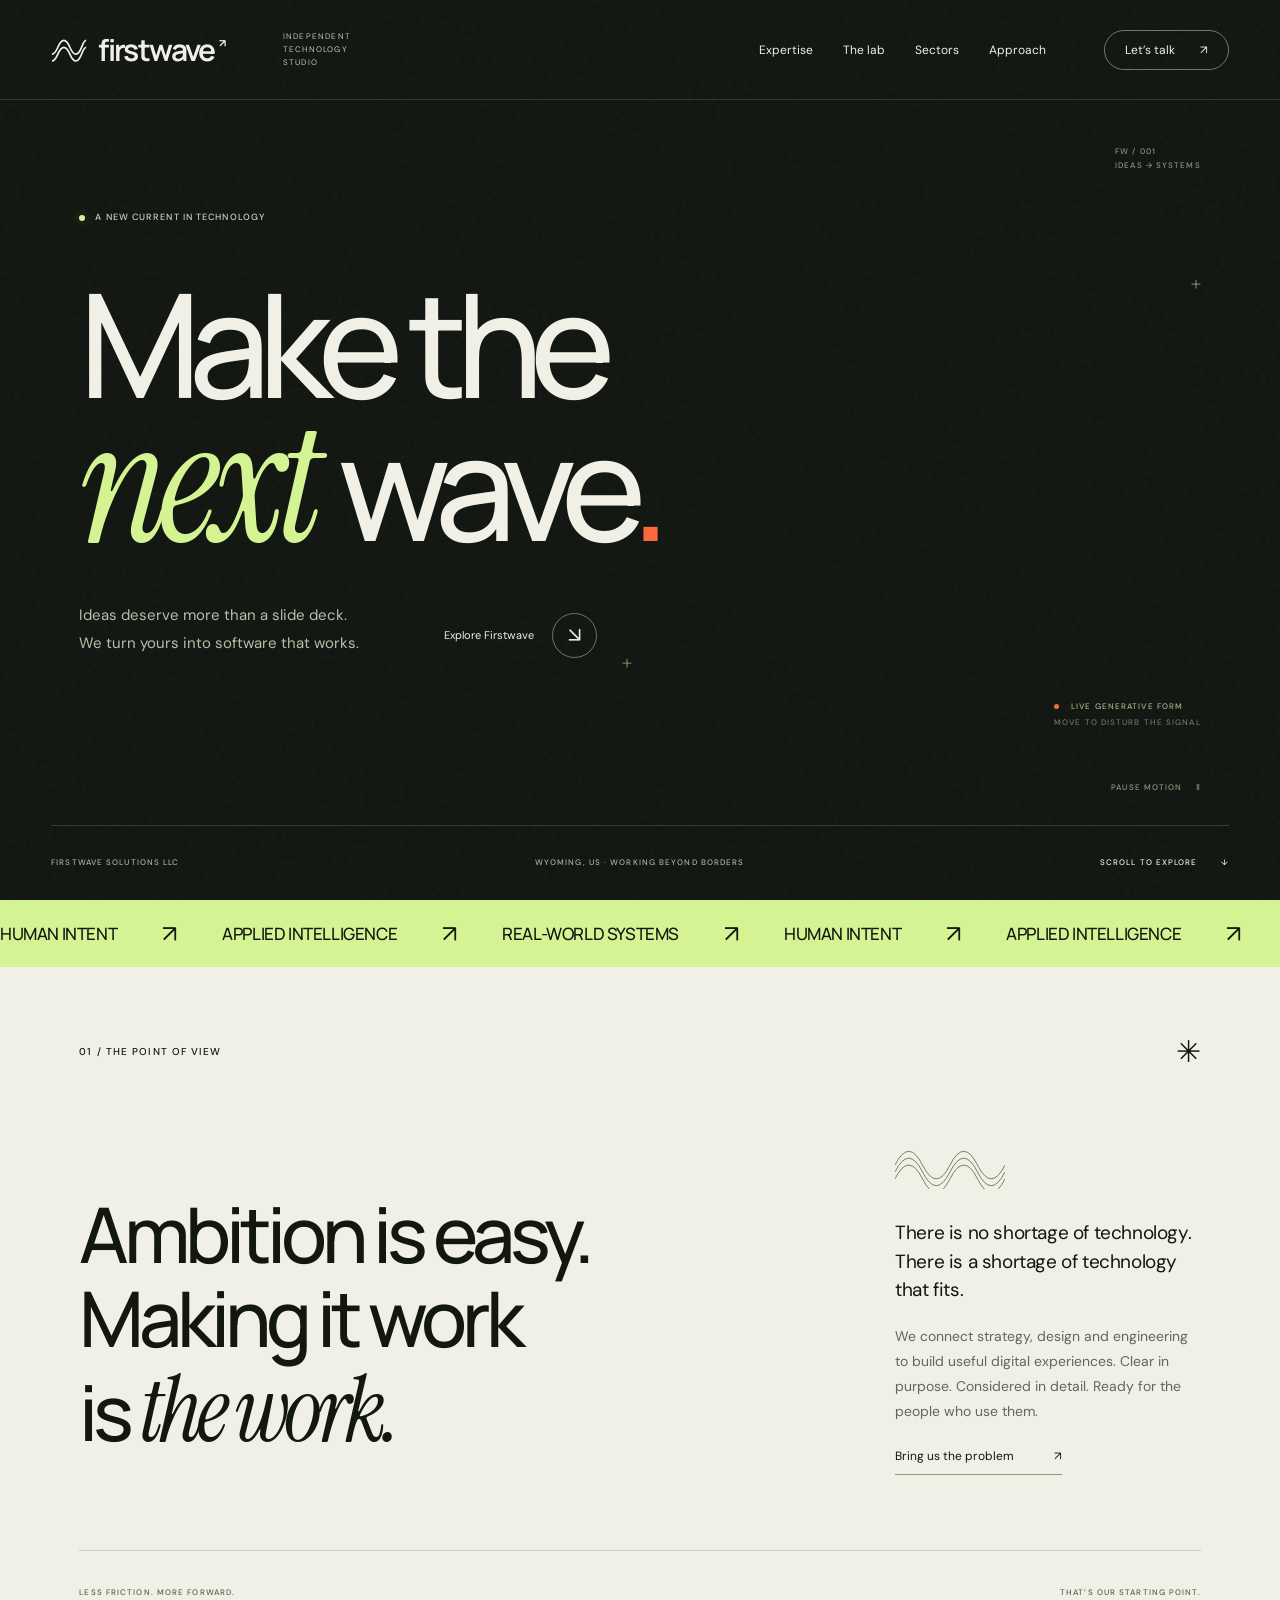
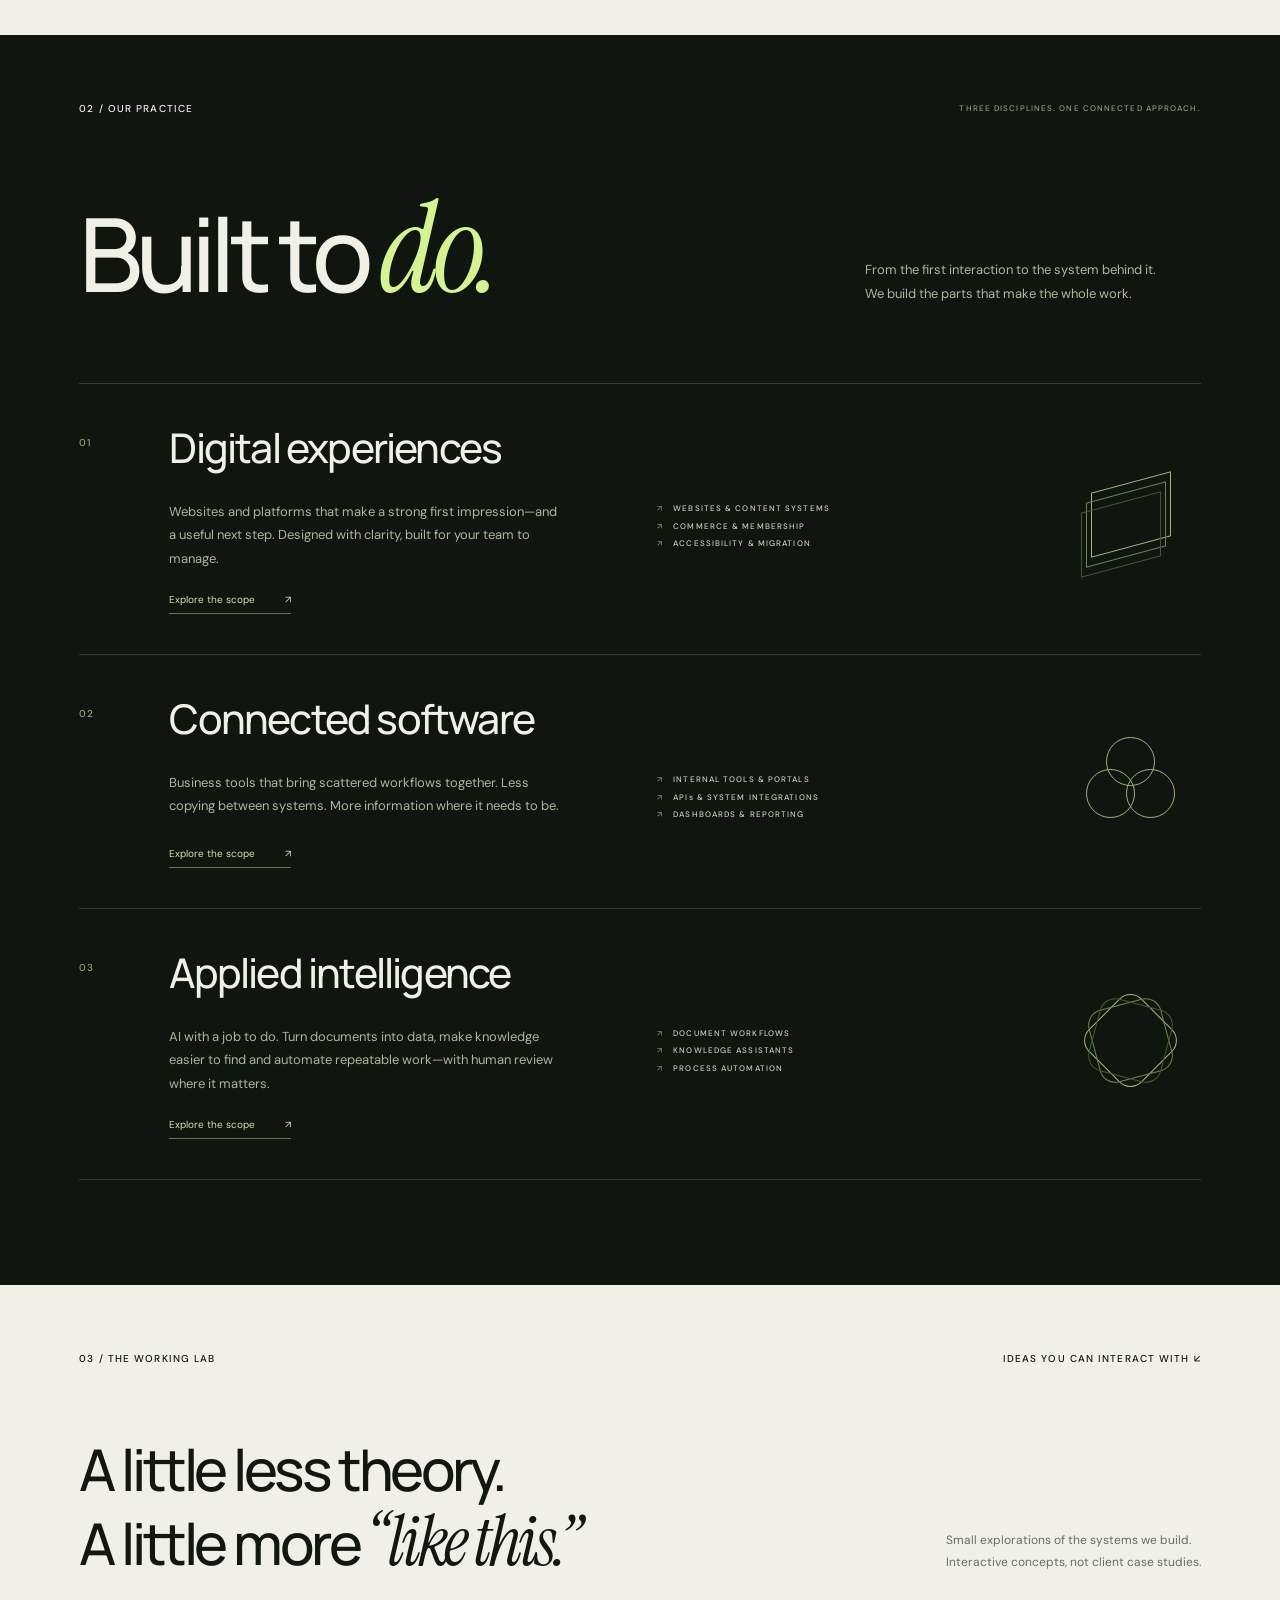
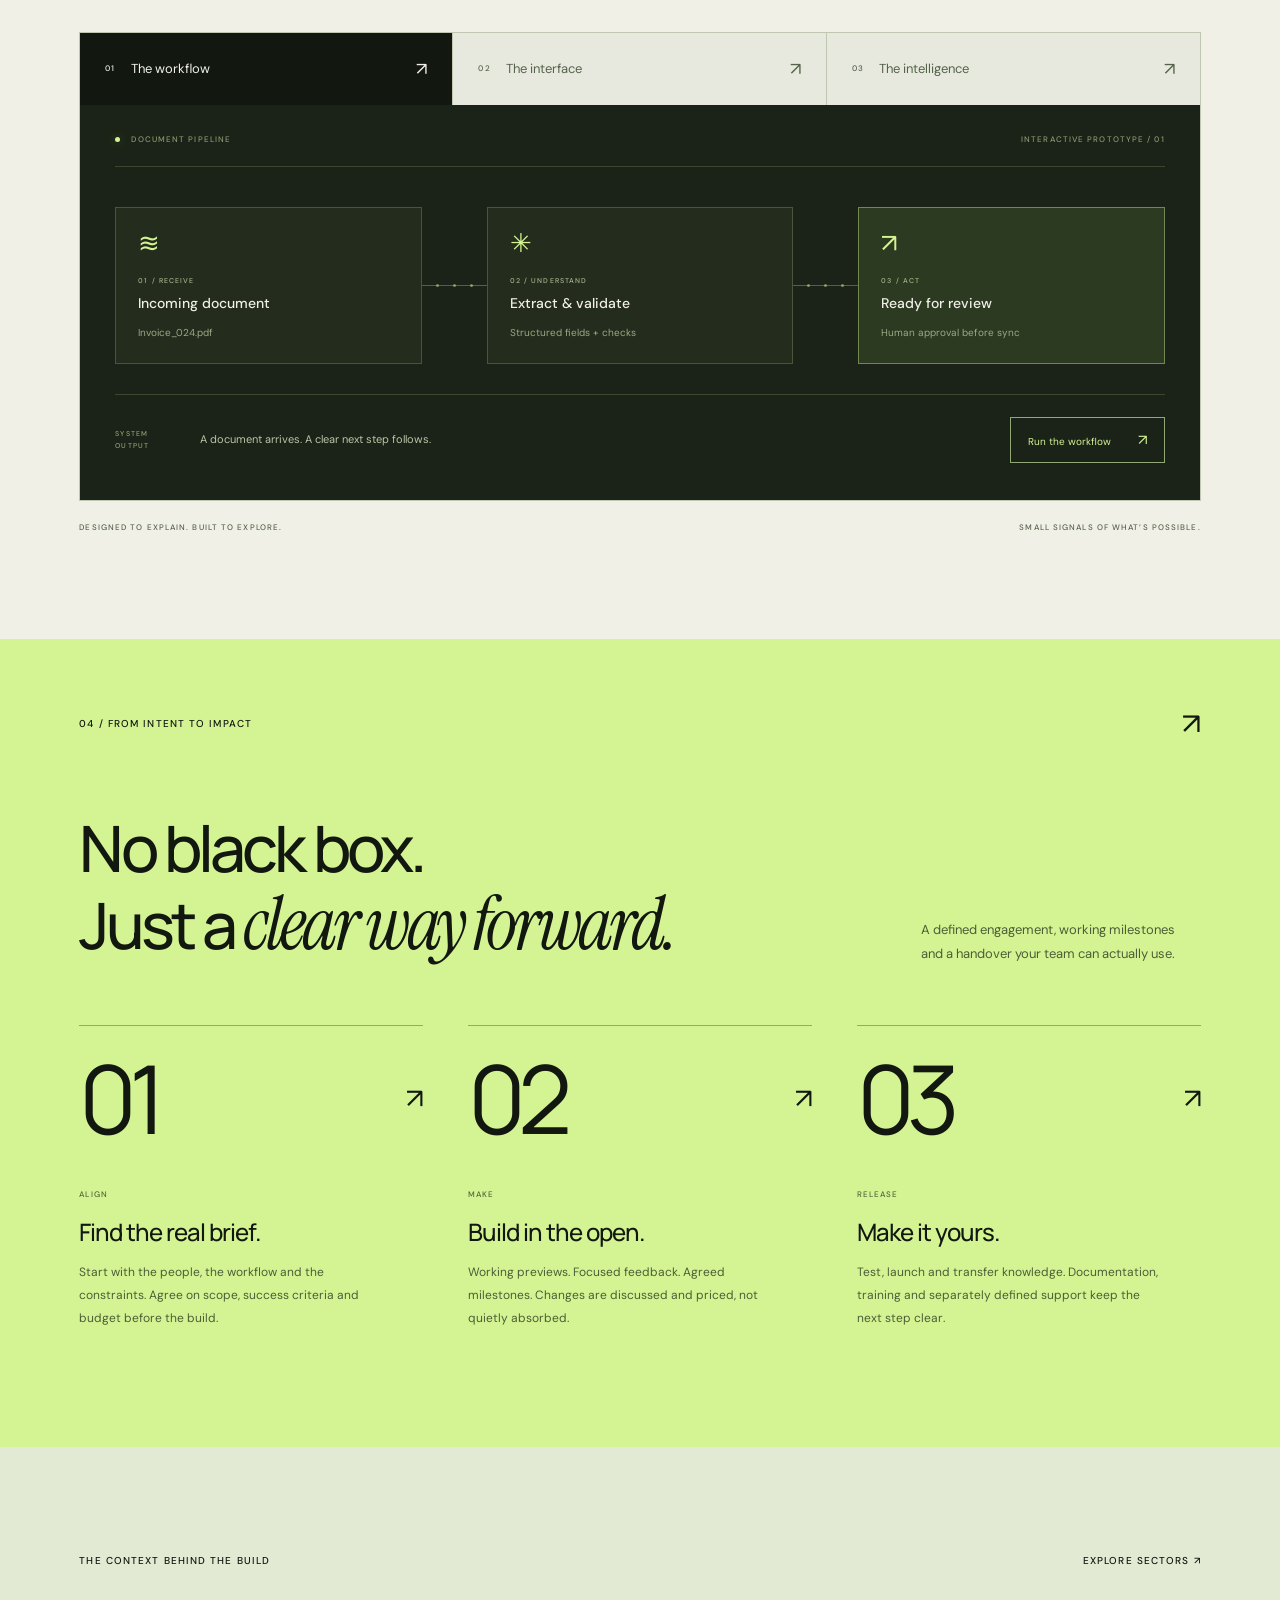
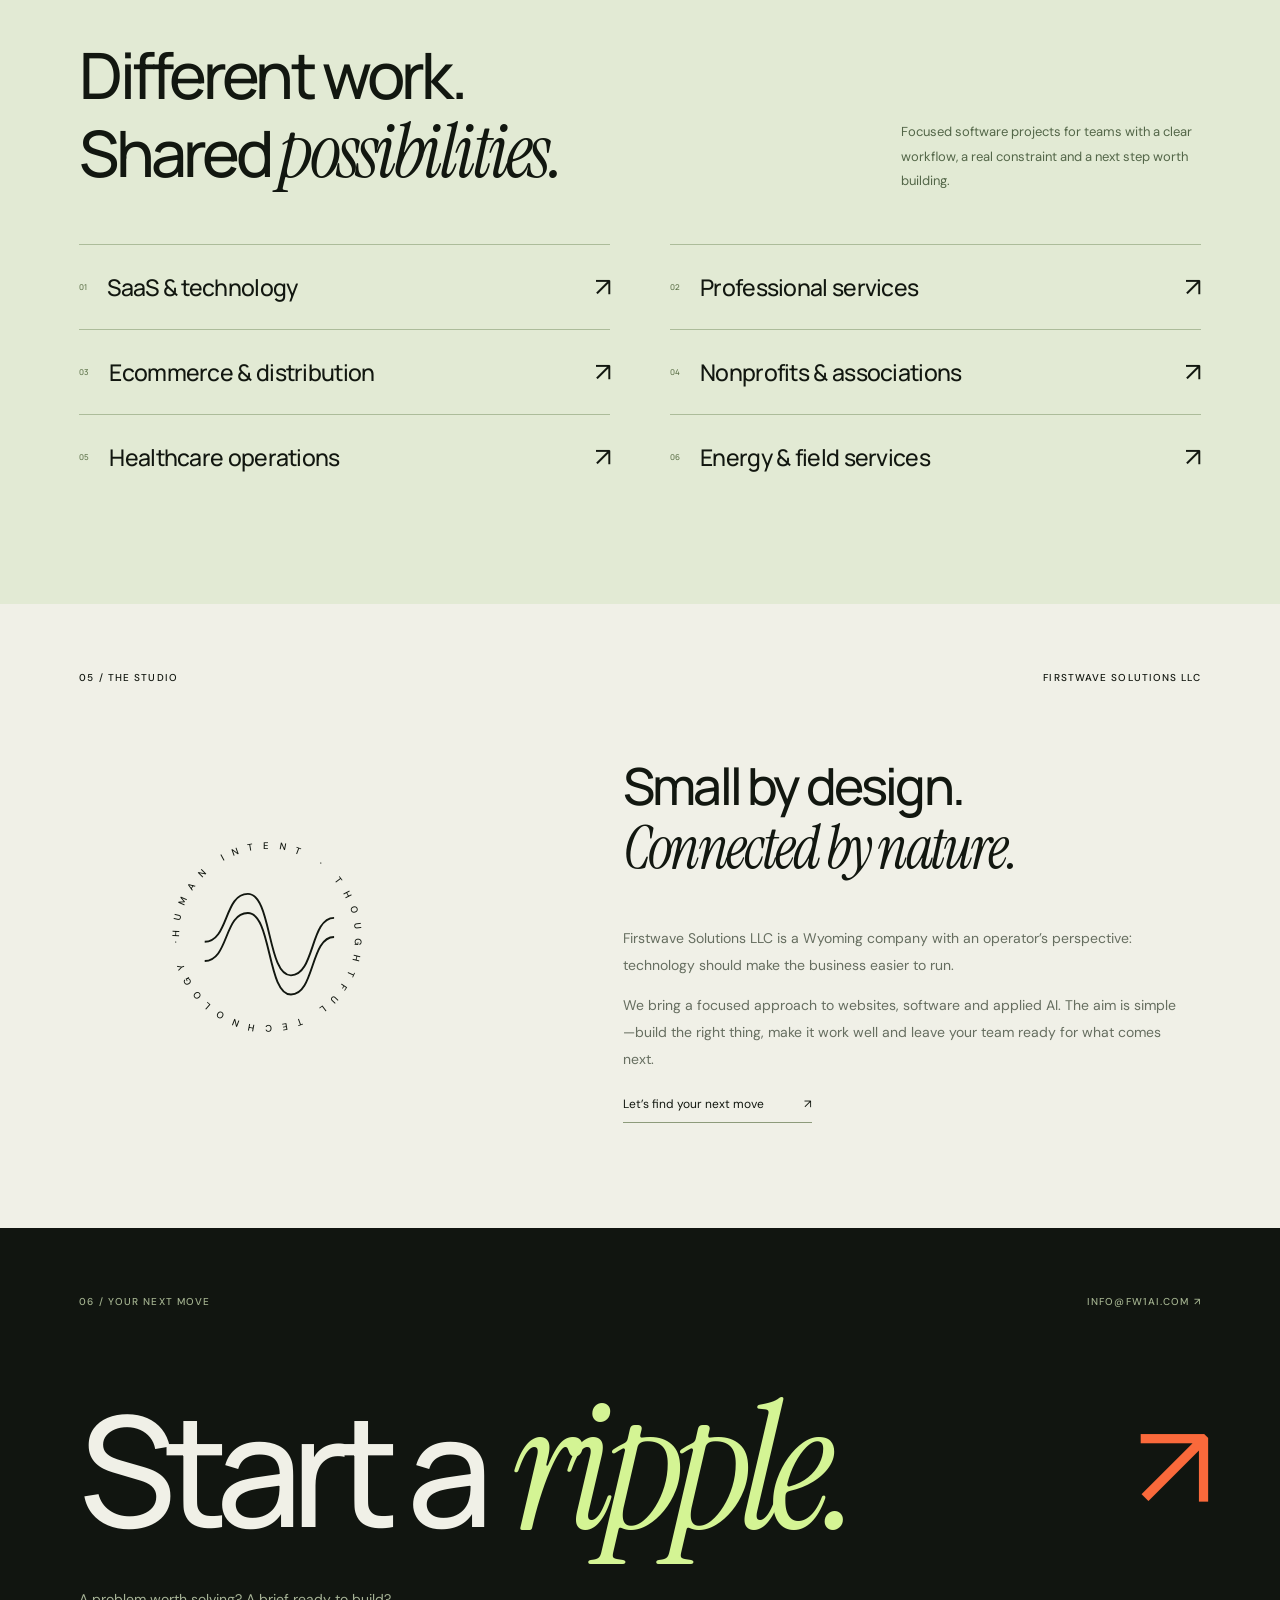
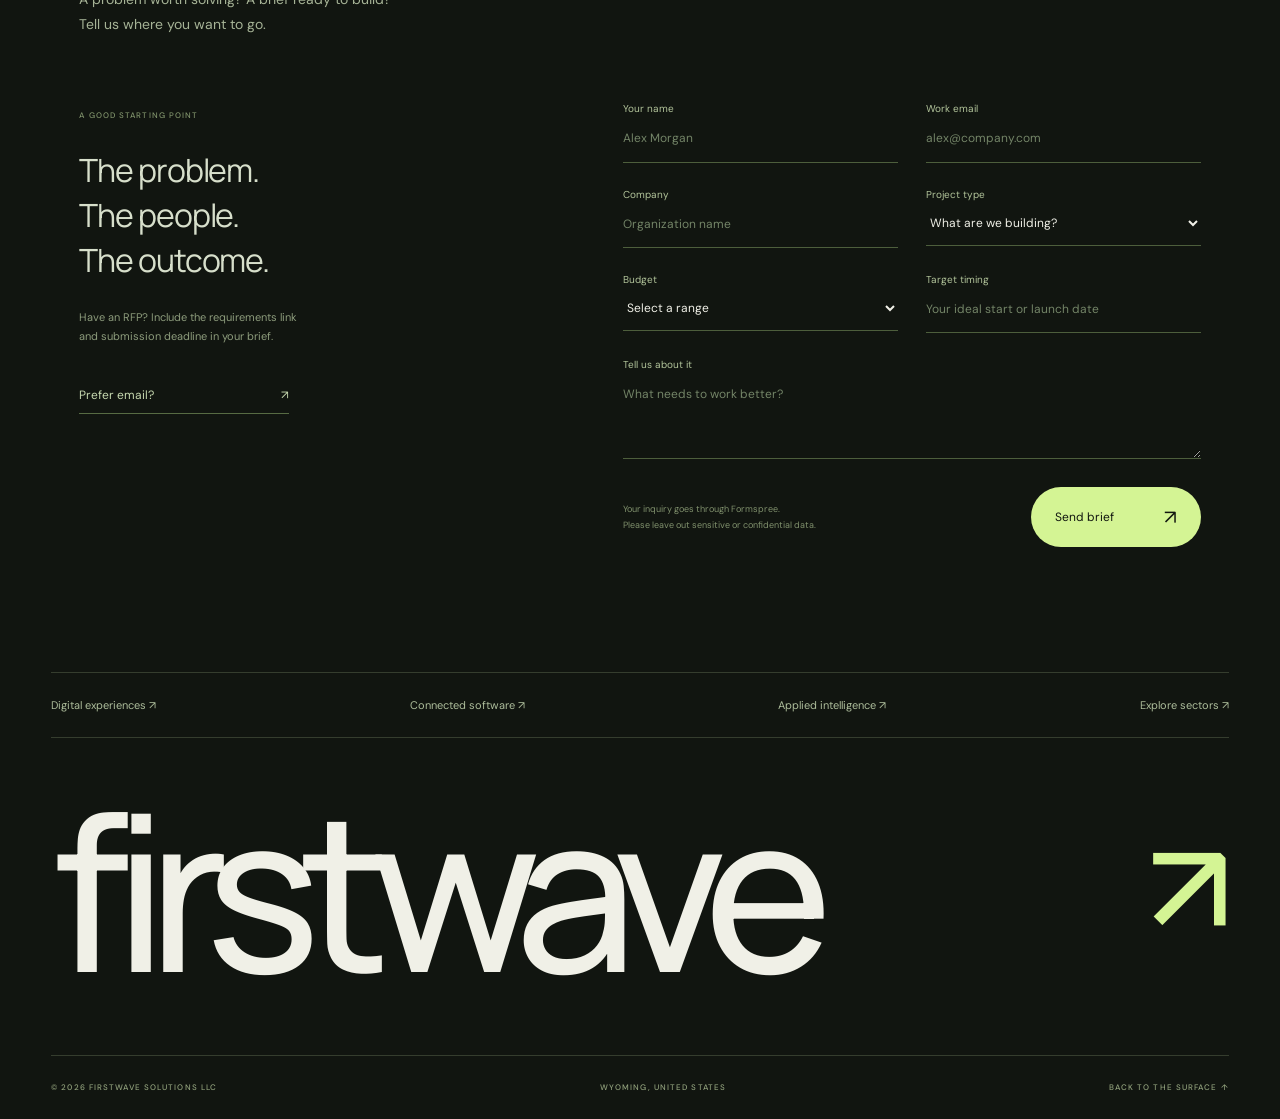
<file: index.html>
<!doctype html>
<html lang="en">
<head>
<meta charset="utf-8"><meta name="viewport" content="width=device-width, initial-scale=1">
<title>Firstwave — Ideas into working systems.</title>
<meta name="description" content="Firstwave Solutions LLC is an independent technology studio. Websites, business software and applied AI, from a clear brief to a considered launch.">
<meta name="theme-color" content="#111510"><meta property="og:title" content="Firstwave — Ideas into working systems."><meta property="og:description" content="An independent technology studio. We make the next wave work."><link rel="canonical" href="https://fw1ai.com/"><link rel="icon" href="favicon.svg" type="image/svg+xml">
<link rel="preconnect" href="https://fonts.googleapis.com"><link rel="preconnect" href="https://fonts.gstatic.com" crossorigin><link href="https://fonts.googleapis.com/css2?family=DM+Sans:wght@400;450;500;550;600;650;700&family=Instrument+Serif:ital@0;1&family=Manrope:wght@400;450;500;550;600;650;700;800&display=swap" rel="stylesheet"><link rel="stylesheet" href="styles.css"><link rel="stylesheet" href="details.css"><script src="script.js" defer></script>
</head>
<body>
<a class="skip" href="#main">Skip to content</a>
<header class="site-header"><a class="wordmark" href="#home" aria-label="Firstwave home"><svg viewBox="0 0 42 30" aria-hidden="true"><path d="M1 20C8 20 8 4 15 4s7 16 14 16S36 4 41 4M1 28C8 28 8 12 15 12s7 16 14 16 7-16 12-16"/></svg><span>firstwave<span class="brand-period">↗</span></span></a><span class="header-descriptor">INDEPENDENT TECHNOLOGY STUDIO</span><nav aria-label="Main navigation" id="navigation"><a href="#expertise">Expertise</a><a href="#lab">The lab</a><a href="/markets/">Sectors</a><a href="#approach">Approach</a><a href="#contact" class="header-contact">Let’s talk <span>↗</span></a></nav><button class="menu-toggle" aria-expanded="false" aria-controls="navigation" aria-label="Open navigation"><span></span><span></span></button></header>
<main id="main">
<section id="home" class="hero dark"><div class="hero-coordinate mono" aria-hidden="true">FW / 001<br>IDEAS → SYSTEMS</div><div class="orbital"><canvas id="waveCanvas" aria-hidden="true"></canvas><div class="orbital-cross cross-one" aria-hidden="true">+</div><div class="orbital-cross cross-two" aria-hidden="true">+</div></div><div class="hero-content"><div class="eyebrow hero-eyebrow"><span class="status-dot"></span> A NEW CURRENT IN TECHNOLOGY</div><h1><span class="hero-line">Make the</span><span class="hero-line"><i>next</i> wave<span class="hero-period">.</span></span></h1><div class="hero-bottom-copy"><p>Ideas deserve more than a slide deck.<br>We turn yours into software that works.</p><a class="round-link" href="#expertise"><span>Explore Firstwave</span><span class="circle-arrow">↘</span></a></div></div><div class="wave-caption mono"><span class="signal-mark"></span> LIVE GENERATIVE FORM<br><span>MOVE TO DISTURB THE SIGNAL</span></div><div class="hero-footer mono"><span>FIRSTWAVE SOLUTIONS LLC</span><span>WYOMING, US · WORKING BEYOND BORDERS</span><a href="#manifesto">SCROLL TO EXPLORE <span>↓</span></a></div><button class="motion-toggle mono" aria-pressed="false">Pause motion <span>Ⅱ</span></button></section>
<div class="ticker" aria-hidden="true"><div class="ticker-track"><span>HUMAN INTENT</span><b>↗</b><span>APPLIED INTELLIGENCE</span><b>↗</b><span>REAL-WORLD SYSTEMS</span><b>↗</b><span>HUMAN INTENT</span><b>↗</b><span>APPLIED INTELLIGENCE</span><b>↗</b><span>REAL-WORLD SYSTEMS</span><b>↗</b></div></div>
<section id="manifesto" class="manifesto light section"><div class="section-kicker"><span class="mono">01 / THE POINT OF VIEW</span><span class="tiny-symbol" aria-hidden="true">✳</span></div><div class="manifesto-main"><h2 class="reveal">Ambition is easy.<br>Making it work<br>is <i>the work.</i></h2><div class="manifesto-aside reveal"><div class="small-wave" aria-hidden="true"><svg viewBox="0 0 160 70"><path d="M0 35Q20-5 40 35T80 35T120 35T160 35M0 45Q20 5 40 45T80 45T120 45T160 45M0 55Q20 15 40 55T80 55T120 55T160 55"/></svg></div><p>There is no shortage of technology. There is a shortage of technology that fits.</p><p>We connect strategy, design and engineering to build useful digital experiences. Clear in purpose. Considered in detail. Ready for the people who use them.</p><a class="underline-link" href="#contact">Bring us the problem <span>↗</span></a></div></div><div class="manifesto-foot mono"><span>LESS FRICTION. MORE FORWARD.</span><span>THAT’S OUR STARTING POINT.</span></div></section>
<section id="expertise" class="expertise dark section"><div class="section-kicker"><span class="mono">02 / OUR PRACTICE</span><span class="mono muted">THREE DISCIPLINES. ONE CONNECTED APPROACH.</span></div><div class="expertise-heading reveal"><h2>Built to <i>do.</i></h2><p>From the first interaction to the system behind it.<br>We build the parts that make the whole work.</p></div><div class="services"><article class="service reveal"><span class="service-index mono">01</span><div class="service-body"><h3><a href="/services/websites/">Digital experiences</a><span>↗</span></h3><div class="service-details"><p>Websites and platforms that make a strong first impression—and a useful next step. Designed with clarity, built for your team to manage.</p><ul class="mono"><li>WEBSITES & CONTENT SYSTEMS</li><li>COMMERCE & MEMBERSHIP</li><li>ACCESSIBILITY & MIGRATION</li></ul></div><a class="service-detail-link" href="/services/websites/">Explore the scope <span>↗</span></a></div><div class="service-glyph glyph-web" aria-hidden="true"><span></span><span></span><span></span></div></article><article class="service reveal"><span class="service-index mono">02</span><div class="service-body"><h3><a href="/services/software-integrations/">Connected software</a><span>↗</span></h3><div class="service-details"><p>Business tools that bring scattered workflows together. Less copying between systems. More information where it needs to be.</p><ul class="mono"><li>INTERNAL TOOLS & PORTALS</li><li>APIs & SYSTEM INTEGRATIONS</li><li>DASHBOARDS & REPORTING</li></ul></div><a class="service-detail-link" href="/services/software-integrations/">Explore the scope <span>↗</span></a></div><div class="service-glyph glyph-connected" aria-hidden="true"><span></span><span></span><span></span></div></article><article class="service reveal"><span class="service-index mono">03</span><div class="service-body"><h3><a href="/services/ai-automation/">Applied intelligence</a><span>↗</span></h3><div class="service-details"><p>AI with a job to do. Turn documents into data, make knowledge easier to find and automate repeatable work—with human review where it matters.</p><ul class="mono"><li>DOCUMENT WORKFLOWS</li><li>KNOWLEDGE ASSISTANTS</li><li>PROCESS AUTOMATION</li></ul></div><a class="service-detail-link" href="/services/ai-automation/">Explore the scope <span>↗</span></a></div><div class="service-glyph glyph-ai" aria-hidden="true"><span></span><span></span><span></span></div></article></div></section>
<section id="lab" class="lab light section"><div class="section-kicker"><span class="mono">03 / THE WORKING LAB</span><span class="mono">IDEAS YOU CAN INTERACT WITH ↙</span></div><div class="lab-heading reveal"><h2>A little less theory.<br>A little more <i>“like this.”</i></h2><p>Small explorations of the systems we build.<br>Interactive concepts, not client case studies.</p></div><div class="lab-console reveal"><div class="lab-tabs" role="tablist" aria-label="Interactive system concepts"><button id="tab-flow" role="tab" aria-controls="panel-flow" aria-selected="true" tabindex="0" data-demo="flow"><span class="mono">01</span> The workflow <span>↗</span></button><button id="tab-interface" role="tab" aria-controls="panel-interface" aria-selected="false" tabindex="-1" data-demo="interface"><span class="mono">02</span> The interface <span>↗</span></button><button id="tab-knowledge" role="tab" aria-controls="panel-knowledge" aria-selected="false" tabindex="-1" data-demo="knowledge"><span class="mono">03</span> The intelligence <span>↗</span></button></div><div class="demo-stage"><section id="panel-flow" class="demo-panel" role="tabpanel" aria-labelledby="tab-flow"><div class="demo-toolbar mono"><span><span class="status-dot"></span> DOCUMENT PIPELINE</span><span>INTERACTIVE PROTOTYPE / 01</span></div><div class="pipeline"><div class="pipeline-node"><span class="node-icon">≋</span><span class="mono">01 / RECEIVE</span><strong>Incoming document</strong><small>Invoice_024.pdf</small></div><div class="connector"><span></span><span></span><span></span></div><div class="pipeline-node"><span class="node-icon">✳</span><span class="mono">02 / UNDERSTAND</span><strong>Extract & validate</strong><small>Structured fields + checks</small></div><div class="connector"><span></span><span></span><span></span></div><div class="pipeline-node final-node"><span class="node-icon">↗</span><span class="mono">03 / ACT</span><strong>Ready for review</strong><small>Human approval before sync</small></div></div><div class="pipeline-output"><span class="mono">SYSTEM OUTPUT</span><div id="flowOutput" aria-live="polite">A document arrives. A clear next step follows.</div><button class="demo-button" id="runFlow">Run the workflow <span>↗</span></button></div></section><section id="panel-interface" class="demo-panel" role="tabpanel" aria-labelledby="tab-interface" hidden><div class="demo-toolbar mono"><span><span class="status-dot"></span> OPERATIONS / CONTROL ROOM</span><span>SAMPLE DATA / 02</span></div><div class="dashboard-demo"><div class="dashboard-title"><div><span class="mono">YOUR WORK, IN VIEW</span><h3>A calmer kind of overview.</h3></div><label class="mono">VIEW<select id="dashboardRange"><option value="week">THIS WEEK</option><option value="month">THIS MONTH</option></select></label></div><div class="dashboard-metrics"><div><span class="mono">COMPLETED</span><strong id="metricComplete">128</strong><small>Tasks brought across the line</small></div><div><span class="mono">AWAITING REVIEW</span><strong id="metricReview">12</strong><small>Human decisions, clearly queued</small></div><div class="chart-box"><div class="demo-chart" aria-label="Illustrative activity chart"><i style="--bar:35%"></i><i style="--bar:55%"></i><i style="--bar:45%"></i><i style="--bar:80%"></i><i style="--bar:60%"></i><i style="--bar:92%"></i><i style="--bar:72%"></i></div><span class="mono">ACTIVITY / SAMPLE DATA</span></div></div></div><div class="demo-foot mono">CHANGE THE VIEW TO EXPLORE THE INTERFACE <span>ALL VALUES ARE ILLUSTRATIVE</span></div></section><section id="panel-knowledge" class="demo-panel" role="tabpanel" aria-labelledby="tab-knowledge" hidden><div class="demo-toolbar mono"><span><span class="status-dot"></span> KNOWLEDGE / FIND THE SIGNAL</span><span>SCRIPTED DEMONSTRATION / 03</span></div><div class="knowledge-demo"><div><span class="mono">A QUESTION. A USEFUL START.</span><h3>Less searching.<br>More knowing where to look.</h3><p>Choose a question to see how a grounded assistant could surface an answer with a source.</p><div class="question-buttons"><button data-question="handover" aria-pressed="false">What happens at handover? ↗</button><button data-question="scope" aria-pressed="false">How do scope changes work? ↗</button></div></div><div class="answer-box"><span class="mono">FIRSTWAVE / KNOWLEDGE CONCEPT</span><p id="knowledgeAnswer" aria-live="polite">Good answers begin with the right context. Select a question to explore.</p><span class="source-label mono" id="knowledgeSource">NO LIVE AI REQUESTS · NO DATA LEAVES THIS DEMO</span></div></div></section></div></div><div class="lab-caption mono"><span>DESIGNED TO EXPLAIN. BUILT TO EXPLORE.</span><span>SMALL SIGNALS OF WHAT’S POSSIBLE.</span></div></section>
<section id="approach" class="approach section"><div class="section-kicker"><span class="mono">04 / FROM INTENT TO IMPACT</span><span class="tiny-symbol" aria-hidden="true">↗</span></div><div class="approach-heading reveal"><h2>No black box.<br>Just a <i>clear way forward.</i></h2><p>A defined engagement, working milestones and a handover your team can actually use.</p></div><div class="process-grid"><article class="process-step reveal"><div class="step-number">01<span>↗</span></div><span class="mono">ALIGN</span><h3>Find the real brief.</h3><p>Start with the people, the workflow and the constraints. Agree on scope, success criteria and budget before the build.</p></article><article class="process-step reveal"><div class="step-number">02<span>↗</span></div><span class="mono">MAKE</span><h3>Build in the open.</h3><p>Working previews. Focused feedback. Agreed milestones. Changes are discussed and priced, not quietly absorbed.</p></article><article class="process-step reveal"><div class="step-number">03<span>↗</span></div><span class="mono">RELEASE</span><h3>Make it yours.</h3><p>Test, launch and transfer knowledge. Documentation, training and separately defined support keep the next step clear.</p></article></div></section>
<section class="homepage-sectors section"><div class="section-kicker"><span class="mono">THE CONTEXT BEHIND THE BUILD</span><a class="mono" href="/markets/">EXPLORE SECTORS ↗</a></div><div class="homepage-sectors-heading reveal"><h2>Different work.<br>Shared <i>possibilities.</i></h2><p>Focused software projects for teams with a clear workflow, a real constraint and a next step worth building.</p></div><div class="sector-links reveal"><a href="/markets/saas/"><span class="mono">01</span>SaaS & technology<span>↗</span></a><a href="/markets/professional-services/"><span class="mono">02</span>Professional services<span>↗</span></a><a href="/markets/ecommerce/"><span class="mono">03</span>Ecommerce & distribution<span>↗</span></a><a href="/markets/nonprofits/"><span class="mono">04</span>Nonprofits & associations<span>↗</span></a><a href="/markets/healthcare/"><span class="mono">05</span>Healthcare operations<span>↗</span></a><a href="/markets/energy/"><span class="mono">06</span>Energy & field services<span>↗</span></a></div></section><section class="studio light section"><div class="section-kicker"><span class="mono">05 / THE STUDIO</span><span class="mono">FIRSTWAVE SOLUTIONS LLC</span></div><div class="studio-main"><div class="studio-stamp reveal" aria-hidden="true"><svg viewBox="0 0 240 240"><defs><path id="circleText" d="M120,120m-92,0a92,92 0 1,1 184,0a92,92 0 1,1 -184,0"/></defs><text><textPath href="#circleText" textLength="575">HUMAN INTENT · THOUGHTFUL TECHNOLOGY · </textPath></text><path class="stamp-wave" d="M55 125C80 125 75 75 100 75s20 85 45 85 20-60 45-60M55 145C80 145 75 95 100 95s20 85 45 85 20-60 45-60"/></svg></div><div class="reveal"><h2>Small by design.<br><i>Connected by nature.</i></h2><p>Firstwave Solutions LLC is a Wyoming company with an operator’s perspective: technology should make the business easier to run.</p><p>We bring a focused approach to websites, software and applied AI. The aim is simple—build the right thing, make it work well and leave your team ready for what comes next.</p><a class="underline-link" href="#contact">Let’s find your next move <span>↗</span></a></div></div></section>
<section id="contact" class="contact dark section"><div class="section-kicker"><span class="mono">06 / YOUR NEXT MOVE</span><a class="mono" href="mailto:info@fw1ai.com">INFO@FW1AI.COM ↗</a></div><div class="contact-heading reveal"><h2>Start a <i>ripple.</i><span>↗</span></h2><p>A problem worth solving? A brief ready to build?<br>Tell us where you want to go.</p></div><div class="contact-body"><div class="contact-note"><span class="mono">A GOOD STARTING POINT</span><p>The problem.<br>The people.<br>The outcome.</p><small>Have an RFP? Include the requirements link and submission deadline in your brief.</small><a href="mailto:info@fw1ai.com" class="underline-link">Prefer email? <span>↗</span></a></div><form id="contactForm" action="https://formspree.io/f/mwpqonzw" method="post"><p class="inquiry-context" id="inquiryContext" hidden></p><div class="form-row"><label>Your name<input name="name" autocomplete="name" placeholder="Alex Morgan" required></label><label>Work email<input name="email" type="email" autocomplete="email" placeholder="alex@company.com" required></label></div><div class="form-row"><label>Company<input name="company" autocomplete="organization" placeholder="Organization name"></label><label>Project type<select name="project_type" required><option value="">What are we building?</option><option>Website or digital platform</option><option>Business software or integration</option><option>AI or automation</option><option>RFP / other project</option></select></label></div><div class="form-row"><label>Budget<select name="budget"><option value="">Select a range</option><option>Under $5,000</option><option>$5,000–$15,000</option><option>$15,000–$30,000</option><option>$30,000+</option><option>To be defined</option></select></label><label>Target timing<input name="timeline" placeholder="Your ideal start or launch date"></label></div><label>Tell us about it<textarea name="message" rows="3" placeholder="What needs to work better?" required></textarea></label><input class="honey" name="_gotcha" tabindex="-1" autocomplete="off" aria-hidden="true"><div class="form-bottom"><p>Your inquiry goes through Formspree.<br>Please leave out sensitive or confidential data.</p><button class="send-button" type="submit">Send brief <span>↗</span></button></div><p id="formStatus" role="status" aria-live="polite"></p></form></div></section>
</main><footer class="dark"><div class="detail-footer-links"><a href="/services/websites/">Digital experiences ↗</a><a href="/services/software-integrations/">Connected software ↗</a><a href="/services/ai-automation/">Applied intelligence ↗</a><a href="/markets/">Explore sectors ↗</a></div><a class="footer-wordmark" href="#home" aria-label="Firstwave home">firstwave<span>↗</span></a><div class="footer-bottom mono"><span>© <span id="year">2026</span> FIRSTWAVE SOLUTIONS LLC</span><span>WYOMING, UNITED STATES</span><a href="#home">BACK TO THE SURFACE ↑</a></div></footer>
</body></html>
</file>
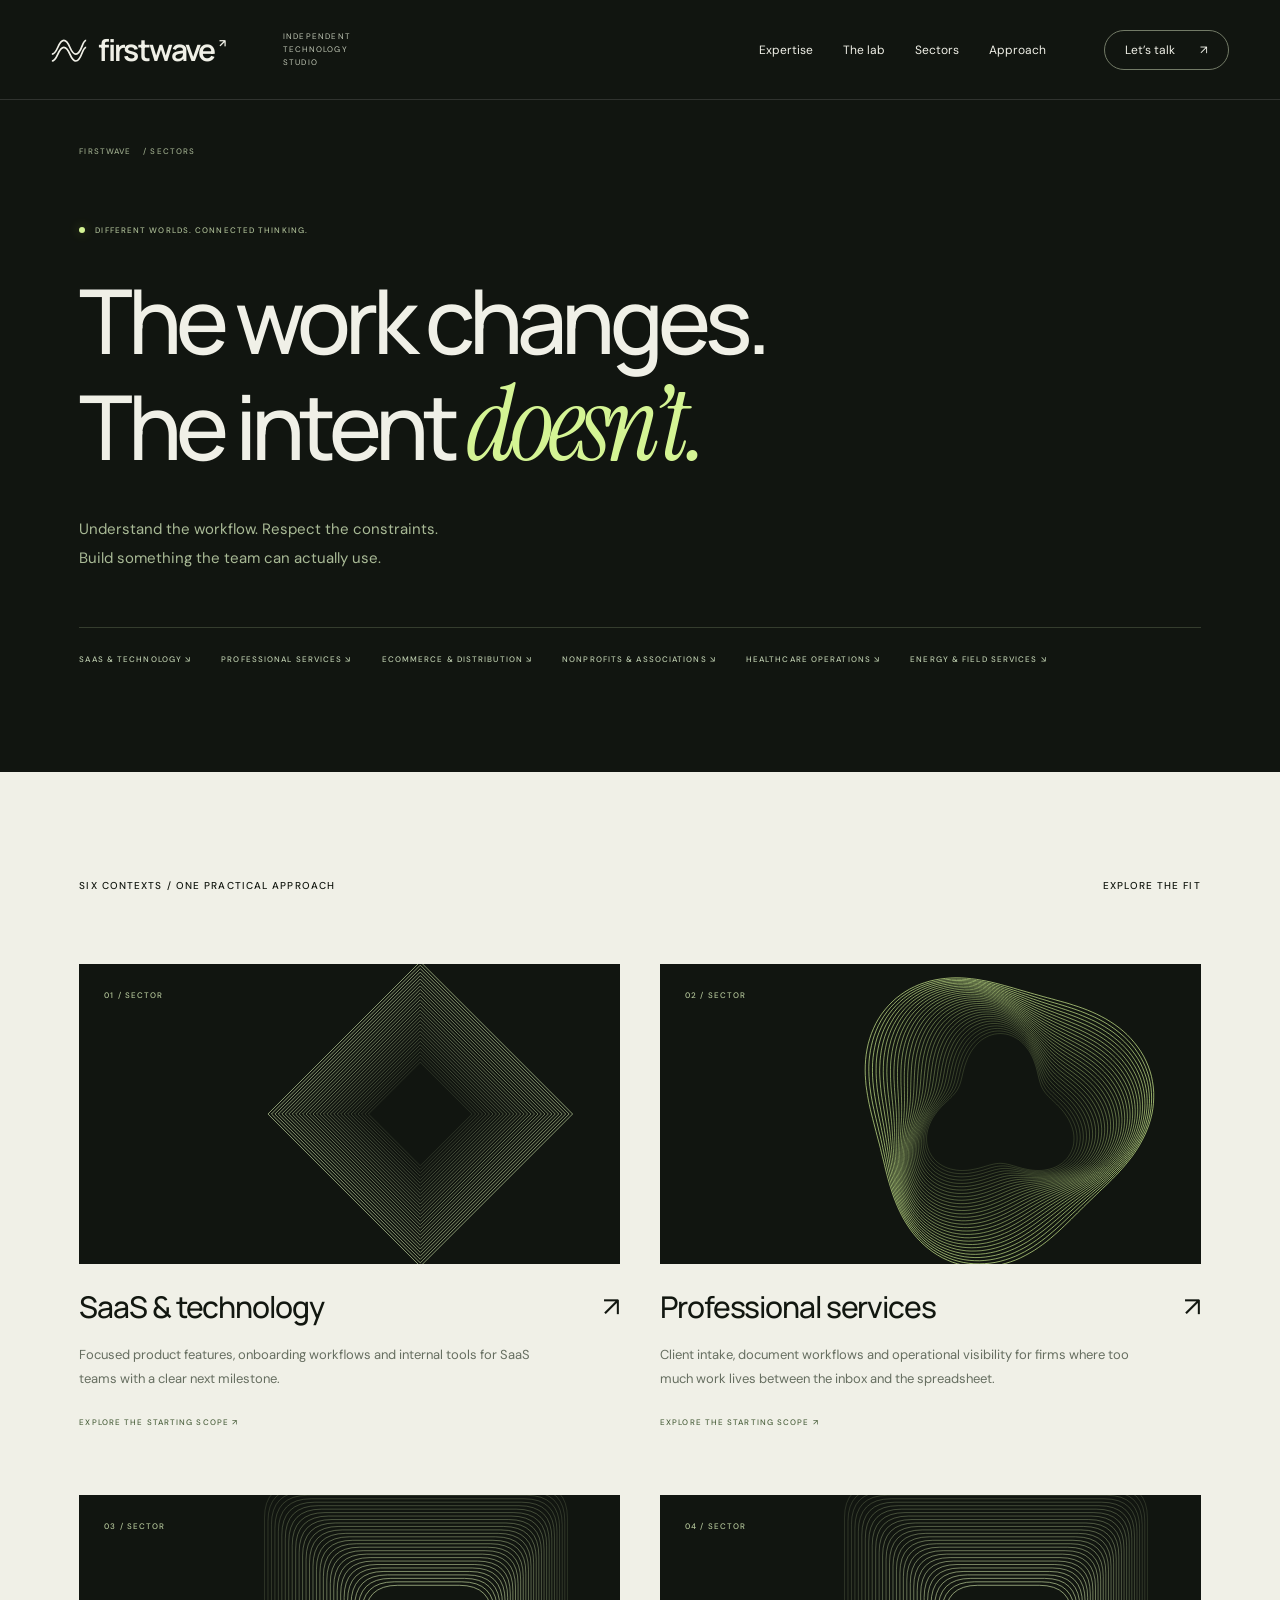
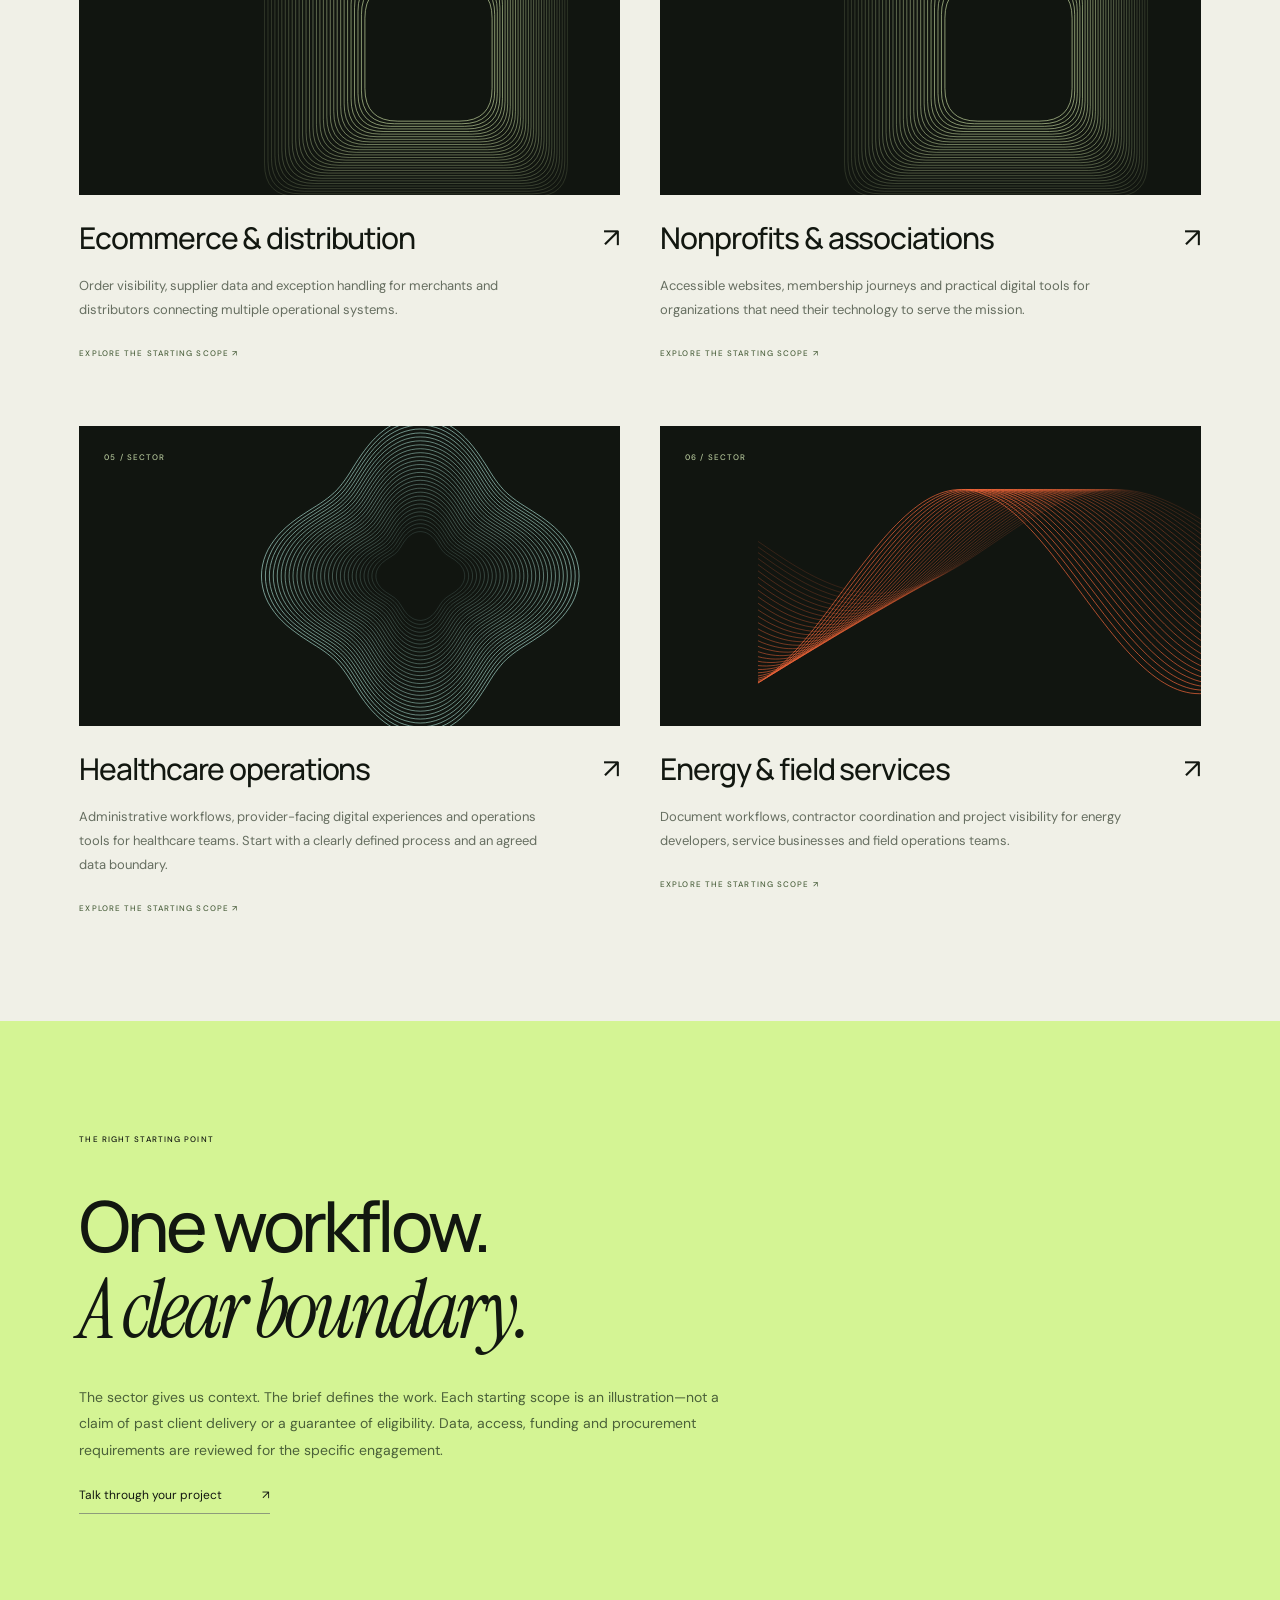
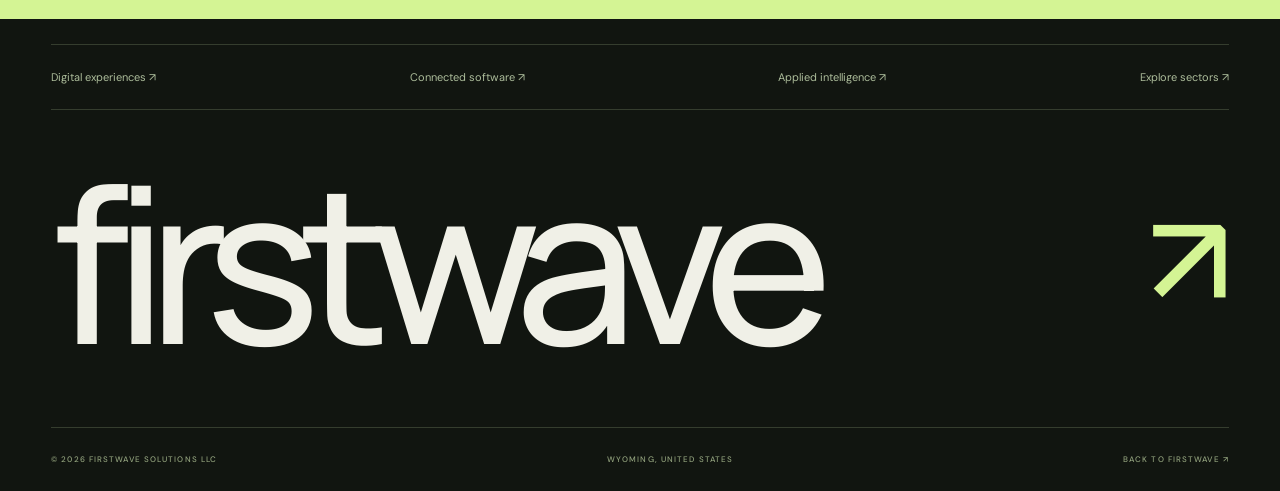
<file: markets/index.html>
<!doctype html><html lang="en"><head><meta charset="utf-8"><meta name="viewport" content="width=device-width,initial-scale=1"><title>Sectors — Firstwave</title><meta name="description" content="Focused software projects for SaaS, professional services, ecommerce, nonprofits, healthcare and energy teams."><meta name="theme-color" content="#111510"><meta property="og:title" content="Sectors — Firstwave"><meta property="og:description" content="Focused software projects for SaaS, professional services, ecommerce, nonprofits, healthcare and energy teams."><link rel="canonical" href="https://fw1ai.com/markets/"><link rel="icon" href="/favicon.svg" type="image/svg+xml"><link rel="preconnect" href="https://fonts.googleapis.com"><link rel="preconnect" href="https://fonts.gstatic.com" crossorigin><link href="https://fonts.googleapis.com/css2?family=DM+Sans:wght@400;450;500;550;600;650;700&family=Instrument+Serif:ital@0;1&family=Manrope:wght@400;450;500;550;600;650;700;800&display=swap" rel="stylesheet"><link rel="stylesheet" href="/styles.css"><link rel="stylesheet" href="/details.css"><script src="/details.js" defer></script></head><body class="detail-page"><a class="skip" href="#main">Skip to content</a><header class="site-header"><a class="wordmark" href="/#home" aria-label="Firstwave home"><svg viewBox="0 0 42 30" aria-hidden="true"><path d="M1 20C8 20 8 4 15 4s7 16 14 16S36 4 41 4M1 28C8 28 8 12 15 12s7 16 14 16 7-16 12-16"/></svg><span>firstwave<span class="brand-period">↗</span></span></a><span class="header-descriptor">INDEPENDENT TECHNOLOGY STUDIO</span><nav aria-label="Main navigation" id="navigation"><a href="/#expertise">Expertise</a><a href="/#lab">The lab</a><a href="/markets/">Sectors</a><a href="/#approach">Approach</a><a href="/#contact" class="header-contact">Let’s talk <span>↗</span></a></nav><button class="menu-toggle" aria-expanded="false" aria-controls="navigation" aria-label="Open navigation"><span></span><span></span></button></header><main id="main"><section class="markets-hero dark section"><div class="detail-breadcrumb mono"><a href="/">FIRSTWAVE</a><span>/ SECTORS</span></div><p class="eyebrow"><span class="status-dot"></span> DIFFERENT WORLDS. CONNECTED THINKING.</p><h1>The work changes.<br>The intent <i>doesn’t.</i></h1><p>Understand the workflow. Respect the constraints.<br>Build something the team can actually use.</p><div class="markets-index mono"><a href="#saas">SAAS & TECHNOLOGY ↘</a> <a href="#professional-services">PROFESSIONAL SERVICES ↘</a> <a href="#ecommerce">ECOMMERCE & DISTRIBUTION ↘</a> <a href="#nonprofits">NONPROFITS & ASSOCIATIONS ↘</a> <a href="#healthcare">HEALTHCARE OPERATIONS ↘</a> <a href="#energy">ENERGY & FIELD SERVICES ↘</a></div></section><section class="market-grid-section light section"><div class="section-kicker"><span class="mono">SIX CONTEXTS / ONE PRACTICAL APPROACH</span><span class="mono">EXPLORE THE FIT</span></div><div class="market-grid"><a class="market-card reveal" id="saas" href="/markets/saas/"><div class="market-card-art art-software"><svg viewBox="0 0 560 520" fill="none" aria-hidden="true"><path d="M280,200L340,260L280,320L220,260Z" style="--delay:0.00s;opacity:0.18"/><path d="M280,196L344,260L280,324L216,260Z" style="--delay:0.05s;opacity:0.20"/><path d="M280,192L348,260L280,328L212,260Z" style="--delay:0.10s;opacity:0.22"/><path d="M280,188L352,260L280,332L208,260Z" style="--delay:0.15s;opacity:0.24"/><path d="M280,184L356,260L280,336L204,260Z" style="--delay:0.20s;opacity:0.26"/><path d="M280,180L360,260L280,340L200,260Z" style="--delay:0.25s;opacity:0.29"/><path d="M280,176L364,260L280,344L196,260Z" style="--delay:0.30s;opacity:0.31"/><path d="M280,172L368,260L280,348L192,260Z" style="--delay:0.35s;opacity:0.33"/><path d="M280,168L372,260L280,352L188,260Z" style="--delay:0.40s;opacity:0.35"/><path d="M280,164L376,260L280,356L184,260Z" style="--delay:0.45s;opacity:0.37"/><path d="M280,160L380,260L280,360L180,260Z" style="--delay:0.50s;opacity:0.39"/><path d="M280,156L384,260L280,364L176,260Z" style="--delay:0.55s;opacity:0.41"/><path d="M280,152L388,260L280,368L172,260Z" style="--delay:0.60s;opacity:0.43"/><path d="M280,148L392,260L280,372L168,260Z" style="--delay:0.65s;opacity:0.45"/><path d="M280,144L396,260L280,376L164,260Z" style="--delay:0.70s;opacity:0.47"/><path d="M280,140L400,260L280,380L160,260Z" style="--delay:0.75s;opacity:0.49"/><path d="M280,136L404,260L280,384L156,260Z" style="--delay:0.80s;opacity:0.52"/><path d="M280,132L408,260L280,388L152,260Z" style="--delay:0.85s;opacity:0.54"/><path d="M280,128L412,260L280,392L148,260Z" style="--delay:0.90s;opacity:0.56"/><path d="M280,124L416,260L280,396L144,260Z" style="--delay:0.95s;opacity:0.58"/><path d="M280,120L420,260L280,400L140,260Z" style="--delay:1.00s;opacity:0.60"/><path d="M280,116L424,260L280,404L136,260Z" style="--delay:1.05s;opacity:0.62"/><path d="M280,112L428,260L280,408L132,260Z" style="--delay:1.10s;opacity:0.64"/><path d="M280,108L432,260L280,412L128,260Z" style="--delay:1.15s;opacity:0.66"/><path d="M280,104L436,260L280,416L124,260Z" style="--delay:1.20s;opacity:0.68"/><path d="M280,100L440,260L280,420L120,260Z" style="--delay:1.25s;opacity:0.71"/><path d="M280,96L444,260L280,424L116,260Z" style="--delay:1.30s;opacity:0.73"/><path d="M280,92L448,260L280,428L112,260Z" style="--delay:1.35s;opacity:0.75"/><path d="M280,88L452,260L280,432L108,260Z" style="--delay:1.40s;opacity:0.77"/><path d="M280,84L456,260L280,436L104,260Z" style="--delay:1.45s;opacity:0.79"/></svg><span class="mono">01 / SECTOR</span></div><div class="market-card-title"><h2>SaaS &amp; technology</h2><span>↗</span></div><p>Focused product features, onboarding workflows and internal tools for SaaS teams with a clear next milestone.</p><span class="mono">EXPLORE THE STARTING SCOPE ↗</span></a><a class="market-card reveal" id="professional-services" href="/markets/professional-services/"><div class="market-card-art art-intelligence"><svg viewBox="0 0 560 520" fill="none" aria-hidden="true"><path d="M355.0,260.0L356.8,262.7L358.6,265.5L360.1,268.4L361.5,271.5L362.7,274.6L363.7,277.8L364.5,281.1L365.0,284.4L365.2,287.7L365.1,291.0L364.8,294.3L364.2,297.5L363.2,300.6L362.0,303.6L360.5,306.5L358.8,309.2L356.8,311.8L354.5,314.1L352.1,316.3L349.4,318.2L346.6,319.9L343.6,321.4L340.5,322.6L337.3,323.6L334.0,324.3L330.7,324.9L327.4,325.2L324.0,325.3L320.7,325.2L317.5,325.0L314.3,324.6L311.2,324.0L308.2,323.4L305.4,322.8L302.6,322.0L299.9,321.3L297.4,320.5L294.9,319.8L292.6,319.1L290.3,318.5L288.1,318.0L286.1,317.6L284.0,317.3L282.0,317.1L280.0,317.0L278.0,317.1L276.0,317.3L273.9,317.6L271.9,318.0L269.7,318.5L267.4,319.1L265.1,319.8L262.6,320.5L260.1,321.3L257.4,322.0L254.6,322.8L251.8,323.4L248.8,324.0L245.7,324.6L242.5,325.0L239.3,325.2L236.0,325.3L232.6,325.2L229.3,324.9L226.0,324.3L222.7,323.6L219.5,322.6L216.4,321.4L213.4,319.9L210.6,318.2L207.9,316.3L205.5,314.1L203.2,311.8L201.2,309.2L199.5,306.5L198.0,303.6L196.8,300.6L195.8,297.5L195.2,294.3L194.9,291.0L194.8,287.7L195.0,284.4L195.5,281.1L196.3,277.8L197.3,274.6L198.5,271.5L199.9,268.4L201.4,265.5L203.2,262.7L205.0,260.0L206.9,257.4L208.9,255.0L210.9,252.7L213.0,250.6L215.0,248.5L217.0,246.6L218.9,244.8L220.8,243.0L222.5,241.3L224.2,239.7L225.7,238.1L227.1,236.5L228.4,234.8L229.6,233.2L230.6,231.5L231.6,229.7L232.4,227.9L233.2,226.0L233.9,223.9L234.5,221.8L235.1,219.6L235.7,217.2L236.3,214.7L236.9,212.1L237.6,209.4L238.3,206.7L239.2,203.8L240.2,200.9L241.3,198.0L242.5,195.0L243.9,192.1L245.5,189.2L247.2,186.4L249.2,183.7L251.3,181.1L253.6,178.6L256.0,176.3L258.6,174.2L261.4,172.4L264.3,170.8L267.3,169.4L270.4,168.4L273.5,167.6L276.8,167.2L280.0,167.0L283.2,167.2L286.5,167.6L289.6,168.4L292.7,169.4L295.7,170.8L298.6,172.4L301.4,174.2L304.0,176.3L306.4,178.6L308.7,181.1L310.8,183.7L312.8,186.4L314.5,189.2L316.1,192.1L317.5,195.0L318.7,198.0L319.8,200.9L320.8,203.8L321.7,206.7L322.4,209.4L323.1,212.1L323.7,214.7L324.3,217.2L324.9,219.6L325.5,221.8L326.1,223.9L326.8,226.0L327.6,227.9L328.4,229.7L329.4,231.5L330.4,233.2L331.6,234.8L332.9,236.5L334.3,238.1L335.8,239.7L337.5,241.3L339.2,243.0L341.1,244.8L343.0,246.6L345.0,248.5L347.0,250.6L349.1,252.7L351.1,255.0L353.1,257.4L355.0,260.0Z" style="--delay:0.00s;opacity:0.18"/><path d="M359.4,260.0L361.3,262.8L362.9,265.8L364.4,268.9L365.8,272.1L366.9,275.3L367.7,278.7L368.4,282.0L368.7,285.4L368.8,288.9L368.6,292.2L368.1,295.6L367.3,298.8L366.1,302.0L364.8,305.1L363.1,308.0L361.2,310.7L359.0,313.3L356.5,315.6L353.9,317.8L351.1,319.7L348.1,321.3L345.0,322.8L341.8,324.0L338.5,324.9L335.1,325.7L331.7,326.2L328.3,326.5L324.9,326.6L321.6,326.5L318.3,326.3L315.1,326.0L311.9,325.5L308.9,324.9L306.0,324.3L303.2,323.7L300.5,323.0L297.9,322.4L295.4,321.8L293.0,321.3L290.7,320.8L288.5,320.4L286.3,320.2L284.2,320.0L282.1,320.0L280.0,320.1L277.9,320.3L275.8,320.6L273.6,321.0L271.3,321.6L269.0,322.2L266.6,322.9L264.1,323.7L261.5,324.5L258.8,325.3L256.0,326.0L253.0,326.8L250.0,327.4L246.8,328.0L243.6,328.5L240.3,328.8L236.9,329.0L233.5,328.9L230.1,328.7L226.7,328.3L223.3,327.6L220.0,326.7L216.7,325.5L213.6,324.1L210.6,322.5L207.8,320.6L205.2,318.5L202.7,316.1L200.5,313.6L198.6,310.9L196.9,308.0L195.5,304.9L194.4,301.8L193.6,298.5L193.0,295.1L192.8,291.7L192.8,288.3L193.1,284.9L193.7,281.5L194.5,278.2L195.6,274.9L196.8,271.7L198.3,268.6L199.9,265.6L201.6,262.7L203.4,260.0L205.4,257.4L207.3,254.9L209.3,252.6L211.3,250.3L213.2,248.2L215.2,246.2L217.0,244.3L218.8,242.4L220.4,240.6L222.0,238.9L223.4,237.1L224.7,235.4L225.9,233.6L227.0,231.8L228.0,230.0L228.9,228.0L229.6,226.0L230.3,223.9L231.0,221.7L231.6,219.4L232.2,217.0L232.8,214.4L233.4,211.8L234.1,209.0L234.8,206.2L235.7,203.3L236.6,200.3L237.7,197.3L238.9,194.2L240.3,191.2L241.8,188.2L243.6,185.3L245.5,182.4L247.6,179.7L249.8,177.1L252.3,174.7L254.9,172.5L257.7,170.4L260.6,168.7L263.6,167.2L266.8,165.9L270.0,165.0L273.3,164.4L276.6,164.1L280.0,164.1L283.3,164.4L286.6,165.0L289.9,165.9L293.1,167.1L296.1,168.6L299.1,170.3L301.9,172.3L304.5,174.5L307.0,176.9L309.3,179.4L311.5,182.1L313.4,184.9L315.2,187.8L316.8,190.7L318.3,193.7L319.6,196.7L320.7,199.6L321.8,202.5L322.7,205.3L323.6,208.1L324.4,210.7L325.1,213.3L325.8,215.7L326.5,218.1L327.3,220.3L328.1,222.4L328.9,224.4L329.9,226.4L330.9,228.2L332.0,230.0L333.2,231.7L334.6,233.4L336.1,235.0L337.7,236.7L339.4,238.4L341.2,240.1L343.1,241.9L345.1,243.8L347.1,245.7L349.2,247.8L351.3,250.0L353.4,252.3L355.5,254.7L357.5,257.3L359.4,260.0Z" style="--delay:0.05s;opacity:0.20"/><path d="M363.9,260.0L365.7,263.0L367.3,266.1L368.7,269.3L370.0,272.6L371.0,276.0L371.7,279.5L372.2,283.0L372.4,286.5L372.3,290.0L371.9,293.5L371.2,296.9L370.2,300.2L369.0,303.4L367.4,306.5L365.5,309.4L363.4,312.1L361.1,314.7L358.5,317.0L355.7,319.1L352.7,321.0L349.6,322.7L346.4,324.1L343.0,325.3L339.6,326.2L336.2,327.0L332.7,327.5L329.2,327.8L325.8,327.9L322.4,327.8L319.1,327.7L315.8,327.4L312.7,327.0L309.6,326.5L306.7,326.0L303.8,325.4L301.1,324.9L298.5,324.4L295.9,323.9L293.5,323.5L291.1,323.2L288.9,323.0L286.6,322.9L284.4,322.9L282.2,323.0L280.0,323.2L277.8,323.6L275.5,324.1L273.2,324.6L270.8,325.3L268.4,326.0L265.8,326.8L263.1,327.6L260.4,328.5L257.5,329.3L254.5,330.1L251.4,330.8L248.2,331.5L244.9,332.0L241.5,332.4L238.1,332.6L234.6,332.7L231.1,332.5L227.6,332.2L224.1,331.6L220.6,330.8L217.3,329.7L214.0,328.4L210.9,326.8L207.9,324.9L205.1,322.9L202.5,320.6L200.1,318.1L197.9,315.3L196.1,312.4L194.5,309.4L193.1,306.2L192.1,302.9L191.4,299.5L190.9,296.0L190.8,292.5L190.9,289.0L191.3,285.4L191.9,282.0L192.8,278.5L193.9,275.2L195.2,271.9L196.7,268.8L198.3,265.7L200.0,262.8L201.9,260.0L203.8,257.3L205.7,254.8L207.6,252.4L209.5,250.1L211.4,247.9L213.3,245.8L215.0,243.8L216.7,241.8L218.2,239.9L219.7,238.1L221.0,236.2L222.3,234.3L223.4,232.4L224.4,230.4L225.2,228.4L226.0,226.3L226.8,224.1L227.4,221.8L228.0,219.4L228.6,216.9L229.2,214.3L229.9,211.6L230.5,208.8L231.2,205.8L232.0,202.9L233.0,199.8L234.0,196.7L235.2,193.6L236.5,190.5L238.1,187.4L239.8,184.3L241.6,181.4L243.7,178.5L246.0,175.8L248.4,173.2L251.0,170.8L253.8,168.7L256.7,166.7L259.8,165.1L263.0,163.7L266.3,162.6L269.7,161.8L273.1,161.3L276.5,161.1L280.0,161.2L283.4,161.7L286.8,162.5L290.1,163.5L293.4,164.9L296.5,166.5L299.5,168.4L302.3,170.5L305.0,172.8L307.5,175.2L309.9,177.9L312.1,180.6L314.1,183.5L315.9,186.4L317.6,189.4L319.1,192.3L320.4,195.3L321.7,198.2L322.8,201.1L323.8,203.9L324.8,206.7L325.7,209.3L326.5,211.8L327.4,214.2L328.3,216.5L329.2,218.7L330.1,220.8L331.1,222.8L332.2,224.8L333.5,226.6L334.8,228.4L336.2,230.1L337.7,231.9L339.4,233.6L341.1,235.3L343.0,237.1L345.0,238.9L347.0,240.8L349.1,242.8L351.3,244.8L353.5,247.0L355.6,249.4L357.8,251.8L359.9,254.4L361.9,257.1L363.9,260.0Z" style="--delay:0.10s;opacity:0.22"/><path d="M368.3,260.0L370.0,263.1L371.6,266.4L373.0,269.8L374.1,273.2L375.0,276.7L375.6,280.3L375.9,283.9L376.0,287.5L375.7,291.1L375.2,294.6L374.3,298.1L373.1,301.5L371.7,304.7L369.9,307.8L367.9,310.7L365.6,313.5L363.1,316.0L360.3,318.4L357.4,320.5L354.3,322.4L351.1,324.0L347.7,325.4L344.3,326.6L340.8,327.5L337.2,328.2L333.7,328.7L330.2,329.0L326.7,329.2L323.2,329.2L319.9,329.0L316.6,328.8L313.4,328.5L310.3,328.1L307.3,327.7L304.5,327.2L301.7,326.8L299.1,326.4L296.5,326.1L294.0,325.9L291.6,325.7L289.2,325.6L286.9,325.7L284.6,325.8L282.3,326.1L280.0,326.5L277.7,327.0L275.3,327.6L272.8,328.3L270.3,329.1L267.7,329.9L265.0,330.8L262.1,331.7L259.2,332.6L256.1,333.4L253.0,334.2L249.7,334.9L246.4,335.5L242.9,336.0L239.4,336.3L235.9,336.5L232.3,336.4L228.7,336.1L225.1,335.6L221.5,334.9L218.0,333.9L214.6,332.6L211.3,331.1L208.2,329.4L205.2,327.4L202.4,325.1L199.8,322.6L197.5,319.9L195.4,317.0L193.6,314.0L192.1,310.7L190.9,307.4L189.9,303.9L189.3,300.4L188.9,296.8L188.8,293.2L189.1,289.6L189.5,285.9L190.2,282.4L191.2,278.9L192.3,275.5L193.6,272.1L195.1,268.9L196.8,265.8L198.5,262.8L200.3,260.0L202.1,257.3L204.0,254.7L205.9,252.2L207.7,249.8L209.5,247.6L211.3,245.4L212.9,243.3L214.5,241.2L216.0,239.2L217.3,237.2L218.5,235.2L219.7,233.1L220.7,231.1L221.6,228.9L222.4,226.7L223.1,224.5L223.8,222.1L224.4,219.6L225.0,217.0L225.6,214.4L226.2,211.6L226.9,208.7L227.6,205.7L228.4,202.6L229.2,199.5L230.3,196.3L231.4,193.1L232.7,189.9L234.2,186.7L235.9,183.5L237.7,180.5L239.7,177.5L242.0,174.6L244.4,171.9L247.0,169.4L249.8,167.0L252.7,165.0L255.8,163.1L259.1,161.5L262.4,160.3L265.8,159.3L269.3,158.6L272.9,158.3L276.4,158.2L280.0,158.5L283.5,159.1L287.0,160.0L290.4,161.2L293.7,162.7L296.8,164.5L299.9,166.5L302.8,168.7L305.5,171.1L308.1,173.6L310.5,176.3L312.7,179.1L314.7,182.0L316.6,185.0L318.3,188.0L319.9,191.0L321.3,193.9L322.6,196.8L323.8,199.7L324.9,202.5L326.0,205.2L327.0,207.8L328.0,210.3L329.0,212.7L330.0,214.9L331.1,217.1L332.2,219.2L333.4,221.2L334.7,223.1L336.1,224.9L337.6,226.7L339.2,228.5L340.9,230.3L342.8,232.1L344.7,233.9L346.7,235.7L348.8,237.6L351.0,239.6L353.2,241.7L355.5,244.0L357.8,246.3L360.0,248.8L362.2,251.4L364.3,254.1L366.4,257.0L368.3,260.0Z" style="--delay:0.15s;opacity:0.24"/><path d="M372.7,260.0L374.4,263.3L375.9,266.7L377.1,270.2L378.2,273.8L378.9,277.4L379.4,281.1L379.6,284.8L379.5,288.5L379.1,292.2L378.3,295.8L377.3,299.3L375.9,302.7L374.3,306.0L372.3,309.1L370.1,312.0L367.7,314.8L365.0,317.3L362.1,319.7L359.0,321.8L355.8,323.6L352.5,325.2L349.0,326.6L345.5,327.8L341.9,328.7L338.3,329.4L334.7,330.0L331.1,330.3L327.5,330.5L324.1,330.5L320.7,330.4L317.4,330.3L314.2,330.0L311.0,329.7L308.0,329.4L305.2,329.1L302.4,328.8L299.7,328.6L297.1,328.4L294.5,328.3L292.0,328.3L289.6,328.4L287.2,328.6L284.8,328.9L282.4,329.4L280.0,329.9L277.5,330.6L275.0,331.3L272.4,332.1L269.7,333.0L267.0,333.9L264.1,334.8L261.1,335.8L258.0,336.7L254.8,337.5L251.5,338.3L248.1,339.0L244.6,339.6L241.0,340.0L237.4,340.2L233.7,340.2L230.0,340.1L226.3,339.7L222.6,339.0L219.0,338.1L215.4,336.9L212.0,335.5L208.7,333.8L205.6,331.9L202.6,329.7L199.9,327.3L197.3,324.6L195.1,321.7L193.0,318.7L191.3,315.4L189.9,312.0L188.7,308.5L187.8,304.9L187.3,301.3L187.0,297.6L187.0,293.8L187.3,290.1L187.8,286.4L188.6,282.8L189.6,279.2L190.7,275.7L192.1,272.4L193.6,269.1L195.2,265.9L196.9,262.9L198.7,260.0L200.5,257.2L202.3,254.6L204.1,252.0L205.9,249.6L207.6,247.2L209.2,245.0L210.8,242.7L212.2,240.6L213.6,238.4L214.8,236.3L215.9,234.1L217.0,231.9L217.9,229.7L218.7,227.4L219.5,225.0L220.1,222.6L220.8,220.0L221.3,217.4L221.9,214.6L222.5,211.8L223.1,208.8L223.8,205.8L224.6,202.6L225.4,199.4L226.4,196.1L227.5,192.8L228.8,189.5L230.2,186.2L231.9,183.0L233.7,179.8L235.7,176.6L237.9,173.6L240.3,170.8L242.9,168.1L245.6,165.6L248.6,163.3L251.7,161.3L255.0,159.6L258.3,158.1L261.8,157.0L265.4,156.1L269.0,155.6L272.7,155.4L276.4,155.5L280.0,155.9L283.6,156.7L287.2,157.7L290.6,159.1L294.0,160.7L297.2,162.5L300.3,164.6L303.2,166.9L306.0,169.4L308.6,172.1L311.0,174.8L313.3,177.7L315.3,180.6L317.3,183.6L319.0,186.6L320.7,189.6L322.2,192.5L323.6,195.4L324.9,198.2L326.1,201.0L327.3,203.7L328.4,206.2L329.6,208.7L330.7,211.0L331.9,213.3L333.1,215.4L334.4,217.5L335.8,219.4L337.3,221.4L338.9,223.2L340.5,225.0L342.3,226.9L344.2,228.7L346.2,230.5L348.3,232.4L350.5,234.3L352.8,236.4L355.1,238.5L357.4,240.7L359.8,243.0L362.1,245.5L364.4,248.1L366.6,250.9L368.8,253.8L370.8,256.8L372.7,260.0Z" style="--delay:0.20s;opacity:0.26"/><path d="M377.0,260.0L378.6,263.4L380.1,267.0L381.2,270.6L382.1,274.4L382.8,278.1L383.1,281.9L383.1,285.7L382.9,289.5L382.3,293.2L381.4,296.9L380.1,300.5L378.6,303.9L376.8,307.2L374.7,310.3L372.3,313.3L369.7,316.0L366.8,318.6L363.8,320.9L360.6,323.0L357.3,324.8L353.8,326.4L350.2,327.8L346.6,329.0L342.9,329.9L339.3,330.6L335.6,331.2L332.0,331.6L328.4,331.8L324.9,331.9L321.5,331.9L318.2,331.8L314.9,331.6L311.8,331.4L308.8,331.3L305.9,331.1L303.0,330.9L300.3,330.8L297.7,330.8L295.1,330.9L292.5,331.0L290.0,331.3L287.5,331.7L285.0,332.1L282.5,332.7L280.0,333.4L277.4,334.2L274.8,335.1L272.0,336.0L269.2,336.9L266.3,337.9L263.2,338.9L260.1,339.9L256.8,340.9L253.4,341.7L250.0,342.5L246.4,343.1L242.8,343.6L239.1,344.0L235.3,344.1L231.5,344.0L227.7,343.7L223.9,343.2L220.2,342.3L216.5,341.3L212.9,339.9L209.5,338.3L206.2,336.5L203.0,334.3L200.1,332.0L197.4,329.3L194.9,326.5L192.7,323.4L190.7,320.2L189.1,316.8L187.7,313.3L186.6,309.6L185.8,305.9L185.4,302.1L185.2,298.3L185.2,294.5L185.6,290.7L186.2,286.9L187.0,283.2L188.0,279.6L189.2,276.0L190.5,272.6L192.0,269.2L193.6,266.0L195.3,263.0L197.0,260.0L198.8,257.2L200.5,254.4L202.2,251.8L203.9,249.3L205.5,246.9L207.0,244.5L208.5,242.2L209.8,239.9L211.1,237.6L212.2,235.3L213.2,233.0L214.2,230.7L215.0,228.3L215.7,225.8L216.4,223.3L217.0,220.7L217.6,217.9L218.2,215.1L218.8,212.2L219.4,209.1L220.0,206.0L220.7,202.8L221.6,199.5L222.5,196.1L223.6,192.8L224.8,189.3L226.2,185.9L227.8,182.6L229.5,179.2L231.5,176.0L233.7,172.8L236.0,169.8L238.6,167.0L241.4,164.4L244.3,161.9L247.4,159.7L250.7,157.8L254.1,156.2L257.6,154.8L261.3,153.8L265.0,153.1L268.7,152.7L272.5,152.6L276.3,152.8L280.0,153.4L283.7,154.3L287.3,155.5L290.8,157.0L294.2,158.7L297.5,160.7L300.6,162.9L303.6,165.3L306.4,167.8L309.1,170.5L311.5,173.3L313.8,176.2L316.0,179.2L318.0,182.2L319.8,185.2L321.5,188.1L323.1,191.1L324.6,193.9L326.0,196.7L327.3,199.4L328.6,202.1L329.9,204.6L331.2,207.0L332.5,209.3L333.9,211.5L335.3,213.6L336.7,215.7L338.3,217.6L340.0,219.6L341.7,221.4L343.6,223.3L345.6,225.1L347.6,227.0L349.8,228.9L352.0,230.9L354.4,232.9L356.8,235.1L359.2,237.3L361.6,239.7L364.0,242.1L366.4,244.8L368.8,247.5L371.0,250.4L373.2,253.5L375.2,256.7L377.0,260.0Z" style="--delay:0.25s;opacity:0.29"/><path d="M381.3,260.0L382.9,263.6L384.2,267.3L385.3,271.1L386.0,274.9L386.5,278.8L386.7,282.7L386.6,286.6L386.1,290.4L385.4,294.2L384.3,298.0L382.9,301.6L381.2,305.0L379.2,308.4L376.9,311.5L374.4,314.5L371.6,317.2L368.6,319.8L365.4,322.1L362.1,324.2L358.7,326.0L355.1,327.6L351.4,329.0L347.7,330.1L344.0,331.1L340.3,331.8L336.6,332.4L332.9,332.8L329.3,333.1L325.8,333.3L322.3,333.3L319.0,333.3L315.7,333.3L312.6,333.2L309.6,333.2L306.6,333.1L303.8,333.1L301.0,333.2L298.3,333.3L295.6,333.6L293.0,333.9L290.4,334.3L287.9,334.8L285.3,335.5L282.7,336.2L280.0,337.0L277.3,337.9L274.5,338.9L271.6,339.9L268.6,341.0L265.5,342.1L262.3,343.1L259.0,344.1L255.6,345.1L252.1,345.9L248.5,346.7L244.7,347.2L241.0,347.7L237.1,347.9L233.2,347.9L229.3,347.7L225.5,347.3L221.6,346.6L217.8,345.6L214.1,344.4L210.5,342.9L207.0,341.1L203.7,339.0L200.6,336.7L197.7,334.1L195.0,331.3L192.6,328.3L190.4,325.1L188.5,321.7L186.9,318.2L185.6,314.5L184.6,310.7L183.9,306.9L183.5,303.0L183.4,299.0L183.5,295.1L183.9,291.2L184.5,287.4L185.4,283.6L186.4,279.9L187.6,276.3L189.0,272.8L190.5,269.4L192.0,266.2L193.7,263.0L195.3,260.0L197.0,257.1L198.6,254.3L200.3,251.6L201.9,249.0L203.4,246.5L204.8,244.0L206.1,241.6L207.4,239.2L208.5,236.8L209.5,234.3L210.4,231.9L211.3,229.4L212.0,226.8L212.7,224.2L213.3,221.5L213.9,218.7L214.4,215.8L215.0,212.8L215.5,209.6L216.2,206.4L216.9,203.1L217.6,199.8L218.5,196.3L219.6,192.9L220.7,189.4L222.1,185.8L223.6,182.4L225.3,178.9L227.2,175.5L229.3,172.3L231.7,169.1L234.2,166.1L237.0,163.3L239.9,160.7L243.0,158.3L246.3,156.2L249.7,154.4L253.3,152.9L257.0,151.6L260.7,150.7L264.6,150.1L268.4,149.9L272.3,149.9L276.2,150.3L280.0,151.0L283.8,152.1L287.5,153.4L291.0,155.0L294.5,156.8L297.8,158.9L301.0,161.2L304.0,163.6L306.9,166.3L309.6,169.0L312.1,171.9L314.4,174.8L316.6,177.8L318.7,180.7L320.6,183.7L322.3,186.7L324.0,189.6L325.6,192.4L327.1,195.1L328.6,197.8L330.0,200.4L331.5,202.9L332.9,205.2L334.4,207.5L335.9,209.7L337.5,211.8L339.1,213.8L340.9,215.8L342.7,217.7L344.7,219.6L346.7,221.5L348.9,223.4L351.1,225.3L353.4,227.3L355.8,229.4L358.3,231.5L360.8,233.7L363.3,236.1L365.9,238.6L368.4,241.2L370.8,244.0L373.2,246.9L375.4,250.0L377.6,253.2L379.5,256.5L381.3,260.0Z" style="--delay:0.30s;opacity:0.31"/><path d="M385.6,260.0L387.0,263.7L388.3,267.6L389.2,271.5L389.9,275.4L390.2,279.4L390.2,283.4L389.9,287.4L389.3,291.3L388.4,295.2L387.1,299.0L385.5,302.6L383.6,306.1L381.5,309.5L379.0,312.7L376.3,315.6L373.4,318.4L370.3,320.9L367.0,323.2L363.6,325.3L360.0,327.1L356.3,328.7L352.6,330.1L348.8,331.3L345.1,332.3L341.3,333.0L337.5,333.7L333.9,334.1L330.2,334.5L326.7,334.7L323.2,334.9L319.9,335.0L316.6,335.0L313.4,335.1L310.4,335.2L307.4,335.3L304.5,335.4L301.7,335.6L298.9,335.9L296.2,336.3L293.5,336.8L290.9,337.4L288.2,338.1L285.5,338.9L282.8,339.8L280.0,340.7L277.1,341.8L274.2,342.9L271.2,344.0L268.0,345.1L264.8,346.2L261.4,347.3L258.0,348.4L254.4,349.3L250.7,350.1L246.9,350.8L243.1,351.4L239.2,351.7L235.2,351.8L231.2,351.8L227.2,351.4L223.2,350.8L219.3,350.0L215.5,348.8L211.7,347.4L208.1,345.7L204.6,343.8L201.3,341.5L198.2,339.0L195.3,336.3L192.7,333.3L190.3,330.1L188.2,326.7L186.4,323.1L184.9,319.4L183.7,315.6L182.7,311.7L182.1,307.8L181.7,303.7L181.7,299.7L181.9,295.7L182.3,291.7L183.0,287.8L183.8,284.0L184.9,280.2L186.1,276.6L187.4,273.0L188.9,269.6L190.4,266.3L192.0,263.1L193.6,260.0L195.2,257.0L196.7,254.2L198.3,251.4L199.7,248.7L201.1,246.1L202.4,243.5L203.6,241.0L204.8,238.4L205.8,235.9L206.7,233.3L207.5,230.7L208.2,228.1L208.9,225.3L209.5,222.5L210.1,219.6L210.6,216.6L211.1,213.5L211.7,210.4L212.3,207.1L212.9,203.7L213.7,200.3L214.5,196.7L215.5,193.2L216.6,189.6L217.9,186.0L219.3,182.4L221.0,178.8L222.9,175.3L224.9,171.9L227.2,168.6L229.7,165.4L232.4,162.5L235.3,159.7L238.4,157.1L241.7,154.8L245.2,152.8L248.8,151.1L252.5,149.6L256.3,148.5L260.2,147.7L264.2,147.3L268.1,147.2L272.1,147.4L276.1,147.9L280.0,148.7L283.8,149.9L287.6,151.3L291.2,153.0L294.8,155.0L298.1,157.2L301.4,159.5L304.4,162.1L307.3,164.7L310.0,167.5L312.6,170.4L315.0,173.3L317.3,176.3L319.4,179.3L321.4,182.2L323.2,185.1L325.0,188.0L326.7,190.8L328.3,193.5L329.9,196.1L331.5,198.6L333.1,201.1L334.7,203.4L336.3,205.6L338.0,207.8L339.8,209.9L341.6,211.9L343.5,213.8L345.6,215.8L347.7,217.7L349.9,219.6L352.3,221.6L354.7,223.6L357.1,225.7L359.7,227.8L362.3,230.0L364.9,232.4L367.5,234.9L370.1,237.5L372.7,240.3L375.2,243.2L377.6,246.3L379.8,249.5L381.9,252.9L383.9,256.4L385.6,260.0Z" style="--delay:0.35s;opacity:0.33"/><path d="M389.7,260.0L391.1,263.9L392.2,267.8L393.1,271.9L393.6,276.0L393.8,280.1L393.6,284.2L393.2,288.2L392.4,292.2L391.3,296.2L389.8,300.0L388.1,303.7L386.0,307.2L383.7,310.6L381.1,313.7L378.2,316.7L375.2,319.5L371.9,322.0L368.5,324.3L365.0,326.4L361.3,328.2L357.6,329.8L353.8,331.2L349.9,332.4L346.1,333.4L342.3,334.2L338.5,334.9L334.8,335.4L331.2,335.8L327.6,336.2L324.1,336.4L320.8,336.6L317.5,336.8L314.3,337.0L311.2,337.2L308.2,337.5L305.3,337.8L302.4,338.2L299.6,338.7L296.8,339.2L294.1,339.9L291.3,340.6L288.6,341.5L285.8,342.4L282.9,343.5L280.0,344.6L277.0,345.7L273.9,346.9L270.7,348.1L267.4,349.3L264.0,350.5L260.5,351.6L256.9,352.6L253.2,353.6L249.3,354.4L245.4,355.0L241.4,355.5L237.4,355.7L233.3,355.7L229.2,355.5L225.1,355.0L221.1,354.3L217.1,353.3L213.2,352.0L209.4,350.4L205.7,348.5L202.3,346.3L199.0,343.9L195.9,341.2L193.1,338.3L190.5,335.1L188.1,331.8L186.1,328.2L184.4,324.5L182.9,320.7L181.8,316.7L180.9,312.7L180.3,308.6L180.0,304.5L180.0,300.4L180.3,296.3L180.7,292.2L181.4,288.3L182.3,284.4L183.4,280.5L184.6,276.8L185.9,273.2L187.3,269.7L188.7,266.4L190.2,263.1L191.7,260.0L193.3,257.0L194.7,254.0L196.1,251.2L197.5,248.4L198.8,245.7L200.0,243.0L201.1,240.3L202.1,237.7L203.0,235.0L203.8,232.3L204.5,229.5L205.1,226.7L205.7,223.8L206.3,220.8L206.8,217.7L207.3,214.6L207.8,211.3L208.3,207.9L208.9,204.5L209.6,200.9L210.4,197.3L211.3,193.7L212.4,190.0L213.6,186.3L215.0,182.6L216.6,178.9L218.4,175.2L220.4,171.7L222.7,168.3L225.1,165.0L227.8,161.8L230.7,158.9L233.8,156.1L237.0,153.7L240.5,151.4L244.1,149.5L247.8,147.9L251.7,146.6L255.7,145.6L259.7,144.9L263.8,144.6L267.9,144.6L272.0,144.9L276.0,145.6L280.0,146.6L283.9,147.8L287.7,149.4L291.4,151.2L295.0,153.2L298.4,155.5L301.7,157.9L304.8,160.5L307.7,163.2L310.5,166.0L313.1,168.9L315.6,171.9L317.9,174.8L320.1,177.8L322.2,180.7L324.1,183.6L326.0,186.4L327.8,189.1L329.6,191.8L331.3,194.4L333.0,196.8L334.7,199.2L336.5,201.5L338.3,203.7L340.2,205.8L342.1,207.9L344.2,209.9L346.3,211.8L348.5,213.8L350.8,215.7L353.2,217.7L355.7,219.7L358.3,221.8L360.9,224.0L363.6,226.2L366.3,228.6L369.1,231.1L371.8,233.7L374.4,236.5L377.0,239.4L379.6,242.4L381.9,245.7L384.2,249.0L386.3,252.6L388.1,256.2L389.7,260.0Z" style="--delay:0.40s;opacity:0.35"/><path d="M393.9,260.0L395.1,264.0L396.1,268.1L396.8,272.3L397.2,276.5L397.2,280.7L396.9,284.9L396.3,289.0L395.3,293.1L394.1,297.1L392.4,300.9L390.5,304.6L388.3,308.2L385.8,311.6L383.0,314.8L380.1,317.8L376.9,320.5L373.5,323.1L370.0,325.4L366.3,327.4L362.6,329.3L358.8,330.9L354.9,332.3L351.0,333.5L347.1,334.6L343.3,335.4L339.5,336.2L335.8,336.8L332.1,337.3L328.5,337.7L325.1,338.1L321.7,338.4L318.4,338.7L315.2,339.0L312.1,339.4L309.1,339.8L306.1,340.3L303.2,340.9L300.3,341.5L297.5,342.2L294.6,343.1L291.8,344.0L288.9,345.0L286.0,346.1L283.0,347.2L280.0,348.5L276.9,349.7L273.6,351.0L270.3,352.3L266.9,353.5L263.3,354.8L259.6,355.9L255.8,356.9L251.9,357.8L248.0,358.6L243.9,359.1L239.8,359.5L235.6,359.7L231.4,359.6L227.2,359.2L223.1,358.6L218.9,357.7L214.9,356.5L211.0,355.0L207.1,353.3L203.5,351.2L200.0,348.8L196.7,346.2L193.7,343.4L190.9,340.2L188.3,336.9L186.1,333.4L184.1,329.7L182.4,325.8L181.0,321.8L179.9,317.8L179.2,313.6L178.6,309.4L178.4,305.2L178.4,301.0L178.7,296.9L179.2,292.7L179.9,288.7L180.8,284.7L181.8,280.9L183.0,277.1L184.3,273.5L185.6,269.9L187.0,266.5L188.4,263.2L189.9,260.0L191.3,256.9L192.6,253.9L193.9,251.0L195.2,248.1L196.3,245.2L197.4,242.4L198.4,239.6L199.3,236.8L200.0,234.0L200.7,231.2L201.4,228.2L201.9,225.2L202.4,222.2L202.9,219.0L203.4,215.8L203.9,212.4L204.4,209.0L204.9,205.5L205.6,201.8L206.3,198.2L207.2,194.4L208.1,190.6L209.3,186.8L210.6,183.0L212.2,179.2L213.9,175.4L215.9,171.7L218.0,168.1L220.4,164.7L223.1,161.4L225.9,158.3L229.0,155.4L232.2,152.7L235.7,150.3L239.3,148.1L243.1,146.3L247.0,144.8L251.0,143.6L255.1,142.7L259.2,142.2L263.4,142.0L267.6,142.1L271.8,142.6L275.9,143.4L280.0,144.5L284.0,145.9L287.9,147.5L291.6,149.4L295.2,151.5L298.7,153.9L302.0,156.3L305.2,159.0L308.2,161.7L311.0,164.6L313.7,167.5L316.2,170.4L318.6,173.3L320.9,176.2L323.0,179.1L325.1,181.9L327.0,184.7L329.0,187.4L330.9,190.0L332.7,192.5L334.6,194.9L336.5,197.2L338.4,199.5L340.4,201.6L342.5,203.7L344.6,205.8L346.8,207.8L349.1,209.8L351.5,211.7L354.0,213.7L356.6,215.8L359.3,217.8L362.0,220.0L364.8,222.3L367.6,224.6L370.4,227.1L373.2,229.7L376.0,232.5L378.7,235.4L381.4,238.5L383.9,241.7L386.3,245.1L388.5,248.6L390.5,252.3L392.3,256.1L393.9,260.0Z" style="--delay:0.45s;opacity:0.37"/><path d="M397.9,260.0L399.1,264.2L399.9,268.4L400.5,272.7L400.7,277.0L400.6,281.3L400.1,285.5L399.3,289.8L398.2,293.9L396.7,297.9L394.9,301.8L392.8,305.6L390.5,309.2L387.8,312.6L384.9,315.8L381.8,318.8L378.5,321.5L375.0,324.1L371.4,326.4L367.6,328.5L363.8,330.3L359.9,332.0L356.0,333.4L352.1,334.7L348.2,335.7L344.3,336.7L340.5,337.5L336.8,338.1L333.1,338.7L329.5,339.3L326.0,339.8L322.7,340.2L319.3,340.7L316.1,341.2L313.0,341.7L309.9,342.3L306.9,342.9L304.0,343.6L301.1,344.5L298.1,345.4L295.2,346.4L292.3,347.4L289.3,348.6L286.3,349.8L283.2,351.1L280.0,352.5L276.7,353.8L273.3,355.2L269.9,356.5L266.3,357.8L262.5,359.1L258.7,360.2L254.8,361.2L250.7,362.1L246.6,362.8L242.4,363.3L238.2,363.6L233.9,363.6L229.6,363.4L225.3,362.9L221.0,362.1L216.9,361.0L212.8,359.7L208.8,358.0L205.0,356.1L201.3,353.8L197.8,351.3L194.6,348.5L191.6,345.4L188.8,342.1L186.3,338.6L184.1,334.9L182.2,331.1L180.6,327.1L179.2,323.0L178.2,318.8L177.5,314.5L177.0,310.2L176.8,305.9L176.9,301.7L177.2,297.4L177.7,293.2L178.4,289.1L179.3,285.1L180.3,281.2L181.4,277.4L182.7,273.7L183.9,270.1L185.3,266.6L186.6,263.3L187.9,260.0L189.2,256.8L190.5,253.7L191.6,250.7L192.8,247.7L193.8,244.8L194.7,241.9L195.6,238.9L196.3,236.0L197.0,233.0L197.6,230.0L198.1,226.9L198.6,223.8L199.1,220.5L199.5,217.2L199.9,213.8L200.4,210.3L200.9,206.6L201.5,202.9L202.1,199.2L202.9,195.3L203.9,191.5L205.0,187.5L206.2,183.6L207.7,179.7L209.3,175.8L211.2,172.0L213.3,168.3L215.7,164.6L218.2,161.2L221.0,157.9L224.1,154.8L227.3,151.9L230.7,149.3L234.3,147.0L238.1,144.9L242.0,143.2L246.1,141.8L250.3,140.7L254.5,139.9L258.8,139.5L263.1,139.5L267.4,139.7L271.6,140.3L275.9,141.3L280.0,142.5L284.1,143.9L288.0,145.7L291.8,147.7L295.5,149.9L299.0,152.3L302.4,154.8L305.6,157.5L308.6,160.2L311.5,163.1L314.2,165.9L316.8,168.9L319.3,171.8L321.6,174.6L323.9,177.5L326.0,180.2L328.1,183.0L330.2,185.6L332.2,188.1L334.2,190.6L336.3,192.9L338.3,195.2L340.4,197.4L342.6,199.5L344.9,201.6L347.2,203.6L349.6,205.6L352.1,207.6L354.7,209.6L357.3,211.7L360.1,213.8L362.9,215.9L365.8,218.2L368.7,220.5L371.6,223.0L374.5,225.6L377.4,228.3L380.3,231.2L383.0,234.3L385.7,237.5L388.2,240.9L390.6,244.5L392.8,248.1L394.7,252.0L396.5,255.9L397.9,260.0Z" style="--delay:0.50s;opacity:0.39"/><path d="M401.9,260.0L402.9,264.3L403.7,268.6L404.1,273.0L404.1,277.4L403.8,281.8L403.2,286.2L402.2,290.5L400.9,294.7L399.3,298.8L397.3,302.7L395.1,306.5L392.5,310.1L389.7,313.5L386.7,316.7L383.5,319.7L380.0,322.5L376.4,325.1L372.7,327.4L368.9,329.5L365.0,331.3L361.1,333.0L357.1,334.5L353.2,335.8L349.3,336.9L345.4,337.9L341.6,338.8L337.8,339.6L334.1,340.3L330.6,340.9L327.1,341.5L323.7,342.1L320.4,342.7L317.1,343.4L314.0,344.1L310.9,344.8L307.8,345.6L304.8,346.5L301.8,347.5L298.8,348.6L295.8,349.7L292.8,351.0L289.7,352.3L286.5,353.7L283.3,355.1L280.0,356.5L276.6,358.0L273.0,359.4L269.4,360.8L265.6,362.2L261.8,363.4L257.8,364.5L253.7,365.5L249.5,366.3L245.2,367.0L240.9,367.4L236.5,367.6L232.1,367.5L227.8,367.1L223.4,366.5L219.1,365.5L214.8,364.3L210.7,362.8L206.7,360.9L202.8,358.8L199.2,356.3L195.7,353.6L192.5,350.6L189.5,347.4L186.8,343.9L184.3,340.3L182.2,336.4L180.3,332.4L178.8,328.3L177.5,324.0L176.5,319.7L175.9,315.4L175.4,311.0L175.3,306.6L175.4,302.3L175.7,298.0L176.2,293.7L176.9,289.6L177.8,285.5L178.7,281.5L179.8,277.7L181.0,273.9L182.2,270.3L183.4,266.8L184.7,263.3L185.9,260.0L187.1,256.8L188.2,253.6L189.2,250.5L190.2,247.4L191.1,244.3L191.9,241.3L192.7,238.2L193.3,235.1L193.9,232.0L194.4,228.8L194.8,225.6L195.2,222.3L195.6,218.8L196.0,215.3L196.4,211.7L196.9,208.0L197.4,204.3L198.0,200.4L198.7,196.5L199.6,192.5L200.6,188.5L201.8,184.4L203.1,180.4L204.7,176.4L206.5,172.5L208.6,168.6L210.8,164.8L213.4,161.2L216.1,157.7L219.1,154.5L222.3,151.4L225.7,148.6L229.3,146.0L233.0,143.8L237.0,141.8L241.1,140.2L245.3,138.9L249.6,137.9L253.9,137.3L258.3,137.0L262.7,137.1L267.1,137.5L271.5,138.2L275.8,139.2L280.0,140.5L284.1,142.1L288.1,143.9L292.0,146.0L295.7,148.3L299.3,150.7L302.7,153.3L305.9,155.9L309.0,158.7L312.0,161.5L314.8,164.4L317.5,167.3L320.0,170.2L322.4,173.0L324.8,175.8L327.1,178.5L329.3,181.1L331.5,183.7L333.6,186.2L335.8,188.6L338.0,190.9L340.2,193.1L342.5,195.2L344.9,197.3L347.3,199.4L349.8,201.4L352.4,203.4L355.1,205.5L357.8,207.5L360.7,209.6L363.6,211.7L366.6,214.0L369.6,216.3L372.6,218.8L375.7,221.4L378.7,224.1L381.6,227.0L384.5,230.0L387.3,233.2L390.0,236.6L392.5,240.2L394.9,243.9L397.0,247.7L398.9,251.7L400.5,255.8L401.9,260.0Z" style="--delay:0.55s;opacity:0.41"/><path d="M405.7,260.0L406.7,264.4L407.3,268.9L407.5,273.4L407.4,277.9L407.0,282.4L406.2,286.8L405.0,291.2L403.6,295.4L401.8,299.6L399.6,303.5L397.2,307.4L394.5,311.0L391.6,314.4L388.4,317.7L385.1,320.7L381.5,323.4L377.9,326.0L374.1,328.3L370.2,330.5L366.2,332.4L362.3,334.1L358.3,335.6L354.3,336.9L350.4,338.1L346.5,339.2L342.6,340.2L338.9,341.0L335.2,341.8L331.6,342.6L328.1,343.4L324.7,344.1L321.4,344.9L318.1,345.7L315.0,346.5L311.8,347.5L308.7,348.5L305.7,349.5L302.6,350.7L299.5,351.9L296.4,353.2L293.3,354.6L290.1,356.1L286.8,357.6L283.5,359.1L280.0,360.7L276.4,362.2L272.7,363.7L268.9,365.2L265.0,366.5L261.0,367.8L256.9,368.9L252.6,369.8L248.3,370.6L243.9,371.1L239.4,371.5L234.9,371.5L230.4,371.3L226.0,370.8L221.5,370.0L217.1,368.9L212.8,367.5L208.7,365.8L204.6,363.7L200.8,361.4L197.1,358.8L193.7,355.9L190.5,352.7L187.5,349.3L184.9,345.7L182.5,341.8L180.4,337.8L178.6,333.7L177.1,329.4L175.9,325.1L174.9,320.7L174.3,316.2L173.9,311.7L173.8,307.3L173.9,302.9L174.2,298.5L174.7,294.2L175.4,290.0L176.2,285.9L177.2,281.9L178.2,278.0L179.3,274.2L180.4,270.5L181.5,266.9L182.6,263.4L183.7,260.0L184.8,256.7L185.8,253.4L186.7,250.2L187.6,247.0L188.3,243.8L189.0,240.7L189.6,237.5L190.2,234.2L190.6,231.0L191.0,227.6L191.4,224.2L191.7,220.7L192.1,217.1L192.4,213.4L192.8,209.7L193.3,205.8L193.8,201.9L194.5,197.8L195.2,193.8L196.2,189.7L197.3,185.5L198.6,181.4L200.1,177.2L201.8,173.2L203.8,169.1L206.0,165.2L208.4,161.4L211.1,157.8L214.0,154.3L217.1,151.1L220.5,148.1L224.1,145.3L227.9,142.9L231.8,140.7L235.9,138.8L240.1,137.3L244.5,136.1L248.9,135.3L253.4,134.8L257.9,134.6L262.4,134.8L266.9,135.3L271.3,136.1L275.7,137.3L280.0,138.7L284.2,140.3L288.2,142.3L292.2,144.4L295.9,146.7L299.5,149.1L303.0,151.7L306.3,154.4L309.5,157.2L312.5,160.0L315.4,162.8L318.1,165.7L320.7,168.5L323.3,171.3L325.7,174.0L328.1,176.6L330.5,179.2L332.8,181.7L335.1,184.1L337.5,186.5L339.8,188.7L342.2,190.9L344.7,193.0L347.2,195.1L349.8,197.1L352.5,199.1L355.3,201.2L358.2,203.2L361.1,205.3L364.1,207.4L367.2,209.7L370.3,212.0L373.4,214.4L376.6,217.0L379.7,219.7L382.8,222.6L385.9,225.6L388.8,228.8L391.6,232.2L394.3,235.7L396.8,239.4L399.1,243.3L401.2,247.3L403.0,251.4L404.5,255.7L405.7,260.0Z" style="--delay:0.60s;opacity:0.43"/><path d="M409.5,260.0L410.3,264.6L410.8,269.1L410.9,273.8L410.6,278.4L410.0,282.9L409.0,287.4L407.7,291.8L406.1,296.2L404.1,300.3L401.8,304.3L399.3,308.2L396.4,311.8L393.4,315.3L390.1,318.5L386.6,321.6L383.0,324.4L379.2,326.9L375.4,329.3L371.4,331.4L367.4,333.4L363.4,335.1L359.4,336.7L355.4,338.1L351.5,339.4L347.6,340.5L343.7,341.6L340.0,342.6L336.3,343.5L332.7,344.4L329.2,345.3L325.8,346.2L322.5,347.1L319.2,348.1L316.0,349.1L312.8,350.2L309.7,351.4L306.6,352.6L303.4,354.0L300.3,355.4L297.1,356.9L293.8,358.4L290.5,360.0L287.1,361.6L283.6,363.3L280.0,364.9L276.3,366.5L272.4,368.1L268.5,369.5L264.4,370.9L260.2,372.1L255.9,373.2L251.5,374.1L247.1,374.8L242.5,375.3L238.0,375.5L233.4,375.4L228.8,375.1L224.2,374.4L219.7,373.4L215.2,372.2L210.9,370.6L206.7,368.7L202.7,366.4L198.8,363.9L195.2,361.1L191.7,358.0L188.6,354.7L185.7,351.1L183.0,347.3L180.7,343.3L178.6,339.2L176.9,334.9L175.4,330.5L174.3,326.1L173.4,321.6L172.8,317.0L172.4,312.5L172.3,307.9L172.4,303.5L172.8,299.0L173.2,294.7L173.9,290.4L174.7,286.3L175.5,282.2L176.5,278.3L177.5,274.4L178.5,270.7L179.5,267.0L180.5,263.5L181.5,260.0L182.5,256.6L183.3,253.2L184.1,249.9L184.8,246.6L185.5,243.3L186.0,240.0L186.5,236.7L186.9,233.3L187.3,229.9L187.6,226.4L187.9,222.8L188.2,219.1L188.4,215.3L188.8,211.5L189.2,207.6L189.6,203.5L190.2,199.4L190.9,195.3L191.8,191.1L192.8,186.8L194.0,182.5L195.4,178.3L197.0,174.1L198.9,169.9L201.0,165.9L203.4,161.9L206.0,158.1L208.8,154.5L211.9,151.0L215.2,147.8L218.8,144.9L222.5,142.2L226.5,139.8L230.6,137.7L234.9,136.0L239.2,134.5L243.7,133.5L248.3,132.7L252.9,132.4L257.5,132.3L262.1,132.6L266.7,133.2L271.2,134.2L275.6,135.4L280.0,136.9L284.2,138.6L288.3,140.6L292.3,142.8L296.1,145.1L299.8,147.6L303.3,150.2L306.7,152.9L309.9,155.6L313.0,158.4L316.0,161.2L318.8,164.0L321.5,166.8L324.1,169.5L326.7,172.1L329.2,174.7L331.7,177.2L334.2,179.6L336.7,182.0L339.2,184.3L341.7,186.5L344.3,188.6L346.9,190.7L349.7,192.7L352.5,194.8L355.3,196.8L358.3,198.8L361.3,200.9L364.4,203.0L367.6,205.3L370.8,207.6L374.1,210.0L377.4,212.5L380.6,215.2L383.8,218.0L387.0,221.1L390.1,224.2L393.1,227.6L395.9,231.1L398.6,234.8L401.0,238.7L403.3,242.7L405.3,246.8L407.0,251.1L408.4,255.5L409.5,260.0Z" style="--delay:0.65s;opacity:0.45"/><path d="M413.2,260.0L413.9,264.7L414.2,269.4L414.1,274.1L413.7,278.8L412.9,283.4L411.8,288.0L410.3,292.5L408.5,296.8L406.4,301.1L403.9,305.1L401.2,309.0L398.3,312.7L395.1,316.1L391.7,319.4L388.1,322.4L384.4,325.2L380.6,327.8L376.6,330.2L372.6,332.4L368.6,334.4L364.6,336.2L360.6,337.8L356.6,339.3L352.6,340.6L348.7,341.9L344.9,343.0L341.1,344.1L337.5,345.2L333.9,346.3L330.4,347.3L327.0,348.4L323.6,349.4L320.3,350.6L317.1,351.8L313.9,353.1L310.7,354.4L307.5,355.8L304.3,357.4L301.0,358.9L297.7,360.6L294.4,362.2L290.9,364.0L287.4,365.7L283.8,367.4L280.0,369.2L276.1,370.8L272.1,372.4L268.0,373.9L263.8,375.3L259.5,376.5L255.0,377.6L250.5,378.4L245.9,379.0L241.2,379.4L236.5,379.4L231.8,379.2L227.1,378.7L222.5,377.9L217.9,376.8L213.4,375.4L209.0,373.6L204.8,371.5L200.7,369.1L196.9,366.4L193.3,363.4L189.9,360.1L186.7,356.6L183.8,352.9L181.3,348.9L179.0,344.8L177.0,340.5L175.3,336.1L173.9,331.6L172.7,327.0L171.9,322.4L171.3,317.8L171.0,313.2L170.9,308.6L171.0,304.0L171.3,299.6L171.7,295.2L172.4,290.9L173.1,286.7L173.9,282.6L174.7,278.6L175.6,274.7L176.6,270.9L177.5,267.2L178.4,263.5L179.2,260.0L180.0,256.5L180.7,253.1L181.4,249.6L182.0,246.2L182.5,242.8L182.9,239.4L183.2,235.9L183.6,232.3L183.8,228.7L184.1,225.1L184.3,221.3L184.5,217.5L184.8,213.5L185.1,209.5L185.5,205.4L186.0,201.2L186.6,197.0L187.3,192.7L188.3,188.3L189.4,184.0L190.7,179.6L192.2,175.2L194.0,171.0L196.0,166.7L198.3,162.6L200.8,158.7L203.6,154.8L206.6,151.2L209.9,147.8L213.4,144.6L217.1,141.7L221.0,139.1L225.2,136.8L229.4,134.8L233.8,133.2L238.4,131.9L243.0,130.9L247.7,130.3L252.4,130.0L257.1,130.1L261.8,130.5L266.5,131.2L271.1,132.3L275.6,133.6L280.0,135.2L284.3,137.0L288.5,139.0L292.5,141.2L296.4,143.6L300.1,146.1L303.7,148.7L307.1,151.3L310.4,154.1L313.5,156.8L316.6,159.6L319.5,162.3L322.3,165.0L325.1,167.6L327.7,170.2L330.4,172.7L333.0,175.1L335.7,177.5L338.3,179.8L341.0,182.0L343.7,184.1L346.4,186.2L349.3,188.3L352.2,190.3L355.2,192.3L358.2,194.4L361.4,196.4L364.6,198.6L367.8,200.7L371.2,203.0L374.5,205.4L377.9,207.9L381.3,210.6L384.6,213.4L387.9,216.4L391.2,219.5L394.3,222.9L397.3,226.4L400.1,230.1L402.8,233.9L405.2,237.9L407.4,242.1L409.3,246.4L410.9,250.8L412.2,255.4L413.2,260.0Z" style="--delay:0.70s;opacity:0.47"/><path d="M416.8,260.0L417.3,264.8L417.4,269.6L417.2,274.4L416.6,279.2L415.7,283.9L414.4,288.6L412.8,293.1L410.8,297.5L408.5,301.8L406.0,305.8L403.1,309.7L400.0,313.4L396.7,316.9L393.2,320.2L389.6,323.3L385.8,326.1L381.9,328.7L377.9,331.1L373.9,333.3L369.8,335.4L365.8,337.2L361.7,338.9L357.7,340.5L353.8,341.9L349.9,343.3L346.1,344.6L342.3,345.8L338.7,347.0L335.1,348.2L331.6,349.4L328.2,350.6L324.8,351.9L321.5,353.2L318.2,354.6L315.0,356.0L311.7,357.6L308.4,359.2L305.1,360.8L301.8,362.6L298.4,364.4L294.9,366.2L291.4,368.0L287.7,369.9L283.9,371.7L280.0,373.5L276.0,375.2L271.8,376.8L267.6,378.3L263.2,379.7L258.7,380.9L254.1,381.9L249.4,382.6L244.7,383.1L239.9,383.4L235.1,383.4L230.3,383.0L225.5,382.4L220.8,381.4L216.2,380.1L211.6,378.5L207.2,376.5L203.0,374.2L198.9,371.6L195.1,368.7L191.4,365.6L188.1,362.1L184.9,358.4L182.1,354.5L179.6,350.4L177.3,346.2L175.4,341.7L173.7,337.2L172.3,332.6L171.2,328.0L170.4,323.3L169.9,318.6L169.5,313.9L169.4,309.2L169.5,304.6L169.8,300.1L170.2,295.7L170.8,291.3L171.4,287.1L172.1,282.9L172.9,278.9L173.7,274.9L174.5,271.1L175.3,267.3L176.1,263.6L176.8,260.0L177.4,256.4L178.0,252.9L178.5,249.3L179.0,245.8L179.3,242.3L179.6,238.7L179.9,235.0L180.1,231.4L180.3,227.6L180.4,223.8L180.6,219.8L180.8,215.8L181.0,211.7L181.3,207.5L181.7,203.3L182.2,198.9L182.9,194.5L183.7,190.1L184.8,185.6L186.0,181.1L187.4,176.6L189.1,172.2L191.0,167.9L193.2,163.6L195.6,159.4L198.3,155.5L201.3,151.6L204.5,148.0L207.9,144.7L211.6,141.5L215.5,138.7L219.6,136.2L223.9,134.0L228.3,132.1L232.9,130.5L237.5,129.3L242.3,128.5L247.1,128.0L251.9,127.8L256.7,128.0L261.5,128.5L266.3,129.3L270.9,130.4L275.5,131.8L280.0,133.5L284.4,135.3L288.6,137.4L292.6,139.6L296.6,142.0L300.4,144.5L304.0,147.1L307.5,149.8L310.8,152.4L314.1,155.1L317.2,157.8L320.2,160.5L323.1,163.1L326.0,165.7L328.8,168.2L331.6,170.6L334.4,173.0L337.2,175.2L340.0,177.5L342.8,179.6L345.7,181.7L348.6,183.8L351.7,185.8L354.8,187.8L357.9,189.8L361.2,191.9L364.5,194.0L367.9,196.2L371.3,198.4L374.8,200.8L378.3,203.3L381.8,205.9L385.3,208.7L388.7,211.6L392.1,214.7L395.3,218.0L398.5,221.5L401.5,225.2L404.3,229.0L406.9,233.0L409.3,237.2L411.4,241.5L413.2,246.0L414.7,250.6L415.9,255.3L416.8,260.0Z" style="--delay:0.75s;opacity:0.49"/><path d="M420.2,260.0L420.6,264.9L420.6,269.8L420.2,274.7L419.5,279.6L418.4,284.4L416.9,289.1L415.1,293.7L413.0,298.1L410.6,302.4L407.9,306.5L404.9,310.5L401.7,314.2L398.3,317.7L394.7,321.0L391.0,324.1L387.1,326.9L383.2,329.6L379.2,332.1L375.1,334.3L371.0,336.4L367.0,338.3L362.9,340.1L358.9,341.7L355.0,343.3L351.1,344.8L347.3,346.2L343.6,347.5L339.9,348.9L336.4,350.2L332.9,351.6L329.4,353.0L326.1,354.4L322.7,355.9L319.4,357.5L316.1,359.1L312.8,360.8L309.4,362.6L306.0,364.4L302.6,366.3L299.1,368.2L295.5,370.2L291.8,372.1L288.0,374.1L284.1,376.0L280.0,377.8L275.8,379.6L271.5,381.2L267.1,382.7L262.6,384.1L257.9,385.2L253.2,386.1L248.4,386.8L243.5,387.2L238.6,387.4L233.7,387.2L228.8,386.7L223.9,385.9L219.2,384.7L214.5,383.3L209.9,381.5L205.4,379.3L201.2,376.8L197.1,374.1L193.3,371.0L189.7,367.6L186.3,364.0L183.3,360.2L180.5,356.1L178.0,351.9L175.7,347.5L173.8,342.9L172.2,338.3L170.9,333.6L169.8,328.9L169.0,324.1L168.5,319.3L168.1,314.6L168.0,309.9L168.1,305.2L168.3,300.6L168.7,296.2L169.2,291.8L169.7,287.5L170.4,283.3L171.0,279.2L171.7,275.2L172.4,271.3L173.1,267.5L173.7,263.7L174.2,260.0L174.8,256.3L175.2,252.7L175.6,249.0L175.9,245.4L176.1,241.7L176.3,238.0L176.4,234.2L176.5,230.3L176.6,226.4L176.7,222.4L176.8,218.3L177.0,214.1L177.2,209.9L177.5,205.5L177.9,201.1L178.5,196.6L179.2,192.0L180.2,187.5L181.3,182.9L182.6,178.3L184.2,173.7L186.0,169.2L188.1,164.8L190.4,160.5L193.0,156.3L195.9,152.3L199.0,148.5L202.4,144.9L206.0,141.6L209.9,138.5L214.0,135.8L218.2,133.3L222.7,131.2L227.2,129.4L231.9,128.0L236.7,126.9L241.6,126.1L246.5,125.7L251.5,125.7L256.4,126.0L261.2,126.6L266.1,127.5L270.8,128.7L275.5,130.1L280.0,131.8L284.4,133.7L288.7,135.8L292.8,138.1L296.8,140.5L300.6,143.0L304.3,145.5L307.9,148.1L311.3,150.8L314.6,153.4L317.8,156.0L321.0,158.6L324.0,161.2L327.0,163.6L329.9,166.1L332.9,168.4L335.8,170.7L338.7,172.9L341.7,175.0L344.7,177.1L347.8,179.2L350.9,181.2L354.1,183.2L357.4,185.2L360.8,187.3L364.2,189.4L367.7,191.5L371.2,193.7L374.8,196.0L378.4,198.5L382.1,201.1L385.7,203.8L389.2,206.7L392.8,209.8L396.2,213.1L399.5,216.5L402.6,220.1L405.6,224.0L408.4,228.0L411.0,232.2L413.3,236.5L415.3,241.0L417.1,245.6L418.5,250.3L419.5,255.1L420.2,260.0Z" style="--delay:0.80s;opacity:0.52"/><path d="M423.6,260.0L423.8,265.0L423.6,270.0L423.1,275.0L422.2,280.0L421.0,284.9L419.3,289.6L417.4,294.3L415.1,298.7L412.6,303.1L409.7,307.2L406.7,311.2L403.3,314.9L399.8,318.5L396.2,321.8L392.4,324.9L388.5,327.8L384.5,330.5L380.4,333.0L376.4,335.3L372.3,337.4L368.2,339.4L364.2,341.3L360.2,343.0L356.3,344.7L352.4,346.3L348.6,347.8L344.9,349.3L341.3,350.8L337.7,352.3L334.2,353.9L330.8,355.4L327.3,357.1L324.0,358.8L320.6,360.5L317.2,362.3L313.9,364.2L310.4,366.1L307.0,368.1L303.4,370.1L299.8,372.2L296.1,374.3L292.2,376.3L288.3,378.4L284.2,380.3L280.0,382.2L275.7,384.0L271.2,385.7L266.6,387.2L261.9,388.5L257.2,389.5L252.3,390.4L247.3,391.0L242.4,391.3L237.3,391.3L232.3,391.0L227.3,390.3L222.4,389.3L217.6,388.0L212.8,386.4L208.2,384.4L203.7,382.0L199.5,379.4L195.4,376.4L191.6,373.2L188.0,369.6L184.7,365.9L181.6,361.9L178.9,357.7L176.4,353.3L174.2,348.7L172.4,344.1L170.8,339.4L169.5,334.6L168.4,329.7L167.6,324.9L167.1,320.0L166.7,315.2L166.6,310.5L166.6,305.8L166.8,301.2L167.1,296.7L167.5,292.3L168.0,287.9L168.5,283.7L169.1,279.6L169.6,275.5L170.2,271.5L170.7,267.6L171.2,263.8L171.6,260.0L172.0,256.2L172.3,252.5L172.5,248.7L172.7,244.9L172.8,241.1L172.8,237.2L172.9,233.3L172.9,229.3L172.9,225.2L172.9,221.0L173.0,216.8L173.1,212.4L173.4,208.0L173.7,203.5L174.1,198.9L174.8,194.2L175.6,189.6L176.6,184.8L177.8,180.1L179.2,175.4L180.9,170.8L182.9,166.2L185.1,161.8L187.6,157.4L190.4,153.2L193.5,149.2L196.8,145.5L200.4,141.9L204.2,138.6L208.2,135.6L212.4,132.9L216.9,130.6L221.5,128.5L226.2,126.8L231.0,125.5L236.0,124.5L241.0,123.9L246.0,123.6L251.0,123.7L256.0,124.0L261.0,124.7L265.9,125.7L270.7,127.0L275.4,128.5L280.0,130.2L284.5,132.2L288.8,134.3L293.0,136.5L297.0,138.9L300.9,141.4L304.7,143.9L308.3,146.5L311.8,149.0L315.2,151.6L318.5,154.2L321.8,156.7L324.9,159.1L328.0,161.5L331.1,163.9L334.2,166.1L337.3,168.3L340.4,170.5L343.5,172.5L346.7,174.6L350.0,176.6L353.3,178.6L356.7,180.6L360.2,182.6L363.7,184.7L367.3,186.8L370.9,189.0L374.6,191.2L378.4,193.6L382.1,196.2L385.9,198.9L389.6,201.7L393.2,204.8L396.8,208.0L400.3,211.4L403.6,215.0L406.8,218.8L409.7,222.8L412.5,227.0L415.0,231.3L417.2,235.8L419.2,240.4L420.8,245.2L422.1,250.1L423.0,255.0L423.6,260.0Z" style="--delay:0.85s;opacity:0.54"/><path d="M426.8,260.0L426.9,265.1L426.6,270.3L425.9,275.3L424.8,280.4L423.4,285.3L421.7,290.1L419.6,294.8L417.2,299.3L414.5,303.7L411.5,307.9L408.3,311.8L404.9,315.6L401.3,319.2L397.6,322.5L393.8,325.7L389.8,328.6L385.8,331.3L381.7,333.9L377.6,336.3L373.5,338.5L369.5,340.6L365.5,342.5L361.5,344.4L357.6,346.2L353.7,347.9L350.0,349.6L346.3,351.2L342.6,352.9L339.1,354.6L335.6,356.3L332.1,358.0L328.7,359.8L325.3,361.7L321.9,363.6L318.4,365.6L315.0,367.6L311.5,369.7L307.9,371.9L304.2,374.1L300.5,376.3L296.6,378.4L292.7,380.6L288.6,382.7L284.4,384.7L280.0,386.7L275.5,388.5L270.9,390.1L266.2,391.6L261.3,392.8L256.4,393.8L251.4,394.6L246.3,395.1L241.2,395.2L236.1,395.1L231.0,394.6L225.9,393.8L220.9,392.7L216.0,391.2L211.2,389.4L206.6,387.2L202.1,384.7L197.8,381.8L193.8,378.7L190.0,375.3L186.4,371.6L183.1,367.6L180.1,363.5L177.4,359.1L174.9,354.6L172.8,350.0L170.9,345.2L169.4,340.4L168.1,335.5L167.0,330.6L166.2,325.7L165.7,320.8L165.3,315.9L165.2,311.1L165.1,306.4L165.3,301.8L165.5,297.2L165.8,292.7L166.2,288.4L166.6,284.1L167.0,279.9L167.5,275.8L167.9,271.8L168.2,267.8L168.6,263.9L168.8,260.0L169.1,256.1L169.2,252.3L169.3,248.4L169.3,244.4L169.3,240.5L169.3,236.5L169.2,232.4L169.2,228.2L169.1,224.0L169.1,219.6L169.1,215.2L169.2,210.7L169.5,206.1L169.8,201.4L170.3,196.7L171.0,191.9L171.9,187.1L173.0,182.2L174.3,177.4L175.9,172.7L177.8,167.9L179.9,163.3L182.3,158.8L184.9,154.4L187.9,150.2L191.1,146.3L194.6,142.5L198.4,139.0L202.4,135.8L206.6,132.8L211.0,130.2L215.6,127.9L220.3,126.0L225.2,124.4L230.2,123.2L235.2,122.3L240.4,121.7L245.5,121.6L250.6,121.7L255.7,122.2L260.7,122.9L265.7,124.0L270.6,125.3L275.4,126.9L280.0,128.7L284.5,130.6L288.9,132.7L293.1,135.0L297.2,137.3L301.2,139.7L305.0,142.2L308.7,144.7L312.3,147.2L315.8,149.7L319.2,152.2L322.6,154.6L325.9,157.0L329.1,159.3L332.3,161.6L335.6,163.7L338.8,165.9L342.1,167.9L345.4,170.0L348.8,171.9L352.2,173.9L355.7,175.9L359.3,177.9L362.9,179.9L366.7,182.0L370.4,184.1L374.2,186.4L378.1,188.7L382.0,191.2L385.8,193.9L389.7,196.7L393.5,199.7L397.2,202.8L400.8,206.2L404.3,209.8L407.7,213.5L410.9,217.5L413.8,221.6L416.5,226.0L419.0,230.5L421.1,235.1L422.9,239.9L424.5,244.8L425.6,249.8L426.4,254.9L426.8,260.0Z" style="--delay:0.90s;opacity:0.56"/><path d="M430.0,260.0L429.9,265.2L429.4,270.4L428.6,275.6L427.3,280.7L425.8,285.7L423.9,290.6L421.6,295.3L419.1,299.9L416.3,304.3L413.2,308.5L409.9,312.5L406.5,316.3L402.8,319.9L399.0,323.3L395.1,326.5L391.1,329.4L387.1,332.2L383.0,334.8L378.9,337.3L374.8,339.6L370.8,341.7L366.8,343.8L362.8,345.8L359.0,347.7L355.1,349.5L351.4,351.4L347.7,353.2L344.1,355.0L340.5,356.9L337.0,358.7L333.5,360.7L330.1,362.7L326.6,364.7L323.2,366.8L319.7,369.0L316.1,371.2L312.5,373.5L308.9,375.7L305.1,378.1L301.2,380.4L297.2,382.6L293.1,384.9L288.9,387.1L284.5,389.1L280.0,391.1L275.4,392.9L270.6,394.5L265.7,395.9L260.7,397.1L255.7,398.1L250.5,398.7L245.3,399.1L240.1,399.1L234.9,398.9L229.7,398.2L224.5,397.3L219.5,395.9L214.5,394.3L209.7,392.3L205.0,389.9L200.5,387.2L196.2,384.2L192.2,380.9L188.4,377.3L184.9,373.4L181.6,369.3L178.6,365.0L175.9,360.5L173.5,355.9L171.4,351.1L169.6,346.3L168.0,341.4L166.7,336.4L165.7,331.4L164.9,326.5L164.3,321.5L163.9,316.6L163.7,311.8L163.6,307.0L163.7,302.3L163.8,297.8L164.0,293.3L164.3,288.8L164.6,284.5L164.9,280.3L165.2,276.1L165.4,272.0L165.7,268.0L165.9,264.0L166.0,260.0L166.0,256.0L166.1,252.0L166.0,248.0L165.9,244.0L165.8,239.9L165.6,235.7L165.5,231.4L165.3,227.1L165.2,222.7L165.2,218.2L165.2,213.6L165.3,208.9L165.5,204.2L165.9,199.3L166.5,194.5L167.2,189.5L168.2,184.6L169.4,179.7L170.9,174.7L172.6,169.9L174.6,165.1L176.9,160.4L179.4,155.9L182.3,151.5L185.4,147.3L188.9,143.3L192.5,139.6L196.5,136.1L200.6,133.0L205.0,130.1L209.6,127.6L214.3,125.4L219.2,123.5L224.3,122.0L229.4,120.9L234.5,120.1L239.8,119.7L245.0,119.6L250.2,119.8L255.4,120.4L260.5,121.2L265.5,122.3L270.5,123.7L275.3,125.3L280.0,127.1L284.6,129.0L289.0,131.2L293.3,133.4L297.5,135.7L301.5,138.1L305.4,140.5L309.2,142.9L312.9,145.4L316.5,147.8L320.0,150.2L323.4,152.5L326.9,154.8L330.2,157.0L333.6,159.2L337.0,161.3L340.4,163.3L343.9,165.3L347.4,167.3L350.9,169.2L354.5,171.2L358.2,173.1L362.0,175.1L365.8,177.1L369.7,179.2L373.6,181.4L377.6,183.7L381.6,186.2L385.6,188.8L389.6,191.5L393.5,194.5L397.4,197.6L401.2,200.9L404.9,204.4L408.4,208.1L411.7,212.0L414.9,216.2L417.8,220.5L420.4,225.0L422.8,229.6L424.9,234.5L426.6,239.4L428.0,244.4L429.0,249.6L429.7,254.8L430.0,260.0Z" style="--delay:0.95s;opacity:0.58"/><path d="M433.0,260.0L432.7,265.3L432.1,270.6L431.1,275.9L429.8,281.0L428.0,286.1L426.0,291.0L423.6,295.8L421.0,300.4L418.0,304.9L414.9,309.1L411.5,313.1L408.0,317.0L404.2,320.6L400.4,324.0L396.5,327.2L392.4,330.3L388.4,333.1L384.3,335.8L380.2,338.3L376.2,340.7L372.1,343.0L368.2,345.1L364.2,347.2L360.4,349.3L356.6,351.3L352.9,353.3L349.2,355.2L345.6,357.2L342.0,359.3L338.5,361.3L335.0,363.4L331.5,365.6L328.0,367.8L324.5,370.1L320.9,372.5L317.3,374.8L313.6,377.3L309.8,379.7L306.0,382.1L302.0,384.5L297.8,386.9L293.6,389.2L289.2,391.5L284.7,393.6L280.0,395.5L275.2,397.3L270.3,398.9L265.3,400.3L260.1,401.4L254.9,402.3L249.6,402.8L244.3,403.1L239.0,403.0L233.7,402.5L228.4,401.7L223.2,400.6L218.1,399.1L213.1,397.3L208.2,395.0L203.5,392.5L199.0,389.6L194.7,386.4L190.7,382.9L186.9,379.2L183.4,375.2L180.1,370.9L177.2,366.5L174.5,361.9L172.1,357.1L170.0,352.3L168.2,347.3L166.7,342.3L165.4,337.3L164.4,332.3L163.5,327.2L162.9,322.3L162.5,317.3L162.2,312.4L162.1,307.7L162.0,302.9L162.1,298.3L162.2,293.8L162.3,289.3L162.5,285.0L162.7,280.7L162.8,276.5L162.9,272.3L163.0,268.2L163.0,264.1L163.0,260.0L162.9,255.9L162.8,251.8L162.6,247.7L162.4,243.5L162.1,239.2L161.9,234.9L161.6,230.5L161.4,226.0L161.3,221.4L161.2,216.7L161.2,212.0L161.3,207.1L161.6,202.2L162.0,197.3L162.6,192.2L163.5,187.2L164.6,182.1L165.9,177.1L167.5,172.1L169.3,167.1L171.5,162.3L173.9,157.6L176.7,153.0L179.7,148.6L183.0,144.4L186.6,140.5L190.5,136.8L194.6,133.4L198.9,130.3L203.5,127.5L208.2,125.1L213.2,122.9L218.2,121.2L223.4,119.8L228.6,118.7L233.9,118.1L239.2,117.7L244.5,117.7L249.8,118.0L255.1,118.6L260.3,119.5L265.4,120.7L270.4,122.1L275.2,123.7L280.0,125.5L284.6,127.5L289.1,129.6L293.5,131.8L297.7,134.0L301.8,136.4L305.8,138.7L309.7,141.1L313.4,143.4L317.1,145.7L320.8,148.0L324.3,150.3L327.9,152.5L331.4,154.6L335.0,156.6L338.5,158.7L342.1,160.6L345.7,162.6L349.4,164.5L353.1,166.4L356.9,168.3L360.8,170.3L364.7,172.3L368.7,174.3L372.8,176.5L376.9,178.7L381.0,181.1L385.1,183.6L389.2,186.3L393.3,189.2L397.4,192.2L401.3,195.5L405.2,199.0L408.9,202.6L412.4,206.5L415.7,210.6L418.9,214.9L421.7,219.4L424.3,224.0L426.6,228.8L428.6,233.8L430.2,238.9L431.4,244.1L432.3,249.3L432.9,254.7L433.0,260.0Z" style="--delay:1.00s;opacity:0.60"/><path d="M435.9,260.0L435.5,265.4L434.7,270.8L433.6,276.1L432.1,281.4L430.2,286.5L428.0,291.5L425.5,296.3L422.8,300.9L419.7,305.4L416.5,309.7L413.0,313.8L409.4,317.6L405.7,321.3L401.8,324.7L397.8,328.0L393.8,331.1L389.7,334.0L385.7,336.8L381.6,339.4L377.6,341.9L373.6,344.2L369.6,346.5L365.7,348.8L361.9,350.9L358.1,353.1L354.4,355.2L350.8,357.4L347.2,359.6L343.6,361.8L340.1,364.0L336.5,366.3L333.0,368.7L329.5,371.1L325.9,373.5L322.2,376.0L318.5,378.6L314.7,381.1L310.8,383.7L306.8,386.2L302.7,388.8L298.4,391.2L294.0,393.6L289.5,395.9L284.8,398.0L280.0,400.0L275.1,401.7L270.0,403.3L264.8,404.6L259.5,405.6L254.2,406.4L248.8,406.8L243.4,406.9L237.9,406.7L232.5,406.1L227.2,405.2L221.9,403.8L216.7,402.2L211.7,400.1L206.8,397.7L202.1,395.0L197.6,391.9L193.3,388.6L189.2,384.9L185.5,381.0L182.0,376.8L178.7,372.5L175.8,367.9L173.2,363.2L170.8,358.3L168.7,353.4L166.9,348.3L165.4,343.3L164.1,338.2L163.0,333.1L162.2,328.0L161.5,323.0L161.0,318.0L160.7,313.1L160.5,308.3L160.3,303.6L160.3,298.9L160.3,294.3L160.3,289.9L160.3,285.4L160.3,281.1L160.3,276.8L160.3,272.6L160.2,268.4L160.1,264.2L159.9,260.0L159.7,255.8L159.4,251.6L159.1,247.3L158.7,243.0L158.4,238.6L158.0,234.1L157.7,229.5L157.5,224.9L157.2,220.1L157.1,215.3L157.1,210.4L157.3,205.4L157.6,200.3L158.1,195.2L158.8,190.0L159.7,184.8L160.9,179.7L162.4,174.5L164.1,169.5L166.1,164.5L168.5,159.6L171.1,154.8L174.0,150.2L177.2,145.8L180.7,141.7L184.5,137.7L188.5,134.1L192.8,130.7L197.3,127.7L202.1,125.0L207.0,122.6L212.0,120.6L217.2,118.9L222.5,117.6L227.8,116.7L233.2,116.1L238.7,115.8L244.1,115.9L249.5,116.3L254.8,117.0L260.0,117.9L265.2,119.1L270.2,120.5L275.2,122.2L280.0,124.0L284.7,125.9L289.2,128.0L293.7,130.1L297.9,132.3L302.1,134.6L306.2,136.9L310.1,139.1L314.0,141.4L317.8,143.6L321.6,145.8L325.3,147.9L329.0,150.0L332.6,152.1L336.3,154.0L340.1,156.0L343.8,157.9L347.6,159.8L351.5,161.6L355.4,163.5L359.4,165.4L363.4,167.3L367.5,169.4L371.7,171.4L375.9,173.6L380.2,176.0L384.4,178.4L388.7,181.0L392.9,183.8L397.1,186.8L401.2,190.0L405.2,193.4L409.1,197.0L412.8,200.9L416.4,204.9L419.7,209.2L422.8,213.6L425.6,218.3L428.1,223.1L430.3,228.1L432.1,233.2L433.6,238.4L434.8,243.7L435.5,249.1L435.9,254.6L435.9,260.0Z" style="--delay:1.05s;opacity:0.62"/><path d="M438.7,260.0L438.1,265.5L437.2,271.0L435.9,276.4L434.3,281.7L432.3,286.8L430.0,291.9L427.4,296.7L424.5,301.4L421.4,305.9L418.0,310.2L414.5,314.4L410.9,318.3L407.1,322.0L403.2,325.5L399.2,328.8L395.2,332.0L391.1,334.9L387.0,337.8L383.0,340.5L379.0,343.1L375.0,345.6L371.1,348.0L367.2,350.3L363.4,352.7L359.7,355.0L356.0,357.3L352.4,359.6L348.8,362.0L345.2,364.4L341.7,366.8L338.1,369.3L334.5,371.8L330.9,374.4L327.3,377.0L323.6,379.7L319.8,382.4L315.9,385.1L311.9,387.8L307.7,390.4L303.5,393.0L299.1,395.6L294.5,398.0L289.8,400.3L285.0,402.4L280.0,404.4L274.9,406.1L269.7,407.6L264.4,408.9L258.9,409.8L253.5,410.5L248.0,410.8L242.4,410.7L236.9,410.3L231.4,409.6L226.0,408.5L220.6,407.0L215.4,405.1L210.3,402.9L205.4,400.3L200.7,397.4L196.2,394.2L191.9,390.6L187.9,386.8L184.1,382.8L180.6,378.4L177.4,373.9L174.5,369.2L171.9,364.4L169.5,359.5L167.5,354.4L165.7,349.3L164.1,344.2L162.8,339.0L161.7,333.9L160.8,328.8L160.1,323.7L159.5,318.7L159.1,313.8L158.8,309.0L158.6,304.2L158.4,299.5L158.3,294.9L158.1,290.4L158.0,285.9L157.9,281.5L157.7,277.2L157.5,272.9L157.3,268.6L157.0,264.3L156.7,260.0L156.3,255.7L155.9,251.3L155.5,246.9L155.0,242.4L154.6,237.9L154.1,233.2L153.7,228.5L153.4,223.7L153.2,218.8L153.1,213.8L153.1,208.7L153.2,203.6L153.6,198.3L154.2,193.1L155.0,187.8L156.0,182.5L157.3,177.2L158.9,172.0L160.8,166.9L163.0,161.8L165.5,156.9L168.3,152.1L171.4,147.5L174.8,143.1L178.4,139.0L182.4,135.1L186.6,131.5L191.1,128.2L195.8,125.2L200.7,122.6L205.7,120.3L210.9,118.4L216.2,116.8L221.6,115.6L227.1,114.7L232.6,114.2L238.1,114.0L243.6,114.2L249.1,114.6L254.5,115.3L259.8,116.3L265.0,117.5L270.1,119.0L275.1,120.6L280.0,122.4L284.7,124.3L289.3,126.3L293.8,128.4L298.2,130.6L302.4,132.7L306.6,134.9L310.6,137.1L314.6,139.3L318.5,141.4L322.4,143.5L326.3,145.5L330.1,147.5L333.9,149.4L337.8,151.3L341.7,153.2L345.6,155.0L349.6,156.9L353.6,158.7L357.7,160.5L361.9,162.4L366.1,164.4L370.4,166.4L374.7,168.5L379.1,170.8L383.5,173.2L387.9,175.7L392.3,178.4L396.6,181.4L400.9,184.5L405.0,187.8L409.1,191.4L413.0,195.1L416.7,199.1L420.3,203.3L423.6,207.7L426.6,212.4L429.3,217.2L431.8,222.2L433.9,227.3L435.6,232.6L437.0,237.9L438.0,243.4L438.6,248.9L438.8,254.5L438.7,260.0Z" style="--delay:1.10s;opacity:0.64"/><path d="M441.4,260.0L440.7,265.6L439.6,271.2L438.2,276.6L436.4,282.0L434.3,287.2L431.8,292.3L429.1,297.2L426.2,301.9L423.0,306.5L419.6,310.8L416.0,314.9L412.3,318.9L408.5,322.7L404.5,326.2L400.6,329.6L396.5,332.8L392.5,335.9L388.5,338.8L384.5,341.6L380.5,344.3L376.6,346.9L372.7,349.5L368.8,352.0L365.1,354.5L361.4,357.0L357.7,359.4L354.1,362.0L350.5,364.5L346.9,367.1L343.3,369.7L339.7,372.3L336.1,375.1L332.5,377.8L328.7,380.6L324.9,383.4L321.0,386.3L317.0,389.1L312.9,391.9L308.6,394.7L304.2,397.4L299.7,399.9L295.0,402.4L290.1,404.7L285.1,406.9L280.0,408.8L274.7,410.5L269.4,411.9L263.9,413.1L258.4,413.9L252.8,414.4L247.1,414.6L241.5,414.4L235.9,413.9L230.3,413.0L224.8,411.7L219.4,410.0L214.1,408.0L209.0,405.6L204.1,402.8L199.3,399.7L194.8,396.3L190.5,392.6L186.5,388.7L182.8,384.4L179.3,380.0L176.1,375.4L173.2,370.6L170.6,365.6L168.3,360.6L166.2,355.5L164.4,350.3L162.8,345.1L161.5,339.9L160.4,334.7L159.4,329.6L158.7,324.5L158.0,319.5L157.5,314.5L157.1,309.7L156.7,304.9L156.4,300.1L156.2,295.5L155.9,290.9L155.6,286.4L155.3,282.0L155.0,277.6L154.7,273.2L154.3,268.8L153.8,264.4L153.4,260.0L152.8,255.6L152.3,251.1L151.7,246.5L151.2,241.9L150.6,237.2L150.1,232.4L149.7,227.5L149.3,222.5L149.1,217.5L148.9,212.3L149.0,207.1L149.2,201.8L149.6,196.4L150.3,191.0L151.1,185.6L152.3,180.2L153.7,174.8L155.5,169.5L157.5,164.3L159.9,159.2L162.5,154.2L165.5,149.4L168.8,144.8L172.4,140.5L176.2,136.3L180.4,132.5L184.8,129.0L189.4,125.7L194.3,122.8L199.3,120.3L204.5,118.1L209.9,116.2L215.3,114.7L220.8,113.6L226.4,112.8L232.0,112.4L237.6,112.3L243.2,112.5L248.7,113.0L254.2,113.7L259.6,114.7L264.9,116.0L270.0,117.4L275.1,119.0L280.0,120.8L284.8,122.7L289.5,124.6L294.0,126.6L298.5,128.7L302.8,130.8L307.0,132.9L311.2,135.0L315.3,137.1L319.3,139.1L323.3,141.1L327.3,143.0L331.3,144.9L335.2,146.7L339.3,148.5L343.3,150.3L347.4,152.1L351.6,153.9L355.8,155.7L360.1,157.5L364.4,159.4L368.8,161.3L373.3,163.4L377.8,165.6L382.3,167.9L386.8,170.4L391.4,173.0L395.8,175.8L400.3,178.9L404.6,182.1L408.9,185.6L412.9,189.3L416.9,193.2L420.6,197.4L424.1,201.8L427.4,206.4L430.3,211.2L433.0,216.1L435.3,221.3L437.3,226.6L439.0,232.0L440.2,237.5L441.1,243.1L441.6,248.7L441.7,254.4L441.4,260.0Z" style="--delay:1.15s;opacity:0.66"/><path d="M443.9,260.0L443.1,265.7L441.9,271.3L440.3,276.8L438.4,282.3L436.2,287.5L433.6,292.7L430.8,297.6L427.8,302.4L424.5,307.0L421.1,311.3L417.5,315.5L413.7,319.5L409.9,323.3L405.9,327.0L402.0,330.4L398.0,333.7L394.0,336.9L390.0,339.9L386.0,342.8L382.0,345.6L378.2,348.4L374.3,351.1L370.5,353.7L366.8,356.4L363.1,359.0L359.4,361.7L355.8,364.4L352.2,367.1L348.6,369.9L345.0,372.7L341.4,375.5L337.7,378.4L334.0,381.3L330.2,384.3L326.3,387.3L322.3,390.2L318.2,393.2L313.9,396.1L309.5,398.9L305.0,401.7L300.3,404.3L295.4,406.8L290.4,409.1L285.3,411.3L280.0,413.2L274.6,414.8L269.1,416.2L263.5,417.2L257.8,418.0L252.1,418.3L246.3,418.4L240.6,418.1L234.9,417.3L229.2,416.3L223.7,414.8L218.2,412.9L212.9,410.7L207.7,408.1L202.8,405.2L198.0,402.0L193.5,398.4L189.3,394.5L185.3,390.4L181.5,386.0L178.1,381.5L174.9,376.7L172.0,371.8L169.4,366.8L167.1,361.7L165.0,356.5L163.2,351.3L161.6,346.0L160.2,340.8L159.0,335.6L158.0,330.4L157.2,325.3L156.5,320.3L155.8,315.3L155.3,310.4L154.8,305.6L154.4,300.8L154.0,296.1L153.6,291.5L153.1,287.0L152.7,282.4L152.2,278.0L151.7,273.5L151.1,269.0L150.5,264.5L149.9,260.0L149.3,255.4L148.6,250.8L147.9,246.1L147.3,241.3L146.6,236.5L146.1,231.5L145.6,226.5L145.2,221.3L144.9,216.1L144.8,210.8L144.9,205.4L145.1,200.0L145.6,194.5L146.4,188.9L147.4,183.4L148.6,177.9L150.2,172.5L152.1,167.1L154.3,161.8L156.8,156.6L159.7,151.7L162.8,146.8L166.3,142.3L170.1,137.9L174.1,133.8L178.4,130.0L183.0,126.5L187.8,123.4L192.8,120.5L198.0,118.0L203.4,115.9L208.9,114.2L214.4,112.8L220.1,111.7L225.8,111.0L231.5,110.6L237.2,110.6L242.8,110.8L248.4,111.4L253.9,112.2L259.4,113.2L264.7,114.4L269.9,115.9L275.0,117.4L280.0,119.2L284.9,121.0L289.6,122.9L294.2,124.8L298.7,126.8L303.1,128.8L307.5,130.8L311.7,132.8L315.9,134.7L320.1,136.7L324.2,138.5L328.3,140.4L332.5,142.1L336.6,143.9L340.8,145.6L345.0,147.3L349.3,149.1L353.7,150.8L358.1,152.5L362.5,154.4L367.1,156.3L371.6,158.2L376.2,160.3L380.9,162.6L385.6,165.0L390.2,167.5L394.9,170.3L399.4,173.2L403.9,176.4L408.4,179.8L412.6,183.4L416.8,187.3L420.7,191.4L424.4,195.7L427.9,200.2L431.1,205.0L434.0,210.0L436.6,215.1L438.8,220.4L440.7,225.8L442.2,231.4L443.4,237.0L444.1,242.8L444.4,248.5L444.4,254.3L443.9,260.0Z" style="--delay:1.20s;opacity:0.68"/><path d="M446.4,260.0L445.4,265.8L444.1,271.5L442.4,277.1L440.3,282.5L438.0,287.9L435.4,293.0L432.5,298.0L429.4,302.8L426.0,307.5L422.5,311.9L418.9,316.1L415.1,320.2L411.3,324.0L407.4,327.7L403.4,331.3L399.4,334.6L395.5,337.9L391.5,341.0L387.6,344.0L383.7,347.0L379.8,349.9L376.0,352.7L372.3,355.5L368.6,358.4L364.9,361.2L361.3,364.0L357.7,366.9L354.1,369.8L350.4,372.7L346.8,375.7L343.1,378.8L339.4,381.8L335.6,384.9L331.7,388.0L327.7,391.2L323.6,394.3L319.4,397.3L315.0,400.3L310.4,403.2L305.8,406.1L300.9,408.7L295.9,411.2L290.7,413.5L285.4,415.6L280.0,417.5L274.4,419.1L268.8,420.3L263.0,421.3L257.2,421.9L251.4,422.2L245.6,422.1L239.7,421.6L233.9,420.7L228.2,419.4L222.6,417.8L217.1,415.8L211.7,413.4L206.5,410.6L201.6,407.5L196.8,404.1L192.3,400.3L188.0,396.3L184.0,392.1L180.3,387.6L176.9,382.9L173.7,378.0L170.8,373.0L168.2,367.9L165.9,362.8L163.8,357.5L161.9,352.2L160.3,347.0L158.9,341.7L157.7,336.4L156.6,331.3L155.6,326.1L154.8,321.1L154.1,316.1L153.4,311.1L152.8,306.3L152.3,301.5L151.7,296.8L151.1,292.1L150.5,287.5L149.9,282.9L149.3,278.4L148.6,273.8L147.9,269.2L147.1,264.6L146.4,260.0L145.6,255.3L144.8,250.5L144.0,245.7L143.2,240.8L142.5,235.8L141.9,230.7L141.4,225.4L141.0,220.1L140.7,214.7L140.6,209.3L140.8,203.7L141.1,198.1L141.7,192.5L142.5,186.9L143.6,181.3L145.0,175.7L146.7,170.1L148.8,164.7L151.2,159.3L153.9,154.2L156.9,149.1L160.2,144.3L163.9,139.7L167.8,135.4L172.1,131.4L176.6,127.6L181.3,124.2L186.3,121.1L191.5,118.3L196.8,115.9L202.3,113.9L207.9,112.2L213.6,110.9L219.3,109.9L225.1,109.2L230.9,108.9L236.7,108.9L242.4,109.2L248.1,109.8L253.7,110.6L259.1,111.6L264.5,112.9L269.8,114.3L275.0,115.8L280.0,117.5L284.9,119.2L289.7,121.1L294.4,122.9L299.0,124.8L303.5,126.7L307.9,128.6L312.3,130.5L316.6,132.3L320.9,134.1L325.2,135.9L329.4,137.6L333.7,139.3L338.1,141.0L342.4,142.6L346.8,144.3L351.3,145.9L355.8,147.6L360.4,149.4L365.0,151.2L369.7,153.1L374.5,155.1L379.2,157.2L384.0,159.5L388.8,162.0L393.6,164.7L398.3,167.5L403.0,170.6L407.6,173.9L412.1,177.5L416.4,181.3L420.5,185.3L424.5,189.5L428.2,194.0L431.6,198.8L434.7,203.7L437.6,208.8L440.1,214.1L442.2,219.6L444.0,225.1L445.4,230.8L446.4,236.6L447.0,242.5L447.2,248.3L447.0,254.2L446.4,260.0Z" style="--delay:1.25s;opacity:0.71"/><path d="M448.7,260.0L447.6,265.9L446.1,271.6L444.3,277.3L442.2,282.8L439.8,288.2L437.0,293.4L434.1,298.4L430.9,303.3L427.5,307.9L424.0,312.4L420.4,316.7L416.6,320.8L412.7,324.7L408.8,328.5L404.9,332.1L401.0,335.6L397.0,338.9L393.1,342.2L389.2,345.3L385.4,348.4L381.6,351.4L377.8,354.4L374.1,357.4L370.4,360.4L366.8,363.4L363.2,366.4L359.6,369.5L355.9,372.6L352.3,375.7L348.6,378.9L344.9,382.1L341.1,385.3L337.3,388.6L333.3,391.9L329.2,395.1L324.9,398.3L320.6,401.5L316.0,404.6L311.4,407.6L306.5,410.4L301.5,413.1L296.4,415.6L291.0,417.9L285.6,420.0L280.0,421.8L274.3,423.3L268.5,424.4L262.6,425.3L256.7,425.8L250.7,425.9L244.8,425.6L238.9,425.0L233.0,423.9L227.2,422.5L221.5,420.7L216.0,418.5L210.6,415.9L205.4,413.0L200.4,409.7L195.6,406.1L191.1,402.2L186.9,398.1L182.9,393.7L179.2,389.1L175.7,384.3L172.6,379.3L169.7,374.2L167.1,369.1L164.7,363.8L162.6,358.5L160.7,353.2L159.0,347.9L157.6,342.6L156.3,337.3L155.1,332.1L154.1,327.0L153.1,321.9L152.3,316.9L151.5,311.9L150.8,307.0L150.0,302.2L149.3,297.5L148.6,292.8L147.8,288.1L147.0,283.4L146.2,278.8L145.4,274.1L144.5,269.5L143.6,264.8L142.7,260.0L141.8,255.2L140.9,250.3L140.0,245.3L139.2,240.2L138.4,235.0L137.7,229.8L137.2,224.4L136.8,218.9L136.5,213.4L136.5,207.8L136.6,202.1L137.0,196.4L137.7,190.6L138.7,184.8L139.9,179.1L141.5,173.4L143.3,167.8L145.5,162.3L148.1,156.9L151.0,151.7L154.2,146.7L157.7,141.9L161.5,137.3L165.7,133.0L170.1,129.0L174.8,125.3L179.7,121.9L184.8,118.9L190.2,116.2L195.6,113.9L201.3,111.9L207.0,110.3L212.8,109.0L218.6,108.1L224.5,107.6L230.4,107.3L236.2,107.3L242.0,107.7L247.7,108.3L253.4,109.1L258.9,110.1L264.4,111.3L269.7,112.7L274.9,114.2L280.0,115.8L285.0,117.5L289.8,119.2L294.6,121.0L299.3,122.8L303.9,124.5L308.4,126.3L312.9,128.1L317.3,129.8L321.8,131.5L326.2,133.1L330.6,134.8L335.0,136.4L339.5,137.9L344.1,139.5L348.6,141.1L353.3,142.7L358.0,144.4L362.7,146.1L367.6,147.9L372.4,149.9L377.3,151.9L382.2,154.1L387.2,156.5L392.1,159.1L397.0,161.8L401.8,164.8L406.6,168.0L411.2,171.5L415.8,175.2L420.1,179.1L424.2,183.3L428.2,187.7L431.8,192.4L435.2,197.3L438.3,202.4L441.0,207.7L443.5,213.1L445.5,218.7L447.1,224.5L448.4,230.3L449.3,236.2L449.7,242.2L449.8,248.1L449.4,254.1L448.7,260.0Z" style="--delay:1.30s;opacity:0.73"/><path d="M451.0,260.0L449.7,265.9L448.1,271.8L446.2,277.5L444.0,283.0L441.5,288.5L438.7,293.7L435.7,298.8L432.4,303.7L429.0,308.4L425.5,313.0L421.8,317.3L418.0,321.5L414.2,325.5L410.3,329.3L406.4,333.0L402.5,336.6L398.6,340.0L394.8,343.4L390.9,346.7L387.1,349.9L383.4,353.1L379.7,356.2L376.0,359.4L372.3,362.6L368.7,365.7L365.1,369.0L361.5,372.2L357.9,375.5L354.2,378.8L350.5,382.1L346.7,385.5L342.9,388.9L338.9,392.3L334.8,395.7L330.6,399.1L326.3,402.4L321.8,405.7L317.1,408.9L312.3,411.9L307.3,414.8L302.1,417.5L296.8,420.0L291.3,422.3L285.7,424.3L280.0,426.0L274.2,427.4L268.2,428.5L262.2,429.2L256.2,429.6L250.1,429.5L244.1,429.1L238.0,428.3L232.1,427.1L226.2,425.5L220.5,423.5L214.9,421.1L209.5,418.3L204.3,415.2L199.3,411.8L194.5,408.1L190.0,404.0L185.7,399.7L181.8,395.2L178.0,390.5L174.6,385.6L171.4,380.6L168.6,375.4L165.9,370.2L163.5,364.9L161.4,359.5L159.5,354.2L157.7,348.8L156.2,343.5L154.8,338.2L153.6,333.0L152.4,327.8L151.4,322.7L150.4,317.7L149.5,312.7L148.6,307.8L147.7,303.0L146.8,298.2L145.9,293.4L145.0,288.7L144.1,284.0L143.1,279.2L142.1,274.5L141.1,269.7L140.0,264.9L139.0,260.0L137.9,255.0L136.9,250.0L135.9,244.9L135.0,239.6L134.2,234.3L133.5,228.9L132.9,223.3L132.5,217.7L132.3,212.0L132.3,206.2L132.5,200.4L133.0,194.6L133.8,188.7L134.9,182.8L136.2,177.0L137.9,171.2L140.0,165.6L142.4,160.0L145.1,154.6L148.1,149.3L151.5,144.3L155.2,139.5L159.3,135.0L163.6,130.7L168.2,126.7L173.0,123.1L178.1,119.8L183.4,116.8L188.9,114.2L194.5,111.9L200.3,110.0L206.1,108.5L212.0,107.3L218.0,106.5L223.9,105.9L229.9,105.7L235.8,105.8L241.6,106.1L247.4,106.7L253.1,107.5L258.7,108.5L264.2,109.7L269.6,111.0L274.8,112.5L280.0,114.0L285.0,115.6L290.0,117.2L294.8,118.9L299.6,120.6L304.3,122.3L308.9,123.9L313.5,125.6L318.1,127.2L322.6,128.7L327.2,130.3L331.8,131.8L336.4,133.3L341.1,134.8L345.8,136.3L350.5,137.9L355.3,139.4L360.2,141.1L365.1,142.8L370.1,144.6L375.2,146.6L380.2,148.7L385.3,151.0L390.4,153.4L395.4,156.1L400.4,159.0L405.3,162.1L410.2,165.4L414.9,169.0L419.4,172.9L423.8,177.0L427.9,181.4L431.8,186.0L435.4,190.8L438.8,195.9L441.8,201.1L444.4,206.6L446.7,212.2L448.7,218.0L450.2,223.8L451.3,229.8L452.0,235.8L452.4,241.9L452.3,248.0L451.8,254.0L451.0,260.0Z" style="--delay:1.35s;opacity:0.75"/><path d="M453.1,260.0L451.8,266.0L450.1,271.9L448.1,277.7L445.7,283.3L443.1,288.8L440.3,294.1L437.2,299.2L433.9,304.1L430.5,308.9L427.0,313.5L423.3,317.9L419.5,322.1L415.7,326.2L411.9,330.1L408.0,333.9L404.2,337.6L400.3,341.2L396.5,344.7L392.7,348.1L389.0,351.4L385.3,354.8L381.6,358.1L378.0,361.5L374.4,364.8L370.8,368.2L367.2,371.6L363.5,375.0L359.9,378.4L356.2,381.9L352.4,385.5L348.6,389.0L344.7,392.6L340.6,396.1L336.4,399.7L332.1,403.2L327.6,406.6L323.0,409.9L318.2,413.2L313.2,416.2L308.1,419.2L302.7,421.9L297.3,424.4L291.6,426.6L285.9,428.5L280.0,430.2L274.0,431.5L267.9,432.4L261.8,433.0L255.7,433.2L249.5,433.1L243.3,432.5L237.2,431.5L231.2,430.1L225.3,428.3L219.5,426.1L213.9,423.6L208.5,420.7L203.2,417.4L198.2,413.8L193.4,409.9L188.9,405.8L184.7,401.3L180.7,396.7L177.0,391.9L173.5,386.9L170.4,381.8L167.5,376.5L164.8,371.2L162.4,365.9L160.2,360.5L158.2,355.1L156.4,349.8L154.8,344.4L153.3,339.2L152.0,333.9L150.7,328.7L149.5,323.6L148.4,318.6L147.4,313.6L146.3,308.7L145.3,303.8L144.2,298.9L143.2,294.1L142.1,289.3L141.0,284.5L139.8,279.7L138.7,274.9L137.5,270.0L136.3,265.0L135.1,260.0L134.0,254.9L132.8,249.7L131.8,244.4L130.8,239.0L130.0,233.5L129.2,228.0L128.7,222.3L128.3,216.5L128.1,210.6L128.1,204.7L128.4,198.8L129.0,192.8L129.9,186.8L131.1,180.8L132.6,174.9L134.5,169.1L136.7,163.3L139.2,157.7L142.1,152.3L145.4,147.0L149.0,142.0L152.9,137.2L157.1,132.7L161.6,128.5L166.3,124.6L171.4,121.0L176.6,117.7L182.1,114.8L187.7,112.3L193.4,110.1L199.3,108.2L205.3,106.8L211.3,105.6L217.3,104.8L223.3,104.3L229.4,104.2L235.3,104.3L241.3,104.6L247.1,105.2L252.8,106.0L258.5,107.0L264.0,108.1L269.5,109.4L274.8,110.7L280.0,112.2L285.1,113.7L290.1,115.2L295.1,116.8L299.9,118.3L304.7,119.9L309.5,121.4L314.2,122.9L318.9,124.4L323.6,125.9L328.3,127.3L333.0,128.7L337.8,130.2L342.6,131.6L347.5,133.0L352.4,134.5L357.4,136.1L362.5,137.7L367.6,139.4L372.7,141.3L377.9,143.3L383.1,145.5L388.4,147.8L393.5,150.3L398.7,153.1L403.8,156.1L408.8,159.4L413.7,162.9L418.4,166.6L423.0,170.6L427.4,174.9L431.5,179.4L435.4,184.2L438.9,189.2L442.2,194.5L445.1,199.9L447.7,205.5L449.9,211.3L451.7,217.2L453.1,223.2L454.1,229.3L454.7,235.4L454.9,241.6L454.7,247.8L454.1,253.9L453.1,260.0Z" style="--delay:1.40s;opacity:0.77"/><path d="M455.2,260.0L453.7,266.1L451.9,272.0L449.8,277.8L447.4,283.5L444.7,289.0L441.8,294.4L438.7,299.6L435.4,304.6L432.0,309.4L428.4,314.0L424.8,318.5L421.1,322.8L417.3,327.0L413.5,331.0L409.7,334.9L405.9,338.7L402.1,342.4L398.3,346.0L394.6,349.5L390.9,353.1L387.3,356.6L383.6,360.1L380.0,363.6L376.4,367.1L372.9,370.7L369.3,374.2L365.6,377.9L362.0,381.5L358.2,385.2L354.4,388.9L350.5,392.6L346.5,396.3L342.3,400.0L338.0,403.7L333.6,407.3L329.0,410.8L324.2,414.2L319.3,417.5L314.1,420.6L308.8,423.5L303.4,426.2L297.7,428.7L291.9,430.8L286.0,432.7L280.0,434.3L273.9,435.5L267.7,436.3L261.4,436.8L255.1,436.8L248.9,436.5L242.6,435.7L236.5,434.6L230.4,433.0L224.4,431.1L218.6,428.7L212.9,426.0L207.5,422.9L202.2,419.5L197.2,415.7L192.4,411.7L187.9,407.4L183.6,402.9L179.6,398.1L175.9,393.2L172.5,388.1L169.3,383.0L166.4,377.7L163.7,372.3L161.2,366.9L159.0,361.5L156.9,356.1L155.1,350.8L153.4,345.4L151.8,340.1L150.3,334.9L148.9,329.7L147.6,324.6L146.4,319.5L145.2,314.5L143.9,309.5L142.7,304.6L141.5,299.7L140.3,294.8L139.0,290.0L137.7,285.1L136.4,280.2L135.1,275.2L133.8,270.2L132.5,265.2L131.2,260.0L129.9,254.8L128.7,249.4L127.6,244.0L126.6,238.4L125.7,232.8L124.9,227.0L124.4,221.2L124.0,215.3L123.9,209.3L124.0,203.2L124.4,197.1L125.1,191.0L126.1,184.9L127.4,178.9L129.1,172.9L131.1,167.0L133.5,161.2L136.2,155.5L139.3,150.1L142.7,144.8L146.5,139.8L150.6,135.0L155.0,130.5L159.6,126.3L164.6,122.5L169.8,118.9L175.2,115.7L180.8,112.9L186.5,110.4L192.4,108.3L198.4,106.5L204.4,105.1L210.6,104.0L216.7,103.3L222.8,102.8L228.9,102.6L234.9,102.7L240.9,103.1L246.8,103.7L252.6,104.4L258.3,105.4L263.9,106.4L269.3,107.6L274.7,108.9L280.0,110.3L285.2,111.7L290.3,113.1L295.3,114.5L300.2,116.0L305.1,117.4L310.0,118.8L314.9,120.2L319.7,121.6L324.5,122.9L329.4,124.3L334.3,125.6L339.3,126.9L344.2,128.3L349.3,129.7L354.4,131.1L359.6,132.6L364.8,134.3L370.1,136.0L375.4,137.9L380.7,139.9L386.1,142.2L391.4,144.6L396.7,147.3L402.0,150.1L407.2,153.3L412.3,156.7L417.2,160.3L422.0,164.2L426.6,168.4L430.9,172.9L435.0,177.6L438.8,182.5L442.4,187.7L445.6,193.1L448.4,198.7L450.9,204.5L453.0,210.4L454.7,216.5L455.9,222.6L456.8,228.8L457.3,235.1L457.3,241.4L457.0,247.6L456.3,253.8L455.2,260.0Z" style="--delay:1.45s;opacity:0.79"/></svg><span class="mono">02 / SECTOR</span></div><div class="market-card-title"><h2>Professional services</h2><span>↗</span></div><p>Client intake, document workflows and operational visibility for firms where too much work lives between the inbox and the spreadsheet.</p><span class="mono">EXPLORE THE STARTING SCOPE ↗</span></a><a class="market-card reveal" id="ecommerce" href="/markets/ecommerce/"><div class="market-card-art art-experience"><svg viewBox="0 0 560 520" fill="none" aria-hidden="true"><path d="M138,75H412Q450,75 450,113V397Q450,435 412,435H138Q100,435 100,397V113Q100,75 138,75Z" style="--delay:0.00s;opacity:0.18"/><path d="M142,79H409Q447,79 447,117V394Q447,432 409,432H142Q104,432 104,394V117Q104,79 142,79Z" style="--delay:0.05s;opacity:0.20"/><path d="M146,83H406Q444,83 444,121V391Q444,429 406,429H146Q108,429 108,391V121Q108,83 146,83Z" style="--delay:0.10s;opacity:0.22"/><path d="M150,87H403Q441,87 441,125V388Q441,426 403,426H150Q112,426 112,388V125Q112,87 150,87Z" style="--delay:0.15s;opacity:0.24"/><path d="M154,91H400Q438,91 438,129V385Q438,423 400,423H154Q116,423 116,385V129Q116,91 154,91Z" style="--delay:0.20s;opacity:0.26"/><path d="M158,95H397Q435,95 435,133V382Q435,420 397,420H158Q120,420 120,382V133Q120,95 158,95Z" style="--delay:0.25s;opacity:0.29"/><path d="M162,99H394Q432,99 432,137V379Q432,417 394,417H162Q124,417 124,379V137Q124,99 162,99Z" style="--delay:0.30s;opacity:0.31"/><path d="M166,103H391Q429,103 429,141V376Q429,414 391,414H166Q128,414 128,376V141Q128,103 166,103Z" style="--delay:0.35s;opacity:0.33"/><path d="M170,107H388Q426,107 426,145V373Q426,411 388,411H170Q132,411 132,373V145Q132,107 170,107Z" style="--delay:0.40s;opacity:0.35"/><path d="M174,111H385Q423,111 423,149V370Q423,408 385,408H174Q136,408 136,370V149Q136,111 174,111Z" style="--delay:0.45s;opacity:0.37"/><path d="M178,115H382Q420,115 420,153V367Q420,405 382,405H178Q140,405 140,367V153Q140,115 178,115Z" style="--delay:0.50s;opacity:0.39"/><path d="M182,119H379Q417,119 417,157V364Q417,402 379,402H182Q144,402 144,364V157Q144,119 182,119Z" style="--delay:0.55s;opacity:0.41"/><path d="M186,123H376Q414,123 414,161V361Q414,399 376,399H186Q148,399 148,361V161Q148,123 186,123Z" style="--delay:0.60s;opacity:0.43"/><path d="M190,127H373Q411,127 411,165V358Q411,396 373,396H190Q152,396 152,358V165Q152,127 190,127Z" style="--delay:0.65s;opacity:0.45"/><path d="M194,131H370Q408,131 408,169V355Q408,393 370,393H194Q156,393 156,355V169Q156,131 194,131Z" style="--delay:0.70s;opacity:0.47"/><path d="M198,135H367Q405,135 405,173V352Q405,390 367,390H198Q160,390 160,352V173Q160,135 198,135Z" style="--delay:0.75s;opacity:0.49"/><path d="M202,139H364Q402,139 402,177V349Q402,387 364,387H202Q164,387 164,349V177Q164,139 202,139Z" style="--delay:0.80s;opacity:0.52"/><path d="M206,143H361Q399,143 399,181V346Q399,384 361,384H206Q168,384 168,346V181Q168,143 206,143Z" style="--delay:0.85s;opacity:0.54"/><path d="M210,147H358Q396,147 396,185V343Q396,381 358,381H210Q172,381 172,343V185Q172,147 210,147Z" style="--delay:0.90s;opacity:0.56"/><path d="M214,151H355Q393,151 393,189V340Q393,378 355,378H214Q176,378 176,340V189Q176,151 214,151Z" style="--delay:0.95s;opacity:0.58"/><path d="M218,155H352Q390,155 390,193V337Q390,375 352,375H218Q180,375 180,337V193Q180,155 218,155Z" style="--delay:1.00s;opacity:0.60"/><path d="M222,159H349Q387,159 387,197V334Q387,372 349,372H222Q184,372 184,334V197Q184,159 222,159Z" style="--delay:1.05s;opacity:0.62"/><path d="M226,163H346Q384,163 384,201V331Q384,369 346,369H226Q188,369 188,331V201Q188,163 226,163Z" style="--delay:1.10s;opacity:0.64"/><path d="M230,167H343Q381,167 381,205V328Q381,366 343,366H230Q192,366 192,328V205Q192,167 230,167Z" style="--delay:1.15s;opacity:0.66"/><path d="M234,171H340Q378,171 378,209V325Q378,363 340,363H234Q196,363 196,325V209Q196,171 234,171Z" style="--delay:1.20s;opacity:0.68"/><path d="M238,175H337Q375,175 375,213V322Q375,360 337,360H238Q200,360 200,322V213Q200,175 238,175Z" style="--delay:1.25s;opacity:0.71"/><path d="M242,179H334Q372,179 372,217V319Q372,357 334,357H242Q204,357 204,319V217Q204,179 242,179Z" style="--delay:1.30s;opacity:0.73"/><path d="M246,183H331Q369,183 369,221V316Q369,354 331,354H246Q208,354 208,316V221Q208,183 246,183Z" style="--delay:1.35s;opacity:0.75"/><path d="M250,187H328Q366,187 366,225V313Q366,351 328,351H250Q212,351 212,313V225Q212,187 250,187Z" style="--delay:1.40s;opacity:0.77"/><path d="M254,191H325Q363,191 363,229V310Q363,348 325,348H254Q216,348 216,310V229Q216,191 254,191Z" style="--delay:1.45s;opacity:0.79"/></svg><span class="mono">03 / SECTOR</span></div><div class="market-card-title"><h2>Ecommerce &amp; distribution</h2><span>↗</span></div><p>Order visibility, supplier data and exception handling for merchants and distributors connecting multiple operational systems.</p><span class="mono">EXPLORE THE STARTING SCOPE ↗</span></a><a class="market-card reveal" id="nonprofits" href="/markets/nonprofits/"><div class="market-card-art art-experience"><svg viewBox="0 0 560 520" fill="none" aria-hidden="true"><path d="M138,75H412Q450,75 450,113V397Q450,435 412,435H138Q100,435 100,397V113Q100,75 138,75Z" style="--delay:0.00s;opacity:0.18"/><path d="M142,79H409Q447,79 447,117V394Q447,432 409,432H142Q104,432 104,394V117Q104,79 142,79Z" style="--delay:0.05s;opacity:0.20"/><path d="M146,83H406Q444,83 444,121V391Q444,429 406,429H146Q108,429 108,391V121Q108,83 146,83Z" style="--delay:0.10s;opacity:0.22"/><path d="M150,87H403Q441,87 441,125V388Q441,426 403,426H150Q112,426 112,388V125Q112,87 150,87Z" style="--delay:0.15s;opacity:0.24"/><path d="M154,91H400Q438,91 438,129V385Q438,423 400,423H154Q116,423 116,385V129Q116,91 154,91Z" style="--delay:0.20s;opacity:0.26"/><path d="M158,95H397Q435,95 435,133V382Q435,420 397,420H158Q120,420 120,382V133Q120,95 158,95Z" style="--delay:0.25s;opacity:0.29"/><path d="M162,99H394Q432,99 432,137V379Q432,417 394,417H162Q124,417 124,379V137Q124,99 162,99Z" style="--delay:0.30s;opacity:0.31"/><path d="M166,103H391Q429,103 429,141V376Q429,414 391,414H166Q128,414 128,376V141Q128,103 166,103Z" style="--delay:0.35s;opacity:0.33"/><path d="M170,107H388Q426,107 426,145V373Q426,411 388,411H170Q132,411 132,373V145Q132,107 170,107Z" style="--delay:0.40s;opacity:0.35"/><path d="M174,111H385Q423,111 423,149V370Q423,408 385,408H174Q136,408 136,370V149Q136,111 174,111Z" style="--delay:0.45s;opacity:0.37"/><path d="M178,115H382Q420,115 420,153V367Q420,405 382,405H178Q140,405 140,367V153Q140,115 178,115Z" style="--delay:0.50s;opacity:0.39"/><path d="M182,119H379Q417,119 417,157V364Q417,402 379,402H182Q144,402 144,364V157Q144,119 182,119Z" style="--delay:0.55s;opacity:0.41"/><path d="M186,123H376Q414,123 414,161V361Q414,399 376,399H186Q148,399 148,361V161Q148,123 186,123Z" style="--delay:0.60s;opacity:0.43"/><path d="M190,127H373Q411,127 411,165V358Q411,396 373,396H190Q152,396 152,358V165Q152,127 190,127Z" style="--delay:0.65s;opacity:0.45"/><path d="M194,131H370Q408,131 408,169V355Q408,393 370,393H194Q156,393 156,355V169Q156,131 194,131Z" style="--delay:0.70s;opacity:0.47"/><path d="M198,135H367Q405,135 405,173V352Q405,390 367,390H198Q160,390 160,352V173Q160,135 198,135Z" style="--delay:0.75s;opacity:0.49"/><path d="M202,139H364Q402,139 402,177V349Q402,387 364,387H202Q164,387 164,349V177Q164,139 202,139Z" style="--delay:0.80s;opacity:0.52"/><path d="M206,143H361Q399,143 399,181V346Q399,384 361,384H206Q168,384 168,346V181Q168,143 206,143Z" style="--delay:0.85s;opacity:0.54"/><path d="M210,147H358Q396,147 396,185V343Q396,381 358,381H210Q172,381 172,343V185Q172,147 210,147Z" style="--delay:0.90s;opacity:0.56"/><path d="M214,151H355Q393,151 393,189V340Q393,378 355,378H214Q176,378 176,340V189Q176,151 214,151Z" style="--delay:0.95s;opacity:0.58"/><path d="M218,155H352Q390,155 390,193V337Q390,375 352,375H218Q180,375 180,337V193Q180,155 218,155Z" style="--delay:1.00s;opacity:0.60"/><path d="M222,159H349Q387,159 387,197V334Q387,372 349,372H222Q184,372 184,334V197Q184,159 222,159Z" style="--delay:1.05s;opacity:0.62"/><path d="M226,163H346Q384,163 384,201V331Q384,369 346,369H226Q188,369 188,331V201Q188,163 226,163Z" style="--delay:1.10s;opacity:0.64"/><path d="M230,167H343Q381,167 381,205V328Q381,366 343,366H230Q192,366 192,328V205Q192,167 230,167Z" style="--delay:1.15s;opacity:0.66"/><path d="M234,171H340Q378,171 378,209V325Q378,363 340,363H234Q196,363 196,325V209Q196,171 234,171Z" style="--delay:1.20s;opacity:0.68"/><path d="M238,175H337Q375,175 375,213V322Q375,360 337,360H238Q200,360 200,322V213Q200,175 238,175Z" style="--delay:1.25s;opacity:0.71"/><path d="M242,179H334Q372,179 372,217V319Q372,357 334,357H242Q204,357 204,319V217Q204,179 242,179Z" style="--delay:1.30s;opacity:0.73"/><path d="M246,183H331Q369,183 369,221V316Q369,354 331,354H246Q208,354 208,316V221Q208,183 246,183Z" style="--delay:1.35s;opacity:0.75"/><path d="M250,187H328Q366,187 366,225V313Q366,351 328,351H250Q212,351 212,313V225Q212,187 250,187Z" style="--delay:1.40s;opacity:0.77"/><path d="M254,191H325Q363,191 363,229V310Q363,348 325,348H254Q216,348 216,310V229Q216,191 254,191Z" style="--delay:1.45s;opacity:0.79"/></svg><span class="mono">04 / SECTOR</span></div><div class="market-card-title"><h2>Nonprofits &amp; associations</h2><span>↗</span></div><p>Accessible websites, membership journeys and practical digital tools for organizations that need their technology to serve the mission.</p><span class="mono">EXPLORE THE STARTING SCOPE ↗</span></a><a class="market-card reveal" id="healthcare" href="/markets/healthcare/"><div class="market-card-art art-healthcare"><svg viewBox="0 0 560 520" fill="none" aria-hidden="true"><path d="M331.3,260.0L331.2,261.8L330.9,263.6L330.5,265.3L329.9,267.0L329.1,268.7L328.1,270.2L327.1,271.7L325.9,273.2L324.6,274.5L323.3,275.8L321.9,276.9L320.5,278.0L319.1,279.1L317.6,280.0L316.2,280.9L314.9,281.8L313.5,282.6L312.3,283.5L311.1,284.3L309.9,285.1L308.9,286.0L307.8,286.9L306.9,287.8L306.0,288.9L305.1,289.9L304.3,291.1L303.5,292.3L302.6,293.5L301.8,294.9L300.9,296.2L300.0,297.6L299.1,299.1L298.0,300.5L296.9,301.9L295.8,303.3L294.5,304.6L293.2,305.9L291.7,307.1L290.2,308.1L288.7,309.1L287.0,309.9L285.3,310.5L283.6,310.9L281.8,311.2L280.0,311.3L278.2,311.2L276.4,310.9L274.7,310.5L273.0,309.9L271.3,309.1L269.8,308.1L268.3,307.1L266.8,305.9L265.5,304.6L264.2,303.3L263.1,301.9L262.0,300.5L260.9,299.1L260.0,297.6L259.1,296.2L258.2,294.9L257.4,293.5L256.5,292.3L255.7,291.1L254.9,289.9L254.0,288.9L253.1,287.8L252.2,286.9L251.1,286.0L250.1,285.1L248.9,284.3L247.7,283.5L246.5,282.6L245.1,281.8L243.8,280.9L242.4,280.0L240.9,279.1L239.5,278.0L238.1,276.9L236.7,275.8L235.4,274.5L234.1,273.2L232.9,271.7L231.9,270.2L230.9,268.7L230.1,267.0L229.5,265.3L229.1,263.6L228.8,261.8L228.7,260.0L228.8,258.2L229.1,256.4L229.5,254.7L230.1,253.0L230.9,251.3L231.9,249.8L232.9,248.3L234.1,246.8L235.4,245.5L236.7,244.2L238.1,243.1L239.5,242.0L240.9,240.9L242.4,240.0L243.8,239.1L245.1,238.2L246.5,237.4L247.7,236.5L248.9,235.7L250.1,234.9L251.1,234.0L252.2,233.1L253.1,232.2L254.0,231.1L254.9,230.1L255.7,228.9L256.5,227.7L257.4,226.5L258.2,225.1L259.1,223.8L260.0,222.4L260.9,220.9L262.0,219.5L263.1,218.1L264.2,216.7L265.5,215.4L266.8,214.1L268.3,212.9L269.8,211.9L271.3,210.9L273.0,210.1L274.7,209.5L276.4,209.1L278.2,208.8L280.0,208.7L281.8,208.8L283.6,209.1L285.3,209.5L287.0,210.1L288.7,210.9L290.2,211.9L291.7,212.9L293.2,214.1L294.5,215.4L295.8,216.7L296.9,218.1L298.0,219.5L299.1,220.9L300.0,222.4L300.9,223.8L301.8,225.1L302.6,226.5L303.5,227.7L304.3,228.9L305.1,230.1L306.0,231.1L306.9,232.2L307.8,233.1L308.9,234.0L309.9,234.9L311.1,235.7L312.3,236.5L313.5,237.4L314.9,238.2L316.2,239.1L317.6,240.0L319.1,240.9L320.5,242.0L321.9,243.1L323.3,244.2L324.6,245.5L325.9,246.8L327.1,248.3L328.1,249.8L329.1,251.3L329.9,253.0L330.5,254.7L330.9,256.4L331.2,258.2L331.3,260.0Z" style="--delay:0.00s;opacity:0.18"/><path d="M335.9,260.0L335.8,261.9L335.5,263.9L335.0,265.8L334.3,267.6L333.4,269.4L332.4,271.1L331.3,272.8L330.0,274.3L328.6,275.8L327.2,277.2L325.7,278.4L324.1,279.6L322.5,280.8L321.0,281.8L319.5,282.8L318.0,283.7L316.5,284.6L315.2,285.5L313.8,286.4L312.6,287.4L311.4,288.3L310.3,289.3L309.3,290.3L308.3,291.4L307.4,292.6L306.4,293.8L305.5,295.2L304.6,296.5L303.7,298.0L302.8,299.5L301.8,301.0L300.8,302.5L299.6,304.1L298.4,305.7L297.2,307.2L295.8,308.6L294.3,310.0L292.8,311.3L291.1,312.4L289.4,313.4L287.6,314.3L285.8,315.0L283.9,315.5L281.9,315.8L280.0,315.9L278.1,315.8L276.1,315.5L274.2,315.0L272.4,314.3L270.6,313.4L268.9,312.4L267.2,311.3L265.7,310.0L264.2,308.6L262.8,307.2L261.6,305.7L260.4,304.1L259.2,302.5L258.2,301.0L257.2,299.5L256.3,298.0L255.4,296.5L254.5,295.2L253.6,293.8L252.6,292.6L251.7,291.4L250.7,290.3L249.7,289.3L248.6,288.3L247.4,287.4L246.2,286.4L244.8,285.5L243.5,284.6L242.0,283.7L240.5,282.8L239.0,281.8L237.5,280.8L235.9,279.6L234.3,278.4L232.8,277.2L231.4,275.8L230.0,274.3L228.7,272.8L227.6,271.1L226.6,269.4L225.7,267.6L225.0,265.8L224.5,263.9L224.2,261.9L224.1,260.0L224.2,258.1L224.5,256.1L225.0,254.2L225.7,252.4L226.6,250.6L227.6,248.9L228.7,247.2L230.0,245.7L231.4,244.2L232.8,242.8L234.3,241.6L235.9,240.4L237.5,239.2L239.0,238.2L240.5,237.2L242.0,236.3L243.5,235.4L244.8,234.5L246.2,233.6L247.4,232.6L248.6,231.7L249.7,230.7L250.7,229.7L251.7,228.6L252.6,227.4L253.6,226.2L254.5,224.8L255.4,223.5L256.3,222.0L257.2,220.5L258.2,219.0L259.2,217.5L260.4,215.9L261.6,214.3L262.8,212.8L264.2,211.4L265.7,210.0L267.2,208.7L268.9,207.6L270.6,206.6L272.4,205.7L274.2,205.0L276.1,204.5L278.1,204.2L280.0,204.1L281.9,204.2L283.9,204.5L285.8,205.0L287.6,205.7L289.4,206.6L291.1,207.6L292.8,208.7L294.3,210.0L295.8,211.4L297.2,212.8L298.4,214.3L299.6,215.9L300.8,217.5L301.8,219.0L302.8,220.5L303.7,222.0L304.6,223.5L305.5,224.8L306.4,226.2L307.4,227.4L308.3,228.6L309.3,229.7L310.3,230.7L311.4,231.7L312.6,232.6L313.8,233.6L315.2,234.5L316.5,235.4L318.0,236.3L319.5,237.2L321.0,238.2L322.5,239.2L324.1,240.4L325.7,241.6L327.2,242.8L328.6,244.2L330.0,245.7L331.3,247.2L332.4,248.9L333.4,250.6L334.3,252.4L335.0,254.2L335.5,256.1L335.8,258.1L335.9,260.0Z" style="--delay:0.05s;opacity:0.20"/><path d="M340.4,260.0L340.3,262.1L340.0,264.2L339.5,266.2L338.7,268.3L337.8,270.2L336.7,272.1L335.5,273.8L334.1,275.5L332.6,277.1L331.0,278.6L329.4,280.0L327.7,281.2L326.0,282.4L324.3,283.6L322.7,284.6L321.1,285.7L319.5,286.7L318.0,287.6L316.6,288.6L315.3,289.6L314.0,290.6L312.8,291.7L311.7,292.8L310.6,294.0L309.6,295.3L308.6,296.6L307.6,298.0L306.7,299.5L305.7,301.1L304.6,302.7L303.6,304.3L302.4,306.0L301.2,307.7L300.0,309.4L298.6,311.0L297.1,312.6L295.5,314.1L293.8,315.5L292.1,316.7L290.2,317.8L288.3,318.7L286.2,319.5L284.2,320.0L282.1,320.3L280.0,320.4L277.9,320.3L275.8,320.0L273.8,319.5L271.7,318.7L269.8,317.8L267.9,316.7L266.2,315.5L264.5,314.1L262.9,312.6L261.4,311.0L260.0,309.4L258.8,307.7L257.6,306.0L256.4,304.3L255.4,302.7L254.3,301.1L253.3,299.5L252.4,298.0L251.4,296.6L250.4,295.3L249.4,294.0L248.3,292.8L247.2,291.7L246.0,290.6L244.7,289.6L243.4,288.6L242.0,287.6L240.5,286.7L238.9,285.7L237.3,284.6L235.7,283.6L234.0,282.4L232.3,281.2L230.6,280.0L229.0,278.6L227.4,277.1L225.9,275.5L224.5,273.8L223.3,272.1L222.2,270.2L221.3,268.3L220.5,266.2L220.0,264.2L219.7,262.1L219.6,260.0L219.7,257.9L220.0,255.8L220.5,253.8L221.3,251.7L222.2,249.8L223.3,247.9L224.5,246.2L225.9,244.5L227.4,242.9L229.0,241.4L230.6,240.0L232.3,238.8L234.0,237.6L235.7,236.4L237.3,235.4L238.9,234.3L240.5,233.3L242.0,232.4L243.4,231.4L244.7,230.4L246.0,229.4L247.2,228.3L248.3,227.2L249.4,226.0L250.4,224.7L251.4,223.4L252.4,222.0L253.3,220.5L254.3,218.9L255.4,217.3L256.4,215.7L257.6,214.0L258.8,212.3L260.0,210.6L261.4,209.0L262.9,207.4L264.5,205.9L266.2,204.5L267.9,203.3L269.8,202.2L271.7,201.3L273.8,200.5L275.8,200.0L277.9,199.7L280.0,199.6L282.1,199.7L284.2,200.0L286.2,200.5L288.3,201.3L290.2,202.2L292.1,203.3L293.8,204.5L295.5,205.9L297.1,207.4L298.6,209.0L300.0,210.6L301.2,212.3L302.4,214.0L303.6,215.7L304.6,217.3L305.7,218.9L306.7,220.5L307.6,222.0L308.6,223.4L309.6,224.7L310.6,226.0L311.7,227.2L312.8,228.3L314.0,229.4L315.3,230.4L316.6,231.4L318.0,232.4L319.5,233.3L321.1,234.3L322.7,235.4L324.3,236.4L326.0,237.6L327.7,238.8L329.4,240.0L331.0,241.4L332.6,242.9L334.1,244.5L335.5,246.2L336.7,247.9L337.8,249.8L338.7,251.7L339.5,253.8L340.0,255.8L340.3,257.9L340.4,260.0Z" style="--delay:0.10s;opacity:0.22"/><path d="M345.0,260.0L344.9,262.3L344.5,264.5L343.9,266.7L343.1,268.9L342.2,271.0L341.0,273.0L339.6,274.9L338.2,276.7L336.6,278.4L334.9,280.0L333.1,281.5L331.3,282.8L329.5,284.1L327.7,285.4L325.9,286.5L324.2,287.6L322.5,288.7L320.9,289.7L319.4,290.8L317.9,291.8L316.6,292.9L315.3,294.1L314.1,295.3L312.9,296.6L311.8,297.9L310.8,299.4L309.7,300.9L308.7,302.5L307.6,304.2L306.5,305.9L305.4,307.7L304.1,309.5L302.8,311.3L301.5,313.1L300.0,314.9L298.4,316.6L296.7,318.2L294.9,319.6L293.0,321.0L291.0,322.2L288.9,323.1L286.7,323.9L284.5,324.5L282.3,324.9L280.0,325.0L277.7,324.9L275.5,324.5L273.3,323.9L271.1,323.1L269.0,322.2L267.0,321.0L265.1,319.6L263.3,318.2L261.6,316.6L260.0,314.9L258.5,313.1L257.2,311.3L255.9,309.5L254.6,307.7L253.5,305.9L252.4,304.2L251.3,302.5L250.3,300.9L249.2,299.4L248.2,297.9L247.1,296.6L245.9,295.3L244.7,294.1L243.4,292.9L242.1,291.8L240.6,290.8L239.1,289.7L237.5,288.7L235.8,287.6L234.1,286.5L232.3,285.4L230.5,284.1L228.7,282.8L226.9,281.5L225.1,280.0L223.4,278.4L221.8,276.7L220.4,274.9L219.0,273.0L217.8,271.0L216.9,268.9L216.1,266.7L215.5,264.5L215.1,262.3L215.0,260.0L215.1,257.7L215.5,255.5L216.1,253.3L216.9,251.1L217.8,249.0L219.0,247.0L220.4,245.1L221.8,243.3L223.4,241.6L225.1,240.0L226.9,238.5L228.7,237.2L230.5,235.9L232.3,234.6L234.1,233.5L235.8,232.4L237.5,231.3L239.1,230.3L240.6,229.2L242.1,228.2L243.4,227.1L244.7,225.9L245.9,224.7L247.1,223.4L248.2,222.1L249.2,220.6L250.3,219.1L251.3,217.5L252.4,215.8L253.5,214.1L254.6,212.3L255.9,210.5L257.2,208.7L258.5,206.9L260.0,205.1L261.6,203.4L263.3,201.8L265.1,200.4L267.0,199.0L269.0,197.8L271.1,196.9L273.3,196.1L275.5,195.5L277.7,195.1L280.0,195.0L282.3,195.1L284.5,195.5L286.7,196.1L288.9,196.9L291.0,197.8L293.0,199.0L294.9,200.4L296.7,201.8L298.4,203.4L300.0,205.1L301.5,206.9L302.8,208.7L304.1,210.5L305.4,212.3L306.5,214.1L307.6,215.8L308.7,217.5L309.7,219.1L310.8,220.6L311.8,222.1L312.9,223.4L314.1,224.7L315.3,225.9L316.6,227.1L317.9,228.2L319.4,229.2L320.9,230.3L322.5,231.3L324.2,232.4L325.9,233.5L327.7,234.6L329.5,235.9L331.3,237.2L333.1,238.5L334.9,240.0L336.6,241.6L338.2,243.3L339.6,245.1L341.0,247.0L342.2,249.0L343.1,251.1L343.9,253.3L344.5,255.5L344.9,257.7L345.0,260.0Z" style="--delay:0.15s;opacity:0.24"/><path d="M349.5,260.0L349.4,262.4L349.0,264.8L348.4,267.2L347.6,269.5L346.5,271.7L345.3,273.9L343.8,275.9L342.2,277.8L340.5,279.7L338.7,281.4L336.8,283.0L334.9,284.4L333.0,285.8L331.0,287.1L329.1,288.4L327.3,289.5L325.5,290.7L323.8,291.8L322.1,292.9L320.6,294.1L319.1,295.2L317.8,296.5L316.5,297.8L315.2,299.1L314.1,300.6L312.9,302.1L311.8,303.8L310.7,305.5L309.5,307.3L308.4,309.1L307.1,311.0L305.8,313.0L304.4,314.9L303.0,316.8L301.4,318.7L299.7,320.5L297.8,322.2L295.9,323.8L293.9,325.3L291.7,326.5L289.5,327.6L287.2,328.4L284.8,329.0L282.4,329.4L280.0,329.5L277.6,329.4L275.2,329.0L272.8,328.4L270.5,327.6L268.3,326.5L266.1,325.3L264.1,323.8L262.2,322.2L260.3,320.5L258.6,318.7L257.0,316.8L255.6,314.9L254.2,313.0L252.9,311.0L251.6,309.1L250.5,307.3L249.3,305.5L248.2,303.8L247.1,302.1L245.9,300.6L244.8,299.1L243.5,297.8L242.2,296.5L240.9,295.2L239.4,294.1L237.9,292.9L236.2,291.8L234.5,290.7L232.7,289.5L230.9,288.4L229.0,287.1L227.0,285.8L225.1,284.4L223.2,283.0L221.3,281.4L219.5,279.7L217.8,277.8L216.2,275.9L214.7,273.9L213.5,271.7L212.4,269.5L211.6,267.2L211.0,264.8L210.6,262.4L210.5,260.0L210.6,257.6L211.0,255.2L211.6,252.8L212.4,250.5L213.5,248.3L214.7,246.1L216.2,244.1L217.8,242.2L219.5,240.3L221.3,238.6L223.2,237.0L225.1,235.6L227.0,234.2L229.0,232.9L230.9,231.6L232.7,230.5L234.5,229.3L236.2,228.2L237.9,227.1L239.4,225.9L240.9,224.8L242.2,223.5L243.5,222.2L244.8,220.9L245.9,219.4L247.1,217.9L248.2,216.2L249.3,214.5L250.5,212.7L251.6,210.9L252.9,209.0L254.2,207.0L255.6,205.1L257.0,203.2L258.6,201.3L260.3,199.5L262.2,197.8L264.1,196.2L266.1,194.7L268.3,193.5L270.5,192.4L272.8,191.6L275.2,191.0L277.6,190.6L280.0,190.5L282.4,190.6L284.8,191.0L287.2,191.6L289.5,192.4L291.7,193.5L293.9,194.7L295.9,196.2L297.8,197.8L299.7,199.5L301.4,201.3L303.0,203.2L304.4,205.1L305.8,207.0L307.1,209.0L308.4,210.9L309.5,212.7L310.7,214.5L311.8,216.2L312.9,217.9L314.1,219.4L315.2,220.9L316.5,222.2L317.8,223.5L319.1,224.8L320.6,225.9L322.1,227.1L323.8,228.2L325.5,229.3L327.3,230.5L329.1,231.6L331.0,232.9L333.0,234.2L334.9,235.6L336.8,237.0L338.7,238.6L340.5,240.3L342.2,242.2L343.8,244.1L345.3,246.1L346.5,248.3L347.6,250.5L348.4,252.8L349.0,255.2L349.4,257.6L349.5,260.0Z" style="--delay:0.20s;opacity:0.26"/><path d="M354.1,260.0L354.0,262.6L353.6,265.1L352.9,267.7L352.0,270.1L350.9,272.5L349.5,274.8L348.0,277.0L346.3,279.0L344.5,281.0L342.6,282.8L340.6,284.5L338.5,286.1L336.4,287.5L334.4,288.9L332.4,290.2L330.4,291.5L328.5,292.7L326.6,293.9L324.9,295.1L323.2,296.3L321.7,297.5L320.2,298.8L318.8,300.2L317.5,301.7L316.3,303.2L315.1,304.9L313.9,306.6L312.7,308.5L311.5,310.4L310.2,312.4L308.9,314.4L307.5,316.4L306.1,318.5L304.5,320.6L302.8,322.6L301.0,324.5L299.0,326.3L297.0,328.0L294.8,329.5L292.5,330.9L290.1,332.0L287.7,332.9L285.1,333.6L282.6,334.0L280.0,334.1L277.4,334.0L274.9,333.6L272.3,332.9L269.9,332.0L267.5,330.9L265.2,329.5L263.0,328.0L261.0,326.3L259.0,324.5L257.2,322.6L255.5,320.6L253.9,318.5L252.5,316.4L251.1,314.4L249.8,312.4L248.5,310.4L247.3,308.5L246.1,306.6L244.9,304.9L243.7,303.2L242.5,301.7L241.2,300.2L239.8,298.8L238.3,297.5L236.8,296.3L235.1,295.1L233.4,293.9L231.5,292.7L229.6,291.5L227.6,290.2L225.6,288.9L223.6,287.5L221.5,286.1L219.4,284.5L217.4,282.8L215.5,281.0L213.7,279.0L212.0,277.0L210.5,274.8L209.1,272.5L208.0,270.1L207.1,267.7L206.4,265.1L206.0,262.6L205.9,260.0L206.0,257.4L206.4,254.9L207.1,252.3L208.0,249.9L209.1,247.5L210.5,245.2L212.0,243.0L213.7,241.0L215.5,239.0L217.4,237.2L219.4,235.5L221.5,233.9L223.6,232.5L225.6,231.1L227.6,229.8L229.6,228.5L231.5,227.3L233.4,226.1L235.1,224.9L236.8,223.7L238.3,222.5L239.8,221.2L241.2,219.8L242.5,218.3L243.7,216.8L244.9,215.1L246.1,213.4L247.3,211.5L248.5,209.6L249.8,207.6L251.1,205.6L252.5,203.6L253.9,201.5L255.5,199.4L257.2,197.4L259.0,195.5L261.0,193.7L263.0,192.0L265.2,190.5L267.5,189.1L269.9,188.0L272.3,187.1L274.9,186.4L277.4,186.0L280.0,185.9L282.6,186.0L285.1,186.4L287.7,187.1L290.1,188.0L292.5,189.1L294.8,190.5L297.0,192.0L299.0,193.7L301.0,195.5L302.8,197.4L304.5,199.4L306.1,201.5L307.5,203.6L308.9,205.6L310.2,207.6L311.5,209.6L312.7,211.5L313.9,213.4L315.1,215.1L316.3,216.8L317.5,218.3L318.8,219.8L320.2,221.2L321.7,222.5L323.2,223.7L324.9,224.9L326.6,226.1L328.5,227.3L330.4,228.5L332.4,229.8L334.4,231.1L336.4,232.5L338.5,233.9L340.6,235.5L342.6,237.2L344.5,239.0L346.3,241.0L348.0,243.0L349.5,245.2L350.9,247.5L352.0,249.9L352.9,252.3L353.6,254.9L354.0,257.4L354.1,260.0Z" style="--delay:0.25s;opacity:0.29"/><path d="M358.7,260.0L358.5,262.7L358.1,265.5L357.4,268.1L356.4,270.7L355.2,273.3L353.8,275.7L352.2,278.0L350.4,280.2L348.5,282.2L346.4,284.2L344.3,286.0L342.1,287.7L339.9,289.2L337.7,290.7L335.6,292.1L333.5,293.4L331.4,294.7L329.5,296.0L327.7,297.2L325.9,298.5L324.3,299.8L322.7,301.2L321.2,302.7L319.8,304.3L318.5,305.9L317.2,307.7L316.0,309.5L314.7,311.4L313.4,313.5L312.1,315.6L310.7,317.7L309.2,319.9L307.7,322.1L306.0,324.3L304.2,326.4L302.2,328.5L300.2,330.4L298.0,332.2L295.7,333.8L293.3,335.2L290.7,336.4L288.1,337.4L285.5,338.1L282.7,338.5L280.0,338.7L277.3,338.5L274.5,338.1L271.9,337.4L269.3,336.4L266.7,335.2L264.3,333.8L262.0,332.2L259.8,330.4L257.8,328.5L255.8,326.4L254.0,324.3L252.3,322.1L250.8,319.9L249.3,317.7L247.9,315.6L246.6,313.5L245.3,311.4L244.0,309.5L242.8,307.7L241.5,305.9L240.2,304.3L238.8,302.7L237.3,301.2L235.7,299.8L234.1,298.5L232.3,297.2L230.5,296.0L228.6,294.7L226.5,293.4L224.4,292.1L222.3,290.7L220.1,289.2L217.9,287.7L215.7,286.0L213.6,284.2L211.5,282.2L209.6,280.2L207.8,278.0L206.2,275.7L204.8,273.3L203.6,270.7L202.6,268.1L201.9,265.5L201.5,262.7L201.3,260.0L201.5,257.3L201.9,254.5L202.6,251.9L203.6,249.3L204.8,246.7L206.2,244.3L207.8,242.0L209.6,239.8L211.5,237.8L213.6,235.8L215.7,234.0L217.9,232.3L220.1,230.8L222.3,229.3L224.4,227.9L226.5,226.6L228.6,225.3L230.5,224.0L232.3,222.8L234.1,221.5L235.7,220.2L237.3,218.8L238.8,217.3L240.2,215.7L241.5,214.1L242.8,212.3L244.0,210.5L245.3,208.6L246.6,206.5L247.9,204.4L249.3,202.3L250.8,200.1L252.3,197.9L254.0,195.7L255.8,193.6L257.8,191.5L259.8,189.6L262.0,187.8L264.3,186.2L266.7,184.8L269.3,183.6L271.9,182.6L274.5,181.9L277.3,181.5L280.0,181.3L282.7,181.5L285.5,181.9L288.1,182.6L290.7,183.6L293.3,184.8L295.7,186.2L298.0,187.8L300.2,189.6L302.2,191.5L304.2,193.6L306.0,195.7L307.7,197.9L309.2,200.1L310.7,202.3L312.1,204.4L313.4,206.5L314.7,208.6L316.0,210.5L317.2,212.3L318.5,214.1L319.8,215.7L321.2,217.3L322.7,218.8L324.3,220.2L325.9,221.5L327.7,222.8L329.5,224.0L331.4,225.3L333.5,226.6L335.6,227.9L337.7,229.3L339.9,230.8L342.1,232.3L344.3,234.0L346.4,235.8L348.5,237.8L350.4,239.8L352.2,242.0L353.8,244.3L355.2,246.7L356.4,249.3L357.4,251.9L358.1,254.5L358.5,257.3L358.7,260.0Z" style="--delay:0.30s;opacity:0.31"/><path d="M363.2,260.0L363.1,262.9L362.6,265.8L361.9,268.6L360.9,271.4L359.6,274.0L358.1,276.6L356.4,279.0L354.5,281.4L352.4,283.5L350.3,285.6L348.0,287.5L345.7,289.3L343.4,290.9L341.1,292.5L338.8,293.9L336.6,295.3L334.4,296.7L332.4,298.0L330.4,299.4L328.6,300.8L326.8,302.2L325.2,303.6L323.6,305.2L322.2,306.8L320.8,308.6L319.4,310.4L318.0,312.4L316.7,314.4L315.3,316.6L313.9,318.8L312.5,321.1L310.9,323.4L309.3,325.7L307.5,328.0L305.6,330.3L303.5,332.4L301.4,334.5L299.0,336.4L296.6,338.1L294.0,339.6L291.4,340.9L288.6,341.9L285.8,342.6L282.9,343.1L280.0,343.2L277.1,343.1L274.2,342.6L271.4,341.9L268.6,340.9L266.0,339.6L263.4,338.1L261.0,336.4L258.6,334.5L256.5,332.4L254.4,330.3L252.5,328.0L250.7,325.7L249.1,323.4L247.5,321.1L246.1,318.8L244.7,316.6L243.3,314.4L242.0,312.4L240.6,310.4L239.2,308.6L237.8,306.8L236.4,305.2L234.8,303.6L233.2,302.2L231.4,300.8L229.6,299.4L227.6,298.0L225.6,296.7L223.4,295.3L221.2,293.9L218.9,292.5L216.6,290.9L214.3,289.3L212.0,287.5L209.7,285.6L207.6,283.5L205.5,281.4L203.6,279.0L201.9,276.6L200.4,274.0L199.1,271.4L198.1,268.6L197.4,265.8L196.9,262.9L196.8,260.0L196.9,257.1L197.4,254.2L198.1,251.4L199.1,248.6L200.4,246.0L201.9,243.4L203.6,241.0L205.5,238.6L207.6,236.5L209.7,234.4L212.0,232.5L214.3,230.7L216.6,229.1L218.9,227.5L221.2,226.1L223.4,224.7L225.6,223.3L227.6,222.0L229.6,220.6L231.4,219.2L233.2,217.8L234.8,216.4L236.4,214.8L237.8,213.2L239.2,211.4L240.6,209.6L242.0,207.6L243.3,205.6L244.7,203.4L246.1,201.2L247.5,198.9L249.1,196.6L250.7,194.3L252.5,192.0L254.4,189.7L256.5,187.6L258.6,185.5L261.0,183.6L263.4,181.9L266.0,180.4L268.6,179.1L271.4,178.1L274.2,177.4L277.1,176.9L280.0,176.8L282.9,176.9L285.8,177.4L288.6,178.1L291.4,179.1L294.0,180.4L296.6,181.9L299.0,183.6L301.4,185.5L303.5,187.6L305.6,189.7L307.5,192.0L309.3,194.3L310.9,196.6L312.5,198.9L313.9,201.2L315.3,203.4L316.7,205.6L318.0,207.6L319.4,209.6L320.8,211.4L322.2,213.2L323.6,214.8L325.2,216.4L326.8,217.8L328.6,219.2L330.4,220.6L332.4,222.0L334.4,223.3L336.6,224.7L338.8,226.1L341.1,227.5L343.4,229.1L345.7,230.7L348.0,232.5L350.3,234.4L352.4,236.5L354.5,238.6L356.4,241.0L358.1,243.4L359.6,246.0L360.9,248.6L361.9,251.4L362.6,254.2L363.1,257.1L363.2,260.0Z" style="--delay:0.35s;opacity:0.33"/><path d="M367.8,260.0L367.6,263.1L367.1,266.1L366.4,269.1L365.3,272.0L364.0,274.8L362.4,277.5L360.6,280.1L358.6,282.5L356.4,284.8L354.1,287.0L351.7,289.0L349.3,290.9L346.9,292.6L344.4,294.3L342.0,295.8L339.7,297.3L337.4,298.7L335.2,300.1L333.2,301.5L331.2,303.0L329.4,304.5L327.7,306.0L326.0,307.7L324.5,309.4L323.0,311.2L321.5,313.2L320.1,315.2L318.7,317.4L317.3,319.7L315.8,322.0L314.3,324.4L312.6,326.9L310.9,329.3L309.0,331.7L307.0,334.1L304.8,336.4L302.5,338.6L300.1,340.6L297.5,342.4L294.8,344.0L292.0,345.3L289.1,346.4L286.1,347.1L283.1,347.6L280.0,347.8L276.9,347.6L273.9,347.1L270.9,346.4L268.0,345.3L265.2,344.0L262.5,342.4L259.9,340.6L257.5,338.6L255.2,336.4L253.0,334.1L251.0,331.7L249.1,329.3L247.4,326.9L245.7,324.4L244.2,322.0L242.7,319.7L241.3,317.4L239.9,315.2L238.5,313.2L237.0,311.2L235.5,309.4L234.0,307.7L232.3,306.0L230.6,304.5L228.8,303.0L226.8,301.5L224.8,300.1L222.6,298.7L220.3,297.3L218.0,295.8L215.6,294.3L213.1,292.6L210.7,290.9L208.3,289.0L205.9,287.0L203.6,284.8L201.4,282.5L199.4,280.1L197.6,277.5L196.0,274.8L194.7,272.0L193.6,269.1L192.9,266.1L192.4,263.1L192.2,260.0L192.4,256.9L192.9,253.9L193.6,250.9L194.7,248.0L196.0,245.2L197.6,242.5L199.4,239.9L201.4,237.5L203.6,235.2L205.9,233.0L208.3,231.0L210.7,229.1L213.1,227.4L215.6,225.7L218.0,224.2L220.3,222.7L222.6,221.3L224.8,219.9L226.8,218.5L228.8,217.0L230.6,215.5L232.3,214.0L234.0,212.3L235.5,210.6L237.0,208.8L238.5,206.8L239.9,204.8L241.3,202.6L242.7,200.3L244.2,198.0L245.7,195.6L247.4,193.1L249.1,190.7L251.0,188.3L253.0,185.9L255.2,183.6L257.5,181.4L259.9,179.4L262.5,177.6L265.2,176.0L268.0,174.7L270.9,173.6L273.9,172.9L276.9,172.4L280.0,172.2L283.1,172.4L286.1,172.9L289.1,173.6L292.0,174.7L294.8,176.0L297.5,177.6L300.1,179.4L302.5,181.4L304.8,183.6L307.0,185.9L309.0,188.3L310.9,190.7L312.6,193.1L314.3,195.6L315.8,198.0L317.3,200.3L318.7,202.6L320.1,204.8L321.5,206.8L323.0,208.8L324.5,210.6L326.0,212.3L327.7,214.0L329.4,215.5L331.2,217.0L333.2,218.5L335.2,219.9L337.4,221.3L339.7,222.7L342.0,224.2L344.4,225.7L346.9,227.4L349.3,229.1L351.7,231.0L354.1,233.0L356.4,235.2L358.6,237.5L360.6,239.9L362.4,242.5L364.0,245.2L365.3,248.0L366.4,250.9L367.1,253.9L367.6,256.9L367.8,260.0Z" style="--delay:0.40s;opacity:0.35"/><path d="M372.3,260.0L372.2,263.2L371.7,266.4L370.9,269.5L369.7,272.6L368.3,275.6L366.7,278.4L364.7,281.1L362.6,283.7L360.4,286.1L358.0,288.4L355.5,290.5L352.9,292.5L350.3,294.3L347.8,296.0L345.2,297.7L342.8,299.2L340.4,300.7L338.1,302.2L335.9,303.7L333.9,305.2L332.0,306.8L330.1,308.4L328.4,310.1L326.8,312.0L325.2,313.9L323.7,315.9L322.2,318.1L320.7,320.4L319.2,322.8L317.7,325.2L316.0,327.8L314.3,330.3L312.5,332.9L310.5,335.5L308.4,338.0L306.1,340.4L303.7,342.6L301.1,344.7L298.4,346.7L295.6,348.3L292.6,349.7L289.5,350.9L286.4,351.7L283.2,352.2L280.0,352.3L276.8,352.2L273.6,351.7L270.5,350.9L267.4,349.7L264.4,348.3L261.6,346.7L258.9,344.7L256.3,342.6L253.9,340.4L251.6,338.0L249.5,335.5L247.5,332.9L245.7,330.3L244.0,327.8L242.3,325.2L240.8,322.8L239.3,320.4L237.8,318.1L236.3,315.9L234.8,313.9L233.2,312.0L231.6,310.1L229.9,308.4L228.0,306.8L226.1,305.2L224.1,303.7L221.9,302.2L219.6,300.7L217.2,299.2L214.8,297.7L212.2,296.0L209.7,294.3L207.1,292.5L204.5,290.5L202.0,288.4L199.6,286.1L197.4,283.7L195.3,281.1L193.3,278.4L191.7,275.6L190.3,272.6L189.1,269.5L188.3,266.4L187.8,263.2L187.7,260.0L187.8,256.8L188.3,253.6L189.1,250.5L190.3,247.4L191.7,244.4L193.3,241.6L195.3,238.9L197.4,236.3L199.6,233.9L202.0,231.6L204.5,229.5L207.1,227.5L209.7,225.7L212.2,224.0L214.8,222.3L217.2,220.8L219.6,219.3L221.9,217.8L224.1,216.3L226.1,214.8L228.0,213.2L229.9,211.6L231.6,209.9L233.2,208.0L234.8,206.1L236.3,204.1L237.8,201.9L239.3,199.6L240.8,197.2L242.3,194.8L244.0,192.2L245.7,189.7L247.5,187.1L249.5,184.5L251.6,182.0L253.9,179.6L256.3,177.4L258.9,175.3L261.6,173.3L264.4,171.7L267.4,170.3L270.5,169.1L273.6,168.3L276.8,167.8L280.0,167.7L283.2,167.8L286.4,168.3L289.5,169.1L292.6,170.3L295.6,171.7L298.4,173.3L301.1,175.3L303.7,177.4L306.1,179.6L308.4,182.0L310.5,184.5L312.5,187.1L314.3,189.7L316.0,192.2L317.7,194.8L319.2,197.2L320.7,199.6L322.2,201.9L323.7,204.1L325.2,206.1L326.8,208.0L328.4,209.9L330.1,211.6L332.0,213.2L333.9,214.8L335.9,216.3L338.1,217.8L340.4,219.3L342.8,220.8L345.2,222.3L347.8,224.0L350.3,225.7L352.9,227.5L355.5,229.5L358.0,231.6L360.4,233.9L362.6,236.3L364.7,238.9L366.7,241.6L368.3,244.4L369.7,247.4L370.9,250.5L371.7,253.6L372.2,256.8L372.3,260.0Z" style="--delay:0.45s;opacity:0.37"/><path d="M376.9,260.0L376.7,263.4L376.2,266.7L375.3,270.0L374.2,273.2L372.7,276.3L370.9,279.3L368.9,282.2L366.7,284.9L364.3,287.4L361.8,289.8L359.2,292.0L356.5,294.1L353.8,296.0L351.1,297.8L348.5,299.5L345.9,301.2L343.4,302.7L341.0,304.3L338.7,305.9L336.5,307.4L334.5,309.1L332.6,310.8L330.8,312.6L329.1,314.5L327.4,316.5L325.9,318.7L324.3,321.0L322.7,323.4L321.2,325.9L319.5,328.5L317.8,331.1L316.0,333.8L314.1,336.5L312.0,339.2L309.8,341.8L307.4,344.3L304.9,346.7L302.2,348.9L299.3,350.9L296.3,352.7L293.2,354.2L290.0,355.3L286.7,356.2L283.4,356.7L280.0,356.9L276.6,356.7L273.3,356.2L270.0,355.3L266.8,354.2L263.7,352.7L260.7,350.9L257.8,348.9L255.1,346.7L252.6,344.3L250.2,341.8L248.0,339.2L245.9,336.5L244.0,333.8L242.2,331.1L240.5,328.5L238.8,325.9L237.3,323.4L235.7,321.0L234.1,318.7L232.6,316.5L230.9,314.5L229.2,312.6L227.4,310.8L225.5,309.1L223.5,307.4L221.3,305.9L219.0,304.3L216.6,302.7L214.1,301.2L211.5,299.5L208.9,297.8L206.2,296.0L203.5,294.1L200.8,292.0L198.2,289.8L195.7,287.4L193.3,284.9L191.1,282.2L189.1,279.3L187.3,276.3L185.8,273.2L184.7,270.0L183.8,266.7L183.3,263.4L183.1,260.0L183.3,256.6L183.8,253.3L184.7,250.0L185.8,246.8L187.3,243.7L189.1,240.7L191.1,237.8L193.3,235.1L195.7,232.6L198.2,230.2L200.8,228.0L203.5,225.9L206.2,224.0L208.9,222.2L211.5,220.5L214.1,218.8L216.6,217.3L219.0,215.7L221.3,214.1L223.5,212.6L225.5,210.9L227.4,209.2L229.2,207.4L230.9,205.5L232.6,203.5L234.1,201.3L235.7,199.0L237.3,196.6L238.8,194.1L240.5,191.5L242.2,188.9L244.0,186.2L245.9,183.5L248.0,180.8L250.2,178.2L252.6,175.7L255.1,173.3L257.8,171.1L260.7,169.1L263.7,167.3L266.8,165.8L270.0,164.7L273.3,163.8L276.6,163.3L280.0,163.1L283.4,163.3L286.7,163.8L290.0,164.7L293.2,165.8L296.3,167.3L299.3,169.1L302.2,171.1L304.9,173.3L307.4,175.7L309.8,178.2L312.0,180.8L314.1,183.5L316.0,186.2L317.8,188.9L319.5,191.5L321.2,194.1L322.7,196.6L324.3,199.0L325.9,201.3L327.4,203.5L329.1,205.5L330.8,207.4L332.6,209.2L334.5,210.9L336.5,212.6L338.7,214.1L341.0,215.7L343.4,217.3L345.9,218.8L348.5,220.5L351.1,222.2L353.8,224.0L356.5,225.9L359.2,228.0L361.8,230.2L364.3,232.6L366.7,235.1L368.9,237.8L370.9,240.7L372.7,243.7L374.2,246.8L375.3,250.0L376.2,253.3L376.7,256.6L376.9,260.0Z" style="--delay:0.50s;opacity:0.39"/><path d="M381.5,260.0L381.3,263.5L380.7,267.0L379.8,270.5L378.6,273.9L377.0,277.1L375.2,280.2L373.1,283.2L370.8,286.0L368.3,288.7L365.7,291.2L362.9,293.5L360.1,295.7L357.3,297.7L354.5,299.6L351.7,301.4L349.0,303.1L346.4,304.8L343.8,306.4L341.5,308.0L339.2,309.7L337.1,311.4L335.1,313.2L333.2,315.1L331.4,317.1L329.7,319.2L328.0,321.5L326.4,323.8L324.8,326.4L323.1,329.0L321.4,331.7L319.6,334.5L317.7,337.3L315.7,340.1L313.5,342.9L311.2,345.7L308.7,348.3L306.0,350.8L303.2,353.1L300.2,355.2L297.1,357.0L293.9,358.6L290.5,359.8L287.0,360.7L283.5,361.3L280.0,361.5L276.5,361.3L273.0,360.7L269.5,359.8L266.1,358.6L262.9,357.0L259.8,355.2L256.8,353.1L254.0,350.8L251.3,348.3L248.8,345.7L246.5,342.9L244.3,340.1L242.3,337.3L240.4,334.5L238.6,331.7L236.9,329.0L235.2,326.4L233.6,323.8L232.0,321.5L230.3,319.2L228.6,317.1L226.8,315.1L224.9,313.2L222.9,311.4L220.8,309.7L218.5,308.0L216.2,306.4L213.6,304.8L211.0,303.1L208.3,301.4L205.5,299.6L202.7,297.7L199.9,295.7L197.1,293.5L194.3,291.2L191.7,288.7L189.2,286.0L186.9,283.2L184.8,280.2L183.0,277.1L181.4,273.9L180.2,270.5L179.3,267.0L178.7,263.5L178.5,260.0L178.7,256.5L179.3,253.0L180.2,249.5L181.4,246.1L183.0,242.9L184.8,239.8L186.9,236.8L189.2,234.0L191.7,231.3L194.3,228.8L197.1,226.5L199.9,224.3L202.7,222.3L205.5,220.4L208.3,218.6L211.0,216.9L213.6,215.2L216.2,213.6L218.5,212.0L220.8,210.3L222.9,208.6L224.9,206.8L226.8,204.9L228.6,202.9L230.3,200.8L232.0,198.5L233.6,196.2L235.2,193.6L236.9,191.0L238.6,188.3L240.4,185.5L242.3,182.7L244.3,179.9L246.5,177.1L248.8,174.3L251.3,171.7L254.0,169.2L256.8,166.9L259.8,164.8L262.9,163.0L266.1,161.4L269.5,160.2L273.0,159.3L276.5,158.7L280.0,158.5L283.5,158.7L287.0,159.3L290.5,160.2L293.9,161.4L297.1,163.0L300.2,164.8L303.2,166.9L306.0,169.2L308.7,171.7L311.2,174.3L313.5,177.1L315.7,179.9L317.7,182.7L319.6,185.5L321.4,188.3L323.1,191.0L324.8,193.6L326.4,196.2L328.0,198.5L329.7,200.8L331.4,202.9L333.2,204.9L335.1,206.8L337.1,208.6L339.2,210.3L341.5,212.0L343.8,213.6L346.4,215.2L349.0,216.9L351.7,218.6L354.5,220.4L357.3,222.3L360.1,224.3L362.9,226.5L365.7,228.8L368.3,231.3L370.8,234.0L373.1,236.8L375.2,239.8L377.0,242.9L378.6,246.1L379.8,249.5L380.7,253.0L381.3,256.5L381.5,260.0Z" style="--delay:0.55s;opacity:0.41"/><path d="M386.0,260.0L385.8,263.7L385.3,267.4L384.3,271.0L383.0,274.5L381.4,277.9L379.5,281.1L377.3,284.3L374.9,287.2L372.3,290.0L369.5,292.6L366.6,295.0L363.7,297.3L360.8,299.4L357.8,301.4L354.9,303.2L352.1,305.0L349.3,306.8L346.7,308.5L344.2,310.2L341.9,311.9L339.6,313.7L337.6,315.6L335.6,317.6L333.7,319.6L331.9,321.9L330.2,324.2L328.5,326.7L326.8,329.3L325.0,332.1L323.2,334.9L321.4,337.8L319.4,340.8L317.3,343.7L315.0,346.6L312.6,349.5L310.0,352.3L307.2,354.9L304.3,357.3L301.1,359.5L297.9,361.4L294.5,363.0L291.0,364.3L287.4,365.3L283.7,365.8L280.0,366.0L276.3,365.8L272.6,365.3L269.0,364.3L265.5,363.0L262.1,361.4L258.9,359.5L255.7,357.3L252.8,354.9L250.0,352.3L247.4,349.5L245.0,346.6L242.7,343.7L240.6,340.8L238.6,337.8L236.8,334.9L235.0,332.1L233.2,329.3L231.5,326.7L229.8,324.2L228.1,321.9L226.3,319.6L224.4,317.6L222.4,315.6L220.4,313.7L218.1,311.9L215.8,310.2L213.3,308.5L210.7,306.8L207.9,305.0L205.1,303.2L202.2,301.4L199.2,299.4L196.3,297.3L193.4,295.0L190.5,292.6L187.7,290.0L185.1,287.2L182.7,284.3L180.5,281.1L178.6,277.9L177.0,274.5L175.7,271.0L174.7,267.4L174.2,263.7L174.0,260.0L174.2,256.3L174.7,252.6L175.7,249.0L177.0,245.5L178.6,242.1L180.5,238.9L182.7,235.7L185.1,232.8L187.7,230.0L190.5,227.4L193.4,225.0L196.3,222.7L199.2,220.6L202.2,218.6L205.1,216.8L207.9,215.0L210.7,213.2L213.3,211.5L215.8,209.8L218.1,208.1L220.4,206.3L222.4,204.4L224.4,202.4L226.3,200.4L228.1,198.1L229.8,195.8L231.5,193.3L233.2,190.7L235.0,187.9L236.8,185.1L238.6,182.2L240.6,179.2L242.7,176.3L245.0,173.4L247.4,170.5L250.0,167.7L252.8,165.1L255.7,162.7L258.9,160.5L262.1,158.6L265.5,157.0L269.0,155.7L272.6,154.7L276.3,154.2L280.0,154.0L283.7,154.2L287.4,154.7L291.0,155.7L294.5,157.0L297.9,158.6L301.1,160.5L304.3,162.7L307.2,165.1L310.0,167.7L312.6,170.5L315.0,173.4L317.3,176.3L319.4,179.2L321.4,182.2L323.2,185.1L325.0,187.9L326.8,190.7L328.5,193.3L330.2,195.8L331.9,198.1L333.7,200.4L335.6,202.4L337.6,204.4L339.6,206.3L341.9,208.1L344.2,209.8L346.7,211.5L349.3,213.2L352.1,215.0L354.9,216.8L357.8,218.6L360.8,220.6L363.7,222.7L366.6,225.0L369.5,227.4L372.3,230.0L374.9,232.8L377.3,235.7L379.5,238.9L381.4,242.1L383.0,245.5L384.3,249.0L385.3,252.6L385.8,256.3L386.0,260.0Z" style="--delay:0.60s;opacity:0.43"/><path d="M390.6,260.0L390.4,263.9L389.8,267.7L388.8,271.4L387.5,275.1L385.8,278.7L383.8,282.1L381.5,285.3L379.0,288.4L376.2,291.3L373.4,294.0L370.4,296.5L367.3,298.9L364.2,301.1L361.2,303.2L358.1,305.1L355.2,307.0L352.3,308.8L349.6,310.6L347.0,312.3L344.5,314.1L342.2,316.0L340.0,318.0L338.0,320.0L336.0,322.2L334.1,324.5L332.3,327.0L330.6,329.6L328.8,332.3L327.0,335.2L325.1,338.1L323.2,341.2L321.1,344.2L318.9,347.3L316.5,350.4L314.0,353.4L311.3,356.2L308.4,359.0L305.3,361.5L302.1,363.8L298.7,365.8L295.1,367.5L291.4,368.8L287.7,369.8L283.9,370.4L280.0,370.6L276.1,370.4L272.3,369.8L268.6,368.8L264.9,367.5L261.3,365.8L257.9,363.8L254.7,361.5L251.6,359.0L248.7,356.2L246.0,353.4L243.5,350.4L241.1,347.3L238.9,344.2L236.8,341.2L234.9,338.1L233.0,335.2L231.2,332.3L229.4,329.6L227.7,327.0L225.9,324.5L224.0,322.2L222.0,320.0L220.0,318.0L217.8,316.0L215.5,314.1L213.0,312.3L210.4,310.6L207.7,308.8L204.8,307.0L201.9,305.1L198.8,303.2L195.8,301.1L192.7,298.9L189.6,296.5L186.6,294.0L183.8,291.3L181.0,288.4L178.5,285.3L176.2,282.1L174.2,278.7L172.5,275.1L171.2,271.4L170.2,267.7L169.6,263.9L169.4,260.0L169.6,256.1L170.2,252.3L171.2,248.6L172.5,244.9L174.2,241.3L176.2,237.9L178.5,234.7L181.0,231.6L183.8,228.7L186.6,226.0L189.6,223.5L192.7,221.1L195.8,218.9L198.8,216.8L201.9,214.9L204.8,213.0L207.7,211.2L210.4,209.4L213.0,207.7L215.5,205.9L217.8,204.0L220.0,202.0L222.0,200.0L224.0,197.8L225.9,195.5L227.7,193.0L229.4,190.4L231.2,187.7L233.0,184.8L234.9,181.9L236.8,178.8L238.9,175.8L241.1,172.7L243.5,169.6L246.0,166.6L248.7,163.8L251.6,161.0L254.7,158.5L257.9,156.2L261.3,154.2L264.9,152.5L268.6,151.2L272.3,150.2L276.1,149.6L280.0,149.4L283.9,149.6L287.7,150.2L291.4,151.2L295.1,152.5L298.7,154.2L302.1,156.2L305.3,158.5L308.4,161.0L311.3,163.8L314.0,166.6L316.5,169.6L318.9,172.7L321.1,175.8L323.2,178.8L325.1,181.9L327.0,184.8L328.8,187.7L330.6,190.4L332.3,193.0L334.1,195.5L336.0,197.8L338.0,200.0L340.0,202.0L342.2,204.0L344.5,205.9L347.0,207.7L349.6,209.4L352.3,211.2L355.2,213.0L358.1,214.9L361.2,216.8L364.2,218.9L367.3,221.1L370.4,223.5L373.4,226.0L376.2,228.7L379.0,231.6L381.5,234.7L383.8,237.9L385.8,241.3L387.5,244.9L388.8,248.6L389.8,252.3L390.4,256.1L390.6,260.0Z" style="--delay:0.65s;opacity:0.45"/><path d="M395.1,260.0L394.9,264.0L394.3,268.0L393.3,271.9L391.9,275.7L390.1,279.4L388.0,283.0L385.7,286.3L383.0,289.5L380.2,292.6L377.2,295.4L374.1,298.0L370.9,300.5L367.7,302.8L364.5,304.9L361.3,307.0L358.3,308.9L355.3,310.8L352.5,312.6L349.8,314.5L347.2,316.4L344.8,318.3L342.5,320.4L340.4,322.5L338.3,324.8L336.4,327.2L334.5,329.8L332.6,332.5L330.8,335.3L328.9,338.3L327.0,341.3L324.9,344.5L322.8,347.7L320.5,350.9L318.0,354.1L315.4,357.2L312.6,360.2L309.5,363.0L306.3,365.7L303.0,368.0L299.4,370.1L295.7,371.9L291.9,373.3L288.0,374.3L284.0,374.9L280.0,375.1L276.0,374.9L272.0,374.3L268.1,373.3L264.3,371.9L260.6,370.1L257.0,368.0L253.7,365.7L250.5,363.0L247.4,360.2L244.6,357.2L242.0,354.1L239.5,350.9L237.2,347.7L235.1,344.5L233.0,341.3L231.1,338.3L229.2,335.3L227.4,332.5L225.5,329.8L223.6,327.2L221.7,324.8L219.6,322.5L217.5,320.4L215.2,318.3L212.8,316.4L210.2,314.5L207.5,312.6L204.7,310.8L201.7,308.9L198.7,307.0L195.5,304.9L192.3,302.8L189.1,300.5L185.9,298.0L182.8,295.4L179.8,292.6L177.0,289.5L174.3,286.3L172.0,283.0L169.9,279.4L168.1,275.7L166.7,271.9L165.7,268.0L165.1,264.0L164.9,260.0L165.1,256.0L165.7,252.0L166.7,248.1L168.1,244.3L169.9,240.6L172.0,237.0L174.3,233.7L177.0,230.5L179.8,227.4L182.8,224.6L185.9,222.0L189.1,219.5L192.3,217.2L195.5,215.1L198.7,213.0L201.7,211.1L204.7,209.2L207.5,207.4L210.2,205.5L212.8,203.6L215.2,201.7L217.5,199.6L219.6,197.5L221.7,195.2L223.6,192.8L225.5,190.2L227.4,187.5L229.2,184.7L231.1,181.7L233.0,178.7L235.1,175.5L237.2,172.3L239.5,169.1L242.0,165.9L244.6,162.8L247.4,159.8L250.5,157.0L253.7,154.3L257.0,152.0L260.6,149.9L264.3,148.1L268.1,146.7L272.0,145.7L276.0,145.1L280.0,144.9L284.0,145.1L288.0,145.7L291.9,146.7L295.7,148.1L299.4,149.9L303.0,152.0L306.3,154.3L309.5,157.0L312.6,159.8L315.4,162.8L318.0,165.9L320.5,169.1L322.8,172.3L324.9,175.5L327.0,178.7L328.9,181.7L330.8,184.7L332.6,187.5L334.5,190.2L336.4,192.8L338.3,195.2L340.4,197.5L342.5,199.6L344.8,201.7L347.2,203.6L349.8,205.5L352.5,207.4L355.3,209.2L358.3,211.1L361.3,213.0L364.5,215.1L367.7,217.2L370.9,219.5L374.1,222.0L377.2,224.6L380.2,227.4L383.0,230.5L385.7,233.7L388.0,237.0L390.1,240.6L391.9,244.3L393.3,248.1L394.3,252.0L394.9,256.0L395.1,260.0Z" style="--delay:0.70s;opacity:0.47"/><path d="M399.7,260.0L399.5,264.2L398.8,268.3L397.8,272.4L396.3,276.3L394.5,280.2L392.3,283.9L389.9,287.4L387.1,290.7L384.2,293.9L381.1,296.8L377.8,299.5L374.5,302.1L371.2,304.5L367.8,306.7L364.6,308.8L361.4,310.8L358.3,312.8L355.3,314.7L352.5,316.7L349.9,318.6L347.3,320.6L345.0,322.8L342.8,325.0L340.6,327.3L338.6,329.9L336.7,332.5L334.7,335.3L332.8,338.3L330.8,341.4L328.8,344.6L326.7,347.8L324.5,351.2L322.1,354.5L319.5,357.8L316.8,361.1L313.9,364.2L310.7,367.1L307.4,369.9L303.9,372.3L300.2,374.5L296.3,376.3L292.4,377.8L288.3,378.8L284.2,379.5L280.0,379.7L275.8,379.5L271.7,378.8L267.6,377.8L263.7,376.3L259.8,374.5L256.1,372.3L252.6,369.9L249.3,367.1L246.1,364.2L243.2,361.1L240.5,357.8L237.9,354.5L235.5,351.2L233.3,347.8L231.2,344.6L229.2,341.4L227.2,338.3L225.3,335.3L223.3,332.5L221.4,329.9L219.4,327.3L217.2,325.0L215.0,322.8L212.7,320.6L210.1,318.6L207.5,316.7L204.7,314.7L201.7,312.8L198.6,310.8L195.4,308.8L192.2,306.7L188.8,304.5L185.5,302.1L182.2,299.5L178.9,296.8L175.8,293.9L172.9,290.7L170.1,287.4L167.7,283.9L165.5,280.2L163.7,276.3L162.2,272.4L161.2,268.3L160.5,264.2L160.3,260.0L160.5,255.8L161.2,251.7L162.2,247.6L163.7,243.7L165.5,239.8L167.7,236.1L170.1,232.6L172.9,229.3L175.8,226.1L178.9,223.2L182.2,220.5L185.5,217.9L188.8,215.5L192.2,213.3L195.4,211.2L198.6,209.2L201.7,207.2L204.7,205.3L207.5,203.3L210.1,201.4L212.7,199.4L215.0,197.2L217.2,195.0L219.4,192.7L221.4,190.1L223.3,187.5L225.3,184.7L227.2,181.7L229.2,178.6L231.2,175.4L233.3,172.2L235.5,168.8L237.9,165.5L240.5,162.2L243.2,158.9L246.1,155.8L249.3,152.9L252.6,150.1L256.1,147.7L259.8,145.5L263.7,143.7L267.6,142.2L271.7,141.2L275.8,140.5L280.0,140.3L284.2,140.5L288.3,141.2L292.4,142.2L296.3,143.7L300.2,145.5L303.9,147.7L307.4,150.1L310.7,152.9L313.9,155.8L316.8,158.9L319.5,162.2L322.1,165.5L324.5,168.8L326.7,172.2L328.8,175.4L330.8,178.6L332.8,181.7L334.7,184.7L336.7,187.5L338.6,190.1L340.6,192.7L342.8,195.0L345.0,197.2L347.3,199.4L349.9,201.4L352.5,203.3L355.3,205.3L358.3,207.2L361.4,209.2L364.6,211.2L367.8,213.3L371.2,215.5L374.5,217.9L377.8,220.5L381.1,223.2L384.2,226.1L387.1,229.3L389.9,232.6L392.3,236.1L394.5,239.8L396.3,243.7L397.8,247.6L398.8,251.7L399.5,255.8L399.7,260.0Z" style="--delay:0.75s;opacity:0.49"/><path d="M404.3,260.0L404.0,264.3L403.4,268.6L402.3,272.9L400.8,277.0L398.9,281.0L396.6,284.8L394.0,288.4L391.2,291.9L388.1,295.1L384.9,298.2L381.6,301.0L378.1,303.7L374.7,306.2L371.2,308.5L367.8,310.7L364.5,312.8L361.3,314.8L358.2,316.8L355.3,318.8L352.5,320.8L349.9,322.9L347.5,325.1L345.1,327.5L342.9,329.9L340.8,332.5L338.8,335.3L336.8,338.2L334.8,341.3L332.8,344.5L330.7,347.8L328.5,351.2L326.2,354.7L323.7,358.1L321.0,361.6L318.2,364.9L315.1,368.1L311.9,371.2L308.4,374.0L304.8,376.6L301.0,378.9L297.0,380.8L292.9,382.3L288.6,383.4L284.3,384.0L280.0,384.3L275.7,384.0L271.4,383.4L267.1,382.3L263.0,380.8L259.0,378.9L255.2,376.6L251.6,374.0L248.1,371.2L244.9,368.1L241.8,364.9L239.0,361.6L236.3,358.1L233.8,354.7L231.5,351.2L229.3,347.8L227.2,344.5L225.2,341.3L223.2,338.2L221.2,335.3L219.2,332.5L217.1,329.9L214.9,327.5L212.5,325.1L210.1,322.9L207.5,320.8L204.7,318.8L201.8,316.8L198.7,314.8L195.5,312.8L192.2,310.7L188.8,308.5L185.3,306.2L181.9,303.7L178.4,301.0L175.1,298.2L171.9,295.1L168.8,291.9L166.0,288.4L163.4,284.8L161.1,281.0L159.2,277.0L157.7,272.9L156.6,268.6L156.0,264.3L155.7,260.0L156.0,255.7L156.6,251.4L157.7,247.1L159.2,243.0L161.1,239.0L163.4,235.2L166.0,231.6L168.8,228.1L171.9,224.9L175.1,221.8L178.4,219.0L181.9,216.3L185.3,213.8L188.8,211.5L192.2,209.3L195.5,207.2L198.7,205.2L201.8,203.2L204.7,201.2L207.5,199.2L210.1,197.1L212.5,194.9L214.9,192.5L217.1,190.1L219.2,187.5L221.2,184.7L223.2,181.8L225.2,178.7L227.2,175.5L229.3,172.2L231.5,168.8L233.8,165.3L236.3,161.9L239.0,158.4L241.8,155.1L244.9,151.9L248.1,148.8L251.6,146.0L255.2,143.4L259.0,141.1L263.0,139.2L267.1,137.7L271.4,136.6L275.7,136.0L280.0,135.7L284.3,136.0L288.6,136.6L292.9,137.7L297.0,139.2L301.0,141.1L304.8,143.4L308.4,146.0L311.9,148.8L315.1,151.9L318.2,155.1L321.0,158.4L323.7,161.9L326.2,165.3L328.5,168.8L330.7,172.2L332.8,175.5L334.8,178.7L336.8,181.8L338.8,184.7L340.8,187.5L342.9,190.1L345.1,192.5L347.5,194.9L349.9,197.1L352.5,199.2L355.3,201.2L358.2,203.2L361.3,205.2L364.5,207.2L367.8,209.3L371.2,211.5L374.7,213.8L378.1,216.3L381.6,219.0L384.9,221.8L388.1,224.9L391.2,228.1L394.0,231.6L396.6,235.2L398.9,239.0L400.8,243.0L402.3,247.1L403.4,251.4L404.0,255.7L404.3,260.0Z" style="--delay:0.80s;opacity:0.52"/><path d="M408.8,260.0L408.6,264.5L407.9,268.9L406.8,273.3L405.2,277.6L403.2,281.7L400.9,285.7L398.2,289.5L395.3,293.1L392.1,296.4L388.8,299.6L385.3,302.5L381.7,305.3L378.1,307.9L374.5,310.3L371.0,312.5L367.6,314.7L364.2,316.8L361.1,318.9L358.0,321.0L355.2,323.1L352.5,325.3L349.9,327.5L347.5,329.9L345.3,332.5L343.1,335.2L341.0,338.0L338.9,341.1L336.8,344.2L334.7,347.6L332.5,351.0L330.3,354.5L327.9,358.1L325.3,361.7L322.5,365.3L319.6,368.8L316.4,372.1L313.1,375.3L309.5,378.2L305.7,380.9L301.7,383.2L297.6,385.2L293.3,386.8L288.9,387.9L284.5,388.6L280.0,388.8L275.5,388.6L271.1,387.9L266.7,386.8L262.4,385.2L258.3,383.2L254.3,380.9L250.5,378.2L246.9,375.3L243.6,372.1L240.4,368.8L237.5,365.3L234.7,361.7L232.1,358.1L229.7,354.5L227.5,351.0L225.3,347.6L223.2,344.2L221.1,341.1L219.0,338.0L216.9,335.2L214.7,332.5L212.5,329.9L210.1,327.5L207.5,325.3L204.8,323.1L202.0,321.0L198.9,318.9L195.8,316.8L192.4,314.7L189.0,312.5L185.5,310.3L181.9,307.9L178.3,305.3L174.7,302.5L171.2,299.6L167.9,296.4L164.7,293.1L161.8,289.5L159.1,285.7L156.8,281.7L154.8,277.6L153.2,273.3L152.1,268.9L151.4,264.5L151.2,260.0L151.4,255.5L152.1,251.1L153.2,246.7L154.8,242.4L156.8,238.3L159.1,234.3L161.8,230.5L164.7,226.9L167.9,223.6L171.2,220.4L174.7,217.5L178.3,214.7L181.9,212.1L185.5,209.7L189.0,207.5L192.4,205.3L195.8,203.2L198.9,201.1L202.0,199.0L204.8,196.9L207.5,194.7L210.1,192.5L212.5,190.1L214.7,187.5L216.9,184.8L219.0,182.0L221.1,178.9L223.2,175.8L225.3,172.4L227.5,169.0L229.7,165.5L232.1,161.9L234.7,158.3L237.5,154.7L240.4,151.2L243.6,147.9L246.9,144.7L250.5,141.8L254.3,139.1L258.3,136.8L262.4,134.8L266.7,133.2L271.1,132.1L275.5,131.4L280.0,131.2L284.5,131.4L288.9,132.1L293.3,133.2L297.6,134.8L301.7,136.8L305.7,139.1L309.5,141.8L313.1,144.7L316.4,147.9L319.6,151.2L322.5,154.7L325.3,158.3L327.9,161.9L330.3,165.5L332.5,169.0L334.7,172.4L336.8,175.8L338.9,178.9L341.0,182.0L343.1,184.8L345.3,187.5L347.5,190.1L349.9,192.5L352.5,194.7L355.2,196.9L358.0,199.0L361.1,201.1L364.2,203.2L367.6,205.3L371.0,207.5L374.5,209.7L378.1,212.1L381.7,214.7L385.3,217.5L388.8,220.4L392.1,223.6L395.3,226.9L398.2,230.5L400.9,234.3L403.2,238.3L405.2,242.4L406.8,246.7L407.9,251.1L408.6,255.5L408.8,260.0Z" style="--delay:0.85s;opacity:0.54"/><path d="M413.4,260.0L413.1,264.6L412.4,269.3L411.2,273.8L409.6,278.2L407.6,282.5L405.2,286.6L402.4,290.5L399.4,294.2L396.1,297.7L392.6,301.0L389.0,304.0L385.3,306.9L381.6,309.6L377.9,312.0L374.2,314.4L370.7,316.7L367.2,318.8L363.9,321.0L360.8,323.1L357.8,325.3L355.0,327.6L352.4,329.9L349.9,332.4L347.6,335.0L345.3,337.8L343.1,340.8L341.0,343.9L338.8,347.2L336.7,350.7L334.4,354.2L332.0,357.9L329.6,361.6L326.9,365.3L324.0,369.0L321.0,372.6L317.7,376.1L314.2,379.4L310.5,382.4L306.6,385.2L302.5,387.6L298.2,389.6L293.8,391.2L289.3,392.4L284.6,393.1L280.0,393.4L275.4,393.1L270.7,392.4L266.2,391.2L261.8,389.6L257.5,387.6L253.4,385.2L249.5,382.4L245.8,379.4L242.3,376.1L239.0,372.6L236.0,369.0L233.1,365.3L230.4,361.6L228.0,357.9L225.6,354.2L223.3,350.7L221.2,347.2L219.0,343.9L216.9,340.8L214.7,337.8L212.4,335.0L210.1,332.4L207.6,329.9L205.0,327.6L202.2,325.3L199.2,323.1L196.1,321.0L192.8,318.8L189.3,316.7L185.8,314.4L182.1,312.0L178.4,309.6L174.7,306.9L171.0,304.0L167.4,301.0L163.9,297.7L160.6,294.2L157.6,290.5L154.8,286.6L152.4,282.5L150.4,278.2L148.8,273.8L147.6,269.3L146.9,264.6L146.6,260.0L146.9,255.4L147.6,250.7L148.8,246.2L150.4,241.8L152.4,237.5L154.8,233.4L157.6,229.5L160.6,225.8L163.9,222.3L167.4,219.0L171.0,216.0L174.7,213.1L178.4,210.4L182.1,208.0L185.8,205.6L189.3,203.3L192.8,201.2L196.1,199.0L199.2,196.9L202.2,194.7L205.0,192.4L207.6,190.1L210.1,187.6L212.4,185.0L214.7,182.2L216.9,179.2L219.0,176.1L221.2,172.8L223.3,169.3L225.6,165.8L228.0,162.1L230.4,158.4L233.1,154.7L236.0,151.0L239.0,147.4L242.3,143.9L245.8,140.6L249.5,137.6L253.4,134.8L257.5,132.4L261.8,130.4L266.2,128.8L270.7,127.6L275.4,126.9L280.0,126.6L284.6,126.9L289.3,127.6L293.8,128.8L298.2,130.4L302.5,132.4L306.6,134.8L310.5,137.6L314.2,140.6L317.7,143.9L321.0,147.4L324.0,151.0L326.9,154.7L329.6,158.4L332.0,162.1L334.4,165.8L336.7,169.3L338.8,172.8L341.0,176.1L343.1,179.2L345.3,182.2L347.6,185.0L349.9,187.6L352.4,190.1L355.0,192.4L357.8,194.7L360.8,196.9L363.9,199.0L367.2,201.2L370.7,203.3L374.2,205.6L377.9,208.0L381.6,210.4L385.3,213.1L389.0,216.0L392.6,219.0L396.1,222.3L399.4,225.8L402.4,229.5L405.2,233.4L407.6,237.5L409.6,241.8L411.2,246.2L412.4,250.7L413.1,255.4L413.4,260.0Z" style="--delay:0.90s;opacity:0.56"/><path d="M417.9,260.0L417.7,264.8L416.9,269.6L415.7,274.3L414.0,278.8L411.9,283.3L409.4,287.5L406.6,291.6L403.5,295.4L400.1,299.0L396.5,302.4L392.7,305.5L388.9,308.5L385.1,311.2L381.2,313.8L377.5,316.3L373.8,318.6L370.2,320.8L366.8,323.1L363.6,325.3L360.5,327.5L357.6,329.9L354.9,332.3L352.3,334.9L349.9,337.6L347.5,340.5L345.3,343.6L343.1,346.8L340.8,350.2L338.6,353.8L336.3,357.5L333.8,361.2L331.2,365.1L328.5,368.9L325.5,372.7L322.4,376.5L319.0,380.1L315.4,383.5L311.6,386.6L307.5,389.4L303.3,391.9L298.8,394.0L294.3,395.7L289.6,396.9L284.8,397.7L280.0,397.9L275.2,397.7L270.4,396.9L265.7,395.7L261.2,394.0L256.7,391.9L252.5,389.4L248.4,386.6L244.6,383.5L241.0,380.1L237.6,376.5L234.5,372.7L231.5,368.9L228.8,365.1L226.2,361.2L223.7,357.5L221.4,353.8L219.2,350.2L216.9,346.8L214.7,343.6L212.5,340.5L210.1,337.6L207.7,334.9L205.1,332.3L202.4,329.9L199.5,327.5L196.4,325.3L193.2,323.1L189.8,320.8L186.2,318.6L182.5,316.3L178.8,313.8L174.9,311.2L171.1,308.5L167.3,305.5L163.5,302.4L159.9,299.0L156.5,295.4L153.4,291.6L150.6,287.5L148.1,283.3L146.0,278.8L144.3,274.3L143.1,269.6L142.3,264.8L142.1,260.0L142.3,255.2L143.1,250.4L144.3,245.7L146.0,241.2L148.1,236.7L150.6,232.5L153.4,228.4L156.5,224.6L159.9,221.0L163.5,217.6L167.3,214.5L171.1,211.5L174.9,208.8L178.8,206.2L182.5,203.7L186.2,201.4L189.8,199.2L193.2,196.9L196.4,194.7L199.5,192.5L202.4,190.1L205.1,187.7L207.7,185.1L210.1,182.4L212.5,179.5L214.7,176.4L216.9,173.2L219.2,169.8L221.4,166.2L223.7,162.5L226.2,158.8L228.8,154.9L231.5,151.1L234.5,147.3L237.6,143.5L241.0,139.9L244.6,136.5L248.4,133.4L252.5,130.6L256.7,128.1L261.2,126.0L265.7,124.3L270.4,123.1L275.2,122.3L280.0,122.1L284.8,122.3L289.6,123.1L294.3,124.3L298.8,126.0L303.3,128.1L307.5,130.6L311.6,133.4L315.4,136.5L319.0,139.9L322.4,143.5L325.5,147.3L328.5,151.1L331.2,154.9L333.8,158.8L336.3,162.5L338.6,166.2L340.8,169.8L343.1,173.2L345.3,176.4L347.5,179.5L349.9,182.4L352.3,185.1L354.9,187.7L357.6,190.1L360.5,192.5L363.6,194.7L366.8,196.9L370.2,199.2L373.8,201.4L377.5,203.7L381.2,206.2L385.1,208.8L388.9,211.5L392.7,214.5L396.5,217.6L400.1,221.0L403.5,224.6L406.6,228.4L409.4,232.5L411.9,236.7L414.0,241.2L415.7,245.7L416.9,250.4L417.7,255.2L417.9,260.0Z" style="--delay:0.95s;opacity:0.58"/><path d="M422.5,260.0L422.2,265.0L421.5,269.9L420.2,274.7L418.5,279.5L416.3,284.0L413.7,288.4L410.8,292.6L407.5,296.6L404.0,300.3L400.3,303.8L396.5,307.1L392.5,310.1L388.5,312.9L384.6,315.6L380.7,318.1L376.9,320.5L373.2,322.9L369.7,325.2L366.3,327.4L363.2,329.8L360.2,332.2L357.4,334.7L354.7,337.4L352.2,340.2L349.8,343.2L347.4,346.3L345.2,349.7L342.9,353.2L340.5,356.9L338.1,360.7L335.6,364.6L332.9,368.5L330.1,372.5L327.1,376.5L323.8,380.3L320.3,384.0L316.6,387.5L312.6,390.8L308.4,393.7L304.0,396.3L299.5,398.5L294.7,400.2L289.9,401.5L285.0,402.2L280.0,402.5L275.0,402.2L270.1,401.5L265.3,400.2L260.5,398.5L256.0,396.3L251.6,393.7L247.4,390.8L243.4,387.5L239.7,384.0L236.2,380.3L232.9,376.5L229.9,372.5L227.1,368.5L224.4,364.6L221.9,360.7L219.5,356.9L217.1,353.2L214.8,349.7L212.6,346.3L210.2,343.2L207.8,340.2L205.3,337.4L202.6,334.7L199.8,332.2L196.8,329.8L193.7,327.4L190.3,325.2L186.8,322.9L183.1,320.5L179.3,318.1L175.4,315.6L171.5,312.9L167.5,310.1L163.5,307.1L159.7,303.8L156.0,300.3L152.5,296.6L149.2,292.6L146.3,288.4L143.7,284.0L141.5,279.5L139.8,274.7L138.5,269.9L137.8,265.0L137.5,260.0L137.8,255.0L138.5,250.1L139.8,245.3L141.5,240.5L143.7,236.0L146.3,231.6L149.2,227.4L152.5,223.4L156.0,219.7L159.7,216.2L163.5,212.9L167.5,209.9L171.5,207.1L175.4,204.4L179.3,201.9L183.1,199.5L186.8,197.1L190.3,194.8L193.7,192.6L196.8,190.2L199.8,187.8L202.6,185.3L205.3,182.6L207.8,179.8L210.2,176.8L212.6,173.7L214.8,170.3L217.1,166.8L219.5,163.1L221.9,159.3L224.4,155.4L227.1,151.5L229.9,147.5L232.9,143.5L236.2,139.7L239.7,136.0L243.4,132.5L247.4,129.2L251.6,126.3L256.0,123.7L260.5,121.5L265.3,119.8L270.1,118.5L275.0,117.8L280.0,117.5L285.0,117.8L289.9,118.5L294.7,119.8L299.5,121.5L304.0,123.7L308.4,126.3L312.6,129.2L316.6,132.5L320.3,136.0L323.8,139.7L327.1,143.5L330.1,147.5L332.9,151.5L335.6,155.4L338.1,159.3L340.5,163.1L342.9,166.8L345.2,170.3L347.4,173.7L349.8,176.8L352.2,179.8L354.7,182.6L357.4,185.3L360.2,187.8L363.2,190.2L366.3,192.6L369.7,194.8L373.2,197.1L376.9,199.5L380.7,201.9L384.6,204.4L388.5,207.1L392.5,209.9L396.5,212.9L400.3,216.2L404.0,219.7L407.5,223.4L410.8,227.4L413.7,231.6L416.3,236.0L418.5,240.5L420.2,245.3L421.5,250.1L422.2,255.0L422.5,260.0Z" style="--delay:1.00s;opacity:0.60"/><path d="M427.1,260.0L426.8,265.1L426.0,270.2L424.7,275.2L422.9,280.1L420.7,284.8L418.0,289.3L415.0,293.7L411.6,297.7L408.0,301.6L404.2,305.2L400.2,308.6L396.1,311.7L392.0,314.6L387.9,317.4L383.9,320.0L380.0,322.5L376.2,324.9L372.5,327.2L369.1,329.6L365.8,332.0L362.7,334.5L359.8,337.1L357.1,339.8L354.5,342.7L352.0,345.8L349.6,349.1L347.2,352.5L344.9,356.2L342.5,360.0L340.0,363.9L337.4,367.9L334.6,372.0L331.7,376.1L328.6,380.2L325.2,384.2L321.6,388.0L317.7,391.6L313.7,395.0L309.3,398.0L304.8,400.7L300.1,402.9L295.2,404.7L290.2,406.0L285.1,406.8L280.0,407.1L274.9,406.8L269.8,406.0L264.8,404.7L259.9,402.9L255.2,400.7L250.7,398.0L246.3,395.0L242.3,391.6L238.4,388.0L234.8,384.2L231.4,380.2L228.3,376.1L225.4,372.0L222.6,367.9L220.0,363.9L217.5,360.0L215.1,356.2L212.8,352.5L210.4,349.1L208.0,345.8L205.5,342.7L202.9,339.8L200.2,337.1L197.3,334.5L194.2,332.0L190.9,329.6L187.5,327.2L183.8,324.9L180.0,322.5L176.1,320.0L172.1,317.4L168.0,314.6L163.9,311.7L159.8,308.6L155.8,305.2L152.0,301.6L148.4,297.7L145.0,293.7L142.0,289.3L139.3,284.8L137.1,280.1L135.3,275.2L134.0,270.2L133.2,265.1L132.9,260.0L133.2,254.9L134.0,249.8L135.3,244.8L137.1,239.9L139.3,235.2L142.0,230.7L145.0,226.3L148.4,222.3L152.0,218.4L155.8,214.8L159.8,211.4L163.9,208.3L168.0,205.4L172.1,202.6L176.1,200.0L180.0,197.5L183.8,195.1L187.5,192.8L190.9,190.4L194.2,188.0L197.3,185.5L200.2,182.9L202.9,180.2L205.5,177.3L208.0,174.2L210.4,170.9L212.8,167.5L215.1,163.8L217.5,160.0L220.0,156.1L222.6,152.1L225.4,148.0L228.3,143.9L231.4,139.8L234.8,135.8L238.4,132.0L242.3,128.4L246.3,125.0L250.7,122.0L255.2,119.3L259.9,117.1L264.8,115.3L269.8,114.0L274.9,113.2L280.0,112.9L285.1,113.2L290.2,114.0L295.2,115.3L300.1,117.1L304.8,119.3L309.3,122.0L313.7,125.0L317.7,128.4L321.6,132.0L325.2,135.8L328.6,139.8L331.7,143.9L334.6,148.0L337.4,152.1L340.0,156.1L342.5,160.0L344.9,163.8L347.2,167.5L349.6,170.9L352.0,174.2L354.5,177.3L357.1,180.2L359.8,182.9L362.7,185.5L365.8,188.0L369.1,190.4L372.5,192.8L376.2,195.1L380.0,197.5L383.9,200.0L387.9,202.6L392.0,205.4L396.1,208.3L400.2,211.4L404.2,214.8L408.0,218.4L411.6,222.3L415.0,226.3L418.0,230.7L420.7,235.2L422.9,239.9L424.7,244.8L426.0,249.8L426.8,254.9L427.1,260.0Z" style="--delay:1.05s;opacity:0.62"/><path d="M431.6,260.0L431.3,265.3L430.5,270.5L429.2,275.7L427.3,280.7L425.0,285.6L422.3,290.2L419.2,294.7L415.7,298.9L412.0,302.9L408.0,306.6L403.9,310.1L399.7,313.3L395.5,316.3L391.3,319.2L387.1,321.8L383.1,324.4L379.2,326.9L375.4,329.3L371.9,331.8L368.5,334.2L365.3,336.8L362.3,339.5L359.5,342.3L356.8,345.3L354.2,348.5L351.8,351.9L349.3,355.4L346.9,359.2L344.4,363.1L341.8,367.1L339.2,371.3L336.3,375.5L333.3,379.7L330.1,383.9L326.6,388.0L322.9,392.0L318.9,395.7L314.7,399.2L310.2,402.3L305.6,405.0L300.7,407.3L295.7,409.2L290.5,410.5L285.3,411.3L280.0,411.6L274.7,411.3L269.5,410.5L264.3,409.2L259.3,407.3L254.4,405.0L249.8,402.3L245.3,399.2L241.1,395.7L237.1,392.0L233.4,388.0L229.9,383.9L226.7,379.7L223.7,375.5L220.8,371.3L218.2,367.1L215.6,363.1L213.1,359.2L210.7,355.4L208.2,351.9L205.8,348.5L203.2,345.3L200.5,342.3L197.7,339.5L194.7,336.8L191.5,334.2L188.1,331.8L184.6,329.3L180.8,326.9L176.9,324.4L172.9,321.8L168.7,319.2L164.5,316.3L160.3,313.3L156.1,310.1L152.0,306.6L148.0,302.9L144.3,298.9L140.8,294.7L137.7,290.2L135.0,285.6L132.7,280.7L130.8,275.7L129.5,270.5L128.7,265.3L128.4,260.0L128.7,254.7L129.5,249.5L130.8,244.3L132.7,239.3L135.0,234.4L137.7,229.8L140.8,225.3L144.3,221.1L148.0,217.1L152.0,213.4L156.1,209.9L160.3,206.7L164.5,203.7L168.7,200.8L172.9,198.2L176.9,195.6L180.8,193.1L184.6,190.7L188.1,188.2L191.5,185.8L194.7,183.2L197.7,180.5L200.5,177.7L203.2,174.7L205.8,171.5L208.2,168.1L210.7,164.6L213.1,160.8L215.6,156.9L218.2,152.9L220.8,148.7L223.7,144.5L226.7,140.3L229.9,136.1L233.4,132.0L237.1,128.0L241.1,124.3L245.3,120.8L249.8,117.7L254.4,115.0L259.3,112.7L264.3,110.8L269.5,109.5L274.7,108.7L280.0,108.4L285.3,108.7L290.5,109.5L295.7,110.8L300.7,112.7L305.6,115.0L310.2,117.7L314.7,120.8L318.9,124.3L322.9,128.0L326.6,132.0L330.1,136.1L333.3,140.3L336.3,144.5L339.2,148.7L341.8,152.9L344.4,156.9L346.9,160.8L349.3,164.6L351.8,168.1L354.2,171.5L356.8,174.7L359.5,177.7L362.3,180.5L365.3,183.2L368.5,185.8L371.9,188.2L375.4,190.7L379.2,193.1L383.1,195.6L387.1,198.2L391.3,200.8L395.5,203.7L399.7,206.7L403.9,209.9L408.0,213.4L412.0,217.1L415.7,221.1L419.2,225.3L422.3,229.8L425.0,234.4L427.3,239.3L429.2,244.3L430.5,249.5L431.3,254.7L431.6,260.0Z" style="--delay:1.10s;opacity:0.64"/><path d="M436.2,260.0L435.9,265.4L435.1,270.8L433.7,276.2L431.8,281.3L429.4,286.3L426.6,291.2L423.3,295.7L419.8,300.1L415.9,304.2L411.9,308.0L407.6,311.6L403.3,314.9L399.0,318.0L394.6,320.9L390.3,323.7L386.2,326.3L382.1,328.9L378.3,331.4L374.6,333.9L371.1,336.5L367.9,339.1L364.8,341.9L361.9,344.8L359.1,347.9L356.5,351.1L353.9,354.6L351.4,358.3L348.9,362.1L346.3,366.2L343.7,370.3L340.9,374.6L338.0,379.0L334.9,383.3L331.6,387.6L328.0,391.9L324.2,395.9L320.1,399.8L315.7,403.3L311.2,406.6L306.3,409.4L301.3,411.8L296.2,413.7L290.8,415.1L285.4,415.9L280.0,416.2L274.6,415.9L269.2,415.1L263.8,413.7L258.7,411.8L253.7,409.4L248.8,406.6L244.3,403.3L239.9,399.8L235.8,395.9L232.0,391.9L228.4,387.6L225.1,383.3L222.0,379.0L219.1,374.6L216.3,370.3L213.7,366.2L211.1,362.1L208.6,358.3L206.1,354.6L203.5,351.1L200.9,347.9L198.1,344.8L195.2,341.9L192.1,339.1L188.9,336.5L185.4,333.9L181.7,331.4L177.9,328.9L173.8,326.3L169.7,323.7L165.4,320.9L161.0,318.0L156.7,314.9L152.4,311.6L148.1,308.0L144.1,304.2L140.2,300.1L136.7,295.7L133.4,291.2L130.6,286.3L128.2,281.3L126.3,276.2L124.9,270.8L124.1,265.4L123.8,260.0L124.1,254.6L124.9,249.2L126.3,243.8L128.2,238.7L130.6,233.7L133.4,228.8L136.7,224.3L140.2,219.9L144.1,215.8L148.1,212.0L152.4,208.4L156.7,205.1L161.0,202.0L165.4,199.1L169.7,196.3L173.8,193.7L177.9,191.1L181.7,188.6L185.4,186.1L188.9,183.5L192.1,180.9L195.2,178.1L198.1,175.2L200.9,172.1L203.5,168.9L206.1,165.4L208.6,161.7L211.1,157.9L213.7,153.8L216.3,149.7L219.1,145.4L222.0,141.0L225.1,136.7L228.4,132.4L232.0,128.1L235.8,124.1L239.9,120.2L244.3,116.7L248.8,113.4L253.7,110.6L258.7,108.2L263.8,106.3L269.2,104.9L274.6,104.1L280.0,103.8L285.4,104.1L290.8,104.9L296.2,106.3L301.3,108.2L306.3,110.6L311.2,113.4L315.7,116.7L320.1,120.2L324.2,124.1L328.0,128.1L331.6,132.4L334.9,136.7L338.0,141.0L340.9,145.4L343.7,149.7L346.3,153.8L348.9,157.9L351.4,161.7L353.9,165.4L356.5,168.9L359.1,172.1L361.9,175.2L364.8,178.1L367.9,180.9L371.1,183.5L374.6,186.1L378.3,188.6L382.1,191.1L386.2,193.7L390.3,196.3L394.6,199.1L399.0,202.0L403.3,205.1L407.6,208.4L411.9,212.0L415.9,215.8L419.8,219.9L423.3,224.3L426.6,228.8L429.4,233.7L431.8,238.7L433.7,243.8L435.1,249.2L435.9,254.6L436.2,260.0Z" style="--delay:1.15s;opacity:0.66"/><path d="M440.7,260.0L440.5,265.6L439.6,271.2L438.2,276.6L436.2,282.0L433.7,287.1L430.8,292.1L427.5,296.8L423.9,301.3L419.9,305.5L415.7,309.4L411.4,313.1L406.9,316.5L402.4,319.7L398.0,322.7L393.6,325.6L389.3,328.3L385.1,330.9L381.2,333.5L377.4,336.1L373.8,338.7L370.4,341.4L367.3,344.3L364.3,347.3L361.4,350.4L358.7,353.8L356.1,357.4L353.5,361.2L350.9,365.1L348.3,369.3L345.6,373.6L342.7,378.0L339.7,382.4L336.5,386.9L333.1,391.4L329.4,395.7L325.5,399.9L321.3,403.9L316.8,407.5L312.1,410.8L307.1,413.7L302.0,416.2L296.6,418.2L291.2,419.6L285.6,420.5L280.0,420.7L274.4,420.5L268.8,419.6L263.4,418.2L258.0,416.2L252.9,413.7L247.9,410.8L243.2,407.5L238.7,403.9L234.5,399.9L230.6,395.7L226.9,391.4L223.5,386.9L220.3,382.4L217.3,378.0L214.4,373.6L211.7,369.3L209.1,365.1L206.5,361.2L203.9,357.4L201.3,353.8L198.6,350.4L195.7,347.3L192.7,344.3L189.6,341.4L186.2,338.7L182.6,336.1L178.8,333.5L174.9,330.9L170.7,328.3L166.4,325.6L162.0,322.7L157.6,319.7L153.1,316.5L148.6,313.1L144.3,309.4L140.1,305.5L136.1,301.3L132.5,296.8L129.2,292.1L126.3,287.1L123.8,282.0L121.8,276.6L120.4,271.2L119.5,265.6L119.3,260.0L119.5,254.4L120.4,248.8L121.8,243.4L123.8,238.0L126.3,232.9L129.2,227.9L132.5,223.2L136.1,218.7L140.1,214.5L144.3,210.6L148.6,206.9L153.1,203.5L157.6,200.3L162.0,197.3L166.4,194.4L170.7,191.7L174.9,189.1L178.8,186.5L182.6,183.9L186.2,181.3L189.6,178.6L192.7,175.7L195.7,172.7L198.6,169.6L201.3,166.2L203.9,162.6L206.5,158.8L209.1,154.9L211.7,150.7L214.4,146.4L217.3,142.0L220.3,137.6L223.5,133.1L226.9,128.6L230.6,124.3L234.5,120.1L238.7,116.1L243.2,112.5L247.9,109.2L252.9,106.3L258.0,103.8L263.4,101.8L268.8,100.4L274.4,99.5L280.0,99.3L285.6,99.5L291.2,100.4L296.6,101.8L302.0,103.8L307.1,106.3L312.1,109.2L316.8,112.5L321.3,116.1L325.5,120.1L329.4,124.3L333.1,128.6L336.5,133.1L339.7,137.6L342.7,142.0L345.6,146.4L348.3,150.7L350.9,154.9L353.5,158.8L356.1,162.6L358.7,166.2L361.4,169.6L364.3,172.7L367.3,175.7L370.4,178.6L373.8,181.3L377.4,183.9L381.2,186.5L385.1,189.1L389.3,191.7L393.6,194.4L398.0,197.3L402.4,200.3L406.9,203.5L411.4,206.9L415.7,210.6L419.9,214.5L423.9,218.7L427.5,223.2L430.8,227.9L433.7,232.9L436.2,238.0L438.2,243.4L439.6,248.8L440.5,254.4L440.7,260.0Z" style="--delay:1.20s;opacity:0.68"/><path d="M445.3,260.0L445.0,265.8L444.1,271.5L442.6,277.1L440.6,282.6L438.1,287.9L435.1,293.0L431.7,297.8L427.9,302.4L423.9,306.7L419.6,310.8L415.1,314.6L410.5,318.1L405.9,321.4L401.3,324.5L396.8,327.4L392.4,330.2L388.1,332.9L384.0,335.6L380.1,338.2L376.5,340.9L373.0,343.7L369.7,346.7L366.7,349.7L363.7,353.0L360.9,356.5L358.2,360.1L355.6,364.0L352.9,368.1L350.2,372.4L347.4,376.8L344.5,381.3L341.4,385.9L338.1,390.5L334.6,395.1L330.8,399.6L326.7,403.9L322.4,407.9L317.8,411.7L313.0,415.1L307.9,418.1L302.6,420.6L297.1,422.6L291.5,424.1L285.8,425.0L280.0,425.3L274.2,425.0L268.5,424.1L262.9,422.6L257.4,420.6L252.1,418.1L247.0,415.1L242.2,411.7L237.6,407.9L233.3,403.9L229.2,399.6L225.4,395.1L221.9,390.5L218.6,385.9L215.5,381.3L212.6,376.8L209.8,372.4L207.1,368.1L204.4,364.0L201.8,360.1L199.1,356.5L196.3,353.0L193.3,349.7L190.3,346.7L187.0,343.7L183.5,340.9L179.9,338.2L176.0,335.6L171.9,332.9L167.6,330.2L163.2,327.4L158.7,324.5L154.1,321.4L149.5,318.1L144.9,314.6L140.4,310.8L136.1,306.7L132.1,302.4L128.3,297.8L124.9,293.0L121.9,287.9L119.4,282.6L117.4,277.1L115.9,271.5L115.0,265.8L114.7,260.0L115.0,254.2L115.9,248.5L117.4,242.9L119.4,237.4L121.9,232.1L124.9,227.0L128.3,222.2L132.1,217.6L136.1,213.3L140.4,209.2L144.9,205.4L149.5,201.9L154.1,198.6L158.7,195.5L163.2,192.6L167.6,189.8L171.9,187.1L176.0,184.4L179.9,181.8L183.5,179.1L187.0,176.3L190.3,173.3L193.3,170.3L196.3,167.0L199.1,163.5L201.8,159.9L204.4,156.0L207.1,151.9L209.8,147.6L212.6,143.2L215.5,138.7L218.6,134.1L221.9,129.5L225.4,124.9L229.2,120.4L233.3,116.1L237.6,112.1L242.2,108.3L247.0,104.9L252.1,101.9L257.4,99.4L262.9,97.4L268.5,95.9L274.2,95.0L280.0,94.7L285.8,95.0L291.5,95.9L297.1,97.4L302.6,99.4L307.9,101.9L313.0,104.9L317.8,108.3L322.4,112.1L326.7,116.1L330.8,120.4L334.6,124.9L338.1,129.5L341.4,134.1L344.5,138.7L347.4,143.2L350.2,147.6L352.9,151.9L355.6,156.0L358.2,159.9L360.9,163.5L363.7,167.0L366.7,170.3L369.7,173.3L373.0,176.3L376.5,179.1L380.1,181.8L384.0,184.4L388.1,187.1L392.4,189.8L396.8,192.6L401.3,195.5L405.9,198.6L410.5,201.9L415.1,205.4L419.6,209.2L423.9,213.3L427.9,217.6L431.7,222.2L435.1,227.0L438.1,232.1L440.6,237.4L442.6,242.9L444.1,248.5L445.0,254.2L445.3,260.0Z" style="--delay:1.25s;opacity:0.71"/><path d="M449.9,260.0L449.6,265.9L448.6,271.8L447.1,277.6L445.1,283.2L442.5,288.6L439.4,293.9L435.9,298.9L432.0,303.6L427.8,308.0L423.4,312.2L418.8,316.1L414.1,319.7L409.4,323.1L404.7,326.3L400.0,329.3L395.5,332.2L391.1,334.9L386.9,337.7L382.9,340.4L379.1,343.2L375.6,346.0L372.2,349.0L369.0,352.2L366.0,355.6L363.2,359.1L360.4,362.9L357.7,366.9L354.9,371.1L352.2,375.5L349.3,380.0L346.3,384.7L343.1,389.4L339.7,394.1L336.1,398.8L332.2,403.4L328.0,407.8L323.6,412.0L318.9,415.9L313.9,419.4L308.6,422.5L303.2,425.1L297.6,427.1L291.8,428.6L285.9,429.6L280.0,429.9L274.1,429.6L268.2,428.6L262.4,427.1L256.8,425.1L251.4,422.5L246.1,419.4L241.1,415.9L236.4,412.0L232.0,407.8L227.8,403.4L223.9,398.8L220.3,394.1L216.9,389.4L213.7,384.7L210.7,380.0L207.8,375.5L205.1,371.1L202.3,366.9L199.6,362.9L196.8,359.1L194.0,355.6L191.0,352.2L187.8,349.0L184.4,346.0L180.9,343.2L177.1,340.4L173.1,337.7L168.9,334.9L164.5,332.2L160.0,329.3L155.3,326.3L150.6,323.1L145.9,319.7L141.2,316.1L136.6,312.2L132.2,308.0L128.0,303.6L124.1,298.9L120.6,293.9L117.5,288.6L114.9,283.2L112.9,277.6L111.4,271.8L110.4,265.9L110.1,260.0L110.4,254.1L111.4,248.2L112.9,242.4L114.9,236.8L117.5,231.4L120.6,226.1L124.1,221.1L128.0,216.4L132.2,212.0L136.6,207.8L141.2,203.9L145.9,200.3L150.6,196.9L155.3,193.7L160.0,190.7L164.5,187.8L168.9,185.1L173.1,182.3L177.1,179.6L180.9,176.8L184.4,174.0L187.8,171.0L191.0,167.8L194.0,164.4L196.8,160.9L199.6,157.1L202.3,153.1L205.1,148.9L207.8,144.5L210.7,140.0L213.7,135.3L216.9,130.6L220.3,125.9L223.9,121.2L227.8,116.6L232.0,112.2L236.4,108.0L241.1,104.1L246.1,100.6L251.4,97.5L256.8,94.9L262.4,92.9L268.2,91.4L274.1,90.4L280.0,90.1L285.9,90.4L291.8,91.4L297.6,92.9L303.2,94.9L308.6,97.5L313.9,100.6L318.9,104.1L323.6,108.0L328.0,112.2L332.2,116.6L336.1,121.2L339.7,125.9L343.1,130.6L346.3,135.3L349.3,140.0L352.2,144.5L354.9,148.9L357.7,153.1L360.4,157.1L363.2,160.9L366.0,164.4L369.0,167.8L372.2,171.0L375.6,174.0L379.1,176.8L382.9,179.6L386.9,182.3L391.1,185.1L395.5,187.8L400.0,190.7L404.7,193.7L409.4,196.9L414.1,200.3L418.8,203.9L423.4,207.8L427.8,212.0L432.0,216.4L435.9,221.1L439.4,226.1L442.5,231.4L445.1,236.8L447.1,242.4L448.6,248.2L449.6,254.1L449.9,260.0Z" style="--delay:1.30s;opacity:0.73"/><path d="M454.4,260.0L454.1,266.1L453.2,272.1L451.6,278.0L449.5,283.8L446.8,289.4L443.7,294.8L440.1,299.9L436.1,304.8L431.8,309.3L427.3,313.6L422.6,317.6L417.7,321.3L412.9,324.8L408.0,328.1L403.2,331.1L398.6,334.1L394.1,336.9L389.8,339.7L385.7,342.6L381.8,345.4L378.1,348.4L374.7,351.4L371.4,354.7L368.4,358.1L365.4,361.8L362.6,365.7L359.7,369.8L356.9,374.1L354.1,378.6L351.1,383.2L348.1,388.0L344.8,392.9L341.3,397.7L337.6,402.6L333.6,407.3L329.3,411.8L324.8,416.1L319.9,420.1L314.8,423.7L309.4,426.8L303.8,429.5L298.0,431.6L292.1,433.2L286.1,434.1L280.0,434.4L273.9,434.1L267.9,433.2L262.0,431.6L256.2,429.5L250.6,426.8L245.2,423.7L240.1,420.1L235.2,416.1L230.7,411.8L226.4,407.3L222.4,402.6L218.7,397.7L215.2,392.9L211.9,388.0L208.9,383.2L205.9,378.6L203.1,374.1L200.3,369.8L197.4,365.7L194.6,361.8L191.6,358.1L188.6,354.7L185.3,351.4L181.9,348.4L178.2,345.4L174.3,342.6L170.2,339.7L165.9,336.9L161.4,334.1L156.8,331.1L152.0,328.1L147.1,324.8L142.3,321.3L137.4,317.6L132.7,313.6L128.2,309.3L123.9,304.8L119.9,299.9L116.3,294.8L113.2,289.4L110.5,283.8L108.4,278.0L106.8,272.1L105.9,266.1L105.6,260.0L105.9,253.9L106.8,247.9L108.4,242.0L110.5,236.2L113.2,230.6L116.3,225.2L119.9,220.1L123.9,215.2L128.2,210.7L132.7,206.4L137.4,202.4L142.3,198.7L147.1,195.2L152.0,191.9L156.8,188.9L161.4,185.9L165.9,183.1L170.2,180.3L174.3,177.4L178.2,174.6L181.9,171.6L185.3,168.6L188.6,165.3L191.6,161.9L194.6,158.2L197.4,154.3L200.3,150.2L203.1,145.9L205.9,141.4L208.9,136.8L211.9,132.0L215.2,127.1L218.7,122.3L222.4,117.4L226.4,112.7L230.7,108.2L235.2,103.9L240.1,99.9L245.2,96.3L250.6,93.2L256.2,90.5L262.0,88.4L267.9,86.8L273.9,85.9L280.0,85.6L286.1,85.9L292.1,86.8L298.0,88.4L303.8,90.5L309.4,93.2L314.8,96.3L319.9,99.9L324.8,103.9L329.3,108.2L333.6,112.7L337.6,117.4L341.3,122.3L344.8,127.1L348.1,132.0L351.1,136.8L354.1,141.4L356.9,145.9L359.7,150.2L362.6,154.3L365.4,158.2L368.4,161.9L371.4,165.3L374.7,168.6L378.1,171.6L381.8,174.6L385.7,177.4L389.8,180.3L394.1,183.1L398.6,185.9L403.2,188.9L408.0,191.9L412.9,195.2L417.7,198.7L422.6,202.4L427.3,206.4L431.8,210.7L436.1,215.2L440.1,220.1L443.7,225.2L446.8,230.6L449.5,236.2L451.6,242.0L453.2,247.9L454.1,253.9L454.4,260.0Z" style="--delay:1.35s;opacity:0.75"/><path d="M459.0,260.0L458.7,266.2L457.7,272.4L456.1,278.5L453.9,284.4L451.2,290.2L448.0,295.7L444.3,301.0L440.2,305.9L435.8,310.6L431.1,315.0L426.3,319.1L421.3,322.9L416.3,326.5L411.4,329.8L406.4,333.0L401.7,336.0L397.1,339.0L392.6,341.8L388.4,344.7L384.4,347.6L380.7,350.7L377.2,353.8L373.8,357.2L370.7,360.7L367.6,364.4L364.7,368.4L361.8,372.6L359.0,377.1L356.0,381.7L353.0,386.4L349.8,391.4L346.5,396.3L342.9,401.3L339.1,406.3L335.0,411.1L330.6,415.8L325.9,420.2L321.0,424.3L315.7,428.0L310.2,431.2L304.4,433.9L298.5,436.1L292.4,437.7L286.2,438.7L280.0,439.0L273.8,438.7L267.6,437.7L261.5,436.1L255.6,433.9L249.8,431.2L244.3,428.0L239.0,424.3L234.1,420.2L229.4,415.8L225.0,411.1L220.9,406.3L217.1,401.3L213.5,396.3L210.2,391.4L207.0,386.4L204.0,381.7L201.0,377.1L198.2,372.6L195.3,368.4L192.4,364.4L189.3,360.7L186.2,357.2L182.8,353.8L179.3,350.7L175.6,347.6L171.6,344.7L167.4,341.8L162.9,339.0L158.3,336.0L153.6,333.0L148.6,329.8L143.7,326.5L138.7,322.9L133.7,319.1L128.9,315.0L124.2,310.6L119.8,305.9L115.7,301.0L112.0,295.7L108.8,290.2L106.1,284.4L103.9,278.5L102.3,272.4L101.3,266.2L101.0,260.0L101.3,253.8L102.3,247.6L103.9,241.5L106.1,235.6L108.8,229.8L112.0,224.3L115.7,219.0L119.8,214.1L124.2,209.4L128.9,205.0L133.7,200.9L138.7,197.1L143.7,193.5L148.6,190.2L153.6,187.0L158.3,184.0L162.9,181.0L167.4,178.2L171.6,175.3L175.6,172.4L179.3,169.3L182.8,166.2L186.2,162.8L189.3,159.3L192.4,155.6L195.3,151.6L198.2,147.4L201.0,142.9L204.0,138.3L207.0,133.6L210.2,128.6L213.5,123.7L217.1,118.7L220.9,113.7L225.0,108.9L229.4,104.2L234.1,99.8L239.0,95.7L244.3,92.0L249.8,88.8L255.6,86.1L261.5,83.9L267.6,82.3L273.8,81.3L280.0,81.0L286.2,81.3L292.4,82.3L298.5,83.9L304.4,86.1L310.2,88.8L315.7,92.0L321.0,95.7L325.9,99.8L330.6,104.2L335.0,108.9L339.1,113.7L342.9,118.7L346.5,123.7L349.8,128.6L353.0,133.6L356.0,138.3L359.0,142.9L361.8,147.4L364.7,151.6L367.6,155.6L370.7,159.3L373.8,162.8L377.2,166.2L380.7,169.3L384.4,172.4L388.4,175.3L392.6,178.2L397.1,181.0L401.7,184.0L406.4,187.0L411.4,190.2L416.3,193.5L421.3,197.1L426.3,200.9L431.1,205.0L435.8,209.4L440.2,214.1L444.3,219.0L448.0,224.3L451.2,229.8L453.9,235.6L456.1,241.5L457.7,247.6L458.7,253.8L459.0,260.0Z" style="--delay:1.40s;opacity:0.77"/><path d="M463.5,260.0L463.2,266.4L462.2,272.7L460.6,279.0L458.4,285.1L455.6,291.0L452.2,296.6L448.4,302.0L444.3,307.1L439.7,311.9L435.0,316.4L430.0,320.6L424.9,324.5L419.8,328.2L414.7,331.6L409.7,334.9L404.8,338.0L400.0,341.0L395.5,343.9L391.2,346.9L387.1,349.9L383.3,353.0L379.6,356.2L376.2,359.6L373.0,363.3L369.9,367.1L366.9,371.2L363.9,375.5L361.0,380.0L358.0,384.8L354.9,389.7L351.6,394.7L348.2,399.8L344.5,404.9L340.6,410.0L336.4,415.0L331.9,419.7L327.1,424.3L322.0,428.4L316.6,432.2L311.0,435.6L305.1,438.4L299.0,440.6L292.7,442.2L286.4,443.2L280.0,443.5L273.6,443.2L267.3,442.2L261.0,440.6L254.9,438.4L249.0,435.6L243.4,432.2L238.0,428.4L232.9,424.3L228.1,419.7L223.6,415.0L219.4,410.0L215.5,404.9L211.8,399.8L208.4,394.7L205.1,389.7L202.0,384.8L199.0,380.0L196.1,375.5L193.1,371.2L190.1,367.1L187.0,363.3L183.8,359.6L180.4,356.2L176.7,353.0L172.9,349.9L168.8,346.9L164.5,343.9L160.0,341.0L155.2,338.0L150.3,334.9L145.3,331.6L140.2,328.2L135.1,324.5L130.0,320.6L125.0,316.4L120.3,311.9L115.7,307.1L111.6,302.0L107.8,296.6L104.4,291.0L101.6,285.1L99.4,279.0L97.8,272.7L96.8,266.4L96.5,260.0L96.8,253.6L97.8,247.3L99.4,241.0L101.6,234.9L104.4,229.0L107.8,223.4L111.6,218.0L115.7,212.9L120.3,208.1L125.0,203.6L130.0,199.4L135.1,195.5L140.2,191.8L145.3,188.4L150.3,185.1L155.2,182.0L160.0,179.0L164.5,176.1L168.8,173.1L172.9,170.1L176.7,167.0L180.4,163.8L183.8,160.4L187.0,156.7L190.1,152.9L193.1,148.8L196.1,144.5L199.0,140.0L202.0,135.2L205.1,130.3L208.4,125.3L211.8,120.2L215.5,115.1L219.4,110.0L223.6,105.0L228.1,100.3L232.9,95.7L238.0,91.6L243.4,87.8L249.0,84.4L254.9,81.6L261.0,79.4L267.3,77.8L273.6,76.8L280.0,76.5L286.4,76.8L292.7,77.8L299.0,79.4L305.1,81.6L311.0,84.4L316.6,87.8L322.0,91.6L327.1,95.7L331.9,100.3L336.4,105.0L340.6,110.0L344.5,115.1L348.2,120.2L351.6,125.3L354.9,130.3L358.0,135.2L361.0,140.0L363.9,144.5L366.9,148.8L369.9,152.9L373.0,156.7L376.2,160.4L379.6,163.8L383.3,167.0L387.1,170.1L391.2,173.1L395.5,176.1L400.0,179.0L404.8,182.0L409.7,185.1L414.7,188.4L419.8,191.8L424.9,195.5L430.0,199.4L435.0,203.6L439.7,208.1L444.3,212.9L448.4,218.0L452.2,223.4L455.6,229.0L458.4,234.9L460.6,241.0L462.2,247.3L463.2,253.6L463.5,260.0Z" style="--delay:1.45s;opacity:0.79"/></svg><span class="mono">05 / SECTOR</span></div><div class="market-card-title"><h2>Healthcare operations</h2><span>↗</span></div><p>Administrative workflows, provider-facing digital experiences and operations tools for healthcare teams. Start with a clearly defined process and an agreed data boundary.</p><span class="mono">EXPLORE THE STARTING SCOPE ↗</span></a><a class="market-card reveal" id="energy" href="/markets/energy/"><div class="market-card-art art-energy"><svg viewBox="0 0 560 520" fill="none" aria-hidden="true"><path d="M0.0,220.0L5.0,223.4L10.0,226.8L15.0,230.2L20.0,233.6L25.0,236.9L30.0,240.2L35.0,243.4L40.0,246.5L45.0,249.5L50.0,252.4L55.0,255.3L60.0,258.0L65.0,260.6L70.0,263.0L75.0,265.3L80.0,267.5L85.0,269.5L90.0,271.4L95.0,273.1L100.0,274.6L105.0,275.9L110.0,277.1L115.0,278.0L120.0,278.8L125.0,279.4L130.0,279.8L135.0,280.0L140.0,280.0L145.0,279.8L150.0,279.4L155.0,278.8L160.0,278.0L165.0,277.1L170.0,275.9L175.0,274.6L180.0,273.1L185.0,271.4L190.0,269.5L195.0,267.5L200.0,265.3L205.0,263.0L210.0,260.6L215.0,258.0L220.0,255.3L225.0,252.4L230.0,249.5L235.0,246.5L240.0,243.4L245.0,240.2L250.0,236.9L255.0,233.6L260.0,230.2L265.0,226.8L270.0,223.4L275.0,220.0L280.0,216.6L285.0,213.2L290.0,209.8L295.0,206.4L300.0,203.1L305.0,199.8L310.0,196.6L315.0,193.5L320.0,190.5L325.0,187.6L330.0,184.7L335.0,182.0L340.0,179.4L345.0,177.0L350.0,174.7L355.0,172.5L360.0,170.5L365.0,168.6L370.0,166.9L375.0,165.4L380.0,164.1L385.0,162.9L390.0,162.0L395.0,161.2L400.0,160.6L405.0,160.2L410.0,160.0L415.0,160.0L420.0,160.2L425.0,160.6L430.0,161.2L435.0,162.0L440.0,162.9L445.0,164.1L450.0,165.4L455.0,166.9L460.0,168.6L465.0,170.5L470.0,172.5L475.0,174.7L480.0,177.0L485.0,179.4L490.0,182.0L495.0,184.7L500.0,187.6L505.0,190.5L510.0,193.5L515.0,196.6L520.0,199.8L525.0,203.1L530.0,206.4L535.0,209.8L540.0,213.2L545.0,216.6L550.0,220.0" style="--delay:0.00s;opacity:0.18"/><path d="M0.0,226.3L5.0,229.9L10.0,233.4L15.0,236.8L20.0,240.2L25.0,243.6L30.0,246.9L35.0,250.1L40.0,253.2L45.0,256.2L50.0,259.1L55.0,261.9L60.0,264.5L65.0,267.0L70.0,269.4L75.0,271.6L80.0,273.6L85.0,275.5L90.0,277.2L95.0,278.7L100.0,280.1L105.0,281.2L110.0,282.2L115.0,282.9L120.0,283.5L125.0,283.8L130.0,284.0L135.0,283.9L140.0,283.7L145.0,283.3L150.0,282.6L155.0,281.8L160.0,280.7L165.0,279.5L170.0,278.1L175.0,276.5L180.0,274.7L185.0,272.7L190.0,270.6L195.0,268.3L200.0,265.9L205.0,263.3L210.0,260.6L215.0,257.8L220.0,254.8L225.0,251.8L230.0,248.6L235.0,245.4L240.0,242.1L245.0,238.7L250.0,235.3L255.0,231.8L260.0,228.3L265.0,224.7L270.0,221.2L275.0,217.7L280.0,214.1L285.0,210.6L290.0,207.2L295.0,203.8L300.0,200.4L305.0,197.1L310.0,193.9L315.0,190.8L320.0,187.8L325.0,184.9L330.0,182.1L335.0,179.5L340.0,177.0L345.0,174.6L350.0,172.4L355.0,170.4L360.0,168.5L365.0,166.8L370.0,165.3L375.0,163.9L380.0,162.8L385.0,161.8L390.0,161.1L395.0,160.5L400.0,160.2L405.0,160.0L410.0,160.1L415.0,160.3L420.0,160.7L425.0,161.4L430.0,162.2L435.0,163.3L440.0,164.5L445.0,165.9L450.0,167.5L455.0,169.3L460.0,171.3L465.0,173.4L470.0,175.7L475.0,178.1L480.0,180.7L485.0,183.4L490.0,186.2L495.0,189.2L500.0,192.2L505.0,195.4L510.0,198.6L515.0,201.9L520.0,205.3L525.0,208.7L530.0,212.2L535.0,215.7L540.0,219.3L545.0,222.8L550.0,226.3" style="--delay:0.05s;opacity:0.20"/><path d="M0.0,232.9L5.0,236.5L10.0,240.1L15.0,243.6L20.0,247.1L25.0,250.4L30.0,253.7L35.0,256.9L40.0,260.0L45.0,262.9L50.0,265.8L55.0,268.5L60.0,271.0L65.0,273.4L70.0,275.7L75.0,277.7L80.0,279.6L85.0,281.4L90.0,282.9L95.0,284.2L100.0,285.4L105.0,286.3L110.0,287.0L115.0,287.6L120.0,287.9L125.0,288.0L130.0,287.9L135.0,287.6L140.0,287.1L145.0,286.4L150.0,285.5L155.0,284.3L160.0,283.0L165.0,281.5L170.0,279.8L175.0,277.9L180.0,275.9L185.0,273.7L190.0,271.3L195.0,268.7L200.0,266.0L205.0,263.2L210.0,260.3L215.0,257.2L220.0,254.0L225.0,250.7L230.0,247.4L235.0,243.9L240.0,240.4L245.0,236.9L250.0,233.3L255.0,229.7L260.0,226.0L265.0,222.4L270.0,218.7L275.0,215.1L280.0,211.5L285.0,207.9L290.0,204.4L295.0,200.9L300.0,197.6L305.0,194.3L310.0,191.1L315.0,188.0L320.0,185.1L325.0,182.2L330.0,179.5L335.0,177.0L340.0,174.6L345.0,172.3L350.0,170.3L355.0,168.4L360.0,166.6L365.0,165.1L370.0,163.8L375.0,162.6L380.0,161.7L385.0,161.0L390.0,160.4L395.0,160.1L400.0,160.0L405.0,160.1L410.0,160.4L415.0,160.9L420.0,161.6L425.0,162.5L430.0,163.7L435.0,165.0L440.0,166.5L445.0,168.2L450.0,170.1L455.0,172.1L460.0,174.3L465.0,176.7L470.0,179.3L475.0,182.0L480.0,184.8L485.0,187.7L490.0,190.8L495.0,194.0L500.0,197.3L505.0,200.6L510.0,204.1L515.0,207.6L520.0,211.1L525.0,214.7L530.0,218.3L535.0,222.0L540.0,225.6L545.0,229.3L550.0,232.9" style="--delay:0.10s;opacity:0.22"/><path d="M0.0,239.8L5.0,243.4L10.0,247.0L15.0,250.6L20.0,254.0L25.0,257.4L30.0,260.7L35.0,263.8L40.0,266.8L45.0,269.7L50.0,272.5L55.0,275.1L60.0,277.5L65.0,279.8L70.0,281.9L75.0,283.8L80.0,285.5L85.0,287.1L90.0,288.4L95.0,289.5L100.0,290.4L105.0,291.1L110.0,291.6L115.0,291.9L120.0,292.0L125.0,291.9L130.0,291.5L135.0,290.9L140.0,290.1L145.0,289.1L150.0,287.9L155.0,286.5L160.0,284.9L165.0,283.1L170.0,281.2L175.0,279.0L180.0,276.7L185.0,274.2L190.0,271.5L195.0,268.7L200.0,265.8L205.0,262.7L210.0,259.5L215.0,256.2L220.0,252.8L225.0,249.3L230.0,245.8L235.0,242.1L240.0,238.5L245.0,234.7L250.0,231.0L255.0,227.2L260.0,223.5L265.0,219.7L270.0,215.9L275.0,212.2L280.0,208.6L285.0,205.0L290.0,201.4L295.0,198.0L300.0,194.6L305.0,191.3L310.0,188.2L315.0,185.2L320.0,182.3L325.0,179.5L330.0,176.9L335.0,174.5L340.0,172.2L345.0,170.1L350.0,168.2L355.0,166.5L360.0,164.9L365.0,163.6L370.0,162.5L375.0,161.6L380.0,160.9L385.0,160.4L390.0,160.1L395.0,160.0L400.0,160.1L405.0,160.5L410.0,161.1L415.0,161.9L420.0,162.9L425.0,164.1L430.0,165.5L435.0,167.1L440.0,168.9L445.0,170.8L450.0,173.0L455.0,175.3L460.0,177.8L465.0,180.5L470.0,183.3L475.0,186.2L480.0,189.3L485.0,192.5L490.0,195.8L495.0,199.2L500.0,202.7L505.0,206.2L510.0,209.9L515.0,213.5L520.0,217.3L525.0,221.0L530.0,224.8L535.0,228.5L540.0,232.3L545.0,236.1L550.0,239.8" style="--delay:0.15s;opacity:0.24"/><path d="M0.0,246.8L5.0,250.5L10.0,254.1L15.0,257.7L20.0,261.1L25.0,264.4L30.0,267.7L35.0,270.7L40.0,273.7L45.0,276.5L50.0,279.1L55.0,281.6L60.0,283.9L65.0,286.0L70.0,288.0L75.0,289.7L80.0,291.2L85.0,292.6L90.0,293.7L95.0,294.6L100.0,295.3L105.0,295.7L110.0,296.0L115.0,296.0L120.0,295.8L125.0,295.4L130.0,294.7L135.0,293.9L140.0,292.8L145.0,291.5L150.0,290.0L155.0,288.3L160.0,286.4L165.0,284.3L170.0,282.1L175.0,279.6L180.0,277.0L185.0,274.3L190.0,271.3L195.0,268.3L200.0,265.1L205.0,261.8L210.0,258.3L215.0,254.8L220.0,251.2L225.0,247.5L230.0,243.8L235.0,240.0L240.0,236.1L245.0,232.3L250.0,228.4L255.0,224.5L260.0,220.6L265.0,216.8L270.0,213.0L275.0,209.2L280.0,205.5L285.0,201.9L290.0,198.3L295.0,194.9L300.0,191.6L305.0,188.3L310.0,185.3L315.0,182.3L320.0,179.5L325.0,176.9L330.0,174.4L335.0,172.1L340.0,170.0L345.0,168.0L350.0,166.3L355.0,164.8L360.0,163.4L365.0,162.3L370.0,161.4L375.0,160.7L380.0,160.3L385.0,160.0L390.0,160.0L395.0,160.2L400.0,160.6L405.0,161.3L410.0,162.1L415.0,163.2L420.0,164.5L425.0,166.0L430.0,167.7L435.0,169.6L440.0,171.7L445.0,173.9L450.0,176.4L455.0,179.0L460.0,181.7L465.0,184.7L470.0,187.7L475.0,190.9L480.0,194.2L485.0,197.7L490.0,201.2L495.0,204.8L500.0,208.5L505.0,212.2L510.0,216.0L515.0,219.9L520.0,223.7L525.0,227.6L530.0,231.5L535.0,235.4L540.0,239.2L545.0,243.0L550.0,246.8" style="--delay:0.20s;opacity:0.26"/><path d="M0.0,254.0L5.0,257.7L10.0,261.3L15.0,264.9L20.0,268.3L25.0,271.6L30.0,274.7L35.0,277.7L40.0,280.6L45.0,283.2L50.0,285.7L55.0,288.1L60.0,290.2L65.0,292.1L70.0,293.9L75.0,295.4L80.0,296.7L85.0,297.8L90.0,298.7L95.0,299.4L100.0,299.8L105.0,300.0L110.0,300.0L115.0,299.7L120.0,299.2L125.0,298.5L130.0,297.6L135.0,296.4L140.0,295.0L145.0,293.5L150.0,291.7L155.0,289.7L160.0,287.5L165.0,285.1L170.0,282.6L175.0,279.8L180.0,277.0L185.0,273.9L190.0,270.7L195.0,267.4L200.0,264.0L205.0,260.4L210.0,256.8L215.0,253.0L220.0,249.2L225.0,245.4L230.0,241.4L235.0,237.5L240.0,233.5L245.0,229.5L250.0,225.5L255.0,221.5L260.0,217.6L265.0,213.6L270.0,209.8L275.0,206.0L280.0,202.3L285.0,198.7L290.0,195.1L295.0,191.7L300.0,188.4L305.0,185.3L310.0,182.3L315.0,179.4L320.0,176.8L325.0,174.3L330.0,171.9L335.0,169.8L340.0,167.9L345.0,166.1L350.0,164.6L355.0,163.3L360.0,162.2L365.0,161.3L370.0,160.6L375.0,160.2L380.0,160.0L385.0,160.0L390.0,160.3L395.0,160.8L400.0,161.5L405.0,162.4L410.0,163.6L415.0,165.0L420.0,166.5L425.0,168.3L430.0,170.3L435.0,172.5L440.0,174.9L445.0,177.4L450.0,180.2L455.0,183.0L460.0,186.1L465.0,189.3L470.0,192.6L475.0,196.0L480.0,199.6L485.0,203.2L490.0,207.0L495.0,210.8L500.0,214.6L505.0,218.6L510.0,222.5L515.0,226.5L520.0,230.5L525.0,234.5L530.0,238.5L535.0,242.4L540.0,246.4L545.0,250.2L550.0,254.0" style="--delay:0.25s;opacity:0.29"/><path d="M0.0,261.4L5.0,265.1L10.0,268.7L15.0,272.1L20.0,275.5L25.0,278.7L30.0,281.7L35.0,284.6L40.0,287.4L45.0,289.9L50.0,292.2L55.0,294.4L60.0,296.3L65.0,298.1L70.0,299.6L75.0,300.9L80.0,302.0L85.0,302.8L90.0,303.5L95.0,303.8L100.0,304.0L105.0,303.9L110.0,303.6L115.0,303.0L120.0,302.3L125.0,301.3L130.0,300.0L135.0,298.6L140.0,296.9L145.0,295.0L150.0,292.9L155.0,290.6L160.0,288.1L165.0,285.5L170.0,282.6L175.0,279.6L180.0,276.4L185.0,273.1L190.0,269.7L195.0,266.1L200.0,262.5L205.0,258.7L210.0,254.8L215.0,250.9L220.0,246.9L225.0,242.8L230.0,238.8L235.0,234.7L240.0,230.5L245.0,226.4L250.0,222.4L255.0,218.3L260.0,214.3L265.0,210.3L270.0,206.4L275.0,202.6L280.0,198.9L285.0,195.3L290.0,191.9L295.0,188.5L300.0,185.3L305.0,182.3L310.0,179.4L315.0,176.6L320.0,174.1L325.0,171.8L330.0,169.6L335.0,167.7L340.0,165.9L345.0,164.4L350.0,163.1L355.0,162.0L360.0,161.2L365.0,160.5L370.0,160.2L375.0,160.0L380.0,160.1L385.0,160.4L390.0,161.0L395.0,161.7L400.0,162.7L405.0,164.0L410.0,165.4L415.0,167.1L420.0,169.0L425.0,171.1L430.0,173.4L435.0,175.9L440.0,178.5L445.0,181.4L450.0,184.4L455.0,187.6L460.0,190.9L465.0,194.3L470.0,197.9L475.0,201.5L480.0,205.3L485.0,209.2L490.0,213.1L495.0,217.1L500.0,221.2L505.0,225.2L510.0,229.3L515.0,233.5L520.0,237.6L525.0,241.6L530.0,245.7L535.0,249.7L540.0,253.7L545.0,257.6L550.0,261.4" style="--delay:0.30s;opacity:0.31"/><path d="M0.0,268.8L5.0,272.5L10.0,276.0L15.0,279.5L20.0,282.7L25.0,285.8L30.0,288.7L35.0,291.5L40.0,294.1L45.0,296.4L50.0,298.6L55.0,300.6L60.0,302.3L65.0,303.8L70.0,305.1L75.0,306.2L80.0,307.0L85.0,307.6L90.0,307.9L95.0,308.0L100.0,307.9L105.0,307.5L110.0,306.9L115.0,306.0L120.0,304.9L125.0,303.6L130.0,302.0L135.0,300.3L140.0,298.3L145.0,296.1L150.0,293.7L155.0,291.1L160.0,288.3L165.0,285.3L170.0,282.2L175.0,278.9L180.0,275.5L185.0,271.9L190.0,268.2L195.0,264.4L200.0,260.5L205.0,256.6L210.0,252.5L215.0,248.4L220.0,244.2L225.0,240.0L230.0,235.8L235.0,231.6L240.0,227.3L245.0,223.1L250.0,219.0L255.0,214.9L260.0,210.8L265.0,206.8L270.0,203.0L275.0,199.2L280.0,195.5L285.0,192.0L290.0,188.5L295.0,185.3L300.0,182.2L305.0,179.3L310.0,176.5L315.0,173.9L320.0,171.6L325.0,169.4L330.0,167.4L335.0,165.7L340.0,164.2L345.0,162.9L350.0,161.8L355.0,161.0L360.0,160.4L365.0,160.1L370.0,160.0L375.0,160.1L380.0,160.5L385.0,161.1L390.0,162.0L395.0,163.1L400.0,164.4L405.0,166.0L410.0,167.7L415.0,169.7L420.0,171.9L425.0,174.3L430.0,176.9L435.0,179.7L440.0,182.7L445.0,185.8L450.0,189.1L455.0,192.5L460.0,196.1L465.0,199.8L470.0,203.6L475.0,207.5L480.0,211.4L485.0,215.5L490.0,219.6L495.0,223.8L500.0,228.0L505.0,232.2L510.0,236.4L515.0,240.7L520.0,244.9L525.0,249.0L530.0,253.1L535.0,257.2L540.0,261.2L545.0,265.0L550.0,268.8" style="--delay:0.35s;opacity:0.33"/><path d="M0.0,276.4L5.0,280.0L10.0,283.4L15.0,286.8L20.0,289.9L25.0,292.9L30.0,295.7L35.0,298.3L40.0,300.6L45.0,302.8L50.0,304.8L55.0,306.5L60.0,308.0L65.0,309.3L70.0,310.3L75.0,311.1L80.0,311.6L85.0,311.9L90.0,312.0L95.0,311.8L100.0,311.3L105.0,310.7L110.0,309.7L115.0,308.5L120.0,307.1L125.0,305.5L130.0,303.6L135.0,301.5L140.0,299.2L145.0,296.7L150.0,294.0L155.0,291.1L160.0,288.0L165.0,284.8L170.0,281.4L175.0,277.8L180.0,274.1L185.0,270.3L190.0,266.4L195.0,262.3L200.0,258.2L205.0,254.0L210.0,249.8L215.0,245.5L220.0,241.2L225.0,236.9L230.0,232.5L235.0,228.2L240.0,223.9L245.0,219.6L250.0,215.4L255.0,211.3L260.0,207.2L265.0,203.2L270.0,199.4L275.0,195.6L280.0,192.0L285.0,188.6L290.0,185.2L295.0,182.1L300.0,179.1L305.0,176.3L310.0,173.7L315.0,171.4L320.0,169.2L325.0,167.2L330.0,165.5L335.0,164.0L340.0,162.7L345.0,161.7L350.0,160.9L355.0,160.4L360.0,160.1L365.0,160.0L370.0,160.2L375.0,160.7L380.0,161.3L385.0,162.3L390.0,163.5L395.0,164.9L400.0,166.5L405.0,168.4L410.0,170.5L415.0,172.8L420.0,175.3L425.0,178.0L430.0,180.9L435.0,184.0L440.0,187.2L445.0,190.6L450.0,194.2L455.0,197.9L460.0,201.7L465.0,205.6L470.0,209.7L475.0,213.8L480.0,218.0L485.0,222.2L490.0,226.5L495.0,230.8L500.0,235.1L505.0,239.5L510.0,243.8L515.0,248.1L520.0,252.4L525.0,256.6L530.0,260.7L535.0,264.8L540.0,268.8L545.0,272.6L550.0,276.4" style="--delay:0.40s;opacity:0.35"/><path d="M0.0,284.0L5.0,287.5L10.0,290.8L15.0,294.0L20.0,297.0L25.0,299.8L30.0,302.5L35.0,304.9L40.0,307.0L45.0,309.0L50.0,310.7L55.0,312.2L60.0,313.5L65.0,314.5L70.0,315.2L75.0,315.7L80.0,316.0L85.0,316.0L90.0,315.7L95.0,315.2L100.0,314.4L105.0,313.4L110.0,312.1L115.0,310.6L120.0,308.9L125.0,306.9L130.0,304.7L135.0,302.3L140.0,299.7L145.0,296.9L150.0,293.8L155.0,290.6L160.0,287.3L165.0,283.7L170.0,280.1L175.0,276.2L180.0,272.3L185.0,268.2L190.0,264.1L195.0,259.8L200.0,255.5L205.0,251.2L210.0,246.8L215.0,242.3L220.0,237.9L225.0,233.4L230.0,229.0L235.0,224.6L240.0,220.2L245.0,215.9L250.0,211.7L255.0,207.5L260.0,203.5L265.0,199.5L270.0,195.7L275.0,192.0L280.0,188.5L285.0,185.2L290.0,182.0L295.0,179.0L300.0,176.2L305.0,173.5L310.0,171.1L315.0,169.0L320.0,167.0L325.0,165.3L330.0,163.8L335.0,162.5L340.0,161.5L345.0,160.8L350.0,160.3L355.0,160.0L360.0,160.0L365.0,160.3L370.0,160.8L375.0,161.6L380.0,162.6L385.0,163.9L390.0,165.4L395.0,167.1L400.0,169.1L405.0,171.3L410.0,173.7L415.0,176.3L420.0,179.1L425.0,182.2L430.0,185.4L435.0,188.7L440.0,192.3L445.0,195.9L450.0,199.8L455.0,203.7L460.0,207.8L465.0,211.9L470.0,216.2L475.0,220.5L480.0,224.8L485.0,229.2L490.0,233.7L495.0,238.1L500.0,242.6L505.0,247.0L510.0,251.4L515.0,255.8L520.0,260.1L525.0,264.3L530.0,268.5L535.0,272.5L540.0,276.5L545.0,280.3L550.0,284.0" style="--delay:0.45s;opacity:0.37"/><path d="M0.0,291.5L5.0,294.9L10.0,298.2L15.0,301.2L20.0,304.1L25.0,306.7L30.0,309.1L35.0,311.3L40.0,313.2L45.0,315.0L50.0,316.4L55.0,317.7L60.0,318.6L65.0,319.3L70.0,319.8L75.0,320.0L80.0,319.9L85.0,319.6L90.0,319.0L95.0,318.2L100.0,317.1L105.0,315.7L110.0,314.1L115.0,312.3L120.0,310.2L125.0,307.9L130.0,305.4L135.0,302.6L140.0,299.7L145.0,296.6L150.0,293.2L155.0,289.7L160.0,286.1L165.0,282.3L170.0,278.3L175.0,274.2L180.0,270.1L185.0,265.8L190.0,261.4L195.0,257.0L200.0,252.5L205.0,248.0L210.0,243.4L215.0,238.8L220.0,234.3L225.0,229.7L230.0,225.2L235.0,220.7L240.0,216.3L245.0,212.0L250.0,207.8L255.0,203.7L260.0,199.7L265.0,195.8L270.0,192.0L275.0,188.5L280.0,185.1L285.0,181.8L290.0,178.8L295.0,175.9L300.0,173.3L305.0,170.9L310.0,168.7L315.0,166.8L320.0,165.0L325.0,163.6L330.0,162.3L335.0,161.4L340.0,160.7L345.0,160.2L350.0,160.0L355.0,160.1L360.0,160.4L365.0,161.0L370.0,161.8L375.0,162.9L380.0,164.3L385.0,165.9L390.0,167.7L395.0,169.8L400.0,172.1L405.0,174.6L410.0,177.4L415.0,180.3L420.0,183.4L425.0,186.8L430.0,190.3L435.0,193.9L440.0,197.7L445.0,201.7L450.0,205.8L455.0,209.9L460.0,214.2L465.0,218.6L470.0,223.0L475.0,227.5L480.0,232.0L485.0,236.6L490.0,241.2L495.0,245.7L500.0,250.3L505.0,254.8L510.0,259.3L515.0,263.7L520.0,268.0L525.0,272.2L530.0,276.3L535.0,280.3L540.0,284.2L545.0,288.0L550.0,291.5" style="--delay:0.50s;opacity:0.39"/><path d="M0.0,299.1L5.0,302.4L10.0,305.4L15.0,308.3L20.0,310.9L25.0,313.4L30.0,315.5L35.0,317.5L40.0,319.2L45.0,320.7L50.0,321.8L55.0,322.8L60.0,323.5L65.0,323.9L70.0,324.0L75.0,323.9L80.0,323.5L85.0,322.8L90.0,321.9L95.0,320.7L100.0,319.3L105.0,317.6L110.0,315.6L115.0,313.4L120.0,311.0L125.0,308.4L130.0,305.5L135.0,302.5L140.0,299.2L145.0,295.8L150.0,292.1L155.0,288.4L160.0,284.4L165.0,280.3L170.0,276.1L175.0,271.8L180.0,267.4L185.0,262.9L190.0,258.4L195.0,253.8L200.0,249.1L205.0,244.4L210.0,239.8L215.0,235.1L220.0,230.4L225.0,225.8L230.0,221.2L235.0,216.7L240.0,212.3L245.0,208.0L250.0,203.8L255.0,199.7L260.0,195.8L265.0,192.0L270.0,188.4L275.0,184.9L280.0,181.6L285.0,178.6L290.0,175.7L295.0,173.1L300.0,170.6L305.0,168.5L310.0,166.5L315.0,164.8L320.0,163.3L325.0,162.2L330.0,161.2L335.0,160.5L340.0,160.1L345.0,160.0L350.0,160.1L355.0,160.5L360.0,161.2L365.0,162.1L370.0,163.3L375.0,164.7L380.0,166.4L385.0,168.4L390.0,170.6L395.0,173.0L400.0,175.6L405.0,178.5L410.0,181.5L415.0,184.8L420.0,188.2L425.0,191.9L430.0,195.6L435.0,199.6L440.0,203.7L445.0,207.9L450.0,212.2L455.0,216.6L460.0,221.1L465.0,225.6L470.0,230.2L475.0,234.9L480.0,239.6L485.0,244.2L490.0,248.9L495.0,253.6L500.0,258.2L505.0,262.8L510.0,267.3L515.0,271.7L520.0,276.0L525.0,280.2L530.0,284.3L535.0,288.2L540.0,292.0L545.0,295.6L550.0,299.1" style="--delay:0.55s;opacity:0.41"/><path d="M0.0,306.6L5.0,309.6L10.0,312.5L15.0,315.2L20.0,317.6L25.0,319.8L30.0,321.8L35.0,323.4L40.0,324.9L45.0,326.0L50.0,326.9L55.0,327.6L60.0,327.9L65.0,328.0L70.0,327.8L75.0,327.3L80.0,326.6L85.0,325.6L90.0,324.3L95.0,322.8L100.0,321.0L105.0,318.9L110.0,316.7L115.0,314.1L120.0,311.4L125.0,308.4L130.0,305.2L135.0,301.8L140.0,298.3L145.0,294.5L150.0,290.6L155.0,286.5L160.0,282.3L165.0,278.0L170.0,273.6L175.0,269.0L180.0,264.4L185.0,259.7L190.0,255.0L195.0,250.2L200.0,245.4L205.0,240.6L210.0,235.8L215.0,231.1L220.0,226.4L225.0,221.7L230.0,217.1L235.0,212.6L240.0,208.2L245.0,203.9L250.0,199.8L255.0,195.8L260.0,191.9L265.0,188.2L270.0,184.8L275.0,181.4L280.0,178.4L285.0,175.5L290.0,172.8L295.0,170.4L300.0,168.2L305.0,166.2L310.0,164.6L315.0,163.1L320.0,162.0L325.0,161.1L330.0,160.4L335.0,160.1L340.0,160.0L345.0,160.2L350.0,160.7L355.0,161.4L360.0,162.4L365.0,163.7L370.0,165.2L375.0,167.0L380.0,169.1L385.0,171.3L390.0,173.9L395.0,176.6L400.0,179.6L405.0,182.8L410.0,186.2L415.0,189.7L420.0,193.5L425.0,197.4L430.0,201.5L435.0,205.7L440.0,210.0L445.0,214.4L450.0,219.0L455.0,223.6L460.0,228.3L465.0,233.0L470.0,237.8L475.0,242.6L480.0,247.4L485.0,252.2L490.0,256.9L495.0,261.6L500.0,266.3L505.0,270.9L510.0,275.4L515.0,279.8L520.0,284.1L525.0,288.2L530.0,292.2L535.0,296.1L540.0,299.8L545.0,303.2L550.0,306.6" style="--delay:0.60s;opacity:0.43"/><path d="M0.0,313.9L5.0,316.8L10.0,319.5L15.0,321.9L20.0,324.1L25.0,326.0L30.0,327.7L35.0,329.1L40.0,330.2L45.0,331.1L50.0,331.7L55.0,332.0L60.0,332.0L65.0,331.7L70.0,331.2L75.0,330.4L80.0,329.3L85.0,327.9L90.0,326.3L95.0,324.4L100.0,322.2L105.0,319.8L110.0,317.2L115.0,314.3L120.0,311.2L125.0,307.9L130.0,304.4L135.0,300.7L140.0,296.8L145.0,292.8L150.0,288.6L155.0,284.2L160.0,279.8L165.0,275.2L170.0,270.6L175.0,265.8L180.0,261.0L185.0,256.1L190.0,251.2L195.0,246.3L200.0,241.4L205.0,236.5L210.0,231.7L215.0,226.8L220.0,222.1L225.0,217.4L230.0,212.8L235.0,208.4L240.0,204.0L245.0,199.8L250.0,195.7L255.0,191.8L260.0,188.1L265.0,184.6L270.0,181.2L275.0,178.1L280.0,175.2L285.0,172.5L290.0,170.1L295.0,167.9L300.0,166.0L305.0,164.3L310.0,162.9L315.0,161.8L320.0,160.9L325.0,160.3L330.0,160.0L335.0,160.0L340.0,160.3L345.0,160.8L350.0,161.6L355.0,162.7L360.0,164.1L365.0,165.7L370.0,167.6L375.0,169.8L380.0,172.2L385.0,174.8L390.0,177.7L395.0,180.8L400.0,184.1L405.0,187.6L410.0,191.3L415.0,195.2L420.0,199.2L425.0,203.4L430.0,207.8L435.0,212.2L440.0,216.8L445.0,221.4L450.0,226.2L455.0,231.0L460.0,235.9L465.0,240.8L470.0,245.7L475.0,250.6L480.0,255.5L485.0,260.3L490.0,265.2L495.0,269.9L500.0,274.6L505.0,279.2L510.0,283.6L515.0,288.0L520.0,292.2L525.0,296.3L530.0,300.2L535.0,303.9L540.0,307.4L545.0,310.8L550.0,313.9" style="--delay:0.65s;opacity:0.45"/><path d="M0.0,321.1L5.0,323.8L10.0,326.2L15.0,328.4L20.0,330.3L25.0,331.9L30.0,333.3L35.0,334.4L40.0,335.2L45.0,335.7L50.0,336.0L55.0,335.9L60.0,335.6L65.0,335.0L70.0,334.1L75.0,332.9L80.0,331.4L85.0,329.7L90.0,327.7L95.0,325.5L100.0,322.9L105.0,320.2L110.0,317.2L115.0,314.0L120.0,310.6L125.0,306.9L130.0,303.1L135.0,299.1L140.0,294.9L145.0,290.6L150.0,286.1L155.0,281.5L160.0,276.8L165.0,272.0L170.0,267.2L175.0,262.2L180.0,257.2L185.0,252.2L190.0,247.2L195.0,242.2L200.0,237.2L205.0,232.2L210.0,227.3L215.0,222.5L220.0,217.7L225.0,213.0L230.0,208.5L235.0,204.0L240.0,199.8L245.0,195.6L250.0,191.7L255.0,187.9L260.0,184.3L265.0,181.0L270.0,177.8L275.0,174.9L280.0,172.2L285.0,169.8L290.0,167.6L295.0,165.7L300.0,164.1L305.0,162.7L310.0,161.6L315.0,160.8L320.0,160.3L325.0,160.0L330.0,160.1L335.0,160.4L340.0,161.0L345.0,161.9L350.0,163.1L355.0,164.6L360.0,166.3L365.0,168.3L370.0,170.5L375.0,173.1L380.0,175.8L385.0,178.8L390.0,182.0L395.0,185.4L400.0,189.1L405.0,192.9L410.0,196.9L415.0,201.1L420.0,205.4L425.0,209.9L430.0,214.5L435.0,219.2L440.0,224.0L445.0,228.8L450.0,233.8L455.0,238.8L460.0,243.8L465.0,248.8L470.0,253.8L475.0,258.8L480.0,263.8L485.0,268.7L490.0,273.5L495.0,278.3L500.0,283.0L505.0,287.5L510.0,292.0L515.0,296.2L520.0,300.4L525.0,304.3L530.0,308.1L535.0,311.7L540.0,315.0L545.0,318.2L550.0,321.1" style="--delay:0.70s;opacity:0.47"/><path d="M0.0,328.1L5.0,330.5L10.0,332.7L15.0,334.6L20.0,336.2L25.0,337.5L30.0,338.6L35.0,339.3L40.0,339.8L45.0,340.0L50.0,339.9L55.0,339.5L60.0,338.8L65.0,337.8L70.0,336.5L75.0,335.0L80.0,333.1L85.0,331.0L90.0,328.7L95.0,326.0L100.0,323.2L105.0,320.1L110.0,316.7L115.0,313.2L120.0,309.4L125.0,305.4L130.0,301.3L135.0,297.0L140.0,292.5L145.0,287.9L150.0,283.2L155.0,278.4L160.0,273.5L165.0,268.5L170.0,263.4L175.0,258.3L180.0,253.2L185.0,248.0L190.0,242.9L195.0,237.8L200.0,232.7L205.0,227.7L210.0,222.8L215.0,217.9L220.0,213.2L225.0,208.5L230.0,204.0L235.0,199.7L240.0,195.5L245.0,191.5L250.0,187.7L255.0,184.1L260.0,180.7L265.0,177.5L270.0,174.6L275.0,171.9L280.0,169.5L285.0,167.3L290.0,165.4L295.0,163.8L300.0,162.5L305.0,161.4L310.0,160.7L315.0,160.2L320.0,160.0L325.0,160.1L330.0,160.5L335.0,161.2L340.0,162.2L345.0,163.5L350.0,165.0L355.0,166.9L360.0,169.0L365.0,171.3L370.0,174.0L375.0,176.8L380.0,179.9L385.0,183.3L390.0,186.8L395.0,190.6L400.0,194.6L405.0,198.7L410.0,203.0L415.0,207.5L420.0,212.1L425.0,216.8L430.0,221.6L435.0,226.5L440.0,231.5L445.0,236.6L450.0,241.7L455.0,246.8L460.0,252.0L465.0,257.1L470.0,262.2L475.0,267.3L480.0,272.3L485.0,277.2L490.0,282.1L495.0,286.8L500.0,291.5L505.0,296.0L510.0,300.3L515.0,304.5L520.0,308.5L525.0,312.3L530.0,315.9L535.0,319.3L540.0,322.5L545.0,325.4L550.0,328.1" style="--delay:0.75s;opacity:0.49"/><path d="M0.0,334.8L5.0,337.0L10.0,338.8L15.0,340.4L20.0,341.7L25.0,342.7L30.0,343.5L35.0,343.9L40.0,344.0L45.0,343.8L50.0,343.3L55.0,342.6L60.0,341.5L65.0,340.1L70.0,338.5L75.0,336.5L80.0,334.3L85.0,331.8L90.0,329.1L95.0,326.1L100.0,322.9L105.0,319.4L110.0,315.7L115.0,311.8L120.0,307.7L125.0,303.5L130.0,299.0L135.0,294.4L140.0,289.7L145.0,284.8L150.0,279.9L155.0,274.8L160.0,269.7L165.0,264.5L170.0,259.3L175.0,254.1L180.0,248.8L185.0,243.6L190.0,238.3L195.0,233.2L200.0,228.1L205.0,223.0L210.0,218.1L215.0,213.3L220.0,208.6L225.0,204.0L230.0,199.6L235.0,195.4L240.0,191.3L245.0,187.5L250.0,183.8L255.0,180.4L260.0,177.2L265.0,174.3L270.0,171.6L275.0,169.2L280.0,167.0L285.0,165.2L290.0,163.6L295.0,162.3L300.0,161.3L305.0,160.5L310.0,160.1L315.0,160.0L320.0,160.2L325.0,160.7L330.0,161.4L335.0,162.5L340.0,163.9L345.0,165.5L350.0,167.5L355.0,169.7L360.0,172.2L365.0,174.9L370.0,177.9L375.0,181.1L380.0,184.6L385.0,188.3L390.0,192.2L395.0,196.3L400.0,200.5L405.0,205.0L410.0,209.6L415.0,214.3L420.0,219.2L425.0,224.1L430.0,229.2L435.0,234.3L440.0,239.5L445.0,244.7L450.0,249.9L455.0,255.2L460.0,260.4L465.0,265.7L470.0,270.8L475.0,275.9L480.0,281.0L485.0,285.9L490.0,290.7L495.0,295.4L500.0,300.0L505.0,304.4L510.0,308.6L515.0,312.7L520.0,316.5L525.0,320.2L530.0,323.6L535.0,326.8L540.0,329.7L545.0,332.4L550.0,334.8" style="--delay:0.80s;opacity:0.52"/><path d="M0.0,341.3L5.0,343.1L10.0,344.7L15.0,345.9L20.0,346.9L25.0,347.6L30.0,347.9L35.0,348.0L40.0,347.7L45.0,347.2L50.0,346.3L55.0,345.1L60.0,343.7L65.0,341.9L70.0,339.9L75.0,337.6L80.0,335.0L85.0,332.1L90.0,329.0L95.0,325.6L100.0,322.0L105.0,318.2L110.0,314.2L115.0,310.0L120.0,305.6L125.0,301.0L130.0,296.3L135.0,291.4L140.0,286.4L145.0,281.3L150.0,276.2L155.0,270.9L160.0,265.6L165.0,260.3L170.0,254.9L175.0,249.5L180.0,244.2L185.0,238.9L190.0,233.6L195.0,228.4L200.0,223.3L205.0,218.2L210.0,213.3L215.0,208.6L220.0,203.9L225.0,199.5L230.0,195.2L235.0,191.1L240.0,187.2L245.0,183.5L250.0,180.1L255.0,176.9L260.0,174.0L265.0,171.3L270.0,168.9L275.0,166.7L280.0,164.9L285.0,163.3L290.0,162.1L295.0,161.1L300.0,160.4L305.0,160.1L310.0,160.0L315.0,160.3L320.0,160.8L325.0,161.7L330.0,162.9L335.0,164.3L340.0,166.1L345.0,168.1L350.0,170.4L355.0,173.0L360.0,175.9L365.0,179.0L370.0,182.4L375.0,186.0L380.0,189.8L385.0,193.8L390.0,198.0L395.0,202.4L400.0,207.0L405.0,211.7L410.0,216.6L415.0,221.6L420.0,226.7L425.0,231.8L430.0,237.1L435.0,242.4L440.0,247.7L445.0,253.1L450.0,258.5L455.0,263.8L460.0,269.1L465.0,274.4L470.0,279.6L475.0,284.7L480.0,289.8L485.0,294.7L490.0,299.4L495.0,304.1L500.0,308.5L505.0,312.8L510.0,316.9L515.0,320.8L520.0,324.5L525.0,327.9L530.0,331.1L535.0,334.0L540.0,336.7L545.0,339.1L550.0,341.3" style="--delay:0.85s;opacity:0.54"/><path d="M0.0,347.4L5.0,348.9L10.0,350.2L15.0,351.1L20.0,351.7L25.0,352.0L30.0,352.0L35.0,351.6L40.0,351.0L45.0,350.0L50.0,348.8L55.0,347.2L60.0,345.3L65.0,343.2L70.0,340.8L75.0,338.0L80.0,335.1L85.0,331.8L90.0,328.3L95.0,324.6L100.0,320.7L105.0,316.5L110.0,312.2L115.0,307.6L120.0,302.9L125.0,298.1L130.0,293.1L135.0,288.0L140.0,282.7L145.0,277.4L150.0,272.1L155.0,266.6L160.0,261.2L165.0,255.7L170.0,250.2L175.0,244.7L180.0,239.3L185.0,233.9L190.0,228.6L195.0,223.4L200.0,218.3L205.0,213.4L210.0,208.5L215.0,203.8L220.0,199.3L225.0,195.0L230.0,190.8L235.0,186.9L240.0,183.2L245.0,179.8L250.0,176.6L255.0,173.6L260.0,170.9L265.0,168.5L270.0,166.4L275.0,164.6L280.0,163.1L285.0,161.8L290.0,160.9L295.0,160.3L300.0,160.0L305.0,160.0L310.0,160.4L315.0,161.0L320.0,162.0L325.0,163.2L330.0,164.8L335.0,166.7L340.0,168.8L345.0,171.2L350.0,174.0L355.0,176.9L360.0,180.2L365.0,183.7L370.0,187.4L375.0,191.3L380.0,195.5L385.0,199.8L390.0,204.4L395.0,209.1L400.0,213.9L405.0,218.9L410.0,224.0L415.0,229.3L420.0,234.6L425.0,239.9L430.0,245.4L435.0,250.8L440.0,256.3L445.0,261.8L450.0,267.3L455.0,272.7L460.0,278.1L465.0,283.4L470.0,288.6L475.0,293.7L480.0,298.6L485.0,303.5L490.0,308.2L495.0,312.7L500.0,317.0L505.0,321.2L510.0,325.1L515.0,328.8L520.0,332.2L525.0,335.4L530.0,338.4L535.0,341.1L540.0,343.5L545.0,345.6L550.0,347.4" style="--delay:0.90s;opacity:0.56"/><path d="M0.0,353.2L5.0,354.4L10.0,355.2L15.0,355.8L20.0,356.0L25.0,355.9L30.0,355.5L35.0,354.8L40.0,353.7L45.0,352.4L50.0,350.7L55.0,348.7L60.0,346.5L65.0,343.9L70.0,341.1L75.0,338.0L80.0,334.6L85.0,331.0L90.0,327.2L95.0,323.1L100.0,318.8L105.0,314.3L110.0,309.6L115.0,304.8L120.0,299.8L125.0,294.7L130.0,289.4L135.0,284.1L140.0,278.6L145.0,273.1L150.0,267.6L155.0,262.0L160.0,256.4L165.0,250.8L170.0,245.2L175.0,239.7L180.0,234.3L185.0,228.9L190.0,223.6L195.0,218.4L200.0,213.3L205.0,208.4L210.0,203.7L215.0,199.1L220.0,194.7L225.0,190.6L230.0,186.6L235.0,182.9L240.0,179.4L245.0,176.2L250.0,173.3L255.0,170.6L260.0,168.2L265.0,166.1L270.0,164.3L275.0,162.8L280.0,161.6L285.0,160.8L290.0,160.2L295.0,160.0L300.0,160.1L305.0,160.5L310.0,161.2L315.0,162.3L320.0,163.6L325.0,165.3L330.0,167.3L335.0,169.5L340.0,172.1L345.0,174.9L350.0,178.0L355.0,181.4L360.0,185.0L365.0,188.8L370.0,192.9L375.0,197.2L380.0,201.7L385.0,206.4L390.0,211.2L395.0,216.2L400.0,221.3L405.0,226.6L410.0,231.9L415.0,237.4L420.0,242.9L425.0,248.4L430.0,254.0L435.0,259.6L440.0,265.2L445.0,270.8L450.0,276.3L455.0,281.7L460.0,287.1L465.0,292.4L470.0,297.6L475.0,302.7L480.0,307.6L485.0,312.3L490.0,316.9L495.0,321.3L500.0,325.4L505.0,329.4L510.0,333.1L515.0,336.6L520.0,339.8L525.0,342.7L530.0,345.4L535.0,347.8L540.0,349.9L545.0,351.7L550.0,353.2" style="--delay:0.95s;opacity:0.58"/><path d="M0.0,358.5L5.0,359.4L10.0,359.8L15.0,360.0L20.0,359.8L25.0,359.3L30.0,358.5L35.0,357.4L40.0,355.9L45.0,354.2L50.0,352.1L55.0,349.7L60.0,347.0L65.0,344.1L70.0,340.9L75.0,337.4L80.0,333.6L85.0,329.7L90.0,325.4L95.0,321.0L100.0,316.4L105.0,311.6L110.0,306.6L115.0,301.5L120.0,296.2L125.0,290.8L130.0,285.4L135.0,279.8L140.0,274.2L145.0,268.5L150.0,262.8L155.0,257.1L160.0,251.4L165.0,245.7L170.0,240.1L175.0,234.5L180.0,229.0L185.0,223.7L190.0,218.4L195.0,213.3L200.0,208.3L205.0,203.5L210.0,198.9L215.0,194.5L220.0,190.3L225.0,186.3L230.0,182.6L235.0,179.1L240.0,175.8L245.0,172.9L250.0,170.2L255.0,167.9L260.0,165.8L265.0,164.0L270.0,162.6L275.0,161.5L280.0,160.6L285.0,160.2L290.0,160.0L295.0,160.2L300.0,160.7L305.0,161.5L310.0,162.6L315.0,164.1L320.0,165.8L325.0,167.9L330.0,170.3L335.0,173.0L340.0,175.9L345.0,179.1L350.0,182.6L355.0,186.4L360.0,190.3L365.0,194.6L370.0,199.0L375.0,203.6L380.0,208.4L385.0,213.4L390.0,218.5L395.0,223.8L400.0,229.2L405.0,234.6L410.0,240.2L415.0,245.8L420.0,251.5L425.0,257.2L430.0,262.9L435.0,268.6L440.0,274.3L445.0,279.9L450.0,285.5L455.0,291.0L460.0,296.3L465.0,301.6L470.0,306.7L475.0,311.7L480.0,316.5L485.0,321.1L490.0,325.5L495.0,329.7L500.0,333.7L505.0,337.4L510.0,340.9L515.0,344.2L520.0,347.1L525.0,349.8L530.0,352.1L535.0,354.2L540.0,356.0L545.0,357.4L550.0,358.5" style="--delay:1.00s;opacity:0.60"/><path d="M0.0,363.5L5.0,363.9L10.0,364.0L15.0,363.7L20.0,363.2L25.0,362.3L30.0,361.0L35.0,359.5L40.0,357.6L45.0,355.4L50.0,352.9L55.0,350.1L60.0,347.1L65.0,343.7L70.0,340.1L75.0,336.2L80.0,332.1L85.0,327.8L90.0,323.2L95.0,318.4L100.0,313.5L105.0,308.4L110.0,303.1L115.0,297.7L120.0,292.2L125.0,286.6L130.0,280.9L135.0,275.2L140.0,269.4L145.0,263.5L150.0,257.7L155.0,251.9L160.0,246.1L165.0,240.4L170.0,234.7L175.0,229.2L180.0,223.7L185.0,218.4L190.0,213.2L195.0,208.2L200.0,203.3L205.0,198.6L210.0,194.2L215.0,189.9L220.0,185.9L225.0,182.2L230.0,178.7L235.0,175.5L240.0,172.5L245.0,169.9L250.0,167.5L255.0,165.5L260.0,163.8L265.0,162.3L270.0,161.3L275.0,160.5L280.0,160.1L285.0,160.0L290.0,160.3L295.0,160.8L300.0,161.7L305.0,163.0L310.0,164.5L315.0,166.4L320.0,168.6L325.0,171.1L330.0,173.9L335.0,176.9L340.0,180.3L345.0,183.9L350.0,187.8L355.0,191.9L360.0,196.2L365.0,200.8L370.0,205.6L375.0,210.5L380.0,215.6L385.0,220.9L390.0,226.3L395.0,231.8L400.0,237.4L405.0,243.1L410.0,248.8L415.0,254.6L420.0,260.5L425.0,266.3L430.0,272.1L435.0,277.9L440.0,283.6L445.0,289.3L450.0,294.8L455.0,300.3L460.0,305.6L465.0,310.8L470.0,315.8L475.0,320.7L480.0,325.4L485.0,329.8L490.0,334.1L495.0,338.1L500.0,341.8L505.0,345.3L510.0,348.5L515.0,351.5L520.0,354.1L525.0,356.5L530.0,358.5L535.0,360.2L540.0,361.7L545.0,362.7L550.0,363.5" style="--delay:1.05s;opacity:0.62"/><path d="M0.0,368.0L5.0,368.0L10.0,367.6L15.0,367.0L20.0,366.0L25.0,364.6L30.0,363.0L35.0,361.0L40.0,358.7L45.0,356.1L50.0,353.2L55.0,350.0L60.0,346.5L65.0,342.8L70.0,338.7L75.0,334.5L80.0,330.0L85.0,325.3L90.0,320.4L95.0,315.3L100.0,310.1L105.0,304.7L110.0,299.2L115.0,293.5L120.0,287.8L125.0,282.0L130.0,276.1L135.0,270.2L140.0,264.2L145.0,258.3L150.0,252.4L155.0,246.5L160.0,240.7L165.0,234.9L170.0,229.3L175.0,223.7L180.0,218.3L185.0,213.1L190.0,208.0L195.0,203.1L200.0,198.3L205.0,193.8L210.0,189.6L215.0,185.6L220.0,181.8L225.0,178.3L230.0,175.1L235.0,172.1L240.0,169.5L245.0,167.2L250.0,165.2L255.0,163.5L260.0,162.1L265.0,161.1L270.0,160.4L275.0,160.0L280.0,160.0L285.0,160.4L290.0,161.0L295.0,162.0L300.0,163.4L305.0,165.0L310.0,167.0L315.0,169.3L320.0,171.9L325.0,174.8L330.0,178.0L335.0,181.5L340.0,185.2L345.0,189.3L350.0,193.5L355.0,198.0L360.0,202.7L365.0,207.6L370.0,212.7L375.0,217.9L380.0,223.3L385.0,228.8L390.0,234.5L395.0,240.2L400.0,246.0L405.0,251.9L410.0,257.8L415.0,263.8L420.0,269.7L425.0,275.6L430.0,281.5L435.0,287.3L440.0,293.1L445.0,298.7L450.0,304.3L455.0,309.7L460.0,314.9L465.0,320.0L470.0,324.9L475.0,329.7L480.0,334.2L485.0,338.4L490.0,342.4L495.0,346.2L500.0,349.7L505.0,352.9L510.0,355.9L515.0,358.5L520.0,360.8L525.0,362.8L530.0,364.5L535.0,365.9L540.0,366.9L545.0,367.6L550.0,368.0" style="--delay:1.10s;opacity:0.64"/><path d="M0.0,371.9L5.0,371.5L10.0,370.8L15.0,369.7L20.0,368.2L25.0,366.5L30.0,364.4L35.0,361.9L40.0,359.2L45.0,356.2L50.0,352.9L55.0,349.2L60.0,345.4L65.0,341.2L70.0,336.8L75.0,332.2L80.0,327.4L85.0,322.4L90.0,317.1L95.0,311.8L100.0,306.2L105.0,300.6L110.0,294.8L115.0,288.9L120.0,283.0L125.0,277.0L130.0,270.9L135.0,264.9L140.0,258.8L145.0,252.8L150.0,246.8L155.0,240.9L160.0,235.1L165.0,229.3L170.0,223.7L175.0,218.2L180.0,212.9L185.0,207.7L190.0,202.8L195.0,198.0L200.0,193.5L205.0,189.2L210.0,185.2L215.0,181.4L220.0,177.9L225.0,174.6L230.0,171.7L235.0,169.1L240.0,166.8L245.0,164.8L250.0,163.2L255.0,161.9L260.0,160.9L265.0,160.3L270.0,160.0L275.0,160.1L280.0,160.5L285.0,161.2L290.0,162.3L295.0,163.8L300.0,165.5L305.0,167.6L310.0,170.1L315.0,172.8L320.0,175.8L325.0,179.1L330.0,182.8L335.0,186.6L340.0,190.8L345.0,195.2L350.0,199.8L355.0,204.6L360.0,209.6L365.0,214.9L370.0,220.2L375.0,225.8L380.0,231.4L385.0,237.2L390.0,243.1L395.0,249.0L400.0,255.0L405.0,261.1L410.0,267.1L415.0,273.2L420.0,279.2L425.0,285.2L430.0,291.1L435.0,296.9L440.0,302.7L445.0,308.3L450.0,313.8L455.0,319.1L460.0,324.3L465.0,329.2L470.0,334.0L475.0,338.5L480.0,342.8L485.0,346.8L490.0,350.6L495.0,354.1L500.0,357.4L505.0,360.3L510.0,362.9L515.0,365.2L520.0,367.2L525.0,368.8L530.0,370.1L535.0,371.1L540.0,371.7L545.0,372.0L550.0,371.9" style="--delay:1.15s;opacity:0.66"/><path d="M0.0,375.4L5.0,374.5L10.0,373.3L15.0,371.8L20.0,369.9L25.0,367.7L30.0,365.2L35.0,362.3L40.0,359.1L45.0,355.7L50.0,352.0L55.0,347.9L60.0,343.7L65.0,339.1L70.0,334.4L75.0,329.4L80.0,324.2L85.0,318.9L90.0,313.4L95.0,307.7L100.0,301.9L105.0,296.0L110.0,290.0L115.0,283.9L120.0,277.8L125.0,271.6L130.0,265.5L135.0,259.3L140.0,253.2L145.0,247.1L150.0,241.1L155.0,235.1L160.0,229.3L165.0,223.6L170.0,218.1L175.0,212.7L180.0,207.5L185.0,202.5L190.0,197.7L195.0,193.1L200.0,188.8L205.0,184.7L210.0,180.9L215.0,177.4L220.0,174.2L225.0,171.3L230.0,168.7L235.0,166.5L240.0,164.5L245.0,162.9L250.0,161.7L255.0,160.8L260.0,160.2L265.0,160.0L270.0,160.1L275.0,160.6L280.0,161.5L285.0,162.7L290.0,164.2L295.0,166.1L300.0,168.3L305.0,170.8L310.0,173.7L315.0,176.9L320.0,180.3L325.0,184.0L330.0,188.1L335.0,192.3L340.0,196.9L345.0,201.6L350.0,206.6L355.0,211.8L360.0,217.1L365.0,222.6L370.0,228.3L375.0,234.1L380.0,240.0L385.0,246.0L390.0,252.1L395.0,258.2L400.0,264.4L405.0,270.5L410.0,276.7L415.0,282.8L420.0,288.9L425.0,294.9L430.0,300.9L435.0,306.7L440.0,312.4L445.0,317.9L450.0,323.3L455.0,328.5L460.0,333.5L465.0,338.3L470.0,342.9L475.0,347.2L480.0,351.3L485.0,355.1L490.0,358.6L495.0,361.8L500.0,364.7L505.0,367.3L510.0,369.5L515.0,371.5L520.0,373.1L525.0,374.3L530.0,375.2L535.0,375.8L540.0,376.0L545.0,375.9L550.0,375.4" style="--delay:1.20s;opacity:0.68"/><path d="M0.0,378.2L5.0,376.9L10.0,375.3L15.0,373.3L20.0,371.0L25.0,368.3L30.0,365.4L35.0,362.1L40.0,358.5L45.0,354.6L50.0,350.5L55.0,346.0L60.0,341.4L65.0,336.5L70.0,331.4L75.0,326.1L80.0,320.6L85.0,314.9L90.0,309.1L95.0,303.2L100.0,297.1L105.0,291.0L110.0,284.8L115.0,278.6L120.0,272.3L125.0,266.0L130.0,259.7L135.0,253.5L140.0,247.3L145.0,241.2L150.0,235.2L155.0,229.3L160.0,223.5L165.0,217.9L170.0,212.5L175.0,207.2L180.0,202.1L185.0,197.3L190.0,192.7L195.0,188.4L200.0,184.3L205.0,180.5L210.0,177.0L215.0,173.8L220.0,170.9L225.0,168.3L230.0,166.1L235.0,164.2L240.0,162.7L245.0,161.5L250.0,160.6L255.0,160.1L260.0,160.0L265.0,160.2L270.0,160.8L275.0,161.8L280.0,163.1L285.0,164.7L290.0,166.7L295.0,169.0L300.0,171.7L305.0,174.6L310.0,177.9L315.0,181.5L320.0,185.4L325.0,189.5L330.0,194.0L335.0,198.6L340.0,203.5L345.0,208.6L350.0,213.9L355.0,219.4L360.0,225.1L365.0,230.9L370.0,236.8L375.0,242.9L380.0,249.0L385.0,255.2L390.0,261.4L395.0,267.7L400.0,274.0L405.0,280.3L410.0,286.5L415.0,292.7L420.0,298.8L425.0,304.8L430.0,310.7L435.0,316.5L440.0,322.1L445.0,327.5L450.0,332.8L455.0,337.9L460.0,342.7L465.0,347.3L470.0,351.6L475.0,355.7L480.0,359.5L485.0,363.0L490.0,366.2L495.0,369.1L500.0,371.7L505.0,373.9L510.0,375.8L515.0,377.3L520.0,378.5L525.0,379.4L530.0,379.9L535.0,380.0L540.0,379.8L545.0,379.2L550.0,378.2" style="--delay:1.25s;opacity:0.71"/><path d="M0.0,380.5L5.0,378.8L10.0,376.7L15.0,374.2L20.0,371.5L25.0,368.4L30.0,364.9L35.0,361.2L40.0,357.2L45.0,352.9L50.0,348.4L55.0,343.6L60.0,338.5L65.0,333.3L70.0,327.8L75.0,322.2L80.0,316.4L85.0,310.5L90.0,304.4L95.0,298.2L100.0,292.0L105.0,285.6L110.0,279.3L115.0,272.9L120.0,266.5L125.0,260.1L130.0,253.8L135.0,247.5L140.0,241.3L145.0,235.2L150.0,229.2L155.0,223.4L160.0,217.7L165.0,212.2L170.0,206.9L175.0,201.8L180.0,196.9L185.0,192.3L190.0,187.9L195.0,183.8L200.0,180.0L205.0,176.5L210.0,173.4L215.0,170.5L220.0,168.0L225.0,165.8L230.0,163.9L235.0,162.4L240.0,161.3L245.0,160.5L250.0,160.1L255.0,160.0L260.0,160.3L265.0,161.0L270.0,162.1L275.0,163.5L280.0,165.2L285.0,167.3L290.0,169.8L295.0,172.5L300.0,175.6L305.0,179.1L310.0,182.8L315.0,186.8L320.0,191.1L325.0,195.6L330.0,200.4L335.0,205.5L340.0,210.7L345.0,216.2L350.0,221.8L355.0,227.6L360.0,233.5L365.0,239.6L370.0,245.8L375.0,252.0L380.0,258.4L385.0,264.7L390.0,271.1L395.0,277.5L400.0,283.9L405.0,290.2L410.0,296.5L415.0,302.7L420.0,308.8L425.0,314.8L430.0,320.6L435.0,326.3L440.0,331.8L445.0,337.1L450.0,342.2L455.0,347.1L460.0,351.7L465.0,356.1L470.0,360.2L475.0,364.0L480.0,367.5L485.0,370.6L490.0,373.5L495.0,376.0L500.0,378.2L505.0,380.1L510.0,381.6L515.0,382.7L520.0,383.5L525.0,383.9L530.0,384.0L535.0,383.7L540.0,383.0L545.0,381.9L550.0,380.5" style="--delay:1.30s;opacity:0.73"/><path d="M0.0,382.2L5.0,380.0L10.0,377.5L15.0,374.6L20.0,371.3L25.0,367.8L30.0,363.9L35.0,359.8L40.0,355.4L45.0,350.7L50.0,345.7L55.0,340.5L60.0,335.1L65.0,329.6L70.0,323.8L75.0,317.8L80.0,311.8L85.0,305.6L90.0,299.3L95.0,292.9L100.0,286.4L105.0,279.9L110.0,273.4L115.0,266.9L120.0,260.4L125.0,254.0L130.0,247.6L135.0,241.3L140.0,235.1L145.0,229.1L150.0,223.2L155.0,217.4L160.0,211.9L165.0,206.5L170.0,201.4L175.0,196.5L180.0,191.8L185.0,187.5L190.0,183.4L195.0,179.6L200.0,176.1L205.0,172.9L210.0,170.1L215.0,167.6L220.0,165.4L225.0,163.6L230.0,162.2L235.0,161.1L240.0,160.4L245.0,160.0L250.0,160.1L255.0,160.5L260.0,161.2L265.0,162.4L270.0,163.9L275.0,165.8L280.0,168.0L285.0,170.5L290.0,173.4L295.0,176.7L300.0,180.2L305.0,184.1L310.0,188.2L315.0,192.6L320.0,197.3L325.0,202.3L330.0,207.5L335.0,212.9L340.0,218.4L345.0,224.2L350.0,230.2L355.0,236.2L360.0,242.4L365.0,248.7L370.0,255.1L375.0,261.6L380.0,268.1L385.0,274.6L390.0,281.1L395.0,287.6L400.0,294.0L405.0,300.4L410.0,306.7L415.0,312.9L420.0,318.9L425.0,324.8L430.0,330.6L435.0,336.1L440.0,341.5L445.0,346.6L450.0,351.5L455.0,356.2L460.0,360.5L465.0,364.6L470.0,368.4L475.0,371.9L480.0,375.1L485.0,377.9L490.0,380.4L495.0,382.6L500.0,384.4L505.0,385.8L510.0,386.9L515.0,387.6L520.0,388.0L525.0,387.9L530.0,387.5L535.0,386.8L540.0,385.6L545.0,384.1L550.0,382.2" style="--delay:1.35s;opacity:0.75"/><path d="M0.0,383.3L5.0,380.6L10.0,377.6L15.0,374.2L20.0,370.6L25.0,366.6L30.0,362.3L35.0,357.7L40.0,352.9L45.0,347.8L50.0,342.5L55.0,337.0L60.0,331.2L65.0,325.3L70.0,319.2L75.0,313.0L80.0,306.7L85.0,300.2L90.0,293.7L95.0,287.2L100.0,280.5L105.0,273.9L110.0,267.3L115.0,260.7L120.0,254.2L125.0,247.7L130.0,241.3L135.0,235.1L140.0,228.9L145.0,223.0L150.0,217.2L155.0,211.5L160.0,206.1L165.0,201.0L170.0,196.0L175.0,191.4L180.0,187.0L185.0,182.9L190.0,179.1L195.0,175.6L200.0,172.5L205.0,169.6L210.0,167.2L215.0,165.1L220.0,163.3L225.0,161.9L230.0,160.9L235.0,160.3L240.0,160.0L245.0,160.1L250.0,160.6L255.0,161.5L260.0,162.7L265.0,164.4L270.0,166.3L275.0,168.7L280.0,171.4L285.0,174.4L290.0,177.8L295.0,181.4L300.0,185.4L305.0,189.7L310.0,194.3L315.0,199.1L320.0,204.2L325.0,209.5L330.0,215.0L335.0,220.8L340.0,226.7L345.0,232.8L350.0,239.0L355.0,245.3L360.0,251.8L365.0,258.3L370.0,264.8L375.0,271.5L380.0,278.1L385.0,284.7L390.0,291.3L395.0,297.8L400.0,304.3L405.0,310.7L410.0,316.9L415.0,323.1L420.0,329.0L425.0,334.8L430.0,340.5L435.0,345.9L440.0,351.0L445.0,356.0L450.0,360.6L455.0,365.0L460.0,369.1L465.0,372.9L470.0,376.4L475.0,379.5L480.0,382.4L485.0,384.8L490.0,386.9L495.0,388.7L500.0,390.1L505.0,391.1L510.0,391.7L515.0,392.0L520.0,391.9L525.0,391.4L530.0,390.5L535.0,389.3L540.0,387.6L545.0,385.7L550.0,383.3" style="--delay:1.40s;opacity:0.77"/><path d="M0.0,383.8L5.0,380.6L10.0,377.1L15.0,373.3L20.0,369.2L25.0,364.8L30.0,360.0L35.0,355.1L40.0,349.8L45.0,344.4L50.0,338.7L55.0,332.8L60.0,326.8L65.0,320.6L70.0,314.2L75.0,307.7L80.0,301.2L85.0,294.5L90.0,287.8L95.0,281.1L100.0,274.4L105.0,267.6L110.0,260.9L115.0,254.3L120.0,247.7L125.0,241.3L130.0,234.9L135.0,228.7L140.0,222.7L145.0,216.8L150.0,211.2L155.0,205.7L160.0,200.5L165.0,195.6L170.0,190.9L175.0,186.5L180.0,182.4L185.0,178.6L190.0,175.1L195.0,172.0L200.0,169.2L205.0,166.8L210.0,164.7L215.0,163.0L220.0,161.7L225.0,160.7L230.0,160.2L235.0,160.0L240.0,160.2L245.0,160.8L250.0,161.8L255.0,163.1L260.0,164.9L265.0,167.0L270.0,169.4L275.0,172.2L280.0,175.4L285.0,178.9L290.0,182.7L295.0,186.8L300.0,191.2L305.0,196.0L310.0,200.9L315.0,206.2L320.0,211.6L325.0,217.3L330.0,223.2L335.0,229.2L340.0,235.4L345.0,241.8L350.0,248.3L355.0,254.8L360.0,261.5L365.0,268.2L370.0,274.9L375.0,281.6L380.0,288.4L385.0,295.1L390.0,301.7L395.0,308.3L400.0,314.7L405.0,321.1L410.0,327.3L415.0,333.3L420.0,339.2L425.0,344.8L430.0,350.3L435.0,355.5L440.0,360.4L445.0,365.1L450.0,369.5L455.0,373.6L460.0,377.4L465.0,380.9L470.0,384.0L475.0,386.8L480.0,389.2L485.0,391.3L490.0,393.0L495.0,394.3L500.0,395.3L505.0,395.8L510.0,396.0L515.0,395.8L520.0,395.2L525.0,394.2L530.0,392.9L535.0,391.1L540.0,389.0L545.0,386.6L550.0,383.8" style="--delay:1.45s;opacity:0.79"/></svg><span class="mono">06 / SECTOR</span></div><div class="market-card-title"><h2>Energy &amp; field services</h2><span>↗</span></div><p>Document workflows, contractor coordination and project visibility for energy developers, service businesses and field operations teams.</p><span class="mono">EXPLORE THE STARTING SCOPE ↗</span></a></div></section><section class="market-fit section"><span class="mono">THE RIGHT STARTING POINT</span><h2>One workflow.<br><i>A clear boundary.</i></h2><p>The sector gives us context. The brief defines the work. Each starting scope is an illustration—not a claim of past client delivery or a guarantee of eligibility. Data, access, funding and procurement requirements are reviewed for the specific engagement.</p><a class="underline-link" href="/#contact">Talk through your project <span>↗</span></a></section></main><footer class="dark"><div class="detail-footer-links"><a href="/services/websites/">Digital experiences ↗</a><a href="/services/software-integrations/">Connected software ↗</a><a href="/services/ai-automation/">Applied intelligence ↗</a><a href="/markets/">Explore sectors ↗</a></div><a class="footer-wordmark" href="/" aria-label="Firstwave home">firstwave<span>↗</span></a><div class="footer-bottom mono"><span>© <span id="year">2026</span> FIRSTWAVE SOLUTIONS LLC</span><span>WYOMING, UNITED STATES</span><a href="/">BACK TO FIRSTWAVE ↗</a></div></footer></body></html>
</file>
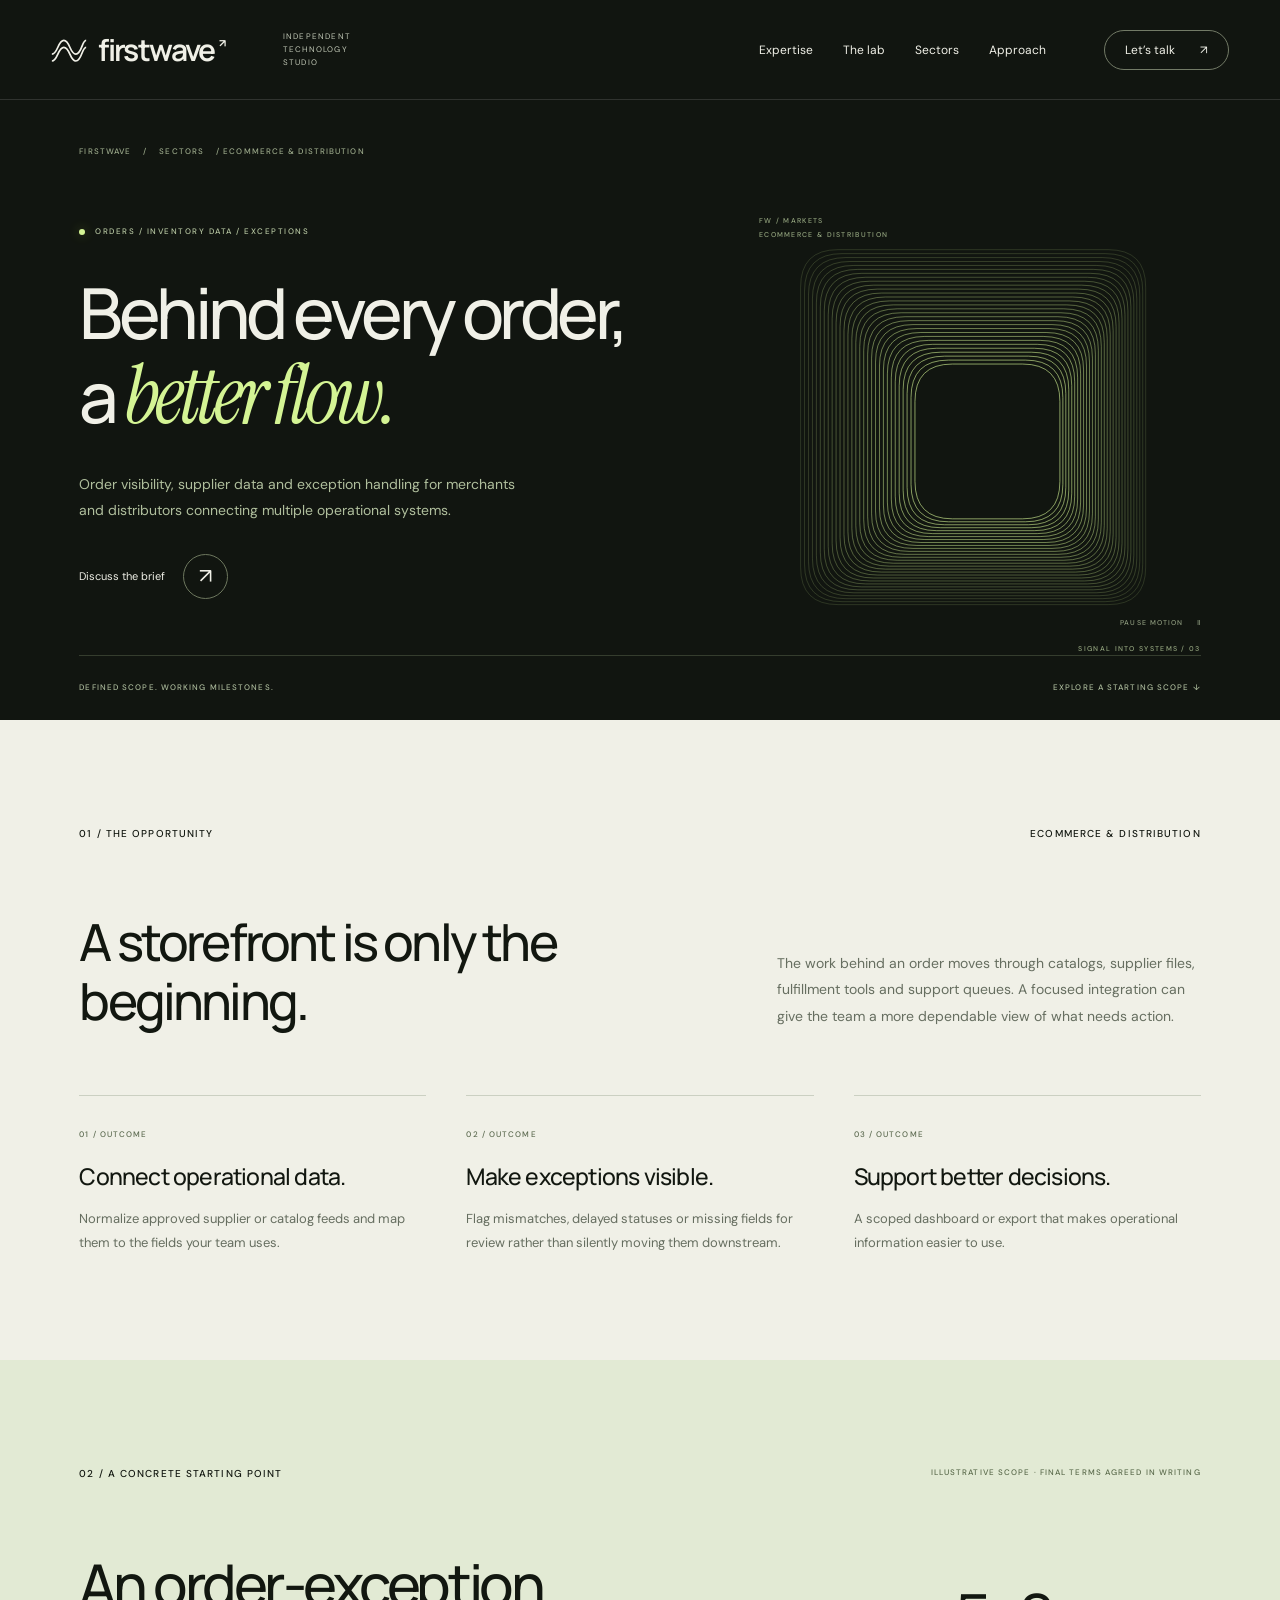
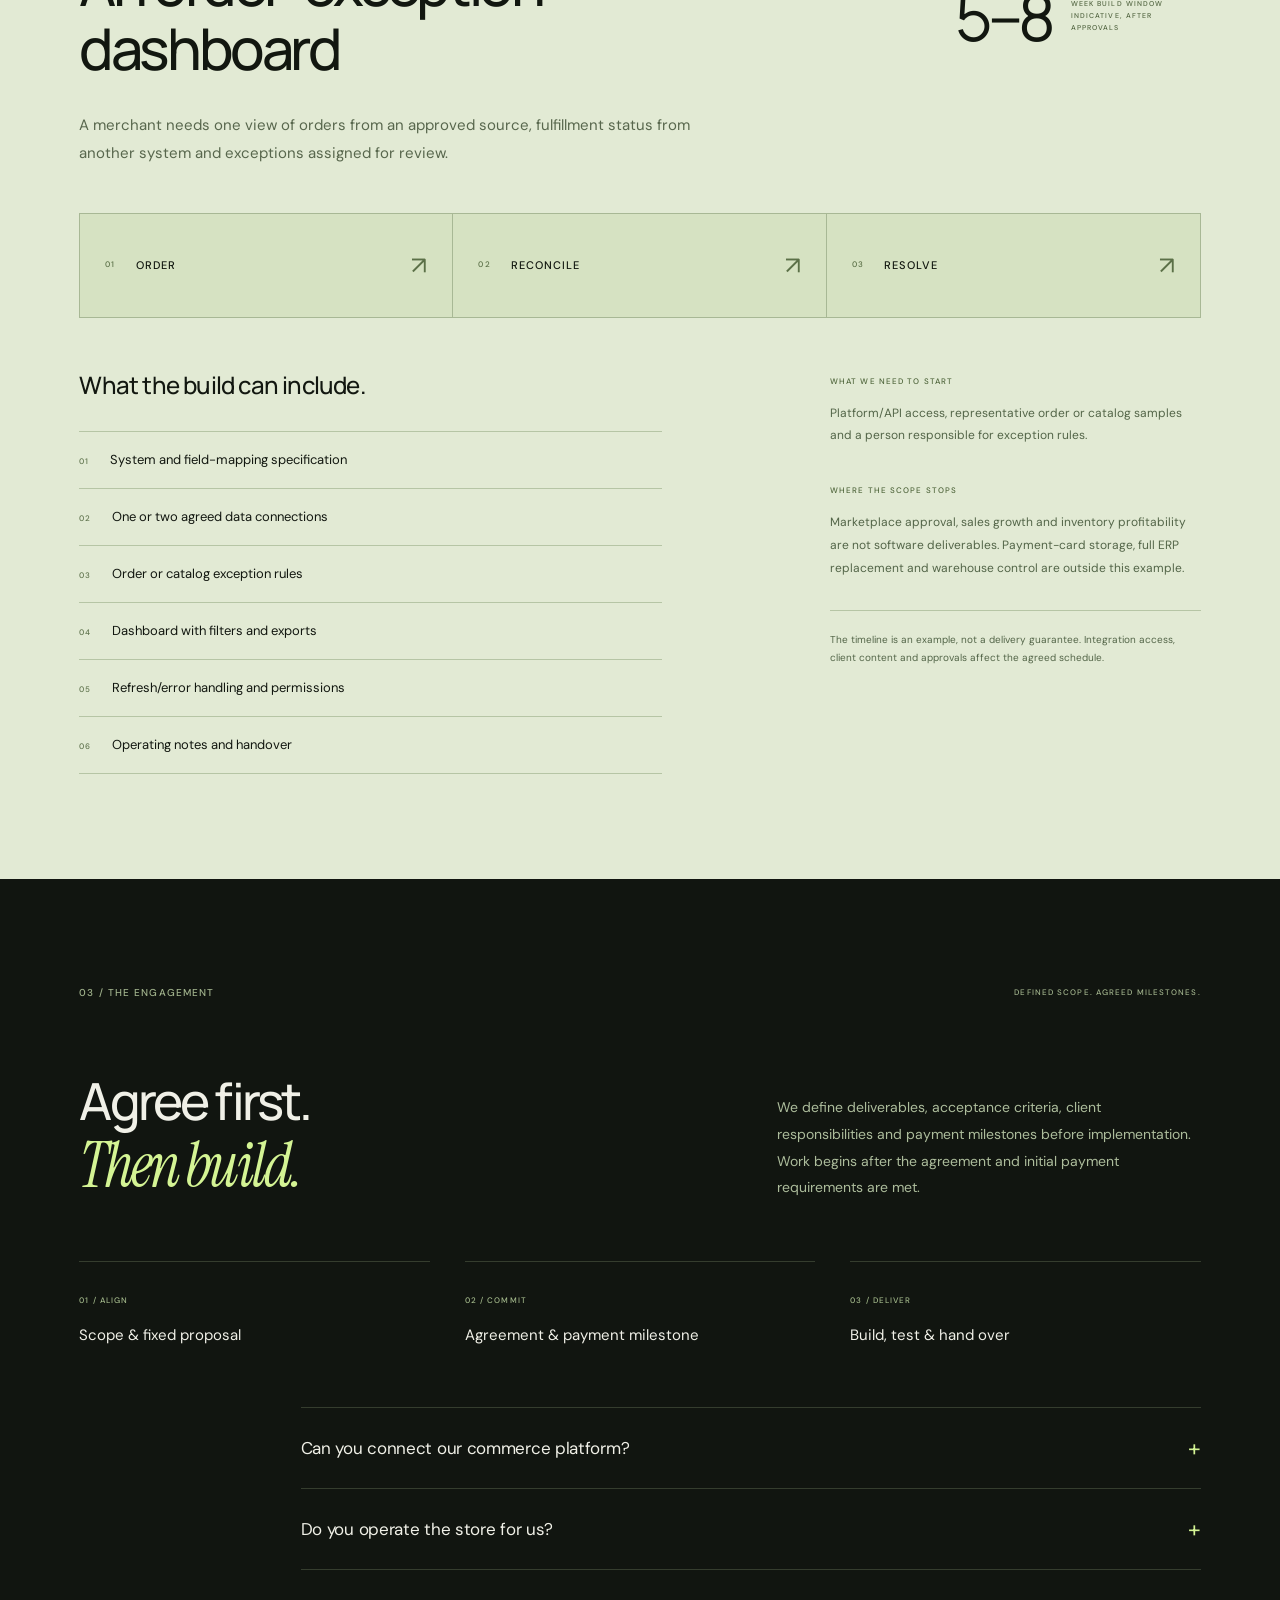
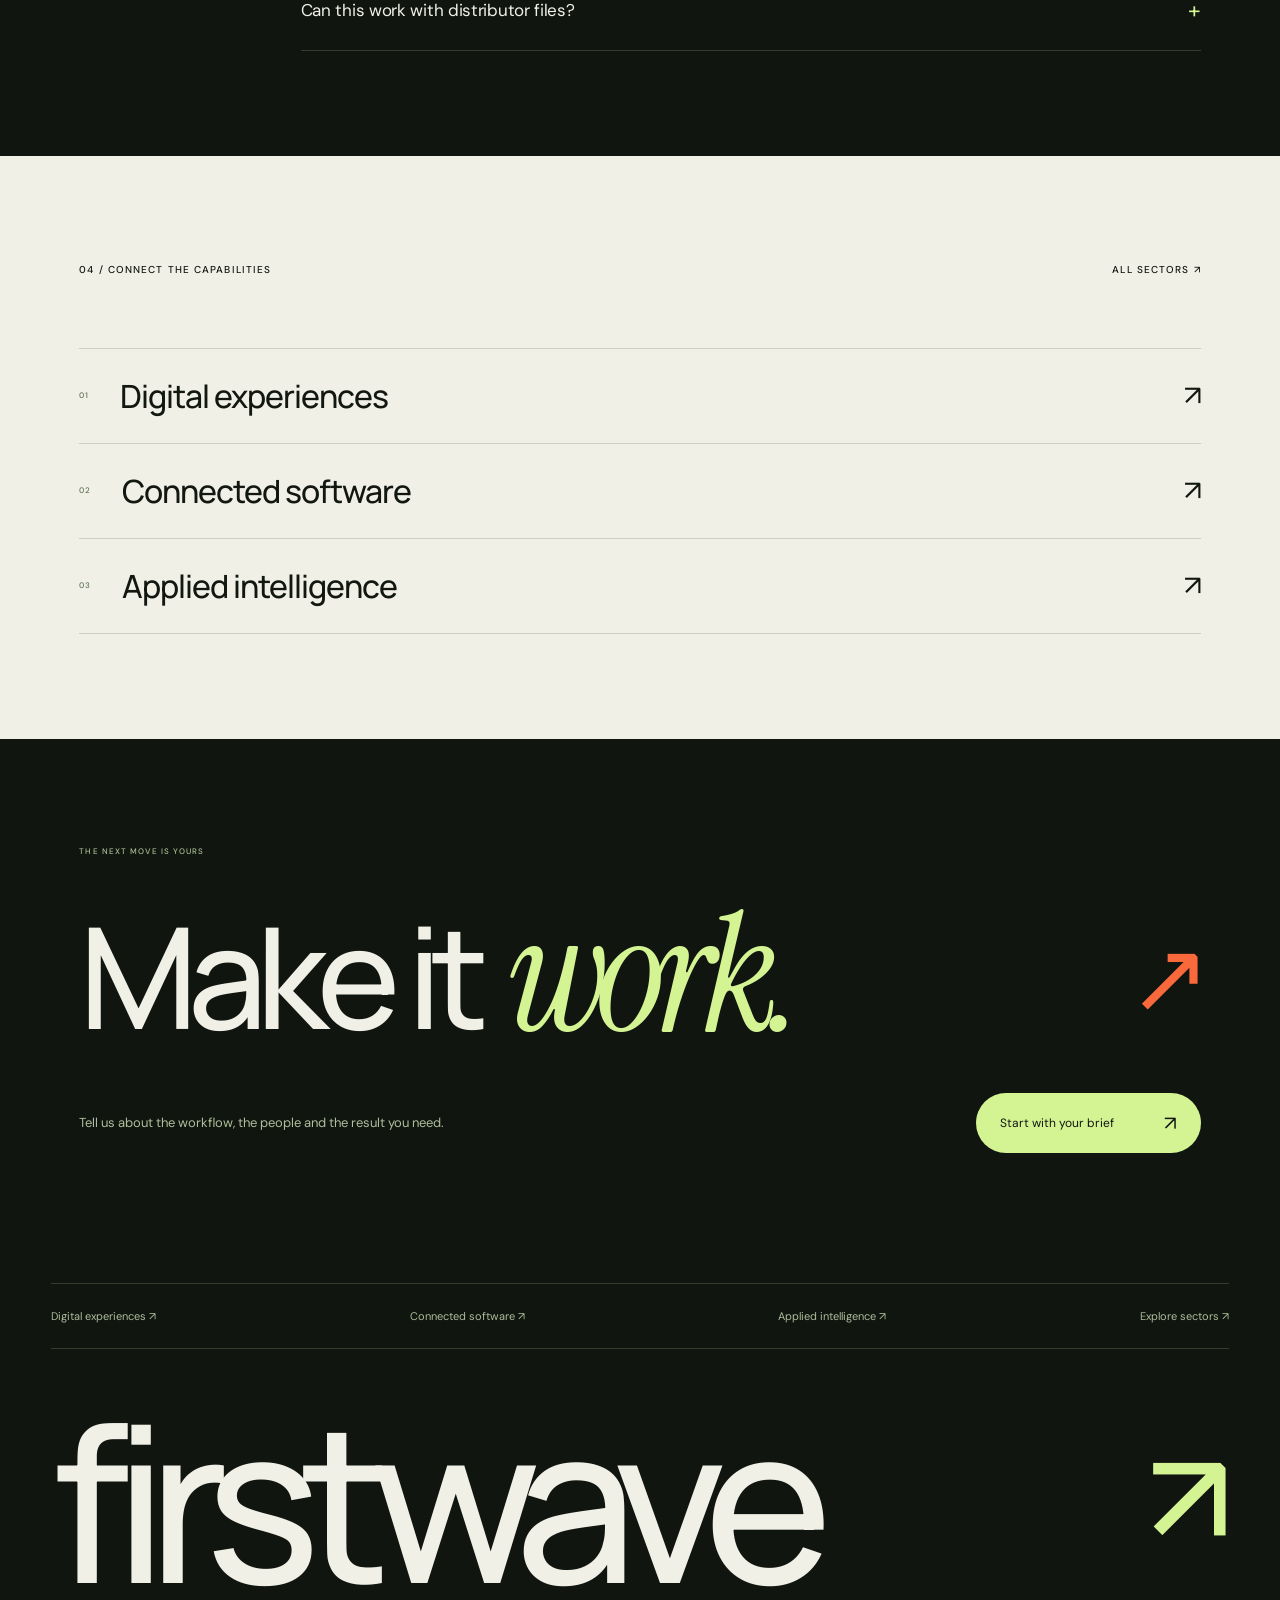
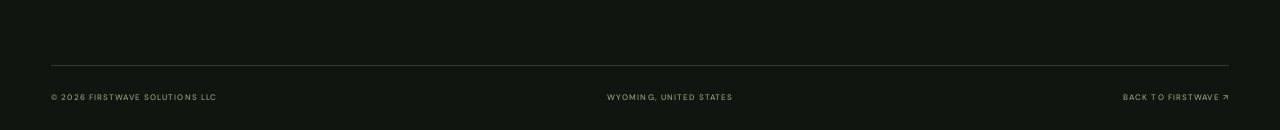
<file: markets/ecommerce/index.html>
<!doctype html><html lang="en"><head><meta charset="utf-8"><meta name="viewport" content="width=device-width,initial-scale=1"><title>Ecommerce &amp; distribution — Firstwave</title><meta name="description" content="Order visibility, supplier data and exception handling for merchants and distributors connecting multiple operational systems."><meta name="theme-color" content="#111510"><meta property="og:title" content="Ecommerce &amp; distribution — Firstwave"><meta property="og:description" content="Order visibility, supplier data and exception handling for merchants and distributors connecting multiple operational systems."><link rel="canonical" href="https://fw1ai.com/markets/ecommerce/"><link rel="icon" href="/favicon.svg" type="image/svg+xml"><link rel="preconnect" href="https://fonts.googleapis.com"><link rel="preconnect" href="https://fonts.gstatic.com" crossorigin><link href="https://fonts.googleapis.com/css2?family=DM+Sans:wght@400;450;500;550;600;650;700&family=Instrument+Serif:ital@0;1&family=Manrope:wght@400;450;500;550;600;650;700;800&display=swap" rel="stylesheet"><link rel="stylesheet" href="/styles.css"><link rel="stylesheet" href="/details.css"><script src="/details.js" defer></script></head><body class="detail-page"><a class="skip" href="#main">Skip to content</a><header class="site-header"><a class="wordmark" href="/#home" aria-label="Firstwave home"><svg viewBox="0 0 42 30" aria-hidden="true"><path d="M1 20C8 20 8 4 15 4s7 16 14 16S36 4 41 4M1 28C8 28 8 12 15 12s7 16 14 16 7-16 12-16"/></svg><span>firstwave<span class="brand-period">↗</span></span></a><span class="header-descriptor">INDEPENDENT TECHNOLOGY STUDIO</span><nav aria-label="Main navigation" id="navigation"><a href="/#expertise">Expertise</a><a href="/#lab">The lab</a><a href="/markets/">Sectors</a><a href="/#approach">Approach</a><a href="/#contact" class="header-contact">Let’s talk <span>↗</span></a></nav><button class="menu-toggle" aria-expanded="false" aria-controls="navigation" aria-label="Open navigation"><span></span><span></span></button></header><main id="main">
<section class="detail-hero dark section"><div class="detail-breadcrumb mono"><a href="/">FIRSTWAVE</a><span>/</span><a href="/markets/">SECTORS</a><span>/ ECOMMERCE &amp; DISTRIBUTION</span></div><div class="detail-hero-grid"><div class="detail-title"><p class="eyebrow"><span class="status-dot"></span> ORDERS / INVENTORY DATA / EXCEPTIONS</p><h1>Behind every order,<br>a <i>better flow.</i></h1><p class="detail-intro">Order visibility, supplier data and exception handling for merchants and distributors connecting multiple operational systems.</p><a class="round-link" href="/?project=Business+software+or+integration&amp;interest=Ecommerce+%26+distribution#contact"><span>Discuss the brief</span><span class="circle-arrow">↗</span></a></div><div class="detail-art art-experience"><svg viewBox="0 0 560 520" fill="none" aria-hidden="true"><path d="M138,75H412Q450,75 450,113V397Q450,435 412,435H138Q100,435 100,397V113Q100,75 138,75Z" style="--delay:0.00s;opacity:0.18"/><path d="M142,79H409Q447,79 447,117V394Q447,432 409,432H142Q104,432 104,394V117Q104,79 142,79Z" style="--delay:0.05s;opacity:0.20"/><path d="M146,83H406Q444,83 444,121V391Q444,429 406,429H146Q108,429 108,391V121Q108,83 146,83Z" style="--delay:0.10s;opacity:0.22"/><path d="M150,87H403Q441,87 441,125V388Q441,426 403,426H150Q112,426 112,388V125Q112,87 150,87Z" style="--delay:0.15s;opacity:0.24"/><path d="M154,91H400Q438,91 438,129V385Q438,423 400,423H154Q116,423 116,385V129Q116,91 154,91Z" style="--delay:0.20s;opacity:0.26"/><path d="M158,95H397Q435,95 435,133V382Q435,420 397,420H158Q120,420 120,382V133Q120,95 158,95Z" style="--delay:0.25s;opacity:0.29"/><path d="M162,99H394Q432,99 432,137V379Q432,417 394,417H162Q124,417 124,379V137Q124,99 162,99Z" style="--delay:0.30s;opacity:0.31"/><path d="M166,103H391Q429,103 429,141V376Q429,414 391,414H166Q128,414 128,376V141Q128,103 166,103Z" style="--delay:0.35s;opacity:0.33"/><path d="M170,107H388Q426,107 426,145V373Q426,411 388,411H170Q132,411 132,373V145Q132,107 170,107Z" style="--delay:0.40s;opacity:0.35"/><path d="M174,111H385Q423,111 423,149V370Q423,408 385,408H174Q136,408 136,370V149Q136,111 174,111Z" style="--delay:0.45s;opacity:0.37"/><path d="M178,115H382Q420,115 420,153V367Q420,405 382,405H178Q140,405 140,367V153Q140,115 178,115Z" style="--delay:0.50s;opacity:0.39"/><path d="M182,119H379Q417,119 417,157V364Q417,402 379,402H182Q144,402 144,364V157Q144,119 182,119Z" style="--delay:0.55s;opacity:0.41"/><path d="M186,123H376Q414,123 414,161V361Q414,399 376,399H186Q148,399 148,361V161Q148,123 186,123Z" style="--delay:0.60s;opacity:0.43"/><path d="M190,127H373Q411,127 411,165V358Q411,396 373,396H190Q152,396 152,358V165Q152,127 190,127Z" style="--delay:0.65s;opacity:0.45"/><path d="M194,131H370Q408,131 408,169V355Q408,393 370,393H194Q156,393 156,355V169Q156,131 194,131Z" style="--delay:0.70s;opacity:0.47"/><path d="M198,135H367Q405,135 405,173V352Q405,390 367,390H198Q160,390 160,352V173Q160,135 198,135Z" style="--delay:0.75s;opacity:0.49"/><path d="M202,139H364Q402,139 402,177V349Q402,387 364,387H202Q164,387 164,349V177Q164,139 202,139Z" style="--delay:0.80s;opacity:0.52"/><path d="M206,143H361Q399,143 399,181V346Q399,384 361,384H206Q168,384 168,346V181Q168,143 206,143Z" style="--delay:0.85s;opacity:0.54"/><path d="M210,147H358Q396,147 396,185V343Q396,381 358,381H210Q172,381 172,343V185Q172,147 210,147Z" style="--delay:0.90s;opacity:0.56"/><path d="M214,151H355Q393,151 393,189V340Q393,378 355,378H214Q176,378 176,340V189Q176,151 214,151Z" style="--delay:0.95s;opacity:0.58"/><path d="M218,155H352Q390,155 390,193V337Q390,375 352,375H218Q180,375 180,337V193Q180,155 218,155Z" style="--delay:1.00s;opacity:0.60"/><path d="M222,159H349Q387,159 387,197V334Q387,372 349,372H222Q184,372 184,334V197Q184,159 222,159Z" style="--delay:1.05s;opacity:0.62"/><path d="M226,163H346Q384,163 384,201V331Q384,369 346,369H226Q188,369 188,331V201Q188,163 226,163Z" style="--delay:1.10s;opacity:0.64"/><path d="M230,167H343Q381,167 381,205V328Q381,366 343,366H230Q192,366 192,328V205Q192,167 230,167Z" style="--delay:1.15s;opacity:0.66"/><path d="M234,171H340Q378,171 378,209V325Q378,363 340,363H234Q196,363 196,325V209Q196,171 234,171Z" style="--delay:1.20s;opacity:0.68"/><path d="M238,175H337Q375,175 375,213V322Q375,360 337,360H238Q200,360 200,322V213Q200,175 238,175Z" style="--delay:1.25s;opacity:0.71"/><path d="M242,179H334Q372,179 372,217V319Q372,357 334,357H242Q204,357 204,319V217Q204,179 242,179Z" style="--delay:1.30s;opacity:0.73"/><path d="M246,183H331Q369,183 369,221V316Q369,354 331,354H246Q208,354 208,316V221Q208,183 246,183Z" style="--delay:1.35s;opacity:0.75"/><path d="M250,187H328Q366,187 366,225V313Q366,351 328,351H250Q212,351 212,313V225Q212,187 250,187Z" style="--delay:1.40s;opacity:0.77"/><path d="M254,191H325Q363,191 363,229V310Q363,348 325,348H254Q216,348 216,310V229Q216,191 254,191Z" style="--delay:1.45s;opacity:0.79"/></svg><span class="art-label mono">FW / MARKETS<br>ECOMMERCE &amp; DISTRIBUTION</span><span class="art-caption mono">SIGNAL INTO SYSTEMS / 03</span></div></div><div class="detail-hero-foot mono"><span>DEFINED SCOPE. WORKING MILESTONES.</span><a href="#scope">EXPLORE A STARTING SCOPE ↓</a></div><button class="motion-toggle mono" aria-pressed="false">Pause motion <span>Ⅱ</span></button></section>
<section class="detail-overview light section"><div class="section-kicker"><span class="mono">01 / THE OPPORTUNITY</span><span class="mono">ECOMMERCE &amp; DISTRIBUTION</span></div><div class="detail-overview-intro"><h2 class="reveal">A storefront is only the beginning.</h2><p class="reveal">The work behind an order moves through catalogs, supplier files, fulfillment tools and support queues. A focused integration can give the team a more dependable view of what needs action.</p></div><div class="detail-outcomes"><article class="reveal"><span class="mono">01 / OUTCOME</span><h3>Connect operational data.</h3><p>Normalize approved supplier or catalog feeds and map them to the fields your team uses.</p></article><article class="reveal"><span class="mono">02 / OUTCOME</span><h3>Make exceptions visible.</h3><p>Flag mismatches, delayed statuses or missing fields for review rather than silently moving them downstream.</p></article><article class="reveal"><span class="mono">03 / OUTCOME</span><h3>Support better decisions.</h3><p>A scoped dashboard or export that makes operational information easier to use.</p></article></div></section>
<section id="scope" class="detail-scope section"><div class="section-kicker"><span class="mono">02 / A CONCRETE STARTING POINT</span><span class="mono">ILLUSTRATIVE SCOPE · FINAL TERMS AGREED IN WRITING</span></div><div class="scope-heading reveal"><h2>An order-exception dashboard</h2><div class="scope-duration"><strong>5–8</strong><span class="mono">WEEK BUILD WINDOW<br>INDICATIVE, AFTER APPROVALS</span></div></div><p class="scope-example reveal">A merchant needs one view of orders from an approved source, fulfillment status from another system and exceptions assigned for review.</p><div class="scope-visual reveal" aria-label="Illustrative workflow"><div><span class="mono">01</span><strong>ORDER</strong><span class="stage-arrow" aria-hidden="true">↗</span></div><div><span class="mono">02</span><strong>RECONCILE</strong><span class="stage-arrow" aria-hidden="true">↗</span></div><div><span class="mono">03</span><strong>RESOLVE</strong><span class="stage-arrow" aria-hidden="true">↗</span></div></div><div class="scope-content"><div><h3>What the build can include.</h3><ul class="deliverable-list"><li><span class="mono">01</span>System and field-mapping specification</li><li><span class="mono">02</span>One or two agreed data connections</li><li><span class="mono">03</span>Order or catalog exception rules</li><li><span class="mono">04</span>Dashboard with filters and exports</li><li><span class="mono">05</span>Refresh/error handling and permissions</li><li><span class="mono">06</span>Operating notes and handover</li></ul></div><aside><span class="mono">WHAT WE NEED TO START</span><p>Platform/API access, representative order or catalog samples and a person responsible for exception rules.</p><span class="mono">WHERE THE SCOPE STOPS</span><p>Marketplace approval, sales growth and inventory profitability are not software deliverables. Payment-card storage, full ERP replacement and warehouse control are outside this example.</p><span class="scope-note">The timeline is an example, not a delivery guarantee. Integration access, client content and approvals affect the agreed schedule.</span></aside></div></section>
<section class="detail-engagement dark section"><div class="section-kicker"><span class="mono">03 / THE ENGAGEMENT</span><span class="mono">DEFINED SCOPE. AGREED MILESTONES.</span></div><div class="detail-overview-intro"><h2 class="reveal">Agree first.<br><i>Then build.</i></h2><p class="reveal">We define deliverables, acceptance criteria, client responsibilities and payment milestones before implementation. Work begins after the agreement and initial payment requirements are met.</p></div><div class="engagement-strip"><div><span class="mono">01 / ALIGN</span><p>Scope & fixed proposal</p></div><div><span class="mono">02 / COMMIT</span><p>Agreement & payment milestone</p></div><div><span class="mono">03 / DELIVER</span><p>Build, test & hand over</p></div></div><div class="detail-faq"><details><summary>Can you connect our commerce platform?<span aria-hidden="true">+</span></summary><p>We confirm API availability, plan limits and data permissions first. The supported integration and refresh frequency are then written into the scope.</p></details><details><summary>Do you operate the store for us?<span aria-hidden="true">+</span></summary><p>The starting offer is a software or integration project. Day-to-day merchandising, advertising and inventory purchasing are separate operational activities.</p></details><details><summary>Can this work with distributor files?<span aria-hidden="true">+</span></summary><p>Yes, where file formats, delivery methods and data rights are agreed and representative samples are available.</p></details></div></section>
<section class="detail-related light section"><div class="section-kicker"><span class="mono">04 / CONNECT THE CAPABILITIES</span><a class="mono" href="/markets/">ALL SECTORS ↗</a></div><div class="related-links"><a href="/services/websites/"><span class="mono">01</span><span>Digital experiences</span><b>↗</b></a><a href="/services/software-integrations/"><span class="mono">02</span><span>Connected software</span><b>↗</b></a><a href="/services/ai-automation/"><span class="mono">03</span><span>Applied intelligence</span><b>↗</b></a></div></section>
<section class="detail-cta dark section"><p class="eyebrow">THE NEXT MOVE IS YOURS</p><h2 class="reveal">Make it <i>work.</i><span>↗</span></h2><div><p>Tell us about the workflow, the people and the result you need.</p><a class="send-button" href="/?project=Business+software+or+integration&amp;interest=Ecommerce+%26+distribution#contact">Start with your brief <span>↗</span></a></div></section></main><footer class="dark"><div class="detail-footer-links"><a href="/services/websites/">Digital experiences ↗</a><a href="/services/software-integrations/">Connected software ↗</a><a href="/services/ai-automation/">Applied intelligence ↗</a><a href="/markets/">Explore sectors ↗</a></div><a class="footer-wordmark" href="/" aria-label="Firstwave home">firstwave<span>↗</span></a><div class="footer-bottom mono"><span>© <span id="year">2026</span> FIRSTWAVE SOLUTIONS LLC</span><span>WYOMING, UNITED STATES</span><a href="/">BACK TO FIRSTWAVE ↗</a></div></footer></body></html>
</file>
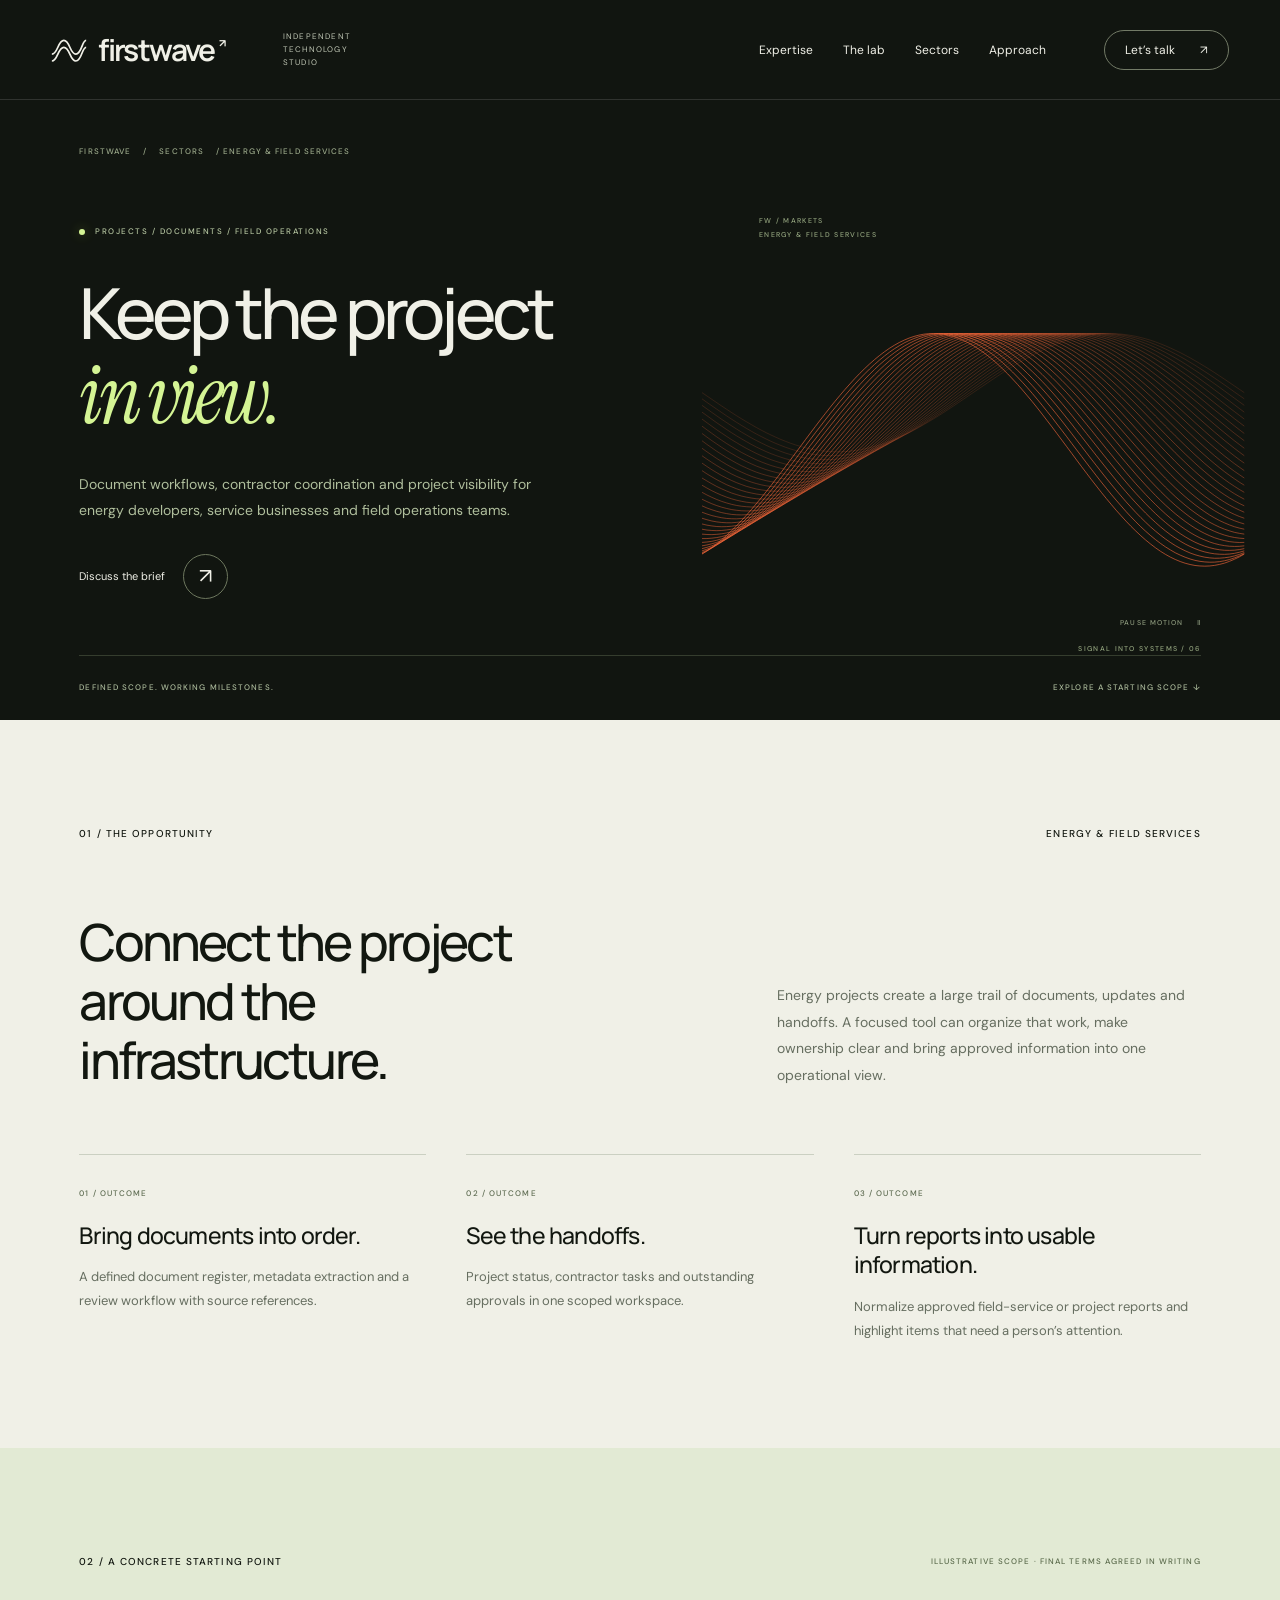
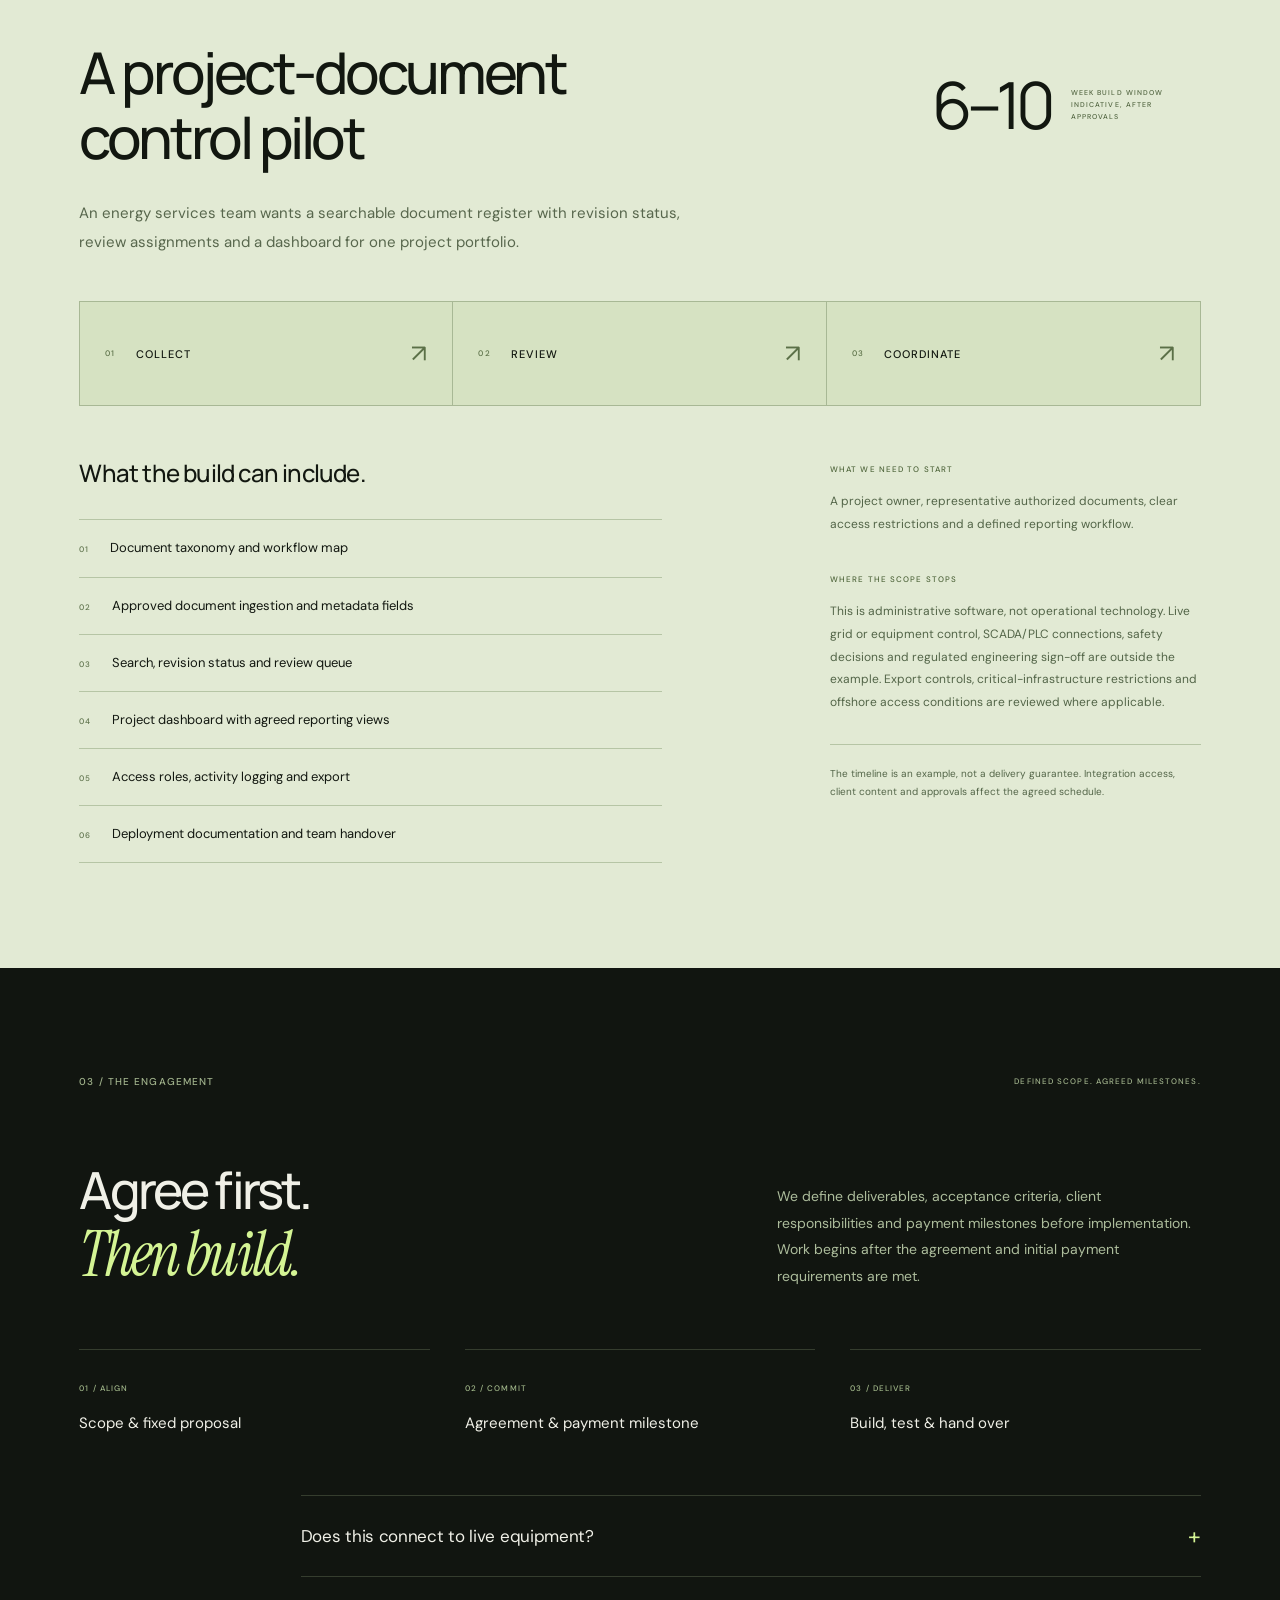
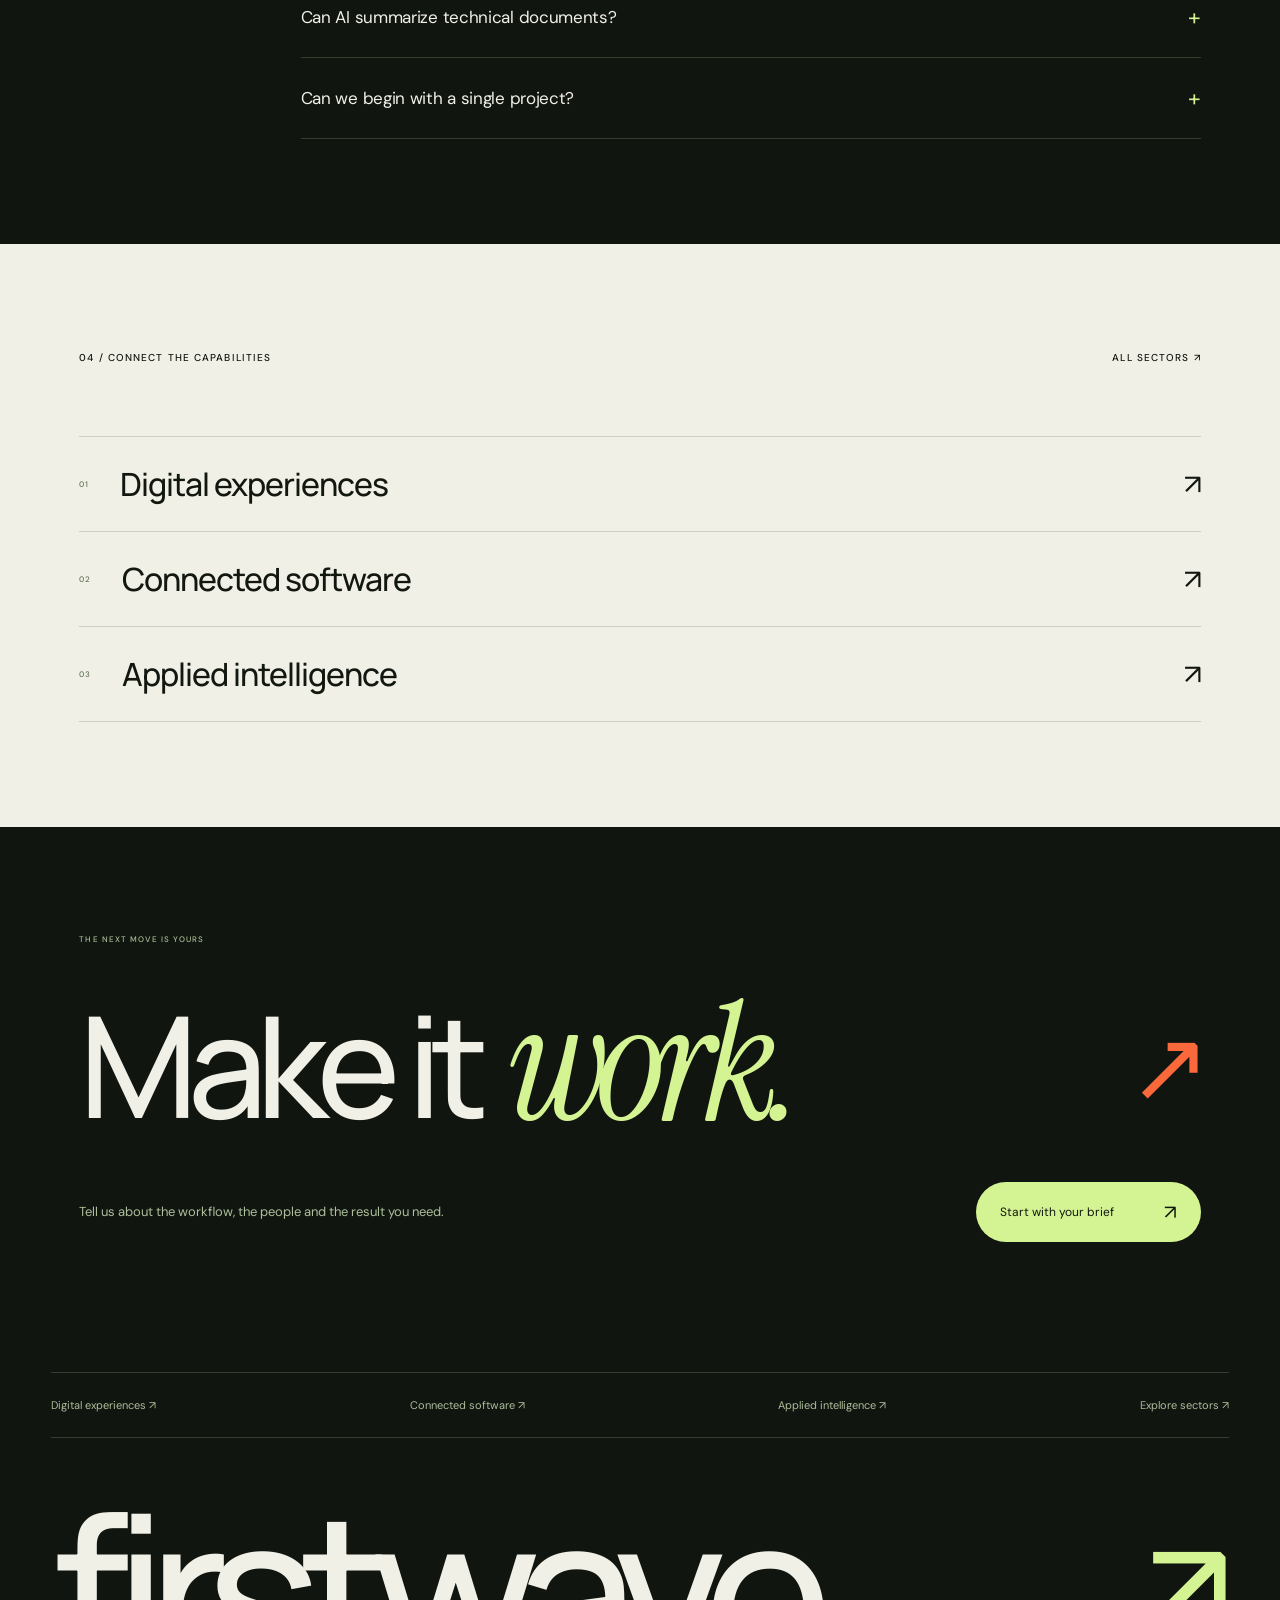
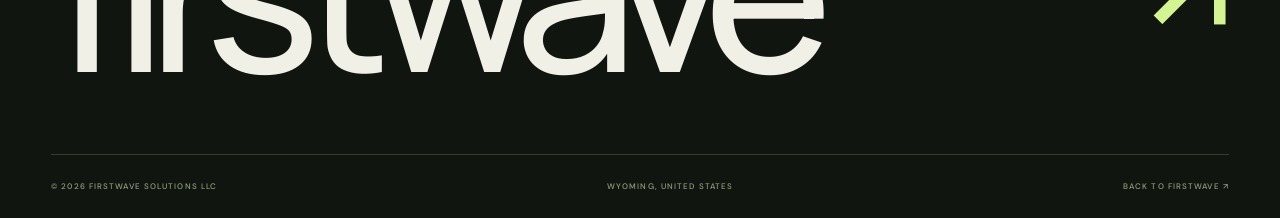
<file: markets/energy/index.html>
<!doctype html><html lang="en"><head><meta charset="utf-8"><meta name="viewport" content="width=device-width,initial-scale=1"><title>Energy &amp; field services — Firstwave</title><meta name="description" content="Document workflows, contractor coordination and project visibility for energy developers, service businesses and field operations teams."><meta name="theme-color" content="#111510"><meta property="og:title" content="Energy &amp; field services — Firstwave"><meta property="og:description" content="Document workflows, contractor coordination and project visibility for energy developers, service businesses and field operations teams."><link rel="canonical" href="https://fw1ai.com/markets/energy/"><link rel="icon" href="/favicon.svg" type="image/svg+xml"><link rel="preconnect" href="https://fonts.googleapis.com"><link rel="preconnect" href="https://fonts.gstatic.com" crossorigin><link href="https://fonts.googleapis.com/css2?family=DM+Sans:wght@400;450;500;550;600;650;700&family=Instrument+Serif:ital@0;1&family=Manrope:wght@400;450;500;550;600;650;700;800&display=swap" rel="stylesheet"><link rel="stylesheet" href="/styles.css"><link rel="stylesheet" href="/details.css"><script src="/details.js" defer></script></head><body class="detail-page"><a class="skip" href="#main">Skip to content</a><header class="site-header"><a class="wordmark" href="/#home" aria-label="Firstwave home"><svg viewBox="0 0 42 30" aria-hidden="true"><path d="M1 20C8 20 8 4 15 4s7 16 14 16S36 4 41 4M1 28C8 28 8 12 15 12s7 16 14 16 7-16 12-16"/></svg><span>firstwave<span class="brand-period">↗</span></span></a><span class="header-descriptor">INDEPENDENT TECHNOLOGY STUDIO</span><nav aria-label="Main navigation" id="navigation"><a href="/#expertise">Expertise</a><a href="/#lab">The lab</a><a href="/markets/">Sectors</a><a href="/#approach">Approach</a><a href="/#contact" class="header-contact">Let’s talk <span>↗</span></a></nav><button class="menu-toggle" aria-expanded="false" aria-controls="navigation" aria-label="Open navigation"><span></span><span></span></button></header><main id="main">
<section class="detail-hero dark section"><div class="detail-breadcrumb mono"><a href="/">FIRSTWAVE</a><span>/</span><a href="/markets/">SECTORS</a><span>/ ENERGY &amp; FIELD SERVICES</span></div><div class="detail-hero-grid"><div class="detail-title"><p class="eyebrow"><span class="status-dot"></span> PROJECTS / DOCUMENTS / FIELD OPERATIONS</p><h1>Keep the project<br><i>in view.</i></h1><p class="detail-intro">Document workflows, contractor coordination and project visibility for energy developers, service businesses and field operations teams.</p><a class="round-link" href="/?project=Business+software+or+integration&amp;interest=Energy+%26+field+services#contact"><span>Discuss the brief</span><span class="circle-arrow">↗</span></a></div><div class="detail-art art-energy"><svg viewBox="0 0 560 520" fill="none" aria-hidden="true"><path d="M0.0,220.0L5.0,223.4L10.0,226.8L15.0,230.2L20.0,233.6L25.0,236.9L30.0,240.2L35.0,243.4L40.0,246.5L45.0,249.5L50.0,252.4L55.0,255.3L60.0,258.0L65.0,260.6L70.0,263.0L75.0,265.3L80.0,267.5L85.0,269.5L90.0,271.4L95.0,273.1L100.0,274.6L105.0,275.9L110.0,277.1L115.0,278.0L120.0,278.8L125.0,279.4L130.0,279.8L135.0,280.0L140.0,280.0L145.0,279.8L150.0,279.4L155.0,278.8L160.0,278.0L165.0,277.1L170.0,275.9L175.0,274.6L180.0,273.1L185.0,271.4L190.0,269.5L195.0,267.5L200.0,265.3L205.0,263.0L210.0,260.6L215.0,258.0L220.0,255.3L225.0,252.4L230.0,249.5L235.0,246.5L240.0,243.4L245.0,240.2L250.0,236.9L255.0,233.6L260.0,230.2L265.0,226.8L270.0,223.4L275.0,220.0L280.0,216.6L285.0,213.2L290.0,209.8L295.0,206.4L300.0,203.1L305.0,199.8L310.0,196.6L315.0,193.5L320.0,190.5L325.0,187.6L330.0,184.7L335.0,182.0L340.0,179.4L345.0,177.0L350.0,174.7L355.0,172.5L360.0,170.5L365.0,168.6L370.0,166.9L375.0,165.4L380.0,164.1L385.0,162.9L390.0,162.0L395.0,161.2L400.0,160.6L405.0,160.2L410.0,160.0L415.0,160.0L420.0,160.2L425.0,160.6L430.0,161.2L435.0,162.0L440.0,162.9L445.0,164.1L450.0,165.4L455.0,166.9L460.0,168.6L465.0,170.5L470.0,172.5L475.0,174.7L480.0,177.0L485.0,179.4L490.0,182.0L495.0,184.7L500.0,187.6L505.0,190.5L510.0,193.5L515.0,196.6L520.0,199.8L525.0,203.1L530.0,206.4L535.0,209.8L540.0,213.2L545.0,216.6L550.0,220.0" style="--delay:0.00s;opacity:0.18"/><path d="M0.0,226.3L5.0,229.9L10.0,233.4L15.0,236.8L20.0,240.2L25.0,243.6L30.0,246.9L35.0,250.1L40.0,253.2L45.0,256.2L50.0,259.1L55.0,261.9L60.0,264.5L65.0,267.0L70.0,269.4L75.0,271.6L80.0,273.6L85.0,275.5L90.0,277.2L95.0,278.7L100.0,280.1L105.0,281.2L110.0,282.2L115.0,282.9L120.0,283.5L125.0,283.8L130.0,284.0L135.0,283.9L140.0,283.7L145.0,283.3L150.0,282.6L155.0,281.8L160.0,280.7L165.0,279.5L170.0,278.1L175.0,276.5L180.0,274.7L185.0,272.7L190.0,270.6L195.0,268.3L200.0,265.9L205.0,263.3L210.0,260.6L215.0,257.8L220.0,254.8L225.0,251.8L230.0,248.6L235.0,245.4L240.0,242.1L245.0,238.7L250.0,235.3L255.0,231.8L260.0,228.3L265.0,224.7L270.0,221.2L275.0,217.7L280.0,214.1L285.0,210.6L290.0,207.2L295.0,203.8L300.0,200.4L305.0,197.1L310.0,193.9L315.0,190.8L320.0,187.8L325.0,184.9L330.0,182.1L335.0,179.5L340.0,177.0L345.0,174.6L350.0,172.4L355.0,170.4L360.0,168.5L365.0,166.8L370.0,165.3L375.0,163.9L380.0,162.8L385.0,161.8L390.0,161.1L395.0,160.5L400.0,160.2L405.0,160.0L410.0,160.1L415.0,160.3L420.0,160.7L425.0,161.4L430.0,162.2L435.0,163.3L440.0,164.5L445.0,165.9L450.0,167.5L455.0,169.3L460.0,171.3L465.0,173.4L470.0,175.7L475.0,178.1L480.0,180.7L485.0,183.4L490.0,186.2L495.0,189.2L500.0,192.2L505.0,195.4L510.0,198.6L515.0,201.9L520.0,205.3L525.0,208.7L530.0,212.2L535.0,215.7L540.0,219.3L545.0,222.8L550.0,226.3" style="--delay:0.05s;opacity:0.20"/><path d="M0.0,232.9L5.0,236.5L10.0,240.1L15.0,243.6L20.0,247.1L25.0,250.4L30.0,253.7L35.0,256.9L40.0,260.0L45.0,262.9L50.0,265.8L55.0,268.5L60.0,271.0L65.0,273.4L70.0,275.7L75.0,277.7L80.0,279.6L85.0,281.4L90.0,282.9L95.0,284.2L100.0,285.4L105.0,286.3L110.0,287.0L115.0,287.6L120.0,287.9L125.0,288.0L130.0,287.9L135.0,287.6L140.0,287.1L145.0,286.4L150.0,285.5L155.0,284.3L160.0,283.0L165.0,281.5L170.0,279.8L175.0,277.9L180.0,275.9L185.0,273.7L190.0,271.3L195.0,268.7L200.0,266.0L205.0,263.2L210.0,260.3L215.0,257.2L220.0,254.0L225.0,250.7L230.0,247.4L235.0,243.9L240.0,240.4L245.0,236.9L250.0,233.3L255.0,229.7L260.0,226.0L265.0,222.4L270.0,218.7L275.0,215.1L280.0,211.5L285.0,207.9L290.0,204.4L295.0,200.9L300.0,197.6L305.0,194.3L310.0,191.1L315.0,188.0L320.0,185.1L325.0,182.2L330.0,179.5L335.0,177.0L340.0,174.6L345.0,172.3L350.0,170.3L355.0,168.4L360.0,166.6L365.0,165.1L370.0,163.8L375.0,162.6L380.0,161.7L385.0,161.0L390.0,160.4L395.0,160.1L400.0,160.0L405.0,160.1L410.0,160.4L415.0,160.9L420.0,161.6L425.0,162.5L430.0,163.7L435.0,165.0L440.0,166.5L445.0,168.2L450.0,170.1L455.0,172.1L460.0,174.3L465.0,176.7L470.0,179.3L475.0,182.0L480.0,184.8L485.0,187.7L490.0,190.8L495.0,194.0L500.0,197.3L505.0,200.6L510.0,204.1L515.0,207.6L520.0,211.1L525.0,214.7L530.0,218.3L535.0,222.0L540.0,225.6L545.0,229.3L550.0,232.9" style="--delay:0.10s;opacity:0.22"/><path d="M0.0,239.8L5.0,243.4L10.0,247.0L15.0,250.6L20.0,254.0L25.0,257.4L30.0,260.7L35.0,263.8L40.0,266.8L45.0,269.7L50.0,272.5L55.0,275.1L60.0,277.5L65.0,279.8L70.0,281.9L75.0,283.8L80.0,285.5L85.0,287.1L90.0,288.4L95.0,289.5L100.0,290.4L105.0,291.1L110.0,291.6L115.0,291.9L120.0,292.0L125.0,291.9L130.0,291.5L135.0,290.9L140.0,290.1L145.0,289.1L150.0,287.9L155.0,286.5L160.0,284.9L165.0,283.1L170.0,281.2L175.0,279.0L180.0,276.7L185.0,274.2L190.0,271.5L195.0,268.7L200.0,265.8L205.0,262.7L210.0,259.5L215.0,256.2L220.0,252.8L225.0,249.3L230.0,245.8L235.0,242.1L240.0,238.5L245.0,234.7L250.0,231.0L255.0,227.2L260.0,223.5L265.0,219.7L270.0,215.9L275.0,212.2L280.0,208.6L285.0,205.0L290.0,201.4L295.0,198.0L300.0,194.6L305.0,191.3L310.0,188.2L315.0,185.2L320.0,182.3L325.0,179.5L330.0,176.9L335.0,174.5L340.0,172.2L345.0,170.1L350.0,168.2L355.0,166.5L360.0,164.9L365.0,163.6L370.0,162.5L375.0,161.6L380.0,160.9L385.0,160.4L390.0,160.1L395.0,160.0L400.0,160.1L405.0,160.5L410.0,161.1L415.0,161.9L420.0,162.9L425.0,164.1L430.0,165.5L435.0,167.1L440.0,168.9L445.0,170.8L450.0,173.0L455.0,175.3L460.0,177.8L465.0,180.5L470.0,183.3L475.0,186.2L480.0,189.3L485.0,192.5L490.0,195.8L495.0,199.2L500.0,202.7L505.0,206.2L510.0,209.9L515.0,213.5L520.0,217.3L525.0,221.0L530.0,224.8L535.0,228.5L540.0,232.3L545.0,236.1L550.0,239.8" style="--delay:0.15s;opacity:0.24"/><path d="M0.0,246.8L5.0,250.5L10.0,254.1L15.0,257.7L20.0,261.1L25.0,264.4L30.0,267.7L35.0,270.7L40.0,273.7L45.0,276.5L50.0,279.1L55.0,281.6L60.0,283.9L65.0,286.0L70.0,288.0L75.0,289.7L80.0,291.2L85.0,292.6L90.0,293.7L95.0,294.6L100.0,295.3L105.0,295.7L110.0,296.0L115.0,296.0L120.0,295.8L125.0,295.4L130.0,294.7L135.0,293.9L140.0,292.8L145.0,291.5L150.0,290.0L155.0,288.3L160.0,286.4L165.0,284.3L170.0,282.1L175.0,279.6L180.0,277.0L185.0,274.3L190.0,271.3L195.0,268.3L200.0,265.1L205.0,261.8L210.0,258.3L215.0,254.8L220.0,251.2L225.0,247.5L230.0,243.8L235.0,240.0L240.0,236.1L245.0,232.3L250.0,228.4L255.0,224.5L260.0,220.6L265.0,216.8L270.0,213.0L275.0,209.2L280.0,205.5L285.0,201.9L290.0,198.3L295.0,194.9L300.0,191.6L305.0,188.3L310.0,185.3L315.0,182.3L320.0,179.5L325.0,176.9L330.0,174.4L335.0,172.1L340.0,170.0L345.0,168.0L350.0,166.3L355.0,164.8L360.0,163.4L365.0,162.3L370.0,161.4L375.0,160.7L380.0,160.3L385.0,160.0L390.0,160.0L395.0,160.2L400.0,160.6L405.0,161.3L410.0,162.1L415.0,163.2L420.0,164.5L425.0,166.0L430.0,167.7L435.0,169.6L440.0,171.7L445.0,173.9L450.0,176.4L455.0,179.0L460.0,181.7L465.0,184.7L470.0,187.7L475.0,190.9L480.0,194.2L485.0,197.7L490.0,201.2L495.0,204.8L500.0,208.5L505.0,212.2L510.0,216.0L515.0,219.9L520.0,223.7L525.0,227.6L530.0,231.5L535.0,235.4L540.0,239.2L545.0,243.0L550.0,246.8" style="--delay:0.20s;opacity:0.26"/><path d="M0.0,254.0L5.0,257.7L10.0,261.3L15.0,264.9L20.0,268.3L25.0,271.6L30.0,274.7L35.0,277.7L40.0,280.6L45.0,283.2L50.0,285.7L55.0,288.1L60.0,290.2L65.0,292.1L70.0,293.9L75.0,295.4L80.0,296.7L85.0,297.8L90.0,298.7L95.0,299.4L100.0,299.8L105.0,300.0L110.0,300.0L115.0,299.7L120.0,299.2L125.0,298.5L130.0,297.6L135.0,296.4L140.0,295.0L145.0,293.5L150.0,291.7L155.0,289.7L160.0,287.5L165.0,285.1L170.0,282.6L175.0,279.8L180.0,277.0L185.0,273.9L190.0,270.7L195.0,267.4L200.0,264.0L205.0,260.4L210.0,256.8L215.0,253.0L220.0,249.2L225.0,245.4L230.0,241.4L235.0,237.5L240.0,233.5L245.0,229.5L250.0,225.5L255.0,221.5L260.0,217.6L265.0,213.6L270.0,209.8L275.0,206.0L280.0,202.3L285.0,198.7L290.0,195.1L295.0,191.7L300.0,188.4L305.0,185.3L310.0,182.3L315.0,179.4L320.0,176.8L325.0,174.3L330.0,171.9L335.0,169.8L340.0,167.9L345.0,166.1L350.0,164.6L355.0,163.3L360.0,162.2L365.0,161.3L370.0,160.6L375.0,160.2L380.0,160.0L385.0,160.0L390.0,160.3L395.0,160.8L400.0,161.5L405.0,162.4L410.0,163.6L415.0,165.0L420.0,166.5L425.0,168.3L430.0,170.3L435.0,172.5L440.0,174.9L445.0,177.4L450.0,180.2L455.0,183.0L460.0,186.1L465.0,189.3L470.0,192.6L475.0,196.0L480.0,199.6L485.0,203.2L490.0,207.0L495.0,210.8L500.0,214.6L505.0,218.6L510.0,222.5L515.0,226.5L520.0,230.5L525.0,234.5L530.0,238.5L535.0,242.4L540.0,246.4L545.0,250.2L550.0,254.0" style="--delay:0.25s;opacity:0.29"/><path d="M0.0,261.4L5.0,265.1L10.0,268.7L15.0,272.1L20.0,275.5L25.0,278.7L30.0,281.7L35.0,284.6L40.0,287.4L45.0,289.9L50.0,292.2L55.0,294.4L60.0,296.3L65.0,298.1L70.0,299.6L75.0,300.9L80.0,302.0L85.0,302.8L90.0,303.5L95.0,303.8L100.0,304.0L105.0,303.9L110.0,303.6L115.0,303.0L120.0,302.3L125.0,301.3L130.0,300.0L135.0,298.6L140.0,296.9L145.0,295.0L150.0,292.9L155.0,290.6L160.0,288.1L165.0,285.5L170.0,282.6L175.0,279.6L180.0,276.4L185.0,273.1L190.0,269.7L195.0,266.1L200.0,262.5L205.0,258.7L210.0,254.8L215.0,250.9L220.0,246.9L225.0,242.8L230.0,238.8L235.0,234.7L240.0,230.5L245.0,226.4L250.0,222.4L255.0,218.3L260.0,214.3L265.0,210.3L270.0,206.4L275.0,202.6L280.0,198.9L285.0,195.3L290.0,191.9L295.0,188.5L300.0,185.3L305.0,182.3L310.0,179.4L315.0,176.6L320.0,174.1L325.0,171.8L330.0,169.6L335.0,167.7L340.0,165.9L345.0,164.4L350.0,163.1L355.0,162.0L360.0,161.2L365.0,160.5L370.0,160.2L375.0,160.0L380.0,160.1L385.0,160.4L390.0,161.0L395.0,161.7L400.0,162.7L405.0,164.0L410.0,165.4L415.0,167.1L420.0,169.0L425.0,171.1L430.0,173.4L435.0,175.9L440.0,178.5L445.0,181.4L450.0,184.4L455.0,187.6L460.0,190.9L465.0,194.3L470.0,197.9L475.0,201.5L480.0,205.3L485.0,209.2L490.0,213.1L495.0,217.1L500.0,221.2L505.0,225.2L510.0,229.3L515.0,233.5L520.0,237.6L525.0,241.6L530.0,245.7L535.0,249.7L540.0,253.7L545.0,257.6L550.0,261.4" style="--delay:0.30s;opacity:0.31"/><path d="M0.0,268.8L5.0,272.5L10.0,276.0L15.0,279.5L20.0,282.7L25.0,285.8L30.0,288.7L35.0,291.5L40.0,294.1L45.0,296.4L50.0,298.6L55.0,300.6L60.0,302.3L65.0,303.8L70.0,305.1L75.0,306.2L80.0,307.0L85.0,307.6L90.0,307.9L95.0,308.0L100.0,307.9L105.0,307.5L110.0,306.9L115.0,306.0L120.0,304.9L125.0,303.6L130.0,302.0L135.0,300.3L140.0,298.3L145.0,296.1L150.0,293.7L155.0,291.1L160.0,288.3L165.0,285.3L170.0,282.2L175.0,278.9L180.0,275.5L185.0,271.9L190.0,268.2L195.0,264.4L200.0,260.5L205.0,256.6L210.0,252.5L215.0,248.4L220.0,244.2L225.0,240.0L230.0,235.8L235.0,231.6L240.0,227.3L245.0,223.1L250.0,219.0L255.0,214.9L260.0,210.8L265.0,206.8L270.0,203.0L275.0,199.2L280.0,195.5L285.0,192.0L290.0,188.5L295.0,185.3L300.0,182.2L305.0,179.3L310.0,176.5L315.0,173.9L320.0,171.6L325.0,169.4L330.0,167.4L335.0,165.7L340.0,164.2L345.0,162.9L350.0,161.8L355.0,161.0L360.0,160.4L365.0,160.1L370.0,160.0L375.0,160.1L380.0,160.5L385.0,161.1L390.0,162.0L395.0,163.1L400.0,164.4L405.0,166.0L410.0,167.7L415.0,169.7L420.0,171.9L425.0,174.3L430.0,176.9L435.0,179.7L440.0,182.7L445.0,185.8L450.0,189.1L455.0,192.5L460.0,196.1L465.0,199.8L470.0,203.6L475.0,207.5L480.0,211.4L485.0,215.5L490.0,219.6L495.0,223.8L500.0,228.0L505.0,232.2L510.0,236.4L515.0,240.7L520.0,244.9L525.0,249.0L530.0,253.1L535.0,257.2L540.0,261.2L545.0,265.0L550.0,268.8" style="--delay:0.35s;opacity:0.33"/><path d="M0.0,276.4L5.0,280.0L10.0,283.4L15.0,286.8L20.0,289.9L25.0,292.9L30.0,295.7L35.0,298.3L40.0,300.6L45.0,302.8L50.0,304.8L55.0,306.5L60.0,308.0L65.0,309.3L70.0,310.3L75.0,311.1L80.0,311.6L85.0,311.9L90.0,312.0L95.0,311.8L100.0,311.3L105.0,310.7L110.0,309.7L115.0,308.5L120.0,307.1L125.0,305.5L130.0,303.6L135.0,301.5L140.0,299.2L145.0,296.7L150.0,294.0L155.0,291.1L160.0,288.0L165.0,284.8L170.0,281.4L175.0,277.8L180.0,274.1L185.0,270.3L190.0,266.4L195.0,262.3L200.0,258.2L205.0,254.0L210.0,249.8L215.0,245.5L220.0,241.2L225.0,236.9L230.0,232.5L235.0,228.2L240.0,223.9L245.0,219.6L250.0,215.4L255.0,211.3L260.0,207.2L265.0,203.2L270.0,199.4L275.0,195.6L280.0,192.0L285.0,188.6L290.0,185.2L295.0,182.1L300.0,179.1L305.0,176.3L310.0,173.7L315.0,171.4L320.0,169.2L325.0,167.2L330.0,165.5L335.0,164.0L340.0,162.7L345.0,161.7L350.0,160.9L355.0,160.4L360.0,160.1L365.0,160.0L370.0,160.2L375.0,160.7L380.0,161.3L385.0,162.3L390.0,163.5L395.0,164.9L400.0,166.5L405.0,168.4L410.0,170.5L415.0,172.8L420.0,175.3L425.0,178.0L430.0,180.9L435.0,184.0L440.0,187.2L445.0,190.6L450.0,194.2L455.0,197.9L460.0,201.7L465.0,205.6L470.0,209.7L475.0,213.8L480.0,218.0L485.0,222.2L490.0,226.5L495.0,230.8L500.0,235.1L505.0,239.5L510.0,243.8L515.0,248.1L520.0,252.4L525.0,256.6L530.0,260.7L535.0,264.8L540.0,268.8L545.0,272.6L550.0,276.4" style="--delay:0.40s;opacity:0.35"/><path d="M0.0,284.0L5.0,287.5L10.0,290.8L15.0,294.0L20.0,297.0L25.0,299.8L30.0,302.5L35.0,304.9L40.0,307.0L45.0,309.0L50.0,310.7L55.0,312.2L60.0,313.5L65.0,314.5L70.0,315.2L75.0,315.7L80.0,316.0L85.0,316.0L90.0,315.7L95.0,315.2L100.0,314.4L105.0,313.4L110.0,312.1L115.0,310.6L120.0,308.9L125.0,306.9L130.0,304.7L135.0,302.3L140.0,299.7L145.0,296.9L150.0,293.8L155.0,290.6L160.0,287.3L165.0,283.7L170.0,280.1L175.0,276.2L180.0,272.3L185.0,268.2L190.0,264.1L195.0,259.8L200.0,255.5L205.0,251.2L210.0,246.8L215.0,242.3L220.0,237.9L225.0,233.4L230.0,229.0L235.0,224.6L240.0,220.2L245.0,215.9L250.0,211.7L255.0,207.5L260.0,203.5L265.0,199.5L270.0,195.7L275.0,192.0L280.0,188.5L285.0,185.2L290.0,182.0L295.0,179.0L300.0,176.2L305.0,173.5L310.0,171.1L315.0,169.0L320.0,167.0L325.0,165.3L330.0,163.8L335.0,162.5L340.0,161.5L345.0,160.8L350.0,160.3L355.0,160.0L360.0,160.0L365.0,160.3L370.0,160.8L375.0,161.6L380.0,162.6L385.0,163.9L390.0,165.4L395.0,167.1L400.0,169.1L405.0,171.3L410.0,173.7L415.0,176.3L420.0,179.1L425.0,182.2L430.0,185.4L435.0,188.7L440.0,192.3L445.0,195.9L450.0,199.8L455.0,203.7L460.0,207.8L465.0,211.9L470.0,216.2L475.0,220.5L480.0,224.8L485.0,229.2L490.0,233.7L495.0,238.1L500.0,242.6L505.0,247.0L510.0,251.4L515.0,255.8L520.0,260.1L525.0,264.3L530.0,268.5L535.0,272.5L540.0,276.5L545.0,280.3L550.0,284.0" style="--delay:0.45s;opacity:0.37"/><path d="M0.0,291.5L5.0,294.9L10.0,298.2L15.0,301.2L20.0,304.1L25.0,306.7L30.0,309.1L35.0,311.3L40.0,313.2L45.0,315.0L50.0,316.4L55.0,317.7L60.0,318.6L65.0,319.3L70.0,319.8L75.0,320.0L80.0,319.9L85.0,319.6L90.0,319.0L95.0,318.2L100.0,317.1L105.0,315.7L110.0,314.1L115.0,312.3L120.0,310.2L125.0,307.9L130.0,305.4L135.0,302.6L140.0,299.7L145.0,296.6L150.0,293.2L155.0,289.7L160.0,286.1L165.0,282.3L170.0,278.3L175.0,274.2L180.0,270.1L185.0,265.8L190.0,261.4L195.0,257.0L200.0,252.5L205.0,248.0L210.0,243.4L215.0,238.8L220.0,234.3L225.0,229.7L230.0,225.2L235.0,220.7L240.0,216.3L245.0,212.0L250.0,207.8L255.0,203.7L260.0,199.7L265.0,195.8L270.0,192.0L275.0,188.5L280.0,185.1L285.0,181.8L290.0,178.8L295.0,175.9L300.0,173.3L305.0,170.9L310.0,168.7L315.0,166.8L320.0,165.0L325.0,163.6L330.0,162.3L335.0,161.4L340.0,160.7L345.0,160.2L350.0,160.0L355.0,160.1L360.0,160.4L365.0,161.0L370.0,161.8L375.0,162.9L380.0,164.3L385.0,165.9L390.0,167.7L395.0,169.8L400.0,172.1L405.0,174.6L410.0,177.4L415.0,180.3L420.0,183.4L425.0,186.8L430.0,190.3L435.0,193.9L440.0,197.7L445.0,201.7L450.0,205.8L455.0,209.9L460.0,214.2L465.0,218.6L470.0,223.0L475.0,227.5L480.0,232.0L485.0,236.6L490.0,241.2L495.0,245.7L500.0,250.3L505.0,254.8L510.0,259.3L515.0,263.7L520.0,268.0L525.0,272.2L530.0,276.3L535.0,280.3L540.0,284.2L545.0,288.0L550.0,291.5" style="--delay:0.50s;opacity:0.39"/><path d="M0.0,299.1L5.0,302.4L10.0,305.4L15.0,308.3L20.0,310.9L25.0,313.4L30.0,315.5L35.0,317.5L40.0,319.2L45.0,320.7L50.0,321.8L55.0,322.8L60.0,323.5L65.0,323.9L70.0,324.0L75.0,323.9L80.0,323.5L85.0,322.8L90.0,321.9L95.0,320.7L100.0,319.3L105.0,317.6L110.0,315.6L115.0,313.4L120.0,311.0L125.0,308.4L130.0,305.5L135.0,302.5L140.0,299.2L145.0,295.8L150.0,292.1L155.0,288.4L160.0,284.4L165.0,280.3L170.0,276.1L175.0,271.8L180.0,267.4L185.0,262.9L190.0,258.4L195.0,253.8L200.0,249.1L205.0,244.4L210.0,239.8L215.0,235.1L220.0,230.4L225.0,225.8L230.0,221.2L235.0,216.7L240.0,212.3L245.0,208.0L250.0,203.8L255.0,199.7L260.0,195.8L265.0,192.0L270.0,188.4L275.0,184.9L280.0,181.6L285.0,178.6L290.0,175.7L295.0,173.1L300.0,170.6L305.0,168.5L310.0,166.5L315.0,164.8L320.0,163.3L325.0,162.2L330.0,161.2L335.0,160.5L340.0,160.1L345.0,160.0L350.0,160.1L355.0,160.5L360.0,161.2L365.0,162.1L370.0,163.3L375.0,164.7L380.0,166.4L385.0,168.4L390.0,170.6L395.0,173.0L400.0,175.6L405.0,178.5L410.0,181.5L415.0,184.8L420.0,188.2L425.0,191.9L430.0,195.6L435.0,199.6L440.0,203.7L445.0,207.9L450.0,212.2L455.0,216.6L460.0,221.1L465.0,225.6L470.0,230.2L475.0,234.9L480.0,239.6L485.0,244.2L490.0,248.9L495.0,253.6L500.0,258.2L505.0,262.8L510.0,267.3L515.0,271.7L520.0,276.0L525.0,280.2L530.0,284.3L535.0,288.2L540.0,292.0L545.0,295.6L550.0,299.1" style="--delay:0.55s;opacity:0.41"/><path d="M0.0,306.6L5.0,309.6L10.0,312.5L15.0,315.2L20.0,317.6L25.0,319.8L30.0,321.8L35.0,323.4L40.0,324.9L45.0,326.0L50.0,326.9L55.0,327.6L60.0,327.9L65.0,328.0L70.0,327.8L75.0,327.3L80.0,326.6L85.0,325.6L90.0,324.3L95.0,322.8L100.0,321.0L105.0,318.9L110.0,316.7L115.0,314.1L120.0,311.4L125.0,308.4L130.0,305.2L135.0,301.8L140.0,298.3L145.0,294.5L150.0,290.6L155.0,286.5L160.0,282.3L165.0,278.0L170.0,273.6L175.0,269.0L180.0,264.4L185.0,259.7L190.0,255.0L195.0,250.2L200.0,245.4L205.0,240.6L210.0,235.8L215.0,231.1L220.0,226.4L225.0,221.7L230.0,217.1L235.0,212.6L240.0,208.2L245.0,203.9L250.0,199.8L255.0,195.8L260.0,191.9L265.0,188.2L270.0,184.8L275.0,181.4L280.0,178.4L285.0,175.5L290.0,172.8L295.0,170.4L300.0,168.2L305.0,166.2L310.0,164.6L315.0,163.1L320.0,162.0L325.0,161.1L330.0,160.4L335.0,160.1L340.0,160.0L345.0,160.2L350.0,160.7L355.0,161.4L360.0,162.4L365.0,163.7L370.0,165.2L375.0,167.0L380.0,169.1L385.0,171.3L390.0,173.9L395.0,176.6L400.0,179.6L405.0,182.8L410.0,186.2L415.0,189.7L420.0,193.5L425.0,197.4L430.0,201.5L435.0,205.7L440.0,210.0L445.0,214.4L450.0,219.0L455.0,223.6L460.0,228.3L465.0,233.0L470.0,237.8L475.0,242.6L480.0,247.4L485.0,252.2L490.0,256.9L495.0,261.6L500.0,266.3L505.0,270.9L510.0,275.4L515.0,279.8L520.0,284.1L525.0,288.2L530.0,292.2L535.0,296.1L540.0,299.8L545.0,303.2L550.0,306.6" style="--delay:0.60s;opacity:0.43"/><path d="M0.0,313.9L5.0,316.8L10.0,319.5L15.0,321.9L20.0,324.1L25.0,326.0L30.0,327.7L35.0,329.1L40.0,330.2L45.0,331.1L50.0,331.7L55.0,332.0L60.0,332.0L65.0,331.7L70.0,331.2L75.0,330.4L80.0,329.3L85.0,327.9L90.0,326.3L95.0,324.4L100.0,322.2L105.0,319.8L110.0,317.2L115.0,314.3L120.0,311.2L125.0,307.9L130.0,304.4L135.0,300.7L140.0,296.8L145.0,292.8L150.0,288.6L155.0,284.2L160.0,279.8L165.0,275.2L170.0,270.6L175.0,265.8L180.0,261.0L185.0,256.1L190.0,251.2L195.0,246.3L200.0,241.4L205.0,236.5L210.0,231.7L215.0,226.8L220.0,222.1L225.0,217.4L230.0,212.8L235.0,208.4L240.0,204.0L245.0,199.8L250.0,195.7L255.0,191.8L260.0,188.1L265.0,184.6L270.0,181.2L275.0,178.1L280.0,175.2L285.0,172.5L290.0,170.1L295.0,167.9L300.0,166.0L305.0,164.3L310.0,162.9L315.0,161.8L320.0,160.9L325.0,160.3L330.0,160.0L335.0,160.0L340.0,160.3L345.0,160.8L350.0,161.6L355.0,162.7L360.0,164.1L365.0,165.7L370.0,167.6L375.0,169.8L380.0,172.2L385.0,174.8L390.0,177.7L395.0,180.8L400.0,184.1L405.0,187.6L410.0,191.3L415.0,195.2L420.0,199.2L425.0,203.4L430.0,207.8L435.0,212.2L440.0,216.8L445.0,221.4L450.0,226.2L455.0,231.0L460.0,235.9L465.0,240.8L470.0,245.7L475.0,250.6L480.0,255.5L485.0,260.3L490.0,265.2L495.0,269.9L500.0,274.6L505.0,279.2L510.0,283.6L515.0,288.0L520.0,292.2L525.0,296.3L530.0,300.2L535.0,303.9L540.0,307.4L545.0,310.8L550.0,313.9" style="--delay:0.65s;opacity:0.45"/><path d="M0.0,321.1L5.0,323.8L10.0,326.2L15.0,328.4L20.0,330.3L25.0,331.9L30.0,333.3L35.0,334.4L40.0,335.2L45.0,335.7L50.0,336.0L55.0,335.9L60.0,335.6L65.0,335.0L70.0,334.1L75.0,332.9L80.0,331.4L85.0,329.7L90.0,327.7L95.0,325.5L100.0,322.9L105.0,320.2L110.0,317.2L115.0,314.0L120.0,310.6L125.0,306.9L130.0,303.1L135.0,299.1L140.0,294.9L145.0,290.6L150.0,286.1L155.0,281.5L160.0,276.8L165.0,272.0L170.0,267.2L175.0,262.2L180.0,257.2L185.0,252.2L190.0,247.2L195.0,242.2L200.0,237.2L205.0,232.2L210.0,227.3L215.0,222.5L220.0,217.7L225.0,213.0L230.0,208.5L235.0,204.0L240.0,199.8L245.0,195.6L250.0,191.7L255.0,187.9L260.0,184.3L265.0,181.0L270.0,177.8L275.0,174.9L280.0,172.2L285.0,169.8L290.0,167.6L295.0,165.7L300.0,164.1L305.0,162.7L310.0,161.6L315.0,160.8L320.0,160.3L325.0,160.0L330.0,160.1L335.0,160.4L340.0,161.0L345.0,161.9L350.0,163.1L355.0,164.6L360.0,166.3L365.0,168.3L370.0,170.5L375.0,173.1L380.0,175.8L385.0,178.8L390.0,182.0L395.0,185.4L400.0,189.1L405.0,192.9L410.0,196.9L415.0,201.1L420.0,205.4L425.0,209.9L430.0,214.5L435.0,219.2L440.0,224.0L445.0,228.8L450.0,233.8L455.0,238.8L460.0,243.8L465.0,248.8L470.0,253.8L475.0,258.8L480.0,263.8L485.0,268.7L490.0,273.5L495.0,278.3L500.0,283.0L505.0,287.5L510.0,292.0L515.0,296.2L520.0,300.4L525.0,304.3L530.0,308.1L535.0,311.7L540.0,315.0L545.0,318.2L550.0,321.1" style="--delay:0.70s;opacity:0.47"/><path d="M0.0,328.1L5.0,330.5L10.0,332.7L15.0,334.6L20.0,336.2L25.0,337.5L30.0,338.6L35.0,339.3L40.0,339.8L45.0,340.0L50.0,339.9L55.0,339.5L60.0,338.8L65.0,337.8L70.0,336.5L75.0,335.0L80.0,333.1L85.0,331.0L90.0,328.7L95.0,326.0L100.0,323.2L105.0,320.1L110.0,316.7L115.0,313.2L120.0,309.4L125.0,305.4L130.0,301.3L135.0,297.0L140.0,292.5L145.0,287.9L150.0,283.2L155.0,278.4L160.0,273.5L165.0,268.5L170.0,263.4L175.0,258.3L180.0,253.2L185.0,248.0L190.0,242.9L195.0,237.8L200.0,232.7L205.0,227.7L210.0,222.8L215.0,217.9L220.0,213.2L225.0,208.5L230.0,204.0L235.0,199.7L240.0,195.5L245.0,191.5L250.0,187.7L255.0,184.1L260.0,180.7L265.0,177.5L270.0,174.6L275.0,171.9L280.0,169.5L285.0,167.3L290.0,165.4L295.0,163.8L300.0,162.5L305.0,161.4L310.0,160.7L315.0,160.2L320.0,160.0L325.0,160.1L330.0,160.5L335.0,161.2L340.0,162.2L345.0,163.5L350.0,165.0L355.0,166.9L360.0,169.0L365.0,171.3L370.0,174.0L375.0,176.8L380.0,179.9L385.0,183.3L390.0,186.8L395.0,190.6L400.0,194.6L405.0,198.7L410.0,203.0L415.0,207.5L420.0,212.1L425.0,216.8L430.0,221.6L435.0,226.5L440.0,231.5L445.0,236.6L450.0,241.7L455.0,246.8L460.0,252.0L465.0,257.1L470.0,262.2L475.0,267.3L480.0,272.3L485.0,277.2L490.0,282.1L495.0,286.8L500.0,291.5L505.0,296.0L510.0,300.3L515.0,304.5L520.0,308.5L525.0,312.3L530.0,315.9L535.0,319.3L540.0,322.5L545.0,325.4L550.0,328.1" style="--delay:0.75s;opacity:0.49"/><path d="M0.0,334.8L5.0,337.0L10.0,338.8L15.0,340.4L20.0,341.7L25.0,342.7L30.0,343.5L35.0,343.9L40.0,344.0L45.0,343.8L50.0,343.3L55.0,342.6L60.0,341.5L65.0,340.1L70.0,338.5L75.0,336.5L80.0,334.3L85.0,331.8L90.0,329.1L95.0,326.1L100.0,322.9L105.0,319.4L110.0,315.7L115.0,311.8L120.0,307.7L125.0,303.5L130.0,299.0L135.0,294.4L140.0,289.7L145.0,284.8L150.0,279.9L155.0,274.8L160.0,269.7L165.0,264.5L170.0,259.3L175.0,254.1L180.0,248.8L185.0,243.6L190.0,238.3L195.0,233.2L200.0,228.1L205.0,223.0L210.0,218.1L215.0,213.3L220.0,208.6L225.0,204.0L230.0,199.6L235.0,195.4L240.0,191.3L245.0,187.5L250.0,183.8L255.0,180.4L260.0,177.2L265.0,174.3L270.0,171.6L275.0,169.2L280.0,167.0L285.0,165.2L290.0,163.6L295.0,162.3L300.0,161.3L305.0,160.5L310.0,160.1L315.0,160.0L320.0,160.2L325.0,160.7L330.0,161.4L335.0,162.5L340.0,163.9L345.0,165.5L350.0,167.5L355.0,169.7L360.0,172.2L365.0,174.9L370.0,177.9L375.0,181.1L380.0,184.6L385.0,188.3L390.0,192.2L395.0,196.3L400.0,200.5L405.0,205.0L410.0,209.6L415.0,214.3L420.0,219.2L425.0,224.1L430.0,229.2L435.0,234.3L440.0,239.5L445.0,244.7L450.0,249.9L455.0,255.2L460.0,260.4L465.0,265.7L470.0,270.8L475.0,275.9L480.0,281.0L485.0,285.9L490.0,290.7L495.0,295.4L500.0,300.0L505.0,304.4L510.0,308.6L515.0,312.7L520.0,316.5L525.0,320.2L530.0,323.6L535.0,326.8L540.0,329.7L545.0,332.4L550.0,334.8" style="--delay:0.80s;opacity:0.52"/><path d="M0.0,341.3L5.0,343.1L10.0,344.7L15.0,345.9L20.0,346.9L25.0,347.6L30.0,347.9L35.0,348.0L40.0,347.7L45.0,347.2L50.0,346.3L55.0,345.1L60.0,343.7L65.0,341.9L70.0,339.9L75.0,337.6L80.0,335.0L85.0,332.1L90.0,329.0L95.0,325.6L100.0,322.0L105.0,318.2L110.0,314.2L115.0,310.0L120.0,305.6L125.0,301.0L130.0,296.3L135.0,291.4L140.0,286.4L145.0,281.3L150.0,276.2L155.0,270.9L160.0,265.6L165.0,260.3L170.0,254.9L175.0,249.5L180.0,244.2L185.0,238.9L190.0,233.6L195.0,228.4L200.0,223.3L205.0,218.2L210.0,213.3L215.0,208.6L220.0,203.9L225.0,199.5L230.0,195.2L235.0,191.1L240.0,187.2L245.0,183.5L250.0,180.1L255.0,176.9L260.0,174.0L265.0,171.3L270.0,168.9L275.0,166.7L280.0,164.9L285.0,163.3L290.0,162.1L295.0,161.1L300.0,160.4L305.0,160.1L310.0,160.0L315.0,160.3L320.0,160.8L325.0,161.7L330.0,162.9L335.0,164.3L340.0,166.1L345.0,168.1L350.0,170.4L355.0,173.0L360.0,175.9L365.0,179.0L370.0,182.4L375.0,186.0L380.0,189.8L385.0,193.8L390.0,198.0L395.0,202.4L400.0,207.0L405.0,211.7L410.0,216.6L415.0,221.6L420.0,226.7L425.0,231.8L430.0,237.1L435.0,242.4L440.0,247.7L445.0,253.1L450.0,258.5L455.0,263.8L460.0,269.1L465.0,274.4L470.0,279.6L475.0,284.7L480.0,289.8L485.0,294.7L490.0,299.4L495.0,304.1L500.0,308.5L505.0,312.8L510.0,316.9L515.0,320.8L520.0,324.5L525.0,327.9L530.0,331.1L535.0,334.0L540.0,336.7L545.0,339.1L550.0,341.3" style="--delay:0.85s;opacity:0.54"/><path d="M0.0,347.4L5.0,348.9L10.0,350.2L15.0,351.1L20.0,351.7L25.0,352.0L30.0,352.0L35.0,351.6L40.0,351.0L45.0,350.0L50.0,348.8L55.0,347.2L60.0,345.3L65.0,343.2L70.0,340.8L75.0,338.0L80.0,335.1L85.0,331.8L90.0,328.3L95.0,324.6L100.0,320.7L105.0,316.5L110.0,312.2L115.0,307.6L120.0,302.9L125.0,298.1L130.0,293.1L135.0,288.0L140.0,282.7L145.0,277.4L150.0,272.1L155.0,266.6L160.0,261.2L165.0,255.7L170.0,250.2L175.0,244.7L180.0,239.3L185.0,233.9L190.0,228.6L195.0,223.4L200.0,218.3L205.0,213.4L210.0,208.5L215.0,203.8L220.0,199.3L225.0,195.0L230.0,190.8L235.0,186.9L240.0,183.2L245.0,179.8L250.0,176.6L255.0,173.6L260.0,170.9L265.0,168.5L270.0,166.4L275.0,164.6L280.0,163.1L285.0,161.8L290.0,160.9L295.0,160.3L300.0,160.0L305.0,160.0L310.0,160.4L315.0,161.0L320.0,162.0L325.0,163.2L330.0,164.8L335.0,166.7L340.0,168.8L345.0,171.2L350.0,174.0L355.0,176.9L360.0,180.2L365.0,183.7L370.0,187.4L375.0,191.3L380.0,195.5L385.0,199.8L390.0,204.4L395.0,209.1L400.0,213.9L405.0,218.9L410.0,224.0L415.0,229.3L420.0,234.6L425.0,239.9L430.0,245.4L435.0,250.8L440.0,256.3L445.0,261.8L450.0,267.3L455.0,272.7L460.0,278.1L465.0,283.4L470.0,288.6L475.0,293.7L480.0,298.6L485.0,303.5L490.0,308.2L495.0,312.7L500.0,317.0L505.0,321.2L510.0,325.1L515.0,328.8L520.0,332.2L525.0,335.4L530.0,338.4L535.0,341.1L540.0,343.5L545.0,345.6L550.0,347.4" style="--delay:0.90s;opacity:0.56"/><path d="M0.0,353.2L5.0,354.4L10.0,355.2L15.0,355.8L20.0,356.0L25.0,355.9L30.0,355.5L35.0,354.8L40.0,353.7L45.0,352.4L50.0,350.7L55.0,348.7L60.0,346.5L65.0,343.9L70.0,341.1L75.0,338.0L80.0,334.6L85.0,331.0L90.0,327.2L95.0,323.1L100.0,318.8L105.0,314.3L110.0,309.6L115.0,304.8L120.0,299.8L125.0,294.7L130.0,289.4L135.0,284.1L140.0,278.6L145.0,273.1L150.0,267.6L155.0,262.0L160.0,256.4L165.0,250.8L170.0,245.2L175.0,239.7L180.0,234.3L185.0,228.9L190.0,223.6L195.0,218.4L200.0,213.3L205.0,208.4L210.0,203.7L215.0,199.1L220.0,194.7L225.0,190.6L230.0,186.6L235.0,182.9L240.0,179.4L245.0,176.2L250.0,173.3L255.0,170.6L260.0,168.2L265.0,166.1L270.0,164.3L275.0,162.8L280.0,161.6L285.0,160.8L290.0,160.2L295.0,160.0L300.0,160.1L305.0,160.5L310.0,161.2L315.0,162.3L320.0,163.6L325.0,165.3L330.0,167.3L335.0,169.5L340.0,172.1L345.0,174.9L350.0,178.0L355.0,181.4L360.0,185.0L365.0,188.8L370.0,192.9L375.0,197.2L380.0,201.7L385.0,206.4L390.0,211.2L395.0,216.2L400.0,221.3L405.0,226.6L410.0,231.9L415.0,237.4L420.0,242.9L425.0,248.4L430.0,254.0L435.0,259.6L440.0,265.2L445.0,270.8L450.0,276.3L455.0,281.7L460.0,287.1L465.0,292.4L470.0,297.6L475.0,302.7L480.0,307.6L485.0,312.3L490.0,316.9L495.0,321.3L500.0,325.4L505.0,329.4L510.0,333.1L515.0,336.6L520.0,339.8L525.0,342.7L530.0,345.4L535.0,347.8L540.0,349.9L545.0,351.7L550.0,353.2" style="--delay:0.95s;opacity:0.58"/><path d="M0.0,358.5L5.0,359.4L10.0,359.8L15.0,360.0L20.0,359.8L25.0,359.3L30.0,358.5L35.0,357.4L40.0,355.9L45.0,354.2L50.0,352.1L55.0,349.7L60.0,347.0L65.0,344.1L70.0,340.9L75.0,337.4L80.0,333.6L85.0,329.7L90.0,325.4L95.0,321.0L100.0,316.4L105.0,311.6L110.0,306.6L115.0,301.5L120.0,296.2L125.0,290.8L130.0,285.4L135.0,279.8L140.0,274.2L145.0,268.5L150.0,262.8L155.0,257.1L160.0,251.4L165.0,245.7L170.0,240.1L175.0,234.5L180.0,229.0L185.0,223.7L190.0,218.4L195.0,213.3L200.0,208.3L205.0,203.5L210.0,198.9L215.0,194.5L220.0,190.3L225.0,186.3L230.0,182.6L235.0,179.1L240.0,175.8L245.0,172.9L250.0,170.2L255.0,167.9L260.0,165.8L265.0,164.0L270.0,162.6L275.0,161.5L280.0,160.6L285.0,160.2L290.0,160.0L295.0,160.2L300.0,160.7L305.0,161.5L310.0,162.6L315.0,164.1L320.0,165.8L325.0,167.9L330.0,170.3L335.0,173.0L340.0,175.9L345.0,179.1L350.0,182.6L355.0,186.4L360.0,190.3L365.0,194.6L370.0,199.0L375.0,203.6L380.0,208.4L385.0,213.4L390.0,218.5L395.0,223.8L400.0,229.2L405.0,234.6L410.0,240.2L415.0,245.8L420.0,251.5L425.0,257.2L430.0,262.9L435.0,268.6L440.0,274.3L445.0,279.9L450.0,285.5L455.0,291.0L460.0,296.3L465.0,301.6L470.0,306.7L475.0,311.7L480.0,316.5L485.0,321.1L490.0,325.5L495.0,329.7L500.0,333.7L505.0,337.4L510.0,340.9L515.0,344.2L520.0,347.1L525.0,349.8L530.0,352.1L535.0,354.2L540.0,356.0L545.0,357.4L550.0,358.5" style="--delay:1.00s;opacity:0.60"/><path d="M0.0,363.5L5.0,363.9L10.0,364.0L15.0,363.7L20.0,363.2L25.0,362.3L30.0,361.0L35.0,359.5L40.0,357.6L45.0,355.4L50.0,352.9L55.0,350.1L60.0,347.1L65.0,343.7L70.0,340.1L75.0,336.2L80.0,332.1L85.0,327.8L90.0,323.2L95.0,318.4L100.0,313.5L105.0,308.4L110.0,303.1L115.0,297.7L120.0,292.2L125.0,286.6L130.0,280.9L135.0,275.2L140.0,269.4L145.0,263.5L150.0,257.7L155.0,251.9L160.0,246.1L165.0,240.4L170.0,234.7L175.0,229.2L180.0,223.7L185.0,218.4L190.0,213.2L195.0,208.2L200.0,203.3L205.0,198.6L210.0,194.2L215.0,189.9L220.0,185.9L225.0,182.2L230.0,178.7L235.0,175.5L240.0,172.5L245.0,169.9L250.0,167.5L255.0,165.5L260.0,163.8L265.0,162.3L270.0,161.3L275.0,160.5L280.0,160.1L285.0,160.0L290.0,160.3L295.0,160.8L300.0,161.7L305.0,163.0L310.0,164.5L315.0,166.4L320.0,168.6L325.0,171.1L330.0,173.9L335.0,176.9L340.0,180.3L345.0,183.9L350.0,187.8L355.0,191.9L360.0,196.2L365.0,200.8L370.0,205.6L375.0,210.5L380.0,215.6L385.0,220.9L390.0,226.3L395.0,231.8L400.0,237.4L405.0,243.1L410.0,248.8L415.0,254.6L420.0,260.5L425.0,266.3L430.0,272.1L435.0,277.9L440.0,283.6L445.0,289.3L450.0,294.8L455.0,300.3L460.0,305.6L465.0,310.8L470.0,315.8L475.0,320.7L480.0,325.4L485.0,329.8L490.0,334.1L495.0,338.1L500.0,341.8L505.0,345.3L510.0,348.5L515.0,351.5L520.0,354.1L525.0,356.5L530.0,358.5L535.0,360.2L540.0,361.7L545.0,362.7L550.0,363.5" style="--delay:1.05s;opacity:0.62"/><path d="M0.0,368.0L5.0,368.0L10.0,367.6L15.0,367.0L20.0,366.0L25.0,364.6L30.0,363.0L35.0,361.0L40.0,358.7L45.0,356.1L50.0,353.2L55.0,350.0L60.0,346.5L65.0,342.8L70.0,338.7L75.0,334.5L80.0,330.0L85.0,325.3L90.0,320.4L95.0,315.3L100.0,310.1L105.0,304.7L110.0,299.2L115.0,293.5L120.0,287.8L125.0,282.0L130.0,276.1L135.0,270.2L140.0,264.2L145.0,258.3L150.0,252.4L155.0,246.5L160.0,240.7L165.0,234.9L170.0,229.3L175.0,223.7L180.0,218.3L185.0,213.1L190.0,208.0L195.0,203.1L200.0,198.3L205.0,193.8L210.0,189.6L215.0,185.6L220.0,181.8L225.0,178.3L230.0,175.1L235.0,172.1L240.0,169.5L245.0,167.2L250.0,165.2L255.0,163.5L260.0,162.1L265.0,161.1L270.0,160.4L275.0,160.0L280.0,160.0L285.0,160.4L290.0,161.0L295.0,162.0L300.0,163.4L305.0,165.0L310.0,167.0L315.0,169.3L320.0,171.9L325.0,174.8L330.0,178.0L335.0,181.5L340.0,185.2L345.0,189.3L350.0,193.5L355.0,198.0L360.0,202.7L365.0,207.6L370.0,212.7L375.0,217.9L380.0,223.3L385.0,228.8L390.0,234.5L395.0,240.2L400.0,246.0L405.0,251.9L410.0,257.8L415.0,263.8L420.0,269.7L425.0,275.6L430.0,281.5L435.0,287.3L440.0,293.1L445.0,298.7L450.0,304.3L455.0,309.7L460.0,314.9L465.0,320.0L470.0,324.9L475.0,329.7L480.0,334.2L485.0,338.4L490.0,342.4L495.0,346.2L500.0,349.7L505.0,352.9L510.0,355.9L515.0,358.5L520.0,360.8L525.0,362.8L530.0,364.5L535.0,365.9L540.0,366.9L545.0,367.6L550.0,368.0" style="--delay:1.10s;opacity:0.64"/><path d="M0.0,371.9L5.0,371.5L10.0,370.8L15.0,369.7L20.0,368.2L25.0,366.5L30.0,364.4L35.0,361.9L40.0,359.2L45.0,356.2L50.0,352.9L55.0,349.2L60.0,345.4L65.0,341.2L70.0,336.8L75.0,332.2L80.0,327.4L85.0,322.4L90.0,317.1L95.0,311.8L100.0,306.2L105.0,300.6L110.0,294.8L115.0,288.9L120.0,283.0L125.0,277.0L130.0,270.9L135.0,264.9L140.0,258.8L145.0,252.8L150.0,246.8L155.0,240.9L160.0,235.1L165.0,229.3L170.0,223.7L175.0,218.2L180.0,212.9L185.0,207.7L190.0,202.8L195.0,198.0L200.0,193.5L205.0,189.2L210.0,185.2L215.0,181.4L220.0,177.9L225.0,174.6L230.0,171.7L235.0,169.1L240.0,166.8L245.0,164.8L250.0,163.2L255.0,161.9L260.0,160.9L265.0,160.3L270.0,160.0L275.0,160.1L280.0,160.5L285.0,161.2L290.0,162.3L295.0,163.8L300.0,165.5L305.0,167.6L310.0,170.1L315.0,172.8L320.0,175.8L325.0,179.1L330.0,182.8L335.0,186.6L340.0,190.8L345.0,195.2L350.0,199.8L355.0,204.6L360.0,209.6L365.0,214.9L370.0,220.2L375.0,225.8L380.0,231.4L385.0,237.2L390.0,243.1L395.0,249.0L400.0,255.0L405.0,261.1L410.0,267.1L415.0,273.2L420.0,279.2L425.0,285.2L430.0,291.1L435.0,296.9L440.0,302.7L445.0,308.3L450.0,313.8L455.0,319.1L460.0,324.3L465.0,329.2L470.0,334.0L475.0,338.5L480.0,342.8L485.0,346.8L490.0,350.6L495.0,354.1L500.0,357.4L505.0,360.3L510.0,362.9L515.0,365.2L520.0,367.2L525.0,368.8L530.0,370.1L535.0,371.1L540.0,371.7L545.0,372.0L550.0,371.9" style="--delay:1.15s;opacity:0.66"/><path d="M0.0,375.4L5.0,374.5L10.0,373.3L15.0,371.8L20.0,369.9L25.0,367.7L30.0,365.2L35.0,362.3L40.0,359.1L45.0,355.7L50.0,352.0L55.0,347.9L60.0,343.7L65.0,339.1L70.0,334.4L75.0,329.4L80.0,324.2L85.0,318.9L90.0,313.4L95.0,307.7L100.0,301.9L105.0,296.0L110.0,290.0L115.0,283.9L120.0,277.8L125.0,271.6L130.0,265.5L135.0,259.3L140.0,253.2L145.0,247.1L150.0,241.1L155.0,235.1L160.0,229.3L165.0,223.6L170.0,218.1L175.0,212.7L180.0,207.5L185.0,202.5L190.0,197.7L195.0,193.1L200.0,188.8L205.0,184.7L210.0,180.9L215.0,177.4L220.0,174.2L225.0,171.3L230.0,168.7L235.0,166.5L240.0,164.5L245.0,162.9L250.0,161.7L255.0,160.8L260.0,160.2L265.0,160.0L270.0,160.1L275.0,160.6L280.0,161.5L285.0,162.7L290.0,164.2L295.0,166.1L300.0,168.3L305.0,170.8L310.0,173.7L315.0,176.9L320.0,180.3L325.0,184.0L330.0,188.1L335.0,192.3L340.0,196.9L345.0,201.6L350.0,206.6L355.0,211.8L360.0,217.1L365.0,222.6L370.0,228.3L375.0,234.1L380.0,240.0L385.0,246.0L390.0,252.1L395.0,258.2L400.0,264.4L405.0,270.5L410.0,276.7L415.0,282.8L420.0,288.9L425.0,294.9L430.0,300.9L435.0,306.7L440.0,312.4L445.0,317.9L450.0,323.3L455.0,328.5L460.0,333.5L465.0,338.3L470.0,342.9L475.0,347.2L480.0,351.3L485.0,355.1L490.0,358.6L495.0,361.8L500.0,364.7L505.0,367.3L510.0,369.5L515.0,371.5L520.0,373.1L525.0,374.3L530.0,375.2L535.0,375.8L540.0,376.0L545.0,375.9L550.0,375.4" style="--delay:1.20s;opacity:0.68"/><path d="M0.0,378.2L5.0,376.9L10.0,375.3L15.0,373.3L20.0,371.0L25.0,368.3L30.0,365.4L35.0,362.1L40.0,358.5L45.0,354.6L50.0,350.5L55.0,346.0L60.0,341.4L65.0,336.5L70.0,331.4L75.0,326.1L80.0,320.6L85.0,314.9L90.0,309.1L95.0,303.2L100.0,297.1L105.0,291.0L110.0,284.8L115.0,278.6L120.0,272.3L125.0,266.0L130.0,259.7L135.0,253.5L140.0,247.3L145.0,241.2L150.0,235.2L155.0,229.3L160.0,223.5L165.0,217.9L170.0,212.5L175.0,207.2L180.0,202.1L185.0,197.3L190.0,192.7L195.0,188.4L200.0,184.3L205.0,180.5L210.0,177.0L215.0,173.8L220.0,170.9L225.0,168.3L230.0,166.1L235.0,164.2L240.0,162.7L245.0,161.5L250.0,160.6L255.0,160.1L260.0,160.0L265.0,160.2L270.0,160.8L275.0,161.8L280.0,163.1L285.0,164.7L290.0,166.7L295.0,169.0L300.0,171.7L305.0,174.6L310.0,177.9L315.0,181.5L320.0,185.4L325.0,189.5L330.0,194.0L335.0,198.6L340.0,203.5L345.0,208.6L350.0,213.9L355.0,219.4L360.0,225.1L365.0,230.9L370.0,236.8L375.0,242.9L380.0,249.0L385.0,255.2L390.0,261.4L395.0,267.7L400.0,274.0L405.0,280.3L410.0,286.5L415.0,292.7L420.0,298.8L425.0,304.8L430.0,310.7L435.0,316.5L440.0,322.1L445.0,327.5L450.0,332.8L455.0,337.9L460.0,342.7L465.0,347.3L470.0,351.6L475.0,355.7L480.0,359.5L485.0,363.0L490.0,366.2L495.0,369.1L500.0,371.7L505.0,373.9L510.0,375.8L515.0,377.3L520.0,378.5L525.0,379.4L530.0,379.9L535.0,380.0L540.0,379.8L545.0,379.2L550.0,378.2" style="--delay:1.25s;opacity:0.71"/><path d="M0.0,380.5L5.0,378.8L10.0,376.7L15.0,374.2L20.0,371.5L25.0,368.4L30.0,364.9L35.0,361.2L40.0,357.2L45.0,352.9L50.0,348.4L55.0,343.6L60.0,338.5L65.0,333.3L70.0,327.8L75.0,322.2L80.0,316.4L85.0,310.5L90.0,304.4L95.0,298.2L100.0,292.0L105.0,285.6L110.0,279.3L115.0,272.9L120.0,266.5L125.0,260.1L130.0,253.8L135.0,247.5L140.0,241.3L145.0,235.2L150.0,229.2L155.0,223.4L160.0,217.7L165.0,212.2L170.0,206.9L175.0,201.8L180.0,196.9L185.0,192.3L190.0,187.9L195.0,183.8L200.0,180.0L205.0,176.5L210.0,173.4L215.0,170.5L220.0,168.0L225.0,165.8L230.0,163.9L235.0,162.4L240.0,161.3L245.0,160.5L250.0,160.1L255.0,160.0L260.0,160.3L265.0,161.0L270.0,162.1L275.0,163.5L280.0,165.2L285.0,167.3L290.0,169.8L295.0,172.5L300.0,175.6L305.0,179.1L310.0,182.8L315.0,186.8L320.0,191.1L325.0,195.6L330.0,200.4L335.0,205.5L340.0,210.7L345.0,216.2L350.0,221.8L355.0,227.6L360.0,233.5L365.0,239.6L370.0,245.8L375.0,252.0L380.0,258.4L385.0,264.7L390.0,271.1L395.0,277.5L400.0,283.9L405.0,290.2L410.0,296.5L415.0,302.7L420.0,308.8L425.0,314.8L430.0,320.6L435.0,326.3L440.0,331.8L445.0,337.1L450.0,342.2L455.0,347.1L460.0,351.7L465.0,356.1L470.0,360.2L475.0,364.0L480.0,367.5L485.0,370.6L490.0,373.5L495.0,376.0L500.0,378.2L505.0,380.1L510.0,381.6L515.0,382.7L520.0,383.5L525.0,383.9L530.0,384.0L535.0,383.7L540.0,383.0L545.0,381.9L550.0,380.5" style="--delay:1.30s;opacity:0.73"/><path d="M0.0,382.2L5.0,380.0L10.0,377.5L15.0,374.6L20.0,371.3L25.0,367.8L30.0,363.9L35.0,359.8L40.0,355.4L45.0,350.7L50.0,345.7L55.0,340.5L60.0,335.1L65.0,329.6L70.0,323.8L75.0,317.8L80.0,311.8L85.0,305.6L90.0,299.3L95.0,292.9L100.0,286.4L105.0,279.9L110.0,273.4L115.0,266.9L120.0,260.4L125.0,254.0L130.0,247.6L135.0,241.3L140.0,235.1L145.0,229.1L150.0,223.2L155.0,217.4L160.0,211.9L165.0,206.5L170.0,201.4L175.0,196.5L180.0,191.8L185.0,187.5L190.0,183.4L195.0,179.6L200.0,176.1L205.0,172.9L210.0,170.1L215.0,167.6L220.0,165.4L225.0,163.6L230.0,162.2L235.0,161.1L240.0,160.4L245.0,160.0L250.0,160.1L255.0,160.5L260.0,161.2L265.0,162.4L270.0,163.9L275.0,165.8L280.0,168.0L285.0,170.5L290.0,173.4L295.0,176.7L300.0,180.2L305.0,184.1L310.0,188.2L315.0,192.6L320.0,197.3L325.0,202.3L330.0,207.5L335.0,212.9L340.0,218.4L345.0,224.2L350.0,230.2L355.0,236.2L360.0,242.4L365.0,248.7L370.0,255.1L375.0,261.6L380.0,268.1L385.0,274.6L390.0,281.1L395.0,287.6L400.0,294.0L405.0,300.4L410.0,306.7L415.0,312.9L420.0,318.9L425.0,324.8L430.0,330.6L435.0,336.1L440.0,341.5L445.0,346.6L450.0,351.5L455.0,356.2L460.0,360.5L465.0,364.6L470.0,368.4L475.0,371.9L480.0,375.1L485.0,377.9L490.0,380.4L495.0,382.6L500.0,384.4L505.0,385.8L510.0,386.9L515.0,387.6L520.0,388.0L525.0,387.9L530.0,387.5L535.0,386.8L540.0,385.6L545.0,384.1L550.0,382.2" style="--delay:1.35s;opacity:0.75"/><path d="M0.0,383.3L5.0,380.6L10.0,377.6L15.0,374.2L20.0,370.6L25.0,366.6L30.0,362.3L35.0,357.7L40.0,352.9L45.0,347.8L50.0,342.5L55.0,337.0L60.0,331.2L65.0,325.3L70.0,319.2L75.0,313.0L80.0,306.7L85.0,300.2L90.0,293.7L95.0,287.2L100.0,280.5L105.0,273.9L110.0,267.3L115.0,260.7L120.0,254.2L125.0,247.7L130.0,241.3L135.0,235.1L140.0,228.9L145.0,223.0L150.0,217.2L155.0,211.5L160.0,206.1L165.0,201.0L170.0,196.0L175.0,191.4L180.0,187.0L185.0,182.9L190.0,179.1L195.0,175.6L200.0,172.5L205.0,169.6L210.0,167.2L215.0,165.1L220.0,163.3L225.0,161.9L230.0,160.9L235.0,160.3L240.0,160.0L245.0,160.1L250.0,160.6L255.0,161.5L260.0,162.7L265.0,164.4L270.0,166.3L275.0,168.7L280.0,171.4L285.0,174.4L290.0,177.8L295.0,181.4L300.0,185.4L305.0,189.7L310.0,194.3L315.0,199.1L320.0,204.2L325.0,209.5L330.0,215.0L335.0,220.8L340.0,226.7L345.0,232.8L350.0,239.0L355.0,245.3L360.0,251.8L365.0,258.3L370.0,264.8L375.0,271.5L380.0,278.1L385.0,284.7L390.0,291.3L395.0,297.8L400.0,304.3L405.0,310.7L410.0,316.9L415.0,323.1L420.0,329.0L425.0,334.8L430.0,340.5L435.0,345.9L440.0,351.0L445.0,356.0L450.0,360.6L455.0,365.0L460.0,369.1L465.0,372.9L470.0,376.4L475.0,379.5L480.0,382.4L485.0,384.8L490.0,386.9L495.0,388.7L500.0,390.1L505.0,391.1L510.0,391.7L515.0,392.0L520.0,391.9L525.0,391.4L530.0,390.5L535.0,389.3L540.0,387.6L545.0,385.7L550.0,383.3" style="--delay:1.40s;opacity:0.77"/><path d="M0.0,383.8L5.0,380.6L10.0,377.1L15.0,373.3L20.0,369.2L25.0,364.8L30.0,360.0L35.0,355.1L40.0,349.8L45.0,344.4L50.0,338.7L55.0,332.8L60.0,326.8L65.0,320.6L70.0,314.2L75.0,307.7L80.0,301.2L85.0,294.5L90.0,287.8L95.0,281.1L100.0,274.4L105.0,267.6L110.0,260.9L115.0,254.3L120.0,247.7L125.0,241.3L130.0,234.9L135.0,228.7L140.0,222.7L145.0,216.8L150.0,211.2L155.0,205.7L160.0,200.5L165.0,195.6L170.0,190.9L175.0,186.5L180.0,182.4L185.0,178.6L190.0,175.1L195.0,172.0L200.0,169.2L205.0,166.8L210.0,164.7L215.0,163.0L220.0,161.7L225.0,160.7L230.0,160.2L235.0,160.0L240.0,160.2L245.0,160.8L250.0,161.8L255.0,163.1L260.0,164.9L265.0,167.0L270.0,169.4L275.0,172.2L280.0,175.4L285.0,178.9L290.0,182.7L295.0,186.8L300.0,191.2L305.0,196.0L310.0,200.9L315.0,206.2L320.0,211.6L325.0,217.3L330.0,223.2L335.0,229.2L340.0,235.4L345.0,241.8L350.0,248.3L355.0,254.8L360.0,261.5L365.0,268.2L370.0,274.9L375.0,281.6L380.0,288.4L385.0,295.1L390.0,301.7L395.0,308.3L400.0,314.7L405.0,321.1L410.0,327.3L415.0,333.3L420.0,339.2L425.0,344.8L430.0,350.3L435.0,355.5L440.0,360.4L445.0,365.1L450.0,369.5L455.0,373.6L460.0,377.4L465.0,380.9L470.0,384.0L475.0,386.8L480.0,389.2L485.0,391.3L490.0,393.0L495.0,394.3L500.0,395.3L505.0,395.8L510.0,396.0L515.0,395.8L520.0,395.2L525.0,394.2L530.0,392.9L535.0,391.1L540.0,389.0L545.0,386.6L550.0,383.8" style="--delay:1.45s;opacity:0.79"/></svg><span class="art-label mono">FW / MARKETS<br>ENERGY &amp; FIELD SERVICES</span><span class="art-caption mono">SIGNAL INTO SYSTEMS / 06</span></div></div><div class="detail-hero-foot mono"><span>DEFINED SCOPE. WORKING MILESTONES.</span><a href="#scope">EXPLORE A STARTING SCOPE ↓</a></div><button class="motion-toggle mono" aria-pressed="false">Pause motion <span>Ⅱ</span></button></section>
<section class="detail-overview light section"><div class="section-kicker"><span class="mono">01 / THE OPPORTUNITY</span><span class="mono">ENERGY &amp; FIELD SERVICES</span></div><div class="detail-overview-intro"><h2 class="reveal">Connect the project around the infrastructure.</h2><p class="reveal">Energy projects create a large trail of documents, updates and handoffs. A focused tool can organize that work, make ownership clear and bring approved information into one operational view.</p></div><div class="detail-outcomes"><article class="reveal"><span class="mono">01 / OUTCOME</span><h3>Bring documents into order.</h3><p>A defined document register, metadata extraction and a review workflow with source references.</p></article><article class="reveal"><span class="mono">02 / OUTCOME</span><h3>See the handoffs.</h3><p>Project status, contractor tasks and outstanding approvals in one scoped workspace.</p></article><article class="reveal"><span class="mono">03 / OUTCOME</span><h3>Turn reports into usable information.</h3><p>Normalize approved field-service or project reports and highlight items that need a person’s attention.</p></article></div></section>
<section id="scope" class="detail-scope section"><div class="section-kicker"><span class="mono">02 / A CONCRETE STARTING POINT</span><span class="mono">ILLUSTRATIVE SCOPE · FINAL TERMS AGREED IN WRITING</span></div><div class="scope-heading reveal"><h2>A project-document control pilot</h2><div class="scope-duration"><strong>6–10</strong><span class="mono">WEEK BUILD WINDOW<br>INDICATIVE, AFTER APPROVALS</span></div></div><p class="scope-example reveal">An energy services team wants a searchable document register with revision status, review assignments and a dashboard for one project portfolio.</p><div class="scope-visual reveal" aria-label="Illustrative workflow"><div><span class="mono">01</span><strong>COLLECT</strong><span class="stage-arrow" aria-hidden="true">↗</span></div><div><span class="mono">02</span><strong>REVIEW</strong><span class="stage-arrow" aria-hidden="true">↗</span></div><div><span class="mono">03</span><strong>COORDINATE</strong><span class="stage-arrow" aria-hidden="true">↗</span></div></div><div class="scope-content"><div><h3>What the build can include.</h3><ul class="deliverable-list"><li><span class="mono">01</span>Document taxonomy and workflow map</li><li><span class="mono">02</span>Approved document ingestion and metadata fields</li><li><span class="mono">03</span>Search, revision status and review queue</li><li><span class="mono">04</span>Project dashboard with agreed reporting views</li><li><span class="mono">05</span>Access roles, activity logging and export</li><li><span class="mono">06</span>Deployment documentation and team handover</li></ul></div><aside><span class="mono">WHAT WE NEED TO START</span><p>A project owner, representative authorized documents, clear access restrictions and a defined reporting workflow.</p><span class="mono">WHERE THE SCOPE STOPS</span><p>This is administrative software, not operational technology. Live grid or equipment control, SCADA/PLC connections, safety decisions and regulated engineering sign-off are outside the example. Export controls, critical-infrastructure restrictions and offshore access conditions are reviewed where applicable.</p><span class="scope-note">The timeline is an example, not a delivery guarantee. Integration access, client content and approvals affect the agreed schedule.</span></aside></div></section>
<section class="detail-engagement dark section"><div class="section-kicker"><span class="mono">03 / THE ENGAGEMENT</span><span class="mono">DEFINED SCOPE. AGREED MILESTONES.</span></div><div class="detail-overview-intro"><h2 class="reveal">Agree first.<br><i>Then build.</i></h2><p class="reveal">We define deliverables, acceptance criteria, client responsibilities and payment milestones before implementation. Work begins after the agreement and initial payment requirements are met.</p></div><div class="engagement-strip"><div><span class="mono">01 / ALIGN</span><p>Scope & fixed proposal</p></div><div><span class="mono">02 / COMMIT</span><p>Agreement & payment milestone</p></div><div><span class="mono">03 / DELIVER</span><p>Build, test & hand over</p></div></div><div class="detail-faq"><details><summary>Does this connect to live equipment?<span aria-hidden="true">+</span></summary><p>Not in the starting scope. The focus is project and service administration using approved documents or data exports.</p></details><details><summary>Can AI summarize technical documents?<span aria-hidden="true">+</span></summary><p>A bounded assistant can help locate and summarize approved sources with references. Qualified people remain responsible for engineering interpretations and approvals.</p></details><details><summary>Can we begin with a single project?<span aria-hidden="true">+</span></summary><p>Yes. One portfolio, workflow or document class is a useful way to test the approach before considering a broader rollout.</p></details></div></section>
<section class="detail-related light section"><div class="section-kicker"><span class="mono">04 / CONNECT THE CAPABILITIES</span><a class="mono" href="/markets/">ALL SECTORS ↗</a></div><div class="related-links"><a href="/services/websites/"><span class="mono">01</span><span>Digital experiences</span><b>↗</b></a><a href="/services/software-integrations/"><span class="mono">02</span><span>Connected software</span><b>↗</b></a><a href="/services/ai-automation/"><span class="mono">03</span><span>Applied intelligence</span><b>↗</b></a></div></section>
<section class="detail-cta dark section"><p class="eyebrow">THE NEXT MOVE IS YOURS</p><h2 class="reveal">Make it <i>work.</i><span>↗</span></h2><div><p>Tell us about the workflow, the people and the result you need.</p><a class="send-button" href="/?project=Business+software+or+integration&amp;interest=Energy+%26+field+services#contact">Start with your brief <span>↗</span></a></div></section></main><footer class="dark"><div class="detail-footer-links"><a href="/services/websites/">Digital experiences ↗</a><a href="/services/software-integrations/">Connected software ↗</a><a href="/services/ai-automation/">Applied intelligence ↗</a><a href="/markets/">Explore sectors ↗</a></div><a class="footer-wordmark" href="/" aria-label="Firstwave home">firstwave<span>↗</span></a><div class="footer-bottom mono"><span>© <span id="year">2026</span> FIRSTWAVE SOLUTIONS LLC</span><span>WYOMING, UNITED STATES</span><a href="/">BACK TO FIRSTWAVE ↗</a></div></footer></body></html>
</file>
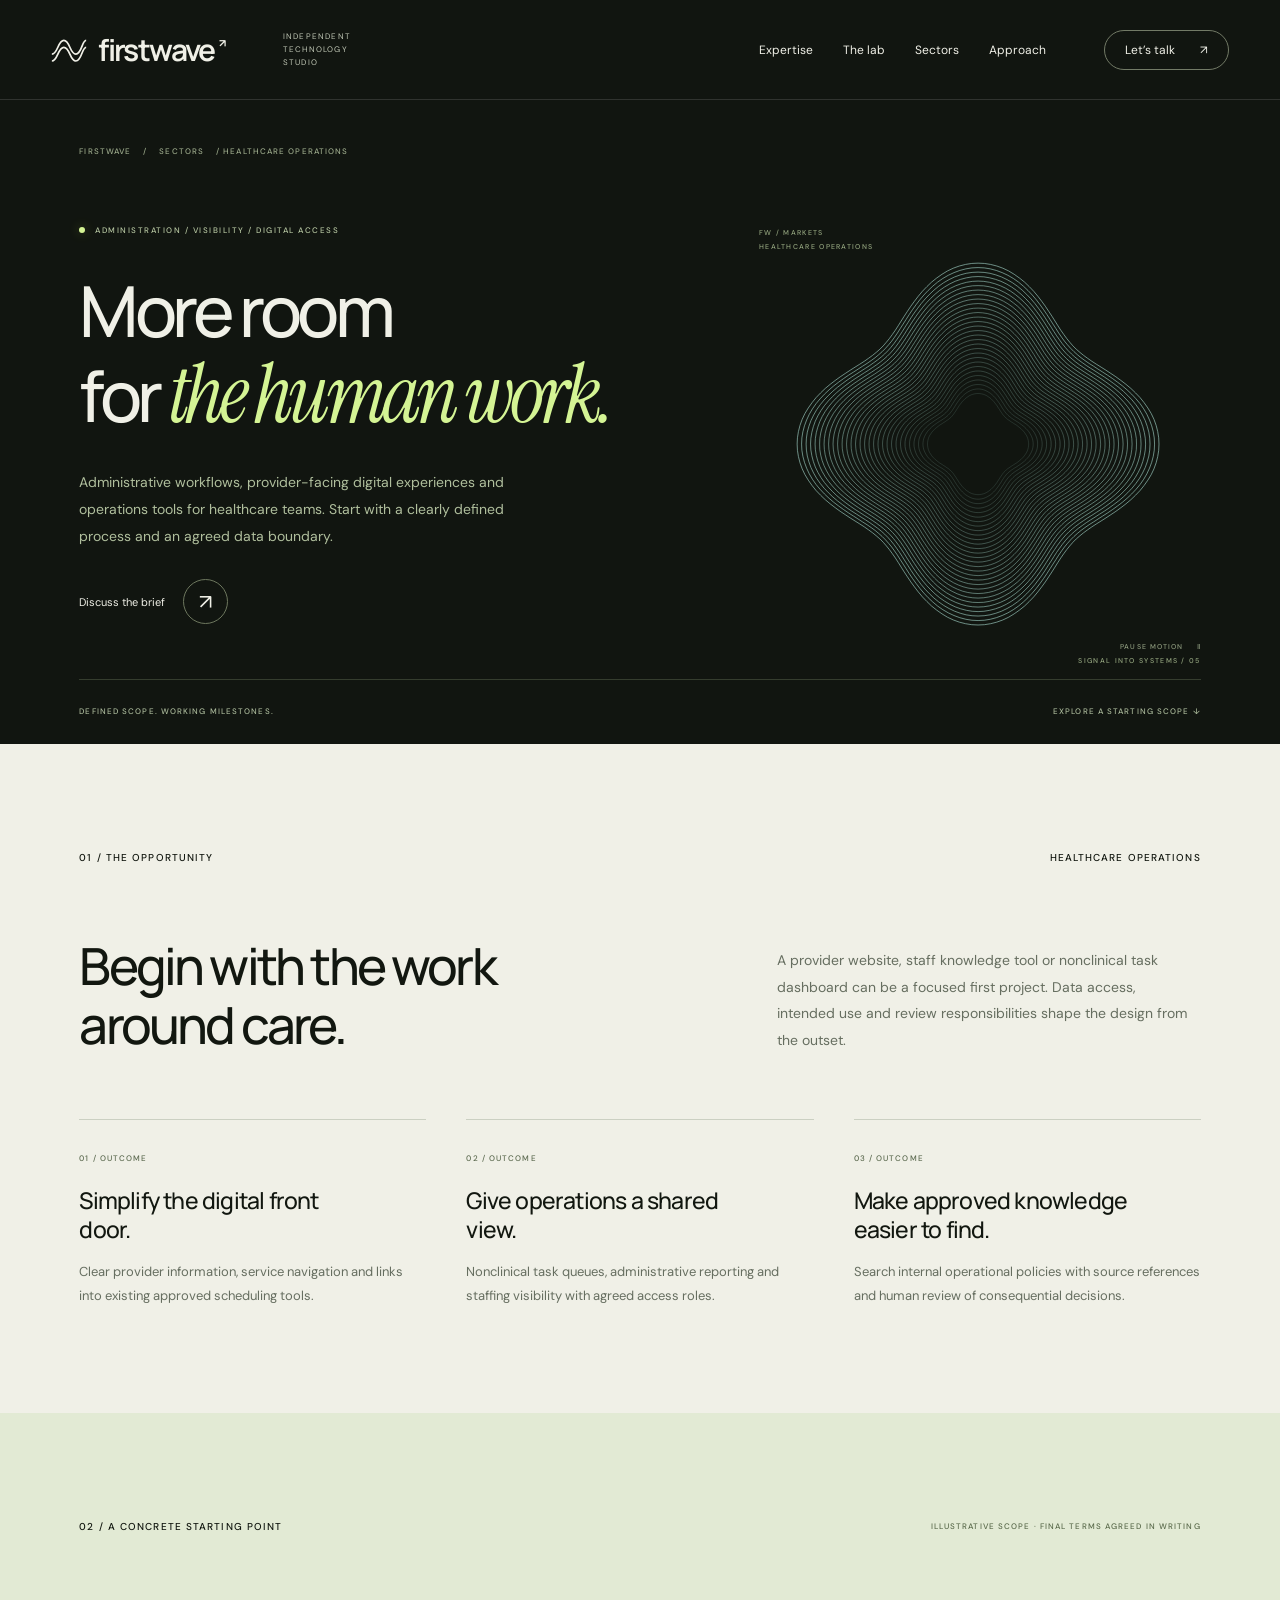
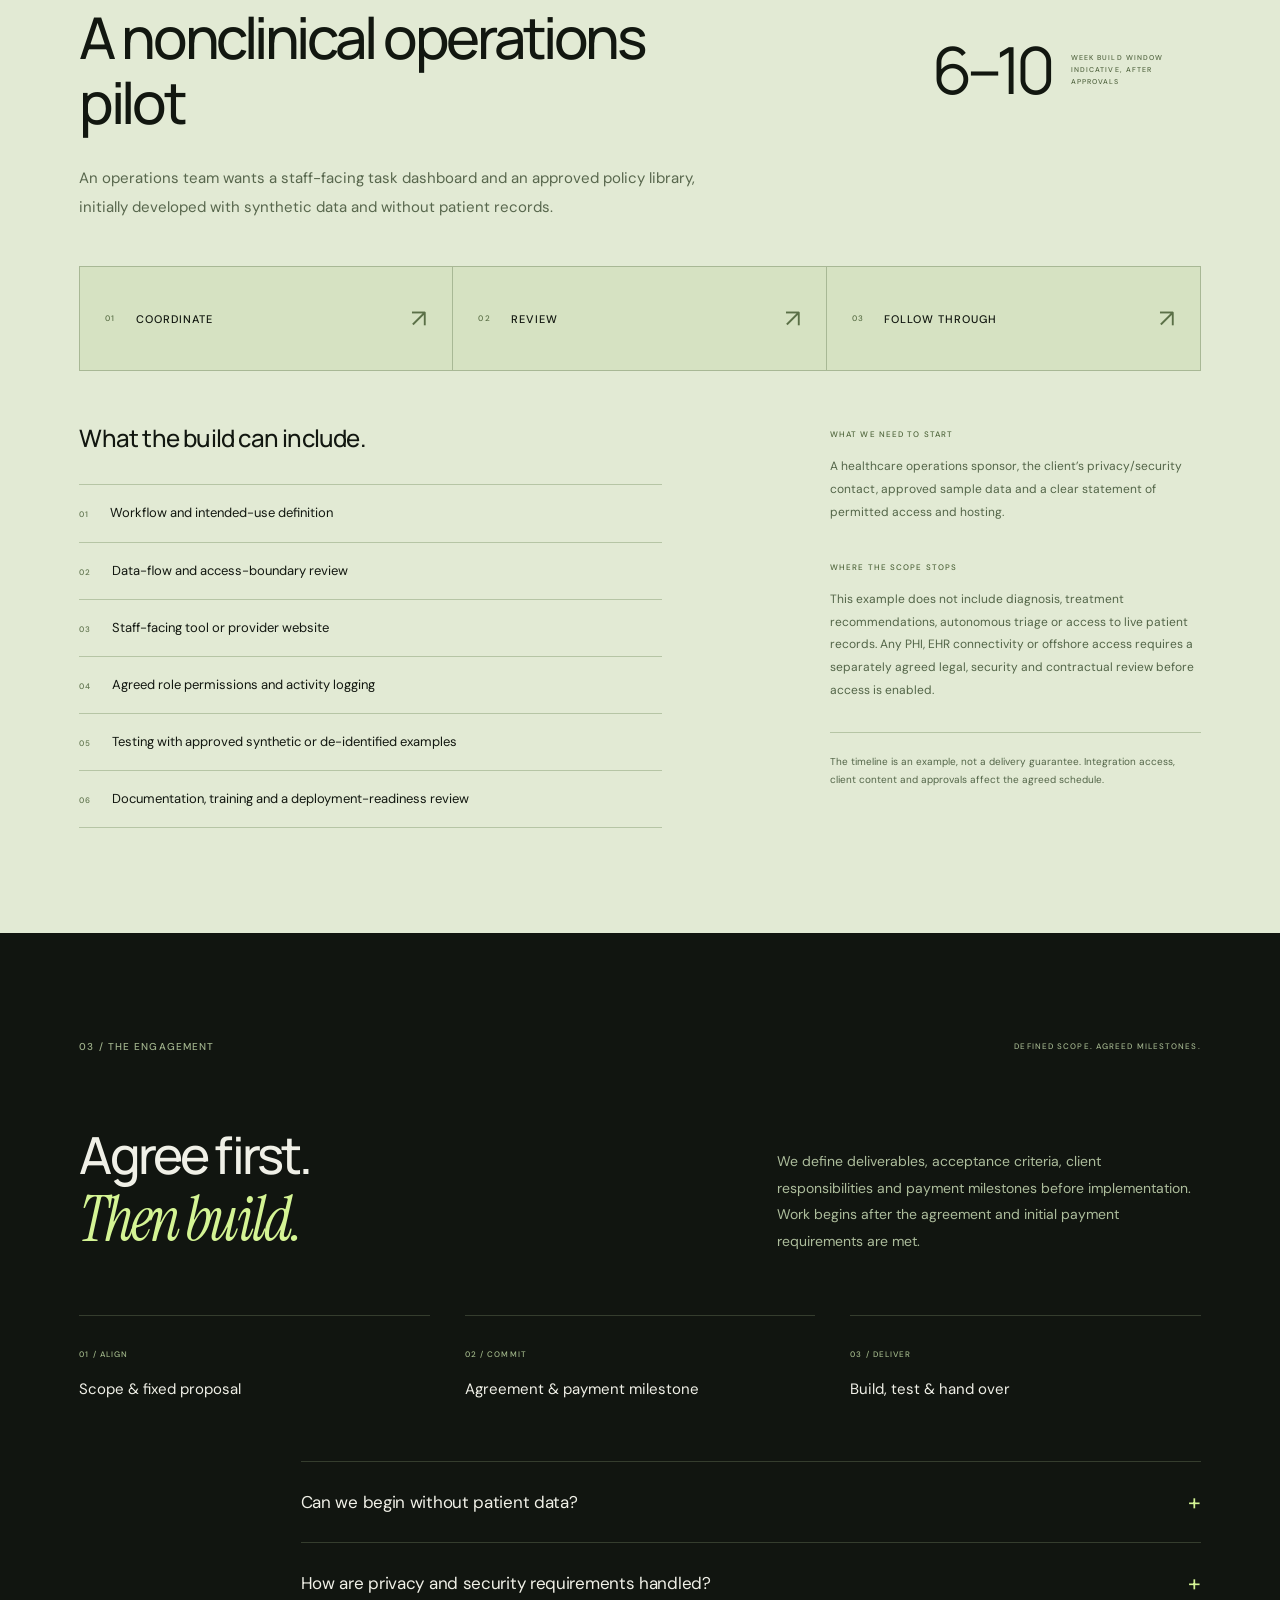
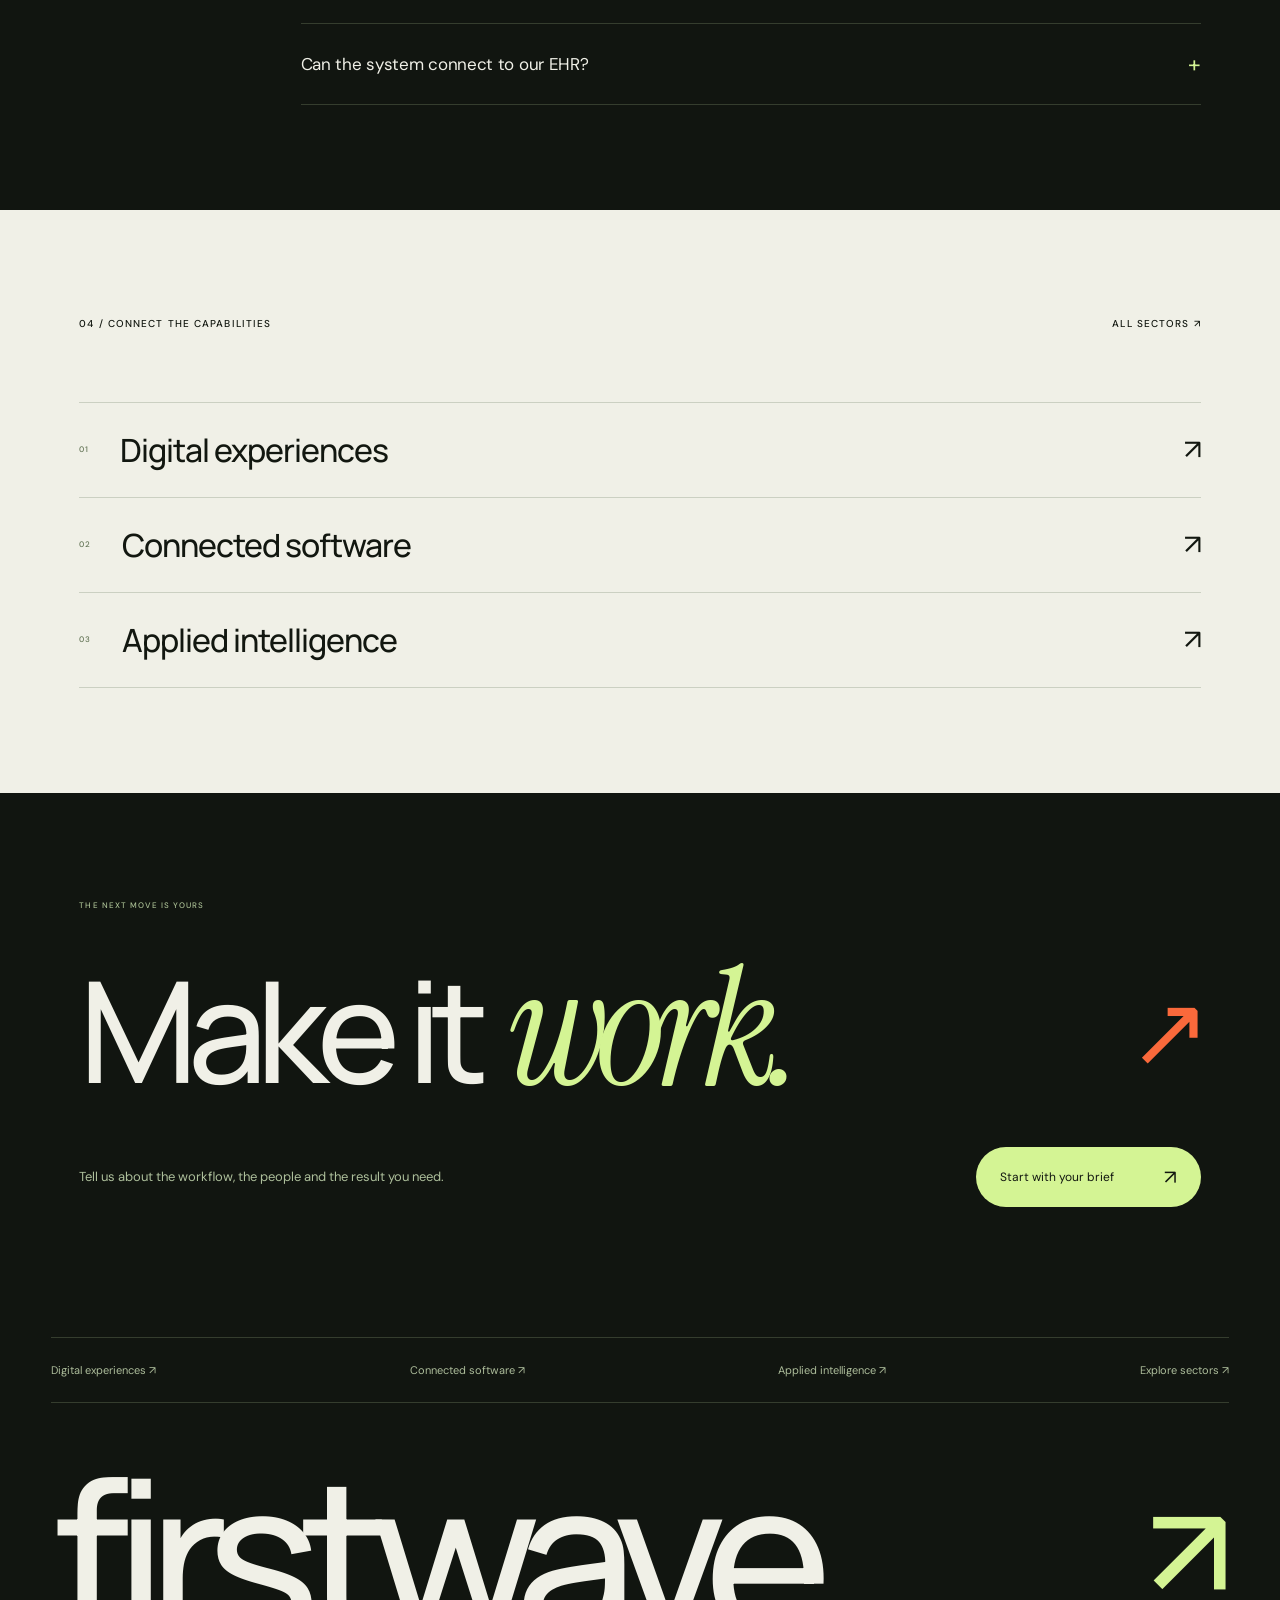
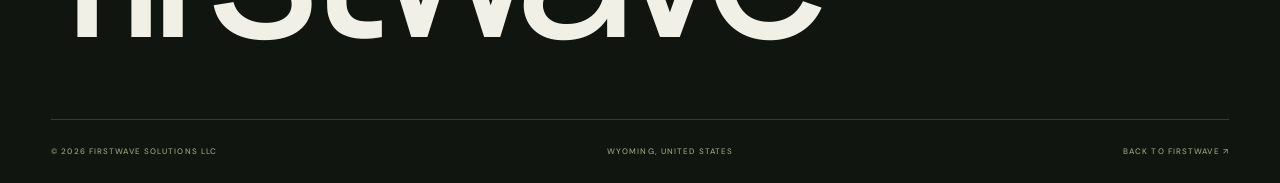
<file: markets/healthcare/index.html>
<!doctype html><html lang="en"><head><meta charset="utf-8"><meta name="viewport" content="width=device-width,initial-scale=1"><title>Healthcare operations — Firstwave</title><meta name="description" content="Administrative workflows, provider-facing digital experiences and operations tools for healthcare teams. Start with a clearly defined process and an agreed data boundary."><meta name="theme-color" content="#111510"><meta property="og:title" content="Healthcare operations — Firstwave"><meta property="og:description" content="Administrative workflows, provider-facing digital experiences and operations tools for healthcare teams. Start with a clearly defined process and an agreed data boundary."><link rel="canonical" href="https://fw1ai.com/markets/healthcare/"><link rel="icon" href="/favicon.svg" type="image/svg+xml"><link rel="preconnect" href="https://fonts.googleapis.com"><link rel="preconnect" href="https://fonts.gstatic.com" crossorigin><link href="https://fonts.googleapis.com/css2?family=DM+Sans:wght@400;450;500;550;600;650;700&family=Instrument+Serif:ital@0;1&family=Manrope:wght@400;450;500;550;600;650;700;800&display=swap" rel="stylesheet"><link rel="stylesheet" href="/styles.css"><link rel="stylesheet" href="/details.css"><script src="/details.js" defer></script></head><body class="detail-page"><a class="skip" href="#main">Skip to content</a><header class="site-header"><a class="wordmark" href="/#home" aria-label="Firstwave home"><svg viewBox="0 0 42 30" aria-hidden="true"><path d="M1 20C8 20 8 4 15 4s7 16 14 16S36 4 41 4M1 28C8 28 8 12 15 12s7 16 14 16 7-16 12-16"/></svg><span>firstwave<span class="brand-period">↗</span></span></a><span class="header-descriptor">INDEPENDENT TECHNOLOGY STUDIO</span><nav aria-label="Main navigation" id="navigation"><a href="/#expertise">Expertise</a><a href="/#lab">The lab</a><a href="/markets/">Sectors</a><a href="/#approach">Approach</a><a href="/#contact" class="header-contact">Let’s talk <span>↗</span></a></nav><button class="menu-toggle" aria-expanded="false" aria-controls="navigation" aria-label="Open navigation"><span></span><span></span></button></header><main id="main">
<section class="detail-hero dark section"><div class="detail-breadcrumb mono"><a href="/">FIRSTWAVE</a><span>/</span><a href="/markets/">SECTORS</a><span>/ HEALTHCARE OPERATIONS</span></div><div class="detail-hero-grid"><div class="detail-title"><p class="eyebrow"><span class="status-dot"></span> ADMINISTRATION / VISIBILITY / DIGITAL ACCESS</p><h1>More room<br>for <i>the human work.</i></h1><p class="detail-intro">Administrative workflows, provider-facing digital experiences and operations tools for healthcare teams. Start with a clearly defined process and an agreed data boundary.</p><a class="round-link" href="/?project=Business+software+or+integration&amp;interest=Healthcare+operations#contact"><span>Discuss the brief</span><span class="circle-arrow">↗</span></a></div><div class="detail-art art-healthcare"><svg viewBox="0 0 560 520" fill="none" aria-hidden="true"><path d="M331.3,260.0L331.2,261.8L330.9,263.6L330.5,265.3L329.9,267.0L329.1,268.7L328.1,270.2L327.1,271.7L325.9,273.2L324.6,274.5L323.3,275.8L321.9,276.9L320.5,278.0L319.1,279.1L317.6,280.0L316.2,280.9L314.9,281.8L313.5,282.6L312.3,283.5L311.1,284.3L309.9,285.1L308.9,286.0L307.8,286.9L306.9,287.8L306.0,288.9L305.1,289.9L304.3,291.1L303.5,292.3L302.6,293.5L301.8,294.9L300.9,296.2L300.0,297.6L299.1,299.1L298.0,300.5L296.9,301.9L295.8,303.3L294.5,304.6L293.2,305.9L291.7,307.1L290.2,308.1L288.7,309.1L287.0,309.9L285.3,310.5L283.6,310.9L281.8,311.2L280.0,311.3L278.2,311.2L276.4,310.9L274.7,310.5L273.0,309.9L271.3,309.1L269.8,308.1L268.3,307.1L266.8,305.9L265.5,304.6L264.2,303.3L263.1,301.9L262.0,300.5L260.9,299.1L260.0,297.6L259.1,296.2L258.2,294.9L257.4,293.5L256.5,292.3L255.7,291.1L254.9,289.9L254.0,288.9L253.1,287.8L252.2,286.9L251.1,286.0L250.1,285.1L248.9,284.3L247.7,283.5L246.5,282.6L245.1,281.8L243.8,280.9L242.4,280.0L240.9,279.1L239.5,278.0L238.1,276.9L236.7,275.8L235.4,274.5L234.1,273.2L232.9,271.7L231.9,270.2L230.9,268.7L230.1,267.0L229.5,265.3L229.1,263.6L228.8,261.8L228.7,260.0L228.8,258.2L229.1,256.4L229.5,254.7L230.1,253.0L230.9,251.3L231.9,249.8L232.9,248.3L234.1,246.8L235.4,245.5L236.7,244.2L238.1,243.1L239.5,242.0L240.9,240.9L242.4,240.0L243.8,239.1L245.1,238.2L246.5,237.4L247.7,236.5L248.9,235.7L250.1,234.9L251.1,234.0L252.2,233.1L253.1,232.2L254.0,231.1L254.9,230.1L255.7,228.9L256.5,227.7L257.4,226.5L258.2,225.1L259.1,223.8L260.0,222.4L260.9,220.9L262.0,219.5L263.1,218.1L264.2,216.7L265.5,215.4L266.8,214.1L268.3,212.9L269.8,211.9L271.3,210.9L273.0,210.1L274.7,209.5L276.4,209.1L278.2,208.8L280.0,208.7L281.8,208.8L283.6,209.1L285.3,209.5L287.0,210.1L288.7,210.9L290.2,211.9L291.7,212.9L293.2,214.1L294.5,215.4L295.8,216.7L296.9,218.1L298.0,219.5L299.1,220.9L300.0,222.4L300.9,223.8L301.8,225.1L302.6,226.5L303.5,227.7L304.3,228.9L305.1,230.1L306.0,231.1L306.9,232.2L307.8,233.1L308.9,234.0L309.9,234.9L311.1,235.7L312.3,236.5L313.5,237.4L314.9,238.2L316.2,239.1L317.6,240.0L319.1,240.9L320.5,242.0L321.9,243.1L323.3,244.2L324.6,245.5L325.9,246.8L327.1,248.3L328.1,249.8L329.1,251.3L329.9,253.0L330.5,254.7L330.9,256.4L331.2,258.2L331.3,260.0Z" style="--delay:0.00s;opacity:0.18"/><path d="M335.9,260.0L335.8,261.9L335.5,263.9L335.0,265.8L334.3,267.6L333.4,269.4L332.4,271.1L331.3,272.8L330.0,274.3L328.6,275.8L327.2,277.2L325.7,278.4L324.1,279.6L322.5,280.8L321.0,281.8L319.5,282.8L318.0,283.7L316.5,284.6L315.2,285.5L313.8,286.4L312.6,287.4L311.4,288.3L310.3,289.3L309.3,290.3L308.3,291.4L307.4,292.6L306.4,293.8L305.5,295.2L304.6,296.5L303.7,298.0L302.8,299.5L301.8,301.0L300.8,302.5L299.6,304.1L298.4,305.7L297.2,307.2L295.8,308.6L294.3,310.0L292.8,311.3L291.1,312.4L289.4,313.4L287.6,314.3L285.8,315.0L283.9,315.5L281.9,315.8L280.0,315.9L278.1,315.8L276.1,315.5L274.2,315.0L272.4,314.3L270.6,313.4L268.9,312.4L267.2,311.3L265.7,310.0L264.2,308.6L262.8,307.2L261.6,305.7L260.4,304.1L259.2,302.5L258.2,301.0L257.2,299.5L256.3,298.0L255.4,296.5L254.5,295.2L253.6,293.8L252.6,292.6L251.7,291.4L250.7,290.3L249.7,289.3L248.6,288.3L247.4,287.4L246.2,286.4L244.8,285.5L243.5,284.6L242.0,283.7L240.5,282.8L239.0,281.8L237.5,280.8L235.9,279.6L234.3,278.4L232.8,277.2L231.4,275.8L230.0,274.3L228.7,272.8L227.6,271.1L226.6,269.4L225.7,267.6L225.0,265.8L224.5,263.9L224.2,261.9L224.1,260.0L224.2,258.1L224.5,256.1L225.0,254.2L225.7,252.4L226.6,250.6L227.6,248.9L228.7,247.2L230.0,245.7L231.4,244.2L232.8,242.8L234.3,241.6L235.9,240.4L237.5,239.2L239.0,238.2L240.5,237.2L242.0,236.3L243.5,235.4L244.8,234.5L246.2,233.6L247.4,232.6L248.6,231.7L249.7,230.7L250.7,229.7L251.7,228.6L252.6,227.4L253.6,226.2L254.5,224.8L255.4,223.5L256.3,222.0L257.2,220.5L258.2,219.0L259.2,217.5L260.4,215.9L261.6,214.3L262.8,212.8L264.2,211.4L265.7,210.0L267.2,208.7L268.9,207.6L270.6,206.6L272.4,205.7L274.2,205.0L276.1,204.5L278.1,204.2L280.0,204.1L281.9,204.2L283.9,204.5L285.8,205.0L287.6,205.7L289.4,206.6L291.1,207.6L292.8,208.7L294.3,210.0L295.8,211.4L297.2,212.8L298.4,214.3L299.6,215.9L300.8,217.5L301.8,219.0L302.8,220.5L303.7,222.0L304.6,223.5L305.5,224.8L306.4,226.2L307.4,227.4L308.3,228.6L309.3,229.7L310.3,230.7L311.4,231.7L312.6,232.6L313.8,233.6L315.2,234.5L316.5,235.4L318.0,236.3L319.5,237.2L321.0,238.2L322.5,239.2L324.1,240.4L325.7,241.6L327.2,242.8L328.6,244.2L330.0,245.7L331.3,247.2L332.4,248.9L333.4,250.6L334.3,252.4L335.0,254.2L335.5,256.1L335.8,258.1L335.9,260.0Z" style="--delay:0.05s;opacity:0.20"/><path d="M340.4,260.0L340.3,262.1L340.0,264.2L339.5,266.2L338.7,268.3L337.8,270.2L336.7,272.1L335.5,273.8L334.1,275.5L332.6,277.1L331.0,278.6L329.4,280.0L327.7,281.2L326.0,282.4L324.3,283.6L322.7,284.6L321.1,285.7L319.5,286.7L318.0,287.6L316.6,288.6L315.3,289.6L314.0,290.6L312.8,291.7L311.7,292.8L310.6,294.0L309.6,295.3L308.6,296.6L307.6,298.0L306.7,299.5L305.7,301.1L304.6,302.7L303.6,304.3L302.4,306.0L301.2,307.7L300.0,309.4L298.6,311.0L297.1,312.6L295.5,314.1L293.8,315.5L292.1,316.7L290.2,317.8L288.3,318.7L286.2,319.5L284.2,320.0L282.1,320.3L280.0,320.4L277.9,320.3L275.8,320.0L273.8,319.5L271.7,318.7L269.8,317.8L267.9,316.7L266.2,315.5L264.5,314.1L262.9,312.6L261.4,311.0L260.0,309.4L258.8,307.7L257.6,306.0L256.4,304.3L255.4,302.7L254.3,301.1L253.3,299.5L252.4,298.0L251.4,296.6L250.4,295.3L249.4,294.0L248.3,292.8L247.2,291.7L246.0,290.6L244.7,289.6L243.4,288.6L242.0,287.6L240.5,286.7L238.9,285.7L237.3,284.6L235.7,283.6L234.0,282.4L232.3,281.2L230.6,280.0L229.0,278.6L227.4,277.1L225.9,275.5L224.5,273.8L223.3,272.1L222.2,270.2L221.3,268.3L220.5,266.2L220.0,264.2L219.7,262.1L219.6,260.0L219.7,257.9L220.0,255.8L220.5,253.8L221.3,251.7L222.2,249.8L223.3,247.9L224.5,246.2L225.9,244.5L227.4,242.9L229.0,241.4L230.6,240.0L232.3,238.8L234.0,237.6L235.7,236.4L237.3,235.4L238.9,234.3L240.5,233.3L242.0,232.4L243.4,231.4L244.7,230.4L246.0,229.4L247.2,228.3L248.3,227.2L249.4,226.0L250.4,224.7L251.4,223.4L252.4,222.0L253.3,220.5L254.3,218.9L255.4,217.3L256.4,215.7L257.6,214.0L258.8,212.3L260.0,210.6L261.4,209.0L262.9,207.4L264.5,205.9L266.2,204.5L267.9,203.3L269.8,202.2L271.7,201.3L273.8,200.5L275.8,200.0L277.9,199.7L280.0,199.6L282.1,199.7L284.2,200.0L286.2,200.5L288.3,201.3L290.2,202.2L292.1,203.3L293.8,204.5L295.5,205.9L297.1,207.4L298.6,209.0L300.0,210.6L301.2,212.3L302.4,214.0L303.6,215.7L304.6,217.3L305.7,218.9L306.7,220.5L307.6,222.0L308.6,223.4L309.6,224.7L310.6,226.0L311.7,227.2L312.8,228.3L314.0,229.4L315.3,230.4L316.6,231.4L318.0,232.4L319.5,233.3L321.1,234.3L322.7,235.4L324.3,236.4L326.0,237.6L327.7,238.8L329.4,240.0L331.0,241.4L332.6,242.9L334.1,244.5L335.5,246.2L336.7,247.9L337.8,249.8L338.7,251.7L339.5,253.8L340.0,255.8L340.3,257.9L340.4,260.0Z" style="--delay:0.10s;opacity:0.22"/><path d="M345.0,260.0L344.9,262.3L344.5,264.5L343.9,266.7L343.1,268.9L342.2,271.0L341.0,273.0L339.6,274.9L338.2,276.7L336.6,278.4L334.9,280.0L333.1,281.5L331.3,282.8L329.5,284.1L327.7,285.4L325.9,286.5L324.2,287.6L322.5,288.7L320.9,289.7L319.4,290.8L317.9,291.8L316.6,292.9L315.3,294.1L314.1,295.3L312.9,296.6L311.8,297.9L310.8,299.4L309.7,300.9L308.7,302.5L307.6,304.2L306.5,305.9L305.4,307.7L304.1,309.5L302.8,311.3L301.5,313.1L300.0,314.9L298.4,316.6L296.7,318.2L294.9,319.6L293.0,321.0L291.0,322.2L288.9,323.1L286.7,323.9L284.5,324.5L282.3,324.9L280.0,325.0L277.7,324.9L275.5,324.5L273.3,323.9L271.1,323.1L269.0,322.2L267.0,321.0L265.1,319.6L263.3,318.2L261.6,316.6L260.0,314.9L258.5,313.1L257.2,311.3L255.9,309.5L254.6,307.7L253.5,305.9L252.4,304.2L251.3,302.5L250.3,300.9L249.2,299.4L248.2,297.9L247.1,296.6L245.9,295.3L244.7,294.1L243.4,292.9L242.1,291.8L240.6,290.8L239.1,289.7L237.5,288.7L235.8,287.6L234.1,286.5L232.3,285.4L230.5,284.1L228.7,282.8L226.9,281.5L225.1,280.0L223.4,278.4L221.8,276.7L220.4,274.9L219.0,273.0L217.8,271.0L216.9,268.9L216.1,266.7L215.5,264.5L215.1,262.3L215.0,260.0L215.1,257.7L215.5,255.5L216.1,253.3L216.9,251.1L217.8,249.0L219.0,247.0L220.4,245.1L221.8,243.3L223.4,241.6L225.1,240.0L226.9,238.5L228.7,237.2L230.5,235.9L232.3,234.6L234.1,233.5L235.8,232.4L237.5,231.3L239.1,230.3L240.6,229.2L242.1,228.2L243.4,227.1L244.7,225.9L245.9,224.7L247.1,223.4L248.2,222.1L249.2,220.6L250.3,219.1L251.3,217.5L252.4,215.8L253.5,214.1L254.6,212.3L255.9,210.5L257.2,208.7L258.5,206.9L260.0,205.1L261.6,203.4L263.3,201.8L265.1,200.4L267.0,199.0L269.0,197.8L271.1,196.9L273.3,196.1L275.5,195.5L277.7,195.1L280.0,195.0L282.3,195.1L284.5,195.5L286.7,196.1L288.9,196.9L291.0,197.8L293.0,199.0L294.9,200.4L296.7,201.8L298.4,203.4L300.0,205.1L301.5,206.9L302.8,208.7L304.1,210.5L305.4,212.3L306.5,214.1L307.6,215.8L308.7,217.5L309.7,219.1L310.8,220.6L311.8,222.1L312.9,223.4L314.1,224.7L315.3,225.9L316.6,227.1L317.9,228.2L319.4,229.2L320.9,230.3L322.5,231.3L324.2,232.4L325.9,233.5L327.7,234.6L329.5,235.9L331.3,237.2L333.1,238.5L334.9,240.0L336.6,241.6L338.2,243.3L339.6,245.1L341.0,247.0L342.2,249.0L343.1,251.1L343.9,253.3L344.5,255.5L344.9,257.7L345.0,260.0Z" style="--delay:0.15s;opacity:0.24"/><path d="M349.5,260.0L349.4,262.4L349.0,264.8L348.4,267.2L347.6,269.5L346.5,271.7L345.3,273.9L343.8,275.9L342.2,277.8L340.5,279.7L338.7,281.4L336.8,283.0L334.9,284.4L333.0,285.8L331.0,287.1L329.1,288.4L327.3,289.5L325.5,290.7L323.8,291.8L322.1,292.9L320.6,294.1L319.1,295.2L317.8,296.5L316.5,297.8L315.2,299.1L314.1,300.6L312.9,302.1L311.8,303.8L310.7,305.5L309.5,307.3L308.4,309.1L307.1,311.0L305.8,313.0L304.4,314.9L303.0,316.8L301.4,318.7L299.7,320.5L297.8,322.2L295.9,323.8L293.9,325.3L291.7,326.5L289.5,327.6L287.2,328.4L284.8,329.0L282.4,329.4L280.0,329.5L277.6,329.4L275.2,329.0L272.8,328.4L270.5,327.6L268.3,326.5L266.1,325.3L264.1,323.8L262.2,322.2L260.3,320.5L258.6,318.7L257.0,316.8L255.6,314.9L254.2,313.0L252.9,311.0L251.6,309.1L250.5,307.3L249.3,305.5L248.2,303.8L247.1,302.1L245.9,300.6L244.8,299.1L243.5,297.8L242.2,296.5L240.9,295.2L239.4,294.1L237.9,292.9L236.2,291.8L234.5,290.7L232.7,289.5L230.9,288.4L229.0,287.1L227.0,285.8L225.1,284.4L223.2,283.0L221.3,281.4L219.5,279.7L217.8,277.8L216.2,275.9L214.7,273.9L213.5,271.7L212.4,269.5L211.6,267.2L211.0,264.8L210.6,262.4L210.5,260.0L210.6,257.6L211.0,255.2L211.6,252.8L212.4,250.5L213.5,248.3L214.7,246.1L216.2,244.1L217.8,242.2L219.5,240.3L221.3,238.6L223.2,237.0L225.1,235.6L227.0,234.2L229.0,232.9L230.9,231.6L232.7,230.5L234.5,229.3L236.2,228.2L237.9,227.1L239.4,225.9L240.9,224.8L242.2,223.5L243.5,222.2L244.8,220.9L245.9,219.4L247.1,217.9L248.2,216.2L249.3,214.5L250.5,212.7L251.6,210.9L252.9,209.0L254.2,207.0L255.6,205.1L257.0,203.2L258.6,201.3L260.3,199.5L262.2,197.8L264.1,196.2L266.1,194.7L268.3,193.5L270.5,192.4L272.8,191.6L275.2,191.0L277.6,190.6L280.0,190.5L282.4,190.6L284.8,191.0L287.2,191.6L289.5,192.4L291.7,193.5L293.9,194.7L295.9,196.2L297.8,197.8L299.7,199.5L301.4,201.3L303.0,203.2L304.4,205.1L305.8,207.0L307.1,209.0L308.4,210.9L309.5,212.7L310.7,214.5L311.8,216.2L312.9,217.9L314.1,219.4L315.2,220.9L316.5,222.2L317.8,223.5L319.1,224.8L320.6,225.9L322.1,227.1L323.8,228.2L325.5,229.3L327.3,230.5L329.1,231.6L331.0,232.9L333.0,234.2L334.9,235.6L336.8,237.0L338.7,238.6L340.5,240.3L342.2,242.2L343.8,244.1L345.3,246.1L346.5,248.3L347.6,250.5L348.4,252.8L349.0,255.2L349.4,257.6L349.5,260.0Z" style="--delay:0.20s;opacity:0.26"/><path d="M354.1,260.0L354.0,262.6L353.6,265.1L352.9,267.7L352.0,270.1L350.9,272.5L349.5,274.8L348.0,277.0L346.3,279.0L344.5,281.0L342.6,282.8L340.6,284.5L338.5,286.1L336.4,287.5L334.4,288.9L332.4,290.2L330.4,291.5L328.5,292.7L326.6,293.9L324.9,295.1L323.2,296.3L321.7,297.5L320.2,298.8L318.8,300.2L317.5,301.7L316.3,303.2L315.1,304.9L313.9,306.6L312.7,308.5L311.5,310.4L310.2,312.4L308.9,314.4L307.5,316.4L306.1,318.5L304.5,320.6L302.8,322.6L301.0,324.5L299.0,326.3L297.0,328.0L294.8,329.5L292.5,330.9L290.1,332.0L287.7,332.9L285.1,333.6L282.6,334.0L280.0,334.1L277.4,334.0L274.9,333.6L272.3,332.9L269.9,332.0L267.5,330.9L265.2,329.5L263.0,328.0L261.0,326.3L259.0,324.5L257.2,322.6L255.5,320.6L253.9,318.5L252.5,316.4L251.1,314.4L249.8,312.4L248.5,310.4L247.3,308.5L246.1,306.6L244.9,304.9L243.7,303.2L242.5,301.7L241.2,300.2L239.8,298.8L238.3,297.5L236.8,296.3L235.1,295.1L233.4,293.9L231.5,292.7L229.6,291.5L227.6,290.2L225.6,288.9L223.6,287.5L221.5,286.1L219.4,284.5L217.4,282.8L215.5,281.0L213.7,279.0L212.0,277.0L210.5,274.8L209.1,272.5L208.0,270.1L207.1,267.7L206.4,265.1L206.0,262.6L205.9,260.0L206.0,257.4L206.4,254.9L207.1,252.3L208.0,249.9L209.1,247.5L210.5,245.2L212.0,243.0L213.7,241.0L215.5,239.0L217.4,237.2L219.4,235.5L221.5,233.9L223.6,232.5L225.6,231.1L227.6,229.8L229.6,228.5L231.5,227.3L233.4,226.1L235.1,224.9L236.8,223.7L238.3,222.5L239.8,221.2L241.2,219.8L242.5,218.3L243.7,216.8L244.9,215.1L246.1,213.4L247.3,211.5L248.5,209.6L249.8,207.6L251.1,205.6L252.5,203.6L253.9,201.5L255.5,199.4L257.2,197.4L259.0,195.5L261.0,193.7L263.0,192.0L265.2,190.5L267.5,189.1L269.9,188.0L272.3,187.1L274.9,186.4L277.4,186.0L280.0,185.9L282.6,186.0L285.1,186.4L287.7,187.1L290.1,188.0L292.5,189.1L294.8,190.5L297.0,192.0L299.0,193.7L301.0,195.5L302.8,197.4L304.5,199.4L306.1,201.5L307.5,203.6L308.9,205.6L310.2,207.6L311.5,209.6L312.7,211.5L313.9,213.4L315.1,215.1L316.3,216.8L317.5,218.3L318.8,219.8L320.2,221.2L321.7,222.5L323.2,223.7L324.9,224.9L326.6,226.1L328.5,227.3L330.4,228.5L332.4,229.8L334.4,231.1L336.4,232.5L338.5,233.9L340.6,235.5L342.6,237.2L344.5,239.0L346.3,241.0L348.0,243.0L349.5,245.2L350.9,247.5L352.0,249.9L352.9,252.3L353.6,254.9L354.0,257.4L354.1,260.0Z" style="--delay:0.25s;opacity:0.29"/><path d="M358.7,260.0L358.5,262.7L358.1,265.5L357.4,268.1L356.4,270.7L355.2,273.3L353.8,275.7L352.2,278.0L350.4,280.2L348.5,282.2L346.4,284.2L344.3,286.0L342.1,287.7L339.9,289.2L337.7,290.7L335.6,292.1L333.5,293.4L331.4,294.7L329.5,296.0L327.7,297.2L325.9,298.5L324.3,299.8L322.7,301.2L321.2,302.7L319.8,304.3L318.5,305.9L317.2,307.7L316.0,309.5L314.7,311.4L313.4,313.5L312.1,315.6L310.7,317.7L309.2,319.9L307.7,322.1L306.0,324.3L304.2,326.4L302.2,328.5L300.2,330.4L298.0,332.2L295.7,333.8L293.3,335.2L290.7,336.4L288.1,337.4L285.5,338.1L282.7,338.5L280.0,338.7L277.3,338.5L274.5,338.1L271.9,337.4L269.3,336.4L266.7,335.2L264.3,333.8L262.0,332.2L259.8,330.4L257.8,328.5L255.8,326.4L254.0,324.3L252.3,322.1L250.8,319.9L249.3,317.7L247.9,315.6L246.6,313.5L245.3,311.4L244.0,309.5L242.8,307.7L241.5,305.9L240.2,304.3L238.8,302.7L237.3,301.2L235.7,299.8L234.1,298.5L232.3,297.2L230.5,296.0L228.6,294.7L226.5,293.4L224.4,292.1L222.3,290.7L220.1,289.2L217.9,287.7L215.7,286.0L213.6,284.2L211.5,282.2L209.6,280.2L207.8,278.0L206.2,275.7L204.8,273.3L203.6,270.7L202.6,268.1L201.9,265.5L201.5,262.7L201.3,260.0L201.5,257.3L201.9,254.5L202.6,251.9L203.6,249.3L204.8,246.7L206.2,244.3L207.8,242.0L209.6,239.8L211.5,237.8L213.6,235.8L215.7,234.0L217.9,232.3L220.1,230.8L222.3,229.3L224.4,227.9L226.5,226.6L228.6,225.3L230.5,224.0L232.3,222.8L234.1,221.5L235.7,220.2L237.3,218.8L238.8,217.3L240.2,215.7L241.5,214.1L242.8,212.3L244.0,210.5L245.3,208.6L246.6,206.5L247.9,204.4L249.3,202.3L250.8,200.1L252.3,197.9L254.0,195.7L255.8,193.6L257.8,191.5L259.8,189.6L262.0,187.8L264.3,186.2L266.7,184.8L269.3,183.6L271.9,182.6L274.5,181.9L277.3,181.5L280.0,181.3L282.7,181.5L285.5,181.9L288.1,182.6L290.7,183.6L293.3,184.8L295.7,186.2L298.0,187.8L300.2,189.6L302.2,191.5L304.2,193.6L306.0,195.7L307.7,197.9L309.2,200.1L310.7,202.3L312.1,204.4L313.4,206.5L314.7,208.6L316.0,210.5L317.2,212.3L318.5,214.1L319.8,215.7L321.2,217.3L322.7,218.8L324.3,220.2L325.9,221.5L327.7,222.8L329.5,224.0L331.4,225.3L333.5,226.6L335.6,227.9L337.7,229.3L339.9,230.8L342.1,232.3L344.3,234.0L346.4,235.8L348.5,237.8L350.4,239.8L352.2,242.0L353.8,244.3L355.2,246.7L356.4,249.3L357.4,251.9L358.1,254.5L358.5,257.3L358.7,260.0Z" style="--delay:0.30s;opacity:0.31"/><path d="M363.2,260.0L363.1,262.9L362.6,265.8L361.9,268.6L360.9,271.4L359.6,274.0L358.1,276.6L356.4,279.0L354.5,281.4L352.4,283.5L350.3,285.6L348.0,287.5L345.7,289.3L343.4,290.9L341.1,292.5L338.8,293.9L336.6,295.3L334.4,296.7L332.4,298.0L330.4,299.4L328.6,300.8L326.8,302.2L325.2,303.6L323.6,305.2L322.2,306.8L320.8,308.6L319.4,310.4L318.0,312.4L316.7,314.4L315.3,316.6L313.9,318.8L312.5,321.1L310.9,323.4L309.3,325.7L307.5,328.0L305.6,330.3L303.5,332.4L301.4,334.5L299.0,336.4L296.6,338.1L294.0,339.6L291.4,340.9L288.6,341.9L285.8,342.6L282.9,343.1L280.0,343.2L277.1,343.1L274.2,342.6L271.4,341.9L268.6,340.9L266.0,339.6L263.4,338.1L261.0,336.4L258.6,334.5L256.5,332.4L254.4,330.3L252.5,328.0L250.7,325.7L249.1,323.4L247.5,321.1L246.1,318.8L244.7,316.6L243.3,314.4L242.0,312.4L240.6,310.4L239.2,308.6L237.8,306.8L236.4,305.2L234.8,303.6L233.2,302.2L231.4,300.8L229.6,299.4L227.6,298.0L225.6,296.7L223.4,295.3L221.2,293.9L218.9,292.5L216.6,290.9L214.3,289.3L212.0,287.5L209.7,285.6L207.6,283.5L205.5,281.4L203.6,279.0L201.9,276.6L200.4,274.0L199.1,271.4L198.1,268.6L197.4,265.8L196.9,262.9L196.8,260.0L196.9,257.1L197.4,254.2L198.1,251.4L199.1,248.6L200.4,246.0L201.9,243.4L203.6,241.0L205.5,238.6L207.6,236.5L209.7,234.4L212.0,232.5L214.3,230.7L216.6,229.1L218.9,227.5L221.2,226.1L223.4,224.7L225.6,223.3L227.6,222.0L229.6,220.6L231.4,219.2L233.2,217.8L234.8,216.4L236.4,214.8L237.8,213.2L239.2,211.4L240.6,209.6L242.0,207.6L243.3,205.6L244.7,203.4L246.1,201.2L247.5,198.9L249.1,196.6L250.7,194.3L252.5,192.0L254.4,189.7L256.5,187.6L258.6,185.5L261.0,183.6L263.4,181.9L266.0,180.4L268.6,179.1L271.4,178.1L274.2,177.4L277.1,176.9L280.0,176.8L282.9,176.9L285.8,177.4L288.6,178.1L291.4,179.1L294.0,180.4L296.6,181.9L299.0,183.6L301.4,185.5L303.5,187.6L305.6,189.7L307.5,192.0L309.3,194.3L310.9,196.6L312.5,198.9L313.9,201.2L315.3,203.4L316.7,205.6L318.0,207.6L319.4,209.6L320.8,211.4L322.2,213.2L323.6,214.8L325.2,216.4L326.8,217.8L328.6,219.2L330.4,220.6L332.4,222.0L334.4,223.3L336.6,224.7L338.8,226.1L341.1,227.5L343.4,229.1L345.7,230.7L348.0,232.5L350.3,234.4L352.4,236.5L354.5,238.6L356.4,241.0L358.1,243.4L359.6,246.0L360.9,248.6L361.9,251.4L362.6,254.2L363.1,257.1L363.2,260.0Z" style="--delay:0.35s;opacity:0.33"/><path d="M367.8,260.0L367.6,263.1L367.1,266.1L366.4,269.1L365.3,272.0L364.0,274.8L362.4,277.5L360.6,280.1L358.6,282.5L356.4,284.8L354.1,287.0L351.7,289.0L349.3,290.9L346.9,292.6L344.4,294.3L342.0,295.8L339.7,297.3L337.4,298.7L335.2,300.1L333.2,301.5L331.2,303.0L329.4,304.5L327.7,306.0L326.0,307.7L324.5,309.4L323.0,311.2L321.5,313.2L320.1,315.2L318.7,317.4L317.3,319.7L315.8,322.0L314.3,324.4L312.6,326.9L310.9,329.3L309.0,331.7L307.0,334.1L304.8,336.4L302.5,338.6L300.1,340.6L297.5,342.4L294.8,344.0L292.0,345.3L289.1,346.4L286.1,347.1L283.1,347.6L280.0,347.8L276.9,347.6L273.9,347.1L270.9,346.4L268.0,345.3L265.2,344.0L262.5,342.4L259.9,340.6L257.5,338.6L255.2,336.4L253.0,334.1L251.0,331.7L249.1,329.3L247.4,326.9L245.7,324.4L244.2,322.0L242.7,319.7L241.3,317.4L239.9,315.2L238.5,313.2L237.0,311.2L235.5,309.4L234.0,307.7L232.3,306.0L230.6,304.5L228.8,303.0L226.8,301.5L224.8,300.1L222.6,298.7L220.3,297.3L218.0,295.8L215.6,294.3L213.1,292.6L210.7,290.9L208.3,289.0L205.9,287.0L203.6,284.8L201.4,282.5L199.4,280.1L197.6,277.5L196.0,274.8L194.7,272.0L193.6,269.1L192.9,266.1L192.4,263.1L192.2,260.0L192.4,256.9L192.9,253.9L193.6,250.9L194.7,248.0L196.0,245.2L197.6,242.5L199.4,239.9L201.4,237.5L203.6,235.2L205.9,233.0L208.3,231.0L210.7,229.1L213.1,227.4L215.6,225.7L218.0,224.2L220.3,222.7L222.6,221.3L224.8,219.9L226.8,218.5L228.8,217.0L230.6,215.5L232.3,214.0L234.0,212.3L235.5,210.6L237.0,208.8L238.5,206.8L239.9,204.8L241.3,202.6L242.7,200.3L244.2,198.0L245.7,195.6L247.4,193.1L249.1,190.7L251.0,188.3L253.0,185.9L255.2,183.6L257.5,181.4L259.9,179.4L262.5,177.6L265.2,176.0L268.0,174.7L270.9,173.6L273.9,172.9L276.9,172.4L280.0,172.2L283.1,172.4L286.1,172.9L289.1,173.6L292.0,174.7L294.8,176.0L297.5,177.6L300.1,179.4L302.5,181.4L304.8,183.6L307.0,185.9L309.0,188.3L310.9,190.7L312.6,193.1L314.3,195.6L315.8,198.0L317.3,200.3L318.7,202.6L320.1,204.8L321.5,206.8L323.0,208.8L324.5,210.6L326.0,212.3L327.7,214.0L329.4,215.5L331.2,217.0L333.2,218.5L335.2,219.9L337.4,221.3L339.7,222.7L342.0,224.2L344.4,225.7L346.9,227.4L349.3,229.1L351.7,231.0L354.1,233.0L356.4,235.2L358.6,237.5L360.6,239.9L362.4,242.5L364.0,245.2L365.3,248.0L366.4,250.9L367.1,253.9L367.6,256.9L367.8,260.0Z" style="--delay:0.40s;opacity:0.35"/><path d="M372.3,260.0L372.2,263.2L371.7,266.4L370.9,269.5L369.7,272.6L368.3,275.6L366.7,278.4L364.7,281.1L362.6,283.7L360.4,286.1L358.0,288.4L355.5,290.5L352.9,292.5L350.3,294.3L347.8,296.0L345.2,297.7L342.8,299.2L340.4,300.7L338.1,302.2L335.9,303.7L333.9,305.2L332.0,306.8L330.1,308.4L328.4,310.1L326.8,312.0L325.2,313.9L323.7,315.9L322.2,318.1L320.7,320.4L319.2,322.8L317.7,325.2L316.0,327.8L314.3,330.3L312.5,332.9L310.5,335.5L308.4,338.0L306.1,340.4L303.7,342.6L301.1,344.7L298.4,346.7L295.6,348.3L292.6,349.7L289.5,350.9L286.4,351.7L283.2,352.2L280.0,352.3L276.8,352.2L273.6,351.7L270.5,350.9L267.4,349.7L264.4,348.3L261.6,346.7L258.9,344.7L256.3,342.6L253.9,340.4L251.6,338.0L249.5,335.5L247.5,332.9L245.7,330.3L244.0,327.8L242.3,325.2L240.8,322.8L239.3,320.4L237.8,318.1L236.3,315.9L234.8,313.9L233.2,312.0L231.6,310.1L229.9,308.4L228.0,306.8L226.1,305.2L224.1,303.7L221.9,302.2L219.6,300.7L217.2,299.2L214.8,297.7L212.2,296.0L209.7,294.3L207.1,292.5L204.5,290.5L202.0,288.4L199.6,286.1L197.4,283.7L195.3,281.1L193.3,278.4L191.7,275.6L190.3,272.6L189.1,269.5L188.3,266.4L187.8,263.2L187.7,260.0L187.8,256.8L188.3,253.6L189.1,250.5L190.3,247.4L191.7,244.4L193.3,241.6L195.3,238.9L197.4,236.3L199.6,233.9L202.0,231.6L204.5,229.5L207.1,227.5L209.7,225.7L212.2,224.0L214.8,222.3L217.2,220.8L219.6,219.3L221.9,217.8L224.1,216.3L226.1,214.8L228.0,213.2L229.9,211.6L231.6,209.9L233.2,208.0L234.8,206.1L236.3,204.1L237.8,201.9L239.3,199.6L240.8,197.2L242.3,194.8L244.0,192.2L245.7,189.7L247.5,187.1L249.5,184.5L251.6,182.0L253.9,179.6L256.3,177.4L258.9,175.3L261.6,173.3L264.4,171.7L267.4,170.3L270.5,169.1L273.6,168.3L276.8,167.8L280.0,167.7L283.2,167.8L286.4,168.3L289.5,169.1L292.6,170.3L295.6,171.7L298.4,173.3L301.1,175.3L303.7,177.4L306.1,179.6L308.4,182.0L310.5,184.5L312.5,187.1L314.3,189.7L316.0,192.2L317.7,194.8L319.2,197.2L320.7,199.6L322.2,201.9L323.7,204.1L325.2,206.1L326.8,208.0L328.4,209.9L330.1,211.6L332.0,213.2L333.9,214.8L335.9,216.3L338.1,217.8L340.4,219.3L342.8,220.8L345.2,222.3L347.8,224.0L350.3,225.7L352.9,227.5L355.5,229.5L358.0,231.6L360.4,233.9L362.6,236.3L364.7,238.9L366.7,241.6L368.3,244.4L369.7,247.4L370.9,250.5L371.7,253.6L372.2,256.8L372.3,260.0Z" style="--delay:0.45s;opacity:0.37"/><path d="M376.9,260.0L376.7,263.4L376.2,266.7L375.3,270.0L374.2,273.2L372.7,276.3L370.9,279.3L368.9,282.2L366.7,284.9L364.3,287.4L361.8,289.8L359.2,292.0L356.5,294.1L353.8,296.0L351.1,297.8L348.5,299.5L345.9,301.2L343.4,302.7L341.0,304.3L338.7,305.9L336.5,307.4L334.5,309.1L332.6,310.8L330.8,312.6L329.1,314.5L327.4,316.5L325.9,318.7L324.3,321.0L322.7,323.4L321.2,325.9L319.5,328.5L317.8,331.1L316.0,333.8L314.1,336.5L312.0,339.2L309.8,341.8L307.4,344.3L304.9,346.7L302.2,348.9L299.3,350.9L296.3,352.7L293.2,354.2L290.0,355.3L286.7,356.2L283.4,356.7L280.0,356.9L276.6,356.7L273.3,356.2L270.0,355.3L266.8,354.2L263.7,352.7L260.7,350.9L257.8,348.9L255.1,346.7L252.6,344.3L250.2,341.8L248.0,339.2L245.9,336.5L244.0,333.8L242.2,331.1L240.5,328.5L238.8,325.9L237.3,323.4L235.7,321.0L234.1,318.7L232.6,316.5L230.9,314.5L229.2,312.6L227.4,310.8L225.5,309.1L223.5,307.4L221.3,305.9L219.0,304.3L216.6,302.7L214.1,301.2L211.5,299.5L208.9,297.8L206.2,296.0L203.5,294.1L200.8,292.0L198.2,289.8L195.7,287.4L193.3,284.9L191.1,282.2L189.1,279.3L187.3,276.3L185.8,273.2L184.7,270.0L183.8,266.7L183.3,263.4L183.1,260.0L183.3,256.6L183.8,253.3L184.7,250.0L185.8,246.8L187.3,243.7L189.1,240.7L191.1,237.8L193.3,235.1L195.7,232.6L198.2,230.2L200.8,228.0L203.5,225.9L206.2,224.0L208.9,222.2L211.5,220.5L214.1,218.8L216.6,217.3L219.0,215.7L221.3,214.1L223.5,212.6L225.5,210.9L227.4,209.2L229.2,207.4L230.9,205.5L232.6,203.5L234.1,201.3L235.7,199.0L237.3,196.6L238.8,194.1L240.5,191.5L242.2,188.9L244.0,186.2L245.9,183.5L248.0,180.8L250.2,178.2L252.6,175.7L255.1,173.3L257.8,171.1L260.7,169.1L263.7,167.3L266.8,165.8L270.0,164.7L273.3,163.8L276.6,163.3L280.0,163.1L283.4,163.3L286.7,163.8L290.0,164.7L293.2,165.8L296.3,167.3L299.3,169.1L302.2,171.1L304.9,173.3L307.4,175.7L309.8,178.2L312.0,180.8L314.1,183.5L316.0,186.2L317.8,188.9L319.5,191.5L321.2,194.1L322.7,196.6L324.3,199.0L325.9,201.3L327.4,203.5L329.1,205.5L330.8,207.4L332.6,209.2L334.5,210.9L336.5,212.6L338.7,214.1L341.0,215.7L343.4,217.3L345.9,218.8L348.5,220.5L351.1,222.2L353.8,224.0L356.5,225.9L359.2,228.0L361.8,230.2L364.3,232.6L366.7,235.1L368.9,237.8L370.9,240.7L372.7,243.7L374.2,246.8L375.3,250.0L376.2,253.3L376.7,256.6L376.9,260.0Z" style="--delay:0.50s;opacity:0.39"/><path d="M381.5,260.0L381.3,263.5L380.7,267.0L379.8,270.5L378.6,273.9L377.0,277.1L375.2,280.2L373.1,283.2L370.8,286.0L368.3,288.7L365.7,291.2L362.9,293.5L360.1,295.7L357.3,297.7L354.5,299.6L351.7,301.4L349.0,303.1L346.4,304.8L343.8,306.4L341.5,308.0L339.2,309.7L337.1,311.4L335.1,313.2L333.2,315.1L331.4,317.1L329.7,319.2L328.0,321.5L326.4,323.8L324.8,326.4L323.1,329.0L321.4,331.7L319.6,334.5L317.7,337.3L315.7,340.1L313.5,342.9L311.2,345.7L308.7,348.3L306.0,350.8L303.2,353.1L300.2,355.2L297.1,357.0L293.9,358.6L290.5,359.8L287.0,360.7L283.5,361.3L280.0,361.5L276.5,361.3L273.0,360.7L269.5,359.8L266.1,358.6L262.9,357.0L259.8,355.2L256.8,353.1L254.0,350.8L251.3,348.3L248.8,345.7L246.5,342.9L244.3,340.1L242.3,337.3L240.4,334.5L238.6,331.7L236.9,329.0L235.2,326.4L233.6,323.8L232.0,321.5L230.3,319.2L228.6,317.1L226.8,315.1L224.9,313.2L222.9,311.4L220.8,309.7L218.5,308.0L216.2,306.4L213.6,304.8L211.0,303.1L208.3,301.4L205.5,299.6L202.7,297.7L199.9,295.7L197.1,293.5L194.3,291.2L191.7,288.7L189.2,286.0L186.9,283.2L184.8,280.2L183.0,277.1L181.4,273.9L180.2,270.5L179.3,267.0L178.7,263.5L178.5,260.0L178.7,256.5L179.3,253.0L180.2,249.5L181.4,246.1L183.0,242.9L184.8,239.8L186.9,236.8L189.2,234.0L191.7,231.3L194.3,228.8L197.1,226.5L199.9,224.3L202.7,222.3L205.5,220.4L208.3,218.6L211.0,216.9L213.6,215.2L216.2,213.6L218.5,212.0L220.8,210.3L222.9,208.6L224.9,206.8L226.8,204.9L228.6,202.9L230.3,200.8L232.0,198.5L233.6,196.2L235.2,193.6L236.9,191.0L238.6,188.3L240.4,185.5L242.3,182.7L244.3,179.9L246.5,177.1L248.8,174.3L251.3,171.7L254.0,169.2L256.8,166.9L259.8,164.8L262.9,163.0L266.1,161.4L269.5,160.2L273.0,159.3L276.5,158.7L280.0,158.5L283.5,158.7L287.0,159.3L290.5,160.2L293.9,161.4L297.1,163.0L300.2,164.8L303.2,166.9L306.0,169.2L308.7,171.7L311.2,174.3L313.5,177.1L315.7,179.9L317.7,182.7L319.6,185.5L321.4,188.3L323.1,191.0L324.8,193.6L326.4,196.2L328.0,198.5L329.7,200.8L331.4,202.9L333.2,204.9L335.1,206.8L337.1,208.6L339.2,210.3L341.5,212.0L343.8,213.6L346.4,215.2L349.0,216.9L351.7,218.6L354.5,220.4L357.3,222.3L360.1,224.3L362.9,226.5L365.7,228.8L368.3,231.3L370.8,234.0L373.1,236.8L375.2,239.8L377.0,242.9L378.6,246.1L379.8,249.5L380.7,253.0L381.3,256.5L381.5,260.0Z" style="--delay:0.55s;opacity:0.41"/><path d="M386.0,260.0L385.8,263.7L385.3,267.4L384.3,271.0L383.0,274.5L381.4,277.9L379.5,281.1L377.3,284.3L374.9,287.2L372.3,290.0L369.5,292.6L366.6,295.0L363.7,297.3L360.8,299.4L357.8,301.4L354.9,303.2L352.1,305.0L349.3,306.8L346.7,308.5L344.2,310.2L341.9,311.9L339.6,313.7L337.6,315.6L335.6,317.6L333.7,319.6L331.9,321.9L330.2,324.2L328.5,326.7L326.8,329.3L325.0,332.1L323.2,334.9L321.4,337.8L319.4,340.8L317.3,343.7L315.0,346.6L312.6,349.5L310.0,352.3L307.2,354.9L304.3,357.3L301.1,359.5L297.9,361.4L294.5,363.0L291.0,364.3L287.4,365.3L283.7,365.8L280.0,366.0L276.3,365.8L272.6,365.3L269.0,364.3L265.5,363.0L262.1,361.4L258.9,359.5L255.7,357.3L252.8,354.9L250.0,352.3L247.4,349.5L245.0,346.6L242.7,343.7L240.6,340.8L238.6,337.8L236.8,334.9L235.0,332.1L233.2,329.3L231.5,326.7L229.8,324.2L228.1,321.9L226.3,319.6L224.4,317.6L222.4,315.6L220.4,313.7L218.1,311.9L215.8,310.2L213.3,308.5L210.7,306.8L207.9,305.0L205.1,303.2L202.2,301.4L199.2,299.4L196.3,297.3L193.4,295.0L190.5,292.6L187.7,290.0L185.1,287.2L182.7,284.3L180.5,281.1L178.6,277.9L177.0,274.5L175.7,271.0L174.7,267.4L174.2,263.7L174.0,260.0L174.2,256.3L174.7,252.6L175.7,249.0L177.0,245.5L178.6,242.1L180.5,238.9L182.7,235.7L185.1,232.8L187.7,230.0L190.5,227.4L193.4,225.0L196.3,222.7L199.2,220.6L202.2,218.6L205.1,216.8L207.9,215.0L210.7,213.2L213.3,211.5L215.8,209.8L218.1,208.1L220.4,206.3L222.4,204.4L224.4,202.4L226.3,200.4L228.1,198.1L229.8,195.8L231.5,193.3L233.2,190.7L235.0,187.9L236.8,185.1L238.6,182.2L240.6,179.2L242.7,176.3L245.0,173.4L247.4,170.5L250.0,167.7L252.8,165.1L255.7,162.7L258.9,160.5L262.1,158.6L265.5,157.0L269.0,155.7L272.6,154.7L276.3,154.2L280.0,154.0L283.7,154.2L287.4,154.7L291.0,155.7L294.5,157.0L297.9,158.6L301.1,160.5L304.3,162.7L307.2,165.1L310.0,167.7L312.6,170.5L315.0,173.4L317.3,176.3L319.4,179.2L321.4,182.2L323.2,185.1L325.0,187.9L326.8,190.7L328.5,193.3L330.2,195.8L331.9,198.1L333.7,200.4L335.6,202.4L337.6,204.4L339.6,206.3L341.9,208.1L344.2,209.8L346.7,211.5L349.3,213.2L352.1,215.0L354.9,216.8L357.8,218.6L360.8,220.6L363.7,222.7L366.6,225.0L369.5,227.4L372.3,230.0L374.9,232.8L377.3,235.7L379.5,238.9L381.4,242.1L383.0,245.5L384.3,249.0L385.3,252.6L385.8,256.3L386.0,260.0Z" style="--delay:0.60s;opacity:0.43"/><path d="M390.6,260.0L390.4,263.9L389.8,267.7L388.8,271.4L387.5,275.1L385.8,278.7L383.8,282.1L381.5,285.3L379.0,288.4L376.2,291.3L373.4,294.0L370.4,296.5L367.3,298.9L364.2,301.1L361.2,303.2L358.1,305.1L355.2,307.0L352.3,308.8L349.6,310.6L347.0,312.3L344.5,314.1L342.2,316.0L340.0,318.0L338.0,320.0L336.0,322.2L334.1,324.5L332.3,327.0L330.6,329.6L328.8,332.3L327.0,335.2L325.1,338.1L323.2,341.2L321.1,344.2L318.9,347.3L316.5,350.4L314.0,353.4L311.3,356.2L308.4,359.0L305.3,361.5L302.1,363.8L298.7,365.8L295.1,367.5L291.4,368.8L287.7,369.8L283.9,370.4L280.0,370.6L276.1,370.4L272.3,369.8L268.6,368.8L264.9,367.5L261.3,365.8L257.9,363.8L254.7,361.5L251.6,359.0L248.7,356.2L246.0,353.4L243.5,350.4L241.1,347.3L238.9,344.2L236.8,341.2L234.9,338.1L233.0,335.2L231.2,332.3L229.4,329.6L227.7,327.0L225.9,324.5L224.0,322.2L222.0,320.0L220.0,318.0L217.8,316.0L215.5,314.1L213.0,312.3L210.4,310.6L207.7,308.8L204.8,307.0L201.9,305.1L198.8,303.2L195.8,301.1L192.7,298.9L189.6,296.5L186.6,294.0L183.8,291.3L181.0,288.4L178.5,285.3L176.2,282.1L174.2,278.7L172.5,275.1L171.2,271.4L170.2,267.7L169.6,263.9L169.4,260.0L169.6,256.1L170.2,252.3L171.2,248.6L172.5,244.9L174.2,241.3L176.2,237.9L178.5,234.7L181.0,231.6L183.8,228.7L186.6,226.0L189.6,223.5L192.7,221.1L195.8,218.9L198.8,216.8L201.9,214.9L204.8,213.0L207.7,211.2L210.4,209.4L213.0,207.7L215.5,205.9L217.8,204.0L220.0,202.0L222.0,200.0L224.0,197.8L225.9,195.5L227.7,193.0L229.4,190.4L231.2,187.7L233.0,184.8L234.9,181.9L236.8,178.8L238.9,175.8L241.1,172.7L243.5,169.6L246.0,166.6L248.7,163.8L251.6,161.0L254.7,158.5L257.9,156.2L261.3,154.2L264.9,152.5L268.6,151.2L272.3,150.2L276.1,149.6L280.0,149.4L283.9,149.6L287.7,150.2L291.4,151.2L295.1,152.5L298.7,154.2L302.1,156.2L305.3,158.5L308.4,161.0L311.3,163.8L314.0,166.6L316.5,169.6L318.9,172.7L321.1,175.8L323.2,178.8L325.1,181.9L327.0,184.8L328.8,187.7L330.6,190.4L332.3,193.0L334.1,195.5L336.0,197.8L338.0,200.0L340.0,202.0L342.2,204.0L344.5,205.9L347.0,207.7L349.6,209.4L352.3,211.2L355.2,213.0L358.1,214.9L361.2,216.8L364.2,218.9L367.3,221.1L370.4,223.5L373.4,226.0L376.2,228.7L379.0,231.6L381.5,234.7L383.8,237.9L385.8,241.3L387.5,244.9L388.8,248.6L389.8,252.3L390.4,256.1L390.6,260.0Z" style="--delay:0.65s;opacity:0.45"/><path d="M395.1,260.0L394.9,264.0L394.3,268.0L393.3,271.9L391.9,275.7L390.1,279.4L388.0,283.0L385.7,286.3L383.0,289.5L380.2,292.6L377.2,295.4L374.1,298.0L370.9,300.5L367.7,302.8L364.5,304.9L361.3,307.0L358.3,308.9L355.3,310.8L352.5,312.6L349.8,314.5L347.2,316.4L344.8,318.3L342.5,320.4L340.4,322.5L338.3,324.8L336.4,327.2L334.5,329.8L332.6,332.5L330.8,335.3L328.9,338.3L327.0,341.3L324.9,344.5L322.8,347.7L320.5,350.9L318.0,354.1L315.4,357.2L312.6,360.2L309.5,363.0L306.3,365.7L303.0,368.0L299.4,370.1L295.7,371.9L291.9,373.3L288.0,374.3L284.0,374.9L280.0,375.1L276.0,374.9L272.0,374.3L268.1,373.3L264.3,371.9L260.6,370.1L257.0,368.0L253.7,365.7L250.5,363.0L247.4,360.2L244.6,357.2L242.0,354.1L239.5,350.9L237.2,347.7L235.1,344.5L233.0,341.3L231.1,338.3L229.2,335.3L227.4,332.5L225.5,329.8L223.6,327.2L221.7,324.8L219.6,322.5L217.5,320.4L215.2,318.3L212.8,316.4L210.2,314.5L207.5,312.6L204.7,310.8L201.7,308.9L198.7,307.0L195.5,304.9L192.3,302.8L189.1,300.5L185.9,298.0L182.8,295.4L179.8,292.6L177.0,289.5L174.3,286.3L172.0,283.0L169.9,279.4L168.1,275.7L166.7,271.9L165.7,268.0L165.1,264.0L164.9,260.0L165.1,256.0L165.7,252.0L166.7,248.1L168.1,244.3L169.9,240.6L172.0,237.0L174.3,233.7L177.0,230.5L179.8,227.4L182.8,224.6L185.9,222.0L189.1,219.5L192.3,217.2L195.5,215.1L198.7,213.0L201.7,211.1L204.7,209.2L207.5,207.4L210.2,205.5L212.8,203.6L215.2,201.7L217.5,199.6L219.6,197.5L221.7,195.2L223.6,192.8L225.5,190.2L227.4,187.5L229.2,184.7L231.1,181.7L233.0,178.7L235.1,175.5L237.2,172.3L239.5,169.1L242.0,165.9L244.6,162.8L247.4,159.8L250.5,157.0L253.7,154.3L257.0,152.0L260.6,149.9L264.3,148.1L268.1,146.7L272.0,145.7L276.0,145.1L280.0,144.9L284.0,145.1L288.0,145.7L291.9,146.7L295.7,148.1L299.4,149.9L303.0,152.0L306.3,154.3L309.5,157.0L312.6,159.8L315.4,162.8L318.0,165.9L320.5,169.1L322.8,172.3L324.9,175.5L327.0,178.7L328.9,181.7L330.8,184.7L332.6,187.5L334.5,190.2L336.4,192.8L338.3,195.2L340.4,197.5L342.5,199.6L344.8,201.7L347.2,203.6L349.8,205.5L352.5,207.4L355.3,209.2L358.3,211.1L361.3,213.0L364.5,215.1L367.7,217.2L370.9,219.5L374.1,222.0L377.2,224.6L380.2,227.4L383.0,230.5L385.7,233.7L388.0,237.0L390.1,240.6L391.9,244.3L393.3,248.1L394.3,252.0L394.9,256.0L395.1,260.0Z" style="--delay:0.70s;opacity:0.47"/><path d="M399.7,260.0L399.5,264.2L398.8,268.3L397.8,272.4L396.3,276.3L394.5,280.2L392.3,283.9L389.9,287.4L387.1,290.7L384.2,293.9L381.1,296.8L377.8,299.5L374.5,302.1L371.2,304.5L367.8,306.7L364.6,308.8L361.4,310.8L358.3,312.8L355.3,314.7L352.5,316.7L349.9,318.6L347.3,320.6L345.0,322.8L342.8,325.0L340.6,327.3L338.6,329.9L336.7,332.5L334.7,335.3L332.8,338.3L330.8,341.4L328.8,344.6L326.7,347.8L324.5,351.2L322.1,354.5L319.5,357.8L316.8,361.1L313.9,364.2L310.7,367.1L307.4,369.9L303.9,372.3L300.2,374.5L296.3,376.3L292.4,377.8L288.3,378.8L284.2,379.5L280.0,379.7L275.8,379.5L271.7,378.8L267.6,377.8L263.7,376.3L259.8,374.5L256.1,372.3L252.6,369.9L249.3,367.1L246.1,364.2L243.2,361.1L240.5,357.8L237.9,354.5L235.5,351.2L233.3,347.8L231.2,344.6L229.2,341.4L227.2,338.3L225.3,335.3L223.3,332.5L221.4,329.9L219.4,327.3L217.2,325.0L215.0,322.8L212.7,320.6L210.1,318.6L207.5,316.7L204.7,314.7L201.7,312.8L198.6,310.8L195.4,308.8L192.2,306.7L188.8,304.5L185.5,302.1L182.2,299.5L178.9,296.8L175.8,293.9L172.9,290.7L170.1,287.4L167.7,283.9L165.5,280.2L163.7,276.3L162.2,272.4L161.2,268.3L160.5,264.2L160.3,260.0L160.5,255.8L161.2,251.7L162.2,247.6L163.7,243.7L165.5,239.8L167.7,236.1L170.1,232.6L172.9,229.3L175.8,226.1L178.9,223.2L182.2,220.5L185.5,217.9L188.8,215.5L192.2,213.3L195.4,211.2L198.6,209.2L201.7,207.2L204.7,205.3L207.5,203.3L210.1,201.4L212.7,199.4L215.0,197.2L217.2,195.0L219.4,192.7L221.4,190.1L223.3,187.5L225.3,184.7L227.2,181.7L229.2,178.6L231.2,175.4L233.3,172.2L235.5,168.8L237.9,165.5L240.5,162.2L243.2,158.9L246.1,155.8L249.3,152.9L252.6,150.1L256.1,147.7L259.8,145.5L263.7,143.7L267.6,142.2L271.7,141.2L275.8,140.5L280.0,140.3L284.2,140.5L288.3,141.2L292.4,142.2L296.3,143.7L300.2,145.5L303.9,147.7L307.4,150.1L310.7,152.9L313.9,155.8L316.8,158.9L319.5,162.2L322.1,165.5L324.5,168.8L326.7,172.2L328.8,175.4L330.8,178.6L332.8,181.7L334.7,184.7L336.7,187.5L338.6,190.1L340.6,192.7L342.8,195.0L345.0,197.2L347.3,199.4L349.9,201.4L352.5,203.3L355.3,205.3L358.3,207.2L361.4,209.2L364.6,211.2L367.8,213.3L371.2,215.5L374.5,217.9L377.8,220.5L381.1,223.2L384.2,226.1L387.1,229.3L389.9,232.6L392.3,236.1L394.5,239.8L396.3,243.7L397.8,247.6L398.8,251.7L399.5,255.8L399.7,260.0Z" style="--delay:0.75s;opacity:0.49"/><path d="M404.3,260.0L404.0,264.3L403.4,268.6L402.3,272.9L400.8,277.0L398.9,281.0L396.6,284.8L394.0,288.4L391.2,291.9L388.1,295.1L384.9,298.2L381.6,301.0L378.1,303.7L374.7,306.2L371.2,308.5L367.8,310.7L364.5,312.8L361.3,314.8L358.2,316.8L355.3,318.8L352.5,320.8L349.9,322.9L347.5,325.1L345.1,327.5L342.9,329.9L340.8,332.5L338.8,335.3L336.8,338.2L334.8,341.3L332.8,344.5L330.7,347.8L328.5,351.2L326.2,354.7L323.7,358.1L321.0,361.6L318.2,364.9L315.1,368.1L311.9,371.2L308.4,374.0L304.8,376.6L301.0,378.9L297.0,380.8L292.9,382.3L288.6,383.4L284.3,384.0L280.0,384.3L275.7,384.0L271.4,383.4L267.1,382.3L263.0,380.8L259.0,378.9L255.2,376.6L251.6,374.0L248.1,371.2L244.9,368.1L241.8,364.9L239.0,361.6L236.3,358.1L233.8,354.7L231.5,351.2L229.3,347.8L227.2,344.5L225.2,341.3L223.2,338.2L221.2,335.3L219.2,332.5L217.1,329.9L214.9,327.5L212.5,325.1L210.1,322.9L207.5,320.8L204.7,318.8L201.8,316.8L198.7,314.8L195.5,312.8L192.2,310.7L188.8,308.5L185.3,306.2L181.9,303.7L178.4,301.0L175.1,298.2L171.9,295.1L168.8,291.9L166.0,288.4L163.4,284.8L161.1,281.0L159.2,277.0L157.7,272.9L156.6,268.6L156.0,264.3L155.7,260.0L156.0,255.7L156.6,251.4L157.7,247.1L159.2,243.0L161.1,239.0L163.4,235.2L166.0,231.6L168.8,228.1L171.9,224.9L175.1,221.8L178.4,219.0L181.9,216.3L185.3,213.8L188.8,211.5L192.2,209.3L195.5,207.2L198.7,205.2L201.8,203.2L204.7,201.2L207.5,199.2L210.1,197.1L212.5,194.9L214.9,192.5L217.1,190.1L219.2,187.5L221.2,184.7L223.2,181.8L225.2,178.7L227.2,175.5L229.3,172.2L231.5,168.8L233.8,165.3L236.3,161.9L239.0,158.4L241.8,155.1L244.9,151.9L248.1,148.8L251.6,146.0L255.2,143.4L259.0,141.1L263.0,139.2L267.1,137.7L271.4,136.6L275.7,136.0L280.0,135.7L284.3,136.0L288.6,136.6L292.9,137.7L297.0,139.2L301.0,141.1L304.8,143.4L308.4,146.0L311.9,148.8L315.1,151.9L318.2,155.1L321.0,158.4L323.7,161.9L326.2,165.3L328.5,168.8L330.7,172.2L332.8,175.5L334.8,178.7L336.8,181.8L338.8,184.7L340.8,187.5L342.9,190.1L345.1,192.5L347.5,194.9L349.9,197.1L352.5,199.2L355.3,201.2L358.2,203.2L361.3,205.2L364.5,207.2L367.8,209.3L371.2,211.5L374.7,213.8L378.1,216.3L381.6,219.0L384.9,221.8L388.1,224.9L391.2,228.1L394.0,231.6L396.6,235.2L398.9,239.0L400.8,243.0L402.3,247.1L403.4,251.4L404.0,255.7L404.3,260.0Z" style="--delay:0.80s;opacity:0.52"/><path d="M408.8,260.0L408.6,264.5L407.9,268.9L406.8,273.3L405.2,277.6L403.2,281.7L400.9,285.7L398.2,289.5L395.3,293.1L392.1,296.4L388.8,299.6L385.3,302.5L381.7,305.3L378.1,307.9L374.5,310.3L371.0,312.5L367.6,314.7L364.2,316.8L361.1,318.9L358.0,321.0L355.2,323.1L352.5,325.3L349.9,327.5L347.5,329.9L345.3,332.5L343.1,335.2L341.0,338.0L338.9,341.1L336.8,344.2L334.7,347.6L332.5,351.0L330.3,354.5L327.9,358.1L325.3,361.7L322.5,365.3L319.6,368.8L316.4,372.1L313.1,375.3L309.5,378.2L305.7,380.9L301.7,383.2L297.6,385.2L293.3,386.8L288.9,387.9L284.5,388.6L280.0,388.8L275.5,388.6L271.1,387.9L266.7,386.8L262.4,385.2L258.3,383.2L254.3,380.9L250.5,378.2L246.9,375.3L243.6,372.1L240.4,368.8L237.5,365.3L234.7,361.7L232.1,358.1L229.7,354.5L227.5,351.0L225.3,347.6L223.2,344.2L221.1,341.1L219.0,338.0L216.9,335.2L214.7,332.5L212.5,329.9L210.1,327.5L207.5,325.3L204.8,323.1L202.0,321.0L198.9,318.9L195.8,316.8L192.4,314.7L189.0,312.5L185.5,310.3L181.9,307.9L178.3,305.3L174.7,302.5L171.2,299.6L167.9,296.4L164.7,293.1L161.8,289.5L159.1,285.7L156.8,281.7L154.8,277.6L153.2,273.3L152.1,268.9L151.4,264.5L151.2,260.0L151.4,255.5L152.1,251.1L153.2,246.7L154.8,242.4L156.8,238.3L159.1,234.3L161.8,230.5L164.7,226.9L167.9,223.6L171.2,220.4L174.7,217.5L178.3,214.7L181.9,212.1L185.5,209.7L189.0,207.5L192.4,205.3L195.8,203.2L198.9,201.1L202.0,199.0L204.8,196.9L207.5,194.7L210.1,192.5L212.5,190.1L214.7,187.5L216.9,184.8L219.0,182.0L221.1,178.9L223.2,175.8L225.3,172.4L227.5,169.0L229.7,165.5L232.1,161.9L234.7,158.3L237.5,154.7L240.4,151.2L243.6,147.9L246.9,144.7L250.5,141.8L254.3,139.1L258.3,136.8L262.4,134.8L266.7,133.2L271.1,132.1L275.5,131.4L280.0,131.2L284.5,131.4L288.9,132.1L293.3,133.2L297.6,134.8L301.7,136.8L305.7,139.1L309.5,141.8L313.1,144.7L316.4,147.9L319.6,151.2L322.5,154.7L325.3,158.3L327.9,161.9L330.3,165.5L332.5,169.0L334.7,172.4L336.8,175.8L338.9,178.9L341.0,182.0L343.1,184.8L345.3,187.5L347.5,190.1L349.9,192.5L352.5,194.7L355.2,196.9L358.0,199.0L361.1,201.1L364.2,203.2L367.6,205.3L371.0,207.5L374.5,209.7L378.1,212.1L381.7,214.7L385.3,217.5L388.8,220.4L392.1,223.6L395.3,226.9L398.2,230.5L400.9,234.3L403.2,238.3L405.2,242.4L406.8,246.7L407.9,251.1L408.6,255.5L408.8,260.0Z" style="--delay:0.85s;opacity:0.54"/><path d="M413.4,260.0L413.1,264.6L412.4,269.3L411.2,273.8L409.6,278.2L407.6,282.5L405.2,286.6L402.4,290.5L399.4,294.2L396.1,297.7L392.6,301.0L389.0,304.0L385.3,306.9L381.6,309.6L377.9,312.0L374.2,314.4L370.7,316.7L367.2,318.8L363.9,321.0L360.8,323.1L357.8,325.3L355.0,327.6L352.4,329.9L349.9,332.4L347.6,335.0L345.3,337.8L343.1,340.8L341.0,343.9L338.8,347.2L336.7,350.7L334.4,354.2L332.0,357.9L329.6,361.6L326.9,365.3L324.0,369.0L321.0,372.6L317.7,376.1L314.2,379.4L310.5,382.4L306.6,385.2L302.5,387.6L298.2,389.6L293.8,391.2L289.3,392.4L284.6,393.1L280.0,393.4L275.4,393.1L270.7,392.4L266.2,391.2L261.8,389.6L257.5,387.6L253.4,385.2L249.5,382.4L245.8,379.4L242.3,376.1L239.0,372.6L236.0,369.0L233.1,365.3L230.4,361.6L228.0,357.9L225.6,354.2L223.3,350.7L221.2,347.2L219.0,343.9L216.9,340.8L214.7,337.8L212.4,335.0L210.1,332.4L207.6,329.9L205.0,327.6L202.2,325.3L199.2,323.1L196.1,321.0L192.8,318.8L189.3,316.7L185.8,314.4L182.1,312.0L178.4,309.6L174.7,306.9L171.0,304.0L167.4,301.0L163.9,297.7L160.6,294.2L157.6,290.5L154.8,286.6L152.4,282.5L150.4,278.2L148.8,273.8L147.6,269.3L146.9,264.6L146.6,260.0L146.9,255.4L147.6,250.7L148.8,246.2L150.4,241.8L152.4,237.5L154.8,233.4L157.6,229.5L160.6,225.8L163.9,222.3L167.4,219.0L171.0,216.0L174.7,213.1L178.4,210.4L182.1,208.0L185.8,205.6L189.3,203.3L192.8,201.2L196.1,199.0L199.2,196.9L202.2,194.7L205.0,192.4L207.6,190.1L210.1,187.6L212.4,185.0L214.7,182.2L216.9,179.2L219.0,176.1L221.2,172.8L223.3,169.3L225.6,165.8L228.0,162.1L230.4,158.4L233.1,154.7L236.0,151.0L239.0,147.4L242.3,143.9L245.8,140.6L249.5,137.6L253.4,134.8L257.5,132.4L261.8,130.4L266.2,128.8L270.7,127.6L275.4,126.9L280.0,126.6L284.6,126.9L289.3,127.6L293.8,128.8L298.2,130.4L302.5,132.4L306.6,134.8L310.5,137.6L314.2,140.6L317.7,143.9L321.0,147.4L324.0,151.0L326.9,154.7L329.6,158.4L332.0,162.1L334.4,165.8L336.7,169.3L338.8,172.8L341.0,176.1L343.1,179.2L345.3,182.2L347.6,185.0L349.9,187.6L352.4,190.1L355.0,192.4L357.8,194.7L360.8,196.9L363.9,199.0L367.2,201.2L370.7,203.3L374.2,205.6L377.9,208.0L381.6,210.4L385.3,213.1L389.0,216.0L392.6,219.0L396.1,222.3L399.4,225.8L402.4,229.5L405.2,233.4L407.6,237.5L409.6,241.8L411.2,246.2L412.4,250.7L413.1,255.4L413.4,260.0Z" style="--delay:0.90s;opacity:0.56"/><path d="M417.9,260.0L417.7,264.8L416.9,269.6L415.7,274.3L414.0,278.8L411.9,283.3L409.4,287.5L406.6,291.6L403.5,295.4L400.1,299.0L396.5,302.4L392.7,305.5L388.9,308.5L385.1,311.2L381.2,313.8L377.5,316.3L373.8,318.6L370.2,320.8L366.8,323.1L363.6,325.3L360.5,327.5L357.6,329.9L354.9,332.3L352.3,334.9L349.9,337.6L347.5,340.5L345.3,343.6L343.1,346.8L340.8,350.2L338.6,353.8L336.3,357.5L333.8,361.2L331.2,365.1L328.5,368.9L325.5,372.7L322.4,376.5L319.0,380.1L315.4,383.5L311.6,386.6L307.5,389.4L303.3,391.9L298.8,394.0L294.3,395.7L289.6,396.9L284.8,397.7L280.0,397.9L275.2,397.7L270.4,396.9L265.7,395.7L261.2,394.0L256.7,391.9L252.5,389.4L248.4,386.6L244.6,383.5L241.0,380.1L237.6,376.5L234.5,372.7L231.5,368.9L228.8,365.1L226.2,361.2L223.7,357.5L221.4,353.8L219.2,350.2L216.9,346.8L214.7,343.6L212.5,340.5L210.1,337.6L207.7,334.9L205.1,332.3L202.4,329.9L199.5,327.5L196.4,325.3L193.2,323.1L189.8,320.8L186.2,318.6L182.5,316.3L178.8,313.8L174.9,311.2L171.1,308.5L167.3,305.5L163.5,302.4L159.9,299.0L156.5,295.4L153.4,291.6L150.6,287.5L148.1,283.3L146.0,278.8L144.3,274.3L143.1,269.6L142.3,264.8L142.1,260.0L142.3,255.2L143.1,250.4L144.3,245.7L146.0,241.2L148.1,236.7L150.6,232.5L153.4,228.4L156.5,224.6L159.9,221.0L163.5,217.6L167.3,214.5L171.1,211.5L174.9,208.8L178.8,206.2L182.5,203.7L186.2,201.4L189.8,199.2L193.2,196.9L196.4,194.7L199.5,192.5L202.4,190.1L205.1,187.7L207.7,185.1L210.1,182.4L212.5,179.5L214.7,176.4L216.9,173.2L219.2,169.8L221.4,166.2L223.7,162.5L226.2,158.8L228.8,154.9L231.5,151.1L234.5,147.3L237.6,143.5L241.0,139.9L244.6,136.5L248.4,133.4L252.5,130.6L256.7,128.1L261.2,126.0L265.7,124.3L270.4,123.1L275.2,122.3L280.0,122.1L284.8,122.3L289.6,123.1L294.3,124.3L298.8,126.0L303.3,128.1L307.5,130.6L311.6,133.4L315.4,136.5L319.0,139.9L322.4,143.5L325.5,147.3L328.5,151.1L331.2,154.9L333.8,158.8L336.3,162.5L338.6,166.2L340.8,169.8L343.1,173.2L345.3,176.4L347.5,179.5L349.9,182.4L352.3,185.1L354.9,187.7L357.6,190.1L360.5,192.5L363.6,194.7L366.8,196.9L370.2,199.2L373.8,201.4L377.5,203.7L381.2,206.2L385.1,208.8L388.9,211.5L392.7,214.5L396.5,217.6L400.1,221.0L403.5,224.6L406.6,228.4L409.4,232.5L411.9,236.7L414.0,241.2L415.7,245.7L416.9,250.4L417.7,255.2L417.9,260.0Z" style="--delay:0.95s;opacity:0.58"/><path d="M422.5,260.0L422.2,265.0L421.5,269.9L420.2,274.7L418.5,279.5L416.3,284.0L413.7,288.4L410.8,292.6L407.5,296.6L404.0,300.3L400.3,303.8L396.5,307.1L392.5,310.1L388.5,312.9L384.6,315.6L380.7,318.1L376.9,320.5L373.2,322.9L369.7,325.2L366.3,327.4L363.2,329.8L360.2,332.2L357.4,334.7L354.7,337.4L352.2,340.2L349.8,343.2L347.4,346.3L345.2,349.7L342.9,353.2L340.5,356.9L338.1,360.7L335.6,364.6L332.9,368.5L330.1,372.5L327.1,376.5L323.8,380.3L320.3,384.0L316.6,387.5L312.6,390.8L308.4,393.7L304.0,396.3L299.5,398.5L294.7,400.2L289.9,401.5L285.0,402.2L280.0,402.5L275.0,402.2L270.1,401.5L265.3,400.2L260.5,398.5L256.0,396.3L251.6,393.7L247.4,390.8L243.4,387.5L239.7,384.0L236.2,380.3L232.9,376.5L229.9,372.5L227.1,368.5L224.4,364.6L221.9,360.7L219.5,356.9L217.1,353.2L214.8,349.7L212.6,346.3L210.2,343.2L207.8,340.2L205.3,337.4L202.6,334.7L199.8,332.2L196.8,329.8L193.7,327.4L190.3,325.2L186.8,322.9L183.1,320.5L179.3,318.1L175.4,315.6L171.5,312.9L167.5,310.1L163.5,307.1L159.7,303.8L156.0,300.3L152.5,296.6L149.2,292.6L146.3,288.4L143.7,284.0L141.5,279.5L139.8,274.7L138.5,269.9L137.8,265.0L137.5,260.0L137.8,255.0L138.5,250.1L139.8,245.3L141.5,240.5L143.7,236.0L146.3,231.6L149.2,227.4L152.5,223.4L156.0,219.7L159.7,216.2L163.5,212.9L167.5,209.9L171.5,207.1L175.4,204.4L179.3,201.9L183.1,199.5L186.8,197.1L190.3,194.8L193.7,192.6L196.8,190.2L199.8,187.8L202.6,185.3L205.3,182.6L207.8,179.8L210.2,176.8L212.6,173.7L214.8,170.3L217.1,166.8L219.5,163.1L221.9,159.3L224.4,155.4L227.1,151.5L229.9,147.5L232.9,143.5L236.2,139.7L239.7,136.0L243.4,132.5L247.4,129.2L251.6,126.3L256.0,123.7L260.5,121.5L265.3,119.8L270.1,118.5L275.0,117.8L280.0,117.5L285.0,117.8L289.9,118.5L294.7,119.8L299.5,121.5L304.0,123.7L308.4,126.3L312.6,129.2L316.6,132.5L320.3,136.0L323.8,139.7L327.1,143.5L330.1,147.5L332.9,151.5L335.6,155.4L338.1,159.3L340.5,163.1L342.9,166.8L345.2,170.3L347.4,173.7L349.8,176.8L352.2,179.8L354.7,182.6L357.4,185.3L360.2,187.8L363.2,190.2L366.3,192.6L369.7,194.8L373.2,197.1L376.9,199.5L380.7,201.9L384.6,204.4L388.5,207.1L392.5,209.9L396.5,212.9L400.3,216.2L404.0,219.7L407.5,223.4L410.8,227.4L413.7,231.6L416.3,236.0L418.5,240.5L420.2,245.3L421.5,250.1L422.2,255.0L422.5,260.0Z" style="--delay:1.00s;opacity:0.60"/><path d="M427.1,260.0L426.8,265.1L426.0,270.2L424.7,275.2L422.9,280.1L420.7,284.8L418.0,289.3L415.0,293.7L411.6,297.7L408.0,301.6L404.2,305.2L400.2,308.6L396.1,311.7L392.0,314.6L387.9,317.4L383.9,320.0L380.0,322.5L376.2,324.9L372.5,327.2L369.1,329.6L365.8,332.0L362.7,334.5L359.8,337.1L357.1,339.8L354.5,342.7L352.0,345.8L349.6,349.1L347.2,352.5L344.9,356.2L342.5,360.0L340.0,363.9L337.4,367.9L334.6,372.0L331.7,376.1L328.6,380.2L325.2,384.2L321.6,388.0L317.7,391.6L313.7,395.0L309.3,398.0L304.8,400.7L300.1,402.9L295.2,404.7L290.2,406.0L285.1,406.8L280.0,407.1L274.9,406.8L269.8,406.0L264.8,404.7L259.9,402.9L255.2,400.7L250.7,398.0L246.3,395.0L242.3,391.6L238.4,388.0L234.8,384.2L231.4,380.2L228.3,376.1L225.4,372.0L222.6,367.9L220.0,363.9L217.5,360.0L215.1,356.2L212.8,352.5L210.4,349.1L208.0,345.8L205.5,342.7L202.9,339.8L200.2,337.1L197.3,334.5L194.2,332.0L190.9,329.6L187.5,327.2L183.8,324.9L180.0,322.5L176.1,320.0L172.1,317.4L168.0,314.6L163.9,311.7L159.8,308.6L155.8,305.2L152.0,301.6L148.4,297.7L145.0,293.7L142.0,289.3L139.3,284.8L137.1,280.1L135.3,275.2L134.0,270.2L133.2,265.1L132.9,260.0L133.2,254.9L134.0,249.8L135.3,244.8L137.1,239.9L139.3,235.2L142.0,230.7L145.0,226.3L148.4,222.3L152.0,218.4L155.8,214.8L159.8,211.4L163.9,208.3L168.0,205.4L172.1,202.6L176.1,200.0L180.0,197.5L183.8,195.1L187.5,192.8L190.9,190.4L194.2,188.0L197.3,185.5L200.2,182.9L202.9,180.2L205.5,177.3L208.0,174.2L210.4,170.9L212.8,167.5L215.1,163.8L217.5,160.0L220.0,156.1L222.6,152.1L225.4,148.0L228.3,143.9L231.4,139.8L234.8,135.8L238.4,132.0L242.3,128.4L246.3,125.0L250.7,122.0L255.2,119.3L259.9,117.1L264.8,115.3L269.8,114.0L274.9,113.2L280.0,112.9L285.1,113.2L290.2,114.0L295.2,115.3L300.1,117.1L304.8,119.3L309.3,122.0L313.7,125.0L317.7,128.4L321.6,132.0L325.2,135.8L328.6,139.8L331.7,143.9L334.6,148.0L337.4,152.1L340.0,156.1L342.5,160.0L344.9,163.8L347.2,167.5L349.6,170.9L352.0,174.2L354.5,177.3L357.1,180.2L359.8,182.9L362.7,185.5L365.8,188.0L369.1,190.4L372.5,192.8L376.2,195.1L380.0,197.5L383.9,200.0L387.9,202.6L392.0,205.4L396.1,208.3L400.2,211.4L404.2,214.8L408.0,218.4L411.6,222.3L415.0,226.3L418.0,230.7L420.7,235.2L422.9,239.9L424.7,244.8L426.0,249.8L426.8,254.9L427.1,260.0Z" style="--delay:1.05s;opacity:0.62"/><path d="M431.6,260.0L431.3,265.3L430.5,270.5L429.2,275.7L427.3,280.7L425.0,285.6L422.3,290.2L419.2,294.7L415.7,298.9L412.0,302.9L408.0,306.6L403.9,310.1L399.7,313.3L395.5,316.3L391.3,319.2L387.1,321.8L383.1,324.4L379.2,326.9L375.4,329.3L371.9,331.8L368.5,334.2L365.3,336.8L362.3,339.5L359.5,342.3L356.8,345.3L354.2,348.5L351.8,351.9L349.3,355.4L346.9,359.2L344.4,363.1L341.8,367.1L339.2,371.3L336.3,375.5L333.3,379.7L330.1,383.9L326.6,388.0L322.9,392.0L318.9,395.7L314.7,399.2L310.2,402.3L305.6,405.0L300.7,407.3L295.7,409.2L290.5,410.5L285.3,411.3L280.0,411.6L274.7,411.3L269.5,410.5L264.3,409.2L259.3,407.3L254.4,405.0L249.8,402.3L245.3,399.2L241.1,395.7L237.1,392.0L233.4,388.0L229.9,383.9L226.7,379.7L223.7,375.5L220.8,371.3L218.2,367.1L215.6,363.1L213.1,359.2L210.7,355.4L208.2,351.9L205.8,348.5L203.2,345.3L200.5,342.3L197.7,339.5L194.7,336.8L191.5,334.2L188.1,331.8L184.6,329.3L180.8,326.9L176.9,324.4L172.9,321.8L168.7,319.2L164.5,316.3L160.3,313.3L156.1,310.1L152.0,306.6L148.0,302.9L144.3,298.9L140.8,294.7L137.7,290.2L135.0,285.6L132.7,280.7L130.8,275.7L129.5,270.5L128.7,265.3L128.4,260.0L128.7,254.7L129.5,249.5L130.8,244.3L132.7,239.3L135.0,234.4L137.7,229.8L140.8,225.3L144.3,221.1L148.0,217.1L152.0,213.4L156.1,209.9L160.3,206.7L164.5,203.7L168.7,200.8L172.9,198.2L176.9,195.6L180.8,193.1L184.6,190.7L188.1,188.2L191.5,185.8L194.7,183.2L197.7,180.5L200.5,177.7L203.2,174.7L205.8,171.5L208.2,168.1L210.7,164.6L213.1,160.8L215.6,156.9L218.2,152.9L220.8,148.7L223.7,144.5L226.7,140.3L229.9,136.1L233.4,132.0L237.1,128.0L241.1,124.3L245.3,120.8L249.8,117.7L254.4,115.0L259.3,112.7L264.3,110.8L269.5,109.5L274.7,108.7L280.0,108.4L285.3,108.7L290.5,109.5L295.7,110.8L300.7,112.7L305.6,115.0L310.2,117.7L314.7,120.8L318.9,124.3L322.9,128.0L326.6,132.0L330.1,136.1L333.3,140.3L336.3,144.5L339.2,148.7L341.8,152.9L344.4,156.9L346.9,160.8L349.3,164.6L351.8,168.1L354.2,171.5L356.8,174.7L359.5,177.7L362.3,180.5L365.3,183.2L368.5,185.8L371.9,188.2L375.4,190.7L379.2,193.1L383.1,195.6L387.1,198.2L391.3,200.8L395.5,203.7L399.7,206.7L403.9,209.9L408.0,213.4L412.0,217.1L415.7,221.1L419.2,225.3L422.3,229.8L425.0,234.4L427.3,239.3L429.2,244.3L430.5,249.5L431.3,254.7L431.6,260.0Z" style="--delay:1.10s;opacity:0.64"/><path d="M436.2,260.0L435.9,265.4L435.1,270.8L433.7,276.2L431.8,281.3L429.4,286.3L426.6,291.2L423.3,295.7L419.8,300.1L415.9,304.2L411.9,308.0L407.6,311.6L403.3,314.9L399.0,318.0L394.6,320.9L390.3,323.7L386.2,326.3L382.1,328.9L378.3,331.4L374.6,333.9L371.1,336.5L367.9,339.1L364.8,341.9L361.9,344.8L359.1,347.9L356.5,351.1L353.9,354.6L351.4,358.3L348.9,362.1L346.3,366.2L343.7,370.3L340.9,374.6L338.0,379.0L334.9,383.3L331.6,387.6L328.0,391.9L324.2,395.9L320.1,399.8L315.7,403.3L311.2,406.6L306.3,409.4L301.3,411.8L296.2,413.7L290.8,415.1L285.4,415.9L280.0,416.2L274.6,415.9L269.2,415.1L263.8,413.7L258.7,411.8L253.7,409.4L248.8,406.6L244.3,403.3L239.9,399.8L235.8,395.9L232.0,391.9L228.4,387.6L225.1,383.3L222.0,379.0L219.1,374.6L216.3,370.3L213.7,366.2L211.1,362.1L208.6,358.3L206.1,354.6L203.5,351.1L200.9,347.9L198.1,344.8L195.2,341.9L192.1,339.1L188.9,336.5L185.4,333.9L181.7,331.4L177.9,328.9L173.8,326.3L169.7,323.7L165.4,320.9L161.0,318.0L156.7,314.9L152.4,311.6L148.1,308.0L144.1,304.2L140.2,300.1L136.7,295.7L133.4,291.2L130.6,286.3L128.2,281.3L126.3,276.2L124.9,270.8L124.1,265.4L123.8,260.0L124.1,254.6L124.9,249.2L126.3,243.8L128.2,238.7L130.6,233.7L133.4,228.8L136.7,224.3L140.2,219.9L144.1,215.8L148.1,212.0L152.4,208.4L156.7,205.1L161.0,202.0L165.4,199.1L169.7,196.3L173.8,193.7L177.9,191.1L181.7,188.6L185.4,186.1L188.9,183.5L192.1,180.9L195.2,178.1L198.1,175.2L200.9,172.1L203.5,168.9L206.1,165.4L208.6,161.7L211.1,157.9L213.7,153.8L216.3,149.7L219.1,145.4L222.0,141.0L225.1,136.7L228.4,132.4L232.0,128.1L235.8,124.1L239.9,120.2L244.3,116.7L248.8,113.4L253.7,110.6L258.7,108.2L263.8,106.3L269.2,104.9L274.6,104.1L280.0,103.8L285.4,104.1L290.8,104.9L296.2,106.3L301.3,108.2L306.3,110.6L311.2,113.4L315.7,116.7L320.1,120.2L324.2,124.1L328.0,128.1L331.6,132.4L334.9,136.7L338.0,141.0L340.9,145.4L343.7,149.7L346.3,153.8L348.9,157.9L351.4,161.7L353.9,165.4L356.5,168.9L359.1,172.1L361.9,175.2L364.8,178.1L367.9,180.9L371.1,183.5L374.6,186.1L378.3,188.6L382.1,191.1L386.2,193.7L390.3,196.3L394.6,199.1L399.0,202.0L403.3,205.1L407.6,208.4L411.9,212.0L415.9,215.8L419.8,219.9L423.3,224.3L426.6,228.8L429.4,233.7L431.8,238.7L433.7,243.8L435.1,249.2L435.9,254.6L436.2,260.0Z" style="--delay:1.15s;opacity:0.66"/><path d="M440.7,260.0L440.5,265.6L439.6,271.2L438.2,276.6L436.2,282.0L433.7,287.1L430.8,292.1L427.5,296.8L423.9,301.3L419.9,305.5L415.7,309.4L411.4,313.1L406.9,316.5L402.4,319.7L398.0,322.7L393.6,325.6L389.3,328.3L385.1,330.9L381.2,333.5L377.4,336.1L373.8,338.7L370.4,341.4L367.3,344.3L364.3,347.3L361.4,350.4L358.7,353.8L356.1,357.4L353.5,361.2L350.9,365.1L348.3,369.3L345.6,373.6L342.7,378.0L339.7,382.4L336.5,386.9L333.1,391.4L329.4,395.7L325.5,399.9L321.3,403.9L316.8,407.5L312.1,410.8L307.1,413.7L302.0,416.2L296.6,418.2L291.2,419.6L285.6,420.5L280.0,420.7L274.4,420.5L268.8,419.6L263.4,418.2L258.0,416.2L252.9,413.7L247.9,410.8L243.2,407.5L238.7,403.9L234.5,399.9L230.6,395.7L226.9,391.4L223.5,386.9L220.3,382.4L217.3,378.0L214.4,373.6L211.7,369.3L209.1,365.1L206.5,361.2L203.9,357.4L201.3,353.8L198.6,350.4L195.7,347.3L192.7,344.3L189.6,341.4L186.2,338.7L182.6,336.1L178.8,333.5L174.9,330.9L170.7,328.3L166.4,325.6L162.0,322.7L157.6,319.7L153.1,316.5L148.6,313.1L144.3,309.4L140.1,305.5L136.1,301.3L132.5,296.8L129.2,292.1L126.3,287.1L123.8,282.0L121.8,276.6L120.4,271.2L119.5,265.6L119.3,260.0L119.5,254.4L120.4,248.8L121.8,243.4L123.8,238.0L126.3,232.9L129.2,227.9L132.5,223.2L136.1,218.7L140.1,214.5L144.3,210.6L148.6,206.9L153.1,203.5L157.6,200.3L162.0,197.3L166.4,194.4L170.7,191.7L174.9,189.1L178.8,186.5L182.6,183.9L186.2,181.3L189.6,178.6L192.7,175.7L195.7,172.7L198.6,169.6L201.3,166.2L203.9,162.6L206.5,158.8L209.1,154.9L211.7,150.7L214.4,146.4L217.3,142.0L220.3,137.6L223.5,133.1L226.9,128.6L230.6,124.3L234.5,120.1L238.7,116.1L243.2,112.5L247.9,109.2L252.9,106.3L258.0,103.8L263.4,101.8L268.8,100.4L274.4,99.5L280.0,99.3L285.6,99.5L291.2,100.4L296.6,101.8L302.0,103.8L307.1,106.3L312.1,109.2L316.8,112.5L321.3,116.1L325.5,120.1L329.4,124.3L333.1,128.6L336.5,133.1L339.7,137.6L342.7,142.0L345.6,146.4L348.3,150.7L350.9,154.9L353.5,158.8L356.1,162.6L358.7,166.2L361.4,169.6L364.3,172.7L367.3,175.7L370.4,178.6L373.8,181.3L377.4,183.9L381.2,186.5L385.1,189.1L389.3,191.7L393.6,194.4L398.0,197.3L402.4,200.3L406.9,203.5L411.4,206.9L415.7,210.6L419.9,214.5L423.9,218.7L427.5,223.2L430.8,227.9L433.7,232.9L436.2,238.0L438.2,243.4L439.6,248.8L440.5,254.4L440.7,260.0Z" style="--delay:1.20s;opacity:0.68"/><path d="M445.3,260.0L445.0,265.8L444.1,271.5L442.6,277.1L440.6,282.6L438.1,287.9L435.1,293.0L431.7,297.8L427.9,302.4L423.9,306.7L419.6,310.8L415.1,314.6L410.5,318.1L405.9,321.4L401.3,324.5L396.8,327.4L392.4,330.2L388.1,332.9L384.0,335.6L380.1,338.2L376.5,340.9L373.0,343.7L369.7,346.7L366.7,349.7L363.7,353.0L360.9,356.5L358.2,360.1L355.6,364.0L352.9,368.1L350.2,372.4L347.4,376.8L344.5,381.3L341.4,385.9L338.1,390.5L334.6,395.1L330.8,399.6L326.7,403.9L322.4,407.9L317.8,411.7L313.0,415.1L307.9,418.1L302.6,420.6L297.1,422.6L291.5,424.1L285.8,425.0L280.0,425.3L274.2,425.0L268.5,424.1L262.9,422.6L257.4,420.6L252.1,418.1L247.0,415.1L242.2,411.7L237.6,407.9L233.3,403.9L229.2,399.6L225.4,395.1L221.9,390.5L218.6,385.9L215.5,381.3L212.6,376.8L209.8,372.4L207.1,368.1L204.4,364.0L201.8,360.1L199.1,356.5L196.3,353.0L193.3,349.7L190.3,346.7L187.0,343.7L183.5,340.9L179.9,338.2L176.0,335.6L171.9,332.9L167.6,330.2L163.2,327.4L158.7,324.5L154.1,321.4L149.5,318.1L144.9,314.6L140.4,310.8L136.1,306.7L132.1,302.4L128.3,297.8L124.9,293.0L121.9,287.9L119.4,282.6L117.4,277.1L115.9,271.5L115.0,265.8L114.7,260.0L115.0,254.2L115.9,248.5L117.4,242.9L119.4,237.4L121.9,232.1L124.9,227.0L128.3,222.2L132.1,217.6L136.1,213.3L140.4,209.2L144.9,205.4L149.5,201.9L154.1,198.6L158.7,195.5L163.2,192.6L167.6,189.8L171.9,187.1L176.0,184.4L179.9,181.8L183.5,179.1L187.0,176.3L190.3,173.3L193.3,170.3L196.3,167.0L199.1,163.5L201.8,159.9L204.4,156.0L207.1,151.9L209.8,147.6L212.6,143.2L215.5,138.7L218.6,134.1L221.9,129.5L225.4,124.9L229.2,120.4L233.3,116.1L237.6,112.1L242.2,108.3L247.0,104.9L252.1,101.9L257.4,99.4L262.9,97.4L268.5,95.9L274.2,95.0L280.0,94.7L285.8,95.0L291.5,95.9L297.1,97.4L302.6,99.4L307.9,101.9L313.0,104.9L317.8,108.3L322.4,112.1L326.7,116.1L330.8,120.4L334.6,124.9L338.1,129.5L341.4,134.1L344.5,138.7L347.4,143.2L350.2,147.6L352.9,151.9L355.6,156.0L358.2,159.9L360.9,163.5L363.7,167.0L366.7,170.3L369.7,173.3L373.0,176.3L376.5,179.1L380.1,181.8L384.0,184.4L388.1,187.1L392.4,189.8L396.8,192.6L401.3,195.5L405.9,198.6L410.5,201.9L415.1,205.4L419.6,209.2L423.9,213.3L427.9,217.6L431.7,222.2L435.1,227.0L438.1,232.1L440.6,237.4L442.6,242.9L444.1,248.5L445.0,254.2L445.3,260.0Z" style="--delay:1.25s;opacity:0.71"/><path d="M449.9,260.0L449.6,265.9L448.6,271.8L447.1,277.6L445.1,283.2L442.5,288.6L439.4,293.9L435.9,298.9L432.0,303.6L427.8,308.0L423.4,312.2L418.8,316.1L414.1,319.7L409.4,323.1L404.7,326.3L400.0,329.3L395.5,332.2L391.1,334.9L386.9,337.7L382.9,340.4L379.1,343.2L375.6,346.0L372.2,349.0L369.0,352.2L366.0,355.6L363.2,359.1L360.4,362.9L357.7,366.9L354.9,371.1L352.2,375.5L349.3,380.0L346.3,384.7L343.1,389.4L339.7,394.1L336.1,398.8L332.2,403.4L328.0,407.8L323.6,412.0L318.9,415.9L313.9,419.4L308.6,422.5L303.2,425.1L297.6,427.1L291.8,428.6L285.9,429.6L280.0,429.9L274.1,429.6L268.2,428.6L262.4,427.1L256.8,425.1L251.4,422.5L246.1,419.4L241.1,415.9L236.4,412.0L232.0,407.8L227.8,403.4L223.9,398.8L220.3,394.1L216.9,389.4L213.7,384.7L210.7,380.0L207.8,375.5L205.1,371.1L202.3,366.9L199.6,362.9L196.8,359.1L194.0,355.6L191.0,352.2L187.8,349.0L184.4,346.0L180.9,343.2L177.1,340.4L173.1,337.7L168.9,334.9L164.5,332.2L160.0,329.3L155.3,326.3L150.6,323.1L145.9,319.7L141.2,316.1L136.6,312.2L132.2,308.0L128.0,303.6L124.1,298.9L120.6,293.9L117.5,288.6L114.9,283.2L112.9,277.6L111.4,271.8L110.4,265.9L110.1,260.0L110.4,254.1L111.4,248.2L112.9,242.4L114.9,236.8L117.5,231.4L120.6,226.1L124.1,221.1L128.0,216.4L132.2,212.0L136.6,207.8L141.2,203.9L145.9,200.3L150.6,196.9L155.3,193.7L160.0,190.7L164.5,187.8L168.9,185.1L173.1,182.3L177.1,179.6L180.9,176.8L184.4,174.0L187.8,171.0L191.0,167.8L194.0,164.4L196.8,160.9L199.6,157.1L202.3,153.1L205.1,148.9L207.8,144.5L210.7,140.0L213.7,135.3L216.9,130.6L220.3,125.9L223.9,121.2L227.8,116.6L232.0,112.2L236.4,108.0L241.1,104.1L246.1,100.6L251.4,97.5L256.8,94.9L262.4,92.9L268.2,91.4L274.1,90.4L280.0,90.1L285.9,90.4L291.8,91.4L297.6,92.9L303.2,94.9L308.6,97.5L313.9,100.6L318.9,104.1L323.6,108.0L328.0,112.2L332.2,116.6L336.1,121.2L339.7,125.9L343.1,130.6L346.3,135.3L349.3,140.0L352.2,144.5L354.9,148.9L357.7,153.1L360.4,157.1L363.2,160.9L366.0,164.4L369.0,167.8L372.2,171.0L375.6,174.0L379.1,176.8L382.9,179.6L386.9,182.3L391.1,185.1L395.5,187.8L400.0,190.7L404.7,193.7L409.4,196.9L414.1,200.3L418.8,203.9L423.4,207.8L427.8,212.0L432.0,216.4L435.9,221.1L439.4,226.1L442.5,231.4L445.1,236.8L447.1,242.4L448.6,248.2L449.6,254.1L449.9,260.0Z" style="--delay:1.30s;opacity:0.73"/><path d="M454.4,260.0L454.1,266.1L453.2,272.1L451.6,278.0L449.5,283.8L446.8,289.4L443.7,294.8L440.1,299.9L436.1,304.8L431.8,309.3L427.3,313.6L422.6,317.6L417.7,321.3L412.9,324.8L408.0,328.1L403.2,331.1L398.6,334.1L394.1,336.9L389.8,339.7L385.7,342.6L381.8,345.4L378.1,348.4L374.7,351.4L371.4,354.7L368.4,358.1L365.4,361.8L362.6,365.7L359.7,369.8L356.9,374.1L354.1,378.6L351.1,383.2L348.1,388.0L344.8,392.9L341.3,397.7L337.6,402.6L333.6,407.3L329.3,411.8L324.8,416.1L319.9,420.1L314.8,423.7L309.4,426.8L303.8,429.5L298.0,431.6L292.1,433.2L286.1,434.1L280.0,434.4L273.9,434.1L267.9,433.2L262.0,431.6L256.2,429.5L250.6,426.8L245.2,423.7L240.1,420.1L235.2,416.1L230.7,411.8L226.4,407.3L222.4,402.6L218.7,397.7L215.2,392.9L211.9,388.0L208.9,383.2L205.9,378.6L203.1,374.1L200.3,369.8L197.4,365.7L194.6,361.8L191.6,358.1L188.6,354.7L185.3,351.4L181.9,348.4L178.2,345.4L174.3,342.6L170.2,339.7L165.9,336.9L161.4,334.1L156.8,331.1L152.0,328.1L147.1,324.8L142.3,321.3L137.4,317.6L132.7,313.6L128.2,309.3L123.9,304.8L119.9,299.9L116.3,294.8L113.2,289.4L110.5,283.8L108.4,278.0L106.8,272.1L105.9,266.1L105.6,260.0L105.9,253.9L106.8,247.9L108.4,242.0L110.5,236.2L113.2,230.6L116.3,225.2L119.9,220.1L123.9,215.2L128.2,210.7L132.7,206.4L137.4,202.4L142.3,198.7L147.1,195.2L152.0,191.9L156.8,188.9L161.4,185.9L165.9,183.1L170.2,180.3L174.3,177.4L178.2,174.6L181.9,171.6L185.3,168.6L188.6,165.3L191.6,161.9L194.6,158.2L197.4,154.3L200.3,150.2L203.1,145.9L205.9,141.4L208.9,136.8L211.9,132.0L215.2,127.1L218.7,122.3L222.4,117.4L226.4,112.7L230.7,108.2L235.2,103.9L240.1,99.9L245.2,96.3L250.6,93.2L256.2,90.5L262.0,88.4L267.9,86.8L273.9,85.9L280.0,85.6L286.1,85.9L292.1,86.8L298.0,88.4L303.8,90.5L309.4,93.2L314.8,96.3L319.9,99.9L324.8,103.9L329.3,108.2L333.6,112.7L337.6,117.4L341.3,122.3L344.8,127.1L348.1,132.0L351.1,136.8L354.1,141.4L356.9,145.9L359.7,150.2L362.6,154.3L365.4,158.2L368.4,161.9L371.4,165.3L374.7,168.6L378.1,171.6L381.8,174.6L385.7,177.4L389.8,180.3L394.1,183.1L398.6,185.9L403.2,188.9L408.0,191.9L412.9,195.2L417.7,198.7L422.6,202.4L427.3,206.4L431.8,210.7L436.1,215.2L440.1,220.1L443.7,225.2L446.8,230.6L449.5,236.2L451.6,242.0L453.2,247.9L454.1,253.9L454.4,260.0Z" style="--delay:1.35s;opacity:0.75"/><path d="M459.0,260.0L458.7,266.2L457.7,272.4L456.1,278.5L453.9,284.4L451.2,290.2L448.0,295.7L444.3,301.0L440.2,305.9L435.8,310.6L431.1,315.0L426.3,319.1L421.3,322.9L416.3,326.5L411.4,329.8L406.4,333.0L401.7,336.0L397.1,339.0L392.6,341.8L388.4,344.7L384.4,347.6L380.7,350.7L377.2,353.8L373.8,357.2L370.7,360.7L367.6,364.4L364.7,368.4L361.8,372.6L359.0,377.1L356.0,381.7L353.0,386.4L349.8,391.4L346.5,396.3L342.9,401.3L339.1,406.3L335.0,411.1L330.6,415.8L325.9,420.2L321.0,424.3L315.7,428.0L310.2,431.2L304.4,433.9L298.5,436.1L292.4,437.7L286.2,438.7L280.0,439.0L273.8,438.7L267.6,437.7L261.5,436.1L255.6,433.9L249.8,431.2L244.3,428.0L239.0,424.3L234.1,420.2L229.4,415.8L225.0,411.1L220.9,406.3L217.1,401.3L213.5,396.3L210.2,391.4L207.0,386.4L204.0,381.7L201.0,377.1L198.2,372.6L195.3,368.4L192.4,364.4L189.3,360.7L186.2,357.2L182.8,353.8L179.3,350.7L175.6,347.6L171.6,344.7L167.4,341.8L162.9,339.0L158.3,336.0L153.6,333.0L148.6,329.8L143.7,326.5L138.7,322.9L133.7,319.1L128.9,315.0L124.2,310.6L119.8,305.9L115.7,301.0L112.0,295.7L108.8,290.2L106.1,284.4L103.9,278.5L102.3,272.4L101.3,266.2L101.0,260.0L101.3,253.8L102.3,247.6L103.9,241.5L106.1,235.6L108.8,229.8L112.0,224.3L115.7,219.0L119.8,214.1L124.2,209.4L128.9,205.0L133.7,200.9L138.7,197.1L143.7,193.5L148.6,190.2L153.6,187.0L158.3,184.0L162.9,181.0L167.4,178.2L171.6,175.3L175.6,172.4L179.3,169.3L182.8,166.2L186.2,162.8L189.3,159.3L192.4,155.6L195.3,151.6L198.2,147.4L201.0,142.9L204.0,138.3L207.0,133.6L210.2,128.6L213.5,123.7L217.1,118.7L220.9,113.7L225.0,108.9L229.4,104.2L234.1,99.8L239.0,95.7L244.3,92.0L249.8,88.8L255.6,86.1L261.5,83.9L267.6,82.3L273.8,81.3L280.0,81.0L286.2,81.3L292.4,82.3L298.5,83.9L304.4,86.1L310.2,88.8L315.7,92.0L321.0,95.7L325.9,99.8L330.6,104.2L335.0,108.9L339.1,113.7L342.9,118.7L346.5,123.7L349.8,128.6L353.0,133.6L356.0,138.3L359.0,142.9L361.8,147.4L364.7,151.6L367.6,155.6L370.7,159.3L373.8,162.8L377.2,166.2L380.7,169.3L384.4,172.4L388.4,175.3L392.6,178.2L397.1,181.0L401.7,184.0L406.4,187.0L411.4,190.2L416.3,193.5L421.3,197.1L426.3,200.9L431.1,205.0L435.8,209.4L440.2,214.1L444.3,219.0L448.0,224.3L451.2,229.8L453.9,235.6L456.1,241.5L457.7,247.6L458.7,253.8L459.0,260.0Z" style="--delay:1.40s;opacity:0.77"/><path d="M463.5,260.0L463.2,266.4L462.2,272.7L460.6,279.0L458.4,285.1L455.6,291.0L452.2,296.6L448.4,302.0L444.3,307.1L439.7,311.9L435.0,316.4L430.0,320.6L424.9,324.5L419.8,328.2L414.7,331.6L409.7,334.9L404.8,338.0L400.0,341.0L395.5,343.9L391.2,346.9L387.1,349.9L383.3,353.0L379.6,356.2L376.2,359.6L373.0,363.3L369.9,367.1L366.9,371.2L363.9,375.5L361.0,380.0L358.0,384.8L354.9,389.7L351.6,394.7L348.2,399.8L344.5,404.9L340.6,410.0L336.4,415.0L331.9,419.7L327.1,424.3L322.0,428.4L316.6,432.2L311.0,435.6L305.1,438.4L299.0,440.6L292.7,442.2L286.4,443.2L280.0,443.5L273.6,443.2L267.3,442.2L261.0,440.6L254.9,438.4L249.0,435.6L243.4,432.2L238.0,428.4L232.9,424.3L228.1,419.7L223.6,415.0L219.4,410.0L215.5,404.9L211.8,399.8L208.4,394.7L205.1,389.7L202.0,384.8L199.0,380.0L196.1,375.5L193.1,371.2L190.1,367.1L187.0,363.3L183.8,359.6L180.4,356.2L176.7,353.0L172.9,349.9L168.8,346.9L164.5,343.9L160.0,341.0L155.2,338.0L150.3,334.9L145.3,331.6L140.2,328.2L135.1,324.5L130.0,320.6L125.0,316.4L120.3,311.9L115.7,307.1L111.6,302.0L107.8,296.6L104.4,291.0L101.6,285.1L99.4,279.0L97.8,272.7L96.8,266.4L96.5,260.0L96.8,253.6L97.8,247.3L99.4,241.0L101.6,234.9L104.4,229.0L107.8,223.4L111.6,218.0L115.7,212.9L120.3,208.1L125.0,203.6L130.0,199.4L135.1,195.5L140.2,191.8L145.3,188.4L150.3,185.1L155.2,182.0L160.0,179.0L164.5,176.1L168.8,173.1L172.9,170.1L176.7,167.0L180.4,163.8L183.8,160.4L187.0,156.7L190.1,152.9L193.1,148.8L196.1,144.5L199.0,140.0L202.0,135.2L205.1,130.3L208.4,125.3L211.8,120.2L215.5,115.1L219.4,110.0L223.6,105.0L228.1,100.3L232.9,95.7L238.0,91.6L243.4,87.8L249.0,84.4L254.9,81.6L261.0,79.4L267.3,77.8L273.6,76.8L280.0,76.5L286.4,76.8L292.7,77.8L299.0,79.4L305.1,81.6L311.0,84.4L316.6,87.8L322.0,91.6L327.1,95.7L331.9,100.3L336.4,105.0L340.6,110.0L344.5,115.1L348.2,120.2L351.6,125.3L354.9,130.3L358.0,135.2L361.0,140.0L363.9,144.5L366.9,148.8L369.9,152.9L373.0,156.7L376.2,160.4L379.6,163.8L383.3,167.0L387.1,170.1L391.2,173.1L395.5,176.1L400.0,179.0L404.8,182.0L409.7,185.1L414.7,188.4L419.8,191.8L424.9,195.5L430.0,199.4L435.0,203.6L439.7,208.1L444.3,212.9L448.4,218.0L452.2,223.4L455.6,229.0L458.4,234.9L460.6,241.0L462.2,247.3L463.2,253.6L463.5,260.0Z" style="--delay:1.45s;opacity:0.79"/></svg><span class="art-label mono">FW / MARKETS<br>HEALTHCARE OPERATIONS</span><span class="art-caption mono">SIGNAL INTO SYSTEMS / 05</span></div></div><div class="detail-hero-foot mono"><span>DEFINED SCOPE. WORKING MILESTONES.</span><a href="#scope">EXPLORE A STARTING SCOPE ↓</a></div><button class="motion-toggle mono" aria-pressed="false">Pause motion <span>Ⅱ</span></button></section>
<section class="detail-overview light section"><div class="section-kicker"><span class="mono">01 / THE OPPORTUNITY</span><span class="mono">HEALTHCARE OPERATIONS</span></div><div class="detail-overview-intro"><h2 class="reveal">Begin with the work around care.</h2><p class="reveal">A provider website, staff knowledge tool or nonclinical task dashboard can be a focused first project. Data access, intended use and review responsibilities shape the design from the outset.</p></div><div class="detail-outcomes"><article class="reveal"><span class="mono">01 / OUTCOME</span><h3>Simplify the digital front door.</h3><p>Clear provider information, service navigation and links into existing approved scheduling tools.</p></article><article class="reveal"><span class="mono">02 / OUTCOME</span><h3>Give operations a shared view.</h3><p>Nonclinical task queues, administrative reporting and staffing visibility with agreed access roles.</p></article><article class="reveal"><span class="mono">03 / OUTCOME</span><h3>Make approved knowledge easier to find.</h3><p>Search internal operational policies with source references and human review of consequential decisions.</p></article></div></section>
<section id="scope" class="detail-scope section"><div class="section-kicker"><span class="mono">02 / A CONCRETE STARTING POINT</span><span class="mono">ILLUSTRATIVE SCOPE · FINAL TERMS AGREED IN WRITING</span></div><div class="scope-heading reveal"><h2>A nonclinical operations pilot</h2><div class="scope-duration"><strong>6–10</strong><span class="mono">WEEK BUILD WINDOW<br>INDICATIVE, AFTER APPROVALS</span></div></div><p class="scope-example reveal">An operations team wants a staff-facing task dashboard and an approved policy library, initially developed with synthetic data and without patient records.</p><div class="scope-visual reveal" aria-label="Illustrative workflow"><div><span class="mono">01</span><strong>COORDINATE</strong><span class="stage-arrow" aria-hidden="true">↗</span></div><div><span class="mono">02</span><strong>REVIEW</strong><span class="stage-arrow" aria-hidden="true">↗</span></div><div><span class="mono">03</span><strong>FOLLOW THROUGH</strong><span class="stage-arrow" aria-hidden="true">↗</span></div></div><div class="scope-content"><div><h3>What the build can include.</h3><ul class="deliverable-list"><li><span class="mono">01</span>Workflow and intended-use definition</li><li><span class="mono">02</span>Data-flow and access-boundary review</li><li><span class="mono">03</span>Staff-facing tool or provider website</li><li><span class="mono">04</span>Agreed role permissions and activity logging</li><li><span class="mono">05</span>Testing with approved synthetic or de-identified examples</li><li><span class="mono">06</span>Documentation, training and a deployment-readiness review</li></ul></div><aside><span class="mono">WHAT WE NEED TO START</span><p>A healthcare operations sponsor, the client’s privacy/security contact, approved sample data and a clear statement of permitted access and hosting.</p><span class="mono">WHERE THE SCOPE STOPS</span><p>This example does not include diagnosis, treatment recommendations, autonomous triage or access to live patient records. Any PHI, EHR connectivity or offshore access requires a separately agreed legal, security and contractual review before access is enabled.</p><span class="scope-note">The timeline is an example, not a delivery guarantee. Integration access, client content and approvals affect the agreed schedule.</span></aside></div></section>
<section class="detail-engagement dark section"><div class="section-kicker"><span class="mono">03 / THE ENGAGEMENT</span><span class="mono">DEFINED SCOPE. AGREED MILESTONES.</span></div><div class="detail-overview-intro"><h2 class="reveal">Agree first.<br><i>Then build.</i></h2><p class="reveal">We define deliverables, acceptance criteria, client responsibilities and payment milestones before implementation. Work begins after the agreement and initial payment requirements are met.</p></div><div class="engagement-strip"><div><span class="mono">01 / ALIGN</span><p>Scope & fixed proposal</p></div><div><span class="mono">02 / COMMIT</span><p>Agreement & payment milestone</p></div><div><span class="mono">03 / DELIVER</span><p>Build, test & hand over</p></div></div><div class="detail-faq"><details><summary>Can we begin without patient data?<span aria-hidden="true">+</span></summary><p>Yes. A provider website or administrative prototype using synthetic data can be a useful starting point. The permitted data and intended use must still be clearly defined.</p></details><details><summary>How are privacy and security requirements handled?<span aria-hidden="true">+</span></summary><p>Requirements depend on the workflow, parties, data and deployment. We establish the applicable agreements, safeguards and vendor requirements for the specific project before access is enabled.</p></details><details><summary>Can the system connect to our EHR?<span aria-hidden="true">+</span></summary><p>Only after confirming vendor access, technical capability, data permissions, security requirements and the required agreements. An EHR integration is not assumed in the starting scope.</p></details></div></section>
<section class="detail-related light section"><div class="section-kicker"><span class="mono">04 / CONNECT THE CAPABILITIES</span><a class="mono" href="/markets/">ALL SECTORS ↗</a></div><div class="related-links"><a href="/services/websites/"><span class="mono">01</span><span>Digital experiences</span><b>↗</b></a><a href="/services/software-integrations/"><span class="mono">02</span><span>Connected software</span><b>↗</b></a><a href="/services/ai-automation/"><span class="mono">03</span><span>Applied intelligence</span><b>↗</b></a></div></section>
<section class="detail-cta dark section"><p class="eyebrow">THE NEXT MOVE IS YOURS</p><h2 class="reveal">Make it <i>work.</i><span>↗</span></h2><div><p>Tell us about the workflow, the people and the result you need.</p><a class="send-button" href="/?project=Business+software+or+integration&amp;interest=Healthcare+operations#contact">Start with your brief <span>↗</span></a></div></section></main><footer class="dark"><div class="detail-footer-links"><a href="/services/websites/">Digital experiences ↗</a><a href="/services/software-integrations/">Connected software ↗</a><a href="/services/ai-automation/">Applied intelligence ↗</a><a href="/markets/">Explore sectors ↗</a></div><a class="footer-wordmark" href="/" aria-label="Firstwave home">firstwave<span>↗</span></a><div class="footer-bottom mono"><span>© <span id="year">2026</span> FIRSTWAVE SOLUTIONS LLC</span><span>WYOMING, UNITED STATES</span><a href="/">BACK TO FIRSTWAVE ↗</a></div></footer></body></html>
</file>
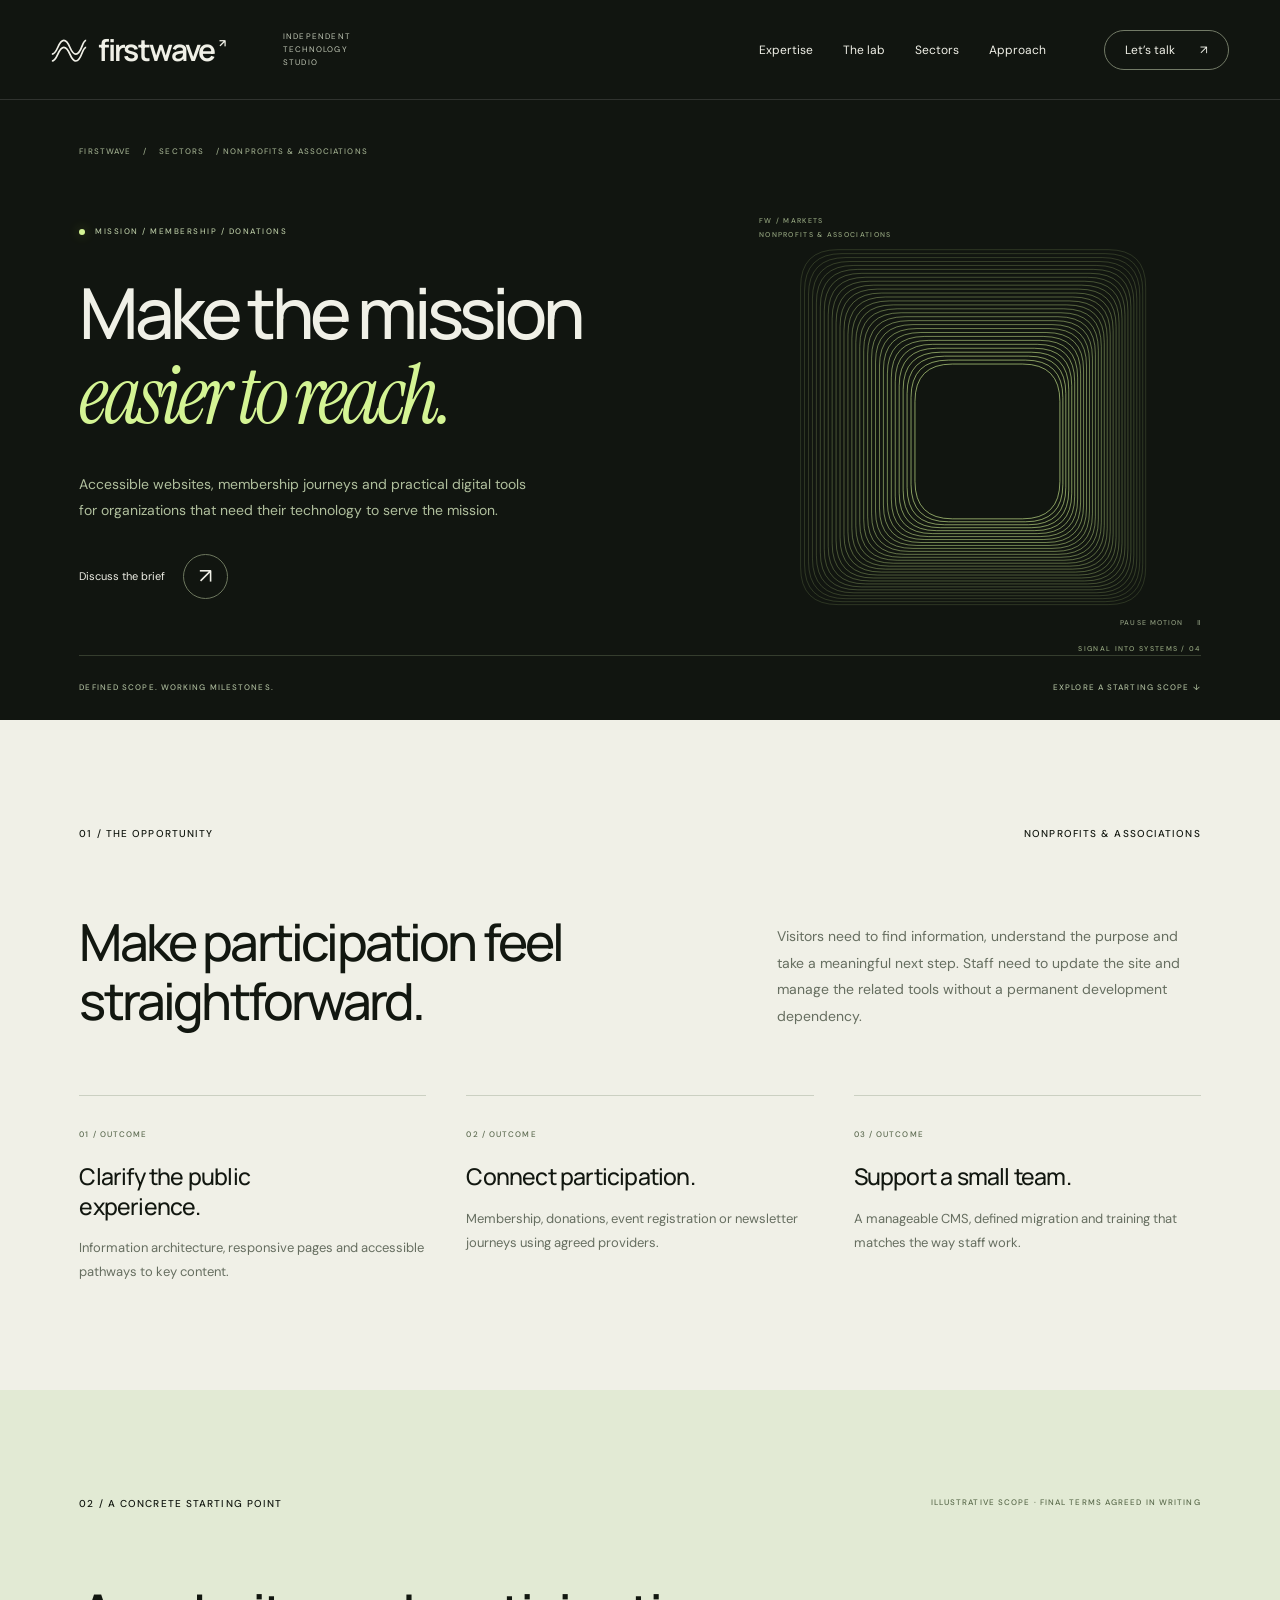
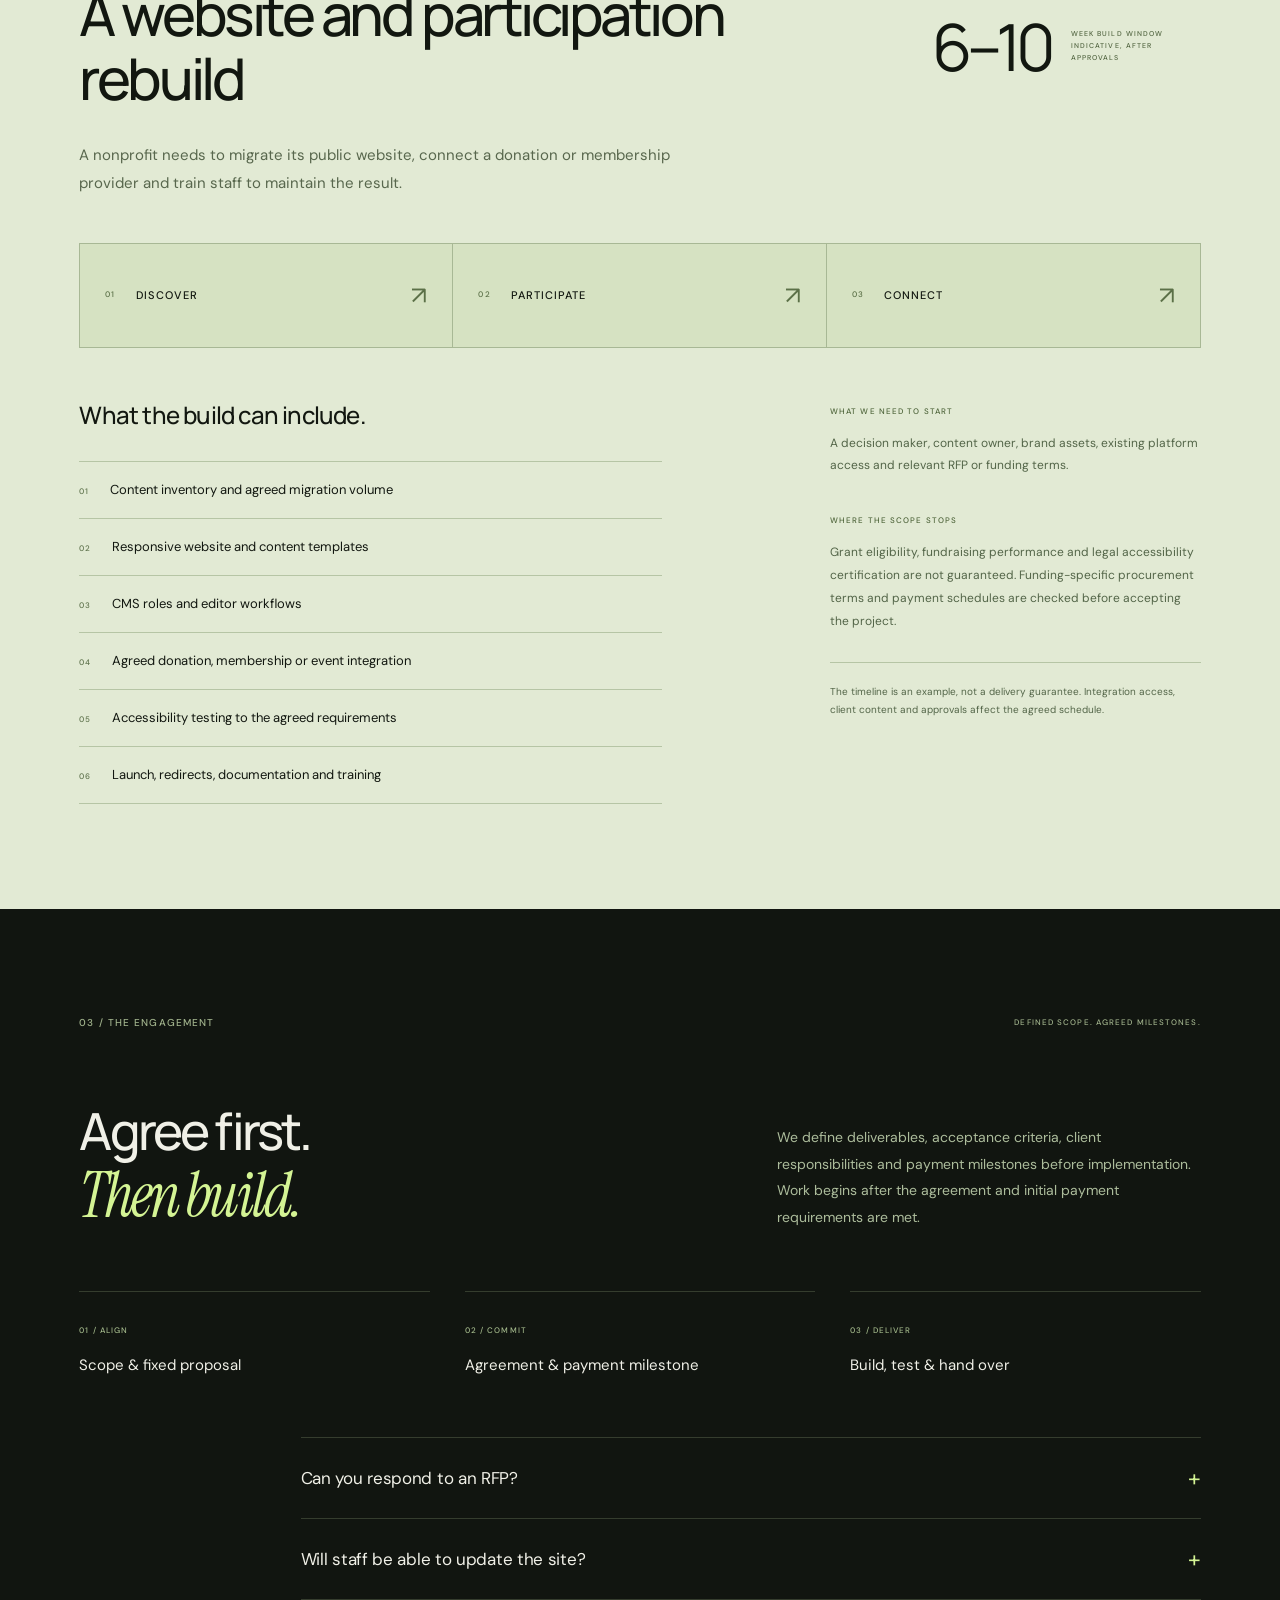
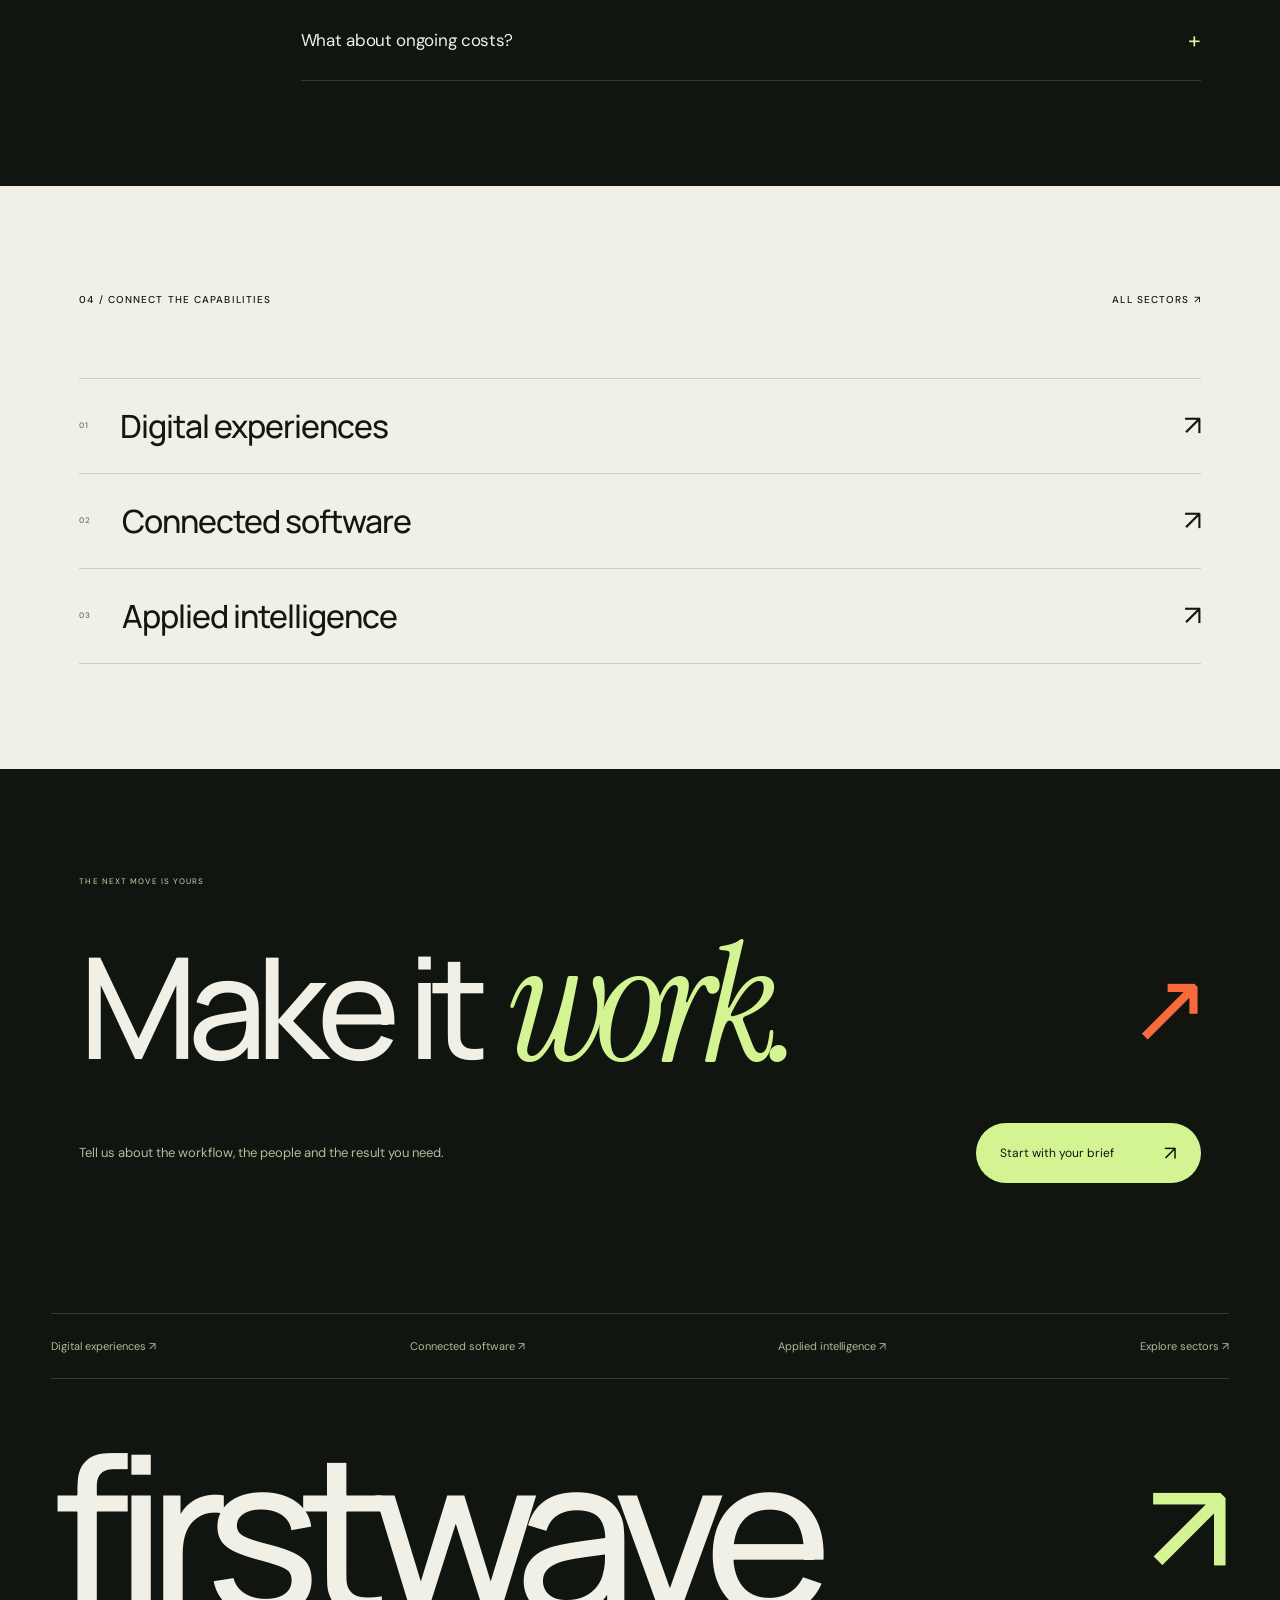
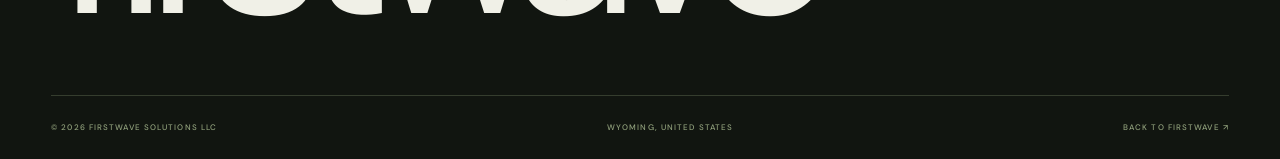
<file: markets/nonprofits/index.html>
<!doctype html><html lang="en"><head><meta charset="utf-8"><meta name="viewport" content="width=device-width,initial-scale=1"><title>Nonprofits &amp; associations — Firstwave</title><meta name="description" content="Accessible websites, membership journeys and practical digital tools for organizations that need their technology to serve the mission."><meta name="theme-color" content="#111510"><meta property="og:title" content="Nonprofits &amp; associations — Firstwave"><meta property="og:description" content="Accessible websites, membership journeys and practical digital tools for organizations that need their technology to serve the mission."><link rel="canonical" href="https://fw1ai.com/markets/nonprofits/"><link rel="icon" href="/favicon.svg" type="image/svg+xml"><link rel="preconnect" href="https://fonts.googleapis.com"><link rel="preconnect" href="https://fonts.gstatic.com" crossorigin><link href="https://fonts.googleapis.com/css2?family=DM+Sans:wght@400;450;500;550;600;650;700&family=Instrument+Serif:ital@0;1&family=Manrope:wght@400;450;500;550;600;650;700;800&display=swap" rel="stylesheet"><link rel="stylesheet" href="/styles.css"><link rel="stylesheet" href="/details.css"><script src="/details.js" defer></script></head><body class="detail-page"><a class="skip" href="#main">Skip to content</a><header class="site-header"><a class="wordmark" href="/#home" aria-label="Firstwave home"><svg viewBox="0 0 42 30" aria-hidden="true"><path d="M1 20C8 20 8 4 15 4s7 16 14 16S36 4 41 4M1 28C8 28 8 12 15 12s7 16 14 16 7-16 12-16"/></svg><span>firstwave<span class="brand-period">↗</span></span></a><span class="header-descriptor">INDEPENDENT TECHNOLOGY STUDIO</span><nav aria-label="Main navigation" id="navigation"><a href="/#expertise">Expertise</a><a href="/#lab">The lab</a><a href="/markets/">Sectors</a><a href="/#approach">Approach</a><a href="/#contact" class="header-contact">Let’s talk <span>↗</span></a></nav><button class="menu-toggle" aria-expanded="false" aria-controls="navigation" aria-label="Open navigation"><span></span><span></span></button></header><main id="main">
<section class="detail-hero dark section"><div class="detail-breadcrumb mono"><a href="/">FIRSTWAVE</a><span>/</span><a href="/markets/">SECTORS</a><span>/ NONPROFITS &amp; ASSOCIATIONS</span></div><div class="detail-hero-grid"><div class="detail-title"><p class="eyebrow"><span class="status-dot"></span> MISSION / MEMBERSHIP / DONATIONS</p><h1>Make the mission<br><i>easier to reach.</i></h1><p class="detail-intro">Accessible websites, membership journeys and practical digital tools for organizations that need their technology to serve the mission.</p><a class="round-link" href="/?project=Website+or+digital+platform&amp;interest=Nonprofits+%26+associations#contact"><span>Discuss the brief</span><span class="circle-arrow">↗</span></a></div><div class="detail-art art-experience"><svg viewBox="0 0 560 520" fill="none" aria-hidden="true"><path d="M138,75H412Q450,75 450,113V397Q450,435 412,435H138Q100,435 100,397V113Q100,75 138,75Z" style="--delay:0.00s;opacity:0.18"/><path d="M142,79H409Q447,79 447,117V394Q447,432 409,432H142Q104,432 104,394V117Q104,79 142,79Z" style="--delay:0.05s;opacity:0.20"/><path d="M146,83H406Q444,83 444,121V391Q444,429 406,429H146Q108,429 108,391V121Q108,83 146,83Z" style="--delay:0.10s;opacity:0.22"/><path d="M150,87H403Q441,87 441,125V388Q441,426 403,426H150Q112,426 112,388V125Q112,87 150,87Z" style="--delay:0.15s;opacity:0.24"/><path d="M154,91H400Q438,91 438,129V385Q438,423 400,423H154Q116,423 116,385V129Q116,91 154,91Z" style="--delay:0.20s;opacity:0.26"/><path d="M158,95H397Q435,95 435,133V382Q435,420 397,420H158Q120,420 120,382V133Q120,95 158,95Z" style="--delay:0.25s;opacity:0.29"/><path d="M162,99H394Q432,99 432,137V379Q432,417 394,417H162Q124,417 124,379V137Q124,99 162,99Z" style="--delay:0.30s;opacity:0.31"/><path d="M166,103H391Q429,103 429,141V376Q429,414 391,414H166Q128,414 128,376V141Q128,103 166,103Z" style="--delay:0.35s;opacity:0.33"/><path d="M170,107H388Q426,107 426,145V373Q426,411 388,411H170Q132,411 132,373V145Q132,107 170,107Z" style="--delay:0.40s;opacity:0.35"/><path d="M174,111H385Q423,111 423,149V370Q423,408 385,408H174Q136,408 136,370V149Q136,111 174,111Z" style="--delay:0.45s;opacity:0.37"/><path d="M178,115H382Q420,115 420,153V367Q420,405 382,405H178Q140,405 140,367V153Q140,115 178,115Z" style="--delay:0.50s;opacity:0.39"/><path d="M182,119H379Q417,119 417,157V364Q417,402 379,402H182Q144,402 144,364V157Q144,119 182,119Z" style="--delay:0.55s;opacity:0.41"/><path d="M186,123H376Q414,123 414,161V361Q414,399 376,399H186Q148,399 148,361V161Q148,123 186,123Z" style="--delay:0.60s;opacity:0.43"/><path d="M190,127H373Q411,127 411,165V358Q411,396 373,396H190Q152,396 152,358V165Q152,127 190,127Z" style="--delay:0.65s;opacity:0.45"/><path d="M194,131H370Q408,131 408,169V355Q408,393 370,393H194Q156,393 156,355V169Q156,131 194,131Z" style="--delay:0.70s;opacity:0.47"/><path d="M198,135H367Q405,135 405,173V352Q405,390 367,390H198Q160,390 160,352V173Q160,135 198,135Z" style="--delay:0.75s;opacity:0.49"/><path d="M202,139H364Q402,139 402,177V349Q402,387 364,387H202Q164,387 164,349V177Q164,139 202,139Z" style="--delay:0.80s;opacity:0.52"/><path d="M206,143H361Q399,143 399,181V346Q399,384 361,384H206Q168,384 168,346V181Q168,143 206,143Z" style="--delay:0.85s;opacity:0.54"/><path d="M210,147H358Q396,147 396,185V343Q396,381 358,381H210Q172,381 172,343V185Q172,147 210,147Z" style="--delay:0.90s;opacity:0.56"/><path d="M214,151H355Q393,151 393,189V340Q393,378 355,378H214Q176,378 176,340V189Q176,151 214,151Z" style="--delay:0.95s;opacity:0.58"/><path d="M218,155H352Q390,155 390,193V337Q390,375 352,375H218Q180,375 180,337V193Q180,155 218,155Z" style="--delay:1.00s;opacity:0.60"/><path d="M222,159H349Q387,159 387,197V334Q387,372 349,372H222Q184,372 184,334V197Q184,159 222,159Z" style="--delay:1.05s;opacity:0.62"/><path d="M226,163H346Q384,163 384,201V331Q384,369 346,369H226Q188,369 188,331V201Q188,163 226,163Z" style="--delay:1.10s;opacity:0.64"/><path d="M230,167H343Q381,167 381,205V328Q381,366 343,366H230Q192,366 192,328V205Q192,167 230,167Z" style="--delay:1.15s;opacity:0.66"/><path d="M234,171H340Q378,171 378,209V325Q378,363 340,363H234Q196,363 196,325V209Q196,171 234,171Z" style="--delay:1.20s;opacity:0.68"/><path d="M238,175H337Q375,175 375,213V322Q375,360 337,360H238Q200,360 200,322V213Q200,175 238,175Z" style="--delay:1.25s;opacity:0.71"/><path d="M242,179H334Q372,179 372,217V319Q372,357 334,357H242Q204,357 204,319V217Q204,179 242,179Z" style="--delay:1.30s;opacity:0.73"/><path d="M246,183H331Q369,183 369,221V316Q369,354 331,354H246Q208,354 208,316V221Q208,183 246,183Z" style="--delay:1.35s;opacity:0.75"/><path d="M250,187H328Q366,187 366,225V313Q366,351 328,351H250Q212,351 212,313V225Q212,187 250,187Z" style="--delay:1.40s;opacity:0.77"/><path d="M254,191H325Q363,191 363,229V310Q363,348 325,348H254Q216,348 216,310V229Q216,191 254,191Z" style="--delay:1.45s;opacity:0.79"/></svg><span class="art-label mono">FW / MARKETS<br>NONPROFITS &amp; ASSOCIATIONS</span><span class="art-caption mono">SIGNAL INTO SYSTEMS / 04</span></div></div><div class="detail-hero-foot mono"><span>DEFINED SCOPE. WORKING MILESTONES.</span><a href="#scope">EXPLORE A STARTING SCOPE ↓</a></div><button class="motion-toggle mono" aria-pressed="false">Pause motion <span>Ⅱ</span></button></section>
<section class="detail-overview light section"><div class="section-kicker"><span class="mono">01 / THE OPPORTUNITY</span><span class="mono">NONPROFITS &amp; ASSOCIATIONS</span></div><div class="detail-overview-intro"><h2 class="reveal">Make participation feel straightforward.</h2><p class="reveal">Visitors need to find information, understand the purpose and take a meaningful next step. Staff need to update the site and manage the related tools without a permanent development dependency.</p></div><div class="detail-outcomes"><article class="reveal"><span class="mono">01 / OUTCOME</span><h3>Clarify the public experience.</h3><p>Information architecture, responsive pages and accessible pathways to key content.</p></article><article class="reveal"><span class="mono">02 / OUTCOME</span><h3>Connect participation.</h3><p>Membership, donations, event registration or newsletter journeys using agreed providers.</p></article><article class="reveal"><span class="mono">03 / OUTCOME</span><h3>Support a small team.</h3><p>A manageable CMS, defined migration and training that matches the way staff work.</p></article></div></section>
<section id="scope" class="detail-scope section"><div class="section-kicker"><span class="mono">02 / A CONCRETE STARTING POINT</span><span class="mono">ILLUSTRATIVE SCOPE · FINAL TERMS AGREED IN WRITING</span></div><div class="scope-heading reveal"><h2>A website and participation rebuild</h2><div class="scope-duration"><strong>6–10</strong><span class="mono">WEEK BUILD WINDOW<br>INDICATIVE, AFTER APPROVALS</span></div></div><p class="scope-example reveal">A nonprofit needs to migrate its public website, connect a donation or membership provider and train staff to maintain the result.</p><div class="scope-visual reveal" aria-label="Illustrative workflow"><div><span class="mono">01</span><strong>DISCOVER</strong><span class="stage-arrow" aria-hidden="true">↗</span></div><div><span class="mono">02</span><strong>PARTICIPATE</strong><span class="stage-arrow" aria-hidden="true">↗</span></div><div><span class="mono">03</span><strong>CONNECT</strong><span class="stage-arrow" aria-hidden="true">↗</span></div></div><div class="scope-content"><div><h3>What the build can include.</h3><ul class="deliverable-list"><li><span class="mono">01</span>Content inventory and agreed migration volume</li><li><span class="mono">02</span>Responsive website and content templates</li><li><span class="mono">03</span>CMS roles and editor workflows</li><li><span class="mono">04</span>Agreed donation, membership or event integration</li><li><span class="mono">05</span>Accessibility testing to the agreed requirements</li><li><span class="mono">06</span>Launch, redirects, documentation and training</li></ul></div><aside><span class="mono">WHAT WE NEED TO START</span><p>A decision maker, content owner, brand assets, existing platform access and relevant RFP or funding terms.</p><span class="mono">WHERE THE SCOPE STOPS</span><p>Grant eligibility, fundraising performance and legal accessibility certification are not guaranteed. Funding-specific procurement terms and payment schedules are checked before accepting the project.</p><span class="scope-note">The timeline is an example, not a delivery guarantee. Integration access, client content and approvals affect the agreed schedule.</span></aside></div></section>
<section class="detail-engagement dark section"><div class="section-kicker"><span class="mono">03 / THE ENGAGEMENT</span><span class="mono">DEFINED SCOPE. AGREED MILESTONES.</span></div><div class="detail-overview-intro"><h2 class="reveal">Agree first.<br><i>Then build.</i></h2><p class="reveal">We define deliverables, acceptance criteria, client responsibilities and payment milestones before implementation. Work begins after the agreement and initial payment requirements are met.</p></div><div class="engagement-strip"><div><span class="mono">01 / ALIGN</span><p>Scope & fixed proposal</p></div><div><span class="mono">02 / COMMIT</span><p>Agreement & payment milestone</p></div><div><span class="mono">03 / DELIVER</span><p>Build, test & hand over</p></div></div><div class="detail-faq"><details><summary>Can you respond to an RFP?<span aria-hidden="true">+</span></summary><p>Yes. Send the requirements, budget, eligibility conditions and response deadline so we can assess fit before preparing a proposal.</p></details><details><summary>Will staff be able to update the site?<span aria-hidden="true">+</span></summary><p>The CMS, editing roles and training are part of the agreed delivery scope.</p></details><details><summary>What about ongoing costs?<span aria-hidden="true">+</span></summary><p>Hosting, payment processing, third-party tools and support are itemized separately from the implementation.</p></details></div></section>
<section class="detail-related light section"><div class="section-kicker"><span class="mono">04 / CONNECT THE CAPABILITIES</span><a class="mono" href="/markets/">ALL SECTORS ↗</a></div><div class="related-links"><a href="/services/websites/"><span class="mono">01</span><span>Digital experiences</span><b>↗</b></a><a href="/services/software-integrations/"><span class="mono">02</span><span>Connected software</span><b>↗</b></a><a href="/services/ai-automation/"><span class="mono">03</span><span>Applied intelligence</span><b>↗</b></a></div></section>
<section class="detail-cta dark section"><p class="eyebrow">THE NEXT MOVE IS YOURS</p><h2 class="reveal">Make it <i>work.</i><span>↗</span></h2><div><p>Tell us about the workflow, the people and the result you need.</p><a class="send-button" href="/?project=Website+or+digital+platform&amp;interest=Nonprofits+%26+associations#contact">Start with your brief <span>↗</span></a></div></section></main><footer class="dark"><div class="detail-footer-links"><a href="/services/websites/">Digital experiences ↗</a><a href="/services/software-integrations/">Connected software ↗</a><a href="/services/ai-automation/">Applied intelligence ↗</a><a href="/markets/">Explore sectors ↗</a></div><a class="footer-wordmark" href="/" aria-label="Firstwave home">firstwave<span>↗</span></a><div class="footer-bottom mono"><span>© <span id="year">2026</span> FIRSTWAVE SOLUTIONS LLC</span><span>WYOMING, UNITED STATES</span><a href="/">BACK TO FIRSTWAVE ↗</a></div></footer></body></html>
</file>
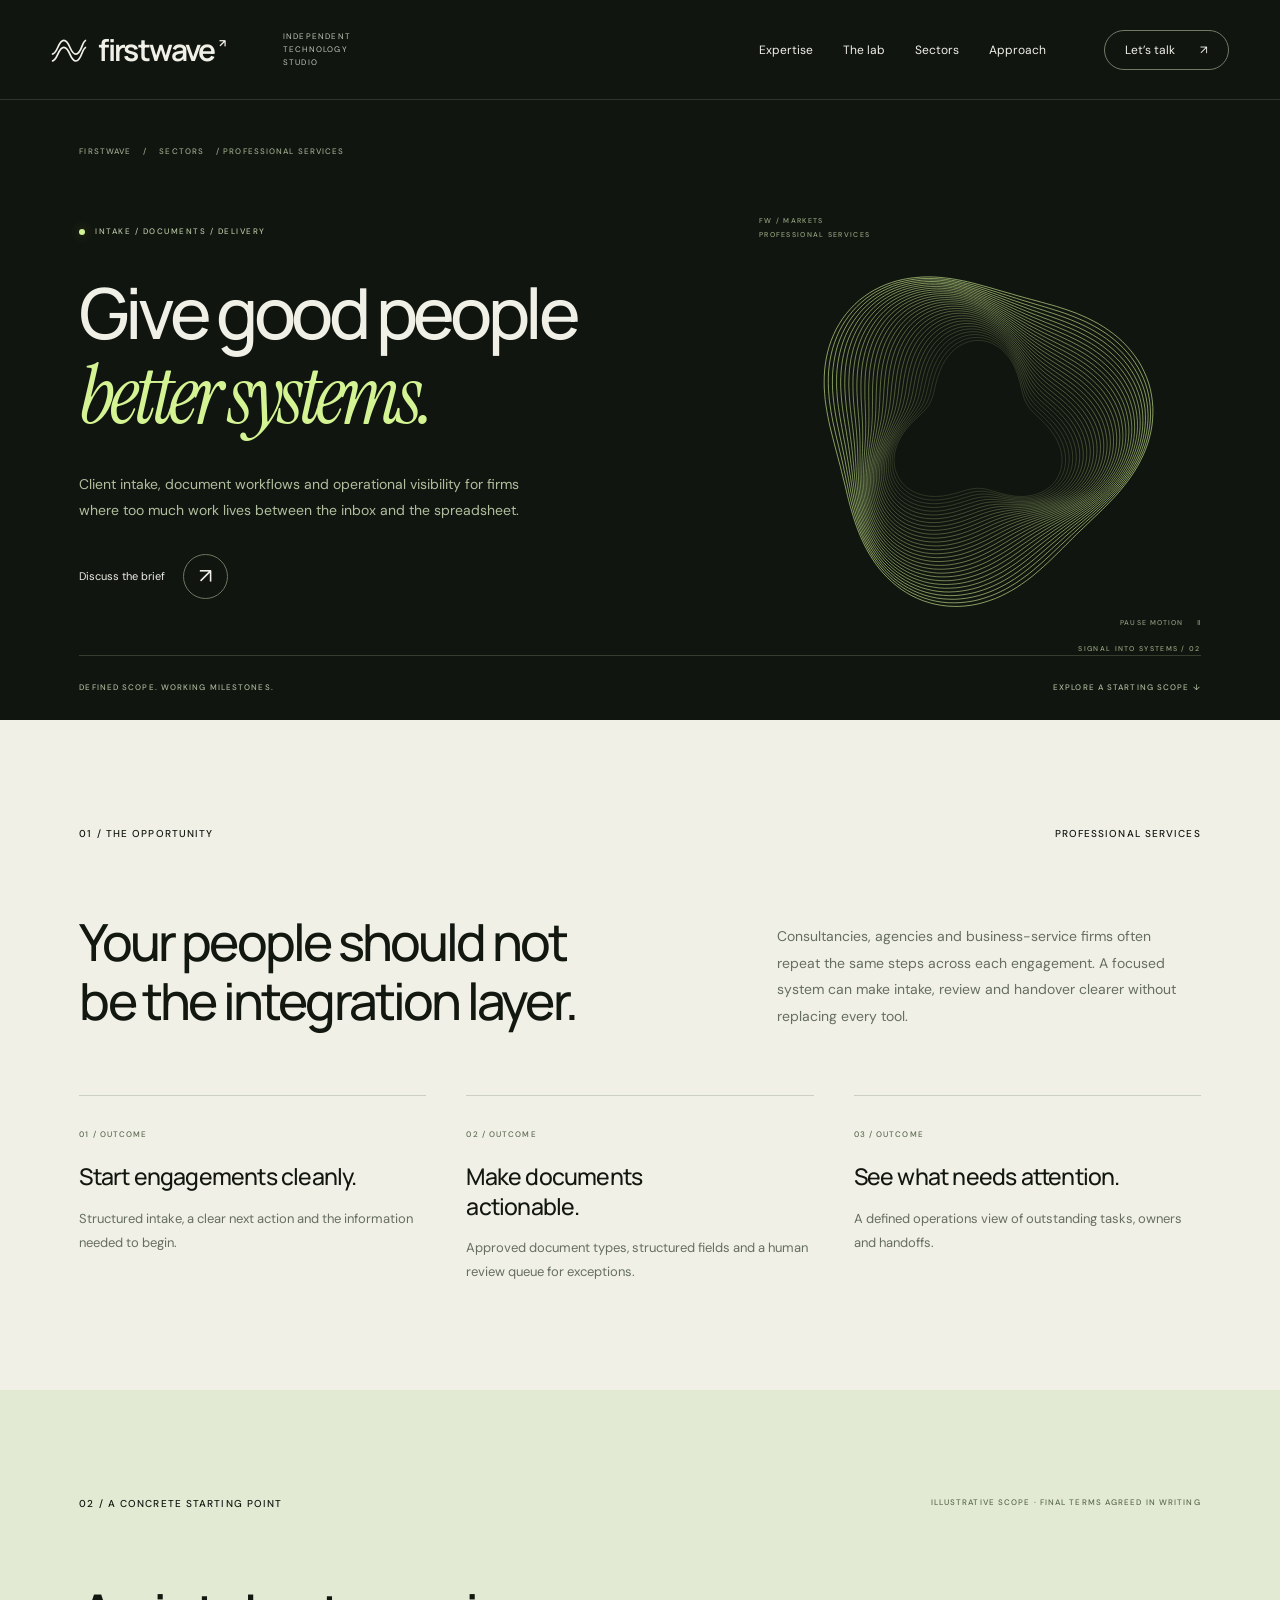
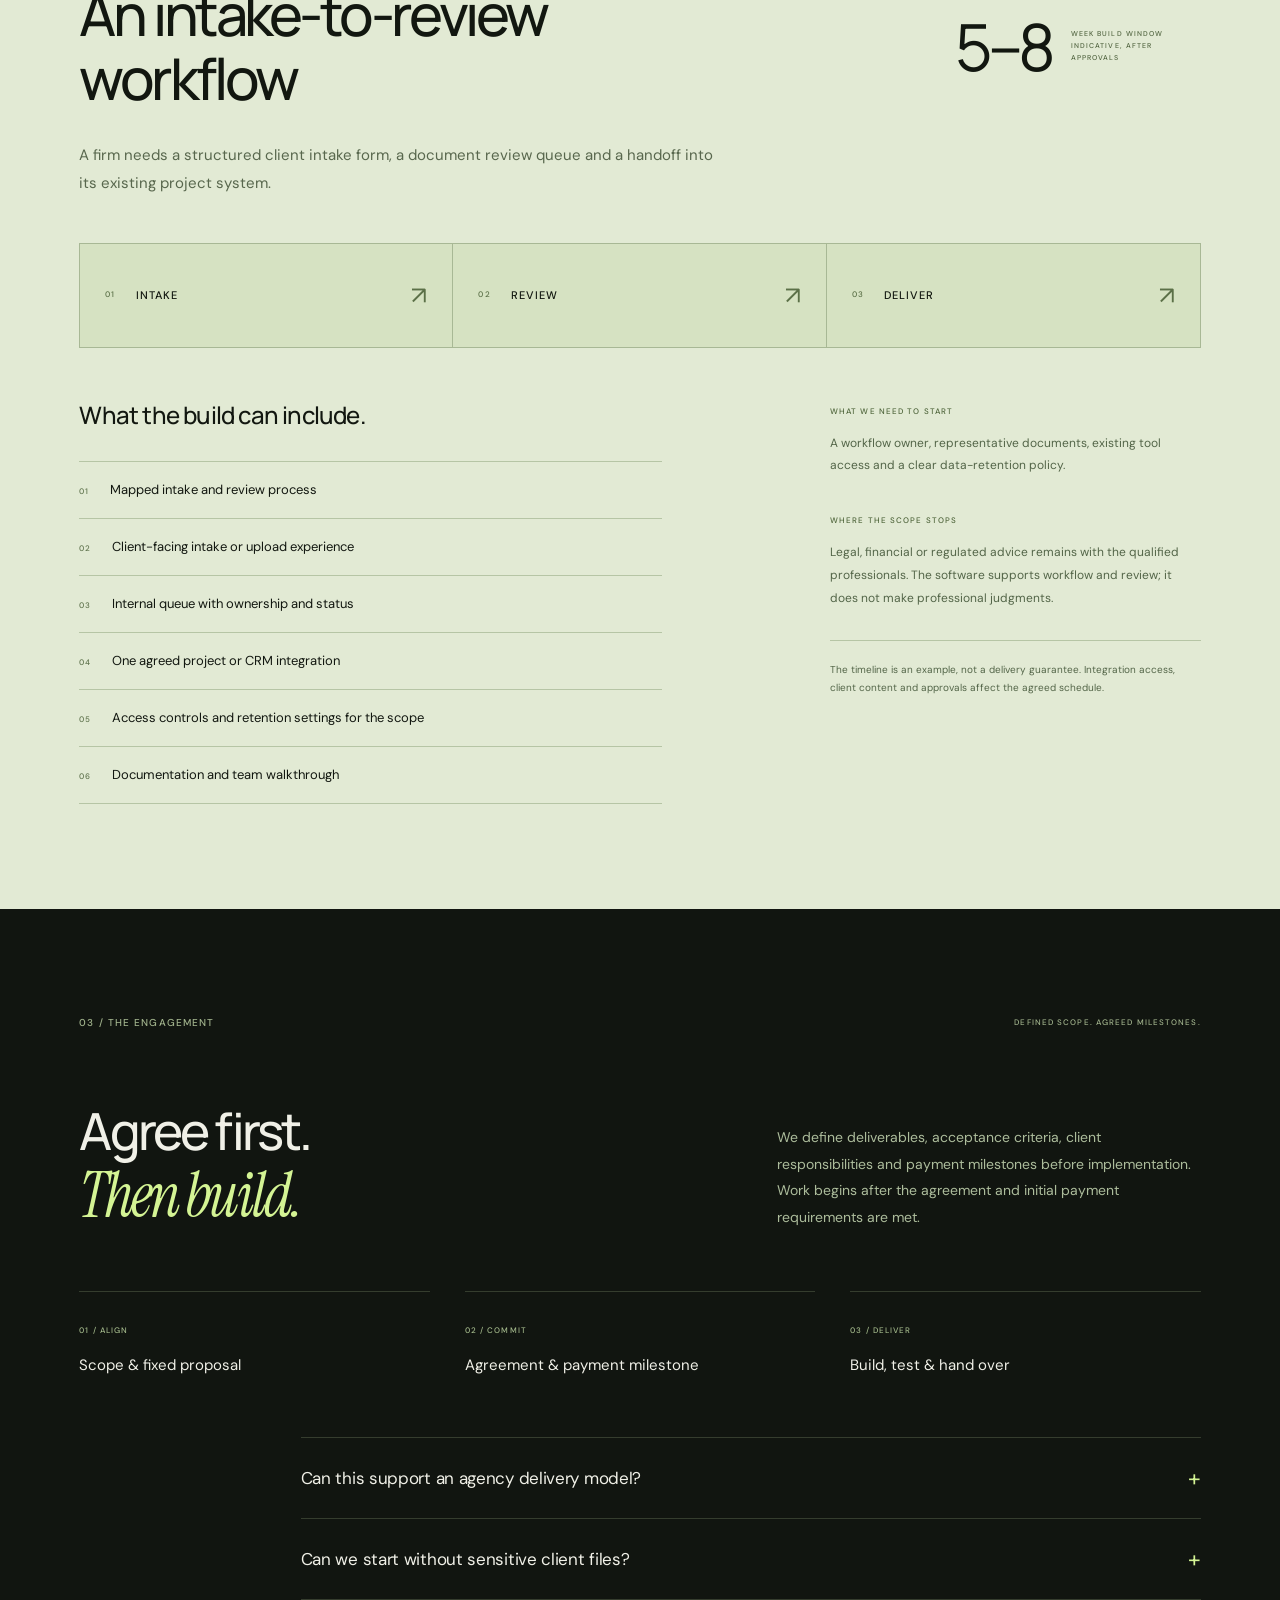
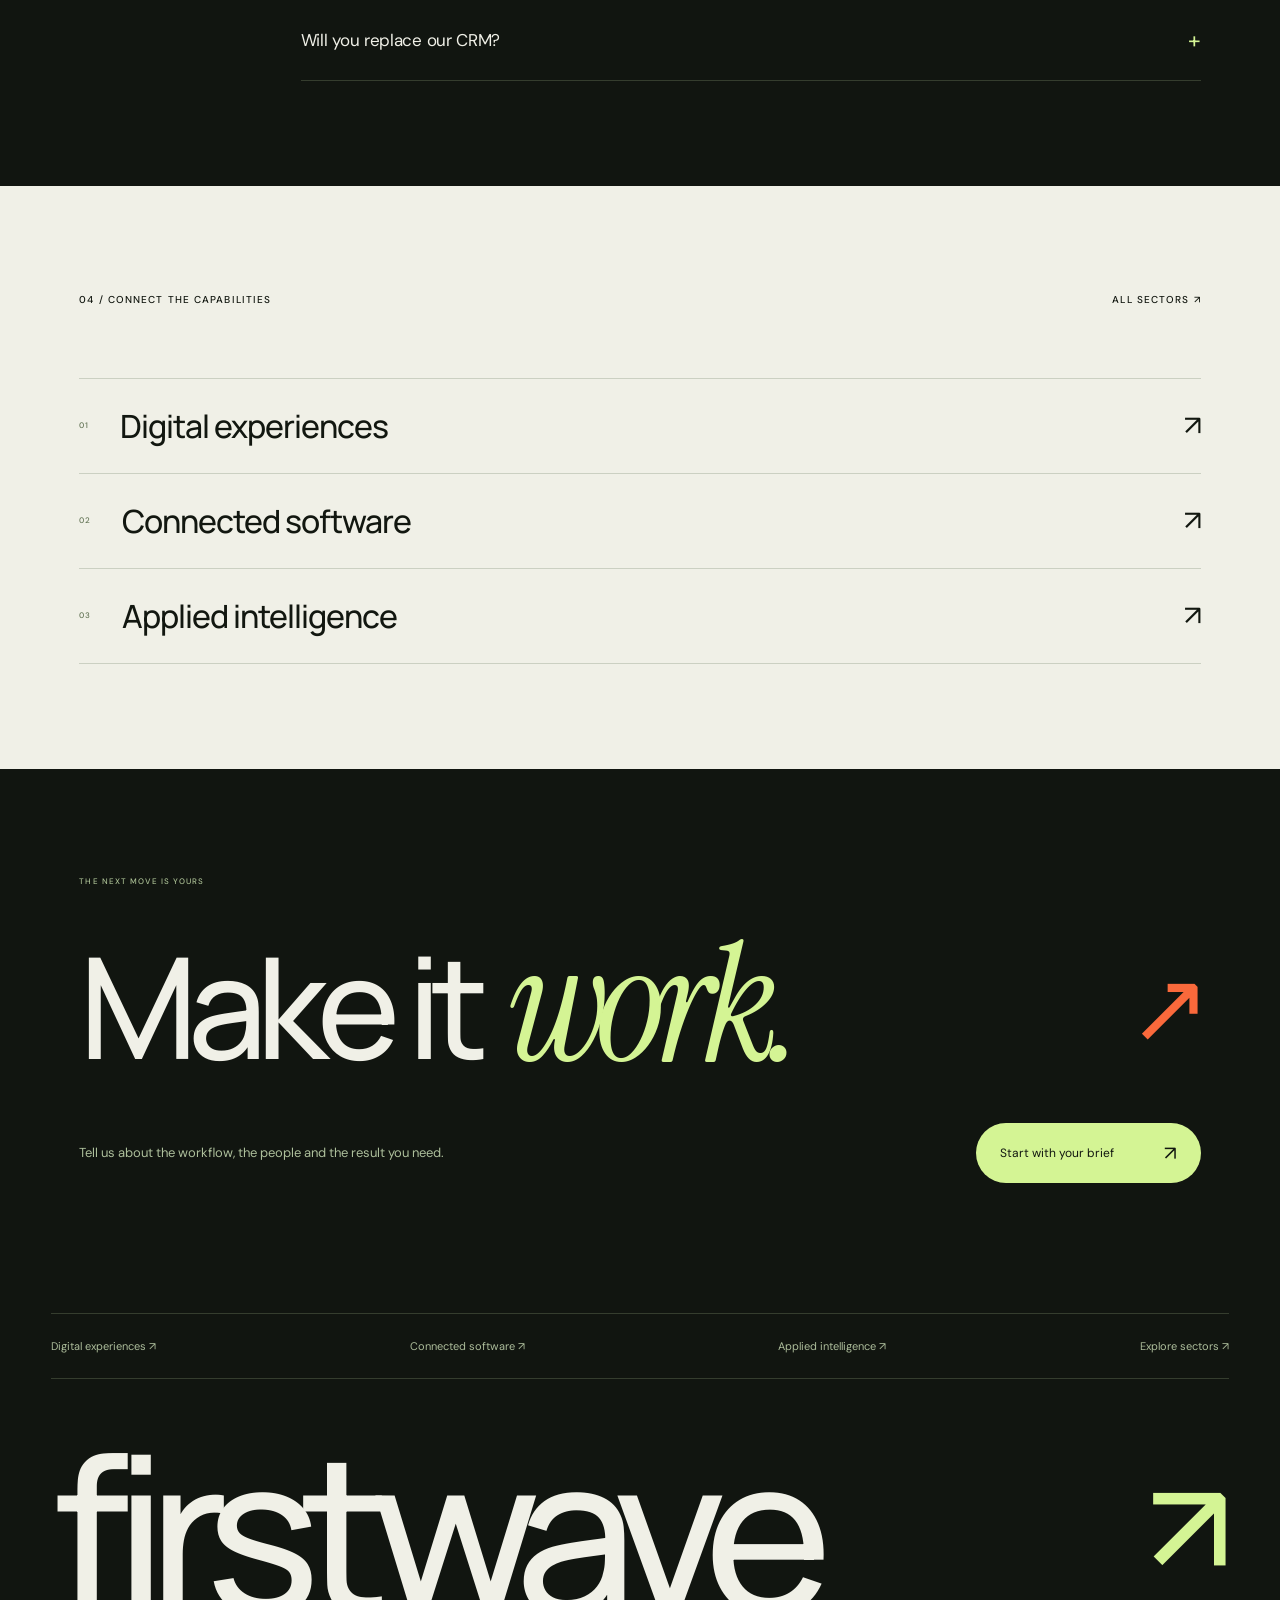
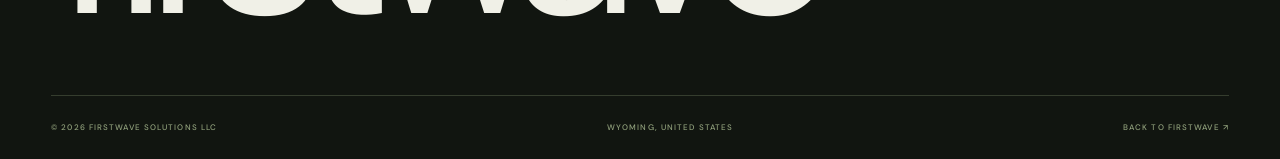
<file: markets/professional-services/index.html>
<!doctype html><html lang="en"><head><meta charset="utf-8"><meta name="viewport" content="width=device-width,initial-scale=1"><title>Professional services — Firstwave</title><meta name="description" content="Client intake, document workflows and operational visibility for firms where too much work lives between the inbox and the spreadsheet."><meta name="theme-color" content="#111510"><meta property="og:title" content="Professional services — Firstwave"><meta property="og:description" content="Client intake, document workflows and operational visibility for firms where too much work lives between the inbox and the spreadsheet."><link rel="canonical" href="https://fw1ai.com/markets/professional-services/"><link rel="icon" href="/favicon.svg" type="image/svg+xml"><link rel="preconnect" href="https://fonts.googleapis.com"><link rel="preconnect" href="https://fonts.gstatic.com" crossorigin><link href="https://fonts.googleapis.com/css2?family=DM+Sans:wght@400;450;500;550;600;650;700&family=Instrument+Serif:ital@0;1&family=Manrope:wght@400;450;500;550;600;650;700;800&display=swap" rel="stylesheet"><link rel="stylesheet" href="/styles.css"><link rel="stylesheet" href="/details.css"><script src="/details.js" defer></script></head><body class="detail-page"><a class="skip" href="#main">Skip to content</a><header class="site-header"><a class="wordmark" href="/#home" aria-label="Firstwave home"><svg viewBox="0 0 42 30" aria-hidden="true"><path d="M1 20C8 20 8 4 15 4s7 16 14 16S36 4 41 4M1 28C8 28 8 12 15 12s7 16 14 16 7-16 12-16"/></svg><span>firstwave<span class="brand-period">↗</span></span></a><span class="header-descriptor">INDEPENDENT TECHNOLOGY STUDIO</span><nav aria-label="Main navigation" id="navigation"><a href="/#expertise">Expertise</a><a href="/#lab">The lab</a><a href="/markets/">Sectors</a><a href="/#approach">Approach</a><a href="/#contact" class="header-contact">Let’s talk <span>↗</span></a></nav><button class="menu-toggle" aria-expanded="false" aria-controls="navigation" aria-label="Open navigation"><span></span><span></span></button></header><main id="main">
<section class="detail-hero dark section"><div class="detail-breadcrumb mono"><a href="/">FIRSTWAVE</a><span>/</span><a href="/markets/">SECTORS</a><span>/ PROFESSIONAL SERVICES</span></div><div class="detail-hero-grid"><div class="detail-title"><p class="eyebrow"><span class="status-dot"></span> INTAKE / DOCUMENTS / DELIVERY</p><h1>Give good people<br><i>better systems.</i></h1><p class="detail-intro">Client intake, document workflows and operational visibility for firms where too much work lives between the inbox and the spreadsheet.</p><a class="round-link" href="/?project=Business+software+or+integration&amp;interest=Professional+services#contact"><span>Discuss the brief</span><span class="circle-arrow">↗</span></a></div><div class="detail-art art-intelligence"><svg viewBox="0 0 560 520" fill="none" aria-hidden="true"><path d="M355.0,260.0L356.8,262.7L358.6,265.5L360.1,268.4L361.5,271.5L362.7,274.6L363.7,277.8L364.5,281.1L365.0,284.4L365.2,287.7L365.1,291.0L364.8,294.3L364.2,297.5L363.2,300.6L362.0,303.6L360.5,306.5L358.8,309.2L356.8,311.8L354.5,314.1L352.1,316.3L349.4,318.2L346.6,319.9L343.6,321.4L340.5,322.6L337.3,323.6L334.0,324.3L330.7,324.9L327.4,325.2L324.0,325.3L320.7,325.2L317.5,325.0L314.3,324.6L311.2,324.0L308.2,323.4L305.4,322.8L302.6,322.0L299.9,321.3L297.4,320.5L294.9,319.8L292.6,319.1L290.3,318.5L288.1,318.0L286.1,317.6L284.0,317.3L282.0,317.1L280.0,317.0L278.0,317.1L276.0,317.3L273.9,317.6L271.9,318.0L269.7,318.5L267.4,319.1L265.1,319.8L262.6,320.5L260.1,321.3L257.4,322.0L254.6,322.8L251.8,323.4L248.8,324.0L245.7,324.6L242.5,325.0L239.3,325.2L236.0,325.3L232.6,325.2L229.3,324.9L226.0,324.3L222.7,323.6L219.5,322.6L216.4,321.4L213.4,319.9L210.6,318.2L207.9,316.3L205.5,314.1L203.2,311.8L201.2,309.2L199.5,306.5L198.0,303.6L196.8,300.6L195.8,297.5L195.2,294.3L194.9,291.0L194.8,287.7L195.0,284.4L195.5,281.1L196.3,277.8L197.3,274.6L198.5,271.5L199.9,268.4L201.4,265.5L203.2,262.7L205.0,260.0L206.9,257.4L208.9,255.0L210.9,252.7L213.0,250.6L215.0,248.5L217.0,246.6L218.9,244.8L220.8,243.0L222.5,241.3L224.2,239.7L225.7,238.1L227.1,236.5L228.4,234.8L229.6,233.2L230.6,231.5L231.6,229.7L232.4,227.9L233.2,226.0L233.9,223.9L234.5,221.8L235.1,219.6L235.7,217.2L236.3,214.7L236.9,212.1L237.6,209.4L238.3,206.7L239.2,203.8L240.2,200.9L241.3,198.0L242.5,195.0L243.9,192.1L245.5,189.2L247.2,186.4L249.2,183.7L251.3,181.1L253.6,178.6L256.0,176.3L258.6,174.2L261.4,172.4L264.3,170.8L267.3,169.4L270.4,168.4L273.5,167.6L276.8,167.2L280.0,167.0L283.2,167.2L286.5,167.6L289.6,168.4L292.7,169.4L295.7,170.8L298.6,172.4L301.4,174.2L304.0,176.3L306.4,178.6L308.7,181.1L310.8,183.7L312.8,186.4L314.5,189.2L316.1,192.1L317.5,195.0L318.7,198.0L319.8,200.9L320.8,203.8L321.7,206.7L322.4,209.4L323.1,212.1L323.7,214.7L324.3,217.2L324.9,219.6L325.5,221.8L326.1,223.9L326.8,226.0L327.6,227.9L328.4,229.7L329.4,231.5L330.4,233.2L331.6,234.8L332.9,236.5L334.3,238.1L335.8,239.7L337.5,241.3L339.2,243.0L341.1,244.8L343.0,246.6L345.0,248.5L347.0,250.6L349.1,252.7L351.1,255.0L353.1,257.4L355.0,260.0Z" style="--delay:0.00s;opacity:0.18"/><path d="M359.4,260.0L361.3,262.8L362.9,265.8L364.4,268.9L365.8,272.1L366.9,275.3L367.7,278.7L368.4,282.0L368.7,285.4L368.8,288.9L368.6,292.2L368.1,295.6L367.3,298.8L366.1,302.0L364.8,305.1L363.1,308.0L361.2,310.7L359.0,313.3L356.5,315.6L353.9,317.8L351.1,319.7L348.1,321.3L345.0,322.8L341.8,324.0L338.5,324.9L335.1,325.7L331.7,326.2L328.3,326.5L324.9,326.6L321.6,326.5L318.3,326.3L315.1,326.0L311.9,325.5L308.9,324.9L306.0,324.3L303.2,323.7L300.5,323.0L297.9,322.4L295.4,321.8L293.0,321.3L290.7,320.8L288.5,320.4L286.3,320.2L284.2,320.0L282.1,320.0L280.0,320.1L277.9,320.3L275.8,320.6L273.6,321.0L271.3,321.6L269.0,322.2L266.6,322.9L264.1,323.7L261.5,324.5L258.8,325.3L256.0,326.0L253.0,326.8L250.0,327.4L246.8,328.0L243.6,328.5L240.3,328.8L236.9,329.0L233.5,328.9L230.1,328.7L226.7,328.3L223.3,327.6L220.0,326.7L216.7,325.5L213.6,324.1L210.6,322.5L207.8,320.6L205.2,318.5L202.7,316.1L200.5,313.6L198.6,310.9L196.9,308.0L195.5,304.9L194.4,301.8L193.6,298.5L193.0,295.1L192.8,291.7L192.8,288.3L193.1,284.9L193.7,281.5L194.5,278.2L195.6,274.9L196.8,271.7L198.3,268.6L199.9,265.6L201.6,262.7L203.4,260.0L205.4,257.4L207.3,254.9L209.3,252.6L211.3,250.3L213.2,248.2L215.2,246.2L217.0,244.3L218.8,242.4L220.4,240.6L222.0,238.9L223.4,237.1L224.7,235.4L225.9,233.6L227.0,231.8L228.0,230.0L228.9,228.0L229.6,226.0L230.3,223.9L231.0,221.7L231.6,219.4L232.2,217.0L232.8,214.4L233.4,211.8L234.1,209.0L234.8,206.2L235.7,203.3L236.6,200.3L237.7,197.3L238.9,194.2L240.3,191.2L241.8,188.2L243.6,185.3L245.5,182.4L247.6,179.7L249.8,177.1L252.3,174.7L254.9,172.5L257.7,170.4L260.6,168.7L263.6,167.2L266.8,165.9L270.0,165.0L273.3,164.4L276.6,164.1L280.0,164.1L283.3,164.4L286.6,165.0L289.9,165.9L293.1,167.1L296.1,168.6L299.1,170.3L301.9,172.3L304.5,174.5L307.0,176.9L309.3,179.4L311.5,182.1L313.4,184.9L315.2,187.8L316.8,190.7L318.3,193.7L319.6,196.7L320.7,199.6L321.8,202.5L322.7,205.3L323.6,208.1L324.4,210.7L325.1,213.3L325.8,215.7L326.5,218.1L327.3,220.3L328.1,222.4L328.9,224.4L329.9,226.4L330.9,228.2L332.0,230.0L333.2,231.7L334.6,233.4L336.1,235.0L337.7,236.7L339.4,238.4L341.2,240.1L343.1,241.9L345.1,243.8L347.1,245.7L349.2,247.8L351.3,250.0L353.4,252.3L355.5,254.7L357.5,257.3L359.4,260.0Z" style="--delay:0.05s;opacity:0.20"/><path d="M363.9,260.0L365.7,263.0L367.3,266.1L368.7,269.3L370.0,272.6L371.0,276.0L371.7,279.5L372.2,283.0L372.4,286.5L372.3,290.0L371.9,293.5L371.2,296.9L370.2,300.2L369.0,303.4L367.4,306.5L365.5,309.4L363.4,312.1L361.1,314.7L358.5,317.0L355.7,319.1L352.7,321.0L349.6,322.7L346.4,324.1L343.0,325.3L339.6,326.2L336.2,327.0L332.7,327.5L329.2,327.8L325.8,327.9L322.4,327.8L319.1,327.7L315.8,327.4L312.7,327.0L309.6,326.5L306.7,326.0L303.8,325.4L301.1,324.9L298.5,324.4L295.9,323.9L293.5,323.5L291.1,323.2L288.9,323.0L286.6,322.9L284.4,322.9L282.2,323.0L280.0,323.2L277.8,323.6L275.5,324.1L273.2,324.6L270.8,325.3L268.4,326.0L265.8,326.8L263.1,327.6L260.4,328.5L257.5,329.3L254.5,330.1L251.4,330.8L248.2,331.5L244.9,332.0L241.5,332.4L238.1,332.6L234.6,332.7L231.1,332.5L227.6,332.2L224.1,331.6L220.6,330.8L217.3,329.7L214.0,328.4L210.9,326.8L207.9,324.9L205.1,322.9L202.5,320.6L200.1,318.1L197.9,315.3L196.1,312.4L194.5,309.4L193.1,306.2L192.1,302.9L191.4,299.5L190.9,296.0L190.8,292.5L190.9,289.0L191.3,285.4L191.9,282.0L192.8,278.5L193.9,275.2L195.2,271.9L196.7,268.8L198.3,265.7L200.0,262.8L201.9,260.0L203.8,257.3L205.7,254.8L207.6,252.4L209.5,250.1L211.4,247.9L213.3,245.8L215.0,243.8L216.7,241.8L218.2,239.9L219.7,238.1L221.0,236.2L222.3,234.3L223.4,232.4L224.4,230.4L225.2,228.4L226.0,226.3L226.8,224.1L227.4,221.8L228.0,219.4L228.6,216.9L229.2,214.3L229.9,211.6L230.5,208.8L231.2,205.8L232.0,202.9L233.0,199.8L234.0,196.7L235.2,193.6L236.5,190.5L238.1,187.4L239.8,184.3L241.6,181.4L243.7,178.5L246.0,175.8L248.4,173.2L251.0,170.8L253.8,168.7L256.7,166.7L259.8,165.1L263.0,163.7L266.3,162.6L269.7,161.8L273.1,161.3L276.5,161.1L280.0,161.2L283.4,161.7L286.8,162.5L290.1,163.5L293.4,164.9L296.5,166.5L299.5,168.4L302.3,170.5L305.0,172.8L307.5,175.2L309.9,177.9L312.1,180.6L314.1,183.5L315.9,186.4L317.6,189.4L319.1,192.3L320.4,195.3L321.7,198.2L322.8,201.1L323.8,203.9L324.8,206.7L325.7,209.3L326.5,211.8L327.4,214.2L328.3,216.5L329.2,218.7L330.1,220.8L331.1,222.8L332.2,224.8L333.5,226.6L334.8,228.4L336.2,230.1L337.7,231.9L339.4,233.6L341.1,235.3L343.0,237.1L345.0,238.9L347.0,240.8L349.1,242.8L351.3,244.8L353.5,247.0L355.6,249.4L357.8,251.8L359.9,254.4L361.9,257.1L363.9,260.0Z" style="--delay:0.10s;opacity:0.22"/><path d="M368.3,260.0L370.0,263.1L371.6,266.4L373.0,269.8L374.1,273.2L375.0,276.7L375.6,280.3L375.9,283.9L376.0,287.5L375.7,291.1L375.2,294.6L374.3,298.1L373.1,301.5L371.7,304.7L369.9,307.8L367.9,310.7L365.6,313.5L363.1,316.0L360.3,318.4L357.4,320.5L354.3,322.4L351.1,324.0L347.7,325.4L344.3,326.6L340.8,327.5L337.2,328.2L333.7,328.7L330.2,329.0L326.7,329.2L323.2,329.2L319.9,329.0L316.6,328.8L313.4,328.5L310.3,328.1L307.3,327.7L304.5,327.2L301.7,326.8L299.1,326.4L296.5,326.1L294.0,325.9L291.6,325.7L289.2,325.6L286.9,325.7L284.6,325.8L282.3,326.1L280.0,326.5L277.7,327.0L275.3,327.6L272.8,328.3L270.3,329.1L267.7,329.9L265.0,330.8L262.1,331.7L259.2,332.6L256.1,333.4L253.0,334.2L249.7,334.9L246.4,335.5L242.9,336.0L239.4,336.3L235.9,336.5L232.3,336.4L228.7,336.1L225.1,335.6L221.5,334.9L218.0,333.9L214.6,332.6L211.3,331.1L208.2,329.4L205.2,327.4L202.4,325.1L199.8,322.6L197.5,319.9L195.4,317.0L193.6,314.0L192.1,310.7L190.9,307.4L189.9,303.9L189.3,300.4L188.9,296.8L188.8,293.2L189.1,289.6L189.5,285.9L190.2,282.4L191.2,278.9L192.3,275.5L193.6,272.1L195.1,268.9L196.8,265.8L198.5,262.8L200.3,260.0L202.1,257.3L204.0,254.7L205.9,252.2L207.7,249.8L209.5,247.6L211.3,245.4L212.9,243.3L214.5,241.2L216.0,239.2L217.3,237.2L218.5,235.2L219.7,233.1L220.7,231.1L221.6,228.9L222.4,226.7L223.1,224.5L223.8,222.1L224.4,219.6L225.0,217.0L225.6,214.4L226.2,211.6L226.9,208.7L227.6,205.7L228.4,202.6L229.2,199.5L230.3,196.3L231.4,193.1L232.7,189.9L234.2,186.7L235.9,183.5L237.7,180.5L239.7,177.5L242.0,174.6L244.4,171.9L247.0,169.4L249.8,167.0L252.7,165.0L255.8,163.1L259.1,161.5L262.4,160.3L265.8,159.3L269.3,158.6L272.9,158.3L276.4,158.2L280.0,158.5L283.5,159.1L287.0,160.0L290.4,161.2L293.7,162.7L296.8,164.5L299.9,166.5L302.8,168.7L305.5,171.1L308.1,173.6L310.5,176.3L312.7,179.1L314.7,182.0L316.6,185.0L318.3,188.0L319.9,191.0L321.3,193.9L322.6,196.8L323.8,199.7L324.9,202.5L326.0,205.2L327.0,207.8L328.0,210.3L329.0,212.7L330.0,214.9L331.1,217.1L332.2,219.2L333.4,221.2L334.7,223.1L336.1,224.9L337.6,226.7L339.2,228.5L340.9,230.3L342.8,232.1L344.7,233.9L346.7,235.7L348.8,237.6L351.0,239.6L353.2,241.7L355.5,244.0L357.8,246.3L360.0,248.8L362.2,251.4L364.3,254.1L366.4,257.0L368.3,260.0Z" style="--delay:0.15s;opacity:0.24"/><path d="M372.7,260.0L374.4,263.3L375.9,266.7L377.1,270.2L378.2,273.8L378.9,277.4L379.4,281.1L379.6,284.8L379.5,288.5L379.1,292.2L378.3,295.8L377.3,299.3L375.9,302.7L374.3,306.0L372.3,309.1L370.1,312.0L367.7,314.8L365.0,317.3L362.1,319.7L359.0,321.8L355.8,323.6L352.5,325.2L349.0,326.6L345.5,327.8L341.9,328.7L338.3,329.4L334.7,330.0L331.1,330.3L327.5,330.5L324.1,330.5L320.7,330.4L317.4,330.3L314.2,330.0L311.0,329.7L308.0,329.4L305.2,329.1L302.4,328.8L299.7,328.6L297.1,328.4L294.5,328.3L292.0,328.3L289.6,328.4L287.2,328.6L284.8,328.9L282.4,329.4L280.0,329.9L277.5,330.6L275.0,331.3L272.4,332.1L269.7,333.0L267.0,333.9L264.1,334.8L261.1,335.8L258.0,336.7L254.8,337.5L251.5,338.3L248.1,339.0L244.6,339.6L241.0,340.0L237.4,340.2L233.7,340.2L230.0,340.1L226.3,339.7L222.6,339.0L219.0,338.1L215.4,336.9L212.0,335.5L208.7,333.8L205.6,331.9L202.6,329.7L199.9,327.3L197.3,324.6L195.1,321.7L193.0,318.7L191.3,315.4L189.9,312.0L188.7,308.5L187.8,304.9L187.3,301.3L187.0,297.6L187.0,293.8L187.3,290.1L187.8,286.4L188.6,282.8L189.6,279.2L190.7,275.7L192.1,272.4L193.6,269.1L195.2,265.9L196.9,262.9L198.7,260.0L200.5,257.2L202.3,254.6L204.1,252.0L205.9,249.6L207.6,247.2L209.2,245.0L210.8,242.7L212.2,240.6L213.6,238.4L214.8,236.3L215.9,234.1L217.0,231.9L217.9,229.7L218.7,227.4L219.5,225.0L220.1,222.6L220.8,220.0L221.3,217.4L221.9,214.6L222.5,211.8L223.1,208.8L223.8,205.8L224.6,202.6L225.4,199.4L226.4,196.1L227.5,192.8L228.8,189.5L230.2,186.2L231.9,183.0L233.7,179.8L235.7,176.6L237.9,173.6L240.3,170.8L242.9,168.1L245.6,165.6L248.6,163.3L251.7,161.3L255.0,159.6L258.3,158.1L261.8,157.0L265.4,156.1L269.0,155.6L272.7,155.4L276.4,155.5L280.0,155.9L283.6,156.7L287.2,157.7L290.6,159.1L294.0,160.7L297.2,162.5L300.3,164.6L303.2,166.9L306.0,169.4L308.6,172.1L311.0,174.8L313.3,177.7L315.3,180.6L317.3,183.6L319.0,186.6L320.7,189.6L322.2,192.5L323.6,195.4L324.9,198.2L326.1,201.0L327.3,203.7L328.4,206.2L329.6,208.7L330.7,211.0L331.9,213.3L333.1,215.4L334.4,217.5L335.8,219.4L337.3,221.4L338.9,223.2L340.5,225.0L342.3,226.9L344.2,228.7L346.2,230.5L348.3,232.4L350.5,234.3L352.8,236.4L355.1,238.5L357.4,240.7L359.8,243.0L362.1,245.5L364.4,248.1L366.6,250.9L368.8,253.8L370.8,256.8L372.7,260.0Z" style="--delay:0.20s;opacity:0.26"/><path d="M377.0,260.0L378.6,263.4L380.1,267.0L381.2,270.6L382.1,274.4L382.8,278.1L383.1,281.9L383.1,285.7L382.9,289.5L382.3,293.2L381.4,296.9L380.1,300.5L378.6,303.9L376.8,307.2L374.7,310.3L372.3,313.3L369.7,316.0L366.8,318.6L363.8,320.9L360.6,323.0L357.3,324.8L353.8,326.4L350.2,327.8L346.6,329.0L342.9,329.9L339.3,330.6L335.6,331.2L332.0,331.6L328.4,331.8L324.9,331.9L321.5,331.9L318.2,331.8L314.9,331.6L311.8,331.4L308.8,331.3L305.9,331.1L303.0,330.9L300.3,330.8L297.7,330.8L295.1,330.9L292.5,331.0L290.0,331.3L287.5,331.7L285.0,332.1L282.5,332.7L280.0,333.4L277.4,334.2L274.8,335.1L272.0,336.0L269.2,336.9L266.3,337.9L263.2,338.9L260.1,339.9L256.8,340.9L253.4,341.7L250.0,342.5L246.4,343.1L242.8,343.6L239.1,344.0L235.3,344.1L231.5,344.0L227.7,343.7L223.9,343.2L220.2,342.3L216.5,341.3L212.9,339.9L209.5,338.3L206.2,336.5L203.0,334.3L200.1,332.0L197.4,329.3L194.9,326.5L192.7,323.4L190.7,320.2L189.1,316.8L187.7,313.3L186.6,309.6L185.8,305.9L185.4,302.1L185.2,298.3L185.2,294.5L185.6,290.7L186.2,286.9L187.0,283.2L188.0,279.6L189.2,276.0L190.5,272.6L192.0,269.2L193.6,266.0L195.3,263.0L197.0,260.0L198.8,257.2L200.5,254.4L202.2,251.8L203.9,249.3L205.5,246.9L207.0,244.5L208.5,242.2L209.8,239.9L211.1,237.6L212.2,235.3L213.2,233.0L214.2,230.7L215.0,228.3L215.7,225.8L216.4,223.3L217.0,220.7L217.6,217.9L218.2,215.1L218.8,212.2L219.4,209.1L220.0,206.0L220.7,202.8L221.6,199.5L222.5,196.1L223.6,192.8L224.8,189.3L226.2,185.9L227.8,182.6L229.5,179.2L231.5,176.0L233.7,172.8L236.0,169.8L238.6,167.0L241.4,164.4L244.3,161.9L247.4,159.7L250.7,157.8L254.1,156.2L257.6,154.8L261.3,153.8L265.0,153.1L268.7,152.7L272.5,152.6L276.3,152.8L280.0,153.4L283.7,154.3L287.3,155.5L290.8,157.0L294.2,158.7L297.5,160.7L300.6,162.9L303.6,165.3L306.4,167.8L309.1,170.5L311.5,173.3L313.8,176.2L316.0,179.2L318.0,182.2L319.8,185.2L321.5,188.1L323.1,191.1L324.6,193.9L326.0,196.7L327.3,199.4L328.6,202.1L329.9,204.6L331.2,207.0L332.5,209.3L333.9,211.5L335.3,213.6L336.7,215.7L338.3,217.6L340.0,219.6L341.7,221.4L343.6,223.3L345.6,225.1L347.6,227.0L349.8,228.9L352.0,230.9L354.4,232.9L356.8,235.1L359.2,237.3L361.6,239.7L364.0,242.1L366.4,244.8L368.8,247.5L371.0,250.4L373.2,253.5L375.2,256.7L377.0,260.0Z" style="--delay:0.25s;opacity:0.29"/><path d="M381.3,260.0L382.9,263.6L384.2,267.3L385.3,271.1L386.0,274.9L386.5,278.8L386.7,282.7L386.6,286.6L386.1,290.4L385.4,294.2L384.3,298.0L382.9,301.6L381.2,305.0L379.2,308.4L376.9,311.5L374.4,314.5L371.6,317.2L368.6,319.8L365.4,322.1L362.1,324.2L358.7,326.0L355.1,327.6L351.4,329.0L347.7,330.1L344.0,331.1L340.3,331.8L336.6,332.4L332.9,332.8L329.3,333.1L325.8,333.3L322.3,333.3L319.0,333.3L315.7,333.3L312.6,333.2L309.6,333.2L306.6,333.1L303.8,333.1L301.0,333.2L298.3,333.3L295.6,333.6L293.0,333.9L290.4,334.3L287.9,334.8L285.3,335.5L282.7,336.2L280.0,337.0L277.3,337.9L274.5,338.9L271.6,339.9L268.6,341.0L265.5,342.1L262.3,343.1L259.0,344.1L255.6,345.1L252.1,345.9L248.5,346.7L244.7,347.2L241.0,347.7L237.1,347.9L233.2,347.9L229.3,347.7L225.5,347.3L221.6,346.6L217.8,345.6L214.1,344.4L210.5,342.9L207.0,341.1L203.7,339.0L200.6,336.7L197.7,334.1L195.0,331.3L192.6,328.3L190.4,325.1L188.5,321.7L186.9,318.2L185.6,314.5L184.6,310.7L183.9,306.9L183.5,303.0L183.4,299.0L183.5,295.1L183.9,291.2L184.5,287.4L185.4,283.6L186.4,279.9L187.6,276.3L189.0,272.8L190.5,269.4L192.0,266.2L193.7,263.0L195.3,260.0L197.0,257.1L198.6,254.3L200.3,251.6L201.9,249.0L203.4,246.5L204.8,244.0L206.1,241.6L207.4,239.2L208.5,236.8L209.5,234.3L210.4,231.9L211.3,229.4L212.0,226.8L212.7,224.2L213.3,221.5L213.9,218.7L214.4,215.8L215.0,212.8L215.5,209.6L216.2,206.4L216.9,203.1L217.6,199.8L218.5,196.3L219.6,192.9L220.7,189.4L222.1,185.8L223.6,182.4L225.3,178.9L227.2,175.5L229.3,172.3L231.7,169.1L234.2,166.1L237.0,163.3L239.9,160.7L243.0,158.3L246.3,156.2L249.7,154.4L253.3,152.9L257.0,151.6L260.7,150.7L264.6,150.1L268.4,149.9L272.3,149.9L276.2,150.3L280.0,151.0L283.8,152.1L287.5,153.4L291.0,155.0L294.5,156.8L297.8,158.9L301.0,161.2L304.0,163.6L306.9,166.3L309.6,169.0L312.1,171.9L314.4,174.8L316.6,177.8L318.7,180.7L320.6,183.7L322.3,186.7L324.0,189.6L325.6,192.4L327.1,195.1L328.6,197.8L330.0,200.4L331.5,202.9L332.9,205.2L334.4,207.5L335.9,209.7L337.5,211.8L339.1,213.8L340.9,215.8L342.7,217.7L344.7,219.6L346.7,221.5L348.9,223.4L351.1,225.3L353.4,227.3L355.8,229.4L358.3,231.5L360.8,233.7L363.3,236.1L365.9,238.6L368.4,241.2L370.8,244.0L373.2,246.9L375.4,250.0L377.6,253.2L379.5,256.5L381.3,260.0Z" style="--delay:0.30s;opacity:0.31"/><path d="M385.6,260.0L387.0,263.7L388.3,267.6L389.2,271.5L389.9,275.4L390.2,279.4L390.2,283.4L389.9,287.4L389.3,291.3L388.4,295.2L387.1,299.0L385.5,302.6L383.6,306.1L381.5,309.5L379.0,312.7L376.3,315.6L373.4,318.4L370.3,320.9L367.0,323.2L363.6,325.3L360.0,327.1L356.3,328.7L352.6,330.1L348.8,331.3L345.1,332.3L341.3,333.0L337.5,333.7L333.9,334.1L330.2,334.5L326.7,334.7L323.2,334.9L319.9,335.0L316.6,335.0L313.4,335.1L310.4,335.2L307.4,335.3L304.5,335.4L301.7,335.6L298.9,335.9L296.2,336.3L293.5,336.8L290.9,337.4L288.2,338.1L285.5,338.9L282.8,339.8L280.0,340.7L277.1,341.8L274.2,342.9L271.2,344.0L268.0,345.1L264.8,346.2L261.4,347.3L258.0,348.4L254.4,349.3L250.7,350.1L246.9,350.8L243.1,351.4L239.2,351.7L235.2,351.8L231.2,351.8L227.2,351.4L223.2,350.8L219.3,350.0L215.5,348.8L211.7,347.4L208.1,345.7L204.6,343.8L201.3,341.5L198.2,339.0L195.3,336.3L192.7,333.3L190.3,330.1L188.2,326.7L186.4,323.1L184.9,319.4L183.7,315.6L182.7,311.7L182.1,307.8L181.7,303.7L181.7,299.7L181.9,295.7L182.3,291.7L183.0,287.8L183.8,284.0L184.9,280.2L186.1,276.6L187.4,273.0L188.9,269.6L190.4,266.3L192.0,263.1L193.6,260.0L195.2,257.0L196.7,254.2L198.3,251.4L199.7,248.7L201.1,246.1L202.4,243.5L203.6,241.0L204.8,238.4L205.8,235.9L206.7,233.3L207.5,230.7L208.2,228.1L208.9,225.3L209.5,222.5L210.1,219.6L210.6,216.6L211.1,213.5L211.7,210.4L212.3,207.1L212.9,203.7L213.7,200.3L214.5,196.7L215.5,193.2L216.6,189.6L217.9,186.0L219.3,182.4L221.0,178.8L222.9,175.3L224.9,171.9L227.2,168.6L229.7,165.4L232.4,162.5L235.3,159.7L238.4,157.1L241.7,154.8L245.2,152.8L248.8,151.1L252.5,149.6L256.3,148.5L260.2,147.7L264.2,147.3L268.1,147.2L272.1,147.4L276.1,147.9L280.0,148.7L283.8,149.9L287.6,151.3L291.2,153.0L294.8,155.0L298.1,157.2L301.4,159.5L304.4,162.1L307.3,164.7L310.0,167.5L312.6,170.4L315.0,173.3L317.3,176.3L319.4,179.3L321.4,182.2L323.2,185.1L325.0,188.0L326.7,190.8L328.3,193.5L329.9,196.1L331.5,198.6L333.1,201.1L334.7,203.4L336.3,205.6L338.0,207.8L339.8,209.9L341.6,211.9L343.5,213.8L345.6,215.8L347.7,217.7L349.9,219.6L352.3,221.6L354.7,223.6L357.1,225.7L359.7,227.8L362.3,230.0L364.9,232.4L367.5,234.9L370.1,237.5L372.7,240.3L375.2,243.2L377.6,246.3L379.8,249.5L381.9,252.9L383.9,256.4L385.6,260.0Z" style="--delay:0.35s;opacity:0.33"/><path d="M389.7,260.0L391.1,263.9L392.2,267.8L393.1,271.9L393.6,276.0L393.8,280.1L393.6,284.2L393.2,288.2L392.4,292.2L391.3,296.2L389.8,300.0L388.1,303.7L386.0,307.2L383.7,310.6L381.1,313.7L378.2,316.7L375.2,319.5L371.9,322.0L368.5,324.3L365.0,326.4L361.3,328.2L357.6,329.8L353.8,331.2L349.9,332.4L346.1,333.4L342.3,334.2L338.5,334.9L334.8,335.4L331.2,335.8L327.6,336.2L324.1,336.4L320.8,336.6L317.5,336.8L314.3,337.0L311.2,337.2L308.2,337.5L305.3,337.8L302.4,338.2L299.6,338.7L296.8,339.2L294.1,339.9L291.3,340.6L288.6,341.5L285.8,342.4L282.9,343.5L280.0,344.6L277.0,345.7L273.9,346.9L270.7,348.1L267.4,349.3L264.0,350.5L260.5,351.6L256.9,352.6L253.2,353.6L249.3,354.4L245.4,355.0L241.4,355.5L237.4,355.7L233.3,355.7L229.2,355.5L225.1,355.0L221.1,354.3L217.1,353.3L213.2,352.0L209.4,350.4L205.7,348.5L202.3,346.3L199.0,343.9L195.9,341.2L193.1,338.3L190.5,335.1L188.1,331.8L186.1,328.2L184.4,324.5L182.9,320.7L181.8,316.7L180.9,312.7L180.3,308.6L180.0,304.5L180.0,300.4L180.3,296.3L180.7,292.2L181.4,288.3L182.3,284.4L183.4,280.5L184.6,276.8L185.9,273.2L187.3,269.7L188.7,266.4L190.2,263.1L191.7,260.0L193.3,257.0L194.7,254.0L196.1,251.2L197.5,248.4L198.8,245.7L200.0,243.0L201.1,240.3L202.1,237.7L203.0,235.0L203.8,232.3L204.5,229.5L205.1,226.7L205.7,223.8L206.3,220.8L206.8,217.7L207.3,214.6L207.8,211.3L208.3,207.9L208.9,204.5L209.6,200.9L210.4,197.3L211.3,193.7L212.4,190.0L213.6,186.3L215.0,182.6L216.6,178.9L218.4,175.2L220.4,171.7L222.7,168.3L225.1,165.0L227.8,161.8L230.7,158.9L233.8,156.1L237.0,153.7L240.5,151.4L244.1,149.5L247.8,147.9L251.7,146.6L255.7,145.6L259.7,144.9L263.8,144.6L267.9,144.6L272.0,144.9L276.0,145.6L280.0,146.6L283.9,147.8L287.7,149.4L291.4,151.2L295.0,153.2L298.4,155.5L301.7,157.9L304.8,160.5L307.7,163.2L310.5,166.0L313.1,168.9L315.6,171.9L317.9,174.8L320.1,177.8L322.2,180.7L324.1,183.6L326.0,186.4L327.8,189.1L329.6,191.8L331.3,194.4L333.0,196.8L334.7,199.2L336.5,201.5L338.3,203.7L340.2,205.8L342.1,207.9L344.2,209.9L346.3,211.8L348.5,213.8L350.8,215.7L353.2,217.7L355.7,219.7L358.3,221.8L360.9,224.0L363.6,226.2L366.3,228.6L369.1,231.1L371.8,233.7L374.4,236.5L377.0,239.4L379.6,242.4L381.9,245.7L384.2,249.0L386.3,252.6L388.1,256.2L389.7,260.0Z" style="--delay:0.40s;opacity:0.35"/><path d="M393.9,260.0L395.1,264.0L396.1,268.1L396.8,272.3L397.2,276.5L397.2,280.7L396.9,284.9L396.3,289.0L395.3,293.1L394.1,297.1L392.4,300.9L390.5,304.6L388.3,308.2L385.8,311.6L383.0,314.8L380.1,317.8L376.9,320.5L373.5,323.1L370.0,325.4L366.3,327.4L362.6,329.3L358.8,330.9L354.9,332.3L351.0,333.5L347.1,334.6L343.3,335.4L339.5,336.2L335.8,336.8L332.1,337.3L328.5,337.7L325.1,338.1L321.7,338.4L318.4,338.7L315.2,339.0L312.1,339.4L309.1,339.8L306.1,340.3L303.2,340.9L300.3,341.5L297.5,342.2L294.6,343.1L291.8,344.0L288.9,345.0L286.0,346.1L283.0,347.2L280.0,348.5L276.9,349.7L273.6,351.0L270.3,352.3L266.9,353.5L263.3,354.8L259.6,355.9L255.8,356.9L251.9,357.8L248.0,358.6L243.9,359.1L239.8,359.5L235.6,359.7L231.4,359.6L227.2,359.2L223.1,358.6L218.9,357.7L214.9,356.5L211.0,355.0L207.1,353.3L203.5,351.2L200.0,348.8L196.7,346.2L193.7,343.4L190.9,340.2L188.3,336.9L186.1,333.4L184.1,329.7L182.4,325.8L181.0,321.8L179.9,317.8L179.2,313.6L178.6,309.4L178.4,305.2L178.4,301.0L178.7,296.9L179.2,292.7L179.9,288.7L180.8,284.7L181.8,280.9L183.0,277.1L184.3,273.5L185.6,269.9L187.0,266.5L188.4,263.2L189.9,260.0L191.3,256.9L192.6,253.9L193.9,251.0L195.2,248.1L196.3,245.2L197.4,242.4L198.4,239.6L199.3,236.8L200.0,234.0L200.7,231.2L201.4,228.2L201.9,225.2L202.4,222.2L202.9,219.0L203.4,215.8L203.9,212.4L204.4,209.0L204.9,205.5L205.6,201.8L206.3,198.2L207.2,194.4L208.1,190.6L209.3,186.8L210.6,183.0L212.2,179.2L213.9,175.4L215.9,171.7L218.0,168.1L220.4,164.7L223.1,161.4L225.9,158.3L229.0,155.4L232.2,152.7L235.7,150.3L239.3,148.1L243.1,146.3L247.0,144.8L251.0,143.6L255.1,142.7L259.2,142.2L263.4,142.0L267.6,142.1L271.8,142.6L275.9,143.4L280.0,144.5L284.0,145.9L287.9,147.5L291.6,149.4L295.2,151.5L298.7,153.9L302.0,156.3L305.2,159.0L308.2,161.7L311.0,164.6L313.7,167.5L316.2,170.4L318.6,173.3L320.9,176.2L323.0,179.1L325.1,181.9L327.0,184.7L329.0,187.4L330.9,190.0L332.7,192.5L334.6,194.9L336.5,197.2L338.4,199.5L340.4,201.6L342.5,203.7L344.6,205.8L346.8,207.8L349.1,209.8L351.5,211.7L354.0,213.7L356.6,215.8L359.3,217.8L362.0,220.0L364.8,222.3L367.6,224.6L370.4,227.1L373.2,229.7L376.0,232.5L378.7,235.4L381.4,238.5L383.9,241.7L386.3,245.1L388.5,248.6L390.5,252.3L392.3,256.1L393.9,260.0Z" style="--delay:0.45s;opacity:0.37"/><path d="M397.9,260.0L399.1,264.2L399.9,268.4L400.5,272.7L400.7,277.0L400.6,281.3L400.1,285.5L399.3,289.8L398.2,293.9L396.7,297.9L394.9,301.8L392.8,305.6L390.5,309.2L387.8,312.6L384.9,315.8L381.8,318.8L378.5,321.5L375.0,324.1L371.4,326.4L367.6,328.5L363.8,330.3L359.9,332.0L356.0,333.4L352.1,334.7L348.2,335.7L344.3,336.7L340.5,337.5L336.8,338.1L333.1,338.7L329.5,339.3L326.0,339.8L322.7,340.2L319.3,340.7L316.1,341.2L313.0,341.7L309.9,342.3L306.9,342.9L304.0,343.6L301.1,344.5L298.1,345.4L295.2,346.4L292.3,347.4L289.3,348.6L286.3,349.8L283.2,351.1L280.0,352.5L276.7,353.8L273.3,355.2L269.9,356.5L266.3,357.8L262.5,359.1L258.7,360.2L254.8,361.2L250.7,362.1L246.6,362.8L242.4,363.3L238.2,363.6L233.9,363.6L229.6,363.4L225.3,362.9L221.0,362.1L216.9,361.0L212.8,359.7L208.8,358.0L205.0,356.1L201.3,353.8L197.8,351.3L194.6,348.5L191.6,345.4L188.8,342.1L186.3,338.6L184.1,334.9L182.2,331.1L180.6,327.1L179.2,323.0L178.2,318.8L177.5,314.5L177.0,310.2L176.8,305.9L176.9,301.7L177.2,297.4L177.7,293.2L178.4,289.1L179.3,285.1L180.3,281.2L181.4,277.4L182.7,273.7L183.9,270.1L185.3,266.6L186.6,263.3L187.9,260.0L189.2,256.8L190.5,253.7L191.6,250.7L192.8,247.7L193.8,244.8L194.7,241.9L195.6,238.9L196.3,236.0L197.0,233.0L197.6,230.0L198.1,226.9L198.6,223.8L199.1,220.5L199.5,217.2L199.9,213.8L200.4,210.3L200.9,206.6L201.5,202.9L202.1,199.2L202.9,195.3L203.9,191.5L205.0,187.5L206.2,183.6L207.7,179.7L209.3,175.8L211.2,172.0L213.3,168.3L215.7,164.6L218.2,161.2L221.0,157.9L224.1,154.8L227.3,151.9L230.7,149.3L234.3,147.0L238.1,144.9L242.0,143.2L246.1,141.8L250.3,140.7L254.5,139.9L258.8,139.5L263.1,139.5L267.4,139.7L271.6,140.3L275.9,141.3L280.0,142.5L284.1,143.9L288.0,145.7L291.8,147.7L295.5,149.9L299.0,152.3L302.4,154.8L305.6,157.5L308.6,160.2L311.5,163.1L314.2,165.9L316.8,168.9L319.3,171.8L321.6,174.6L323.9,177.5L326.0,180.2L328.1,183.0L330.2,185.6L332.2,188.1L334.2,190.6L336.3,192.9L338.3,195.2L340.4,197.4L342.6,199.5L344.9,201.6L347.2,203.6L349.6,205.6L352.1,207.6L354.7,209.6L357.3,211.7L360.1,213.8L362.9,215.9L365.8,218.2L368.7,220.5L371.6,223.0L374.5,225.6L377.4,228.3L380.3,231.2L383.0,234.3L385.7,237.5L388.2,240.9L390.6,244.5L392.8,248.1L394.7,252.0L396.5,255.9L397.9,260.0Z" style="--delay:0.50s;opacity:0.39"/><path d="M401.9,260.0L402.9,264.3L403.7,268.6L404.1,273.0L404.1,277.4L403.8,281.8L403.2,286.2L402.2,290.5L400.9,294.7L399.3,298.8L397.3,302.7L395.1,306.5L392.5,310.1L389.7,313.5L386.7,316.7L383.5,319.7L380.0,322.5L376.4,325.1L372.7,327.4L368.9,329.5L365.0,331.3L361.1,333.0L357.1,334.5L353.2,335.8L349.3,336.9L345.4,337.9L341.6,338.8L337.8,339.6L334.1,340.3L330.6,340.9L327.1,341.5L323.7,342.1L320.4,342.7L317.1,343.4L314.0,344.1L310.9,344.8L307.8,345.6L304.8,346.5L301.8,347.5L298.8,348.6L295.8,349.7L292.8,351.0L289.7,352.3L286.5,353.7L283.3,355.1L280.0,356.5L276.6,358.0L273.0,359.4L269.4,360.8L265.6,362.2L261.8,363.4L257.8,364.5L253.7,365.5L249.5,366.3L245.2,367.0L240.9,367.4L236.5,367.6L232.1,367.5L227.8,367.1L223.4,366.5L219.1,365.5L214.8,364.3L210.7,362.8L206.7,360.9L202.8,358.8L199.2,356.3L195.7,353.6L192.5,350.6L189.5,347.4L186.8,343.9L184.3,340.3L182.2,336.4L180.3,332.4L178.8,328.3L177.5,324.0L176.5,319.7L175.9,315.4L175.4,311.0L175.3,306.6L175.4,302.3L175.7,298.0L176.2,293.7L176.9,289.6L177.8,285.5L178.7,281.5L179.8,277.7L181.0,273.9L182.2,270.3L183.4,266.8L184.7,263.3L185.9,260.0L187.1,256.8L188.2,253.6L189.2,250.5L190.2,247.4L191.1,244.3L191.9,241.3L192.7,238.2L193.3,235.1L193.9,232.0L194.4,228.8L194.8,225.6L195.2,222.3L195.6,218.8L196.0,215.3L196.4,211.7L196.9,208.0L197.4,204.3L198.0,200.4L198.7,196.5L199.6,192.5L200.6,188.5L201.8,184.4L203.1,180.4L204.7,176.4L206.5,172.5L208.6,168.6L210.8,164.8L213.4,161.2L216.1,157.7L219.1,154.5L222.3,151.4L225.7,148.6L229.3,146.0L233.0,143.8L237.0,141.8L241.1,140.2L245.3,138.9L249.6,137.9L253.9,137.3L258.3,137.0L262.7,137.1L267.1,137.5L271.5,138.2L275.8,139.2L280.0,140.5L284.1,142.1L288.1,143.9L292.0,146.0L295.7,148.3L299.3,150.7L302.7,153.3L305.9,155.9L309.0,158.7L312.0,161.5L314.8,164.4L317.5,167.3L320.0,170.2L322.4,173.0L324.8,175.8L327.1,178.5L329.3,181.1L331.5,183.7L333.6,186.2L335.8,188.6L338.0,190.9L340.2,193.1L342.5,195.2L344.9,197.3L347.3,199.4L349.8,201.4L352.4,203.4L355.1,205.5L357.8,207.5L360.7,209.6L363.6,211.7L366.6,214.0L369.6,216.3L372.6,218.8L375.7,221.4L378.7,224.1L381.6,227.0L384.5,230.0L387.3,233.2L390.0,236.6L392.5,240.2L394.9,243.9L397.0,247.7L398.9,251.7L400.5,255.8L401.9,260.0Z" style="--delay:0.55s;opacity:0.41"/><path d="M405.7,260.0L406.7,264.4L407.3,268.9L407.5,273.4L407.4,277.9L407.0,282.4L406.2,286.8L405.0,291.2L403.6,295.4L401.8,299.6L399.6,303.5L397.2,307.4L394.5,311.0L391.6,314.4L388.4,317.7L385.1,320.7L381.5,323.4L377.9,326.0L374.1,328.3L370.2,330.5L366.2,332.4L362.3,334.1L358.3,335.6L354.3,336.9L350.4,338.1L346.5,339.2L342.6,340.2L338.9,341.0L335.2,341.8L331.6,342.6L328.1,343.4L324.7,344.1L321.4,344.9L318.1,345.7L315.0,346.5L311.8,347.5L308.7,348.5L305.7,349.5L302.6,350.7L299.5,351.9L296.4,353.2L293.3,354.6L290.1,356.1L286.8,357.6L283.5,359.1L280.0,360.7L276.4,362.2L272.7,363.7L268.9,365.2L265.0,366.5L261.0,367.8L256.9,368.9L252.6,369.8L248.3,370.6L243.9,371.1L239.4,371.5L234.9,371.5L230.4,371.3L226.0,370.8L221.5,370.0L217.1,368.9L212.8,367.5L208.7,365.8L204.6,363.7L200.8,361.4L197.1,358.8L193.7,355.9L190.5,352.7L187.5,349.3L184.9,345.7L182.5,341.8L180.4,337.8L178.6,333.7L177.1,329.4L175.9,325.1L174.9,320.7L174.3,316.2L173.9,311.7L173.8,307.3L173.9,302.9L174.2,298.5L174.7,294.2L175.4,290.0L176.2,285.9L177.2,281.9L178.2,278.0L179.3,274.2L180.4,270.5L181.5,266.9L182.6,263.4L183.7,260.0L184.8,256.7L185.8,253.4L186.7,250.2L187.6,247.0L188.3,243.8L189.0,240.7L189.6,237.5L190.2,234.2L190.6,231.0L191.0,227.6L191.4,224.2L191.7,220.7L192.1,217.1L192.4,213.4L192.8,209.7L193.3,205.8L193.8,201.9L194.5,197.8L195.2,193.8L196.2,189.7L197.3,185.5L198.6,181.4L200.1,177.2L201.8,173.2L203.8,169.1L206.0,165.2L208.4,161.4L211.1,157.8L214.0,154.3L217.1,151.1L220.5,148.1L224.1,145.3L227.9,142.9L231.8,140.7L235.9,138.8L240.1,137.3L244.5,136.1L248.9,135.3L253.4,134.8L257.9,134.6L262.4,134.8L266.9,135.3L271.3,136.1L275.7,137.3L280.0,138.7L284.2,140.3L288.2,142.3L292.2,144.4L295.9,146.7L299.5,149.1L303.0,151.7L306.3,154.4L309.5,157.2L312.5,160.0L315.4,162.8L318.1,165.7L320.7,168.5L323.3,171.3L325.7,174.0L328.1,176.6L330.5,179.2L332.8,181.7L335.1,184.1L337.5,186.5L339.8,188.7L342.2,190.9L344.7,193.0L347.2,195.1L349.8,197.1L352.5,199.1L355.3,201.2L358.2,203.2L361.1,205.3L364.1,207.4L367.2,209.7L370.3,212.0L373.4,214.4L376.6,217.0L379.7,219.7L382.8,222.6L385.9,225.6L388.8,228.8L391.6,232.2L394.3,235.7L396.8,239.4L399.1,243.3L401.2,247.3L403.0,251.4L404.5,255.7L405.7,260.0Z" style="--delay:0.60s;opacity:0.43"/><path d="M409.5,260.0L410.3,264.6L410.8,269.1L410.9,273.8L410.6,278.4L410.0,282.9L409.0,287.4L407.7,291.8L406.1,296.2L404.1,300.3L401.8,304.3L399.3,308.2L396.4,311.8L393.4,315.3L390.1,318.5L386.6,321.6L383.0,324.4L379.2,326.9L375.4,329.3L371.4,331.4L367.4,333.4L363.4,335.1L359.4,336.7L355.4,338.1L351.5,339.4L347.6,340.5L343.7,341.6L340.0,342.6L336.3,343.5L332.7,344.4L329.2,345.3L325.8,346.2L322.5,347.1L319.2,348.1L316.0,349.1L312.8,350.2L309.7,351.4L306.6,352.6L303.4,354.0L300.3,355.4L297.1,356.9L293.8,358.4L290.5,360.0L287.1,361.6L283.6,363.3L280.0,364.9L276.3,366.5L272.4,368.1L268.5,369.5L264.4,370.9L260.2,372.1L255.9,373.2L251.5,374.1L247.1,374.8L242.5,375.3L238.0,375.5L233.4,375.4L228.8,375.1L224.2,374.4L219.7,373.4L215.2,372.2L210.9,370.6L206.7,368.7L202.7,366.4L198.8,363.9L195.2,361.1L191.7,358.0L188.6,354.7L185.7,351.1L183.0,347.3L180.7,343.3L178.6,339.2L176.9,334.9L175.4,330.5L174.3,326.1L173.4,321.6L172.8,317.0L172.4,312.5L172.3,307.9L172.4,303.5L172.8,299.0L173.2,294.7L173.9,290.4L174.7,286.3L175.5,282.2L176.5,278.3L177.5,274.4L178.5,270.7L179.5,267.0L180.5,263.5L181.5,260.0L182.5,256.6L183.3,253.2L184.1,249.9L184.8,246.6L185.5,243.3L186.0,240.0L186.5,236.7L186.9,233.3L187.3,229.9L187.6,226.4L187.9,222.8L188.2,219.1L188.4,215.3L188.8,211.5L189.2,207.6L189.6,203.5L190.2,199.4L190.9,195.3L191.8,191.1L192.8,186.8L194.0,182.5L195.4,178.3L197.0,174.1L198.9,169.9L201.0,165.9L203.4,161.9L206.0,158.1L208.8,154.5L211.9,151.0L215.2,147.8L218.8,144.9L222.5,142.2L226.5,139.8L230.6,137.7L234.9,136.0L239.2,134.5L243.7,133.5L248.3,132.7L252.9,132.4L257.5,132.3L262.1,132.6L266.7,133.2L271.2,134.2L275.6,135.4L280.0,136.9L284.2,138.6L288.3,140.6L292.3,142.8L296.1,145.1L299.8,147.6L303.3,150.2L306.7,152.9L309.9,155.6L313.0,158.4L316.0,161.2L318.8,164.0L321.5,166.8L324.1,169.5L326.7,172.1L329.2,174.7L331.7,177.2L334.2,179.6L336.7,182.0L339.2,184.3L341.7,186.5L344.3,188.6L346.9,190.7L349.7,192.7L352.5,194.8L355.3,196.8L358.3,198.8L361.3,200.9L364.4,203.0L367.6,205.3L370.8,207.6L374.1,210.0L377.4,212.5L380.6,215.2L383.8,218.0L387.0,221.1L390.1,224.2L393.1,227.6L395.9,231.1L398.6,234.8L401.0,238.7L403.3,242.7L405.3,246.8L407.0,251.1L408.4,255.5L409.5,260.0Z" style="--delay:0.65s;opacity:0.45"/><path d="M413.2,260.0L413.9,264.7L414.2,269.4L414.1,274.1L413.7,278.8L412.9,283.4L411.8,288.0L410.3,292.5L408.5,296.8L406.4,301.1L403.9,305.1L401.2,309.0L398.3,312.7L395.1,316.1L391.7,319.4L388.1,322.4L384.4,325.2L380.6,327.8L376.6,330.2L372.6,332.4L368.6,334.4L364.6,336.2L360.6,337.8L356.6,339.3L352.6,340.6L348.7,341.9L344.9,343.0L341.1,344.1L337.5,345.2L333.9,346.3L330.4,347.3L327.0,348.4L323.6,349.4L320.3,350.6L317.1,351.8L313.9,353.1L310.7,354.4L307.5,355.8L304.3,357.4L301.0,358.9L297.7,360.6L294.4,362.2L290.9,364.0L287.4,365.7L283.8,367.4L280.0,369.2L276.1,370.8L272.1,372.4L268.0,373.9L263.8,375.3L259.5,376.5L255.0,377.6L250.5,378.4L245.9,379.0L241.2,379.4L236.5,379.4L231.8,379.2L227.1,378.7L222.5,377.9L217.9,376.8L213.4,375.4L209.0,373.6L204.8,371.5L200.7,369.1L196.9,366.4L193.3,363.4L189.9,360.1L186.7,356.6L183.8,352.9L181.3,348.9L179.0,344.8L177.0,340.5L175.3,336.1L173.9,331.6L172.7,327.0L171.9,322.4L171.3,317.8L171.0,313.2L170.9,308.6L171.0,304.0L171.3,299.6L171.7,295.2L172.4,290.9L173.1,286.7L173.9,282.6L174.7,278.6L175.6,274.7L176.6,270.9L177.5,267.2L178.4,263.5L179.2,260.0L180.0,256.5L180.7,253.1L181.4,249.6L182.0,246.2L182.5,242.8L182.9,239.4L183.2,235.9L183.6,232.3L183.8,228.7L184.1,225.1L184.3,221.3L184.5,217.5L184.8,213.5L185.1,209.5L185.5,205.4L186.0,201.2L186.6,197.0L187.3,192.7L188.3,188.3L189.4,184.0L190.7,179.6L192.2,175.2L194.0,171.0L196.0,166.7L198.3,162.6L200.8,158.7L203.6,154.8L206.6,151.2L209.9,147.8L213.4,144.6L217.1,141.7L221.0,139.1L225.2,136.8L229.4,134.8L233.8,133.2L238.4,131.9L243.0,130.9L247.7,130.3L252.4,130.0L257.1,130.1L261.8,130.5L266.5,131.2L271.1,132.3L275.6,133.6L280.0,135.2L284.3,137.0L288.5,139.0L292.5,141.2L296.4,143.6L300.1,146.1L303.7,148.7L307.1,151.3L310.4,154.1L313.5,156.8L316.6,159.6L319.5,162.3L322.3,165.0L325.1,167.6L327.7,170.2L330.4,172.7L333.0,175.1L335.7,177.5L338.3,179.8L341.0,182.0L343.7,184.1L346.4,186.2L349.3,188.3L352.2,190.3L355.2,192.3L358.2,194.4L361.4,196.4L364.6,198.6L367.8,200.7L371.2,203.0L374.5,205.4L377.9,207.9L381.3,210.6L384.6,213.4L387.9,216.4L391.2,219.5L394.3,222.9L397.3,226.4L400.1,230.1L402.8,233.9L405.2,237.9L407.4,242.1L409.3,246.4L410.9,250.8L412.2,255.4L413.2,260.0Z" style="--delay:0.70s;opacity:0.47"/><path d="M416.8,260.0L417.3,264.8L417.4,269.6L417.2,274.4L416.6,279.2L415.7,283.9L414.4,288.6L412.8,293.1L410.8,297.5L408.5,301.8L406.0,305.8L403.1,309.7L400.0,313.4L396.7,316.9L393.2,320.2L389.6,323.3L385.8,326.1L381.9,328.7L377.9,331.1L373.9,333.3L369.8,335.4L365.8,337.2L361.7,338.9L357.7,340.5L353.8,341.9L349.9,343.3L346.1,344.6L342.3,345.8L338.7,347.0L335.1,348.2L331.6,349.4L328.2,350.6L324.8,351.9L321.5,353.2L318.2,354.6L315.0,356.0L311.7,357.6L308.4,359.2L305.1,360.8L301.8,362.6L298.4,364.4L294.9,366.2L291.4,368.0L287.7,369.9L283.9,371.7L280.0,373.5L276.0,375.2L271.8,376.8L267.6,378.3L263.2,379.7L258.7,380.9L254.1,381.9L249.4,382.6L244.7,383.1L239.9,383.4L235.1,383.4L230.3,383.0L225.5,382.4L220.8,381.4L216.2,380.1L211.6,378.5L207.2,376.5L203.0,374.2L198.9,371.6L195.1,368.7L191.4,365.6L188.1,362.1L184.9,358.4L182.1,354.5L179.6,350.4L177.3,346.2L175.4,341.7L173.7,337.2L172.3,332.6L171.2,328.0L170.4,323.3L169.9,318.6L169.5,313.9L169.4,309.2L169.5,304.6L169.8,300.1L170.2,295.7L170.8,291.3L171.4,287.1L172.1,282.9L172.9,278.9L173.7,274.9L174.5,271.1L175.3,267.3L176.1,263.6L176.8,260.0L177.4,256.4L178.0,252.9L178.5,249.3L179.0,245.8L179.3,242.3L179.6,238.7L179.9,235.0L180.1,231.4L180.3,227.6L180.4,223.8L180.6,219.8L180.8,215.8L181.0,211.7L181.3,207.5L181.7,203.3L182.2,198.9L182.9,194.5L183.7,190.1L184.8,185.6L186.0,181.1L187.4,176.6L189.1,172.2L191.0,167.9L193.2,163.6L195.6,159.4L198.3,155.5L201.3,151.6L204.5,148.0L207.9,144.7L211.6,141.5L215.5,138.7L219.6,136.2L223.9,134.0L228.3,132.1L232.9,130.5L237.5,129.3L242.3,128.5L247.1,128.0L251.9,127.8L256.7,128.0L261.5,128.5L266.3,129.3L270.9,130.4L275.5,131.8L280.0,133.5L284.4,135.3L288.6,137.4L292.6,139.6L296.6,142.0L300.4,144.5L304.0,147.1L307.5,149.8L310.8,152.4L314.1,155.1L317.2,157.8L320.2,160.5L323.1,163.1L326.0,165.7L328.8,168.2L331.6,170.6L334.4,173.0L337.2,175.2L340.0,177.5L342.8,179.6L345.7,181.7L348.6,183.8L351.7,185.8L354.8,187.8L357.9,189.8L361.2,191.9L364.5,194.0L367.9,196.2L371.3,198.4L374.8,200.8L378.3,203.3L381.8,205.9L385.3,208.7L388.7,211.6L392.1,214.7L395.3,218.0L398.5,221.5L401.5,225.2L404.3,229.0L406.9,233.0L409.3,237.2L411.4,241.5L413.2,246.0L414.7,250.6L415.9,255.3L416.8,260.0Z" style="--delay:0.75s;opacity:0.49"/><path d="M420.2,260.0L420.6,264.9L420.6,269.8L420.2,274.7L419.5,279.6L418.4,284.4L416.9,289.1L415.1,293.7L413.0,298.1L410.6,302.4L407.9,306.5L404.9,310.5L401.7,314.2L398.3,317.7L394.7,321.0L391.0,324.1L387.1,326.9L383.2,329.6L379.2,332.1L375.1,334.3L371.0,336.4L367.0,338.3L362.9,340.1L358.9,341.7L355.0,343.3L351.1,344.8L347.3,346.2L343.6,347.5L339.9,348.9L336.4,350.2L332.9,351.6L329.4,353.0L326.1,354.4L322.7,355.9L319.4,357.5L316.1,359.1L312.8,360.8L309.4,362.6L306.0,364.4L302.6,366.3L299.1,368.2L295.5,370.2L291.8,372.1L288.0,374.1L284.1,376.0L280.0,377.8L275.8,379.6L271.5,381.2L267.1,382.7L262.6,384.1L257.9,385.2L253.2,386.1L248.4,386.8L243.5,387.2L238.6,387.4L233.7,387.2L228.8,386.7L223.9,385.9L219.2,384.7L214.5,383.3L209.9,381.5L205.4,379.3L201.2,376.8L197.1,374.1L193.3,371.0L189.7,367.6L186.3,364.0L183.3,360.2L180.5,356.1L178.0,351.9L175.7,347.5L173.8,342.9L172.2,338.3L170.9,333.6L169.8,328.9L169.0,324.1L168.5,319.3L168.1,314.6L168.0,309.9L168.1,305.2L168.3,300.6L168.7,296.2L169.2,291.8L169.7,287.5L170.4,283.3L171.0,279.2L171.7,275.2L172.4,271.3L173.1,267.5L173.7,263.7L174.2,260.0L174.8,256.3L175.2,252.7L175.6,249.0L175.9,245.4L176.1,241.7L176.3,238.0L176.4,234.2L176.5,230.3L176.6,226.4L176.7,222.4L176.8,218.3L177.0,214.1L177.2,209.9L177.5,205.5L177.9,201.1L178.5,196.6L179.2,192.0L180.2,187.5L181.3,182.9L182.6,178.3L184.2,173.7L186.0,169.2L188.1,164.8L190.4,160.5L193.0,156.3L195.9,152.3L199.0,148.5L202.4,144.9L206.0,141.6L209.9,138.5L214.0,135.8L218.2,133.3L222.7,131.2L227.2,129.4L231.9,128.0L236.7,126.9L241.6,126.1L246.5,125.7L251.5,125.7L256.4,126.0L261.2,126.6L266.1,127.5L270.8,128.7L275.5,130.1L280.0,131.8L284.4,133.7L288.7,135.8L292.8,138.1L296.8,140.5L300.6,143.0L304.3,145.5L307.9,148.1L311.3,150.8L314.6,153.4L317.8,156.0L321.0,158.6L324.0,161.2L327.0,163.6L329.9,166.1L332.9,168.4L335.8,170.7L338.7,172.9L341.7,175.0L344.7,177.1L347.8,179.2L350.9,181.2L354.1,183.2L357.4,185.2L360.8,187.3L364.2,189.4L367.7,191.5L371.2,193.7L374.8,196.0L378.4,198.5L382.1,201.1L385.7,203.8L389.2,206.7L392.8,209.8L396.2,213.1L399.5,216.5L402.6,220.1L405.6,224.0L408.4,228.0L411.0,232.2L413.3,236.5L415.3,241.0L417.1,245.6L418.5,250.3L419.5,255.1L420.2,260.0Z" style="--delay:0.80s;opacity:0.52"/><path d="M423.6,260.0L423.8,265.0L423.6,270.0L423.1,275.0L422.2,280.0L421.0,284.9L419.3,289.6L417.4,294.3L415.1,298.7L412.6,303.1L409.7,307.2L406.7,311.2L403.3,314.9L399.8,318.5L396.2,321.8L392.4,324.9L388.5,327.8L384.5,330.5L380.4,333.0L376.4,335.3L372.3,337.4L368.2,339.4L364.2,341.3L360.2,343.0L356.3,344.7L352.4,346.3L348.6,347.8L344.9,349.3L341.3,350.8L337.7,352.3L334.2,353.9L330.8,355.4L327.3,357.1L324.0,358.8L320.6,360.5L317.2,362.3L313.9,364.2L310.4,366.1L307.0,368.1L303.4,370.1L299.8,372.2L296.1,374.3L292.2,376.3L288.3,378.4L284.2,380.3L280.0,382.2L275.7,384.0L271.2,385.7L266.6,387.2L261.9,388.5L257.2,389.5L252.3,390.4L247.3,391.0L242.4,391.3L237.3,391.3L232.3,391.0L227.3,390.3L222.4,389.3L217.6,388.0L212.8,386.4L208.2,384.4L203.7,382.0L199.5,379.4L195.4,376.4L191.6,373.2L188.0,369.6L184.7,365.9L181.6,361.9L178.9,357.7L176.4,353.3L174.2,348.7L172.4,344.1L170.8,339.4L169.5,334.6L168.4,329.7L167.6,324.9L167.1,320.0L166.7,315.2L166.6,310.5L166.6,305.8L166.8,301.2L167.1,296.7L167.5,292.3L168.0,287.9L168.5,283.7L169.1,279.6L169.6,275.5L170.2,271.5L170.7,267.6L171.2,263.8L171.6,260.0L172.0,256.2L172.3,252.5L172.5,248.7L172.7,244.9L172.8,241.1L172.8,237.2L172.9,233.3L172.9,229.3L172.9,225.2L172.9,221.0L173.0,216.8L173.1,212.4L173.4,208.0L173.7,203.5L174.1,198.9L174.8,194.2L175.6,189.6L176.6,184.8L177.8,180.1L179.2,175.4L180.9,170.8L182.9,166.2L185.1,161.8L187.6,157.4L190.4,153.2L193.5,149.2L196.8,145.5L200.4,141.9L204.2,138.6L208.2,135.6L212.4,132.9L216.9,130.6L221.5,128.5L226.2,126.8L231.0,125.5L236.0,124.5L241.0,123.9L246.0,123.6L251.0,123.7L256.0,124.0L261.0,124.7L265.9,125.7L270.7,127.0L275.4,128.5L280.0,130.2L284.5,132.2L288.8,134.3L293.0,136.5L297.0,138.9L300.9,141.4L304.7,143.9L308.3,146.5L311.8,149.0L315.2,151.6L318.5,154.2L321.8,156.7L324.9,159.1L328.0,161.5L331.1,163.9L334.2,166.1L337.3,168.3L340.4,170.5L343.5,172.5L346.7,174.6L350.0,176.6L353.3,178.6L356.7,180.6L360.2,182.6L363.7,184.7L367.3,186.8L370.9,189.0L374.6,191.2L378.4,193.6L382.1,196.2L385.9,198.9L389.6,201.7L393.2,204.8L396.8,208.0L400.3,211.4L403.6,215.0L406.8,218.8L409.7,222.8L412.5,227.0L415.0,231.3L417.2,235.8L419.2,240.4L420.8,245.2L422.1,250.1L423.0,255.0L423.6,260.0Z" style="--delay:0.85s;opacity:0.54"/><path d="M426.8,260.0L426.9,265.1L426.6,270.3L425.9,275.3L424.8,280.4L423.4,285.3L421.7,290.1L419.6,294.8L417.2,299.3L414.5,303.7L411.5,307.9L408.3,311.8L404.9,315.6L401.3,319.2L397.6,322.5L393.8,325.7L389.8,328.6L385.8,331.3L381.7,333.9L377.6,336.3L373.5,338.5L369.5,340.6L365.5,342.5L361.5,344.4L357.6,346.2L353.7,347.9L350.0,349.6L346.3,351.2L342.6,352.9L339.1,354.6L335.6,356.3L332.1,358.0L328.7,359.8L325.3,361.7L321.9,363.6L318.4,365.6L315.0,367.6L311.5,369.7L307.9,371.9L304.2,374.1L300.5,376.3L296.6,378.4L292.7,380.6L288.6,382.7L284.4,384.7L280.0,386.7L275.5,388.5L270.9,390.1L266.2,391.6L261.3,392.8L256.4,393.8L251.4,394.6L246.3,395.1L241.2,395.2L236.1,395.1L231.0,394.6L225.9,393.8L220.9,392.7L216.0,391.2L211.2,389.4L206.6,387.2L202.1,384.7L197.8,381.8L193.8,378.7L190.0,375.3L186.4,371.6L183.1,367.6L180.1,363.5L177.4,359.1L174.9,354.6L172.8,350.0L170.9,345.2L169.4,340.4L168.1,335.5L167.0,330.6L166.2,325.7L165.7,320.8L165.3,315.9L165.2,311.1L165.1,306.4L165.3,301.8L165.5,297.2L165.8,292.7L166.2,288.4L166.6,284.1L167.0,279.9L167.5,275.8L167.9,271.8L168.2,267.8L168.6,263.9L168.8,260.0L169.1,256.1L169.2,252.3L169.3,248.4L169.3,244.4L169.3,240.5L169.3,236.5L169.2,232.4L169.2,228.2L169.1,224.0L169.1,219.6L169.1,215.2L169.2,210.7L169.5,206.1L169.8,201.4L170.3,196.7L171.0,191.9L171.9,187.1L173.0,182.2L174.3,177.4L175.9,172.7L177.8,167.9L179.9,163.3L182.3,158.8L184.9,154.4L187.9,150.2L191.1,146.3L194.6,142.5L198.4,139.0L202.4,135.8L206.6,132.8L211.0,130.2L215.6,127.9L220.3,126.0L225.2,124.4L230.2,123.2L235.2,122.3L240.4,121.7L245.5,121.6L250.6,121.7L255.7,122.2L260.7,122.9L265.7,124.0L270.6,125.3L275.4,126.9L280.0,128.7L284.5,130.6L288.9,132.7L293.1,135.0L297.2,137.3L301.2,139.7L305.0,142.2L308.7,144.7L312.3,147.2L315.8,149.7L319.2,152.2L322.6,154.6L325.9,157.0L329.1,159.3L332.3,161.6L335.6,163.7L338.8,165.9L342.1,167.9L345.4,170.0L348.8,171.9L352.2,173.9L355.7,175.9L359.3,177.9L362.9,179.9L366.7,182.0L370.4,184.1L374.2,186.4L378.1,188.7L382.0,191.2L385.8,193.9L389.7,196.7L393.5,199.7L397.2,202.8L400.8,206.2L404.3,209.8L407.7,213.5L410.9,217.5L413.8,221.6L416.5,226.0L419.0,230.5L421.1,235.1L422.9,239.9L424.5,244.8L425.6,249.8L426.4,254.9L426.8,260.0Z" style="--delay:0.90s;opacity:0.56"/><path d="M430.0,260.0L429.9,265.2L429.4,270.4L428.6,275.6L427.3,280.7L425.8,285.7L423.9,290.6L421.6,295.3L419.1,299.9L416.3,304.3L413.2,308.5L409.9,312.5L406.5,316.3L402.8,319.9L399.0,323.3L395.1,326.5L391.1,329.4L387.1,332.2L383.0,334.8L378.9,337.3L374.8,339.6L370.8,341.7L366.8,343.8L362.8,345.8L359.0,347.7L355.1,349.5L351.4,351.4L347.7,353.2L344.1,355.0L340.5,356.9L337.0,358.7L333.5,360.7L330.1,362.7L326.6,364.7L323.2,366.8L319.7,369.0L316.1,371.2L312.5,373.5L308.9,375.7L305.1,378.1L301.2,380.4L297.2,382.6L293.1,384.9L288.9,387.1L284.5,389.1L280.0,391.1L275.4,392.9L270.6,394.5L265.7,395.9L260.7,397.1L255.7,398.1L250.5,398.7L245.3,399.1L240.1,399.1L234.9,398.9L229.7,398.2L224.5,397.3L219.5,395.9L214.5,394.3L209.7,392.3L205.0,389.9L200.5,387.2L196.2,384.2L192.2,380.9L188.4,377.3L184.9,373.4L181.6,369.3L178.6,365.0L175.9,360.5L173.5,355.9L171.4,351.1L169.6,346.3L168.0,341.4L166.7,336.4L165.7,331.4L164.9,326.5L164.3,321.5L163.9,316.6L163.7,311.8L163.6,307.0L163.7,302.3L163.8,297.8L164.0,293.3L164.3,288.8L164.6,284.5L164.9,280.3L165.2,276.1L165.4,272.0L165.7,268.0L165.9,264.0L166.0,260.0L166.0,256.0L166.1,252.0L166.0,248.0L165.9,244.0L165.8,239.9L165.6,235.7L165.5,231.4L165.3,227.1L165.2,222.7L165.2,218.2L165.2,213.6L165.3,208.9L165.5,204.2L165.9,199.3L166.5,194.5L167.2,189.5L168.2,184.6L169.4,179.7L170.9,174.7L172.6,169.9L174.6,165.1L176.9,160.4L179.4,155.9L182.3,151.5L185.4,147.3L188.9,143.3L192.5,139.6L196.5,136.1L200.6,133.0L205.0,130.1L209.6,127.6L214.3,125.4L219.2,123.5L224.3,122.0L229.4,120.9L234.5,120.1L239.8,119.7L245.0,119.6L250.2,119.8L255.4,120.4L260.5,121.2L265.5,122.3L270.5,123.7L275.3,125.3L280.0,127.1L284.6,129.0L289.0,131.2L293.3,133.4L297.5,135.7L301.5,138.1L305.4,140.5L309.2,142.9L312.9,145.4L316.5,147.8L320.0,150.2L323.4,152.5L326.9,154.8L330.2,157.0L333.6,159.2L337.0,161.3L340.4,163.3L343.9,165.3L347.4,167.3L350.9,169.2L354.5,171.2L358.2,173.1L362.0,175.1L365.8,177.1L369.7,179.2L373.6,181.4L377.6,183.7L381.6,186.2L385.6,188.8L389.6,191.5L393.5,194.5L397.4,197.6L401.2,200.9L404.9,204.4L408.4,208.1L411.7,212.0L414.9,216.2L417.8,220.5L420.4,225.0L422.8,229.6L424.9,234.5L426.6,239.4L428.0,244.4L429.0,249.6L429.7,254.8L430.0,260.0Z" style="--delay:0.95s;opacity:0.58"/><path d="M433.0,260.0L432.7,265.3L432.1,270.6L431.1,275.9L429.8,281.0L428.0,286.1L426.0,291.0L423.6,295.8L421.0,300.4L418.0,304.9L414.9,309.1L411.5,313.1L408.0,317.0L404.2,320.6L400.4,324.0L396.5,327.2L392.4,330.3L388.4,333.1L384.3,335.8L380.2,338.3L376.2,340.7L372.1,343.0L368.2,345.1L364.2,347.2L360.4,349.3L356.6,351.3L352.9,353.3L349.2,355.2L345.6,357.2L342.0,359.3L338.5,361.3L335.0,363.4L331.5,365.6L328.0,367.8L324.5,370.1L320.9,372.5L317.3,374.8L313.6,377.3L309.8,379.7L306.0,382.1L302.0,384.5L297.8,386.9L293.6,389.2L289.2,391.5L284.7,393.6L280.0,395.5L275.2,397.3L270.3,398.9L265.3,400.3L260.1,401.4L254.9,402.3L249.6,402.8L244.3,403.1L239.0,403.0L233.7,402.5L228.4,401.7L223.2,400.6L218.1,399.1L213.1,397.3L208.2,395.0L203.5,392.5L199.0,389.6L194.7,386.4L190.7,382.9L186.9,379.2L183.4,375.2L180.1,370.9L177.2,366.5L174.5,361.9L172.1,357.1L170.0,352.3L168.2,347.3L166.7,342.3L165.4,337.3L164.4,332.3L163.5,327.2L162.9,322.3L162.5,317.3L162.2,312.4L162.1,307.7L162.0,302.9L162.1,298.3L162.2,293.8L162.3,289.3L162.5,285.0L162.7,280.7L162.8,276.5L162.9,272.3L163.0,268.2L163.0,264.1L163.0,260.0L162.9,255.9L162.8,251.8L162.6,247.7L162.4,243.5L162.1,239.2L161.9,234.9L161.6,230.5L161.4,226.0L161.3,221.4L161.2,216.7L161.2,212.0L161.3,207.1L161.6,202.2L162.0,197.3L162.6,192.2L163.5,187.2L164.6,182.1L165.9,177.1L167.5,172.1L169.3,167.1L171.5,162.3L173.9,157.6L176.7,153.0L179.7,148.6L183.0,144.4L186.6,140.5L190.5,136.8L194.6,133.4L198.9,130.3L203.5,127.5L208.2,125.1L213.2,122.9L218.2,121.2L223.4,119.8L228.6,118.7L233.9,118.1L239.2,117.7L244.5,117.7L249.8,118.0L255.1,118.6L260.3,119.5L265.4,120.7L270.4,122.1L275.2,123.7L280.0,125.5L284.6,127.5L289.1,129.6L293.5,131.8L297.7,134.0L301.8,136.4L305.8,138.7L309.7,141.1L313.4,143.4L317.1,145.7L320.8,148.0L324.3,150.3L327.9,152.5L331.4,154.6L335.0,156.6L338.5,158.7L342.1,160.6L345.7,162.6L349.4,164.5L353.1,166.4L356.9,168.3L360.8,170.3L364.7,172.3L368.7,174.3L372.8,176.5L376.9,178.7L381.0,181.1L385.1,183.6L389.2,186.3L393.3,189.2L397.4,192.2L401.3,195.5L405.2,199.0L408.9,202.6L412.4,206.5L415.7,210.6L418.9,214.9L421.7,219.4L424.3,224.0L426.6,228.8L428.6,233.8L430.2,238.9L431.4,244.1L432.3,249.3L432.9,254.7L433.0,260.0Z" style="--delay:1.00s;opacity:0.60"/><path d="M435.9,260.0L435.5,265.4L434.7,270.8L433.6,276.1L432.1,281.4L430.2,286.5L428.0,291.5L425.5,296.3L422.8,300.9L419.7,305.4L416.5,309.7L413.0,313.8L409.4,317.6L405.7,321.3L401.8,324.7L397.8,328.0L393.8,331.1L389.7,334.0L385.7,336.8L381.6,339.4L377.6,341.9L373.6,344.2L369.6,346.5L365.7,348.8L361.9,350.9L358.1,353.1L354.4,355.2L350.8,357.4L347.2,359.6L343.6,361.8L340.1,364.0L336.5,366.3L333.0,368.7L329.5,371.1L325.9,373.5L322.2,376.0L318.5,378.6L314.7,381.1L310.8,383.7L306.8,386.2L302.7,388.8L298.4,391.2L294.0,393.6L289.5,395.9L284.8,398.0L280.0,400.0L275.1,401.7L270.0,403.3L264.8,404.6L259.5,405.6L254.2,406.4L248.8,406.8L243.4,406.9L237.9,406.7L232.5,406.1L227.2,405.2L221.9,403.8L216.7,402.2L211.7,400.1L206.8,397.7L202.1,395.0L197.6,391.9L193.3,388.6L189.2,384.9L185.5,381.0L182.0,376.8L178.7,372.5L175.8,367.9L173.2,363.2L170.8,358.3L168.7,353.4L166.9,348.3L165.4,343.3L164.1,338.2L163.0,333.1L162.2,328.0L161.5,323.0L161.0,318.0L160.7,313.1L160.5,308.3L160.3,303.6L160.3,298.9L160.3,294.3L160.3,289.9L160.3,285.4L160.3,281.1L160.3,276.8L160.3,272.6L160.2,268.4L160.1,264.2L159.9,260.0L159.7,255.8L159.4,251.6L159.1,247.3L158.7,243.0L158.4,238.6L158.0,234.1L157.7,229.5L157.5,224.9L157.2,220.1L157.1,215.3L157.1,210.4L157.3,205.4L157.6,200.3L158.1,195.2L158.8,190.0L159.7,184.8L160.9,179.7L162.4,174.5L164.1,169.5L166.1,164.5L168.5,159.6L171.1,154.8L174.0,150.2L177.2,145.8L180.7,141.7L184.5,137.7L188.5,134.1L192.8,130.7L197.3,127.7L202.1,125.0L207.0,122.6L212.0,120.6L217.2,118.9L222.5,117.6L227.8,116.7L233.2,116.1L238.7,115.8L244.1,115.9L249.5,116.3L254.8,117.0L260.0,117.9L265.2,119.1L270.2,120.5L275.2,122.2L280.0,124.0L284.7,125.9L289.2,128.0L293.7,130.1L297.9,132.3L302.1,134.6L306.2,136.9L310.1,139.1L314.0,141.4L317.8,143.6L321.6,145.8L325.3,147.9L329.0,150.0L332.6,152.1L336.3,154.0L340.1,156.0L343.8,157.9L347.6,159.8L351.5,161.6L355.4,163.5L359.4,165.4L363.4,167.3L367.5,169.4L371.7,171.4L375.9,173.6L380.2,176.0L384.4,178.4L388.7,181.0L392.9,183.8L397.1,186.8L401.2,190.0L405.2,193.4L409.1,197.0L412.8,200.9L416.4,204.9L419.7,209.2L422.8,213.6L425.6,218.3L428.1,223.1L430.3,228.1L432.1,233.2L433.6,238.4L434.8,243.7L435.5,249.1L435.9,254.6L435.9,260.0Z" style="--delay:1.05s;opacity:0.62"/><path d="M438.7,260.0L438.1,265.5L437.2,271.0L435.9,276.4L434.3,281.7L432.3,286.8L430.0,291.9L427.4,296.7L424.5,301.4L421.4,305.9L418.0,310.2L414.5,314.4L410.9,318.3L407.1,322.0L403.2,325.5L399.2,328.8L395.2,332.0L391.1,334.9L387.0,337.8L383.0,340.5L379.0,343.1L375.0,345.6L371.1,348.0L367.2,350.3L363.4,352.7L359.7,355.0L356.0,357.3L352.4,359.6L348.8,362.0L345.2,364.4L341.7,366.8L338.1,369.3L334.5,371.8L330.9,374.4L327.3,377.0L323.6,379.7L319.8,382.4L315.9,385.1L311.9,387.8L307.7,390.4L303.5,393.0L299.1,395.6L294.5,398.0L289.8,400.3L285.0,402.4L280.0,404.4L274.9,406.1L269.7,407.6L264.4,408.9L258.9,409.8L253.5,410.5L248.0,410.8L242.4,410.7L236.9,410.3L231.4,409.6L226.0,408.5L220.6,407.0L215.4,405.1L210.3,402.9L205.4,400.3L200.7,397.4L196.2,394.2L191.9,390.6L187.9,386.8L184.1,382.8L180.6,378.4L177.4,373.9L174.5,369.2L171.9,364.4L169.5,359.5L167.5,354.4L165.7,349.3L164.1,344.2L162.8,339.0L161.7,333.9L160.8,328.8L160.1,323.7L159.5,318.7L159.1,313.8L158.8,309.0L158.6,304.2L158.4,299.5L158.3,294.9L158.1,290.4L158.0,285.9L157.9,281.5L157.7,277.2L157.5,272.9L157.3,268.6L157.0,264.3L156.7,260.0L156.3,255.7L155.9,251.3L155.5,246.9L155.0,242.4L154.6,237.9L154.1,233.2L153.7,228.5L153.4,223.7L153.2,218.8L153.1,213.8L153.1,208.7L153.2,203.6L153.6,198.3L154.2,193.1L155.0,187.8L156.0,182.5L157.3,177.2L158.9,172.0L160.8,166.9L163.0,161.8L165.5,156.9L168.3,152.1L171.4,147.5L174.8,143.1L178.4,139.0L182.4,135.1L186.6,131.5L191.1,128.2L195.8,125.2L200.7,122.6L205.7,120.3L210.9,118.4L216.2,116.8L221.6,115.6L227.1,114.7L232.6,114.2L238.1,114.0L243.6,114.2L249.1,114.6L254.5,115.3L259.8,116.3L265.0,117.5L270.1,119.0L275.1,120.6L280.0,122.4L284.7,124.3L289.3,126.3L293.8,128.4L298.2,130.6L302.4,132.7L306.6,134.9L310.6,137.1L314.6,139.3L318.5,141.4L322.4,143.5L326.3,145.5L330.1,147.5L333.9,149.4L337.8,151.3L341.7,153.2L345.6,155.0L349.6,156.9L353.6,158.7L357.7,160.5L361.9,162.4L366.1,164.4L370.4,166.4L374.7,168.5L379.1,170.8L383.5,173.2L387.9,175.7L392.3,178.4L396.6,181.4L400.9,184.5L405.0,187.8L409.1,191.4L413.0,195.1L416.7,199.1L420.3,203.3L423.6,207.7L426.6,212.4L429.3,217.2L431.8,222.2L433.9,227.3L435.6,232.6L437.0,237.9L438.0,243.4L438.6,248.9L438.8,254.5L438.7,260.0Z" style="--delay:1.10s;opacity:0.64"/><path d="M441.4,260.0L440.7,265.6L439.6,271.2L438.2,276.6L436.4,282.0L434.3,287.2L431.8,292.3L429.1,297.2L426.2,301.9L423.0,306.5L419.6,310.8L416.0,314.9L412.3,318.9L408.5,322.7L404.5,326.2L400.6,329.6L396.5,332.8L392.5,335.9L388.5,338.8L384.5,341.6L380.5,344.3L376.6,346.9L372.7,349.5L368.8,352.0L365.1,354.5L361.4,357.0L357.7,359.4L354.1,362.0L350.5,364.5L346.9,367.1L343.3,369.7L339.7,372.3L336.1,375.1L332.5,377.8L328.7,380.6L324.9,383.4L321.0,386.3L317.0,389.1L312.9,391.9L308.6,394.7L304.2,397.4L299.7,399.9L295.0,402.4L290.1,404.7L285.1,406.9L280.0,408.8L274.7,410.5L269.4,411.9L263.9,413.1L258.4,413.9L252.8,414.4L247.1,414.6L241.5,414.4L235.9,413.9L230.3,413.0L224.8,411.7L219.4,410.0L214.1,408.0L209.0,405.6L204.1,402.8L199.3,399.7L194.8,396.3L190.5,392.6L186.5,388.7L182.8,384.4L179.3,380.0L176.1,375.4L173.2,370.6L170.6,365.6L168.3,360.6L166.2,355.5L164.4,350.3L162.8,345.1L161.5,339.9L160.4,334.7L159.4,329.6L158.7,324.5L158.0,319.5L157.5,314.5L157.1,309.7L156.7,304.9L156.4,300.1L156.2,295.5L155.9,290.9L155.6,286.4L155.3,282.0L155.0,277.6L154.7,273.2L154.3,268.8L153.8,264.4L153.4,260.0L152.8,255.6L152.3,251.1L151.7,246.5L151.2,241.9L150.6,237.2L150.1,232.4L149.7,227.5L149.3,222.5L149.1,217.5L148.9,212.3L149.0,207.1L149.2,201.8L149.6,196.4L150.3,191.0L151.1,185.6L152.3,180.2L153.7,174.8L155.5,169.5L157.5,164.3L159.9,159.2L162.5,154.2L165.5,149.4L168.8,144.8L172.4,140.5L176.2,136.3L180.4,132.5L184.8,129.0L189.4,125.7L194.3,122.8L199.3,120.3L204.5,118.1L209.9,116.2L215.3,114.7L220.8,113.6L226.4,112.8L232.0,112.4L237.6,112.3L243.2,112.5L248.7,113.0L254.2,113.7L259.6,114.7L264.9,116.0L270.0,117.4L275.1,119.0L280.0,120.8L284.8,122.7L289.5,124.6L294.0,126.6L298.5,128.7L302.8,130.8L307.0,132.9L311.2,135.0L315.3,137.1L319.3,139.1L323.3,141.1L327.3,143.0L331.3,144.9L335.2,146.7L339.3,148.5L343.3,150.3L347.4,152.1L351.6,153.9L355.8,155.7L360.1,157.5L364.4,159.4L368.8,161.3L373.3,163.4L377.8,165.6L382.3,167.9L386.8,170.4L391.4,173.0L395.8,175.8L400.3,178.9L404.6,182.1L408.9,185.6L412.9,189.3L416.9,193.2L420.6,197.4L424.1,201.8L427.4,206.4L430.3,211.2L433.0,216.1L435.3,221.3L437.3,226.6L439.0,232.0L440.2,237.5L441.1,243.1L441.6,248.7L441.7,254.4L441.4,260.0Z" style="--delay:1.15s;opacity:0.66"/><path d="M443.9,260.0L443.1,265.7L441.9,271.3L440.3,276.8L438.4,282.3L436.2,287.5L433.6,292.7L430.8,297.6L427.8,302.4L424.5,307.0L421.1,311.3L417.5,315.5L413.7,319.5L409.9,323.3L405.9,327.0L402.0,330.4L398.0,333.7L394.0,336.9L390.0,339.9L386.0,342.8L382.0,345.6L378.2,348.4L374.3,351.1L370.5,353.7L366.8,356.4L363.1,359.0L359.4,361.7L355.8,364.4L352.2,367.1L348.6,369.9L345.0,372.7L341.4,375.5L337.7,378.4L334.0,381.3L330.2,384.3L326.3,387.3L322.3,390.2L318.2,393.2L313.9,396.1L309.5,398.9L305.0,401.7L300.3,404.3L295.4,406.8L290.4,409.1L285.3,411.3L280.0,413.2L274.6,414.8L269.1,416.2L263.5,417.2L257.8,418.0L252.1,418.3L246.3,418.4L240.6,418.1L234.9,417.3L229.2,416.3L223.7,414.8L218.2,412.9L212.9,410.7L207.7,408.1L202.8,405.2L198.0,402.0L193.5,398.4L189.3,394.5L185.3,390.4L181.5,386.0L178.1,381.5L174.9,376.7L172.0,371.8L169.4,366.8L167.1,361.7L165.0,356.5L163.2,351.3L161.6,346.0L160.2,340.8L159.0,335.6L158.0,330.4L157.2,325.3L156.5,320.3L155.8,315.3L155.3,310.4L154.8,305.6L154.4,300.8L154.0,296.1L153.6,291.5L153.1,287.0L152.7,282.4L152.2,278.0L151.7,273.5L151.1,269.0L150.5,264.5L149.9,260.0L149.3,255.4L148.6,250.8L147.9,246.1L147.3,241.3L146.6,236.5L146.1,231.5L145.6,226.5L145.2,221.3L144.9,216.1L144.8,210.8L144.9,205.4L145.1,200.0L145.6,194.5L146.4,188.9L147.4,183.4L148.6,177.9L150.2,172.5L152.1,167.1L154.3,161.8L156.8,156.6L159.7,151.7L162.8,146.8L166.3,142.3L170.1,137.9L174.1,133.8L178.4,130.0L183.0,126.5L187.8,123.4L192.8,120.5L198.0,118.0L203.4,115.9L208.9,114.2L214.4,112.8L220.1,111.7L225.8,111.0L231.5,110.6L237.2,110.6L242.8,110.8L248.4,111.4L253.9,112.2L259.4,113.2L264.7,114.4L269.9,115.9L275.0,117.4L280.0,119.2L284.9,121.0L289.6,122.9L294.2,124.8L298.7,126.8L303.1,128.8L307.5,130.8L311.7,132.8L315.9,134.7L320.1,136.7L324.2,138.5L328.3,140.4L332.5,142.1L336.6,143.9L340.8,145.6L345.0,147.3L349.3,149.1L353.7,150.8L358.1,152.5L362.5,154.4L367.1,156.3L371.6,158.2L376.2,160.3L380.9,162.6L385.6,165.0L390.2,167.5L394.9,170.3L399.4,173.2L403.9,176.4L408.4,179.8L412.6,183.4L416.8,187.3L420.7,191.4L424.4,195.7L427.9,200.2L431.1,205.0L434.0,210.0L436.6,215.1L438.8,220.4L440.7,225.8L442.2,231.4L443.4,237.0L444.1,242.8L444.4,248.5L444.4,254.3L443.9,260.0Z" style="--delay:1.20s;opacity:0.68"/><path d="M446.4,260.0L445.4,265.8L444.1,271.5L442.4,277.1L440.3,282.5L438.0,287.9L435.4,293.0L432.5,298.0L429.4,302.8L426.0,307.5L422.5,311.9L418.9,316.1L415.1,320.2L411.3,324.0L407.4,327.7L403.4,331.3L399.4,334.6L395.5,337.9L391.5,341.0L387.6,344.0L383.7,347.0L379.8,349.9L376.0,352.7L372.3,355.5L368.6,358.4L364.9,361.2L361.3,364.0L357.7,366.9L354.1,369.8L350.4,372.7L346.8,375.7L343.1,378.8L339.4,381.8L335.6,384.9L331.7,388.0L327.7,391.2L323.6,394.3L319.4,397.3L315.0,400.3L310.4,403.2L305.8,406.1L300.9,408.7L295.9,411.2L290.7,413.5L285.4,415.6L280.0,417.5L274.4,419.1L268.8,420.3L263.0,421.3L257.2,421.9L251.4,422.2L245.6,422.1L239.7,421.6L233.9,420.7L228.2,419.4L222.6,417.8L217.1,415.8L211.7,413.4L206.5,410.6L201.6,407.5L196.8,404.1L192.3,400.3L188.0,396.3L184.0,392.1L180.3,387.6L176.9,382.9L173.7,378.0L170.8,373.0L168.2,367.9L165.9,362.8L163.8,357.5L161.9,352.2L160.3,347.0L158.9,341.7L157.7,336.4L156.6,331.3L155.6,326.1L154.8,321.1L154.1,316.1L153.4,311.1L152.8,306.3L152.3,301.5L151.7,296.8L151.1,292.1L150.5,287.5L149.9,282.9L149.3,278.4L148.6,273.8L147.9,269.2L147.1,264.6L146.4,260.0L145.6,255.3L144.8,250.5L144.0,245.7L143.2,240.8L142.5,235.8L141.9,230.7L141.4,225.4L141.0,220.1L140.7,214.7L140.6,209.3L140.8,203.7L141.1,198.1L141.7,192.5L142.5,186.9L143.6,181.3L145.0,175.7L146.7,170.1L148.8,164.7L151.2,159.3L153.9,154.2L156.9,149.1L160.2,144.3L163.9,139.7L167.8,135.4L172.1,131.4L176.6,127.6L181.3,124.2L186.3,121.1L191.5,118.3L196.8,115.9L202.3,113.9L207.9,112.2L213.6,110.9L219.3,109.9L225.1,109.2L230.9,108.9L236.7,108.9L242.4,109.2L248.1,109.8L253.7,110.6L259.1,111.6L264.5,112.9L269.8,114.3L275.0,115.8L280.0,117.5L284.9,119.2L289.7,121.1L294.4,122.9L299.0,124.8L303.5,126.7L307.9,128.6L312.3,130.5L316.6,132.3L320.9,134.1L325.2,135.9L329.4,137.6L333.7,139.3L338.1,141.0L342.4,142.6L346.8,144.3L351.3,145.9L355.8,147.6L360.4,149.4L365.0,151.2L369.7,153.1L374.5,155.1L379.2,157.2L384.0,159.5L388.8,162.0L393.6,164.7L398.3,167.5L403.0,170.6L407.6,173.9L412.1,177.5L416.4,181.3L420.5,185.3L424.5,189.5L428.2,194.0L431.6,198.8L434.7,203.7L437.6,208.8L440.1,214.1L442.2,219.6L444.0,225.1L445.4,230.8L446.4,236.6L447.0,242.5L447.2,248.3L447.0,254.2L446.4,260.0Z" style="--delay:1.25s;opacity:0.71"/><path d="M448.7,260.0L447.6,265.9L446.1,271.6L444.3,277.3L442.2,282.8L439.8,288.2L437.0,293.4L434.1,298.4L430.9,303.3L427.5,307.9L424.0,312.4L420.4,316.7L416.6,320.8L412.7,324.7L408.8,328.5L404.9,332.1L401.0,335.6L397.0,338.9L393.1,342.2L389.2,345.3L385.4,348.4L381.6,351.4L377.8,354.4L374.1,357.4L370.4,360.4L366.8,363.4L363.2,366.4L359.6,369.5L355.9,372.6L352.3,375.7L348.6,378.9L344.9,382.1L341.1,385.3L337.3,388.6L333.3,391.9L329.2,395.1L324.9,398.3L320.6,401.5L316.0,404.6L311.4,407.6L306.5,410.4L301.5,413.1L296.4,415.6L291.0,417.9L285.6,420.0L280.0,421.8L274.3,423.3L268.5,424.4L262.6,425.3L256.7,425.8L250.7,425.9L244.8,425.6L238.9,425.0L233.0,423.9L227.2,422.5L221.5,420.7L216.0,418.5L210.6,415.9L205.4,413.0L200.4,409.7L195.6,406.1L191.1,402.2L186.9,398.1L182.9,393.7L179.2,389.1L175.7,384.3L172.6,379.3L169.7,374.2L167.1,369.1L164.7,363.8L162.6,358.5L160.7,353.2L159.0,347.9L157.6,342.6L156.3,337.3L155.1,332.1L154.1,327.0L153.1,321.9L152.3,316.9L151.5,311.9L150.8,307.0L150.0,302.2L149.3,297.5L148.6,292.8L147.8,288.1L147.0,283.4L146.2,278.8L145.4,274.1L144.5,269.5L143.6,264.8L142.7,260.0L141.8,255.2L140.9,250.3L140.0,245.3L139.2,240.2L138.4,235.0L137.7,229.8L137.2,224.4L136.8,218.9L136.5,213.4L136.5,207.8L136.6,202.1L137.0,196.4L137.7,190.6L138.7,184.8L139.9,179.1L141.5,173.4L143.3,167.8L145.5,162.3L148.1,156.9L151.0,151.7L154.2,146.7L157.7,141.9L161.5,137.3L165.7,133.0L170.1,129.0L174.8,125.3L179.7,121.9L184.8,118.9L190.2,116.2L195.6,113.9L201.3,111.9L207.0,110.3L212.8,109.0L218.6,108.1L224.5,107.6L230.4,107.3L236.2,107.3L242.0,107.7L247.7,108.3L253.4,109.1L258.9,110.1L264.4,111.3L269.7,112.7L274.9,114.2L280.0,115.8L285.0,117.5L289.8,119.2L294.6,121.0L299.3,122.8L303.9,124.5L308.4,126.3L312.9,128.1L317.3,129.8L321.8,131.5L326.2,133.1L330.6,134.8L335.0,136.4L339.5,137.9L344.1,139.5L348.6,141.1L353.3,142.7L358.0,144.4L362.7,146.1L367.6,147.9L372.4,149.9L377.3,151.9L382.2,154.1L387.2,156.5L392.1,159.1L397.0,161.8L401.8,164.8L406.6,168.0L411.2,171.5L415.8,175.2L420.1,179.1L424.2,183.3L428.2,187.7L431.8,192.4L435.2,197.3L438.3,202.4L441.0,207.7L443.5,213.1L445.5,218.7L447.1,224.5L448.4,230.3L449.3,236.2L449.7,242.2L449.8,248.1L449.4,254.1L448.7,260.0Z" style="--delay:1.30s;opacity:0.73"/><path d="M451.0,260.0L449.7,265.9L448.1,271.8L446.2,277.5L444.0,283.0L441.5,288.5L438.7,293.7L435.7,298.8L432.4,303.7L429.0,308.4L425.5,313.0L421.8,317.3L418.0,321.5L414.2,325.5L410.3,329.3L406.4,333.0L402.5,336.6L398.6,340.0L394.8,343.4L390.9,346.7L387.1,349.9L383.4,353.1L379.7,356.2L376.0,359.4L372.3,362.6L368.7,365.7L365.1,369.0L361.5,372.2L357.9,375.5L354.2,378.8L350.5,382.1L346.7,385.5L342.9,388.9L338.9,392.3L334.8,395.7L330.6,399.1L326.3,402.4L321.8,405.7L317.1,408.9L312.3,411.9L307.3,414.8L302.1,417.5L296.8,420.0L291.3,422.3L285.7,424.3L280.0,426.0L274.2,427.4L268.2,428.5L262.2,429.2L256.2,429.6L250.1,429.5L244.1,429.1L238.0,428.3L232.1,427.1L226.2,425.5L220.5,423.5L214.9,421.1L209.5,418.3L204.3,415.2L199.3,411.8L194.5,408.1L190.0,404.0L185.7,399.7L181.8,395.2L178.0,390.5L174.6,385.6L171.4,380.6L168.6,375.4L165.9,370.2L163.5,364.9L161.4,359.5L159.5,354.2L157.7,348.8L156.2,343.5L154.8,338.2L153.6,333.0L152.4,327.8L151.4,322.7L150.4,317.7L149.5,312.7L148.6,307.8L147.7,303.0L146.8,298.2L145.9,293.4L145.0,288.7L144.1,284.0L143.1,279.2L142.1,274.5L141.1,269.7L140.0,264.9L139.0,260.0L137.9,255.0L136.9,250.0L135.9,244.9L135.0,239.6L134.2,234.3L133.5,228.9L132.9,223.3L132.5,217.7L132.3,212.0L132.3,206.2L132.5,200.4L133.0,194.6L133.8,188.7L134.9,182.8L136.2,177.0L137.9,171.2L140.0,165.6L142.4,160.0L145.1,154.6L148.1,149.3L151.5,144.3L155.2,139.5L159.3,135.0L163.6,130.7L168.2,126.7L173.0,123.1L178.1,119.8L183.4,116.8L188.9,114.2L194.5,111.9L200.3,110.0L206.1,108.5L212.0,107.3L218.0,106.5L223.9,105.9L229.9,105.7L235.8,105.8L241.6,106.1L247.4,106.7L253.1,107.5L258.7,108.5L264.2,109.7L269.6,111.0L274.8,112.5L280.0,114.0L285.0,115.6L290.0,117.2L294.8,118.9L299.6,120.6L304.3,122.3L308.9,123.9L313.5,125.6L318.1,127.2L322.6,128.7L327.2,130.3L331.8,131.8L336.4,133.3L341.1,134.8L345.8,136.3L350.5,137.9L355.3,139.4L360.2,141.1L365.1,142.8L370.1,144.6L375.2,146.6L380.2,148.7L385.3,151.0L390.4,153.4L395.4,156.1L400.4,159.0L405.3,162.1L410.2,165.4L414.9,169.0L419.4,172.9L423.8,177.0L427.9,181.4L431.8,186.0L435.4,190.8L438.8,195.9L441.8,201.1L444.4,206.6L446.7,212.2L448.7,218.0L450.2,223.8L451.3,229.8L452.0,235.8L452.4,241.9L452.3,248.0L451.8,254.0L451.0,260.0Z" style="--delay:1.35s;opacity:0.75"/><path d="M453.1,260.0L451.8,266.0L450.1,271.9L448.1,277.7L445.7,283.3L443.1,288.8L440.3,294.1L437.2,299.2L433.9,304.1L430.5,308.9L427.0,313.5L423.3,317.9L419.5,322.1L415.7,326.2L411.9,330.1L408.0,333.9L404.2,337.6L400.3,341.2L396.5,344.7L392.7,348.1L389.0,351.4L385.3,354.8L381.6,358.1L378.0,361.5L374.4,364.8L370.8,368.2L367.2,371.6L363.5,375.0L359.9,378.4L356.2,381.9L352.4,385.5L348.6,389.0L344.7,392.6L340.6,396.1L336.4,399.7L332.1,403.2L327.6,406.6L323.0,409.9L318.2,413.2L313.2,416.2L308.1,419.2L302.7,421.9L297.3,424.4L291.6,426.6L285.9,428.5L280.0,430.2L274.0,431.5L267.9,432.4L261.8,433.0L255.7,433.2L249.5,433.1L243.3,432.5L237.2,431.5L231.2,430.1L225.3,428.3L219.5,426.1L213.9,423.6L208.5,420.7L203.2,417.4L198.2,413.8L193.4,409.9L188.9,405.8L184.7,401.3L180.7,396.7L177.0,391.9L173.5,386.9L170.4,381.8L167.5,376.5L164.8,371.2L162.4,365.9L160.2,360.5L158.2,355.1L156.4,349.8L154.8,344.4L153.3,339.2L152.0,333.9L150.7,328.7L149.5,323.6L148.4,318.6L147.4,313.6L146.3,308.7L145.3,303.8L144.2,298.9L143.2,294.1L142.1,289.3L141.0,284.5L139.8,279.7L138.7,274.9L137.5,270.0L136.3,265.0L135.1,260.0L134.0,254.9L132.8,249.7L131.8,244.4L130.8,239.0L130.0,233.5L129.2,228.0L128.7,222.3L128.3,216.5L128.1,210.6L128.1,204.7L128.4,198.8L129.0,192.8L129.9,186.8L131.1,180.8L132.6,174.9L134.5,169.1L136.7,163.3L139.2,157.7L142.1,152.3L145.4,147.0L149.0,142.0L152.9,137.2L157.1,132.7L161.6,128.5L166.3,124.6L171.4,121.0L176.6,117.7L182.1,114.8L187.7,112.3L193.4,110.1L199.3,108.2L205.3,106.8L211.3,105.6L217.3,104.8L223.3,104.3L229.4,104.2L235.3,104.3L241.3,104.6L247.1,105.2L252.8,106.0L258.5,107.0L264.0,108.1L269.5,109.4L274.8,110.7L280.0,112.2L285.1,113.7L290.1,115.2L295.1,116.8L299.9,118.3L304.7,119.9L309.5,121.4L314.2,122.9L318.9,124.4L323.6,125.9L328.3,127.3L333.0,128.7L337.8,130.2L342.6,131.6L347.5,133.0L352.4,134.5L357.4,136.1L362.5,137.7L367.6,139.4L372.7,141.3L377.9,143.3L383.1,145.5L388.4,147.8L393.5,150.3L398.7,153.1L403.8,156.1L408.8,159.4L413.7,162.9L418.4,166.6L423.0,170.6L427.4,174.9L431.5,179.4L435.4,184.2L438.9,189.2L442.2,194.5L445.1,199.9L447.7,205.5L449.9,211.3L451.7,217.2L453.1,223.2L454.1,229.3L454.7,235.4L454.9,241.6L454.7,247.8L454.1,253.9L453.1,260.0Z" style="--delay:1.40s;opacity:0.77"/><path d="M455.2,260.0L453.7,266.1L451.9,272.0L449.8,277.8L447.4,283.5L444.7,289.0L441.8,294.4L438.7,299.6L435.4,304.6L432.0,309.4L428.4,314.0L424.8,318.5L421.1,322.8L417.3,327.0L413.5,331.0L409.7,334.9L405.9,338.7L402.1,342.4L398.3,346.0L394.6,349.5L390.9,353.1L387.3,356.6L383.6,360.1L380.0,363.6L376.4,367.1L372.9,370.7L369.3,374.2L365.6,377.9L362.0,381.5L358.2,385.2L354.4,388.9L350.5,392.6L346.5,396.3L342.3,400.0L338.0,403.7L333.6,407.3L329.0,410.8L324.2,414.2L319.3,417.5L314.1,420.6L308.8,423.5L303.4,426.2L297.7,428.7L291.9,430.8L286.0,432.7L280.0,434.3L273.9,435.5L267.7,436.3L261.4,436.8L255.1,436.8L248.9,436.5L242.6,435.7L236.5,434.6L230.4,433.0L224.4,431.1L218.6,428.7L212.9,426.0L207.5,422.9L202.2,419.5L197.2,415.7L192.4,411.7L187.9,407.4L183.6,402.9L179.6,398.1L175.9,393.2L172.5,388.1L169.3,383.0L166.4,377.7L163.7,372.3L161.2,366.9L159.0,361.5L156.9,356.1L155.1,350.8L153.4,345.4L151.8,340.1L150.3,334.9L148.9,329.7L147.6,324.6L146.4,319.5L145.2,314.5L143.9,309.5L142.7,304.6L141.5,299.7L140.3,294.8L139.0,290.0L137.7,285.1L136.4,280.2L135.1,275.2L133.8,270.2L132.5,265.2L131.2,260.0L129.9,254.8L128.7,249.4L127.6,244.0L126.6,238.4L125.7,232.8L124.9,227.0L124.4,221.2L124.0,215.3L123.9,209.3L124.0,203.2L124.4,197.1L125.1,191.0L126.1,184.9L127.4,178.9L129.1,172.9L131.1,167.0L133.5,161.2L136.2,155.5L139.3,150.1L142.7,144.8L146.5,139.8L150.6,135.0L155.0,130.5L159.6,126.3L164.6,122.5L169.8,118.9L175.2,115.7L180.8,112.9L186.5,110.4L192.4,108.3L198.4,106.5L204.4,105.1L210.6,104.0L216.7,103.3L222.8,102.8L228.9,102.6L234.9,102.7L240.9,103.1L246.8,103.7L252.6,104.4L258.3,105.4L263.9,106.4L269.3,107.6L274.7,108.9L280.0,110.3L285.2,111.7L290.3,113.1L295.3,114.5L300.2,116.0L305.1,117.4L310.0,118.8L314.9,120.2L319.7,121.6L324.5,122.9L329.4,124.3L334.3,125.6L339.3,126.9L344.2,128.3L349.3,129.7L354.4,131.1L359.6,132.6L364.8,134.3L370.1,136.0L375.4,137.9L380.7,139.9L386.1,142.2L391.4,144.6L396.7,147.3L402.0,150.1L407.2,153.3L412.3,156.7L417.2,160.3L422.0,164.2L426.6,168.4L430.9,172.9L435.0,177.6L438.8,182.5L442.4,187.7L445.6,193.1L448.4,198.7L450.9,204.5L453.0,210.4L454.7,216.5L455.9,222.6L456.8,228.8L457.3,235.1L457.3,241.4L457.0,247.6L456.3,253.8L455.2,260.0Z" style="--delay:1.45s;opacity:0.79"/></svg><span class="art-label mono">FW / MARKETS<br>PROFESSIONAL SERVICES</span><span class="art-caption mono">SIGNAL INTO SYSTEMS / 02</span></div></div><div class="detail-hero-foot mono"><span>DEFINED SCOPE. WORKING MILESTONES.</span><a href="#scope">EXPLORE A STARTING SCOPE ↓</a></div><button class="motion-toggle mono" aria-pressed="false">Pause motion <span>Ⅱ</span></button></section>
<section class="detail-overview light section"><div class="section-kicker"><span class="mono">01 / THE OPPORTUNITY</span><span class="mono">PROFESSIONAL SERVICES</span></div><div class="detail-overview-intro"><h2 class="reveal">Your people should not be the integration layer.</h2><p class="reveal">Consultancies, agencies and business-service firms often repeat the same steps across each engagement. A focused system can make intake, review and handover clearer without replacing every tool.</p></div><div class="detail-outcomes"><article class="reveal"><span class="mono">01 / OUTCOME</span><h3>Start engagements cleanly.</h3><p>Structured intake, a clear next action and the information needed to begin.</p></article><article class="reveal"><span class="mono">02 / OUTCOME</span><h3>Make documents actionable.</h3><p>Approved document types, structured fields and a human review queue for exceptions.</p></article><article class="reveal"><span class="mono">03 / OUTCOME</span><h3>See what needs attention.</h3><p>A defined operations view of outstanding tasks, owners and handoffs.</p></article></div></section>
<section id="scope" class="detail-scope section"><div class="section-kicker"><span class="mono">02 / A CONCRETE STARTING POINT</span><span class="mono">ILLUSTRATIVE SCOPE · FINAL TERMS AGREED IN WRITING</span></div><div class="scope-heading reveal"><h2>An intake-to-review workflow</h2><div class="scope-duration"><strong>5–8</strong><span class="mono">WEEK BUILD WINDOW<br>INDICATIVE, AFTER APPROVALS</span></div></div><p class="scope-example reveal">A firm needs a structured client intake form, a document review queue and a handoff into its existing project system.</p><div class="scope-visual reveal" aria-label="Illustrative workflow"><div><span class="mono">01</span><strong>INTAKE</strong><span class="stage-arrow" aria-hidden="true">↗</span></div><div><span class="mono">02</span><strong>REVIEW</strong><span class="stage-arrow" aria-hidden="true">↗</span></div><div><span class="mono">03</span><strong>DELIVER</strong><span class="stage-arrow" aria-hidden="true">↗</span></div></div><div class="scope-content"><div><h3>What the build can include.</h3><ul class="deliverable-list"><li><span class="mono">01</span>Mapped intake and review process</li><li><span class="mono">02</span>Client-facing intake or upload experience</li><li><span class="mono">03</span>Internal queue with ownership and status</li><li><span class="mono">04</span>One agreed project or CRM integration</li><li><span class="mono">05</span>Access controls and retention settings for the scope</li><li><span class="mono">06</span>Documentation and team walkthrough</li></ul></div><aside><span class="mono">WHAT WE NEED TO START</span><p>A workflow owner, representative documents, existing tool access and a clear data-retention policy.</p><span class="mono">WHERE THE SCOPE STOPS</span><p>Legal, financial or regulated advice remains with the qualified professionals. The software supports workflow and review; it does not make professional judgments.</p><span class="scope-note">The timeline is an example, not a delivery guarantee. Integration access, client content and approvals affect the agreed schedule.</span></aside></div></section>
<section class="detail-engagement dark section"><div class="section-kicker"><span class="mono">03 / THE ENGAGEMENT</span><span class="mono">DEFINED SCOPE. AGREED MILESTONES.</span></div><div class="detail-overview-intro"><h2 class="reveal">Agree first.<br><i>Then build.</i></h2><p class="reveal">We define deliverables, acceptance criteria, client responsibilities and payment milestones before implementation. Work begins after the agreement and initial payment requirements are met.</p></div><div class="engagement-strip"><div><span class="mono">01 / ALIGN</span><p>Scope & fixed proposal</p></div><div><span class="mono">02 / COMMIT</span><p>Agreement & payment milestone</p></div><div><span class="mono">03 / DELIVER</span><p>Build, test & hand over</p></div></div><div class="detail-faq"><details><summary>Can this support an agency delivery model?<span aria-hidden="true">+</span></summary><p>Yes. Responsibilities, client communications, source access and any white-label arrangement are agreed before work begins.</p></details><details><summary>Can we start without sensitive client files?<span aria-hidden="true">+</span></summary><p>Yes. Synthetic or appropriately redacted examples can be used to define and test the initial workflow.</p></details><details><summary>Will you replace our CRM?<span aria-hidden="true">+</span></summary><p>Not by default. Connecting or improving the existing workflow is usually the first option to evaluate.</p></details></div></section>
<section class="detail-related light section"><div class="section-kicker"><span class="mono">04 / CONNECT THE CAPABILITIES</span><a class="mono" href="/markets/">ALL SECTORS ↗</a></div><div class="related-links"><a href="/services/websites/"><span class="mono">01</span><span>Digital experiences</span><b>↗</b></a><a href="/services/software-integrations/"><span class="mono">02</span><span>Connected software</span><b>↗</b></a><a href="/services/ai-automation/"><span class="mono">03</span><span>Applied intelligence</span><b>↗</b></a></div></section>
<section class="detail-cta dark section"><p class="eyebrow">THE NEXT MOVE IS YOURS</p><h2 class="reveal">Make it <i>work.</i><span>↗</span></h2><div><p>Tell us about the workflow, the people and the result you need.</p><a class="send-button" href="/?project=Business+software+or+integration&amp;interest=Professional+services#contact">Start with your brief <span>↗</span></a></div></section></main><footer class="dark"><div class="detail-footer-links"><a href="/services/websites/">Digital experiences ↗</a><a href="/services/software-integrations/">Connected software ↗</a><a href="/services/ai-automation/">Applied intelligence ↗</a><a href="/markets/">Explore sectors ↗</a></div><a class="footer-wordmark" href="/" aria-label="Firstwave home">firstwave<span>↗</span></a><div class="footer-bottom mono"><span>© <span id="year">2026</span> FIRSTWAVE SOLUTIONS LLC</span><span>WYOMING, UNITED STATES</span><a href="/">BACK TO FIRSTWAVE ↗</a></div></footer></body></html>
</file>
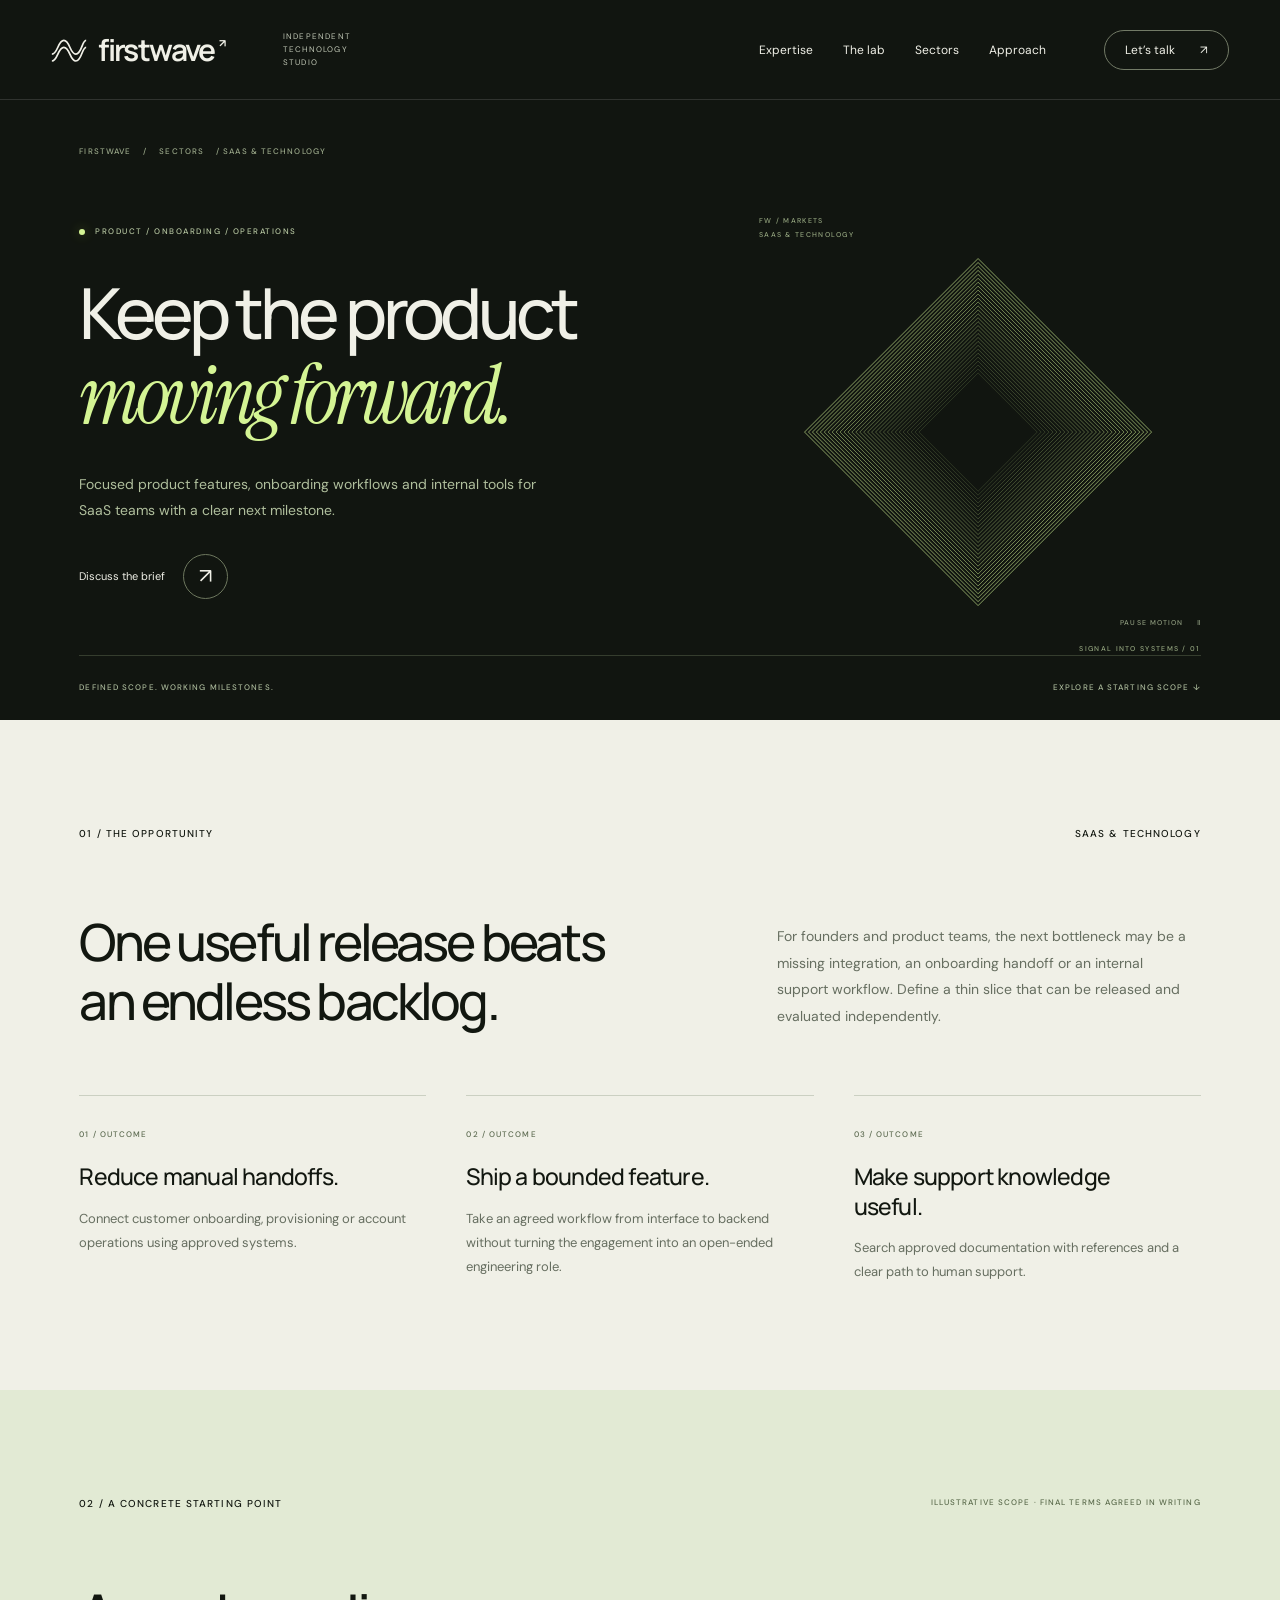
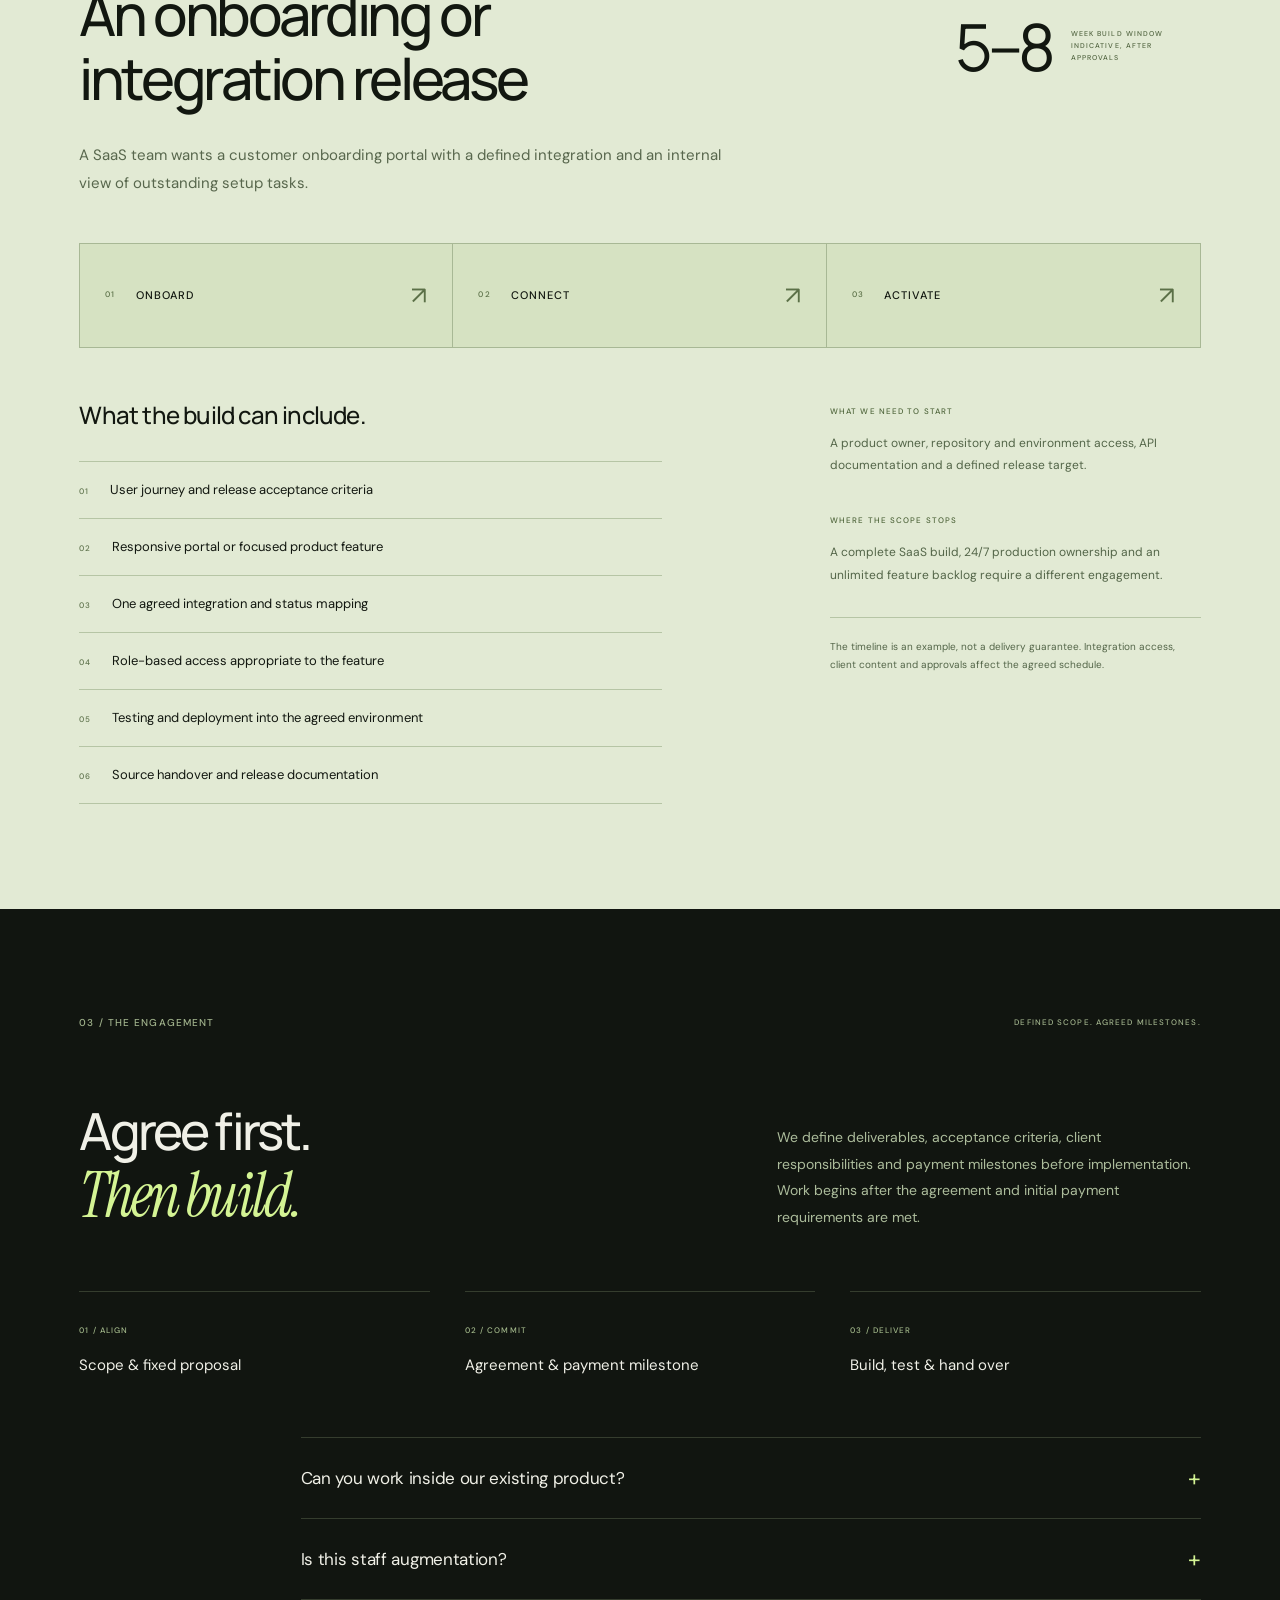
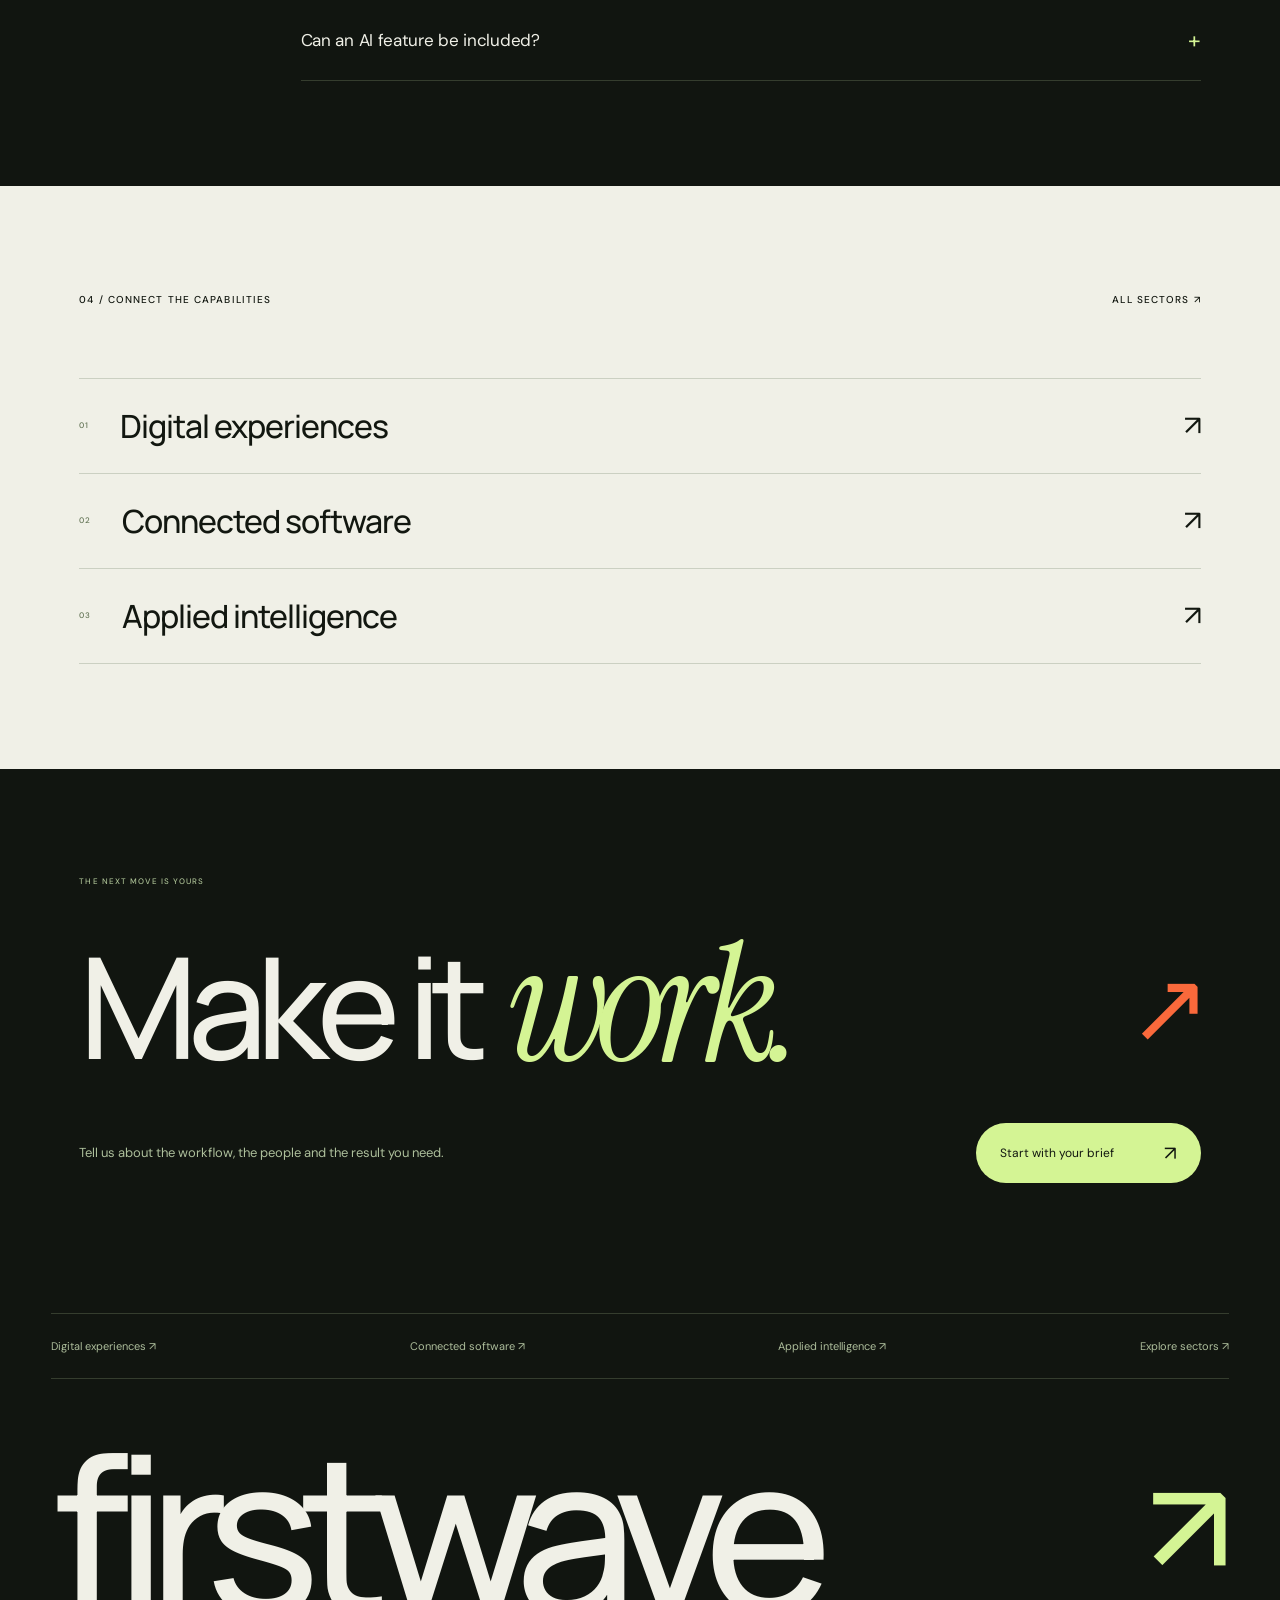
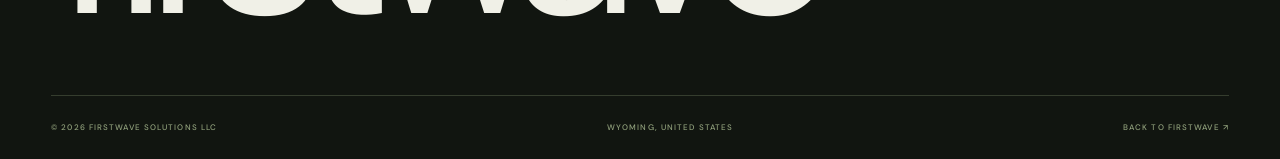
<file: markets/saas/index.html>
<!doctype html><html lang="en"><head><meta charset="utf-8"><meta name="viewport" content="width=device-width,initial-scale=1"><title>SaaS &amp; technology — Firstwave</title><meta name="description" content="Focused product features, onboarding workflows and internal tools for SaaS teams with a clear next milestone."><meta name="theme-color" content="#111510"><meta property="og:title" content="SaaS &amp; technology — Firstwave"><meta property="og:description" content="Focused product features, onboarding workflows and internal tools for SaaS teams with a clear next milestone."><link rel="canonical" href="https://fw1ai.com/markets/saas/"><link rel="icon" href="/favicon.svg" type="image/svg+xml"><link rel="preconnect" href="https://fonts.googleapis.com"><link rel="preconnect" href="https://fonts.gstatic.com" crossorigin><link href="https://fonts.googleapis.com/css2?family=DM+Sans:wght@400;450;500;550;600;650;700&family=Instrument+Serif:ital@0;1&family=Manrope:wght@400;450;500;550;600;650;700;800&display=swap" rel="stylesheet"><link rel="stylesheet" href="/styles.css"><link rel="stylesheet" href="/details.css"><script src="/details.js" defer></script></head><body class="detail-page"><a class="skip" href="#main">Skip to content</a><header class="site-header"><a class="wordmark" href="/#home" aria-label="Firstwave home"><svg viewBox="0 0 42 30" aria-hidden="true"><path d="M1 20C8 20 8 4 15 4s7 16 14 16S36 4 41 4M1 28C8 28 8 12 15 12s7 16 14 16 7-16 12-16"/></svg><span>firstwave<span class="brand-period">↗</span></span></a><span class="header-descriptor">INDEPENDENT TECHNOLOGY STUDIO</span><nav aria-label="Main navigation" id="navigation"><a href="/#expertise">Expertise</a><a href="/#lab">The lab</a><a href="/markets/">Sectors</a><a href="/#approach">Approach</a><a href="/#contact" class="header-contact">Let’s talk <span>↗</span></a></nav><button class="menu-toggle" aria-expanded="false" aria-controls="navigation" aria-label="Open navigation"><span></span><span></span></button></header><main id="main">
<section class="detail-hero dark section"><div class="detail-breadcrumb mono"><a href="/">FIRSTWAVE</a><span>/</span><a href="/markets/">SECTORS</a><span>/ SAAS &amp; TECHNOLOGY</span></div><div class="detail-hero-grid"><div class="detail-title"><p class="eyebrow"><span class="status-dot"></span> PRODUCT / ONBOARDING / OPERATIONS</p><h1>Keep the product<br><i>moving forward.</i></h1><p class="detail-intro">Focused product features, onboarding workflows and internal tools for SaaS teams with a clear next milestone.</p><a class="round-link" href="/?project=Business+software+or+integration&amp;interest=SaaS+%26+technology#contact"><span>Discuss the brief</span><span class="circle-arrow">↗</span></a></div><div class="detail-art art-software"><svg viewBox="0 0 560 520" fill="none" aria-hidden="true"><path d="M280,200L340,260L280,320L220,260Z" style="--delay:0.00s;opacity:0.18"/><path d="M280,196L344,260L280,324L216,260Z" style="--delay:0.05s;opacity:0.20"/><path d="M280,192L348,260L280,328L212,260Z" style="--delay:0.10s;opacity:0.22"/><path d="M280,188L352,260L280,332L208,260Z" style="--delay:0.15s;opacity:0.24"/><path d="M280,184L356,260L280,336L204,260Z" style="--delay:0.20s;opacity:0.26"/><path d="M280,180L360,260L280,340L200,260Z" style="--delay:0.25s;opacity:0.29"/><path d="M280,176L364,260L280,344L196,260Z" style="--delay:0.30s;opacity:0.31"/><path d="M280,172L368,260L280,348L192,260Z" style="--delay:0.35s;opacity:0.33"/><path d="M280,168L372,260L280,352L188,260Z" style="--delay:0.40s;opacity:0.35"/><path d="M280,164L376,260L280,356L184,260Z" style="--delay:0.45s;opacity:0.37"/><path d="M280,160L380,260L280,360L180,260Z" style="--delay:0.50s;opacity:0.39"/><path d="M280,156L384,260L280,364L176,260Z" style="--delay:0.55s;opacity:0.41"/><path d="M280,152L388,260L280,368L172,260Z" style="--delay:0.60s;opacity:0.43"/><path d="M280,148L392,260L280,372L168,260Z" style="--delay:0.65s;opacity:0.45"/><path d="M280,144L396,260L280,376L164,260Z" style="--delay:0.70s;opacity:0.47"/><path d="M280,140L400,260L280,380L160,260Z" style="--delay:0.75s;opacity:0.49"/><path d="M280,136L404,260L280,384L156,260Z" style="--delay:0.80s;opacity:0.52"/><path d="M280,132L408,260L280,388L152,260Z" style="--delay:0.85s;opacity:0.54"/><path d="M280,128L412,260L280,392L148,260Z" style="--delay:0.90s;opacity:0.56"/><path d="M280,124L416,260L280,396L144,260Z" style="--delay:0.95s;opacity:0.58"/><path d="M280,120L420,260L280,400L140,260Z" style="--delay:1.00s;opacity:0.60"/><path d="M280,116L424,260L280,404L136,260Z" style="--delay:1.05s;opacity:0.62"/><path d="M280,112L428,260L280,408L132,260Z" style="--delay:1.10s;opacity:0.64"/><path d="M280,108L432,260L280,412L128,260Z" style="--delay:1.15s;opacity:0.66"/><path d="M280,104L436,260L280,416L124,260Z" style="--delay:1.20s;opacity:0.68"/><path d="M280,100L440,260L280,420L120,260Z" style="--delay:1.25s;opacity:0.71"/><path d="M280,96L444,260L280,424L116,260Z" style="--delay:1.30s;opacity:0.73"/><path d="M280,92L448,260L280,428L112,260Z" style="--delay:1.35s;opacity:0.75"/><path d="M280,88L452,260L280,432L108,260Z" style="--delay:1.40s;opacity:0.77"/><path d="M280,84L456,260L280,436L104,260Z" style="--delay:1.45s;opacity:0.79"/></svg><span class="art-label mono">FW / MARKETS<br>SAAS &amp; TECHNOLOGY</span><span class="art-caption mono">SIGNAL INTO SYSTEMS / 01</span></div></div><div class="detail-hero-foot mono"><span>DEFINED SCOPE. WORKING MILESTONES.</span><a href="#scope">EXPLORE A STARTING SCOPE ↓</a></div><button class="motion-toggle mono" aria-pressed="false">Pause motion <span>Ⅱ</span></button></section>
<section class="detail-overview light section"><div class="section-kicker"><span class="mono">01 / THE OPPORTUNITY</span><span class="mono">SAAS &amp; TECHNOLOGY</span></div><div class="detail-overview-intro"><h2 class="reveal">One useful release beats an endless backlog.</h2><p class="reveal">For founders and product teams, the next bottleneck may be a missing integration, an onboarding handoff or an internal support workflow. Define a thin slice that can be released and evaluated independently.</p></div><div class="detail-outcomes"><article class="reveal"><span class="mono">01 / OUTCOME</span><h3>Reduce manual handoffs.</h3><p>Connect customer onboarding, provisioning or account operations using approved systems.</p></article><article class="reveal"><span class="mono">02 / OUTCOME</span><h3>Ship a bounded feature.</h3><p>Take an agreed workflow from interface to backend without turning the engagement into an open-ended engineering role.</p></article><article class="reveal"><span class="mono">03 / OUTCOME</span><h3>Make support knowledge useful.</h3><p>Search approved documentation with references and a clear path to human support.</p></article></div></section>
<section id="scope" class="detail-scope section"><div class="section-kicker"><span class="mono">02 / A CONCRETE STARTING POINT</span><span class="mono">ILLUSTRATIVE SCOPE · FINAL TERMS AGREED IN WRITING</span></div><div class="scope-heading reveal"><h2>An onboarding or integration release</h2><div class="scope-duration"><strong>5–8</strong><span class="mono">WEEK BUILD WINDOW<br>INDICATIVE, AFTER APPROVALS</span></div></div><p class="scope-example reveal">A SaaS team wants a customer onboarding portal with a defined integration and an internal view of outstanding setup tasks.</p><div class="scope-visual reveal" aria-label="Illustrative workflow"><div><span class="mono">01</span><strong>ONBOARD</strong><span class="stage-arrow" aria-hidden="true">↗</span></div><div><span class="mono">02</span><strong>CONNECT</strong><span class="stage-arrow" aria-hidden="true">↗</span></div><div><span class="mono">03</span><strong>ACTIVATE</strong><span class="stage-arrow" aria-hidden="true">↗</span></div></div><div class="scope-content"><div><h3>What the build can include.</h3><ul class="deliverable-list"><li><span class="mono">01</span>User journey and release acceptance criteria</li><li><span class="mono">02</span>Responsive portal or focused product feature</li><li><span class="mono">03</span>One agreed integration and status mapping</li><li><span class="mono">04</span>Role-based access appropriate to the feature</li><li><span class="mono">05</span>Testing and deployment into the agreed environment</li><li><span class="mono">06</span>Source handover and release documentation</li></ul></div><aside><span class="mono">WHAT WE NEED TO START</span><p>A product owner, repository and environment access, API documentation and a defined release target.</p><span class="mono">WHERE THE SCOPE STOPS</span><p>A complete SaaS build, 24/7 production ownership and an unlimited feature backlog require a different engagement.</p><span class="scope-note">The timeline is an example, not a delivery guarantee. Integration access, client content and approvals affect the agreed schedule.</span></aside></div></section>
<section class="detail-engagement dark section"><div class="section-kicker"><span class="mono">03 / THE ENGAGEMENT</span><span class="mono">DEFINED SCOPE. AGREED MILESTONES.</span></div><div class="detail-overview-intro"><h2 class="reveal">Agree first.<br><i>Then build.</i></h2><p class="reveal">We define deliverables, acceptance criteria, client responsibilities and payment milestones before implementation. Work begins after the agreement and initial payment requirements are met.</p></div><div class="engagement-strip"><div><span class="mono">01 / ALIGN</span><p>Scope & fixed proposal</p></div><div><span class="mono">02 / COMMIT</span><p>Agreement & payment milestone</p></div><div><span class="mono">03 / DELIVER</span><p>Build, test & hand over</p></div></div><div class="detail-faq"><details><summary>Can you work inside our existing product?<span aria-hidden="true">+</span></summary><p>Yes, subject to a review of the stack, repository, deployment process and access requirements.</p></details><details><summary>Is this staff augmentation?<span aria-hidden="true">+</span></summary><p>The proposed starting point is a defined release with specific deliverables. An ongoing individual role is not the default engagement.</p></details><details><summary>Can an AI feature be included?<span aria-hidden="true">+</span></summary><p>Yes, when the use case, source data, review behavior and evaluation criteria can be bounded for the release.</p></details></div></section>
<section class="detail-related light section"><div class="section-kicker"><span class="mono">04 / CONNECT THE CAPABILITIES</span><a class="mono" href="/markets/">ALL SECTORS ↗</a></div><div class="related-links"><a href="/services/websites/"><span class="mono">01</span><span>Digital experiences</span><b>↗</b></a><a href="/services/software-integrations/"><span class="mono">02</span><span>Connected software</span><b>↗</b></a><a href="/services/ai-automation/"><span class="mono">03</span><span>Applied intelligence</span><b>↗</b></a></div></section>
<section class="detail-cta dark section"><p class="eyebrow">THE NEXT MOVE IS YOURS</p><h2 class="reveal">Make it <i>work.</i><span>↗</span></h2><div><p>Tell us about the workflow, the people and the result you need.</p><a class="send-button" href="/?project=Business+software+or+integration&amp;interest=SaaS+%26+technology#contact">Start with your brief <span>↗</span></a></div></section></main><footer class="dark"><div class="detail-footer-links"><a href="/services/websites/">Digital experiences ↗</a><a href="/services/software-integrations/">Connected software ↗</a><a href="/services/ai-automation/">Applied intelligence ↗</a><a href="/markets/">Explore sectors ↗</a></div><a class="footer-wordmark" href="/" aria-label="Firstwave home">firstwave<span>↗</span></a><div class="footer-bottom mono"><span>© <span id="year">2026</span> FIRSTWAVE SOLUTIONS LLC</span><span>WYOMING, UNITED STATES</span><a href="/">BACK TO FIRSTWAVE ↗</a></div></footer></body></html>
</file>
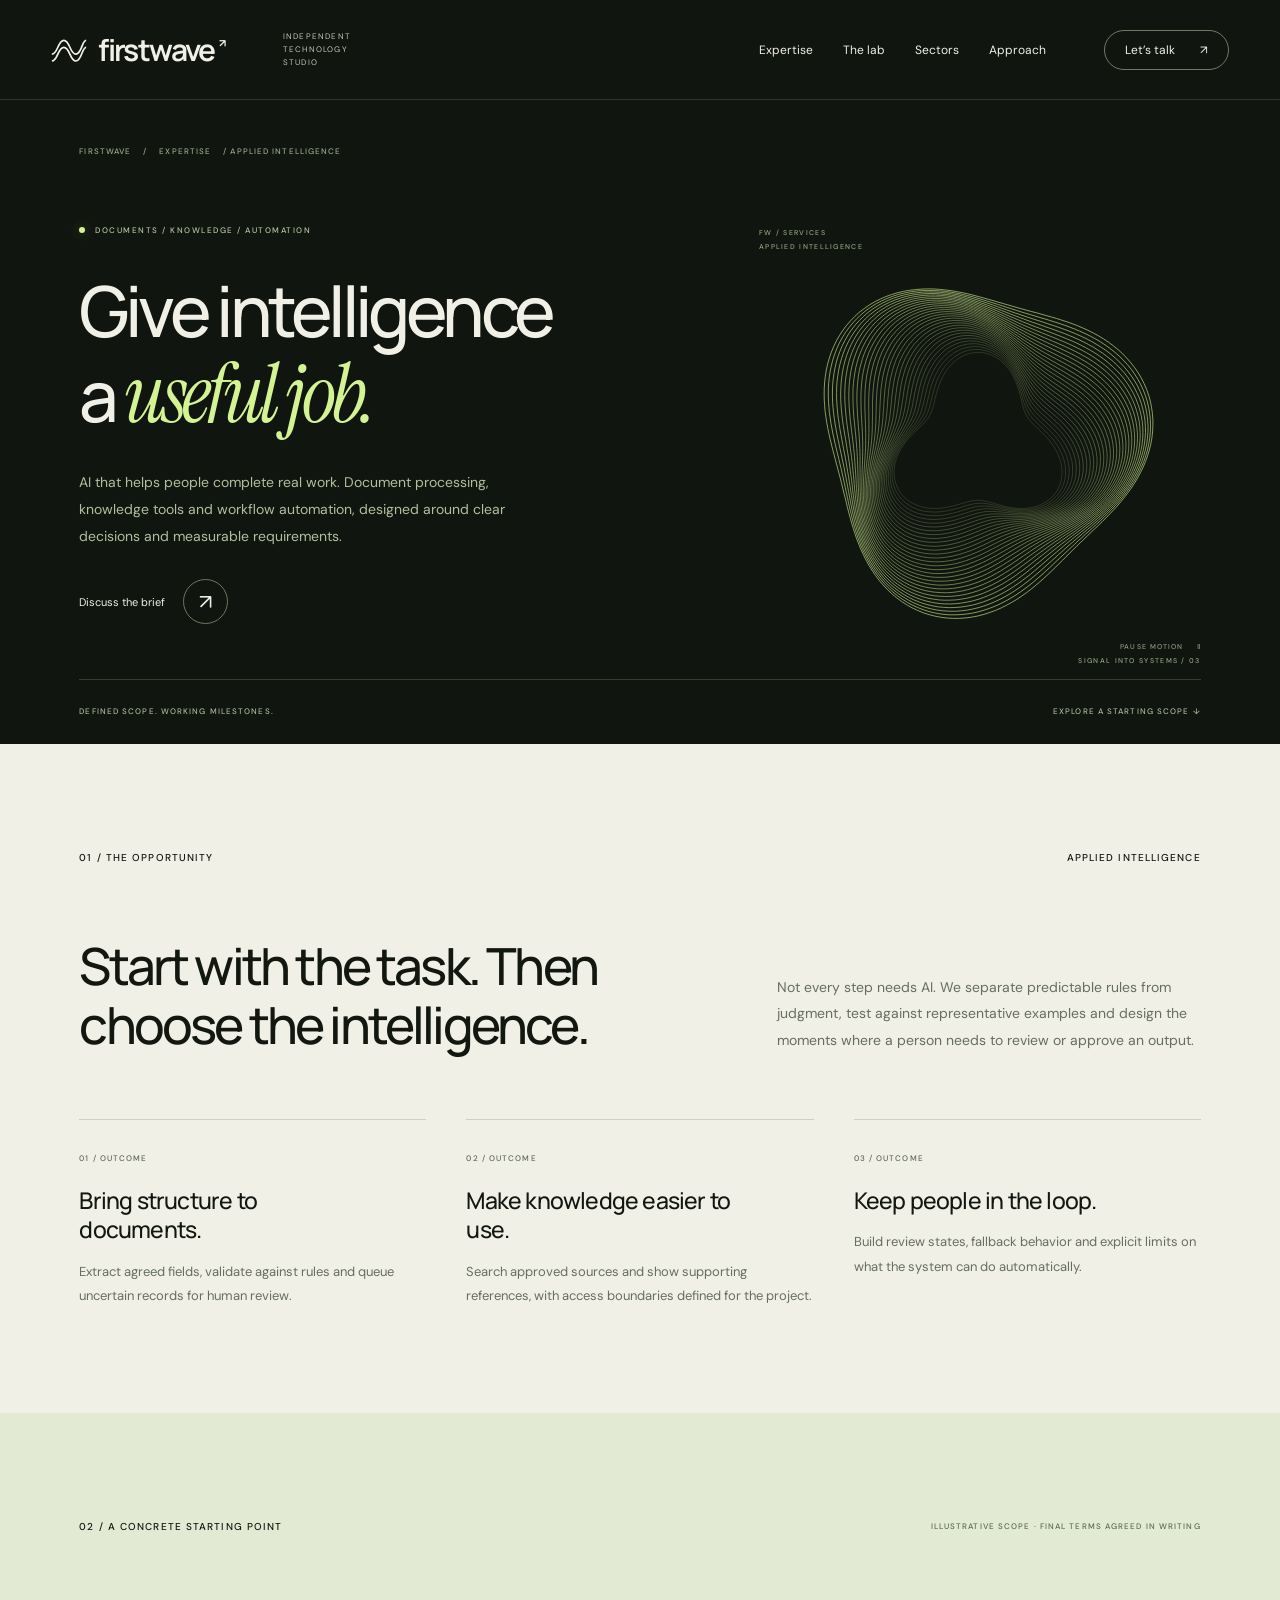
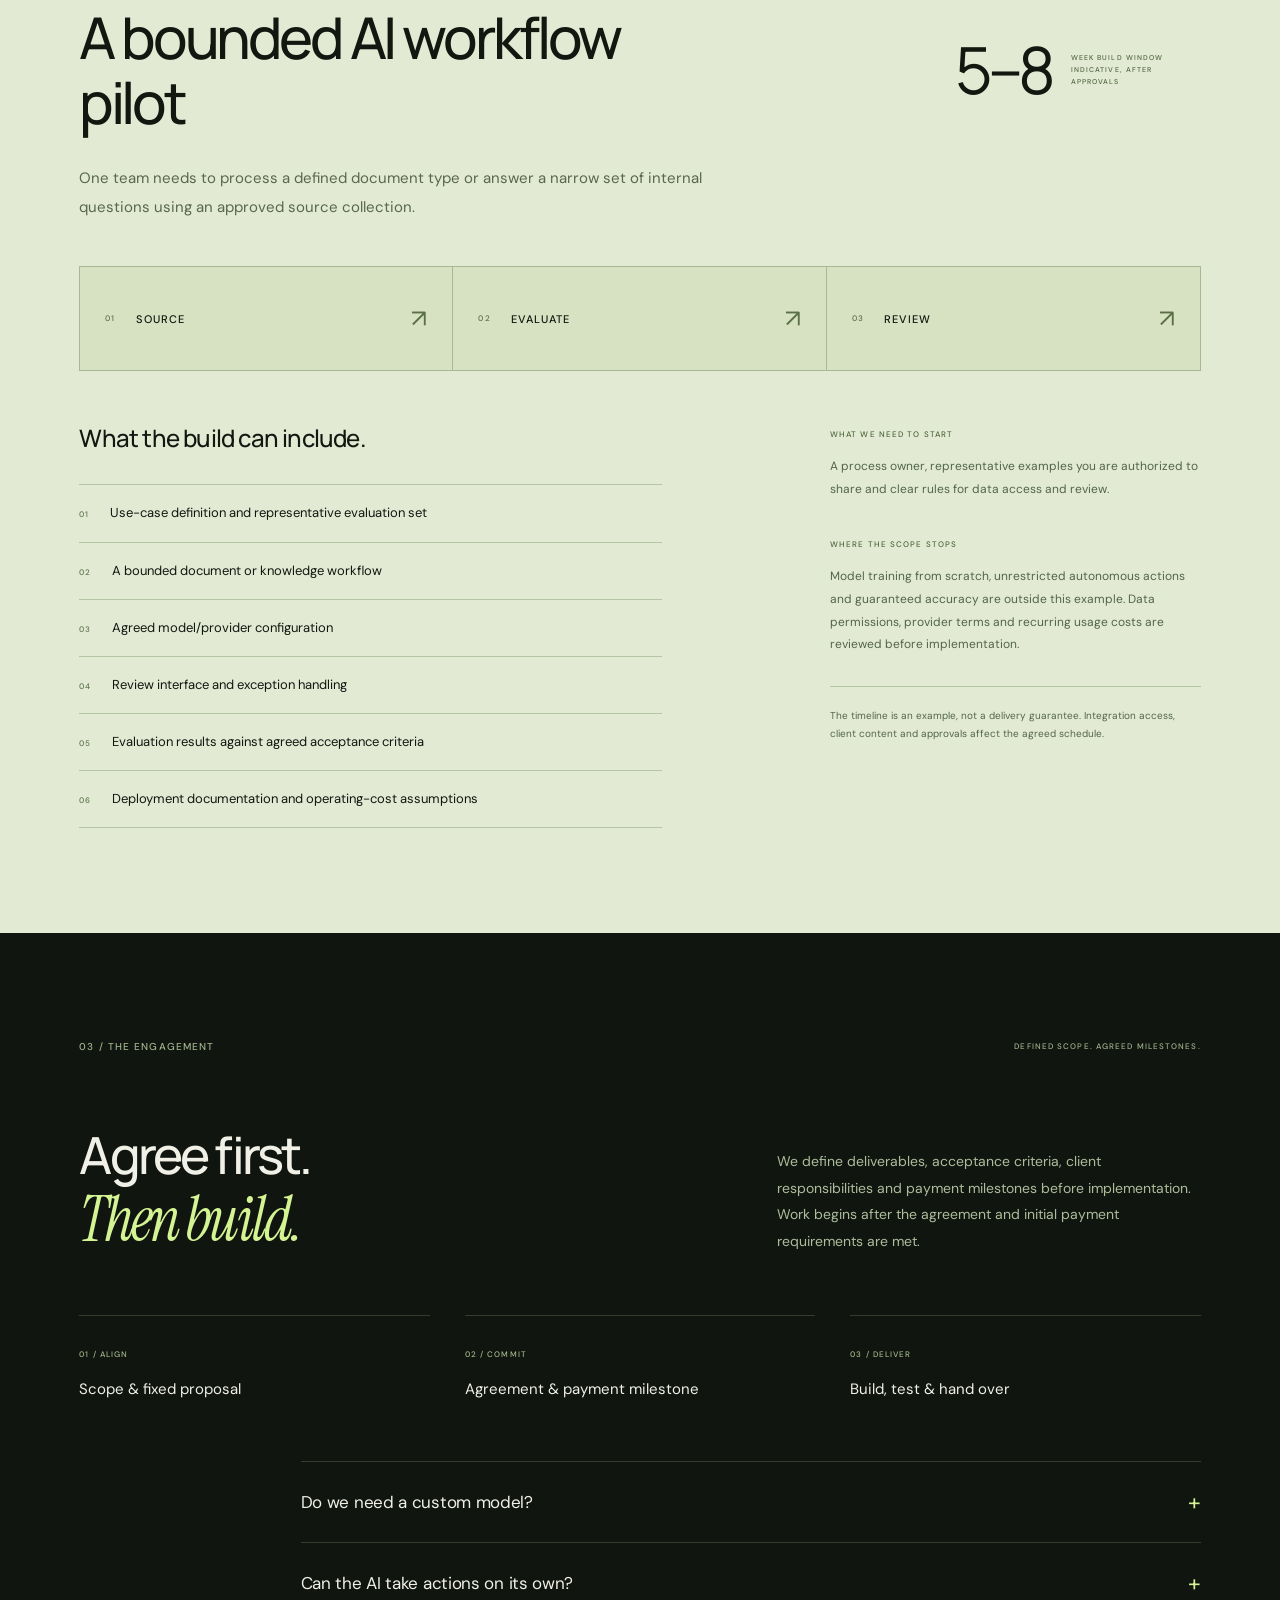
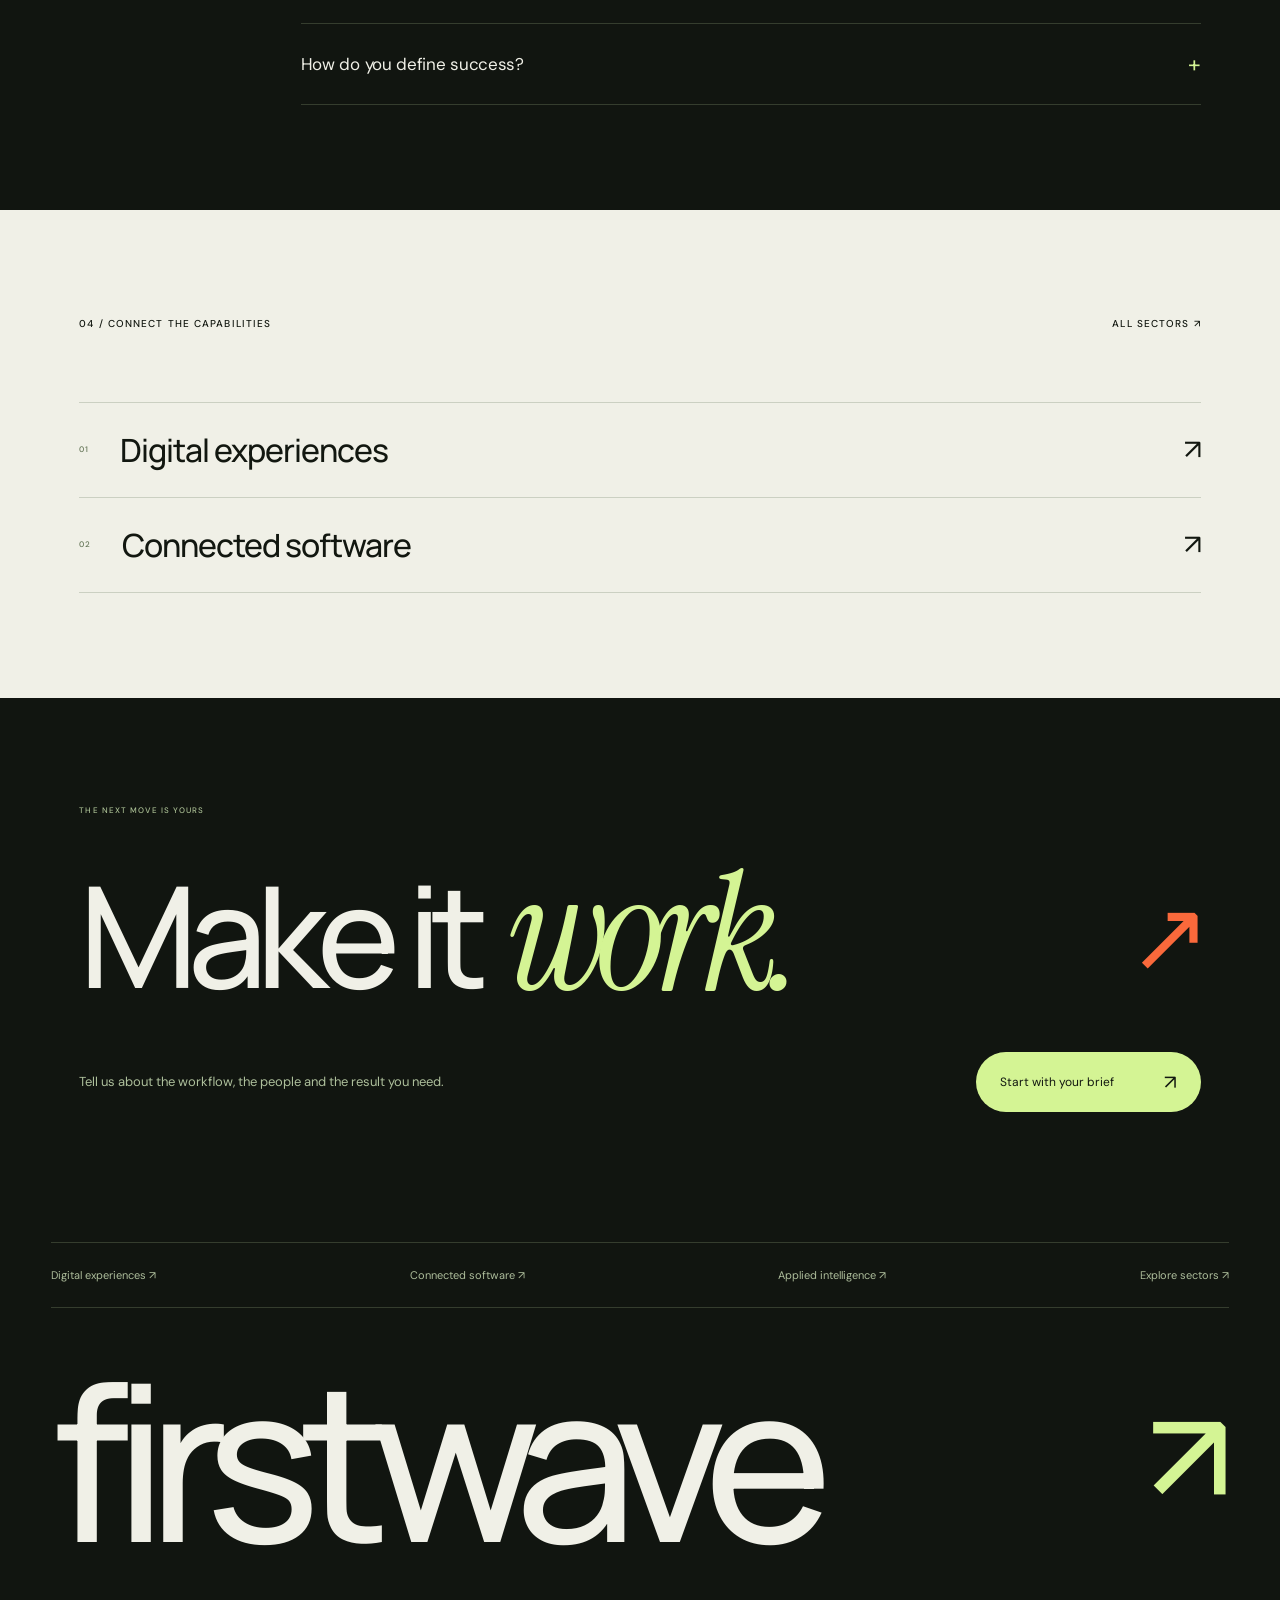
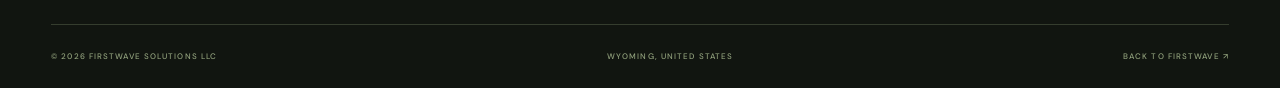
<file: services/ai-automation/index.html>
<!doctype html><html lang="en"><head><meta charset="utf-8"><meta name="viewport" content="width=device-width,initial-scale=1"><title>Applied intelligence — Firstwave</title><meta name="description" content="AI that helps people complete real work. Document processing, knowledge tools and workflow automation, designed around clear decisions and measurable requirements."><meta name="theme-color" content="#111510"><meta property="og:title" content="Applied intelligence — Firstwave"><meta property="og:description" content="AI that helps people complete real work. Document processing, knowledge tools and workflow automation, designed around clear decisions and measurable requirements."><link rel="canonical" href="https://fw1ai.com/services/ai-automation/"><link rel="icon" href="/favicon.svg" type="image/svg+xml"><link rel="preconnect" href="https://fonts.googleapis.com"><link rel="preconnect" href="https://fonts.gstatic.com" crossorigin><link href="https://fonts.googleapis.com/css2?family=DM+Sans:wght@400;450;500;550;600;650;700&family=Instrument+Serif:ital@0;1&family=Manrope:wght@400;450;500;550;600;650;700;800&display=swap" rel="stylesheet"><link rel="stylesheet" href="/styles.css"><link rel="stylesheet" href="/details.css"><script src="/details.js" defer></script></head><body class="detail-page"><a class="skip" href="#main">Skip to content</a><header class="site-header"><a class="wordmark" href="/#home" aria-label="Firstwave home"><svg viewBox="0 0 42 30" aria-hidden="true"><path d="M1 20C8 20 8 4 15 4s7 16 14 16S36 4 41 4M1 28C8 28 8 12 15 12s7 16 14 16 7-16 12-16"/></svg><span>firstwave<span class="brand-period">↗</span></span></a><span class="header-descriptor">INDEPENDENT TECHNOLOGY STUDIO</span><nav aria-label="Main navigation" id="navigation"><a href="/#expertise">Expertise</a><a href="/#lab">The lab</a><a href="/markets/">Sectors</a><a href="/#approach">Approach</a><a href="/#contact" class="header-contact">Let’s talk <span>↗</span></a></nav><button class="menu-toggle" aria-expanded="false" aria-controls="navigation" aria-label="Open navigation"><span></span><span></span></button></header><main id="main">
<section class="detail-hero dark section"><div class="detail-breadcrumb mono"><a href="/">FIRSTWAVE</a><span>/</span><a href="/#expertise">EXPERTISE</a><span>/ APPLIED INTELLIGENCE</span></div><div class="detail-hero-grid"><div class="detail-title"><p class="eyebrow"><span class="status-dot"></span> DOCUMENTS / KNOWLEDGE / AUTOMATION</p><h1>Give intelligence<br>a <i>useful job.</i></h1><p class="detail-intro">AI that helps people complete real work. Document processing, knowledge tools and workflow automation, designed around clear decisions and measurable requirements.</p><a class="round-link" href="/?project=AI+or+automation&amp;interest=Applied+intelligence#contact"><span>Discuss the brief</span><span class="circle-arrow">↗</span></a></div><div class="detail-art art-intelligence"><svg viewBox="0 0 560 520" fill="none" aria-hidden="true"><path d="M355.0,260.0L356.8,262.7L358.6,265.5L360.1,268.4L361.5,271.5L362.7,274.6L363.7,277.8L364.5,281.1L365.0,284.4L365.2,287.7L365.1,291.0L364.8,294.3L364.2,297.5L363.2,300.6L362.0,303.6L360.5,306.5L358.8,309.2L356.8,311.8L354.5,314.1L352.1,316.3L349.4,318.2L346.6,319.9L343.6,321.4L340.5,322.6L337.3,323.6L334.0,324.3L330.7,324.9L327.4,325.2L324.0,325.3L320.7,325.2L317.5,325.0L314.3,324.6L311.2,324.0L308.2,323.4L305.4,322.8L302.6,322.0L299.9,321.3L297.4,320.5L294.9,319.8L292.6,319.1L290.3,318.5L288.1,318.0L286.1,317.6L284.0,317.3L282.0,317.1L280.0,317.0L278.0,317.1L276.0,317.3L273.9,317.6L271.9,318.0L269.7,318.5L267.4,319.1L265.1,319.8L262.6,320.5L260.1,321.3L257.4,322.0L254.6,322.8L251.8,323.4L248.8,324.0L245.7,324.6L242.5,325.0L239.3,325.2L236.0,325.3L232.6,325.2L229.3,324.9L226.0,324.3L222.7,323.6L219.5,322.6L216.4,321.4L213.4,319.9L210.6,318.2L207.9,316.3L205.5,314.1L203.2,311.8L201.2,309.2L199.5,306.5L198.0,303.6L196.8,300.6L195.8,297.5L195.2,294.3L194.9,291.0L194.8,287.7L195.0,284.4L195.5,281.1L196.3,277.8L197.3,274.6L198.5,271.5L199.9,268.4L201.4,265.5L203.2,262.7L205.0,260.0L206.9,257.4L208.9,255.0L210.9,252.7L213.0,250.6L215.0,248.5L217.0,246.6L218.9,244.8L220.8,243.0L222.5,241.3L224.2,239.7L225.7,238.1L227.1,236.5L228.4,234.8L229.6,233.2L230.6,231.5L231.6,229.7L232.4,227.9L233.2,226.0L233.9,223.9L234.5,221.8L235.1,219.6L235.7,217.2L236.3,214.7L236.9,212.1L237.6,209.4L238.3,206.7L239.2,203.8L240.2,200.9L241.3,198.0L242.5,195.0L243.9,192.1L245.5,189.2L247.2,186.4L249.2,183.7L251.3,181.1L253.6,178.6L256.0,176.3L258.6,174.2L261.4,172.4L264.3,170.8L267.3,169.4L270.4,168.4L273.5,167.6L276.8,167.2L280.0,167.0L283.2,167.2L286.5,167.6L289.6,168.4L292.7,169.4L295.7,170.8L298.6,172.4L301.4,174.2L304.0,176.3L306.4,178.6L308.7,181.1L310.8,183.7L312.8,186.4L314.5,189.2L316.1,192.1L317.5,195.0L318.7,198.0L319.8,200.9L320.8,203.8L321.7,206.7L322.4,209.4L323.1,212.1L323.7,214.7L324.3,217.2L324.9,219.6L325.5,221.8L326.1,223.9L326.8,226.0L327.6,227.9L328.4,229.7L329.4,231.5L330.4,233.2L331.6,234.8L332.9,236.5L334.3,238.1L335.8,239.7L337.5,241.3L339.2,243.0L341.1,244.8L343.0,246.6L345.0,248.5L347.0,250.6L349.1,252.7L351.1,255.0L353.1,257.4L355.0,260.0Z" style="--delay:0.00s;opacity:0.18"/><path d="M359.4,260.0L361.3,262.8L362.9,265.8L364.4,268.9L365.8,272.1L366.9,275.3L367.7,278.7L368.4,282.0L368.7,285.4L368.8,288.9L368.6,292.2L368.1,295.6L367.3,298.8L366.1,302.0L364.8,305.1L363.1,308.0L361.2,310.7L359.0,313.3L356.5,315.6L353.9,317.8L351.1,319.7L348.1,321.3L345.0,322.8L341.8,324.0L338.5,324.9L335.1,325.7L331.7,326.2L328.3,326.5L324.9,326.6L321.6,326.5L318.3,326.3L315.1,326.0L311.9,325.5L308.9,324.9L306.0,324.3L303.2,323.7L300.5,323.0L297.9,322.4L295.4,321.8L293.0,321.3L290.7,320.8L288.5,320.4L286.3,320.2L284.2,320.0L282.1,320.0L280.0,320.1L277.9,320.3L275.8,320.6L273.6,321.0L271.3,321.6L269.0,322.2L266.6,322.9L264.1,323.7L261.5,324.5L258.8,325.3L256.0,326.0L253.0,326.8L250.0,327.4L246.8,328.0L243.6,328.5L240.3,328.8L236.9,329.0L233.5,328.9L230.1,328.7L226.7,328.3L223.3,327.6L220.0,326.7L216.7,325.5L213.6,324.1L210.6,322.5L207.8,320.6L205.2,318.5L202.7,316.1L200.5,313.6L198.6,310.9L196.9,308.0L195.5,304.9L194.4,301.8L193.6,298.5L193.0,295.1L192.8,291.7L192.8,288.3L193.1,284.9L193.7,281.5L194.5,278.2L195.6,274.9L196.8,271.7L198.3,268.6L199.9,265.6L201.6,262.7L203.4,260.0L205.4,257.4L207.3,254.9L209.3,252.6L211.3,250.3L213.2,248.2L215.2,246.2L217.0,244.3L218.8,242.4L220.4,240.6L222.0,238.9L223.4,237.1L224.7,235.4L225.9,233.6L227.0,231.8L228.0,230.0L228.9,228.0L229.6,226.0L230.3,223.9L231.0,221.7L231.6,219.4L232.2,217.0L232.8,214.4L233.4,211.8L234.1,209.0L234.8,206.2L235.7,203.3L236.6,200.3L237.7,197.3L238.9,194.2L240.3,191.2L241.8,188.2L243.6,185.3L245.5,182.4L247.6,179.7L249.8,177.1L252.3,174.7L254.9,172.5L257.7,170.4L260.6,168.7L263.6,167.2L266.8,165.9L270.0,165.0L273.3,164.4L276.6,164.1L280.0,164.1L283.3,164.4L286.6,165.0L289.9,165.9L293.1,167.1L296.1,168.6L299.1,170.3L301.9,172.3L304.5,174.5L307.0,176.9L309.3,179.4L311.5,182.1L313.4,184.9L315.2,187.8L316.8,190.7L318.3,193.7L319.6,196.7L320.7,199.6L321.8,202.5L322.7,205.3L323.6,208.1L324.4,210.7L325.1,213.3L325.8,215.7L326.5,218.1L327.3,220.3L328.1,222.4L328.9,224.4L329.9,226.4L330.9,228.2L332.0,230.0L333.2,231.7L334.6,233.4L336.1,235.0L337.7,236.7L339.4,238.4L341.2,240.1L343.1,241.9L345.1,243.8L347.1,245.7L349.2,247.8L351.3,250.0L353.4,252.3L355.5,254.7L357.5,257.3L359.4,260.0Z" style="--delay:0.05s;opacity:0.20"/><path d="M363.9,260.0L365.7,263.0L367.3,266.1L368.7,269.3L370.0,272.6L371.0,276.0L371.7,279.5L372.2,283.0L372.4,286.5L372.3,290.0L371.9,293.5L371.2,296.9L370.2,300.2L369.0,303.4L367.4,306.5L365.5,309.4L363.4,312.1L361.1,314.7L358.5,317.0L355.7,319.1L352.7,321.0L349.6,322.7L346.4,324.1L343.0,325.3L339.6,326.2L336.2,327.0L332.7,327.5L329.2,327.8L325.8,327.9L322.4,327.8L319.1,327.7L315.8,327.4L312.7,327.0L309.6,326.5L306.7,326.0L303.8,325.4L301.1,324.9L298.5,324.4L295.9,323.9L293.5,323.5L291.1,323.2L288.9,323.0L286.6,322.9L284.4,322.9L282.2,323.0L280.0,323.2L277.8,323.6L275.5,324.1L273.2,324.6L270.8,325.3L268.4,326.0L265.8,326.8L263.1,327.6L260.4,328.5L257.5,329.3L254.5,330.1L251.4,330.8L248.2,331.5L244.9,332.0L241.5,332.4L238.1,332.6L234.6,332.7L231.1,332.5L227.6,332.2L224.1,331.6L220.6,330.8L217.3,329.7L214.0,328.4L210.9,326.8L207.9,324.9L205.1,322.9L202.5,320.6L200.1,318.1L197.9,315.3L196.1,312.4L194.5,309.4L193.1,306.2L192.1,302.9L191.4,299.5L190.9,296.0L190.8,292.5L190.9,289.0L191.3,285.4L191.9,282.0L192.8,278.5L193.9,275.2L195.2,271.9L196.7,268.8L198.3,265.7L200.0,262.8L201.9,260.0L203.8,257.3L205.7,254.8L207.6,252.4L209.5,250.1L211.4,247.9L213.3,245.8L215.0,243.8L216.7,241.8L218.2,239.9L219.7,238.1L221.0,236.2L222.3,234.3L223.4,232.4L224.4,230.4L225.2,228.4L226.0,226.3L226.8,224.1L227.4,221.8L228.0,219.4L228.6,216.9L229.2,214.3L229.9,211.6L230.5,208.8L231.2,205.8L232.0,202.9L233.0,199.8L234.0,196.7L235.2,193.6L236.5,190.5L238.1,187.4L239.8,184.3L241.6,181.4L243.7,178.5L246.0,175.8L248.4,173.2L251.0,170.8L253.8,168.7L256.7,166.7L259.8,165.1L263.0,163.7L266.3,162.6L269.7,161.8L273.1,161.3L276.5,161.1L280.0,161.2L283.4,161.7L286.8,162.5L290.1,163.5L293.4,164.9L296.5,166.5L299.5,168.4L302.3,170.5L305.0,172.8L307.5,175.2L309.9,177.9L312.1,180.6L314.1,183.5L315.9,186.4L317.6,189.4L319.1,192.3L320.4,195.3L321.7,198.2L322.8,201.1L323.8,203.9L324.8,206.7L325.7,209.3L326.5,211.8L327.4,214.2L328.3,216.5L329.2,218.7L330.1,220.8L331.1,222.8L332.2,224.8L333.5,226.6L334.8,228.4L336.2,230.1L337.7,231.9L339.4,233.6L341.1,235.3L343.0,237.1L345.0,238.9L347.0,240.8L349.1,242.8L351.3,244.8L353.5,247.0L355.6,249.4L357.8,251.8L359.9,254.4L361.9,257.1L363.9,260.0Z" style="--delay:0.10s;opacity:0.22"/><path d="M368.3,260.0L370.0,263.1L371.6,266.4L373.0,269.8L374.1,273.2L375.0,276.7L375.6,280.3L375.9,283.9L376.0,287.5L375.7,291.1L375.2,294.6L374.3,298.1L373.1,301.5L371.7,304.7L369.9,307.8L367.9,310.7L365.6,313.5L363.1,316.0L360.3,318.4L357.4,320.5L354.3,322.4L351.1,324.0L347.7,325.4L344.3,326.6L340.8,327.5L337.2,328.2L333.7,328.7L330.2,329.0L326.7,329.2L323.2,329.2L319.9,329.0L316.6,328.8L313.4,328.5L310.3,328.1L307.3,327.7L304.5,327.2L301.7,326.8L299.1,326.4L296.5,326.1L294.0,325.9L291.6,325.7L289.2,325.6L286.9,325.7L284.6,325.8L282.3,326.1L280.0,326.5L277.7,327.0L275.3,327.6L272.8,328.3L270.3,329.1L267.7,329.9L265.0,330.8L262.1,331.7L259.2,332.6L256.1,333.4L253.0,334.2L249.7,334.9L246.4,335.5L242.9,336.0L239.4,336.3L235.9,336.5L232.3,336.4L228.7,336.1L225.1,335.6L221.5,334.9L218.0,333.9L214.6,332.6L211.3,331.1L208.2,329.4L205.2,327.4L202.4,325.1L199.8,322.6L197.5,319.9L195.4,317.0L193.6,314.0L192.1,310.7L190.9,307.4L189.9,303.9L189.3,300.4L188.9,296.8L188.8,293.2L189.1,289.6L189.5,285.9L190.2,282.4L191.2,278.9L192.3,275.5L193.6,272.1L195.1,268.9L196.8,265.8L198.5,262.8L200.3,260.0L202.1,257.3L204.0,254.7L205.9,252.2L207.7,249.8L209.5,247.6L211.3,245.4L212.9,243.3L214.5,241.2L216.0,239.2L217.3,237.2L218.5,235.2L219.7,233.1L220.7,231.1L221.6,228.9L222.4,226.7L223.1,224.5L223.8,222.1L224.4,219.6L225.0,217.0L225.6,214.4L226.2,211.6L226.9,208.7L227.6,205.7L228.4,202.6L229.2,199.5L230.3,196.3L231.4,193.1L232.7,189.9L234.2,186.7L235.9,183.5L237.7,180.5L239.7,177.5L242.0,174.6L244.4,171.9L247.0,169.4L249.8,167.0L252.7,165.0L255.8,163.1L259.1,161.5L262.4,160.3L265.8,159.3L269.3,158.6L272.9,158.3L276.4,158.2L280.0,158.5L283.5,159.1L287.0,160.0L290.4,161.2L293.7,162.7L296.8,164.5L299.9,166.5L302.8,168.7L305.5,171.1L308.1,173.6L310.5,176.3L312.7,179.1L314.7,182.0L316.6,185.0L318.3,188.0L319.9,191.0L321.3,193.9L322.6,196.8L323.8,199.7L324.9,202.5L326.0,205.2L327.0,207.8L328.0,210.3L329.0,212.7L330.0,214.9L331.1,217.1L332.2,219.2L333.4,221.2L334.7,223.1L336.1,224.9L337.6,226.7L339.2,228.5L340.9,230.3L342.8,232.1L344.7,233.9L346.7,235.7L348.8,237.6L351.0,239.6L353.2,241.7L355.5,244.0L357.8,246.3L360.0,248.8L362.2,251.4L364.3,254.1L366.4,257.0L368.3,260.0Z" style="--delay:0.15s;opacity:0.24"/><path d="M372.7,260.0L374.4,263.3L375.9,266.7L377.1,270.2L378.2,273.8L378.9,277.4L379.4,281.1L379.6,284.8L379.5,288.5L379.1,292.2L378.3,295.8L377.3,299.3L375.9,302.7L374.3,306.0L372.3,309.1L370.1,312.0L367.7,314.8L365.0,317.3L362.1,319.7L359.0,321.8L355.8,323.6L352.5,325.2L349.0,326.6L345.5,327.8L341.9,328.7L338.3,329.4L334.7,330.0L331.1,330.3L327.5,330.5L324.1,330.5L320.7,330.4L317.4,330.3L314.2,330.0L311.0,329.7L308.0,329.4L305.2,329.1L302.4,328.8L299.7,328.6L297.1,328.4L294.5,328.3L292.0,328.3L289.6,328.4L287.2,328.6L284.8,328.9L282.4,329.4L280.0,329.9L277.5,330.6L275.0,331.3L272.4,332.1L269.7,333.0L267.0,333.9L264.1,334.8L261.1,335.8L258.0,336.7L254.8,337.5L251.5,338.3L248.1,339.0L244.6,339.6L241.0,340.0L237.4,340.2L233.7,340.2L230.0,340.1L226.3,339.7L222.6,339.0L219.0,338.1L215.4,336.9L212.0,335.5L208.7,333.8L205.6,331.9L202.6,329.7L199.9,327.3L197.3,324.6L195.1,321.7L193.0,318.7L191.3,315.4L189.9,312.0L188.7,308.5L187.8,304.9L187.3,301.3L187.0,297.6L187.0,293.8L187.3,290.1L187.8,286.4L188.6,282.8L189.6,279.2L190.7,275.7L192.1,272.4L193.6,269.1L195.2,265.9L196.9,262.9L198.7,260.0L200.5,257.2L202.3,254.6L204.1,252.0L205.9,249.6L207.6,247.2L209.2,245.0L210.8,242.7L212.2,240.6L213.6,238.4L214.8,236.3L215.9,234.1L217.0,231.9L217.9,229.7L218.7,227.4L219.5,225.0L220.1,222.6L220.8,220.0L221.3,217.4L221.9,214.6L222.5,211.8L223.1,208.8L223.8,205.8L224.6,202.6L225.4,199.4L226.4,196.1L227.5,192.8L228.8,189.5L230.2,186.2L231.9,183.0L233.7,179.8L235.7,176.6L237.9,173.6L240.3,170.8L242.9,168.1L245.6,165.6L248.6,163.3L251.7,161.3L255.0,159.6L258.3,158.1L261.8,157.0L265.4,156.1L269.0,155.6L272.7,155.4L276.4,155.5L280.0,155.9L283.6,156.7L287.2,157.7L290.6,159.1L294.0,160.7L297.2,162.5L300.3,164.6L303.2,166.9L306.0,169.4L308.6,172.1L311.0,174.8L313.3,177.7L315.3,180.6L317.3,183.6L319.0,186.6L320.7,189.6L322.2,192.5L323.6,195.4L324.9,198.2L326.1,201.0L327.3,203.7L328.4,206.2L329.6,208.7L330.7,211.0L331.9,213.3L333.1,215.4L334.4,217.5L335.8,219.4L337.3,221.4L338.9,223.2L340.5,225.0L342.3,226.9L344.2,228.7L346.2,230.5L348.3,232.4L350.5,234.3L352.8,236.4L355.1,238.5L357.4,240.7L359.8,243.0L362.1,245.5L364.4,248.1L366.6,250.9L368.8,253.8L370.8,256.8L372.7,260.0Z" style="--delay:0.20s;opacity:0.26"/><path d="M377.0,260.0L378.6,263.4L380.1,267.0L381.2,270.6L382.1,274.4L382.8,278.1L383.1,281.9L383.1,285.7L382.9,289.5L382.3,293.2L381.4,296.9L380.1,300.5L378.6,303.9L376.8,307.2L374.7,310.3L372.3,313.3L369.7,316.0L366.8,318.6L363.8,320.9L360.6,323.0L357.3,324.8L353.8,326.4L350.2,327.8L346.6,329.0L342.9,329.9L339.3,330.6L335.6,331.2L332.0,331.6L328.4,331.8L324.9,331.9L321.5,331.9L318.2,331.8L314.9,331.6L311.8,331.4L308.8,331.3L305.9,331.1L303.0,330.9L300.3,330.8L297.7,330.8L295.1,330.9L292.5,331.0L290.0,331.3L287.5,331.7L285.0,332.1L282.5,332.7L280.0,333.4L277.4,334.2L274.8,335.1L272.0,336.0L269.2,336.9L266.3,337.9L263.2,338.9L260.1,339.9L256.8,340.9L253.4,341.7L250.0,342.5L246.4,343.1L242.8,343.6L239.1,344.0L235.3,344.1L231.5,344.0L227.7,343.7L223.9,343.2L220.2,342.3L216.5,341.3L212.9,339.9L209.5,338.3L206.2,336.5L203.0,334.3L200.1,332.0L197.4,329.3L194.9,326.5L192.7,323.4L190.7,320.2L189.1,316.8L187.7,313.3L186.6,309.6L185.8,305.9L185.4,302.1L185.2,298.3L185.2,294.5L185.6,290.7L186.2,286.9L187.0,283.2L188.0,279.6L189.2,276.0L190.5,272.6L192.0,269.2L193.6,266.0L195.3,263.0L197.0,260.0L198.8,257.2L200.5,254.4L202.2,251.8L203.9,249.3L205.5,246.9L207.0,244.5L208.5,242.2L209.8,239.9L211.1,237.6L212.2,235.3L213.2,233.0L214.2,230.7L215.0,228.3L215.7,225.8L216.4,223.3L217.0,220.7L217.6,217.9L218.2,215.1L218.8,212.2L219.4,209.1L220.0,206.0L220.7,202.8L221.6,199.5L222.5,196.1L223.6,192.8L224.8,189.3L226.2,185.9L227.8,182.6L229.5,179.2L231.5,176.0L233.7,172.8L236.0,169.8L238.6,167.0L241.4,164.4L244.3,161.9L247.4,159.7L250.7,157.8L254.1,156.2L257.6,154.8L261.3,153.8L265.0,153.1L268.7,152.7L272.5,152.6L276.3,152.8L280.0,153.4L283.7,154.3L287.3,155.5L290.8,157.0L294.2,158.7L297.5,160.7L300.6,162.9L303.6,165.3L306.4,167.8L309.1,170.5L311.5,173.3L313.8,176.2L316.0,179.2L318.0,182.2L319.8,185.2L321.5,188.1L323.1,191.1L324.6,193.9L326.0,196.7L327.3,199.4L328.6,202.1L329.9,204.6L331.2,207.0L332.5,209.3L333.9,211.5L335.3,213.6L336.7,215.7L338.3,217.6L340.0,219.6L341.7,221.4L343.6,223.3L345.6,225.1L347.6,227.0L349.8,228.9L352.0,230.9L354.4,232.9L356.8,235.1L359.2,237.3L361.6,239.7L364.0,242.1L366.4,244.8L368.8,247.5L371.0,250.4L373.2,253.5L375.2,256.7L377.0,260.0Z" style="--delay:0.25s;opacity:0.29"/><path d="M381.3,260.0L382.9,263.6L384.2,267.3L385.3,271.1L386.0,274.9L386.5,278.8L386.7,282.7L386.6,286.6L386.1,290.4L385.4,294.2L384.3,298.0L382.9,301.6L381.2,305.0L379.2,308.4L376.9,311.5L374.4,314.5L371.6,317.2L368.6,319.8L365.4,322.1L362.1,324.2L358.7,326.0L355.1,327.6L351.4,329.0L347.7,330.1L344.0,331.1L340.3,331.8L336.6,332.4L332.9,332.8L329.3,333.1L325.8,333.3L322.3,333.3L319.0,333.3L315.7,333.3L312.6,333.2L309.6,333.2L306.6,333.1L303.8,333.1L301.0,333.2L298.3,333.3L295.6,333.6L293.0,333.9L290.4,334.3L287.9,334.8L285.3,335.5L282.7,336.2L280.0,337.0L277.3,337.9L274.5,338.9L271.6,339.9L268.6,341.0L265.5,342.1L262.3,343.1L259.0,344.1L255.6,345.1L252.1,345.9L248.5,346.7L244.7,347.2L241.0,347.7L237.1,347.9L233.2,347.9L229.3,347.7L225.5,347.3L221.6,346.6L217.8,345.6L214.1,344.4L210.5,342.9L207.0,341.1L203.7,339.0L200.6,336.7L197.7,334.1L195.0,331.3L192.6,328.3L190.4,325.1L188.5,321.7L186.9,318.2L185.6,314.5L184.6,310.7L183.9,306.9L183.5,303.0L183.4,299.0L183.5,295.1L183.9,291.2L184.5,287.4L185.4,283.6L186.4,279.9L187.6,276.3L189.0,272.8L190.5,269.4L192.0,266.2L193.7,263.0L195.3,260.0L197.0,257.1L198.6,254.3L200.3,251.6L201.9,249.0L203.4,246.5L204.8,244.0L206.1,241.6L207.4,239.2L208.5,236.8L209.5,234.3L210.4,231.9L211.3,229.4L212.0,226.8L212.7,224.2L213.3,221.5L213.9,218.7L214.4,215.8L215.0,212.8L215.5,209.6L216.2,206.4L216.9,203.1L217.6,199.8L218.5,196.3L219.6,192.9L220.7,189.4L222.1,185.8L223.6,182.4L225.3,178.9L227.2,175.5L229.3,172.3L231.7,169.1L234.2,166.1L237.0,163.3L239.9,160.7L243.0,158.3L246.3,156.2L249.7,154.4L253.3,152.9L257.0,151.6L260.7,150.7L264.6,150.1L268.4,149.9L272.3,149.9L276.2,150.3L280.0,151.0L283.8,152.1L287.5,153.4L291.0,155.0L294.5,156.8L297.8,158.9L301.0,161.2L304.0,163.6L306.9,166.3L309.6,169.0L312.1,171.9L314.4,174.8L316.6,177.8L318.7,180.7L320.6,183.7L322.3,186.7L324.0,189.6L325.6,192.4L327.1,195.1L328.6,197.8L330.0,200.4L331.5,202.9L332.9,205.2L334.4,207.5L335.9,209.7L337.5,211.8L339.1,213.8L340.9,215.8L342.7,217.7L344.7,219.6L346.7,221.5L348.9,223.4L351.1,225.3L353.4,227.3L355.8,229.4L358.3,231.5L360.8,233.7L363.3,236.1L365.9,238.6L368.4,241.2L370.8,244.0L373.2,246.9L375.4,250.0L377.6,253.2L379.5,256.5L381.3,260.0Z" style="--delay:0.30s;opacity:0.31"/><path d="M385.6,260.0L387.0,263.7L388.3,267.6L389.2,271.5L389.9,275.4L390.2,279.4L390.2,283.4L389.9,287.4L389.3,291.3L388.4,295.2L387.1,299.0L385.5,302.6L383.6,306.1L381.5,309.5L379.0,312.7L376.3,315.6L373.4,318.4L370.3,320.9L367.0,323.2L363.6,325.3L360.0,327.1L356.3,328.7L352.6,330.1L348.8,331.3L345.1,332.3L341.3,333.0L337.5,333.7L333.9,334.1L330.2,334.5L326.7,334.7L323.2,334.9L319.9,335.0L316.6,335.0L313.4,335.1L310.4,335.2L307.4,335.3L304.5,335.4L301.7,335.6L298.9,335.9L296.2,336.3L293.5,336.8L290.9,337.4L288.2,338.1L285.5,338.9L282.8,339.8L280.0,340.7L277.1,341.8L274.2,342.9L271.2,344.0L268.0,345.1L264.8,346.2L261.4,347.3L258.0,348.4L254.4,349.3L250.7,350.1L246.9,350.8L243.1,351.4L239.2,351.7L235.2,351.8L231.2,351.8L227.2,351.4L223.2,350.8L219.3,350.0L215.5,348.8L211.7,347.4L208.1,345.7L204.6,343.8L201.3,341.5L198.2,339.0L195.3,336.3L192.7,333.3L190.3,330.1L188.2,326.7L186.4,323.1L184.9,319.4L183.7,315.6L182.7,311.7L182.1,307.8L181.7,303.7L181.7,299.7L181.9,295.7L182.3,291.7L183.0,287.8L183.8,284.0L184.9,280.2L186.1,276.6L187.4,273.0L188.9,269.6L190.4,266.3L192.0,263.1L193.6,260.0L195.2,257.0L196.7,254.2L198.3,251.4L199.7,248.7L201.1,246.1L202.4,243.5L203.6,241.0L204.8,238.4L205.8,235.9L206.7,233.3L207.5,230.7L208.2,228.1L208.9,225.3L209.5,222.5L210.1,219.6L210.6,216.6L211.1,213.5L211.7,210.4L212.3,207.1L212.9,203.7L213.7,200.3L214.5,196.7L215.5,193.2L216.6,189.6L217.9,186.0L219.3,182.4L221.0,178.8L222.9,175.3L224.9,171.9L227.2,168.6L229.7,165.4L232.4,162.5L235.3,159.7L238.4,157.1L241.7,154.8L245.2,152.8L248.8,151.1L252.5,149.6L256.3,148.5L260.2,147.7L264.2,147.3L268.1,147.2L272.1,147.4L276.1,147.9L280.0,148.7L283.8,149.9L287.6,151.3L291.2,153.0L294.8,155.0L298.1,157.2L301.4,159.5L304.4,162.1L307.3,164.7L310.0,167.5L312.6,170.4L315.0,173.3L317.3,176.3L319.4,179.3L321.4,182.2L323.2,185.1L325.0,188.0L326.7,190.8L328.3,193.5L329.9,196.1L331.5,198.6L333.1,201.1L334.7,203.4L336.3,205.6L338.0,207.8L339.8,209.9L341.6,211.9L343.5,213.8L345.6,215.8L347.7,217.7L349.9,219.6L352.3,221.6L354.7,223.6L357.1,225.7L359.7,227.8L362.3,230.0L364.9,232.4L367.5,234.9L370.1,237.5L372.7,240.3L375.2,243.2L377.6,246.3L379.8,249.5L381.9,252.9L383.9,256.4L385.6,260.0Z" style="--delay:0.35s;opacity:0.33"/><path d="M389.7,260.0L391.1,263.9L392.2,267.8L393.1,271.9L393.6,276.0L393.8,280.1L393.6,284.2L393.2,288.2L392.4,292.2L391.3,296.2L389.8,300.0L388.1,303.7L386.0,307.2L383.7,310.6L381.1,313.7L378.2,316.7L375.2,319.5L371.9,322.0L368.5,324.3L365.0,326.4L361.3,328.2L357.6,329.8L353.8,331.2L349.9,332.4L346.1,333.4L342.3,334.2L338.5,334.9L334.8,335.4L331.2,335.8L327.6,336.2L324.1,336.4L320.8,336.6L317.5,336.8L314.3,337.0L311.2,337.2L308.2,337.5L305.3,337.8L302.4,338.2L299.6,338.7L296.8,339.2L294.1,339.9L291.3,340.6L288.6,341.5L285.8,342.4L282.9,343.5L280.0,344.6L277.0,345.7L273.9,346.9L270.7,348.1L267.4,349.3L264.0,350.5L260.5,351.6L256.9,352.6L253.2,353.6L249.3,354.4L245.4,355.0L241.4,355.5L237.4,355.7L233.3,355.7L229.2,355.5L225.1,355.0L221.1,354.3L217.1,353.3L213.2,352.0L209.4,350.4L205.7,348.5L202.3,346.3L199.0,343.9L195.9,341.2L193.1,338.3L190.5,335.1L188.1,331.8L186.1,328.2L184.4,324.5L182.9,320.7L181.8,316.7L180.9,312.7L180.3,308.6L180.0,304.5L180.0,300.4L180.3,296.3L180.7,292.2L181.4,288.3L182.3,284.4L183.4,280.5L184.6,276.8L185.9,273.2L187.3,269.7L188.7,266.4L190.2,263.1L191.7,260.0L193.3,257.0L194.7,254.0L196.1,251.2L197.5,248.4L198.8,245.7L200.0,243.0L201.1,240.3L202.1,237.7L203.0,235.0L203.8,232.3L204.5,229.5L205.1,226.7L205.7,223.8L206.3,220.8L206.8,217.7L207.3,214.6L207.8,211.3L208.3,207.9L208.9,204.5L209.6,200.9L210.4,197.3L211.3,193.7L212.4,190.0L213.6,186.3L215.0,182.6L216.6,178.9L218.4,175.2L220.4,171.7L222.7,168.3L225.1,165.0L227.8,161.8L230.7,158.9L233.8,156.1L237.0,153.7L240.5,151.4L244.1,149.5L247.8,147.9L251.7,146.6L255.7,145.6L259.7,144.9L263.8,144.6L267.9,144.6L272.0,144.9L276.0,145.6L280.0,146.6L283.9,147.8L287.7,149.4L291.4,151.2L295.0,153.2L298.4,155.5L301.7,157.9L304.8,160.5L307.7,163.2L310.5,166.0L313.1,168.9L315.6,171.9L317.9,174.8L320.1,177.8L322.2,180.7L324.1,183.6L326.0,186.4L327.8,189.1L329.6,191.8L331.3,194.4L333.0,196.8L334.7,199.2L336.5,201.5L338.3,203.7L340.2,205.8L342.1,207.9L344.2,209.9L346.3,211.8L348.5,213.8L350.8,215.7L353.2,217.7L355.7,219.7L358.3,221.8L360.9,224.0L363.6,226.2L366.3,228.6L369.1,231.1L371.8,233.7L374.4,236.5L377.0,239.4L379.6,242.4L381.9,245.7L384.2,249.0L386.3,252.6L388.1,256.2L389.7,260.0Z" style="--delay:0.40s;opacity:0.35"/><path d="M393.9,260.0L395.1,264.0L396.1,268.1L396.8,272.3L397.2,276.5L397.2,280.7L396.9,284.9L396.3,289.0L395.3,293.1L394.1,297.1L392.4,300.9L390.5,304.6L388.3,308.2L385.8,311.6L383.0,314.8L380.1,317.8L376.9,320.5L373.5,323.1L370.0,325.4L366.3,327.4L362.6,329.3L358.8,330.9L354.9,332.3L351.0,333.5L347.1,334.6L343.3,335.4L339.5,336.2L335.8,336.8L332.1,337.3L328.5,337.7L325.1,338.1L321.7,338.4L318.4,338.7L315.2,339.0L312.1,339.4L309.1,339.8L306.1,340.3L303.2,340.9L300.3,341.5L297.5,342.2L294.6,343.1L291.8,344.0L288.9,345.0L286.0,346.1L283.0,347.2L280.0,348.5L276.9,349.7L273.6,351.0L270.3,352.3L266.9,353.5L263.3,354.8L259.6,355.9L255.8,356.9L251.9,357.8L248.0,358.6L243.9,359.1L239.8,359.5L235.6,359.7L231.4,359.6L227.2,359.2L223.1,358.6L218.9,357.7L214.9,356.5L211.0,355.0L207.1,353.3L203.5,351.2L200.0,348.8L196.7,346.2L193.7,343.4L190.9,340.2L188.3,336.9L186.1,333.4L184.1,329.7L182.4,325.8L181.0,321.8L179.9,317.8L179.2,313.6L178.6,309.4L178.4,305.2L178.4,301.0L178.7,296.9L179.2,292.7L179.9,288.7L180.8,284.7L181.8,280.9L183.0,277.1L184.3,273.5L185.6,269.9L187.0,266.5L188.4,263.2L189.9,260.0L191.3,256.9L192.6,253.9L193.9,251.0L195.2,248.1L196.3,245.2L197.4,242.4L198.4,239.6L199.3,236.8L200.0,234.0L200.7,231.2L201.4,228.2L201.9,225.2L202.4,222.2L202.9,219.0L203.4,215.8L203.9,212.4L204.4,209.0L204.9,205.5L205.6,201.8L206.3,198.2L207.2,194.4L208.1,190.6L209.3,186.8L210.6,183.0L212.2,179.2L213.9,175.4L215.9,171.7L218.0,168.1L220.4,164.7L223.1,161.4L225.9,158.3L229.0,155.4L232.2,152.7L235.7,150.3L239.3,148.1L243.1,146.3L247.0,144.8L251.0,143.6L255.1,142.7L259.2,142.2L263.4,142.0L267.6,142.1L271.8,142.6L275.9,143.4L280.0,144.5L284.0,145.9L287.9,147.5L291.6,149.4L295.2,151.5L298.7,153.9L302.0,156.3L305.2,159.0L308.2,161.7L311.0,164.6L313.7,167.5L316.2,170.4L318.6,173.3L320.9,176.2L323.0,179.1L325.1,181.9L327.0,184.7L329.0,187.4L330.9,190.0L332.7,192.5L334.6,194.9L336.5,197.2L338.4,199.5L340.4,201.6L342.5,203.7L344.6,205.8L346.8,207.8L349.1,209.8L351.5,211.7L354.0,213.7L356.6,215.8L359.3,217.8L362.0,220.0L364.8,222.3L367.6,224.6L370.4,227.1L373.2,229.7L376.0,232.5L378.7,235.4L381.4,238.5L383.9,241.7L386.3,245.1L388.5,248.6L390.5,252.3L392.3,256.1L393.9,260.0Z" style="--delay:0.45s;opacity:0.37"/><path d="M397.9,260.0L399.1,264.2L399.9,268.4L400.5,272.7L400.7,277.0L400.6,281.3L400.1,285.5L399.3,289.8L398.2,293.9L396.7,297.9L394.9,301.8L392.8,305.6L390.5,309.2L387.8,312.6L384.9,315.8L381.8,318.8L378.5,321.5L375.0,324.1L371.4,326.4L367.6,328.5L363.8,330.3L359.9,332.0L356.0,333.4L352.1,334.7L348.2,335.7L344.3,336.7L340.5,337.5L336.8,338.1L333.1,338.7L329.5,339.3L326.0,339.8L322.7,340.2L319.3,340.7L316.1,341.2L313.0,341.7L309.9,342.3L306.9,342.9L304.0,343.6L301.1,344.5L298.1,345.4L295.2,346.4L292.3,347.4L289.3,348.6L286.3,349.8L283.2,351.1L280.0,352.5L276.7,353.8L273.3,355.2L269.9,356.5L266.3,357.8L262.5,359.1L258.7,360.2L254.8,361.2L250.7,362.1L246.6,362.8L242.4,363.3L238.2,363.6L233.9,363.6L229.6,363.4L225.3,362.9L221.0,362.1L216.9,361.0L212.8,359.7L208.8,358.0L205.0,356.1L201.3,353.8L197.8,351.3L194.6,348.5L191.6,345.4L188.8,342.1L186.3,338.6L184.1,334.9L182.2,331.1L180.6,327.1L179.2,323.0L178.2,318.8L177.5,314.5L177.0,310.2L176.8,305.9L176.9,301.7L177.2,297.4L177.7,293.2L178.4,289.1L179.3,285.1L180.3,281.2L181.4,277.4L182.7,273.7L183.9,270.1L185.3,266.6L186.6,263.3L187.9,260.0L189.2,256.8L190.5,253.7L191.6,250.7L192.8,247.7L193.8,244.8L194.7,241.9L195.6,238.9L196.3,236.0L197.0,233.0L197.6,230.0L198.1,226.9L198.6,223.8L199.1,220.5L199.5,217.2L199.9,213.8L200.4,210.3L200.9,206.6L201.5,202.9L202.1,199.2L202.9,195.3L203.9,191.5L205.0,187.5L206.2,183.6L207.7,179.7L209.3,175.8L211.2,172.0L213.3,168.3L215.7,164.6L218.2,161.2L221.0,157.9L224.1,154.8L227.3,151.9L230.7,149.3L234.3,147.0L238.1,144.9L242.0,143.2L246.1,141.8L250.3,140.7L254.5,139.9L258.8,139.5L263.1,139.5L267.4,139.7L271.6,140.3L275.9,141.3L280.0,142.5L284.1,143.9L288.0,145.7L291.8,147.7L295.5,149.9L299.0,152.3L302.4,154.8L305.6,157.5L308.6,160.2L311.5,163.1L314.2,165.9L316.8,168.9L319.3,171.8L321.6,174.6L323.9,177.5L326.0,180.2L328.1,183.0L330.2,185.6L332.2,188.1L334.2,190.6L336.3,192.9L338.3,195.2L340.4,197.4L342.6,199.5L344.9,201.6L347.2,203.6L349.6,205.6L352.1,207.6L354.7,209.6L357.3,211.7L360.1,213.8L362.9,215.9L365.8,218.2L368.7,220.5L371.6,223.0L374.5,225.6L377.4,228.3L380.3,231.2L383.0,234.3L385.7,237.5L388.2,240.9L390.6,244.5L392.8,248.1L394.7,252.0L396.5,255.9L397.9,260.0Z" style="--delay:0.50s;opacity:0.39"/><path d="M401.9,260.0L402.9,264.3L403.7,268.6L404.1,273.0L404.1,277.4L403.8,281.8L403.2,286.2L402.2,290.5L400.9,294.7L399.3,298.8L397.3,302.7L395.1,306.5L392.5,310.1L389.7,313.5L386.7,316.7L383.5,319.7L380.0,322.5L376.4,325.1L372.7,327.4L368.9,329.5L365.0,331.3L361.1,333.0L357.1,334.5L353.2,335.8L349.3,336.9L345.4,337.9L341.6,338.8L337.8,339.6L334.1,340.3L330.6,340.9L327.1,341.5L323.7,342.1L320.4,342.7L317.1,343.4L314.0,344.1L310.9,344.8L307.8,345.6L304.8,346.5L301.8,347.5L298.8,348.6L295.8,349.7L292.8,351.0L289.7,352.3L286.5,353.7L283.3,355.1L280.0,356.5L276.6,358.0L273.0,359.4L269.4,360.8L265.6,362.2L261.8,363.4L257.8,364.5L253.7,365.5L249.5,366.3L245.2,367.0L240.9,367.4L236.5,367.6L232.1,367.5L227.8,367.1L223.4,366.5L219.1,365.5L214.8,364.3L210.7,362.8L206.7,360.9L202.8,358.8L199.2,356.3L195.7,353.6L192.5,350.6L189.5,347.4L186.8,343.9L184.3,340.3L182.2,336.4L180.3,332.4L178.8,328.3L177.5,324.0L176.5,319.7L175.9,315.4L175.4,311.0L175.3,306.6L175.4,302.3L175.7,298.0L176.2,293.7L176.9,289.6L177.8,285.5L178.7,281.5L179.8,277.7L181.0,273.9L182.2,270.3L183.4,266.8L184.7,263.3L185.9,260.0L187.1,256.8L188.2,253.6L189.2,250.5L190.2,247.4L191.1,244.3L191.9,241.3L192.7,238.2L193.3,235.1L193.9,232.0L194.4,228.8L194.8,225.6L195.2,222.3L195.6,218.8L196.0,215.3L196.4,211.7L196.9,208.0L197.4,204.3L198.0,200.4L198.7,196.5L199.6,192.5L200.6,188.5L201.8,184.4L203.1,180.4L204.7,176.4L206.5,172.5L208.6,168.6L210.8,164.8L213.4,161.2L216.1,157.7L219.1,154.5L222.3,151.4L225.7,148.6L229.3,146.0L233.0,143.8L237.0,141.8L241.1,140.2L245.3,138.9L249.6,137.9L253.9,137.3L258.3,137.0L262.7,137.1L267.1,137.5L271.5,138.2L275.8,139.2L280.0,140.5L284.1,142.1L288.1,143.9L292.0,146.0L295.7,148.3L299.3,150.7L302.7,153.3L305.9,155.9L309.0,158.7L312.0,161.5L314.8,164.4L317.5,167.3L320.0,170.2L322.4,173.0L324.8,175.8L327.1,178.5L329.3,181.1L331.5,183.7L333.6,186.2L335.8,188.6L338.0,190.9L340.2,193.1L342.5,195.2L344.9,197.3L347.3,199.4L349.8,201.4L352.4,203.4L355.1,205.5L357.8,207.5L360.7,209.6L363.6,211.7L366.6,214.0L369.6,216.3L372.6,218.8L375.7,221.4L378.7,224.1L381.6,227.0L384.5,230.0L387.3,233.2L390.0,236.6L392.5,240.2L394.9,243.9L397.0,247.7L398.9,251.7L400.5,255.8L401.9,260.0Z" style="--delay:0.55s;opacity:0.41"/><path d="M405.7,260.0L406.7,264.4L407.3,268.9L407.5,273.4L407.4,277.9L407.0,282.4L406.2,286.8L405.0,291.2L403.6,295.4L401.8,299.6L399.6,303.5L397.2,307.4L394.5,311.0L391.6,314.4L388.4,317.7L385.1,320.7L381.5,323.4L377.9,326.0L374.1,328.3L370.2,330.5L366.2,332.4L362.3,334.1L358.3,335.6L354.3,336.9L350.4,338.1L346.5,339.2L342.6,340.2L338.9,341.0L335.2,341.8L331.6,342.6L328.1,343.4L324.7,344.1L321.4,344.9L318.1,345.7L315.0,346.5L311.8,347.5L308.7,348.5L305.7,349.5L302.6,350.7L299.5,351.9L296.4,353.2L293.3,354.6L290.1,356.1L286.8,357.6L283.5,359.1L280.0,360.7L276.4,362.2L272.7,363.7L268.9,365.2L265.0,366.5L261.0,367.8L256.9,368.9L252.6,369.8L248.3,370.6L243.9,371.1L239.4,371.5L234.9,371.5L230.4,371.3L226.0,370.8L221.5,370.0L217.1,368.9L212.8,367.5L208.7,365.8L204.6,363.7L200.8,361.4L197.1,358.8L193.7,355.9L190.5,352.7L187.5,349.3L184.9,345.7L182.5,341.8L180.4,337.8L178.6,333.7L177.1,329.4L175.9,325.1L174.9,320.7L174.3,316.2L173.9,311.7L173.8,307.3L173.9,302.9L174.2,298.5L174.7,294.2L175.4,290.0L176.2,285.9L177.2,281.9L178.2,278.0L179.3,274.2L180.4,270.5L181.5,266.9L182.6,263.4L183.7,260.0L184.8,256.7L185.8,253.4L186.7,250.2L187.6,247.0L188.3,243.8L189.0,240.7L189.6,237.5L190.2,234.2L190.6,231.0L191.0,227.6L191.4,224.2L191.7,220.7L192.1,217.1L192.4,213.4L192.8,209.7L193.3,205.8L193.8,201.9L194.5,197.8L195.2,193.8L196.2,189.7L197.3,185.5L198.6,181.4L200.1,177.2L201.8,173.2L203.8,169.1L206.0,165.2L208.4,161.4L211.1,157.8L214.0,154.3L217.1,151.1L220.5,148.1L224.1,145.3L227.9,142.9L231.8,140.7L235.9,138.8L240.1,137.3L244.5,136.1L248.9,135.3L253.4,134.8L257.9,134.6L262.4,134.8L266.9,135.3L271.3,136.1L275.7,137.3L280.0,138.7L284.2,140.3L288.2,142.3L292.2,144.4L295.9,146.7L299.5,149.1L303.0,151.7L306.3,154.4L309.5,157.2L312.5,160.0L315.4,162.8L318.1,165.7L320.7,168.5L323.3,171.3L325.7,174.0L328.1,176.6L330.5,179.2L332.8,181.7L335.1,184.1L337.5,186.5L339.8,188.7L342.2,190.9L344.7,193.0L347.2,195.1L349.8,197.1L352.5,199.1L355.3,201.2L358.2,203.2L361.1,205.3L364.1,207.4L367.2,209.7L370.3,212.0L373.4,214.4L376.6,217.0L379.7,219.7L382.8,222.6L385.9,225.6L388.8,228.8L391.6,232.2L394.3,235.7L396.8,239.4L399.1,243.3L401.2,247.3L403.0,251.4L404.5,255.7L405.7,260.0Z" style="--delay:0.60s;opacity:0.43"/><path d="M409.5,260.0L410.3,264.6L410.8,269.1L410.9,273.8L410.6,278.4L410.0,282.9L409.0,287.4L407.7,291.8L406.1,296.2L404.1,300.3L401.8,304.3L399.3,308.2L396.4,311.8L393.4,315.3L390.1,318.5L386.6,321.6L383.0,324.4L379.2,326.9L375.4,329.3L371.4,331.4L367.4,333.4L363.4,335.1L359.4,336.7L355.4,338.1L351.5,339.4L347.6,340.5L343.7,341.6L340.0,342.6L336.3,343.5L332.7,344.4L329.2,345.3L325.8,346.2L322.5,347.1L319.2,348.1L316.0,349.1L312.8,350.2L309.7,351.4L306.6,352.6L303.4,354.0L300.3,355.4L297.1,356.9L293.8,358.4L290.5,360.0L287.1,361.6L283.6,363.3L280.0,364.9L276.3,366.5L272.4,368.1L268.5,369.5L264.4,370.9L260.2,372.1L255.9,373.2L251.5,374.1L247.1,374.8L242.5,375.3L238.0,375.5L233.4,375.4L228.8,375.1L224.2,374.4L219.7,373.4L215.2,372.2L210.9,370.6L206.7,368.7L202.7,366.4L198.8,363.9L195.2,361.1L191.7,358.0L188.6,354.7L185.7,351.1L183.0,347.3L180.7,343.3L178.6,339.2L176.9,334.9L175.4,330.5L174.3,326.1L173.4,321.6L172.8,317.0L172.4,312.5L172.3,307.9L172.4,303.5L172.8,299.0L173.2,294.7L173.9,290.4L174.7,286.3L175.5,282.2L176.5,278.3L177.5,274.4L178.5,270.7L179.5,267.0L180.5,263.5L181.5,260.0L182.5,256.6L183.3,253.2L184.1,249.9L184.8,246.6L185.5,243.3L186.0,240.0L186.5,236.7L186.9,233.3L187.3,229.9L187.6,226.4L187.9,222.8L188.2,219.1L188.4,215.3L188.8,211.5L189.2,207.6L189.6,203.5L190.2,199.4L190.9,195.3L191.8,191.1L192.8,186.8L194.0,182.5L195.4,178.3L197.0,174.1L198.9,169.9L201.0,165.9L203.4,161.9L206.0,158.1L208.8,154.5L211.9,151.0L215.2,147.8L218.8,144.9L222.5,142.2L226.5,139.8L230.6,137.7L234.9,136.0L239.2,134.5L243.7,133.5L248.3,132.7L252.9,132.4L257.5,132.3L262.1,132.6L266.7,133.2L271.2,134.2L275.6,135.4L280.0,136.9L284.2,138.6L288.3,140.6L292.3,142.8L296.1,145.1L299.8,147.6L303.3,150.2L306.7,152.9L309.9,155.6L313.0,158.4L316.0,161.2L318.8,164.0L321.5,166.8L324.1,169.5L326.7,172.1L329.2,174.7L331.7,177.2L334.2,179.6L336.7,182.0L339.2,184.3L341.7,186.5L344.3,188.6L346.9,190.7L349.7,192.7L352.5,194.8L355.3,196.8L358.3,198.8L361.3,200.9L364.4,203.0L367.6,205.3L370.8,207.6L374.1,210.0L377.4,212.5L380.6,215.2L383.8,218.0L387.0,221.1L390.1,224.2L393.1,227.6L395.9,231.1L398.6,234.8L401.0,238.7L403.3,242.7L405.3,246.8L407.0,251.1L408.4,255.5L409.5,260.0Z" style="--delay:0.65s;opacity:0.45"/><path d="M413.2,260.0L413.9,264.7L414.2,269.4L414.1,274.1L413.7,278.8L412.9,283.4L411.8,288.0L410.3,292.5L408.5,296.8L406.4,301.1L403.9,305.1L401.2,309.0L398.3,312.7L395.1,316.1L391.7,319.4L388.1,322.4L384.4,325.2L380.6,327.8L376.6,330.2L372.6,332.4L368.6,334.4L364.6,336.2L360.6,337.8L356.6,339.3L352.6,340.6L348.7,341.9L344.9,343.0L341.1,344.1L337.5,345.2L333.9,346.3L330.4,347.3L327.0,348.4L323.6,349.4L320.3,350.6L317.1,351.8L313.9,353.1L310.7,354.4L307.5,355.8L304.3,357.4L301.0,358.9L297.7,360.6L294.4,362.2L290.9,364.0L287.4,365.7L283.8,367.4L280.0,369.2L276.1,370.8L272.1,372.4L268.0,373.9L263.8,375.3L259.5,376.5L255.0,377.6L250.5,378.4L245.9,379.0L241.2,379.4L236.5,379.4L231.8,379.2L227.1,378.7L222.5,377.9L217.9,376.8L213.4,375.4L209.0,373.6L204.8,371.5L200.7,369.1L196.9,366.4L193.3,363.4L189.9,360.1L186.7,356.6L183.8,352.9L181.3,348.9L179.0,344.8L177.0,340.5L175.3,336.1L173.9,331.6L172.7,327.0L171.9,322.4L171.3,317.8L171.0,313.2L170.9,308.6L171.0,304.0L171.3,299.6L171.7,295.2L172.4,290.9L173.1,286.7L173.9,282.6L174.7,278.6L175.6,274.7L176.6,270.9L177.5,267.2L178.4,263.5L179.2,260.0L180.0,256.5L180.7,253.1L181.4,249.6L182.0,246.2L182.5,242.8L182.9,239.4L183.2,235.9L183.6,232.3L183.8,228.7L184.1,225.1L184.3,221.3L184.5,217.5L184.8,213.5L185.1,209.5L185.5,205.4L186.0,201.2L186.6,197.0L187.3,192.7L188.3,188.3L189.4,184.0L190.7,179.6L192.2,175.2L194.0,171.0L196.0,166.7L198.3,162.6L200.8,158.7L203.6,154.8L206.6,151.2L209.9,147.8L213.4,144.6L217.1,141.7L221.0,139.1L225.2,136.8L229.4,134.8L233.8,133.2L238.4,131.9L243.0,130.9L247.7,130.3L252.4,130.0L257.1,130.1L261.8,130.5L266.5,131.2L271.1,132.3L275.6,133.6L280.0,135.2L284.3,137.0L288.5,139.0L292.5,141.2L296.4,143.6L300.1,146.1L303.7,148.7L307.1,151.3L310.4,154.1L313.5,156.8L316.6,159.6L319.5,162.3L322.3,165.0L325.1,167.6L327.7,170.2L330.4,172.7L333.0,175.1L335.7,177.5L338.3,179.8L341.0,182.0L343.7,184.1L346.4,186.2L349.3,188.3L352.2,190.3L355.2,192.3L358.2,194.4L361.4,196.4L364.6,198.6L367.8,200.7L371.2,203.0L374.5,205.4L377.9,207.9L381.3,210.6L384.6,213.4L387.9,216.4L391.2,219.5L394.3,222.9L397.3,226.4L400.1,230.1L402.8,233.9L405.2,237.9L407.4,242.1L409.3,246.4L410.9,250.8L412.2,255.4L413.2,260.0Z" style="--delay:0.70s;opacity:0.47"/><path d="M416.8,260.0L417.3,264.8L417.4,269.6L417.2,274.4L416.6,279.2L415.7,283.9L414.4,288.6L412.8,293.1L410.8,297.5L408.5,301.8L406.0,305.8L403.1,309.7L400.0,313.4L396.7,316.9L393.2,320.2L389.6,323.3L385.8,326.1L381.9,328.7L377.9,331.1L373.9,333.3L369.8,335.4L365.8,337.2L361.7,338.9L357.7,340.5L353.8,341.9L349.9,343.3L346.1,344.6L342.3,345.8L338.7,347.0L335.1,348.2L331.6,349.4L328.2,350.6L324.8,351.9L321.5,353.2L318.2,354.6L315.0,356.0L311.7,357.6L308.4,359.2L305.1,360.8L301.8,362.6L298.4,364.4L294.9,366.2L291.4,368.0L287.7,369.9L283.9,371.7L280.0,373.5L276.0,375.2L271.8,376.8L267.6,378.3L263.2,379.7L258.7,380.9L254.1,381.9L249.4,382.6L244.7,383.1L239.9,383.4L235.1,383.4L230.3,383.0L225.5,382.4L220.8,381.4L216.2,380.1L211.6,378.5L207.2,376.5L203.0,374.2L198.9,371.6L195.1,368.7L191.4,365.6L188.1,362.1L184.9,358.4L182.1,354.5L179.6,350.4L177.3,346.2L175.4,341.7L173.7,337.2L172.3,332.6L171.2,328.0L170.4,323.3L169.9,318.6L169.5,313.9L169.4,309.2L169.5,304.6L169.8,300.1L170.2,295.7L170.8,291.3L171.4,287.1L172.1,282.9L172.9,278.9L173.7,274.9L174.5,271.1L175.3,267.3L176.1,263.6L176.8,260.0L177.4,256.4L178.0,252.9L178.5,249.3L179.0,245.8L179.3,242.3L179.6,238.7L179.9,235.0L180.1,231.4L180.3,227.6L180.4,223.8L180.6,219.8L180.8,215.8L181.0,211.7L181.3,207.5L181.7,203.3L182.2,198.9L182.9,194.5L183.7,190.1L184.8,185.6L186.0,181.1L187.4,176.6L189.1,172.2L191.0,167.9L193.2,163.6L195.6,159.4L198.3,155.5L201.3,151.6L204.5,148.0L207.9,144.7L211.6,141.5L215.5,138.7L219.6,136.2L223.9,134.0L228.3,132.1L232.9,130.5L237.5,129.3L242.3,128.5L247.1,128.0L251.9,127.8L256.7,128.0L261.5,128.5L266.3,129.3L270.9,130.4L275.5,131.8L280.0,133.5L284.4,135.3L288.6,137.4L292.6,139.6L296.6,142.0L300.4,144.5L304.0,147.1L307.5,149.8L310.8,152.4L314.1,155.1L317.2,157.8L320.2,160.5L323.1,163.1L326.0,165.7L328.8,168.2L331.6,170.6L334.4,173.0L337.2,175.2L340.0,177.5L342.8,179.6L345.7,181.7L348.6,183.8L351.7,185.8L354.8,187.8L357.9,189.8L361.2,191.9L364.5,194.0L367.9,196.2L371.3,198.4L374.8,200.8L378.3,203.3L381.8,205.9L385.3,208.7L388.7,211.6L392.1,214.7L395.3,218.0L398.5,221.5L401.5,225.2L404.3,229.0L406.9,233.0L409.3,237.2L411.4,241.5L413.2,246.0L414.7,250.6L415.9,255.3L416.8,260.0Z" style="--delay:0.75s;opacity:0.49"/><path d="M420.2,260.0L420.6,264.9L420.6,269.8L420.2,274.7L419.5,279.6L418.4,284.4L416.9,289.1L415.1,293.7L413.0,298.1L410.6,302.4L407.9,306.5L404.9,310.5L401.7,314.2L398.3,317.7L394.7,321.0L391.0,324.1L387.1,326.9L383.2,329.6L379.2,332.1L375.1,334.3L371.0,336.4L367.0,338.3L362.9,340.1L358.9,341.7L355.0,343.3L351.1,344.8L347.3,346.2L343.6,347.5L339.9,348.9L336.4,350.2L332.9,351.6L329.4,353.0L326.1,354.4L322.7,355.9L319.4,357.5L316.1,359.1L312.8,360.8L309.4,362.6L306.0,364.4L302.6,366.3L299.1,368.2L295.5,370.2L291.8,372.1L288.0,374.1L284.1,376.0L280.0,377.8L275.8,379.6L271.5,381.2L267.1,382.7L262.6,384.1L257.9,385.2L253.2,386.1L248.4,386.8L243.5,387.2L238.6,387.4L233.7,387.2L228.8,386.7L223.9,385.9L219.2,384.7L214.5,383.3L209.9,381.5L205.4,379.3L201.2,376.8L197.1,374.1L193.3,371.0L189.7,367.6L186.3,364.0L183.3,360.2L180.5,356.1L178.0,351.9L175.7,347.5L173.8,342.9L172.2,338.3L170.9,333.6L169.8,328.9L169.0,324.1L168.5,319.3L168.1,314.6L168.0,309.9L168.1,305.2L168.3,300.6L168.7,296.2L169.2,291.8L169.7,287.5L170.4,283.3L171.0,279.2L171.7,275.2L172.4,271.3L173.1,267.5L173.7,263.7L174.2,260.0L174.8,256.3L175.2,252.7L175.6,249.0L175.9,245.4L176.1,241.7L176.3,238.0L176.4,234.2L176.5,230.3L176.6,226.4L176.7,222.4L176.8,218.3L177.0,214.1L177.2,209.9L177.5,205.5L177.9,201.1L178.5,196.6L179.2,192.0L180.2,187.5L181.3,182.9L182.6,178.3L184.2,173.7L186.0,169.2L188.1,164.8L190.4,160.5L193.0,156.3L195.9,152.3L199.0,148.5L202.4,144.9L206.0,141.6L209.9,138.5L214.0,135.8L218.2,133.3L222.7,131.2L227.2,129.4L231.9,128.0L236.7,126.9L241.6,126.1L246.5,125.7L251.5,125.7L256.4,126.0L261.2,126.6L266.1,127.5L270.8,128.7L275.5,130.1L280.0,131.8L284.4,133.7L288.7,135.8L292.8,138.1L296.8,140.5L300.6,143.0L304.3,145.5L307.9,148.1L311.3,150.8L314.6,153.4L317.8,156.0L321.0,158.6L324.0,161.2L327.0,163.6L329.9,166.1L332.9,168.4L335.8,170.7L338.7,172.9L341.7,175.0L344.7,177.1L347.8,179.2L350.9,181.2L354.1,183.2L357.4,185.2L360.8,187.3L364.2,189.4L367.7,191.5L371.2,193.7L374.8,196.0L378.4,198.5L382.1,201.1L385.7,203.8L389.2,206.7L392.8,209.8L396.2,213.1L399.5,216.5L402.6,220.1L405.6,224.0L408.4,228.0L411.0,232.2L413.3,236.5L415.3,241.0L417.1,245.6L418.5,250.3L419.5,255.1L420.2,260.0Z" style="--delay:0.80s;opacity:0.52"/><path d="M423.6,260.0L423.8,265.0L423.6,270.0L423.1,275.0L422.2,280.0L421.0,284.9L419.3,289.6L417.4,294.3L415.1,298.7L412.6,303.1L409.7,307.2L406.7,311.2L403.3,314.9L399.8,318.5L396.2,321.8L392.4,324.9L388.5,327.8L384.5,330.5L380.4,333.0L376.4,335.3L372.3,337.4L368.2,339.4L364.2,341.3L360.2,343.0L356.3,344.7L352.4,346.3L348.6,347.8L344.9,349.3L341.3,350.8L337.7,352.3L334.2,353.9L330.8,355.4L327.3,357.1L324.0,358.8L320.6,360.5L317.2,362.3L313.9,364.2L310.4,366.1L307.0,368.1L303.4,370.1L299.8,372.2L296.1,374.3L292.2,376.3L288.3,378.4L284.2,380.3L280.0,382.2L275.7,384.0L271.2,385.7L266.6,387.2L261.9,388.5L257.2,389.5L252.3,390.4L247.3,391.0L242.4,391.3L237.3,391.3L232.3,391.0L227.3,390.3L222.4,389.3L217.6,388.0L212.8,386.4L208.2,384.4L203.7,382.0L199.5,379.4L195.4,376.4L191.6,373.2L188.0,369.6L184.7,365.9L181.6,361.9L178.9,357.7L176.4,353.3L174.2,348.7L172.4,344.1L170.8,339.4L169.5,334.6L168.4,329.7L167.6,324.9L167.1,320.0L166.7,315.2L166.6,310.5L166.6,305.8L166.8,301.2L167.1,296.7L167.5,292.3L168.0,287.9L168.5,283.7L169.1,279.6L169.6,275.5L170.2,271.5L170.7,267.6L171.2,263.8L171.6,260.0L172.0,256.2L172.3,252.5L172.5,248.7L172.7,244.9L172.8,241.1L172.8,237.2L172.9,233.3L172.9,229.3L172.9,225.2L172.9,221.0L173.0,216.8L173.1,212.4L173.4,208.0L173.7,203.5L174.1,198.9L174.8,194.2L175.6,189.6L176.6,184.8L177.8,180.1L179.2,175.4L180.9,170.8L182.9,166.2L185.1,161.8L187.6,157.4L190.4,153.2L193.5,149.2L196.8,145.5L200.4,141.9L204.2,138.6L208.2,135.6L212.4,132.9L216.9,130.6L221.5,128.5L226.2,126.8L231.0,125.5L236.0,124.5L241.0,123.9L246.0,123.6L251.0,123.7L256.0,124.0L261.0,124.7L265.9,125.7L270.7,127.0L275.4,128.5L280.0,130.2L284.5,132.2L288.8,134.3L293.0,136.5L297.0,138.9L300.9,141.4L304.7,143.9L308.3,146.5L311.8,149.0L315.2,151.6L318.5,154.2L321.8,156.7L324.9,159.1L328.0,161.5L331.1,163.9L334.2,166.1L337.3,168.3L340.4,170.5L343.5,172.5L346.7,174.6L350.0,176.6L353.3,178.6L356.7,180.6L360.2,182.6L363.7,184.7L367.3,186.8L370.9,189.0L374.6,191.2L378.4,193.6L382.1,196.2L385.9,198.9L389.6,201.7L393.2,204.8L396.8,208.0L400.3,211.4L403.6,215.0L406.8,218.8L409.7,222.8L412.5,227.0L415.0,231.3L417.2,235.8L419.2,240.4L420.8,245.2L422.1,250.1L423.0,255.0L423.6,260.0Z" style="--delay:0.85s;opacity:0.54"/><path d="M426.8,260.0L426.9,265.1L426.6,270.3L425.9,275.3L424.8,280.4L423.4,285.3L421.7,290.1L419.6,294.8L417.2,299.3L414.5,303.7L411.5,307.9L408.3,311.8L404.9,315.6L401.3,319.2L397.6,322.5L393.8,325.7L389.8,328.6L385.8,331.3L381.7,333.9L377.6,336.3L373.5,338.5L369.5,340.6L365.5,342.5L361.5,344.4L357.6,346.2L353.7,347.9L350.0,349.6L346.3,351.2L342.6,352.9L339.1,354.6L335.6,356.3L332.1,358.0L328.7,359.8L325.3,361.7L321.9,363.6L318.4,365.6L315.0,367.6L311.5,369.7L307.9,371.9L304.2,374.1L300.5,376.3L296.6,378.4L292.7,380.6L288.6,382.7L284.4,384.7L280.0,386.7L275.5,388.5L270.9,390.1L266.2,391.6L261.3,392.8L256.4,393.8L251.4,394.6L246.3,395.1L241.2,395.2L236.1,395.1L231.0,394.6L225.9,393.8L220.9,392.7L216.0,391.2L211.2,389.4L206.6,387.2L202.1,384.7L197.8,381.8L193.8,378.7L190.0,375.3L186.4,371.6L183.1,367.6L180.1,363.5L177.4,359.1L174.9,354.6L172.8,350.0L170.9,345.2L169.4,340.4L168.1,335.5L167.0,330.6L166.2,325.7L165.7,320.8L165.3,315.9L165.2,311.1L165.1,306.4L165.3,301.8L165.5,297.2L165.8,292.7L166.2,288.4L166.6,284.1L167.0,279.9L167.5,275.8L167.9,271.8L168.2,267.8L168.6,263.9L168.8,260.0L169.1,256.1L169.2,252.3L169.3,248.4L169.3,244.4L169.3,240.5L169.3,236.5L169.2,232.4L169.2,228.2L169.1,224.0L169.1,219.6L169.1,215.2L169.2,210.7L169.5,206.1L169.8,201.4L170.3,196.7L171.0,191.9L171.9,187.1L173.0,182.2L174.3,177.4L175.9,172.7L177.8,167.9L179.9,163.3L182.3,158.8L184.9,154.4L187.9,150.2L191.1,146.3L194.6,142.5L198.4,139.0L202.4,135.8L206.6,132.8L211.0,130.2L215.6,127.9L220.3,126.0L225.2,124.4L230.2,123.2L235.2,122.3L240.4,121.7L245.5,121.6L250.6,121.7L255.7,122.2L260.7,122.9L265.7,124.0L270.6,125.3L275.4,126.9L280.0,128.7L284.5,130.6L288.9,132.7L293.1,135.0L297.2,137.3L301.2,139.7L305.0,142.2L308.7,144.7L312.3,147.2L315.8,149.7L319.2,152.2L322.6,154.6L325.9,157.0L329.1,159.3L332.3,161.6L335.6,163.7L338.8,165.9L342.1,167.9L345.4,170.0L348.8,171.9L352.2,173.9L355.7,175.9L359.3,177.9L362.9,179.9L366.7,182.0L370.4,184.1L374.2,186.4L378.1,188.7L382.0,191.2L385.8,193.9L389.7,196.7L393.5,199.7L397.2,202.8L400.8,206.2L404.3,209.8L407.7,213.5L410.9,217.5L413.8,221.6L416.5,226.0L419.0,230.5L421.1,235.1L422.9,239.9L424.5,244.8L425.6,249.8L426.4,254.9L426.8,260.0Z" style="--delay:0.90s;opacity:0.56"/><path d="M430.0,260.0L429.9,265.2L429.4,270.4L428.6,275.6L427.3,280.7L425.8,285.7L423.9,290.6L421.6,295.3L419.1,299.9L416.3,304.3L413.2,308.5L409.9,312.5L406.5,316.3L402.8,319.9L399.0,323.3L395.1,326.5L391.1,329.4L387.1,332.2L383.0,334.8L378.9,337.3L374.8,339.6L370.8,341.7L366.8,343.8L362.8,345.8L359.0,347.7L355.1,349.5L351.4,351.4L347.7,353.2L344.1,355.0L340.5,356.9L337.0,358.7L333.5,360.7L330.1,362.7L326.6,364.7L323.2,366.8L319.7,369.0L316.1,371.2L312.5,373.5L308.9,375.7L305.1,378.1L301.2,380.4L297.2,382.6L293.1,384.9L288.9,387.1L284.5,389.1L280.0,391.1L275.4,392.9L270.6,394.5L265.7,395.9L260.7,397.1L255.7,398.1L250.5,398.7L245.3,399.1L240.1,399.1L234.9,398.9L229.7,398.2L224.5,397.3L219.5,395.9L214.5,394.3L209.7,392.3L205.0,389.9L200.5,387.2L196.2,384.2L192.2,380.9L188.4,377.3L184.9,373.4L181.6,369.3L178.6,365.0L175.9,360.5L173.5,355.9L171.4,351.1L169.6,346.3L168.0,341.4L166.7,336.4L165.7,331.4L164.9,326.5L164.3,321.5L163.9,316.6L163.7,311.8L163.6,307.0L163.7,302.3L163.8,297.8L164.0,293.3L164.3,288.8L164.6,284.5L164.9,280.3L165.2,276.1L165.4,272.0L165.7,268.0L165.9,264.0L166.0,260.0L166.0,256.0L166.1,252.0L166.0,248.0L165.9,244.0L165.8,239.9L165.6,235.7L165.5,231.4L165.3,227.1L165.2,222.7L165.2,218.2L165.2,213.6L165.3,208.9L165.5,204.2L165.9,199.3L166.5,194.5L167.2,189.5L168.2,184.6L169.4,179.7L170.9,174.7L172.6,169.9L174.6,165.1L176.9,160.4L179.4,155.9L182.3,151.5L185.4,147.3L188.9,143.3L192.5,139.6L196.5,136.1L200.6,133.0L205.0,130.1L209.6,127.6L214.3,125.4L219.2,123.5L224.3,122.0L229.4,120.9L234.5,120.1L239.8,119.7L245.0,119.6L250.2,119.8L255.4,120.4L260.5,121.2L265.5,122.3L270.5,123.7L275.3,125.3L280.0,127.1L284.6,129.0L289.0,131.2L293.3,133.4L297.5,135.7L301.5,138.1L305.4,140.5L309.2,142.9L312.9,145.4L316.5,147.8L320.0,150.2L323.4,152.5L326.9,154.8L330.2,157.0L333.6,159.2L337.0,161.3L340.4,163.3L343.9,165.3L347.4,167.3L350.9,169.2L354.5,171.2L358.2,173.1L362.0,175.1L365.8,177.1L369.7,179.2L373.6,181.4L377.6,183.7L381.6,186.2L385.6,188.8L389.6,191.5L393.5,194.5L397.4,197.6L401.2,200.9L404.9,204.4L408.4,208.1L411.7,212.0L414.9,216.2L417.8,220.5L420.4,225.0L422.8,229.6L424.9,234.5L426.6,239.4L428.0,244.4L429.0,249.6L429.7,254.8L430.0,260.0Z" style="--delay:0.95s;opacity:0.58"/><path d="M433.0,260.0L432.7,265.3L432.1,270.6L431.1,275.9L429.8,281.0L428.0,286.1L426.0,291.0L423.6,295.8L421.0,300.4L418.0,304.9L414.9,309.1L411.5,313.1L408.0,317.0L404.2,320.6L400.4,324.0L396.5,327.2L392.4,330.3L388.4,333.1L384.3,335.8L380.2,338.3L376.2,340.7L372.1,343.0L368.2,345.1L364.2,347.2L360.4,349.3L356.6,351.3L352.9,353.3L349.2,355.2L345.6,357.2L342.0,359.3L338.5,361.3L335.0,363.4L331.5,365.6L328.0,367.8L324.5,370.1L320.9,372.5L317.3,374.8L313.6,377.3L309.8,379.7L306.0,382.1L302.0,384.5L297.8,386.9L293.6,389.2L289.2,391.5L284.7,393.6L280.0,395.5L275.2,397.3L270.3,398.9L265.3,400.3L260.1,401.4L254.9,402.3L249.6,402.8L244.3,403.1L239.0,403.0L233.7,402.5L228.4,401.7L223.2,400.6L218.1,399.1L213.1,397.3L208.2,395.0L203.5,392.5L199.0,389.6L194.7,386.4L190.7,382.9L186.9,379.2L183.4,375.2L180.1,370.9L177.2,366.5L174.5,361.9L172.1,357.1L170.0,352.3L168.2,347.3L166.7,342.3L165.4,337.3L164.4,332.3L163.5,327.2L162.9,322.3L162.5,317.3L162.2,312.4L162.1,307.7L162.0,302.9L162.1,298.3L162.2,293.8L162.3,289.3L162.5,285.0L162.7,280.7L162.8,276.5L162.9,272.3L163.0,268.2L163.0,264.1L163.0,260.0L162.9,255.9L162.8,251.8L162.6,247.7L162.4,243.5L162.1,239.2L161.9,234.9L161.6,230.5L161.4,226.0L161.3,221.4L161.2,216.7L161.2,212.0L161.3,207.1L161.6,202.2L162.0,197.3L162.6,192.2L163.5,187.2L164.6,182.1L165.9,177.1L167.5,172.1L169.3,167.1L171.5,162.3L173.9,157.6L176.7,153.0L179.7,148.6L183.0,144.4L186.6,140.5L190.5,136.8L194.6,133.4L198.9,130.3L203.5,127.5L208.2,125.1L213.2,122.9L218.2,121.2L223.4,119.8L228.6,118.7L233.9,118.1L239.2,117.7L244.5,117.7L249.8,118.0L255.1,118.6L260.3,119.5L265.4,120.7L270.4,122.1L275.2,123.7L280.0,125.5L284.6,127.5L289.1,129.6L293.5,131.8L297.7,134.0L301.8,136.4L305.8,138.7L309.7,141.1L313.4,143.4L317.1,145.7L320.8,148.0L324.3,150.3L327.9,152.5L331.4,154.6L335.0,156.6L338.5,158.7L342.1,160.6L345.7,162.6L349.4,164.5L353.1,166.4L356.9,168.3L360.8,170.3L364.7,172.3L368.7,174.3L372.8,176.5L376.9,178.7L381.0,181.1L385.1,183.6L389.2,186.3L393.3,189.2L397.4,192.2L401.3,195.5L405.2,199.0L408.9,202.6L412.4,206.5L415.7,210.6L418.9,214.9L421.7,219.4L424.3,224.0L426.6,228.8L428.6,233.8L430.2,238.9L431.4,244.1L432.3,249.3L432.9,254.7L433.0,260.0Z" style="--delay:1.00s;opacity:0.60"/><path d="M435.9,260.0L435.5,265.4L434.7,270.8L433.6,276.1L432.1,281.4L430.2,286.5L428.0,291.5L425.5,296.3L422.8,300.9L419.7,305.4L416.5,309.7L413.0,313.8L409.4,317.6L405.7,321.3L401.8,324.7L397.8,328.0L393.8,331.1L389.7,334.0L385.7,336.8L381.6,339.4L377.6,341.9L373.6,344.2L369.6,346.5L365.7,348.8L361.9,350.9L358.1,353.1L354.4,355.2L350.8,357.4L347.2,359.6L343.6,361.8L340.1,364.0L336.5,366.3L333.0,368.7L329.5,371.1L325.9,373.5L322.2,376.0L318.5,378.6L314.7,381.1L310.8,383.7L306.8,386.2L302.7,388.8L298.4,391.2L294.0,393.6L289.5,395.9L284.8,398.0L280.0,400.0L275.1,401.7L270.0,403.3L264.8,404.6L259.5,405.6L254.2,406.4L248.8,406.8L243.4,406.9L237.9,406.7L232.5,406.1L227.2,405.2L221.9,403.8L216.7,402.2L211.7,400.1L206.8,397.7L202.1,395.0L197.6,391.9L193.3,388.6L189.2,384.9L185.5,381.0L182.0,376.8L178.7,372.5L175.8,367.9L173.2,363.2L170.8,358.3L168.7,353.4L166.9,348.3L165.4,343.3L164.1,338.2L163.0,333.1L162.2,328.0L161.5,323.0L161.0,318.0L160.7,313.1L160.5,308.3L160.3,303.6L160.3,298.9L160.3,294.3L160.3,289.9L160.3,285.4L160.3,281.1L160.3,276.8L160.3,272.6L160.2,268.4L160.1,264.2L159.9,260.0L159.7,255.8L159.4,251.6L159.1,247.3L158.7,243.0L158.4,238.6L158.0,234.1L157.7,229.5L157.5,224.9L157.2,220.1L157.1,215.3L157.1,210.4L157.3,205.4L157.6,200.3L158.1,195.2L158.8,190.0L159.7,184.8L160.9,179.7L162.4,174.5L164.1,169.5L166.1,164.5L168.5,159.6L171.1,154.8L174.0,150.2L177.2,145.8L180.7,141.7L184.5,137.7L188.5,134.1L192.8,130.7L197.3,127.7L202.1,125.0L207.0,122.6L212.0,120.6L217.2,118.9L222.5,117.6L227.8,116.7L233.2,116.1L238.7,115.8L244.1,115.9L249.5,116.3L254.8,117.0L260.0,117.9L265.2,119.1L270.2,120.5L275.2,122.2L280.0,124.0L284.7,125.9L289.2,128.0L293.7,130.1L297.9,132.3L302.1,134.6L306.2,136.9L310.1,139.1L314.0,141.4L317.8,143.6L321.6,145.8L325.3,147.9L329.0,150.0L332.6,152.1L336.3,154.0L340.1,156.0L343.8,157.9L347.6,159.8L351.5,161.6L355.4,163.5L359.4,165.4L363.4,167.3L367.5,169.4L371.7,171.4L375.9,173.6L380.2,176.0L384.4,178.4L388.7,181.0L392.9,183.8L397.1,186.8L401.2,190.0L405.2,193.4L409.1,197.0L412.8,200.9L416.4,204.9L419.7,209.2L422.8,213.6L425.6,218.3L428.1,223.1L430.3,228.1L432.1,233.2L433.6,238.4L434.8,243.7L435.5,249.1L435.9,254.6L435.9,260.0Z" style="--delay:1.05s;opacity:0.62"/><path d="M438.7,260.0L438.1,265.5L437.2,271.0L435.9,276.4L434.3,281.7L432.3,286.8L430.0,291.9L427.4,296.7L424.5,301.4L421.4,305.9L418.0,310.2L414.5,314.4L410.9,318.3L407.1,322.0L403.2,325.5L399.2,328.8L395.2,332.0L391.1,334.9L387.0,337.8L383.0,340.5L379.0,343.1L375.0,345.6L371.1,348.0L367.2,350.3L363.4,352.7L359.7,355.0L356.0,357.3L352.4,359.6L348.8,362.0L345.2,364.4L341.7,366.8L338.1,369.3L334.5,371.8L330.9,374.4L327.3,377.0L323.6,379.7L319.8,382.4L315.9,385.1L311.9,387.8L307.7,390.4L303.5,393.0L299.1,395.6L294.5,398.0L289.8,400.3L285.0,402.4L280.0,404.4L274.9,406.1L269.7,407.6L264.4,408.9L258.9,409.8L253.5,410.5L248.0,410.8L242.4,410.7L236.9,410.3L231.4,409.6L226.0,408.5L220.6,407.0L215.4,405.1L210.3,402.9L205.4,400.3L200.7,397.4L196.2,394.2L191.9,390.6L187.9,386.8L184.1,382.8L180.6,378.4L177.4,373.9L174.5,369.2L171.9,364.4L169.5,359.5L167.5,354.4L165.7,349.3L164.1,344.2L162.8,339.0L161.7,333.9L160.8,328.8L160.1,323.7L159.5,318.7L159.1,313.8L158.8,309.0L158.6,304.2L158.4,299.5L158.3,294.9L158.1,290.4L158.0,285.9L157.9,281.5L157.7,277.2L157.5,272.9L157.3,268.6L157.0,264.3L156.7,260.0L156.3,255.7L155.9,251.3L155.5,246.9L155.0,242.4L154.6,237.9L154.1,233.2L153.7,228.5L153.4,223.7L153.2,218.8L153.1,213.8L153.1,208.7L153.2,203.6L153.6,198.3L154.2,193.1L155.0,187.8L156.0,182.5L157.3,177.2L158.9,172.0L160.8,166.9L163.0,161.8L165.5,156.9L168.3,152.1L171.4,147.5L174.8,143.1L178.4,139.0L182.4,135.1L186.6,131.5L191.1,128.2L195.8,125.2L200.7,122.6L205.7,120.3L210.9,118.4L216.2,116.8L221.6,115.6L227.1,114.7L232.6,114.2L238.1,114.0L243.6,114.2L249.1,114.6L254.5,115.3L259.8,116.3L265.0,117.5L270.1,119.0L275.1,120.6L280.0,122.4L284.7,124.3L289.3,126.3L293.8,128.4L298.2,130.6L302.4,132.7L306.6,134.9L310.6,137.1L314.6,139.3L318.5,141.4L322.4,143.5L326.3,145.5L330.1,147.5L333.9,149.4L337.8,151.3L341.7,153.2L345.6,155.0L349.6,156.9L353.6,158.7L357.7,160.5L361.9,162.4L366.1,164.4L370.4,166.4L374.7,168.5L379.1,170.8L383.5,173.2L387.9,175.7L392.3,178.4L396.6,181.4L400.9,184.5L405.0,187.8L409.1,191.4L413.0,195.1L416.7,199.1L420.3,203.3L423.6,207.7L426.6,212.4L429.3,217.2L431.8,222.2L433.9,227.3L435.6,232.6L437.0,237.9L438.0,243.4L438.6,248.9L438.8,254.5L438.7,260.0Z" style="--delay:1.10s;opacity:0.64"/><path d="M441.4,260.0L440.7,265.6L439.6,271.2L438.2,276.6L436.4,282.0L434.3,287.2L431.8,292.3L429.1,297.2L426.2,301.9L423.0,306.5L419.6,310.8L416.0,314.9L412.3,318.9L408.5,322.7L404.5,326.2L400.6,329.6L396.5,332.8L392.5,335.9L388.5,338.8L384.5,341.6L380.5,344.3L376.6,346.9L372.7,349.5L368.8,352.0L365.1,354.5L361.4,357.0L357.7,359.4L354.1,362.0L350.5,364.5L346.9,367.1L343.3,369.7L339.7,372.3L336.1,375.1L332.5,377.8L328.7,380.6L324.9,383.4L321.0,386.3L317.0,389.1L312.9,391.9L308.6,394.7L304.2,397.4L299.7,399.9L295.0,402.4L290.1,404.7L285.1,406.9L280.0,408.8L274.7,410.5L269.4,411.9L263.9,413.1L258.4,413.9L252.8,414.4L247.1,414.6L241.5,414.4L235.9,413.9L230.3,413.0L224.8,411.7L219.4,410.0L214.1,408.0L209.0,405.6L204.1,402.8L199.3,399.7L194.8,396.3L190.5,392.6L186.5,388.7L182.8,384.4L179.3,380.0L176.1,375.4L173.2,370.6L170.6,365.6L168.3,360.6L166.2,355.5L164.4,350.3L162.8,345.1L161.5,339.9L160.4,334.7L159.4,329.6L158.7,324.5L158.0,319.5L157.5,314.5L157.1,309.7L156.7,304.9L156.4,300.1L156.2,295.5L155.9,290.9L155.6,286.4L155.3,282.0L155.0,277.6L154.7,273.2L154.3,268.8L153.8,264.4L153.4,260.0L152.8,255.6L152.3,251.1L151.7,246.5L151.2,241.9L150.6,237.2L150.1,232.4L149.7,227.5L149.3,222.5L149.1,217.5L148.9,212.3L149.0,207.1L149.2,201.8L149.6,196.4L150.3,191.0L151.1,185.6L152.3,180.2L153.7,174.8L155.5,169.5L157.5,164.3L159.9,159.2L162.5,154.2L165.5,149.4L168.8,144.8L172.4,140.5L176.2,136.3L180.4,132.5L184.8,129.0L189.4,125.7L194.3,122.8L199.3,120.3L204.5,118.1L209.9,116.2L215.3,114.7L220.8,113.6L226.4,112.8L232.0,112.4L237.6,112.3L243.2,112.5L248.7,113.0L254.2,113.7L259.6,114.7L264.9,116.0L270.0,117.4L275.1,119.0L280.0,120.8L284.8,122.7L289.5,124.6L294.0,126.6L298.5,128.7L302.8,130.8L307.0,132.9L311.2,135.0L315.3,137.1L319.3,139.1L323.3,141.1L327.3,143.0L331.3,144.9L335.2,146.7L339.3,148.5L343.3,150.3L347.4,152.1L351.6,153.9L355.8,155.7L360.1,157.5L364.4,159.4L368.8,161.3L373.3,163.4L377.8,165.6L382.3,167.9L386.8,170.4L391.4,173.0L395.8,175.8L400.3,178.9L404.6,182.1L408.9,185.6L412.9,189.3L416.9,193.2L420.6,197.4L424.1,201.8L427.4,206.4L430.3,211.2L433.0,216.1L435.3,221.3L437.3,226.6L439.0,232.0L440.2,237.5L441.1,243.1L441.6,248.7L441.7,254.4L441.4,260.0Z" style="--delay:1.15s;opacity:0.66"/><path d="M443.9,260.0L443.1,265.7L441.9,271.3L440.3,276.8L438.4,282.3L436.2,287.5L433.6,292.7L430.8,297.6L427.8,302.4L424.5,307.0L421.1,311.3L417.5,315.5L413.7,319.5L409.9,323.3L405.9,327.0L402.0,330.4L398.0,333.7L394.0,336.9L390.0,339.9L386.0,342.8L382.0,345.6L378.2,348.4L374.3,351.1L370.5,353.7L366.8,356.4L363.1,359.0L359.4,361.7L355.8,364.4L352.2,367.1L348.6,369.9L345.0,372.7L341.4,375.5L337.7,378.4L334.0,381.3L330.2,384.3L326.3,387.3L322.3,390.2L318.2,393.2L313.9,396.1L309.5,398.9L305.0,401.7L300.3,404.3L295.4,406.8L290.4,409.1L285.3,411.3L280.0,413.2L274.6,414.8L269.1,416.2L263.5,417.2L257.8,418.0L252.1,418.3L246.3,418.4L240.6,418.1L234.9,417.3L229.2,416.3L223.7,414.8L218.2,412.9L212.9,410.7L207.7,408.1L202.8,405.2L198.0,402.0L193.5,398.4L189.3,394.5L185.3,390.4L181.5,386.0L178.1,381.5L174.9,376.7L172.0,371.8L169.4,366.8L167.1,361.7L165.0,356.5L163.2,351.3L161.6,346.0L160.2,340.8L159.0,335.6L158.0,330.4L157.2,325.3L156.5,320.3L155.8,315.3L155.3,310.4L154.8,305.6L154.4,300.8L154.0,296.1L153.6,291.5L153.1,287.0L152.7,282.4L152.2,278.0L151.7,273.5L151.1,269.0L150.5,264.5L149.9,260.0L149.3,255.4L148.6,250.8L147.9,246.1L147.3,241.3L146.6,236.5L146.1,231.5L145.6,226.5L145.2,221.3L144.9,216.1L144.8,210.8L144.9,205.4L145.1,200.0L145.6,194.5L146.4,188.9L147.4,183.4L148.6,177.9L150.2,172.5L152.1,167.1L154.3,161.8L156.8,156.6L159.7,151.7L162.8,146.8L166.3,142.3L170.1,137.9L174.1,133.8L178.4,130.0L183.0,126.5L187.8,123.4L192.8,120.5L198.0,118.0L203.4,115.9L208.9,114.2L214.4,112.8L220.1,111.7L225.8,111.0L231.5,110.6L237.2,110.6L242.8,110.8L248.4,111.4L253.9,112.2L259.4,113.2L264.7,114.4L269.9,115.9L275.0,117.4L280.0,119.2L284.9,121.0L289.6,122.9L294.2,124.8L298.7,126.8L303.1,128.8L307.5,130.8L311.7,132.8L315.9,134.7L320.1,136.7L324.2,138.5L328.3,140.4L332.5,142.1L336.6,143.9L340.8,145.6L345.0,147.3L349.3,149.1L353.7,150.8L358.1,152.5L362.5,154.4L367.1,156.3L371.6,158.2L376.2,160.3L380.9,162.6L385.6,165.0L390.2,167.5L394.9,170.3L399.4,173.2L403.9,176.4L408.4,179.8L412.6,183.4L416.8,187.3L420.7,191.4L424.4,195.7L427.9,200.2L431.1,205.0L434.0,210.0L436.6,215.1L438.8,220.4L440.7,225.8L442.2,231.4L443.4,237.0L444.1,242.8L444.4,248.5L444.4,254.3L443.9,260.0Z" style="--delay:1.20s;opacity:0.68"/><path d="M446.4,260.0L445.4,265.8L444.1,271.5L442.4,277.1L440.3,282.5L438.0,287.9L435.4,293.0L432.5,298.0L429.4,302.8L426.0,307.5L422.5,311.9L418.9,316.1L415.1,320.2L411.3,324.0L407.4,327.7L403.4,331.3L399.4,334.6L395.5,337.9L391.5,341.0L387.6,344.0L383.7,347.0L379.8,349.9L376.0,352.7L372.3,355.5L368.6,358.4L364.9,361.2L361.3,364.0L357.7,366.9L354.1,369.8L350.4,372.7L346.8,375.7L343.1,378.8L339.4,381.8L335.6,384.9L331.7,388.0L327.7,391.2L323.6,394.3L319.4,397.3L315.0,400.3L310.4,403.2L305.8,406.1L300.9,408.7L295.9,411.2L290.7,413.5L285.4,415.6L280.0,417.5L274.4,419.1L268.8,420.3L263.0,421.3L257.2,421.9L251.4,422.2L245.6,422.1L239.7,421.6L233.9,420.7L228.2,419.4L222.6,417.8L217.1,415.8L211.7,413.4L206.5,410.6L201.6,407.5L196.8,404.1L192.3,400.3L188.0,396.3L184.0,392.1L180.3,387.6L176.9,382.9L173.7,378.0L170.8,373.0L168.2,367.9L165.9,362.8L163.8,357.5L161.9,352.2L160.3,347.0L158.9,341.7L157.7,336.4L156.6,331.3L155.6,326.1L154.8,321.1L154.1,316.1L153.4,311.1L152.8,306.3L152.3,301.5L151.7,296.8L151.1,292.1L150.5,287.5L149.9,282.9L149.3,278.4L148.6,273.8L147.9,269.2L147.1,264.6L146.4,260.0L145.6,255.3L144.8,250.5L144.0,245.7L143.2,240.8L142.5,235.8L141.9,230.7L141.4,225.4L141.0,220.1L140.7,214.7L140.6,209.3L140.8,203.7L141.1,198.1L141.7,192.5L142.5,186.9L143.6,181.3L145.0,175.7L146.7,170.1L148.8,164.7L151.2,159.3L153.9,154.2L156.9,149.1L160.2,144.3L163.9,139.7L167.8,135.4L172.1,131.4L176.6,127.6L181.3,124.2L186.3,121.1L191.5,118.3L196.8,115.9L202.3,113.9L207.9,112.2L213.6,110.9L219.3,109.9L225.1,109.2L230.9,108.9L236.7,108.9L242.4,109.2L248.1,109.8L253.7,110.6L259.1,111.6L264.5,112.9L269.8,114.3L275.0,115.8L280.0,117.5L284.9,119.2L289.7,121.1L294.4,122.9L299.0,124.8L303.5,126.7L307.9,128.6L312.3,130.5L316.6,132.3L320.9,134.1L325.2,135.9L329.4,137.6L333.7,139.3L338.1,141.0L342.4,142.6L346.8,144.3L351.3,145.9L355.8,147.6L360.4,149.4L365.0,151.2L369.7,153.1L374.5,155.1L379.2,157.2L384.0,159.5L388.8,162.0L393.6,164.7L398.3,167.5L403.0,170.6L407.6,173.9L412.1,177.5L416.4,181.3L420.5,185.3L424.5,189.5L428.2,194.0L431.6,198.8L434.7,203.7L437.6,208.8L440.1,214.1L442.2,219.6L444.0,225.1L445.4,230.8L446.4,236.6L447.0,242.5L447.2,248.3L447.0,254.2L446.4,260.0Z" style="--delay:1.25s;opacity:0.71"/><path d="M448.7,260.0L447.6,265.9L446.1,271.6L444.3,277.3L442.2,282.8L439.8,288.2L437.0,293.4L434.1,298.4L430.9,303.3L427.5,307.9L424.0,312.4L420.4,316.7L416.6,320.8L412.7,324.7L408.8,328.5L404.9,332.1L401.0,335.6L397.0,338.9L393.1,342.2L389.2,345.3L385.4,348.4L381.6,351.4L377.8,354.4L374.1,357.4L370.4,360.4L366.8,363.4L363.2,366.4L359.6,369.5L355.9,372.6L352.3,375.7L348.6,378.9L344.9,382.1L341.1,385.3L337.3,388.6L333.3,391.9L329.2,395.1L324.9,398.3L320.6,401.5L316.0,404.6L311.4,407.6L306.5,410.4L301.5,413.1L296.4,415.6L291.0,417.9L285.6,420.0L280.0,421.8L274.3,423.3L268.5,424.4L262.6,425.3L256.7,425.8L250.7,425.9L244.8,425.6L238.9,425.0L233.0,423.9L227.2,422.5L221.5,420.7L216.0,418.5L210.6,415.9L205.4,413.0L200.4,409.7L195.6,406.1L191.1,402.2L186.9,398.1L182.9,393.7L179.2,389.1L175.7,384.3L172.6,379.3L169.7,374.2L167.1,369.1L164.7,363.8L162.6,358.5L160.7,353.2L159.0,347.9L157.6,342.6L156.3,337.3L155.1,332.1L154.1,327.0L153.1,321.9L152.3,316.9L151.5,311.9L150.8,307.0L150.0,302.2L149.3,297.5L148.6,292.8L147.8,288.1L147.0,283.4L146.2,278.8L145.4,274.1L144.5,269.5L143.6,264.8L142.7,260.0L141.8,255.2L140.9,250.3L140.0,245.3L139.2,240.2L138.4,235.0L137.7,229.8L137.2,224.4L136.8,218.9L136.5,213.4L136.5,207.8L136.6,202.1L137.0,196.4L137.7,190.6L138.7,184.8L139.9,179.1L141.5,173.4L143.3,167.8L145.5,162.3L148.1,156.9L151.0,151.7L154.2,146.7L157.7,141.9L161.5,137.3L165.7,133.0L170.1,129.0L174.8,125.3L179.7,121.9L184.8,118.9L190.2,116.2L195.6,113.9L201.3,111.9L207.0,110.3L212.8,109.0L218.6,108.1L224.5,107.6L230.4,107.3L236.2,107.3L242.0,107.7L247.7,108.3L253.4,109.1L258.9,110.1L264.4,111.3L269.7,112.7L274.9,114.2L280.0,115.8L285.0,117.5L289.8,119.2L294.6,121.0L299.3,122.8L303.9,124.5L308.4,126.3L312.9,128.1L317.3,129.8L321.8,131.5L326.2,133.1L330.6,134.8L335.0,136.4L339.5,137.9L344.1,139.5L348.6,141.1L353.3,142.7L358.0,144.4L362.7,146.1L367.6,147.9L372.4,149.9L377.3,151.9L382.2,154.1L387.2,156.5L392.1,159.1L397.0,161.8L401.8,164.8L406.6,168.0L411.2,171.5L415.8,175.2L420.1,179.1L424.2,183.3L428.2,187.7L431.8,192.4L435.2,197.3L438.3,202.4L441.0,207.7L443.5,213.1L445.5,218.7L447.1,224.5L448.4,230.3L449.3,236.2L449.7,242.2L449.8,248.1L449.4,254.1L448.7,260.0Z" style="--delay:1.30s;opacity:0.73"/><path d="M451.0,260.0L449.7,265.9L448.1,271.8L446.2,277.5L444.0,283.0L441.5,288.5L438.7,293.7L435.7,298.8L432.4,303.7L429.0,308.4L425.5,313.0L421.8,317.3L418.0,321.5L414.2,325.5L410.3,329.3L406.4,333.0L402.5,336.6L398.6,340.0L394.8,343.4L390.9,346.7L387.1,349.9L383.4,353.1L379.7,356.2L376.0,359.4L372.3,362.6L368.7,365.7L365.1,369.0L361.5,372.2L357.9,375.5L354.2,378.8L350.5,382.1L346.7,385.5L342.9,388.9L338.9,392.3L334.8,395.7L330.6,399.1L326.3,402.4L321.8,405.7L317.1,408.9L312.3,411.9L307.3,414.8L302.1,417.5L296.8,420.0L291.3,422.3L285.7,424.3L280.0,426.0L274.2,427.4L268.2,428.5L262.2,429.2L256.2,429.6L250.1,429.5L244.1,429.1L238.0,428.3L232.1,427.1L226.2,425.5L220.5,423.5L214.9,421.1L209.5,418.3L204.3,415.2L199.3,411.8L194.5,408.1L190.0,404.0L185.7,399.7L181.8,395.2L178.0,390.5L174.6,385.6L171.4,380.6L168.6,375.4L165.9,370.2L163.5,364.9L161.4,359.5L159.5,354.2L157.7,348.8L156.2,343.5L154.8,338.2L153.6,333.0L152.4,327.8L151.4,322.7L150.4,317.7L149.5,312.7L148.6,307.8L147.7,303.0L146.8,298.2L145.9,293.4L145.0,288.7L144.1,284.0L143.1,279.2L142.1,274.5L141.1,269.7L140.0,264.9L139.0,260.0L137.9,255.0L136.9,250.0L135.9,244.9L135.0,239.6L134.2,234.3L133.5,228.9L132.9,223.3L132.5,217.7L132.3,212.0L132.3,206.2L132.5,200.4L133.0,194.6L133.8,188.7L134.9,182.8L136.2,177.0L137.9,171.2L140.0,165.6L142.4,160.0L145.1,154.6L148.1,149.3L151.5,144.3L155.2,139.5L159.3,135.0L163.6,130.7L168.2,126.7L173.0,123.1L178.1,119.8L183.4,116.8L188.9,114.2L194.5,111.9L200.3,110.0L206.1,108.5L212.0,107.3L218.0,106.5L223.9,105.9L229.9,105.7L235.8,105.8L241.6,106.1L247.4,106.7L253.1,107.5L258.7,108.5L264.2,109.7L269.6,111.0L274.8,112.5L280.0,114.0L285.0,115.6L290.0,117.2L294.8,118.9L299.6,120.6L304.3,122.3L308.9,123.9L313.5,125.6L318.1,127.2L322.6,128.7L327.2,130.3L331.8,131.8L336.4,133.3L341.1,134.8L345.8,136.3L350.5,137.9L355.3,139.4L360.2,141.1L365.1,142.8L370.1,144.6L375.2,146.6L380.2,148.7L385.3,151.0L390.4,153.4L395.4,156.1L400.4,159.0L405.3,162.1L410.2,165.4L414.9,169.0L419.4,172.9L423.8,177.0L427.9,181.4L431.8,186.0L435.4,190.8L438.8,195.9L441.8,201.1L444.4,206.6L446.7,212.2L448.7,218.0L450.2,223.8L451.3,229.8L452.0,235.8L452.4,241.9L452.3,248.0L451.8,254.0L451.0,260.0Z" style="--delay:1.35s;opacity:0.75"/><path d="M453.1,260.0L451.8,266.0L450.1,271.9L448.1,277.7L445.7,283.3L443.1,288.8L440.3,294.1L437.2,299.2L433.9,304.1L430.5,308.9L427.0,313.5L423.3,317.9L419.5,322.1L415.7,326.2L411.9,330.1L408.0,333.9L404.2,337.6L400.3,341.2L396.5,344.7L392.7,348.1L389.0,351.4L385.3,354.8L381.6,358.1L378.0,361.5L374.4,364.8L370.8,368.2L367.2,371.6L363.5,375.0L359.9,378.4L356.2,381.9L352.4,385.5L348.6,389.0L344.7,392.6L340.6,396.1L336.4,399.7L332.1,403.2L327.6,406.6L323.0,409.9L318.2,413.2L313.2,416.2L308.1,419.2L302.7,421.9L297.3,424.4L291.6,426.6L285.9,428.5L280.0,430.2L274.0,431.5L267.9,432.4L261.8,433.0L255.7,433.2L249.5,433.1L243.3,432.5L237.2,431.5L231.2,430.1L225.3,428.3L219.5,426.1L213.9,423.6L208.5,420.7L203.2,417.4L198.2,413.8L193.4,409.9L188.9,405.8L184.7,401.3L180.7,396.7L177.0,391.9L173.5,386.9L170.4,381.8L167.5,376.5L164.8,371.2L162.4,365.9L160.2,360.5L158.2,355.1L156.4,349.8L154.8,344.4L153.3,339.2L152.0,333.9L150.7,328.7L149.5,323.6L148.4,318.6L147.4,313.6L146.3,308.7L145.3,303.8L144.2,298.9L143.2,294.1L142.1,289.3L141.0,284.5L139.8,279.7L138.7,274.9L137.5,270.0L136.3,265.0L135.1,260.0L134.0,254.9L132.8,249.7L131.8,244.4L130.8,239.0L130.0,233.5L129.2,228.0L128.7,222.3L128.3,216.5L128.1,210.6L128.1,204.7L128.4,198.8L129.0,192.8L129.9,186.8L131.1,180.8L132.6,174.9L134.5,169.1L136.7,163.3L139.2,157.7L142.1,152.3L145.4,147.0L149.0,142.0L152.9,137.2L157.1,132.7L161.6,128.5L166.3,124.6L171.4,121.0L176.6,117.7L182.1,114.8L187.7,112.3L193.4,110.1L199.3,108.2L205.3,106.8L211.3,105.6L217.3,104.8L223.3,104.3L229.4,104.2L235.3,104.3L241.3,104.6L247.1,105.2L252.8,106.0L258.5,107.0L264.0,108.1L269.5,109.4L274.8,110.7L280.0,112.2L285.1,113.7L290.1,115.2L295.1,116.8L299.9,118.3L304.7,119.9L309.5,121.4L314.2,122.9L318.9,124.4L323.6,125.9L328.3,127.3L333.0,128.7L337.8,130.2L342.6,131.6L347.5,133.0L352.4,134.5L357.4,136.1L362.5,137.7L367.6,139.4L372.7,141.3L377.9,143.3L383.1,145.5L388.4,147.8L393.5,150.3L398.7,153.1L403.8,156.1L408.8,159.4L413.7,162.9L418.4,166.6L423.0,170.6L427.4,174.9L431.5,179.4L435.4,184.2L438.9,189.2L442.2,194.5L445.1,199.9L447.7,205.5L449.9,211.3L451.7,217.2L453.1,223.2L454.1,229.3L454.7,235.4L454.9,241.6L454.7,247.8L454.1,253.9L453.1,260.0Z" style="--delay:1.40s;opacity:0.77"/><path d="M455.2,260.0L453.7,266.1L451.9,272.0L449.8,277.8L447.4,283.5L444.7,289.0L441.8,294.4L438.7,299.6L435.4,304.6L432.0,309.4L428.4,314.0L424.8,318.5L421.1,322.8L417.3,327.0L413.5,331.0L409.7,334.9L405.9,338.7L402.1,342.4L398.3,346.0L394.6,349.5L390.9,353.1L387.3,356.6L383.6,360.1L380.0,363.6L376.4,367.1L372.9,370.7L369.3,374.2L365.6,377.9L362.0,381.5L358.2,385.2L354.4,388.9L350.5,392.6L346.5,396.3L342.3,400.0L338.0,403.7L333.6,407.3L329.0,410.8L324.2,414.2L319.3,417.5L314.1,420.6L308.8,423.5L303.4,426.2L297.7,428.7L291.9,430.8L286.0,432.7L280.0,434.3L273.9,435.5L267.7,436.3L261.4,436.8L255.1,436.8L248.9,436.5L242.6,435.7L236.5,434.6L230.4,433.0L224.4,431.1L218.6,428.7L212.9,426.0L207.5,422.9L202.2,419.5L197.2,415.7L192.4,411.7L187.9,407.4L183.6,402.9L179.6,398.1L175.9,393.2L172.5,388.1L169.3,383.0L166.4,377.7L163.7,372.3L161.2,366.9L159.0,361.5L156.9,356.1L155.1,350.8L153.4,345.4L151.8,340.1L150.3,334.9L148.9,329.7L147.6,324.6L146.4,319.5L145.2,314.5L143.9,309.5L142.7,304.6L141.5,299.7L140.3,294.8L139.0,290.0L137.7,285.1L136.4,280.2L135.1,275.2L133.8,270.2L132.5,265.2L131.2,260.0L129.9,254.8L128.7,249.4L127.6,244.0L126.6,238.4L125.7,232.8L124.9,227.0L124.4,221.2L124.0,215.3L123.9,209.3L124.0,203.2L124.4,197.1L125.1,191.0L126.1,184.9L127.4,178.9L129.1,172.9L131.1,167.0L133.5,161.2L136.2,155.5L139.3,150.1L142.7,144.8L146.5,139.8L150.6,135.0L155.0,130.5L159.6,126.3L164.6,122.5L169.8,118.9L175.2,115.7L180.8,112.9L186.5,110.4L192.4,108.3L198.4,106.5L204.4,105.1L210.6,104.0L216.7,103.3L222.8,102.8L228.9,102.6L234.9,102.7L240.9,103.1L246.8,103.7L252.6,104.4L258.3,105.4L263.9,106.4L269.3,107.6L274.7,108.9L280.0,110.3L285.2,111.7L290.3,113.1L295.3,114.5L300.2,116.0L305.1,117.4L310.0,118.8L314.9,120.2L319.7,121.6L324.5,122.9L329.4,124.3L334.3,125.6L339.3,126.9L344.2,128.3L349.3,129.7L354.4,131.1L359.6,132.6L364.8,134.3L370.1,136.0L375.4,137.9L380.7,139.9L386.1,142.2L391.4,144.6L396.7,147.3L402.0,150.1L407.2,153.3L412.3,156.7L417.2,160.3L422.0,164.2L426.6,168.4L430.9,172.9L435.0,177.6L438.8,182.5L442.4,187.7L445.6,193.1L448.4,198.7L450.9,204.5L453.0,210.4L454.7,216.5L455.9,222.6L456.8,228.8L457.3,235.1L457.3,241.4L457.0,247.6L456.3,253.8L455.2,260.0Z" style="--delay:1.45s;opacity:0.79"/></svg><span class="art-label mono">FW / SERVICES<br>APPLIED INTELLIGENCE</span><span class="art-caption mono">SIGNAL INTO SYSTEMS / 03</span></div></div><div class="detail-hero-foot mono"><span>DEFINED SCOPE. WORKING MILESTONES.</span><a href="#scope">EXPLORE A STARTING SCOPE ↓</a></div><button class="motion-toggle mono" aria-pressed="false">Pause motion <span>Ⅱ</span></button></section>
<section class="detail-overview light section"><div class="section-kicker"><span class="mono">01 / THE OPPORTUNITY</span><span class="mono">APPLIED INTELLIGENCE</span></div><div class="detail-overview-intro"><h2 class="reveal">Start with the task. Then choose the intelligence.</h2><p class="reveal">Not every step needs AI. We separate predictable rules from judgment, test against representative examples and design the moments where a person needs to review or approve an output.</p></div><div class="detail-outcomes"><article class="reveal"><span class="mono">01 / OUTCOME</span><h3>Bring structure to documents.</h3><p>Extract agreed fields, validate against rules and queue uncertain records for human review.</p></article><article class="reveal"><span class="mono">02 / OUTCOME</span><h3>Make knowledge easier to use.</h3><p>Search approved sources and show supporting references, with access boundaries defined for the project.</p></article><article class="reveal"><span class="mono">03 / OUTCOME</span><h3>Keep people in the loop.</h3><p>Build review states, fallback behavior and explicit limits on what the system can do automatically.</p></article></div></section>
<section id="scope" class="detail-scope section"><div class="section-kicker"><span class="mono">02 / A CONCRETE STARTING POINT</span><span class="mono">ILLUSTRATIVE SCOPE · FINAL TERMS AGREED IN WRITING</span></div><div class="scope-heading reveal"><h2>A bounded AI workflow pilot</h2><div class="scope-duration"><strong>5–8</strong><span class="mono">WEEK BUILD WINDOW<br>INDICATIVE, AFTER APPROVALS</span></div></div><p class="scope-example reveal">One team needs to process a defined document type or answer a narrow set of internal questions using an approved source collection.</p><div class="scope-visual reveal" aria-label="Illustrative workflow"><div><span class="mono">01</span><strong>SOURCE</strong><span class="stage-arrow" aria-hidden="true">↗</span></div><div><span class="mono">02</span><strong>EVALUATE</strong><span class="stage-arrow" aria-hidden="true">↗</span></div><div><span class="mono">03</span><strong>REVIEW</strong><span class="stage-arrow" aria-hidden="true">↗</span></div></div><div class="scope-content"><div><h3>What the build can include.</h3><ul class="deliverable-list"><li><span class="mono">01</span>Use-case definition and representative evaluation set</li><li><span class="mono">02</span>A bounded document or knowledge workflow</li><li><span class="mono">03</span>Agreed model/provider configuration</li><li><span class="mono">04</span>Review interface and exception handling</li><li><span class="mono">05</span>Evaluation results against agreed acceptance criteria</li><li><span class="mono">06</span>Deployment documentation and operating-cost assumptions</li></ul></div><aside><span class="mono">WHAT WE NEED TO START</span><p>A process owner, representative examples you are authorized to share and clear rules for data access and review.</p><span class="mono">WHERE THE SCOPE STOPS</span><p>Model training from scratch, unrestricted autonomous actions and guaranteed accuracy are outside this example. Data permissions, provider terms and recurring usage costs are reviewed before implementation.</p><span class="scope-note">The timeline is an example, not a delivery guarantee. Integration access, client content and approvals affect the agreed schedule.</span></aside></div></section>
<section class="detail-engagement dark section"><div class="section-kicker"><span class="mono">03 / THE ENGAGEMENT</span><span class="mono">DEFINED SCOPE. AGREED MILESTONES.</span></div><div class="detail-overview-intro"><h2 class="reveal">Agree first.<br><i>Then build.</i></h2><p class="reveal">We define deliverables, acceptance criteria, client responsibilities and payment milestones before implementation. Work begins after the agreement and initial payment requirements are met.</p></div><div class="engagement-strip"><div><span class="mono">01 / ALIGN</span><p>Scope & fixed proposal</p></div><div><span class="mono">02 / COMMIT</span><p>Agreement & payment milestone</p></div><div><span class="mono">03 / DELIVER</span><p>Build, test & hand over</p></div></div><div class="detail-faq"><details><summary>Do we need a custom model?<span aria-hidden="true">+</span></summary><p>Usually the first question is whether existing models, retrieval or deterministic rules can meet the requirement. Custom training is considered only if the evidence justifies it.</p></details><details><summary>Can the AI take actions on its own?<span aria-hidden="true">+</span></summary><p>Only the actions explicitly approved in the scope. Higher-impact actions can require a person to review and authorize them.</p></details><details><summary>How do you define success?<span aria-hidden="true">+</span></summary><p>We agree on a representative evaluation set, quality criteria, failure handling and cost assumptions. A pilot should show whether the approach is useful before it expands.</p></details></div></section>
<section class="detail-related light section"><div class="section-kicker"><span class="mono">04 / CONNECT THE CAPABILITIES</span><a class="mono" href="/markets/">ALL SECTORS ↗</a></div><div class="related-links"><a href="/services/websites/"><span class="mono">01</span><span>Digital experiences</span><b>↗</b></a><a href="/services/software-integrations/"><span class="mono">02</span><span>Connected software</span><b>↗</b></a></div></section>
<section class="detail-cta dark section"><p class="eyebrow">THE NEXT MOVE IS YOURS</p><h2 class="reveal">Make it <i>work.</i><span>↗</span></h2><div><p>Tell us about the workflow, the people and the result you need.</p><a class="send-button" href="/?project=AI+or+automation&amp;interest=Applied+intelligence#contact">Start with your brief <span>↗</span></a></div></section></main><footer class="dark"><div class="detail-footer-links"><a href="/services/websites/">Digital experiences ↗</a><a href="/services/software-integrations/">Connected software ↗</a><a href="/services/ai-automation/">Applied intelligence ↗</a><a href="/markets/">Explore sectors ↗</a></div><a class="footer-wordmark" href="/" aria-label="Firstwave home">firstwave<span>↗</span></a><div class="footer-bottom mono"><span>© <span id="year">2026</span> FIRSTWAVE SOLUTIONS LLC</span><span>WYOMING, UNITED STATES</span><a href="/">BACK TO FIRSTWAVE ↗</a></div></footer></body></html>
</file>
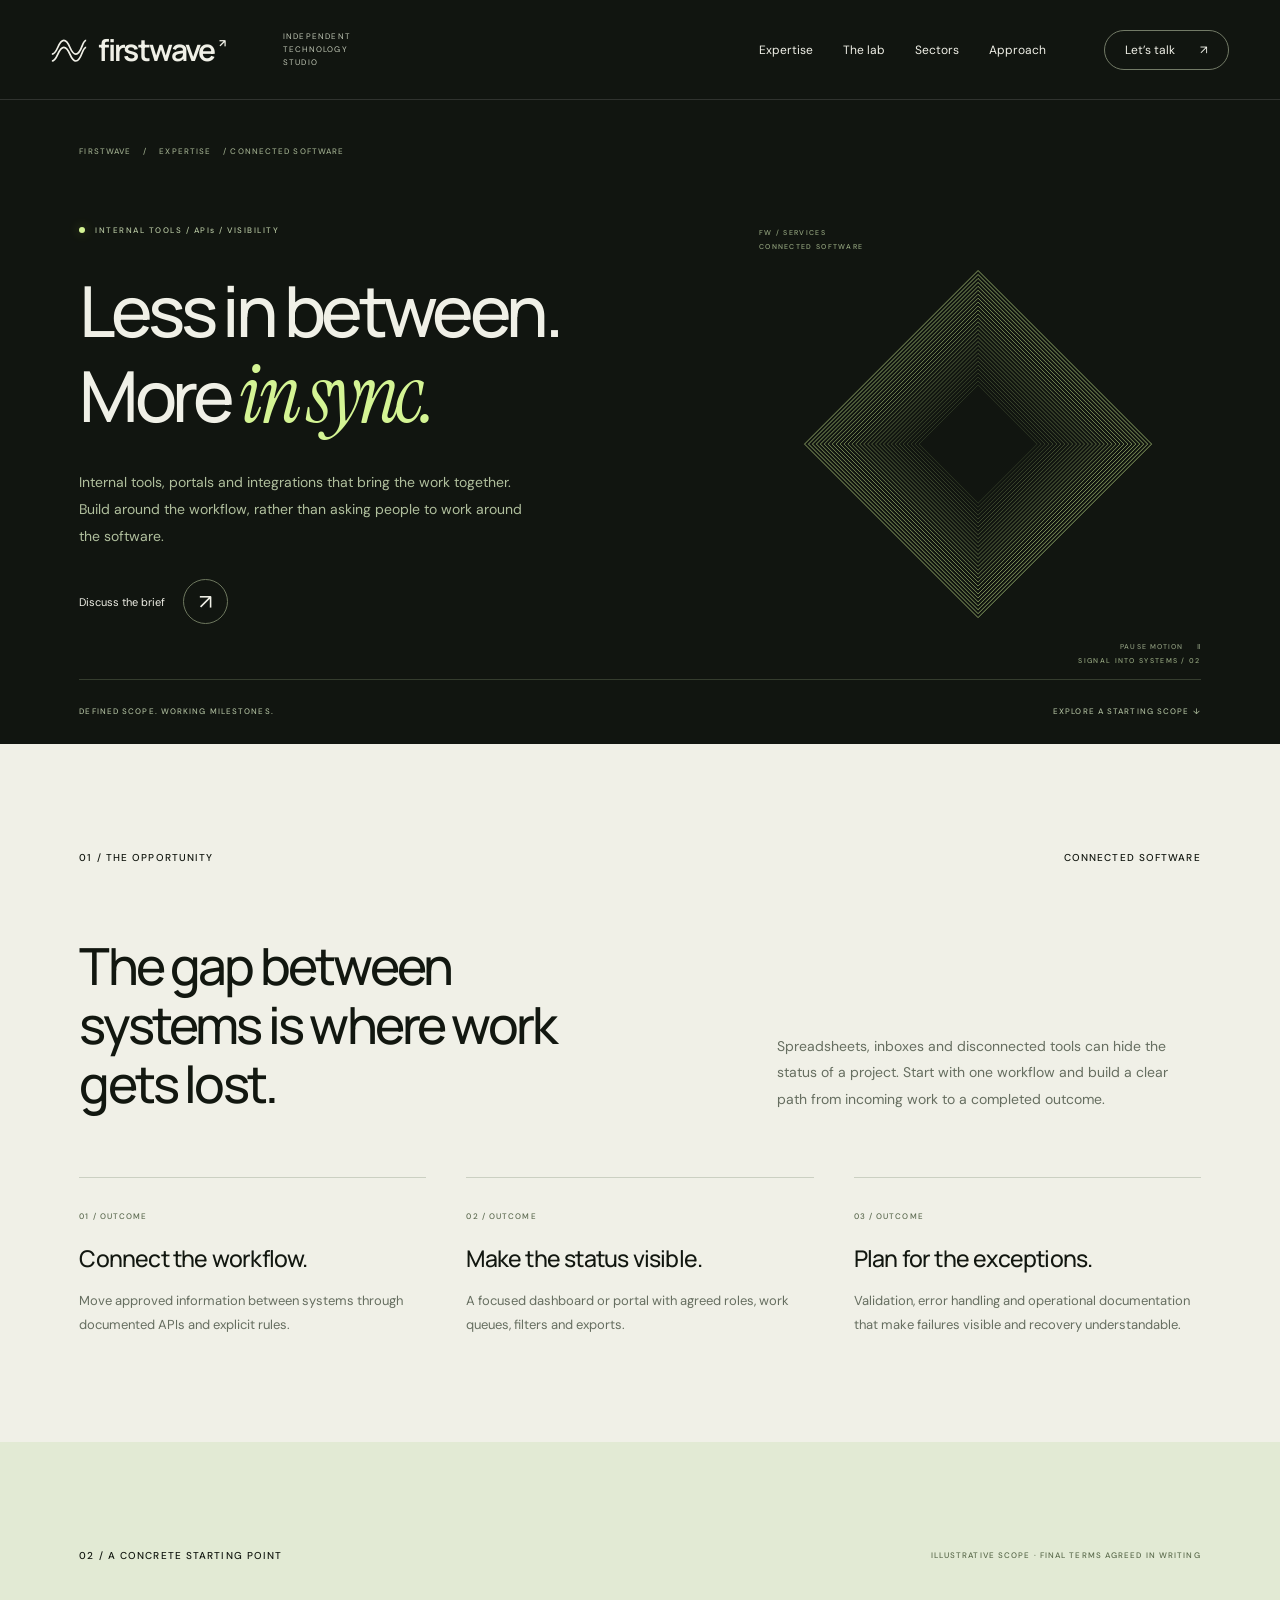
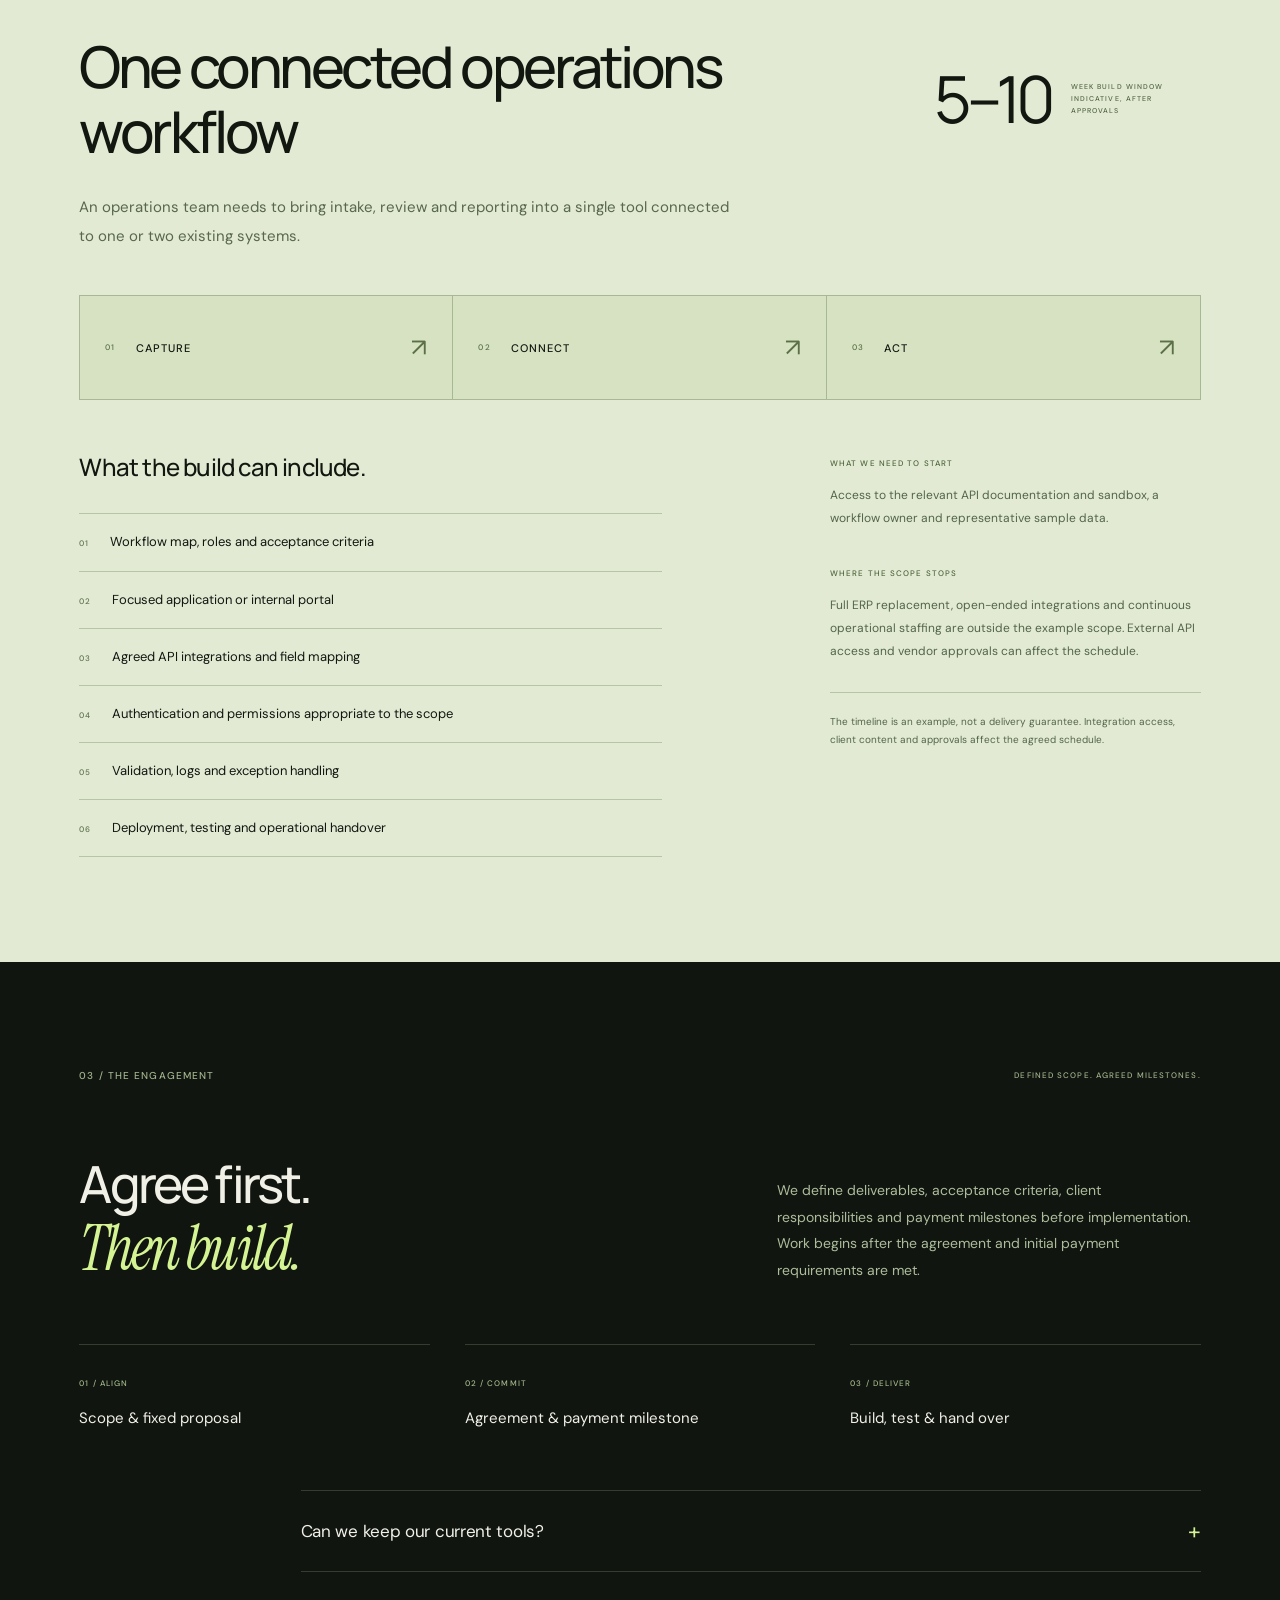
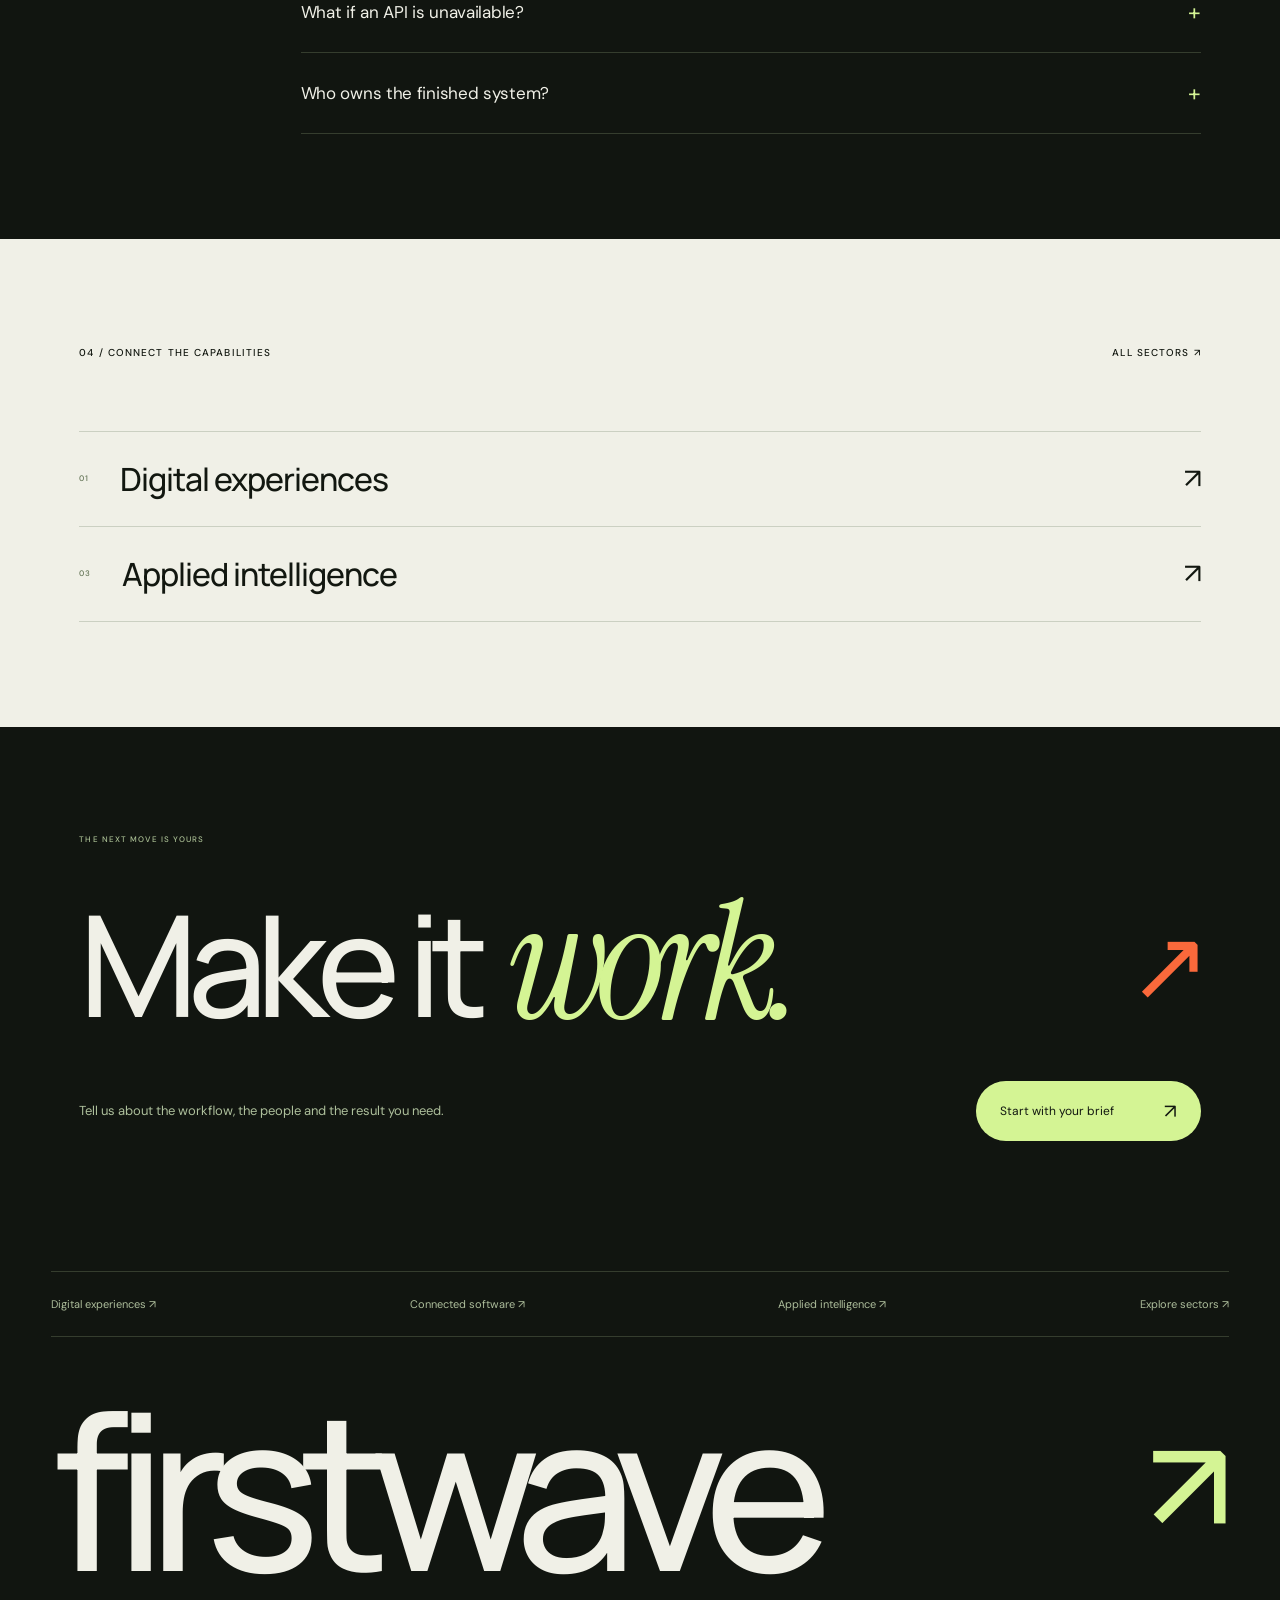
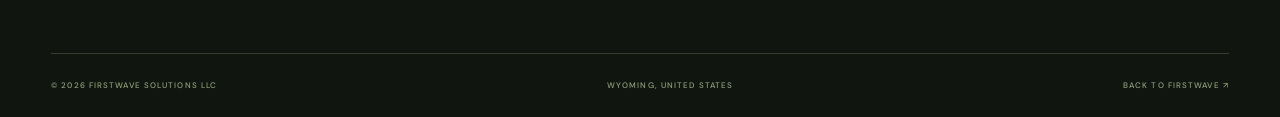
<file: services/software-integrations/index.html>
<!doctype html><html lang="en"><head><meta charset="utf-8"><meta name="viewport" content="width=device-width,initial-scale=1"><title>Connected software — Firstwave</title><meta name="description" content="Internal tools, portals and integrations that bring the work together. Build around the workflow, rather than asking people to work around the software."><meta name="theme-color" content="#111510"><meta property="og:title" content="Connected software — Firstwave"><meta property="og:description" content="Internal tools, portals and integrations that bring the work together. Build around the workflow, rather than asking people to work around the software."><link rel="canonical" href="https://fw1ai.com/services/software-integrations/"><link rel="icon" href="/favicon.svg" type="image/svg+xml"><link rel="preconnect" href="https://fonts.googleapis.com"><link rel="preconnect" href="https://fonts.gstatic.com" crossorigin><link href="https://fonts.googleapis.com/css2?family=DM+Sans:wght@400;450;500;550;600;650;700&family=Instrument+Serif:ital@0;1&family=Manrope:wght@400;450;500;550;600;650;700;800&display=swap" rel="stylesheet"><link rel="stylesheet" href="/styles.css"><link rel="stylesheet" href="/details.css"><script src="/details.js" defer></script></head><body class="detail-page"><a class="skip" href="#main">Skip to content</a><header class="site-header"><a class="wordmark" href="/#home" aria-label="Firstwave home"><svg viewBox="0 0 42 30" aria-hidden="true"><path d="M1 20C8 20 8 4 15 4s7 16 14 16S36 4 41 4M1 28C8 28 8 12 15 12s7 16 14 16 7-16 12-16"/></svg><span>firstwave<span class="brand-period">↗</span></span></a><span class="header-descriptor">INDEPENDENT TECHNOLOGY STUDIO</span><nav aria-label="Main navigation" id="navigation"><a href="/#expertise">Expertise</a><a href="/#lab">The lab</a><a href="/markets/">Sectors</a><a href="/#approach">Approach</a><a href="/#contact" class="header-contact">Let’s talk <span>↗</span></a></nav><button class="menu-toggle" aria-expanded="false" aria-controls="navigation" aria-label="Open navigation"><span></span><span></span></button></header><main id="main">
<section class="detail-hero dark section"><div class="detail-breadcrumb mono"><a href="/">FIRSTWAVE</a><span>/</span><a href="/#expertise">EXPERTISE</a><span>/ CONNECTED SOFTWARE</span></div><div class="detail-hero-grid"><div class="detail-title"><p class="eyebrow"><span class="status-dot"></span> INTERNAL TOOLS / APIs / VISIBILITY</p><h1>Less in between.<br>More <i>in sync.</i></h1><p class="detail-intro">Internal tools, portals and integrations that bring the work together. Build around the workflow, rather than asking people to work around the software.</p><a class="round-link" href="/?project=Business+software+or+integration&amp;interest=Connected+software#contact"><span>Discuss the brief</span><span class="circle-arrow">↗</span></a></div><div class="detail-art art-software"><svg viewBox="0 0 560 520" fill="none" aria-hidden="true"><path d="M280,200L340,260L280,320L220,260Z" style="--delay:0.00s;opacity:0.18"/><path d="M280,196L344,260L280,324L216,260Z" style="--delay:0.05s;opacity:0.20"/><path d="M280,192L348,260L280,328L212,260Z" style="--delay:0.10s;opacity:0.22"/><path d="M280,188L352,260L280,332L208,260Z" style="--delay:0.15s;opacity:0.24"/><path d="M280,184L356,260L280,336L204,260Z" style="--delay:0.20s;opacity:0.26"/><path d="M280,180L360,260L280,340L200,260Z" style="--delay:0.25s;opacity:0.29"/><path d="M280,176L364,260L280,344L196,260Z" style="--delay:0.30s;opacity:0.31"/><path d="M280,172L368,260L280,348L192,260Z" style="--delay:0.35s;opacity:0.33"/><path d="M280,168L372,260L280,352L188,260Z" style="--delay:0.40s;opacity:0.35"/><path d="M280,164L376,260L280,356L184,260Z" style="--delay:0.45s;opacity:0.37"/><path d="M280,160L380,260L280,360L180,260Z" style="--delay:0.50s;opacity:0.39"/><path d="M280,156L384,260L280,364L176,260Z" style="--delay:0.55s;opacity:0.41"/><path d="M280,152L388,260L280,368L172,260Z" style="--delay:0.60s;opacity:0.43"/><path d="M280,148L392,260L280,372L168,260Z" style="--delay:0.65s;opacity:0.45"/><path d="M280,144L396,260L280,376L164,260Z" style="--delay:0.70s;opacity:0.47"/><path d="M280,140L400,260L280,380L160,260Z" style="--delay:0.75s;opacity:0.49"/><path d="M280,136L404,260L280,384L156,260Z" style="--delay:0.80s;opacity:0.52"/><path d="M280,132L408,260L280,388L152,260Z" style="--delay:0.85s;opacity:0.54"/><path d="M280,128L412,260L280,392L148,260Z" style="--delay:0.90s;opacity:0.56"/><path d="M280,124L416,260L280,396L144,260Z" style="--delay:0.95s;opacity:0.58"/><path d="M280,120L420,260L280,400L140,260Z" style="--delay:1.00s;opacity:0.60"/><path d="M280,116L424,260L280,404L136,260Z" style="--delay:1.05s;opacity:0.62"/><path d="M280,112L428,260L280,408L132,260Z" style="--delay:1.10s;opacity:0.64"/><path d="M280,108L432,260L280,412L128,260Z" style="--delay:1.15s;opacity:0.66"/><path d="M280,104L436,260L280,416L124,260Z" style="--delay:1.20s;opacity:0.68"/><path d="M280,100L440,260L280,420L120,260Z" style="--delay:1.25s;opacity:0.71"/><path d="M280,96L444,260L280,424L116,260Z" style="--delay:1.30s;opacity:0.73"/><path d="M280,92L448,260L280,428L112,260Z" style="--delay:1.35s;opacity:0.75"/><path d="M280,88L452,260L280,432L108,260Z" style="--delay:1.40s;opacity:0.77"/><path d="M280,84L456,260L280,436L104,260Z" style="--delay:1.45s;opacity:0.79"/></svg><span class="art-label mono">FW / SERVICES<br>CONNECTED SOFTWARE</span><span class="art-caption mono">SIGNAL INTO SYSTEMS / 02</span></div></div><div class="detail-hero-foot mono"><span>DEFINED SCOPE. WORKING MILESTONES.</span><a href="#scope">EXPLORE A STARTING SCOPE ↓</a></div><button class="motion-toggle mono" aria-pressed="false">Pause motion <span>Ⅱ</span></button></section>
<section class="detail-overview light section"><div class="section-kicker"><span class="mono">01 / THE OPPORTUNITY</span><span class="mono">CONNECTED SOFTWARE</span></div><div class="detail-overview-intro"><h2 class="reveal">The gap between systems is where work gets lost.</h2><p class="reveal">Spreadsheets, inboxes and disconnected tools can hide the status of a project. Start with one workflow and build a clear path from incoming work to a completed outcome.</p></div><div class="detail-outcomes"><article class="reveal"><span class="mono">01 / OUTCOME</span><h3>Connect the workflow.</h3><p>Move approved information between systems through documented APIs and explicit rules.</p></article><article class="reveal"><span class="mono">02 / OUTCOME</span><h3>Make the status visible.</h3><p>A focused dashboard or portal with agreed roles, work queues, filters and exports.</p></article><article class="reveal"><span class="mono">03 / OUTCOME</span><h3>Plan for the exceptions.</h3><p>Validation, error handling and operational documentation that make failures visible and recovery understandable.</p></article></div></section>
<section id="scope" class="detail-scope section"><div class="section-kicker"><span class="mono">02 / A CONCRETE STARTING POINT</span><span class="mono">ILLUSTRATIVE SCOPE · FINAL TERMS AGREED IN WRITING</span></div><div class="scope-heading reveal"><h2>One connected operations workflow</h2><div class="scope-duration"><strong>5–10</strong><span class="mono">WEEK BUILD WINDOW<br>INDICATIVE, AFTER APPROVALS</span></div></div><p class="scope-example reveal">An operations team needs to bring intake, review and reporting into a single tool connected to one or two existing systems.</p><div class="scope-visual reveal" aria-label="Illustrative workflow"><div><span class="mono">01</span><strong>CAPTURE</strong><span class="stage-arrow" aria-hidden="true">↗</span></div><div><span class="mono">02</span><strong>CONNECT</strong><span class="stage-arrow" aria-hidden="true">↗</span></div><div><span class="mono">03</span><strong>ACT</strong><span class="stage-arrow" aria-hidden="true">↗</span></div></div><div class="scope-content"><div><h3>What the build can include.</h3><ul class="deliverable-list"><li><span class="mono">01</span>Workflow map, roles and acceptance criteria</li><li><span class="mono">02</span>Focused application or internal portal</li><li><span class="mono">03</span>Agreed API integrations and field mapping</li><li><span class="mono">04</span>Authentication and permissions appropriate to the scope</li><li><span class="mono">05</span>Validation, logs and exception handling</li><li><span class="mono">06</span>Deployment, testing and operational handover</li></ul></div><aside><span class="mono">WHAT WE NEED TO START</span><p>Access to the relevant API documentation and sandbox, a workflow owner and representative sample data.</p><span class="mono">WHERE THE SCOPE STOPS</span><p>Full ERP replacement, open-ended integrations and continuous operational staffing are outside the example scope. External API access and vendor approvals can affect the schedule.</p><span class="scope-note">The timeline is an example, not a delivery guarantee. Integration access, client content and approvals affect the agreed schedule.</span></aside></div></section>
<section class="detail-engagement dark section"><div class="section-kicker"><span class="mono">03 / THE ENGAGEMENT</span><span class="mono">DEFINED SCOPE. AGREED MILESTONES.</span></div><div class="detail-overview-intro"><h2 class="reveal">Agree first.<br><i>Then build.</i></h2><p class="reveal">We define deliverables, acceptance criteria, client responsibilities and payment milestones before implementation. Work begins after the agreement and initial payment requirements are met.</p></div><div class="engagement-strip"><div><span class="mono">01 / ALIGN</span><p>Scope & fixed proposal</p></div><div><span class="mono">02 / COMMIT</span><p>Agreement & payment milestone</p></div><div><span class="mono">03 / DELIVER</span><p>Build, test & hand over</p></div></div><div class="detail-faq"><details><summary>Can we keep our current tools?<span aria-hidden="true">+</span></summary><p>Often, yes. We investigate the available APIs, export options, permissions and vendor constraints before deciding what can be connected reliably.</p></details><details><summary>What if an API is unavailable?<span aria-hidden="true">+</span></summary><p>We identify that during discovery. An approved import/export workflow may be appropriate, or the integration may need to be excluded or separately scoped.</p></details><details><summary>Who owns the finished system?<span aria-hidden="true">+</span></summary><p>Source access, intellectual property, third-party licenses and handover responsibilities are explicitly agreed in the contract before work begins.</p></details></div></section>
<section class="detail-related light section"><div class="section-kicker"><span class="mono">04 / CONNECT THE CAPABILITIES</span><a class="mono" href="/markets/">ALL SECTORS ↗</a></div><div class="related-links"><a href="/services/websites/"><span class="mono">01</span><span>Digital experiences</span><b>↗</b></a><a href="/services/ai-automation/"><span class="mono">03</span><span>Applied intelligence</span><b>↗</b></a></div></section>
<section class="detail-cta dark section"><p class="eyebrow">THE NEXT MOVE IS YOURS</p><h2 class="reveal">Make it <i>work.</i><span>↗</span></h2><div><p>Tell us about the workflow, the people and the result you need.</p><a class="send-button" href="/?project=Business+software+or+integration&amp;interest=Connected+software#contact">Start with your brief <span>↗</span></a></div></section></main><footer class="dark"><div class="detail-footer-links"><a href="/services/websites/">Digital experiences ↗</a><a href="/services/software-integrations/">Connected software ↗</a><a href="/services/ai-automation/">Applied intelligence ↗</a><a href="/markets/">Explore sectors ↗</a></div><a class="footer-wordmark" href="/" aria-label="Firstwave home">firstwave<span>↗</span></a><div class="footer-bottom mono"><span>© <span id="year">2026</span> FIRSTWAVE SOLUTIONS LLC</span><span>WYOMING, UNITED STATES</span><a href="/">BACK TO FIRSTWAVE ↗</a></div></footer></body></html>
</file>
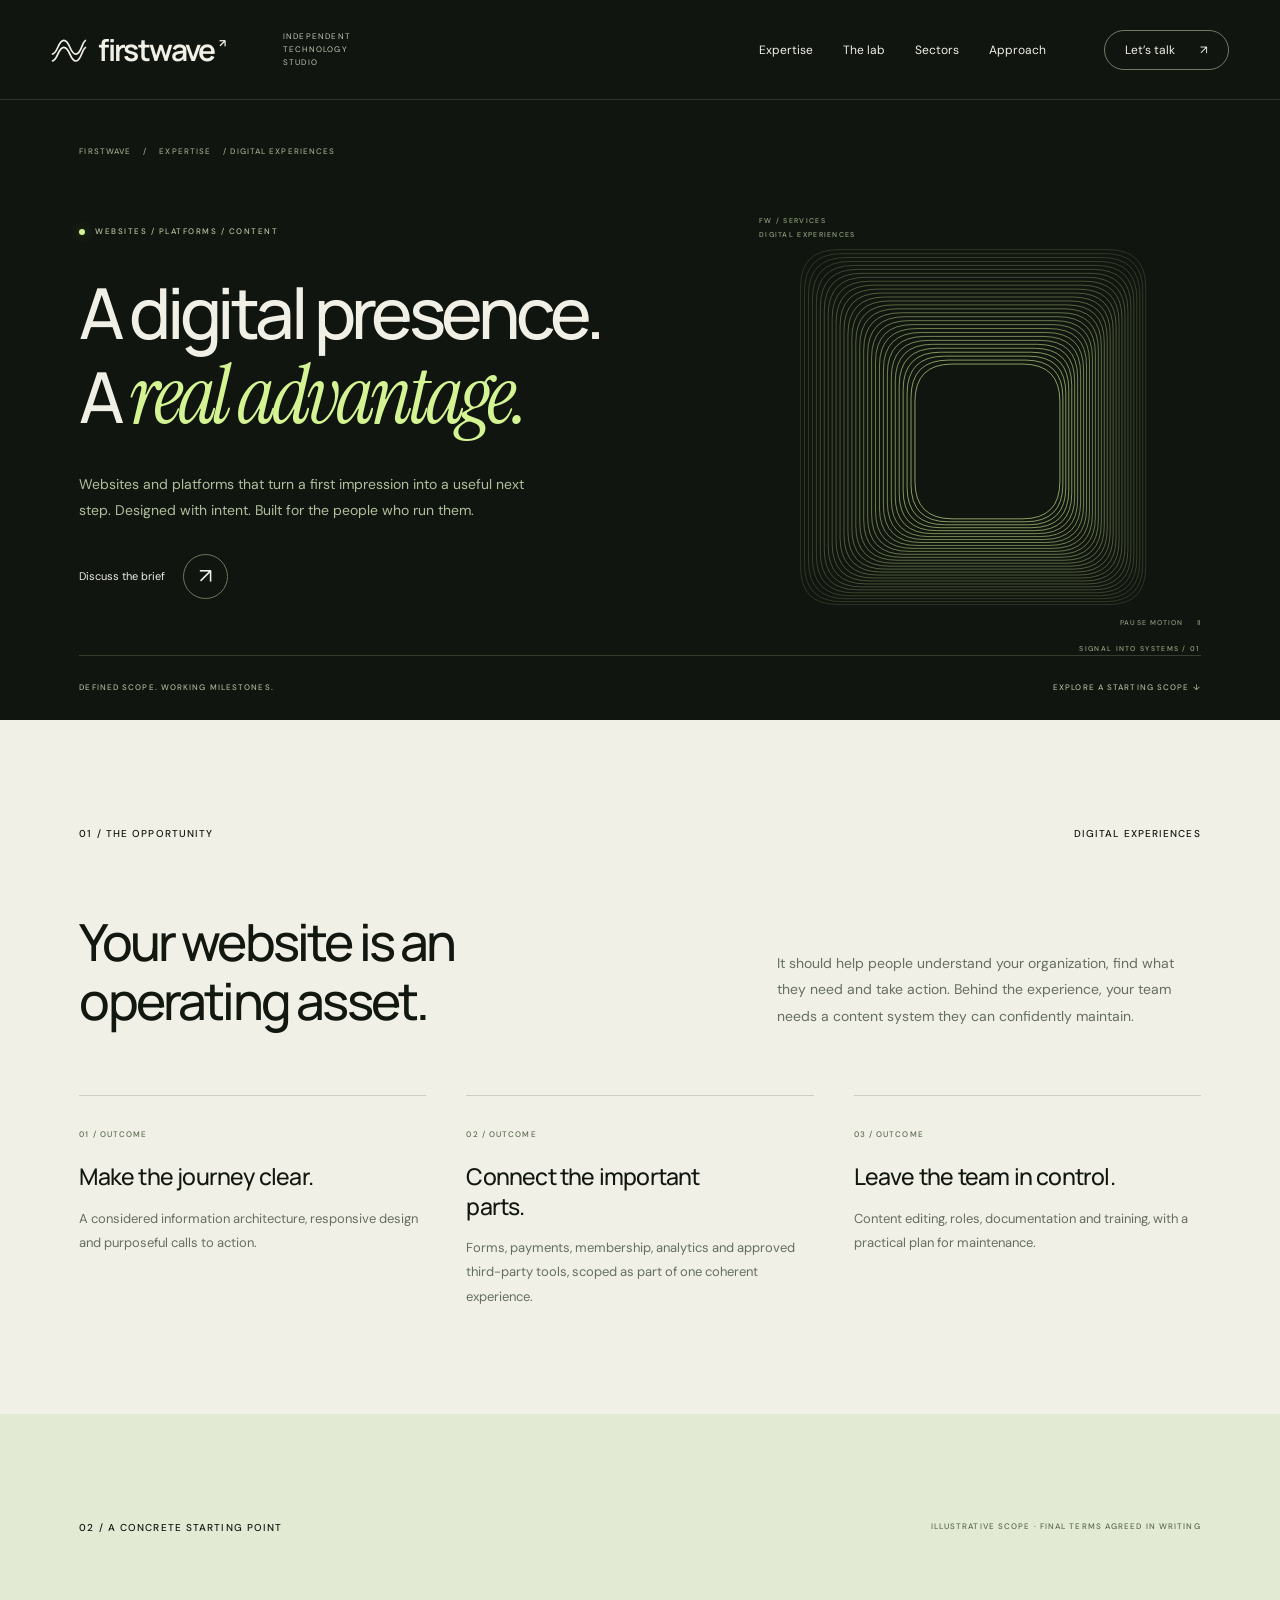
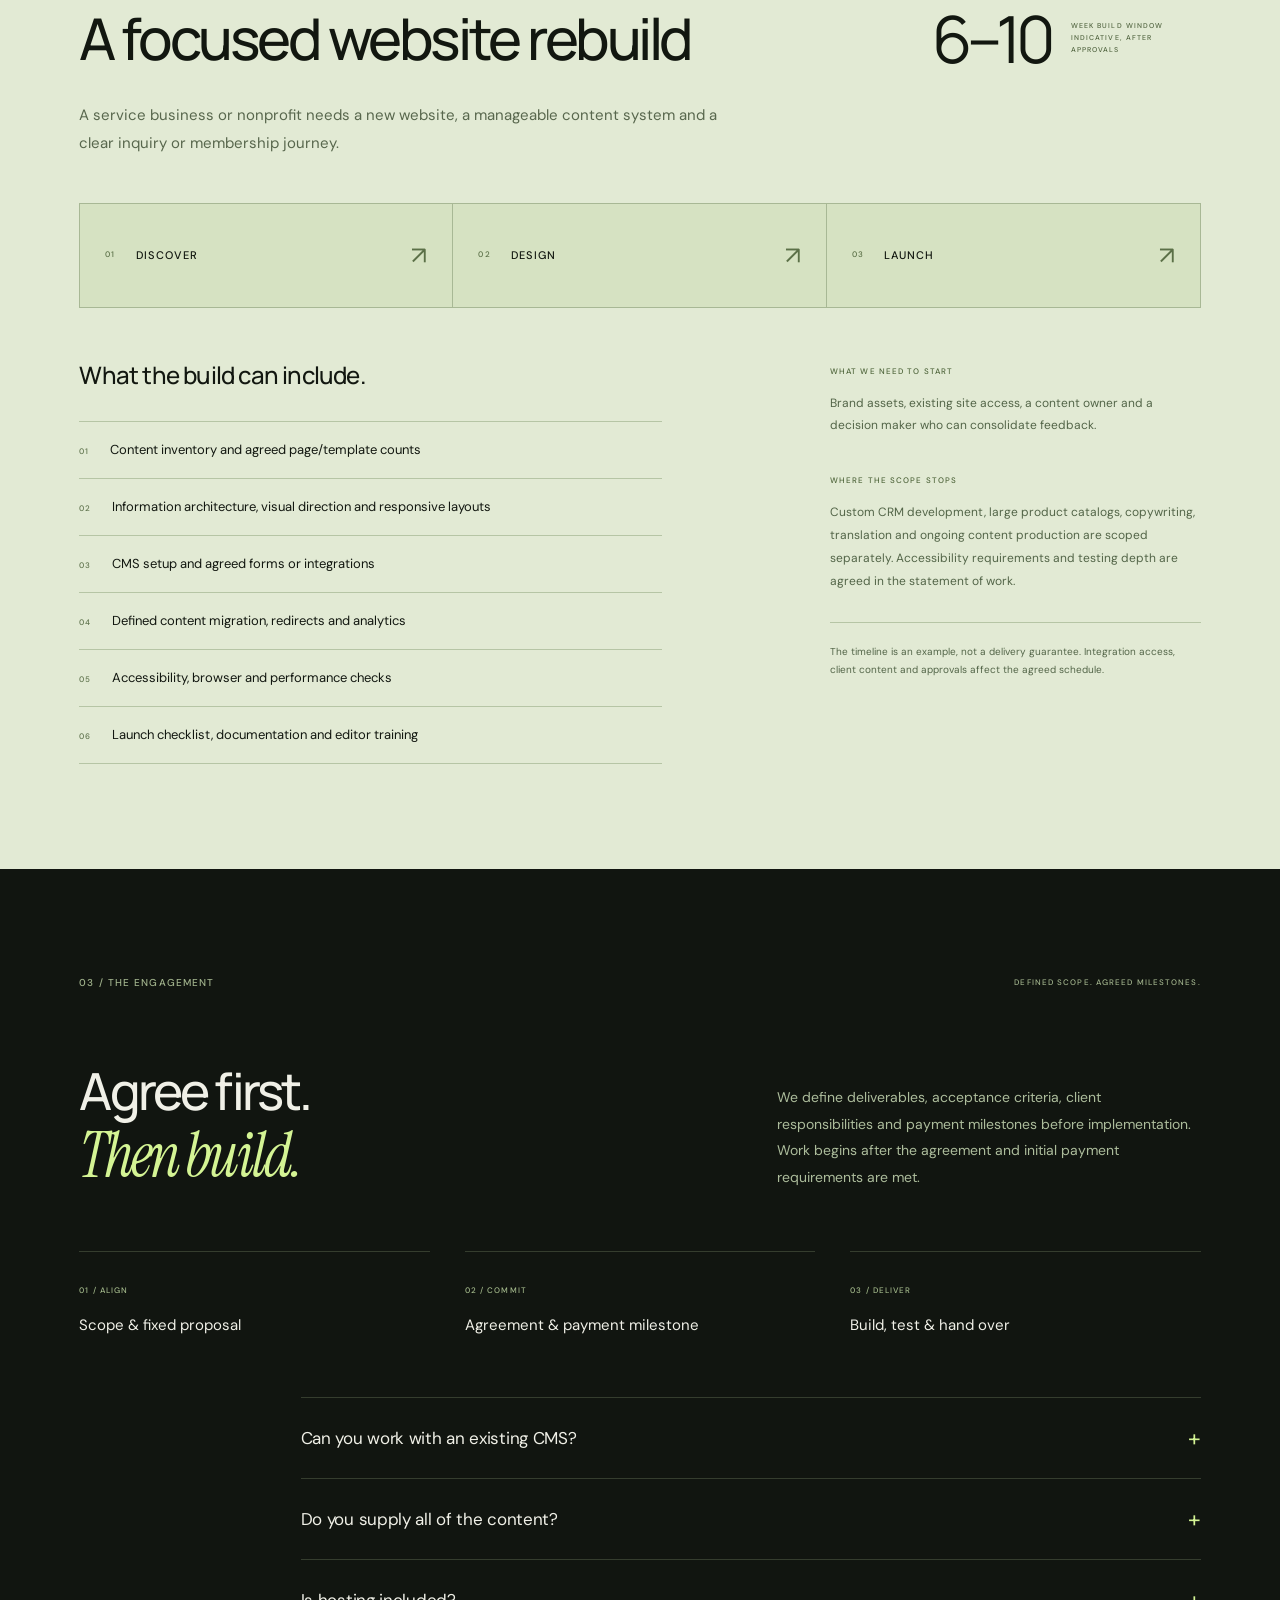
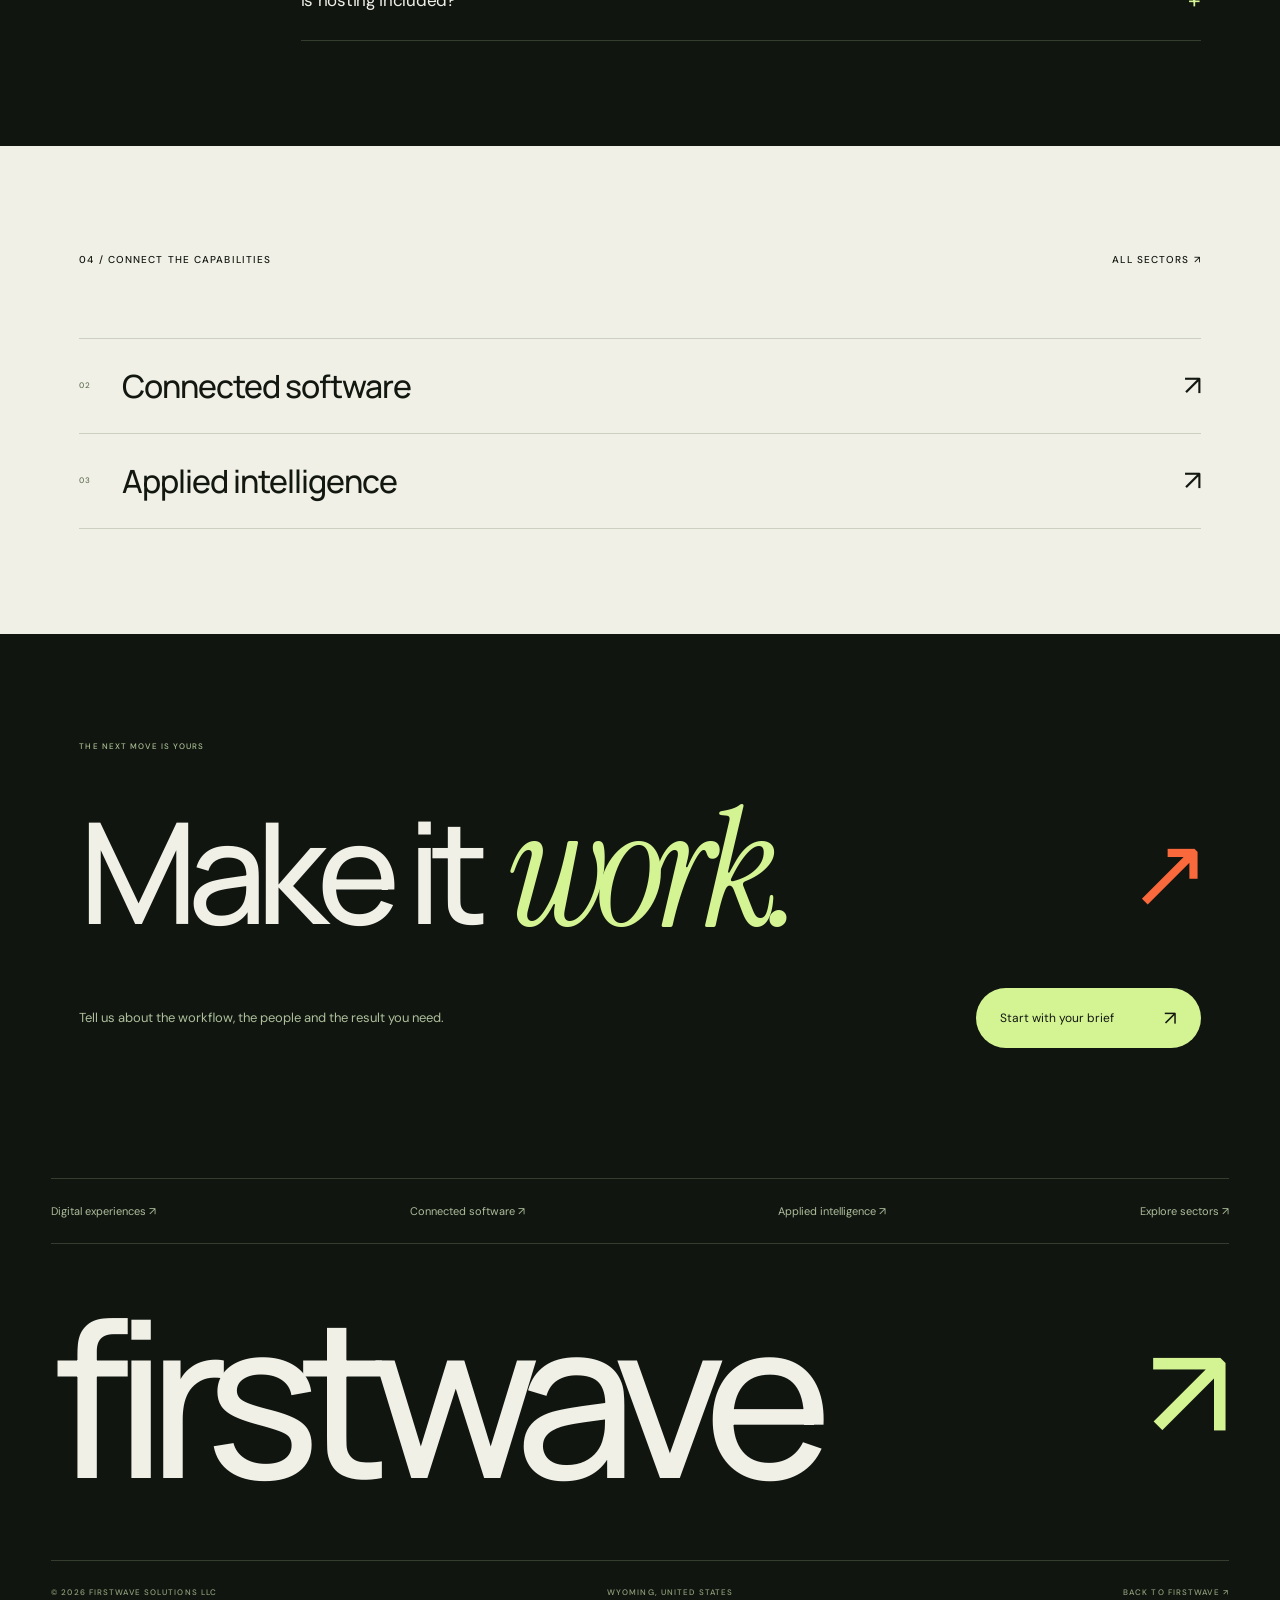
<file: services/websites/index.html>
<!doctype html><html lang="en"><head><meta charset="utf-8"><meta name="viewport" content="width=device-width,initial-scale=1"><title>Digital experiences — Firstwave</title><meta name="description" content="Websites and platforms that turn a first impression into a useful next step. Designed with intent. Built for the people who run them."><meta name="theme-color" content="#111510"><meta property="og:title" content="Digital experiences — Firstwave"><meta property="og:description" content="Websites and platforms that turn a first impression into a useful next step. Designed with intent. Built for the people who run them."><link rel="canonical" href="https://fw1ai.com/services/websites/"><link rel="icon" href="/favicon.svg" type="image/svg+xml"><link rel="preconnect" href="https://fonts.googleapis.com"><link rel="preconnect" href="https://fonts.gstatic.com" crossorigin><link href="https://fonts.googleapis.com/css2?family=DM+Sans:wght@400;450;500;550;600;650;700&family=Instrument+Serif:ital@0;1&family=Manrope:wght@400;450;500;550;600;650;700;800&display=swap" rel="stylesheet"><link rel="stylesheet" href="/styles.css"><link rel="stylesheet" href="/details.css"><script src="/details.js" defer></script></head><body class="detail-page"><a class="skip" href="#main">Skip to content</a><header class="site-header"><a class="wordmark" href="/#home" aria-label="Firstwave home"><svg viewBox="0 0 42 30" aria-hidden="true"><path d="M1 20C8 20 8 4 15 4s7 16 14 16S36 4 41 4M1 28C8 28 8 12 15 12s7 16 14 16 7-16 12-16"/></svg><span>firstwave<span class="brand-period">↗</span></span></a><span class="header-descriptor">INDEPENDENT TECHNOLOGY STUDIO</span><nav aria-label="Main navigation" id="navigation"><a href="/#expertise">Expertise</a><a href="/#lab">The lab</a><a href="/markets/">Sectors</a><a href="/#approach">Approach</a><a href="/#contact" class="header-contact">Let’s talk <span>↗</span></a></nav><button class="menu-toggle" aria-expanded="false" aria-controls="navigation" aria-label="Open navigation"><span></span><span></span></button></header><main id="main">
<section class="detail-hero dark section"><div class="detail-breadcrumb mono"><a href="/">FIRSTWAVE</a><span>/</span><a href="/#expertise">EXPERTISE</a><span>/ DIGITAL EXPERIENCES</span></div><div class="detail-hero-grid"><div class="detail-title"><p class="eyebrow"><span class="status-dot"></span> WEBSITES / PLATFORMS / CONTENT</p><h1>A digital presence.<br>A <i>real advantage.</i></h1><p class="detail-intro">Websites and platforms that turn a first impression into a useful next step. Designed with intent. Built for the people who run them.</p><a class="round-link" href="/?project=Website+or+digital+platform&amp;interest=Digital+experiences#contact"><span>Discuss the brief</span><span class="circle-arrow">↗</span></a></div><div class="detail-art art-experience"><svg viewBox="0 0 560 520" fill="none" aria-hidden="true"><path d="M138,75H412Q450,75 450,113V397Q450,435 412,435H138Q100,435 100,397V113Q100,75 138,75Z" style="--delay:0.00s;opacity:0.18"/><path d="M142,79H409Q447,79 447,117V394Q447,432 409,432H142Q104,432 104,394V117Q104,79 142,79Z" style="--delay:0.05s;opacity:0.20"/><path d="M146,83H406Q444,83 444,121V391Q444,429 406,429H146Q108,429 108,391V121Q108,83 146,83Z" style="--delay:0.10s;opacity:0.22"/><path d="M150,87H403Q441,87 441,125V388Q441,426 403,426H150Q112,426 112,388V125Q112,87 150,87Z" style="--delay:0.15s;opacity:0.24"/><path d="M154,91H400Q438,91 438,129V385Q438,423 400,423H154Q116,423 116,385V129Q116,91 154,91Z" style="--delay:0.20s;opacity:0.26"/><path d="M158,95H397Q435,95 435,133V382Q435,420 397,420H158Q120,420 120,382V133Q120,95 158,95Z" style="--delay:0.25s;opacity:0.29"/><path d="M162,99H394Q432,99 432,137V379Q432,417 394,417H162Q124,417 124,379V137Q124,99 162,99Z" style="--delay:0.30s;opacity:0.31"/><path d="M166,103H391Q429,103 429,141V376Q429,414 391,414H166Q128,414 128,376V141Q128,103 166,103Z" style="--delay:0.35s;opacity:0.33"/><path d="M170,107H388Q426,107 426,145V373Q426,411 388,411H170Q132,411 132,373V145Q132,107 170,107Z" style="--delay:0.40s;opacity:0.35"/><path d="M174,111H385Q423,111 423,149V370Q423,408 385,408H174Q136,408 136,370V149Q136,111 174,111Z" style="--delay:0.45s;opacity:0.37"/><path d="M178,115H382Q420,115 420,153V367Q420,405 382,405H178Q140,405 140,367V153Q140,115 178,115Z" style="--delay:0.50s;opacity:0.39"/><path d="M182,119H379Q417,119 417,157V364Q417,402 379,402H182Q144,402 144,364V157Q144,119 182,119Z" style="--delay:0.55s;opacity:0.41"/><path d="M186,123H376Q414,123 414,161V361Q414,399 376,399H186Q148,399 148,361V161Q148,123 186,123Z" style="--delay:0.60s;opacity:0.43"/><path d="M190,127H373Q411,127 411,165V358Q411,396 373,396H190Q152,396 152,358V165Q152,127 190,127Z" style="--delay:0.65s;opacity:0.45"/><path d="M194,131H370Q408,131 408,169V355Q408,393 370,393H194Q156,393 156,355V169Q156,131 194,131Z" style="--delay:0.70s;opacity:0.47"/><path d="M198,135H367Q405,135 405,173V352Q405,390 367,390H198Q160,390 160,352V173Q160,135 198,135Z" style="--delay:0.75s;opacity:0.49"/><path d="M202,139H364Q402,139 402,177V349Q402,387 364,387H202Q164,387 164,349V177Q164,139 202,139Z" style="--delay:0.80s;opacity:0.52"/><path d="M206,143H361Q399,143 399,181V346Q399,384 361,384H206Q168,384 168,346V181Q168,143 206,143Z" style="--delay:0.85s;opacity:0.54"/><path d="M210,147H358Q396,147 396,185V343Q396,381 358,381H210Q172,381 172,343V185Q172,147 210,147Z" style="--delay:0.90s;opacity:0.56"/><path d="M214,151H355Q393,151 393,189V340Q393,378 355,378H214Q176,378 176,340V189Q176,151 214,151Z" style="--delay:0.95s;opacity:0.58"/><path d="M218,155H352Q390,155 390,193V337Q390,375 352,375H218Q180,375 180,337V193Q180,155 218,155Z" style="--delay:1.00s;opacity:0.60"/><path d="M222,159H349Q387,159 387,197V334Q387,372 349,372H222Q184,372 184,334V197Q184,159 222,159Z" style="--delay:1.05s;opacity:0.62"/><path d="M226,163H346Q384,163 384,201V331Q384,369 346,369H226Q188,369 188,331V201Q188,163 226,163Z" style="--delay:1.10s;opacity:0.64"/><path d="M230,167H343Q381,167 381,205V328Q381,366 343,366H230Q192,366 192,328V205Q192,167 230,167Z" style="--delay:1.15s;opacity:0.66"/><path d="M234,171H340Q378,171 378,209V325Q378,363 340,363H234Q196,363 196,325V209Q196,171 234,171Z" style="--delay:1.20s;opacity:0.68"/><path d="M238,175H337Q375,175 375,213V322Q375,360 337,360H238Q200,360 200,322V213Q200,175 238,175Z" style="--delay:1.25s;opacity:0.71"/><path d="M242,179H334Q372,179 372,217V319Q372,357 334,357H242Q204,357 204,319V217Q204,179 242,179Z" style="--delay:1.30s;opacity:0.73"/><path d="M246,183H331Q369,183 369,221V316Q369,354 331,354H246Q208,354 208,316V221Q208,183 246,183Z" style="--delay:1.35s;opacity:0.75"/><path d="M250,187H328Q366,187 366,225V313Q366,351 328,351H250Q212,351 212,313V225Q212,187 250,187Z" style="--delay:1.40s;opacity:0.77"/><path d="M254,191H325Q363,191 363,229V310Q363,348 325,348H254Q216,348 216,310V229Q216,191 254,191Z" style="--delay:1.45s;opacity:0.79"/></svg><span class="art-label mono">FW / SERVICES<br>DIGITAL EXPERIENCES</span><span class="art-caption mono">SIGNAL INTO SYSTEMS / 01</span></div></div><div class="detail-hero-foot mono"><span>DEFINED SCOPE. WORKING MILESTONES.</span><a href="#scope">EXPLORE A STARTING SCOPE ↓</a></div><button class="motion-toggle mono" aria-pressed="false">Pause motion <span>Ⅱ</span></button></section>
<section class="detail-overview light section"><div class="section-kicker"><span class="mono">01 / THE OPPORTUNITY</span><span class="mono">DIGITAL EXPERIENCES</span></div><div class="detail-overview-intro"><h2 class="reveal">Your website is an operating asset.</h2><p class="reveal">It should help people understand your organization, find what they need and take action. Behind the experience, your team needs a content system they can confidently maintain.</p></div><div class="detail-outcomes"><article class="reveal"><span class="mono">01 / OUTCOME</span><h3>Make the journey clear.</h3><p>A considered information architecture, responsive design and purposeful calls to action.</p></article><article class="reveal"><span class="mono">02 / OUTCOME</span><h3>Connect the important parts.</h3><p>Forms, payments, membership, analytics and approved third-party tools, scoped as part of one coherent experience.</p></article><article class="reveal"><span class="mono">03 / OUTCOME</span><h3>Leave the team in control.</h3><p>Content editing, roles, documentation and training, with a practical plan for maintenance.</p></article></div></section>
<section id="scope" class="detail-scope section"><div class="section-kicker"><span class="mono">02 / A CONCRETE STARTING POINT</span><span class="mono">ILLUSTRATIVE SCOPE · FINAL TERMS AGREED IN WRITING</span></div><div class="scope-heading reveal"><h2>A focused website rebuild</h2><div class="scope-duration"><strong>6–10</strong><span class="mono">WEEK BUILD WINDOW<br>INDICATIVE, AFTER APPROVALS</span></div></div><p class="scope-example reveal">A service business or nonprofit needs a new website, a manageable content system and a clear inquiry or membership journey.</p><div class="scope-visual reveal" aria-label="Illustrative workflow"><div><span class="mono">01</span><strong>DISCOVER</strong><span class="stage-arrow" aria-hidden="true">↗</span></div><div><span class="mono">02</span><strong>DESIGN</strong><span class="stage-arrow" aria-hidden="true">↗</span></div><div><span class="mono">03</span><strong>LAUNCH</strong><span class="stage-arrow" aria-hidden="true">↗</span></div></div><div class="scope-content"><div><h3>What the build can include.</h3><ul class="deliverable-list"><li><span class="mono">01</span>Content inventory and agreed page/template counts</li><li><span class="mono">02</span>Information architecture, visual direction and responsive layouts</li><li><span class="mono">03</span>CMS setup and agreed forms or integrations</li><li><span class="mono">04</span>Defined content migration, redirects and analytics</li><li><span class="mono">05</span>Accessibility, browser and performance checks</li><li><span class="mono">06</span>Launch checklist, documentation and editor training</li></ul></div><aside><span class="mono">WHAT WE NEED TO START</span><p>Brand assets, existing site access, a content owner and a decision maker who can consolidate feedback.</p><span class="mono">WHERE THE SCOPE STOPS</span><p>Custom CRM development, large product catalogs, copywriting, translation and ongoing content production are scoped separately. Accessibility requirements and testing depth are agreed in the statement of work.</p><span class="scope-note">The timeline is an example, not a delivery guarantee. Integration access, client content and approvals affect the agreed schedule.</span></aside></div></section>
<section class="detail-engagement dark section"><div class="section-kicker"><span class="mono">03 / THE ENGAGEMENT</span><span class="mono">DEFINED SCOPE. AGREED MILESTONES.</span></div><div class="detail-overview-intro"><h2 class="reveal">Agree first.<br><i>Then build.</i></h2><p class="reveal">We define deliverables, acceptance criteria, client responsibilities and payment milestones before implementation. Work begins after the agreement and initial payment requirements are met.</p></div><div class="engagement-strip"><div><span class="mono">01 / ALIGN</span><p>Scope & fixed proposal</p></div><div><span class="mono">02 / COMMIT</span><p>Agreement & payment milestone</p></div><div><span class="mono">03 / DELIVER</span><p>Build, test & hand over</p></div></div><div class="detail-faq"><details><summary>Can you work with an existing CMS?<span aria-hidden="true">+</span></summary><p>Yes. We first review the current platform, editing needs and integrations. The recommendation may be to improve it or migrate, depending on the agreed requirements.</p></details><details><summary>Do you supply all of the content?<span aria-hidden="true">+</span></summary><p>Content responsibilities and migration volume are agreed before development. Copywriting, photography and additional content production can be separately scoped.</p></details><details><summary>Is hosting included?<span aria-hidden="true">+</span></summary><p>Hosting, third-party subscriptions and ongoing maintenance are itemized separately so the build cost and recurring costs are clear.</p></details></div></section>
<section class="detail-related light section"><div class="section-kicker"><span class="mono">04 / CONNECT THE CAPABILITIES</span><a class="mono" href="/markets/">ALL SECTORS ↗</a></div><div class="related-links"><a href="/services/software-integrations/"><span class="mono">02</span><span>Connected software</span><b>↗</b></a><a href="/services/ai-automation/"><span class="mono">03</span><span>Applied intelligence</span><b>↗</b></a></div></section>
<section class="detail-cta dark section"><p class="eyebrow">THE NEXT MOVE IS YOURS</p><h2 class="reveal">Make it <i>work.</i><span>↗</span></h2><div><p>Tell us about the workflow, the people and the result you need.</p><a class="send-button" href="/?project=Website+or+digital+platform&amp;interest=Digital+experiences#contact">Start with your brief <span>↗</span></a></div></section></main><footer class="dark"><div class="detail-footer-links"><a href="/services/websites/">Digital experiences ↗</a><a href="/services/software-integrations/">Connected software ↗</a><a href="/services/ai-automation/">Applied intelligence ↗</a><a href="/markets/">Explore sectors ↗</a></div><a class="footer-wordmark" href="/" aria-label="Firstwave home">firstwave<span>↗</span></a><div class="footer-bottom mono"><span>© <span id="year">2026</span> FIRSTWAVE SOLUTIONS LLC</span><span>WYOMING, UNITED STATES</span><a href="/">BACK TO FIRSTWAVE ↗</a></div></footer></body></html>
</file>
<file: styles.css>
:root{--ink:#121710;--dark:#111510;--paper:#f0f0e7;--acid:#d4f494;--orange:#fa693b;--line:#cbd0c2;--muted:#666e60;--dark-line:#353d2e;--max:1680px}*{box-sizing:border-box}html{scroll-behavior:smooth;scroll-padding-top:95px}body{margin:0;color:var(--ink);background:var(--paper);font-family:'DM Sans',sans-serif;-webkit-font-smoothing:antialiased}body.menu-open{overflow:hidden}::selection{background:var(--orange);color:var(--dark)}button,input,textarea,select{font:inherit}a{color:inherit;text-decoration:none}button,a,input,select,textarea{outline-offset:6px}button{cursor:pointer}h1,h2,h3,p{margin-top:0}h1,h2,h3{font-family:'Manrope',sans-serif;font-weight:500}i{font-family:'Instrument Serif',Georgia,serif;font-weight:400}button:disabled{cursor:wait}.mono,.eyebrow{font-size:10px;line-height:1.7;letter-spacing:1.1px;font-weight:500}.dark{background:var(--dark);color:var(--paper)}.light{background:var(--paper)}.section{padding:105px 6.2%;max-width:var(--max);margin:auto}.site-header{height:100px;padding:0 4%;position:absolute;left:0;right:0;top:0;z-index:10;display:flex;align-items:center;gap:35px;color:var(--paper);border-bottom:1px solid #ffffff21;max-width:var(--max);margin:auto}.wordmark{display:flex;align-items:center;gap:11px;font-family:'Manrope',sans-serif;font-size:30px;letter-spacing:-1.6px;font-weight:650}.wordmark svg{width:36px;fill:none;stroke:currentColor;stroke-width:2}.brand-period{font-family:'DM Sans',sans-serif;font-size:11px;letter-spacing:0;vertical-align:top;display:inline-block;margin-top:7px;margin-left:4px}.header-descriptor{font-size:8px;letter-spacing:1.2px;margin-left:22px;max-width:100px;line-height:1.6;color:#c0c7b5}.site-header nav{margin-left:auto;display:flex;align-items:center;gap:30px;font-size:12px}.site-header nav>a{position:relative}.site-header nav>a:after{content:'';position:absolute;left:0;right:0;bottom:-7px;height:1px;background:var(--acid);transform:scaleX(0);transform-origin:left;transition:transform .3s}.site-header nav>a:hover:after{transform:scaleX(1)}.header-contact{margin-left:28px;border:1px solid #727a66;border-radius:99px;padding:11px 20px}.header-contact span{margin-left:22px}.menu-toggle{display:none}.hero{min-height:850px;height:100svh;max-height:1200px;position:relative;overflow:hidden;max-width:var(--max);margin:auto;padding:180px 6.2% 110px}.hero:before{content:'';position:absolute;inset:0;pointer-events:none;z-index:2;opacity:.16;background-image:url("data:image/svg+xml,%3Csvg viewBox='0 0 180 180' xmlns='http://www.w3.org/2000/svg'%3E%3Cfilter id='n'%3E%3CfeTurbulence type='fractalNoise' baseFrequency='.9' numOctaves='3' stitchTiles='stitch'/%3E%3C/filter%3E%3Cpath fill='%23fff' filter='url(%23n)' opacity='.2' d='M0 0h180v180H0z'/%3E%3C/svg%3E")}.hero-content{position:relative;z-index:3;pointer-events:none;max-width:1150px}.hero-content a{pointer-events:auto}.hero-eyebrow{display:flex;align-items:center;gap:10px;margin:30px 0 46px;font-size:9px;color:#cbd4bf}.status-dot{display:inline-block;width:6px;height:6px;border-radius:50%;background:var(--acid);box-shadow:0 0 12px #d4f44655}.hero h1{font-size:clamp(95px,11.3vw,180px);letter-spacing:-.085em;line-height:.99;margin:0 0 43px}.hero-line{display:block;animation:rise-in 1.3s cubic-bezier(.2,.8,.2,1) both}.hero-line:nth-child(2){animation-delay:.14s}.hero h1 i{font-size:1.18em;letter-spacing:-.055em;color:var(--acid);line-height:.8;margin-right:.04em}.hero-period{color:var(--orange)}.hero-bottom-copy{display:flex;align-items:flex-end;gap:85px}.hero-bottom-copy p{font-size:15px;line-height:1.9;color:#b6bfaa;margin:0}.round-link{display:flex;align-items:center;gap:18px;font-size:11px;white-space:nowrap}.circle-arrow{height:45px;width:45px;display:grid;place-items:center;border:1px solid #6d775e;border-radius:50%;font-size:21px;transition:background .3s,color .3s,transform .3s}.round-link:hover .circle-arrow{background:var(--acid);color:var(--dark);transform:rotate(45deg)}.hero-coordinate{position:absolute;right:6.2%;top:145px;color:#8b967b;font-size:8px;z-index:3}.orbital{position:absolute;right:-11%;width:78%;height:100%;top:0;z-index:1}.orbital:after{content:'';position:absolute;inset:0;background:linear-gradient(90deg,var(--dark),transparent 27%,transparent 85%,var(--dark))}#waveCanvas{display:block;width:100%;height:100%}.orbital-cross{position:absolute;font:300 20px 'DM Sans';color:#6c7c54;z-index:2}.cross-one{top:30%;right:22%}.cross-two{bottom:25%;left:20%}.wave-caption{position:absolute;bottom:170px;right:6.2%;z-index:3;font-size:8px;color:#a5b58c;line-height:2}.wave-caption>span:last-child{color:#6c795d}.signal-mark{height:5px;width:5px;display:inline-block;background:var(--orange);margin-right:9px;border-radius:50%}.hero-footer{position:absolute;bottom:0;left:4%;right:4%;height:75px;border-top:1px solid #ffffff26;display:flex;align-items:center;justify-content:space-between;color:#aab49c;font-size:8px;z-index:3}.hero-footer a{color:var(--paper)}.hero-footer a span{margin-left:20px}.motion-toggle{position:absolute;bottom:99px;right:6.2%;z-index:4;background:none;border:0;color:#8e9b7e;padding:6px 0;font-size:8px;text-transform:uppercase}.motion-toggle span{margin-left:10px}.ticker{overflow:hidden;background:var(--acid);padding:18px 0;max-width:var(--max);margin:auto}.ticker-track{display:flex;align-items:center;gap:45px;white-space:nowrap;width:max-content;animation:ticker 45s linear infinite}.ticker span{font:500 17px 'Manrope',sans-serif;letter-spacing:-.4px}.ticker b{font-size:24px;font-weight:400}.section-kicker{display:flex;justify-content:space-between;align-items:center;margin-bottom:70px}.tiny-symbol{font-size:30px}.manifesto{padding-top:65px;padding-bottom:35px}.manifesto-main{display:grid;grid-template-columns:1.45fr .65fr;gap:12%;align-items:end}.manifesto h2{font-size:clamp(54px,6vw,96px);line-height:1.1;letter-spacing:-.065em;margin-bottom:15px}.manifesto h2 i{font-size:1.18em}.manifesto-aside p{font-size:14px;line-height:1.8;color:#5f6959}.manifesto-aside p:first-of-type{font-size:19px;line-height:1.5;color:var(--ink);letter-spacing:-.4px}.small-wave{width:110px;margin-bottom:25px}.small-wave svg{fill:none;stroke:#63794d;stroke-width:1.3}.underline-link{display:inline-flex;gap:40px;justify-content:space-between;padding:10px 0;border-bottom:1px solid #8d9b7b;font-size:12px;transition:gap .3s}.underline-link:hover{gap:55px}.manifesto-foot{display:flex;justify-content:space-between;padding-top:35px;margin-top:75px;border-top:1px solid var(--line);font-size:8px;color:#738066}.expertise{padding-top:65px}.expertise .muted{color:#8e9b7c;font-size:8px}.expertise-heading{display:flex;justify-content:space-between;align-items:end;margin-bottom:70px}.expertise h2{font-size:clamp(65px,8vw,125px);letter-spacing:-.065em;line-height:1;margin:0}.expertise h2 i{color:var(--acid);font-size:1.23em}.expertise-heading p{font-size:13px;line-height:1.8;color:#aab79b;max-width:370px;margin:0 4% 8px 0}.service{display:grid;grid-template-columns:60px 1fr 120px;gap:30px;border-top:1px solid var(--dark-line);padding:35px 0 40px;position:relative;transition:padding .4s,background .4s}.service:last-child{border-bottom:1px solid var(--dark-line)}.service-index{color:#91a079;margin-top:15px}.service h3{font-size:clamp(28px,3.2vw,47px);letter-spacing:-1.8px;margin-bottom:25px;display:flex;align-items:center;gap:24px}.service h3>span{font-size:24px;color:var(--acid);opacity:0;transform:translate(-10px,10px);transition:opacity .3s,transform .3s}.service:hover h3>span{opacity:1;transform:translate(0,0)}.service-details{display:grid;grid-template-columns:1.1fr 1fr;gap:55px}.service-details p{font-size:13px;line-height:1.8;color:#a9b69a;max-width:390px;margin:0}.service ul{list-style:none;padding:0;margin:0;color:#c4d0b8;font-size:8px;line-height:2.2}.service li:before{content:'↗';margin-right:10px;color:#798f62}.service-glyph{height:100px;width:100px;position:relative;align-self:center;transition:transform .6s}.service:hover .service-glyph{transform:rotate(-9deg)}.service-glyph span{position:absolute;border:1px solid #a1b57d}.glyph-web span{height:65px;width:80px;left:10px;top:15px;transform:skewY(-15deg)}.glyph-web span:nth-child(2){top:25px;left:5px;border-color:#708457}.glyph-web span:nth-child(3){top:35px;left:0;border-color:#425834}.glyph-connected span{width:49px;height:49px;border-radius:50%;top:8px;left:25px}.glyph-connected span:nth-child(2){top:40px;left:5px}.glyph-connected span:nth-child(3){top:40px;left:45px}.glyph-ai span{height:75px;width:75px;top:12px;left:12px;transform:rotate(45deg);border-radius:16px}.glyph-ai span:nth-child(2){transform:rotate(75deg);border-color:#6c8354}.glyph-ai span:nth-child(3){transform:rotate(105deg);border-color:#405b30}.lab{padding-top:65px}.lab-heading{display:flex;justify-content:space-between;align-items:end;gap:30px;margin-bottom:50px}.lab h2{font-size:clamp(42px,4.5vw,70px);line-height:1.13;letter-spacing:-.06em;margin:0}.lab h2 i{font-size:1.22em}.lab-heading p{font-size:12px;line-height:1.8;color:var(--muted);margin:0 0 8px}.lab-console{border:1px solid #bfc7b3;background:#e7e9df}.lab-tabs{display:grid;grid-template-columns:1fr 1fr 1fr}.lab-tabs button{display:flex;align-items:center;gap:15px;padding:24px 25px;text-align:left;background:none;border:0;border-right:1px solid #bfc7b3;color:#77816c;font-size:13px;transition:background .3s,color .3s}.lab-tabs button:last-child{border-right:0}.lab-tabs button>span:last-child{margin-left:auto;font-size:18px}.lab-tabs button .mono{font-size:8px}.lab-tabs button[aria-selected=true]{color:var(--paper);background:var(--ink)}.demo-stage{background:#1b2217;color:var(--paper);min-height:395px;padding:28px 35px 0}.demo-toolbar{display:flex;justify-content:space-between;font-size:8px;color:#879b70;border-bottom:1px solid #3b4830;padding-bottom:20px}.demo-toolbar .status-dot{width:5px;height:5px;margin-right:8px}.pipeline{display:flex;align-items:center;justify-content:space-between;padding:40px 0 30px;gap:0}.pipeline-node{border:1px solid #49553a;position:relative;padding:22px;min-height:155px;flex:1;background:#242c1e;transition:background .35s,border-color .35s,transform .35s}.pipeline-node>.mono{display:block;font-size:7px;color:#a6b68d;margin:18px 0 7px}.pipeline-node strong{display:block;font-size:14px;font-weight:500;margin-bottom:8px}.pipeline-node small{font-size:10px;color:#99aa83}.node-icon{font-size:26px;line-height:1;color:var(--acid)}.final-node{background:#2d3a22;border-color:#708752}.connector{width:65px;height:1px;background:#52643e;display:flex;align-items:center;justify-content:space-evenly;flex-shrink:0}.connector span{width:3px;height:3px;background:var(--acid);border-radius:50%;opacity:.5}.pipeline-node.active{background:#394a27;border-color:var(--acid);transform:translateY(-4px)}.pipeline.running .connector span{animation:signal .7s infinite}.pipeline.running .connector span:nth-child(2){animation-delay:.15s}.pipeline.running .connector span:nth-child(3){animation-delay:.3s}.pipeline-output{border-top:1px solid #3b4830;padding:22px 0;display:flex;gap:25px;align-items:center}.pipeline-output>.mono{font-size:7px;color:#8ea474;max-width:60px}#flowOutput{font-size:11px;line-height:1.6;color:#b8c7a6;max-width:430px}.demo-button{margin-left:auto;border:1px solid #91a776;background:transparent;color:var(--acid);padding:12px 17px;font-size:10px;white-space:nowrap}.demo-button span{margin-left:24px;font-size:15px}.demo-button:hover{background:var(--acid);color:var(--ink)}.lab-caption{display:flex;justify-content:space-between;padding-top:20px;font-size:8px;color:#758168}.dashboard-demo{padding:25px 0}.dashboard-title{display:flex;justify-content:space-between;align-items:center}.dashboard-title .mono{font-size:7px;color:#a6b88c}.dashboard-title h3{font-size:25px;margin:8px 0 0;letter-spacing:-1px}.dashboard-title label{display:flex;gap:10px;align-items:center}.dashboard-title select{font-size:9px;padding:8px;background:#293520;color:#d5e5c0;border:1px solid #536544}.dashboard-metrics{display:grid;grid-template-columns:1fr 1fr 1.3fr;gap:35px;margin-top:35px}.dashboard-metrics>div:not(.chart-box){border-right:1px solid #3b4830}.dashboard-metrics .mono{font-size:7px;color:#a1b987;display:block}.dashboard-metrics strong{font:400 60px 'Manrope',sans-serif;letter-spacing:-4px;display:block;line-height:1.2;color:var(--acid)}.dashboard-metrics small{font-size:9px;color:#9ead8c}.demo-chart{height:90px;display:flex;gap:12px;align-items:end;margin-bottom:12px}.demo-chart i{height:var(--bar);flex:1;background:#9ebc78;transition:height .7s cubic-bezier(.2,.8,.2,1)}.demo-chart i:nth-child(even){background:#657f4b}.demo-foot{display:flex;justify-content:space-between;border-top:1px solid #3b4830;padding:20px 0;color:#9eaf8b;font-size:7px}.knowledge-demo{display:grid;grid-template-columns:1fr 1fr;gap:50px;padding:35px 0}.knowledge-demo .mono{font-size:7px;color:#9db582}.knowledge-demo h3{font-size:26px;letter-spacing:-1px;line-height:1.3;margin:12px 0}.knowledge-demo p{font-size:11px;line-height:1.8;color:#adbf9b;max-width:360px}.question-buttons{display:flex;flex-wrap:wrap;gap:8px;margin-top:20px}.question-buttons button{background:#303d25;color:#d1e5b4;font-size:9px;border:1px solid #526743;padding:9px 12px}.question-buttons button[aria-pressed=true]{background:var(--acid);color:var(--ink)}.answer-box{border:1px solid #526743;background:#252e1e;padding:26px;display:flex;flex-direction:column;justify-content:space-between}.answer-box p{font-size:14px;color:var(--paper);margin:20px 0}.answer-box .source-label{font-size:6px}.approach{background:var(--acid);padding-top:65px}.approach-heading{display:flex;justify-content:space-between;align-items:end;gap:50px;margin-bottom:60px}.approach h2{font-size:clamp(43px,5vw,80px);line-height:1.1;letter-spacing:-.06em;margin:0}.approach h2 i{font-size:1.16em}.approach-heading p{max-width:265px;font-size:13px;line-height:1.8;margin:0 15px 0 0;color:#4b5e35}.process-grid{display:grid;grid-template-columns:repeat(3,1fr);gap:45px}.process-step{border-top:1px solid #91ad61;padding-top:25px}.step-number{font:400 95px 'Manrope',sans-serif;letter-spacing:-8px;line-height:1;display:flex;align-items:center;justify-content:space-between;margin-bottom:35px}.step-number span{font:400 28px 'DM Sans',sans-serif;letter-spacing:0}.process-step>.mono{font-size:8px;color:#506638}.process-step h3{font-size:24px;letter-spacing:-1px;margin:13px 0}.process-step p{font-size:12px;line-height:1.9;color:#4b5e35;max-width:310px}.studio{padding-top:65px}.studio-main{display:grid;grid-template-columns:.65fr 1fr;gap:15%;align-items:center}.studio-stamp{width:230px;margin:auto}.studio-stamp svg{width:100%;animation:stamp-turn 80s linear infinite;fill:none}.studio-stamp text{font:500 10px 'DM Sans',sans-serif;fill:var(--ink);letter-spacing:2px}.stamp-wave{stroke:var(--ink);stroke-width:2}.studio h2{font-size:clamp(40px,4vw,64px);line-height:1.15;letter-spacing:-.055em}.studio h2 i{font-size:1.15em}.studio-main p{font-size:14px;line-height:1.9;color:var(--muted);max-width:560px}.contact{padding-top:65px;padding-bottom:80px}.contact .section-kicker{color:#a2b18e}.contact-heading h2{font-size:clamp(85px,12vw,185px);line-height:1;letter-spacing:-.075em;display:flex;gap:.19em;align-items:center;margin-bottom:30px}.contact-heading h2 i{color:var(--acid);font-size:1.15em}.contact-heading h2>span{font-family:'DM Sans',sans-serif;color:var(--orange);margin-left:auto;font-weight:400;font-size:.8em}.contact-heading>p{font-size:14px;line-height:1.8;color:#a6b396}.contact-body{display:grid;grid-template-columns:.65fr 1fr;gap:15%;margin-top:65px}.contact-note>.mono{font-size:8px;color:#81946c}.contact-note p{font:400 32px/1.4 'Manrope',sans-serif;letter-spacing:-1.1px;margin:25px 0;color:#d7dfcb}.contact-note small{font-size:11px;line-height:1.8;color:#8d9c7c;max-width:220px;display:block}.contact-note .underline-link{display:flex;max-width:210px;margin-top:30px;color:#c6d8af;border-color:#576b43}.form-row{display:grid;grid-template-columns:1fr 1fr;gap:28px}form label{display:block;margin-bottom:25px;font-size:10px;color:#b3c59b}input,textarea,select{width:100%;border:0;border-bottom:1px solid #4d5e3c;background:transparent;color:var(--paper);font-size:12px;padding:13px 0;border-radius:0;line-height:1.7}input:focus,textarea:focus,select:focus{border-color:var(--acid)}select option{background:var(--dark);color:var(--paper)}input::placeholder,textarea::placeholder{color:#738467}textarea{resize:vertical}.form-bottom{display:flex;gap:25px;align-items:center;justify-content:space-between}.form-bottom p{font-size:9px;color:#80916d;line-height:1.8;margin:0}.send-button{display:flex;gap:50px;align-items:center;border:0;border-radius:99px;background:var(--acid);color:var(--ink);padding:17px 24px;font-size:12px;transition:background .3s,transform .3s}.send-button span{font-size:20px}.send-button:hover{background:var(--orange);transform:translateY(-2px)}.honey{display:none}#formStatus{font-size:12px;line-height:1.7;color:var(--acid);margin-top:20px}footer{padding:25px 4% 0;max-width:var(--max);margin:auto;overflow:hidden}.footer-wordmark{display:flex;align-items:center;justify-content:space-between;font:500 clamp(80px,17vw,270px)/1.2 'Manrope',sans-serif;letter-spacing:-.09em;border-top:1px solid var(--dark-line);padding:20px 0 35px}.footer-wordmark>span{color:var(--acid);font-family:'DM Sans',sans-serif;font-size:.6em;letter-spacing:0}.footer-bottom{display:flex;justify-content:space-between;gap:20px;font-size:8px;padding:25px 0;border-top:1px solid var(--dark-line);color:#91a17c}.skip{position:absolute;left:10px;top:-100px;background:var(--acid);color:var(--ink);padding:14px;z-index:20}.skip:focus{top:10px}.js .reveal{opacity:0;transform:translateY(35px);transition:opacity .9s cubic-bezier(.2,.8,.2,1),transform .9s cubic-bezier(.2,.8,.2,1)}.js .reveal.visible{opacity:1;transform:translateY(0)}.motion-paused *, .motion-paused *:before,.motion-paused *:after{animation-play-state:paused!important}.motion-paused .reveal{opacity:1;transform:none;transition:none}.demo-panel[hidden]{display:none!important}@keyframes rise-in{from{opacity:0;transform:translateY(55px)}to{opacity:1;transform:translateY(0)}}@keyframes ticker{to{transform:translateX(-50%)}}@keyframes stamp-turn{to{transform:rotate(360deg)}}@keyframes signal{0%,100%{opacity:.2;transform:translateX(-5px)}50%{opacity:1;transform:translateX(5px)}}@media(min-width:1680px){body{max-width:1680px;margin:auto}.hero h1{font-size:180px}.contact-heading h2{font-size:185px}.footer-wordmark{font-size:270px}}@media(max-width:1100px){.header-descriptor{display:none}.hero{min-height:760px;padding-top:160px}.hero h1{font-size:12vw}.hero-bottom-copy{gap:40px}.hero-eyebrow{margin-bottom:50px}.orbital{right:-20%;width:90%}.section{padding:80px 5%}.manifesto-main{gap:7%;grid-template-columns:1.2fr .8fr}.manifesto h2{font-size:6.3vw}.service{grid-template-columns:35px 1fr 80px;gap:20px}.service-glyph{transform:scale(.8);transform-origin:right}.service-details{gap:25px}.lab-tabs button{padding:21px 18px}.demo-stage{padding:25px 22px 0}.pipeline-node{padding:18px 13px}.pipeline-node strong{font-size:12px}.connector{width:35px}.pipeline-output{gap:15px}.pipeline-output>.mono{display:none}.process-grid{gap:30px}.studio-main,.contact-body{gap:10%;grid-template-columns:.7fr 1fr}.form-bottom{flex-wrap:wrap}.send-button{margin-left:auto}.knowledge-demo{gap:25px}}@media(max-width:760px){html{scroll-padding-top:20px}.site-header{height:82px;padding:0 6%;position:absolute}.wordmark{font-size:27px}.wordmark svg{width:32px}.site-header nav{display:none;position:fixed;inset:81px 0 0;background:var(--dark);padding:50px 7%;flex-direction:column;align-items:start;gap:30px;font-family:'Manrope',sans-serif;font-size:32px;letter-spacing:-1px}.site-header nav.open{display:flex}.header-contact{margin:20px 0 0;padding:12px 22px;font-size:20px}.menu-toggle{margin-left:auto;display:flex;flex-direction:column;justify-content:center;gap:6px;background:none;border:1px solid #5c6850;border-radius:50%;height:41px;width:41px;padding:11px}.menu-toggle span{width:100%;height:1px;background:var(--paper);transition:transform .3s}.menu-toggle[aria-expanded=true] span:first-child{transform:translateY(3.5px) rotate(45deg)}.menu-toggle[aria-expanded=true] span:last-child{transform:translateY(-3.5px) rotate(-45deg)}.hero{height:900px;min-height:0;max-height:none;padding:155px 6% 110px}.hero-coordinate{top:115px;right:6%;font-size:6px}.hero-eyebrow{font-size:7px;letter-spacing:1px;margin:0 0 35px}.hero h1{font-size:clamp(68px,13.8vw,105px);letter-spacing:-.075em;margin-bottom:28px;line-height:1.06}.hero h1 i{font-size:1.2em}.hero-bottom-copy{display:block}.hero-bottom-copy p{font-size:12px;line-height:1.85}.round-link{display:inline-flex;margin-top:23px;font-size:10px;gap:15px}.circle-arrow{height:37px;width:37px;font-size:17px}.orbital{width:145%;height:60%;top:36%;right:-29%}.orbital:after{background:linear-gradient(180deg,var(--dark),transparent 30%,transparent 80%,var(--dark))}.cross-one{right:25%;top:22%}.cross-two{bottom:30%;left:23%}.wave-caption{bottom:140px;font-size:6px;right:6%}.hero-footer{height:65px;left:6%;right:6%;font-size:6px;gap:20px}.hero-footer>span:nth-child(2){display:none}.hero-footer a span{margin-left:9px}.motion-toggle{font-size:6px;bottom:88px;right:6%}.ticker{padding:13px 0}.ticker-track{gap:25px}.ticker span{font-size:12px}.ticker b{font-size:19px}.section{padding:60px 6%}.section-kicker{margin-bottom:40px;gap:25px}.section-kicker>.mono{font-size:7px;letter-spacing:.8px}.section-kicker>.mono:last-child{text-align:right}.tiny-symbol{font-size:24px}.manifesto-main{grid-template-columns:1fr;gap:30px}.manifesto h2{font-size:clamp(43px,10.5vw,75px);letter-spacing:-.06em}.manifesto-aside{padding-left:17%;max-width:500px}.small-wave{width:80px;margin-bottom:15px}.manifesto-aside p:first-of-type{font-size:18px}.manifesto-aside p{font-size:12px}.underline-link{font-size:11px}.manifesto-foot{margin-top:40px;padding-top:25px;gap:30px;font-size:6px;line-height:1.8}.expertise-heading{display:block;margin-bottom:35px}.expertise h2{font-size:68px;margin-bottom:25px}.expertise-heading p{font-size:12px;margin:0}.service{grid-template-columns:20px 1fr;gap:15px;padding:30px 0}.service-index{font-size:8px;margin-top:10px}.service h3{font-size:clamp(25px,6vw,38px);letter-spacing:-1px;gap:12px;margin-bottom:20px}.service h3>span{opacity:1;transform:none;font-size:19px}.service-details{grid-template-columns:1fr;gap:18px}.service-details p{font-size:12px}.service ul{font-size:7px}.service-glyph{display:none}.expertise .muted{font-size:6px;max-width:140px}.lab-heading{display:block;margin-bottom:30px}.lab h2{font-size:clamp(36px,8.2vw,60px);letter-spacing:-.055em}.lab-heading p{font-size:11px;margin:25px 0 0}.lab-tabs button{display:flex;flex-direction:column;align-items:start;gap:6px;padding:15px 10px;font-size:10px;line-height:1.4}.lab-tabs button .mono{font-size:6px}.lab-tabs button>span:last-child{display:none}.demo-stage{padding:18px 17px 0;min-height:590px}.demo-toolbar{font-size:6px;gap:15px;padding-bottom:15px}.demo-toolbar>span:last-child{font-size:5px;text-align:right}.pipeline{flex-direction:column;padding:25px 0 20px}.pipeline-node{width:100%;min-height:0;padding:13px 15px;display:grid;grid-template-columns:30px 1fr;gap:4px 12px}.node-icon{grid-row:1/4;align-self:center;font-size:25px}.pipeline-node>.mono{margin:0;font-size:6px}.pipeline-node strong{font-size:12px;margin:0}.pipeline-node small{font-size:9px}.connector{height:24px;width:1px;flex-direction:column}.connector span{width:2px;height:2px}.pipeline-output{flex-wrap:wrap;padding:17px 0;gap:15px}.pipeline-output>.mono{display:block;max-width:none;font-size:6px}#flowOutput{font-size:10px;width:100%;max-width:none}.demo-button{width:100%;text-align:left;display:flex;align-items:center;justify-content:space-between;padding:11px 13px;font-size:10px}.lab-caption{font-size:6px;gap:25px;line-height:1.8}.lab-caption span:last-child{text-align:right}.dashboard-title{align-items:start;gap:15px}.dashboard-title h3{font-size:20px}.dashboard-title label{display:block;font-size:6px}.dashboard-title select{display:block;width:100%;font-size:7px;margin-top:8px}.dashboard-metrics{grid-template-columns:1fr 1fr;gap:25px 15px;margin-top:30px}.dashboard-metrics strong{font-size:52px}.dashboard-metrics .mono{font-size:6px}.dashboard-metrics small{font-size:8px;line-height:1.7;display:block;padding-right:5px}.chart-box{grid-column:1/-1}.demo-chart{height:140px}.demo-foot{font-size:6px;gap:20px;line-height:1.9}.demo-foot span{text-align:right}.knowledge-demo{grid-template-columns:1fr;gap:20px;padding:25px 0}.knowledge-demo h3{font-size:23px}.knowledge-demo p{font-size:10px}.question-buttons button{font-size:8px;padding:9px}.answer-box{padding:18px;min-height:150px}.answer-box p{font-size:12px;margin:15px 0}.answer-box .source-label{font-size:5px}.approach-heading{display:block;margin-bottom:35px}.approach h2{font-size:clamp(38px,8vw,60px);letter-spacing:-.055em}.approach-heading p{font-size:12px;margin-top:25px;max-width:330px}.process-grid{grid-template-columns:1fr;gap:20px}.process-step{position:relative;padding-left:75px;padding-top:25px}.step-number{position:absolute;left:0;top:25px;font-size:50px;letter-spacing:-4px;margin:0}.step-number span{display:none}.process-step>.mono{font-size:7px}.process-step h3{font-size:23px;margin:10px 0}.process-step p{font-size:12px;max-width:none}.studio-main{grid-template-columns:1fr;gap:35px}.studio-stamp{width:160px;margin-left:0}.studio h2{font-size:clamp(37px,8.5vw,60px)}.studio-main p{font-size:12px}.contact .section-kicker{margin-bottom:50px}.contact-heading h2{font-size:clamp(55px,12.8vw,100px);letter-spacing:-.07em;gap:.15em;white-space:nowrap;margin-bottom:25px}.contact-heading h2>span{font-size:.55em}.contact-heading>p{font-size:12px}.contact-body{grid-template-columns:1fr;gap:30px;margin-top:35px}.contact-note{display:grid;grid-template-columns:1fr 1fr;gap:20px;align-items:start;padding-bottom:25px;border-bottom:1px solid var(--dark-line)}.contact-note>.mono{font-size:6px}.contact-note p{grid-column:1;font-size:23px;margin:0;grid-row:2}.contact-note small{grid-column:2;grid-row:2;font-size:10px}.contact-note .underline-link{grid-column:2;font-size:10px;margin:0;align-self:end}.form-row{gap:20px}form label{font-size:9px;margin-bottom:20px}input,select,textarea{font-size:11px;padding:12px 0}input::placeholder{font-size:10px}.form-bottom{gap:15px;justify-content:space-between;flex-wrap:nowrap}.form-bottom p{font-size:7px;max-width:170px}.send-button{padding:13px 17px;gap:20px;font-size:10px;white-space:nowrap}.send-button span{font-size:18px}footer{padding:0 6%}.footer-wordmark{font-size:19vw;padding:25px 0;letter-spacing:-.08em}.footer-bottom{font-size:6px;flex-wrap:wrap;gap:15px;padding:20px 0}.footer-bottom>a{width:100%;margin-top:5px}.js .reveal{transform:translateY(22px)}}@media(max-width:360px){.hero{height:840px}.hero h1{font-size:13.5vw}.header-descriptor{display:none}.section{padding-left:5%;padding-right:5%}.service h3{font-size:24px}.lab-tabs button{font-size:9px}.form-bottom{flex-wrap:wrap}.send-button{width:100%;justify-content:space-between}.contact-heading h2{font-size:12.5vw}.contact-heading h2>span{display:none}}@media(prefers-reduced-motion:reduce){html{scroll-behavior:auto}*,*:before,*:after{animation:none!important;transition:none!important}.js .reveal{opacity:1;transform:none}}
/* Keep supporting copy readable without competing with the display typography. */
.lab-tabs button{color:#56634b}.lab-caption{color:#56634b}.manifesto-foot{color:#56634b}.contact .section-kicker a:hover{color:var(--acid)}
@media(max-width:760px){.manifesto-aside p,.service-details p,.process-step p,.studio-main p{font-size:13px}form label{font-size:11px}input,select,textarea{font-size:16px}input::placeholder{font-size:12px}.form-row{gap:16px}.form-bottom p{font-size:9px}.send-button{font-size:11px}}
@media print{.hero{height:auto;min-height:0;padding-top:120px}.orbital,.ticker,.motion-toggle,.menu-toggle,.hero-footer{display:none}.js .reveal{opacity:1;transform:none}.dark{background:#fff;color:#111}*{animation:none!important}}
</file>
<file: details.css>
.detail-hero{position:relative;padding-top:145px;padding-bottom:0;overflow:hidden}.detail-breadcrumb{display:flex;gap:12px;color:#9ba98a;font-size:8px;flex-wrap:wrap}.detail-breadcrumb a:hover{color:var(--acid)}.detail-hero-grid{display:grid;grid-template-columns:1.25fr .85fr;gap:30px;align-items:center;margin-top:55px}.detail-title{position:relative;z-index:1;padding:10px 0 55px}.detail-title .eyebrow{font-size:8px;letter-spacing:1.5px;display:flex;gap:10px;align-items:center;color:#b6c6a1;margin:0 0 35px}.detail-title h1{font-size:clamp(55px,5.5vw,88px);letter-spacing:-.065em;line-height:1.1;margin:0 0 30px}.detail-title h1 i{font-size:1.16em;color:var(--acid);white-space:nowrap}.detail-intro{max-width:460px;color:#b0bf9d;font-size:14px;line-height:1.9;margin-bottom:30px}.detail-art{position:relative;min-width:0;aspect-ratio:1;align-self:center}.detail-art svg{width:125%;height:125%;position:absolute;inset:-13%;stroke:var(--acid);stroke-width:.8;animation:detail-float 12s ease-in-out infinite}.detail-art svg path{stroke-dasharray:1600;stroke-dashoffset:1600;animation:trace-in 2.3s cubic-bezier(.2,.8,.2,1) var(--delay) both}.detail-art.art-energy svg,.market-card-art.art-energy svg{stroke:var(--orange)}.detail-art.art-healthcare svg,.market-card-art.art-healthcare svg{stroke:#a6d9cd}.detail-art.art-intelligence svg,.market-card-art.art-intelligence svg{stroke:#d4f494}.art-label,.art-caption{position:absolute;font-size:7px;letter-spacing:1.3px;color:#93a47e}.art-label{top:0;left:0;line-height:2}.art-caption{bottom:0;right:0}.detail-hero-foot{display:flex;justify-content:space-between;gap:25px;border-top:1px solid var(--dark-line);padding:25px 0;font-size:8px;color:#aab99a}.detail-hero .motion-toggle{bottom:85px;right:6.2%;font-size:7px}.detail-overview-intro{display:grid;grid-template-columns:1fr .8fr;gap:15%;align-items:end}.detail-overview-intro h2{font-size:clamp(40px,4vw,64px);letter-spacing:-.055em;line-height:1.15;margin:0;max-width:600px}.detail-overview-intro>p{font-size:14px;line-height:1.9;color:var(--muted);margin:0;max-width:420px}.detail-outcomes{display:grid;grid-template-columns:repeat(3,1fr);gap:40px;margin-top:65px}.detail-outcomes article{border-top:1px solid var(--line);padding-top:25px}.detail-outcomes .mono{font-size:8px;color:#5c6a50}.detail-outcomes h3{font-size:23px;letter-spacing:-.8px;line-height:1.3;margin:20px 0 15px;max-width:290px}.detail-outcomes p{font-size:13px;color:var(--muted);line-height:1.85;margin-bottom:0}.detail-scope{background:#e2ead4}.detail-scope .section-kicker>.mono:last-child{font-size:8px;max-width:300px;text-align:right;color:#5a6a4b}.scope-heading{display:grid;grid-template-columns:1fr .5fr;gap:80px;align-items:center}.scope-heading h2{font-size:clamp(40px,4.5vw,68px);letter-spacing:-.06em;line-height:1.12;margin:0;max-width:650px}.scope-duration{display:flex;gap:20px;align-items:center;justify-self:end}.scope-duration strong{font:400 65px/1 'Manrope',sans-serif;letter-spacing:-5px;white-space:nowrap}.scope-duration .mono{font-size:7px;max-width:130px;color:#526541}.scope-example{font-size:15px;line-height:1.9;max-width:650px;color:#58674d;margin:30px 0}.scope-visual{display:grid;grid-template-columns:repeat(3,1fr);border:1px solid #a8b895;margin:45px 0;background:#d6e2c2}.scope-visual>div{display:flex;align-items:center;gap:20px;padding:35px 25px;border-right:1px solid #a8b895}.scope-visual>div:last-child{border:0}.scope-visual .mono{font-size:8px;color:#5b7047}.scope-visual strong{font-size:11px;font-weight:500;letter-spacing:1px}.stage-arrow{margin-left:auto;font-size:25px;color:#5b7047}.scope-content{display:grid;grid-template-columns:1.1fr .7fr;gap:15%;margin-top:50px}.scope-content h3{font-size:24px;letter-spacing:-.8px;margin-bottom:30px}.deliverable-list{list-style:none;margin:0;padding:0}.deliverable-list li{border-top:1px solid #b6c5a5;display:flex;align-items:baseline;gap:20px;padding:17px 0;font-size:13px;line-height:1.7}.deliverable-list li:last-child{border-bottom:1px solid #b6c5a5}.deliverable-list .mono{font-size:8px;color:#60744e}.scope-content aside>.mono{font-size:8px;color:#50663c}.scope-content aside>p{font-size:12px;line-height:1.9;color:#536548;margin:13px 0 30px}.scope-note{display:block;font-size:10px;line-height:1.8;border-top:1px solid #b6c5a5;padding-top:20px;color:#536548}.detail-engagement .section-kicker{color:#a1b38c}.detail-engagement .section-kicker>.mono:last-child{font-size:8px}.detail-engagement .detail-overview-intro p{color:#adbd9c}.detail-engagement h2 i{font-size:1.2em;color:var(--acid)}.engagement-strip{display:grid;grid-template-columns:repeat(3,1fr);gap:35px;margin-top:60px}.engagement-strip>div{border-top:1px solid var(--dark-line);padding-top:25px}.engagement-strip .mono{font-size:8px;color:#a3b98b}.engagement-strip p{font-size:15px;line-height:1.6;margin:15px 0 0}.detail-faq{max-width:900px;margin:60px 0 0 auto}.detail-faq details{border-top:1px solid var(--dark-line)}.detail-faq details:last-child{border-bottom:1px solid var(--dark-line)}.detail-faq summary{list-style:none;display:flex;gap:30px;align-items:center;justify-content:space-between;padding:25px 0;cursor:pointer;font-size:17px;letter-spacing:-.3px}.detail-faq summary::-webkit-details-marker{display:none}.detail-faq summary span{font-size:23px;color:var(--acid);transition:transform .3s;flex-shrink:0}.detail-faq details[open] summary span{transform:rotate(45deg)}.detail-faq details p{font-size:13px;line-height:1.9;color:#a9bd97;max-width:700px;margin:0 0 25px}.related-links{display:grid;gap:0}.related-links a{display:flex;gap:30px;align-items:center;border-top:1px solid var(--line);padding:25px 0}.related-links a:last-child{border-bottom:1px solid var(--line)}.related-links .mono{font-size:8px;color:#637456}.related-links a>span:nth-child(2){font:500 32px 'Manrope',sans-serif;letter-spacing:-1px}.related-links b{font-size:28px;font-weight:400;margin-left:auto;transition:transform .3s}.related-links a:hover b{transform:translate(5px,-5px)}.detail-cta .eyebrow{font-size:8px;color:#aabf94}.detail-cta h2{display:flex;justify-content:space-between;align-items:center;font-size:clamp(80px,11vw,160px);line-height:1;letter-spacing:-.075em;margin:35px 0;gap:.2em}.detail-cta h2 i{font-size:1.17em;color:var(--acid);margin-right:auto}.detail-cta h2>span{font-size:.7em;color:var(--orange)}.detail-cta>div{display:flex;align-items:center;justify-content:space-between;gap:40px}.detail-cta p{color:#adbf9b;font-size:13px;line-height:1.8;margin:0}.detail-cta .send-button{font-size:12px;white-space:nowrap}.detail-footer-links{display:flex;gap:30px;justify-content:space-between;border-top:1px solid var(--dark-line);padding:25px 0;font-size:11px;color:#adbd9b}.detail-footer-links a:hover{color:var(--acid)}.markets-hero{padding-top:145px}.markets-hero>.eyebrow{display:flex;gap:10px;align-items:center;font-size:8px;color:#aabb94;margin:65px 0 35px}.markets-hero h1{font-size:clamp(60px,7vw,110px);line-height:1.07;letter-spacing:-.065em;margin:0 0 35px}.markets-hero h1 i{font-size:1.17em;color:var(--acid)}.markets-hero>p:not(.eyebrow){color:#a9ba96;font-size:15px;line-height:1.9}.markets-index{display:flex;gap:15px 30px;flex-wrap:wrap;margin-top:55px;padding-top:25px;border-top:1px solid var(--dark-line);font-size:8px;color:#bdcdae}.markets-index a:hover{color:var(--acid)}.market-grid{display:grid;grid-template-columns:1fr 1fr;gap:65px 40px}.market-card{display:block;min-width:0;scroll-margin-top:30px}.market-card-art{background:var(--dark);position:relative;height:300px;overflow:hidden}.market-card-art svg{position:absolute;width:90%;height:150%;top:-25%;right:-8%;stroke:#c3d69e;stroke-width:1;transition:transform .8s cubic-bezier(.2,.8,.2,1)}.market-card:hover svg{transform:rotate(-8deg) scale(1.1)}.market-card-art>.mono{position:absolute;top:25px;left:25px;font-size:8px;color:#b4c69a}.market-card-title{display:flex;justify-content:space-between;align-items:center;gap:20px;margin-top:25px}.market-card-title h2{font-size:30px;letter-spacing:-1.1px;margin:0;line-height:1.2}.market-card-title>span{font-size:27px;transition:transform .3s}.market-card:hover .market-card-title>span{transform:translate(5px,-5px)}.market-card>p{font-size:13px;line-height:1.85;color:var(--muted);max-width:470px;margin:18px 0}.market-card>.mono{font-size:8px;color:#4e6340}.market-fit{background:var(--acid)}.market-fit>.mono{font-size:8px}.market-fit h2{font-size:clamp(48px,5.5vw,85px);line-height:1.1;letter-spacing:-.06em;margin:40px 0 30px}.market-fit h2 i{font-size:1.15em}.market-fit>p{font-size:14px;line-height:1.9;max-width:650px;color:#4b6139}.homepage-sectors{background:#e2ead4}.homepage-sectors-heading{display:flex;justify-content:space-between;gap:50px;align-items:end}.homepage-sectors h2{font-size:clamp(45px,5vw,75px);letter-spacing:-.06em;line-height:1.12;margin:0}.homepage-sectors h2 i{font-size:1.17em}.homepage-sectors-heading>p{font-size:13px;line-height:1.9;max-width:300px;color:#536648;margin:0}.sector-links{display:grid;grid-template-columns:1fr 1fr;gap:0 60px;margin-top:50px}.sector-links a{display:flex;align-items:center;gap:20px;padding:25px 0;border-top:1px solid #acbc9a;font:500 23px 'Manrope',sans-serif;letter-spacing:-.7px}.sector-links a .mono{font-size:8px;color:#5c7148;letter-spacing:0}.sector-links a>span:last-child{margin-left:auto;font:400 26px 'DM Sans',sans-serif;transition:transform .3s}.sector-links a:hover>span:last-child{transform:translate(5px,-5px)}.service-detail-link{display:inline-flex;margin-top:23px;font-size:10px;border-bottom:1px solid #63734f;color:#cce3af;gap:30px;padding-bottom:7px}.service h3 a:hover{color:var(--acid)}.inquiry-context{font-size:11px;color:var(--acid);border-left:2px solid var(--acid);padding-left:12px;margin-bottom:25px}.inquiry-context[hidden]{display:none}@keyframes detail-float{0%,100%{transform:translateY(0) rotate(-8deg)}50%{transform:translateY(-18px) rotate(-3deg)}}@keyframes trace-in{to{stroke-dashoffset:0}}@media(max-width:1100px){.detail-hero-grid{grid-template-columns:1.1fr .9fr;gap:0}.detail-title h1{font-size:5.7vw}.detail-intro{font-size:13px}.detail-overview-intro{gap:8%}.scope-heading{gap:35px}.scope-duration strong{font-size:50px}.scope-content{gap:8%}.detail-outcomes{gap:25px}.scope-visual>div{padding:25px 18px;gap:12px}.scope-visual strong{font-size:9px}.detail-footer-links{gap:20px;font-size:10px}.market-card-title h2{font-size:25px}.detail-cta h2{font-size:11vw}}@media(max-width:760px){.detail-hero{padding-top:115px;padding-bottom:0}.detail-breadcrumb{font-size:6px;gap:9px;line-height:1.9}.detail-hero-grid{grid-template-columns:1fr;margin-top:35px}.detail-title{padding:0}.detail-title .eyebrow{font-size:6px;letter-spacing:.7px;margin-bottom:25px}.detail-title h1{font-size:clamp(39px,9vw,65px);letter-spacing:-.06em;margin-bottom:25px}.detail-intro{font-size:13px;line-height:1.85;margin-bottom:25px}.detail-art{height:280px;width:100%;aspect-ratio:auto;margin-top:40px;margin-bottom:55px}.detail-art svg{width:120%;height:140%;inset:-20% -10%}.art-label,.art-caption{font-size:6px}.detail-hero-foot{padding:20px 0;font-size:6px;gap:20px}.detail-hero-foot>a{text-align:right}.detail-hero .motion-toggle{bottom:80px;font-size:6px}.detail-overview-intro{grid-template-columns:1fr;gap:25px}.detail-overview-intro h2{font-size:clamp(36px,8.3vw,58px);letter-spacing:-.05em}.detail-overview-intro>p{font-size:13px;max-width:none}.detail-outcomes{grid-template-columns:1fr;gap:30px;margin-top:40px}.detail-outcomes article{padding-top:20px}.detail-outcomes h3{font-size:23px;margin-top:15px;max-width:none}.detail-outcomes p{font-size:13px}.detail-scope .section-kicker>.mono:last-child{font-size:6px;max-width:160px}.scope-heading{grid-template-columns:1fr;gap:25px}.scope-heading h2{font-size:clamp(36px,8.5vw,55px)}.scope-duration{justify-self:start;gap:20px}.scope-duration strong{font-size:55px}.scope-duration .mono{font-size:6px;max-width:none}.scope-example{font-size:13px;margin:25px 0}.scope-visual{grid-template-columns:1fr;margin:30px 0}.scope-visual>div{padding:22px;border-right:0;border-bottom:1px solid #a8b895}.scope-visual strong{font-size:10px}.scope-content{grid-template-columns:1fr;gap:35px;margin-top:35px}.scope-content h3{font-size:22px}.deliverable-list li{font-size:12px;padding:15px 0;gap:15px}.scope-content aside>p{font-size:12px}.scope-note{font-size:10px}.detail-engagement .section-kicker>.mono:last-child{font-size:6px;max-width:125px}.engagement-strip{grid-template-columns:1fr;gap:25px;margin-top:35px}.engagement-strip>div{padding-top:20px}.engagement-strip p{font-size:14px;margin-top:10px}.detail-faq{margin-top:40px}.detail-faq summary{font-size:15px;line-height:1.6;padding:20px 0}.detail-faq details p{font-size:12px}.related-links a{gap:20px;padding:22px 0}.related-links a>span:nth-child(2){font-size:24px}.related-links b{font-size:23px}.detail-cta h2{font-size:clamp(56px,12.5vw,90px);letter-spacing:-.07em;gap:.15em}.detail-cta>div{align-items:start;flex-direction:column;gap:25px}.detail-cta .send-button{margin-left:0;font-size:11px}.detail-footer-links{display:grid;grid-template-columns:1fr 1fr;gap:20px;font-size:9px;line-height:1.6}.markets-hero{padding-top:115px}.markets-hero>.eyebrow{margin-top:45px;font-size:6px;letter-spacing:1px}.markets-hero h1{font-size:clamp(42px,9.5vw,70px);letter-spacing:-.06em}.markets-hero>p:not(.eyebrow){font-size:13px}.markets-index{margin-top:35px;font-size:6px;gap:15px 22px}.market-grid{grid-template-columns:1fr;gap:45px}.market-card-art{height:250px}.market-card-title h2{font-size:27px}.market-card>p{font-size:13px}.market-fit h2{font-size:45px}.market-fit>p{font-size:13px}.homepage-sectors-heading{display:block}.homepage-sectors h2{font-size:43px}.homepage-sectors-heading>p{font-size:12px;margin-top:25px;max-width:none}.sector-links{grid-template-columns:1fr;gap:0;margin-top:30px}.sector-links a{font-size:23px;padding:22px 0}.service-detail-link{font-size:10px}.inquiry-context{font-size:11px}}
@media(prefers-reduced-motion:reduce){.detail-art svg path{stroke-dashoffset:0}}.motion-paused .detail-art svg path{stroke-dashoffset:0;animation:none}
</file>
